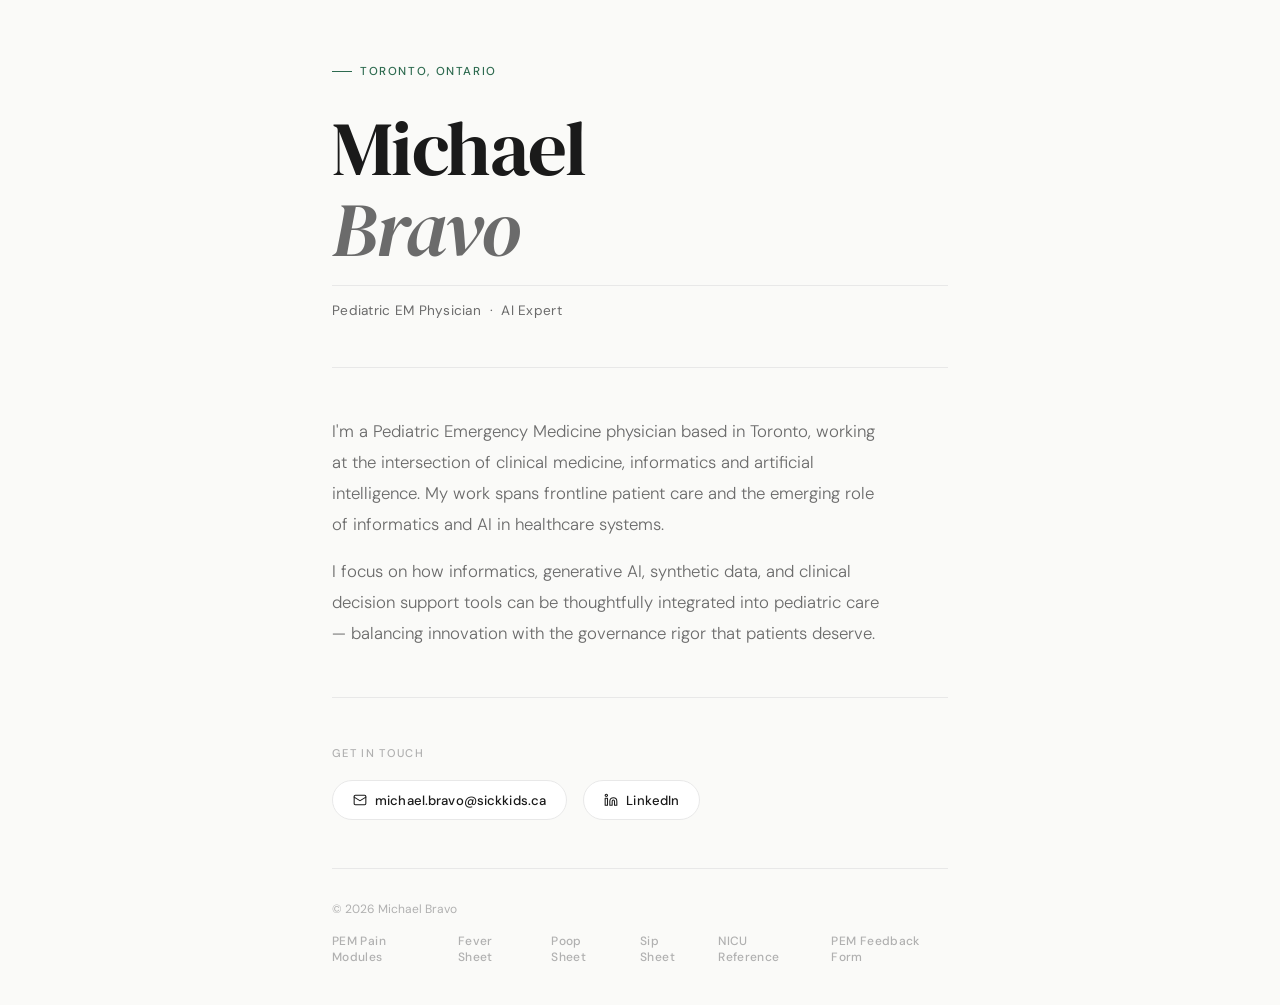
<file: index.html>
<!DOCTYPE html>
<html lang="en">
<head>
<meta charset="UTF-8">
<meta name="viewport" content="width=device-width, initial-scale=1.0">
<link rel="icon" href="data:image/svg+xml,<svg xmlns='http://www.w3.org/2000/svg' viewBox='0 0 100 100'><text y='.9em' font-size='90'>⚕</text></svg>">
<title>Michael Bravo — Pediatric EM Physician & AI Expert</title>
<link href="https://fonts.googleapis.com/css2?family=DM+Serif+Display:ital@0;1&family=DM+Sans:wght@300;400;500&display=swap" rel="stylesheet">
<style>
  *, *::before, *::after { margin: 0; padding: 0; box-sizing: border-box; }

  :root {
    --ink: #1a1a1a;
    --mid: #6b6b6b;
    --light: #b0b0b0;
    --rule: #e8e8e8;
    --bg: #fafaf8;
    --accent: #2d6a4f;
  }

  html { scroll-behavior: smooth; }

  body {
    font-family: 'DM Sans', sans-serif;
    background: var(--bg);
    color: var(--ink);
    min-height: 100vh;
    display: flex;
    flex-direction: column;
  }

  /* ── LAYOUT ── */
  .wrapper {
    max-width: 680px;
    margin: 0 auto;
    padding: 0 2rem;
    width: 100%;
  }

  /* ── HEADER ── */
  header {
    padding: 4rem 0 0;
    opacity: 0;
    transform: translateY(16px);
    animation: rise 0.7s ease forwards 0.1s;
  }

  .location {
    font-size: 0.72rem;
    font-weight: 500;
    letter-spacing: 0.14em;
    text-transform: uppercase;
    color: var(--accent);
    margin-bottom: 1.8rem;
    display: flex;
    align-items: center;
    gap: 0.5rem;
  }

  .location::before {
    content: '';
    display: inline-block;
    width: 20px;
    height: 1px;
    background: var(--accent);
  }

  h1 {
    font-family: 'DM Serif Display', serif;
    font-size: clamp(3rem, 8vw, 4.8rem);
    font-weight: 400;
    line-height: 1.05;
    letter-spacing: -0.02em;
    color: var(--ink);
    margin-bottom: 0.5rem;
  }

  h1 em {
    font-style: italic;
    color: var(--mid);
  }

  .title-line {
    font-size: 0.85rem;
    font-weight: 400;
    color: var(--mid);
    letter-spacing: 0.02em;
    margin-top: 1rem;
    padding-top: 1rem;
    border-top: 1px solid var(--rule);
  }

  /* ── RULE ── */
  .divider {
    border: none;
    border-top: 1px solid var(--rule);
    margin: 3rem 0;
    opacity: 0;
    animation: rise 0.7s ease forwards 0.3s;
  }

  /* ── BIO ── */
  .bio {
    opacity: 0;
    animation: rise 0.7s ease forwards 0.4s;
  }

  .bio p {
    font-size: 1.05rem;
    font-weight: 300;
    line-height: 1.85;
    color: var(--mid);
    max-width: 560px;
  }

  .bio p + p {
    margin-top: 1rem;
  }

  /* ── CONTACT ── */
  .contact {
    margin-top: 3rem;
    padding-top: 3rem;
    border-top: 1px solid var(--rule);
    display: flex;
    flex-wrap: wrap;
    gap: 1rem;
    opacity: 0;
    animation: rise 0.7s ease forwards 0.55s;
  }

  .contact-label {
    font-size: 0.7rem;
    font-weight: 500;
    letter-spacing: 0.12em;
    text-transform: uppercase;
    color: var(--light);
    width: 100%;
    margin-bottom: 0.25rem;
  }

  .contact-link {
    display: inline-flex;
    align-items: center;
    gap: 0.5rem;
    padding: 0.65rem 1.25rem;
    border: 1px solid var(--rule);
    border-radius: 100px;
    text-decoration: none;
    color: var(--ink);
    font-size: 0.82rem;
    font-weight: 500;
    letter-spacing: 0.01em;
    transition: all 0.2s ease;
    background: white;
  }

  .contact-link:hover {
    border-color: var(--accent);
    color: var(--accent);
    background: rgba(45, 106, 79, 0.04);
  }

  .contact-link svg {
    width: 14px;
    height: 14px;
    flex-shrink: 0;
  }

  /* ── FOOTER ── */
  footer {
    margin-top: auto;
    padding: 3rem 0 2.5rem;
    opacity: 0;
    animation: rise 0.7s ease forwards 0.7s;
  }

  .footer-inner {
    display: flex;
    align-items: center;
    justify-content: space-between;
    padding-top: 2rem;
    border-top: 1px solid var(--rule);
    flex-wrap: wrap;
    gap: 1rem;
  }

  .footer-copy {
    font-size: 0.75rem;
    color: var(--light);
    font-weight: 400;
  }

  .footer-nav {
    display: flex;
    gap: 1.5rem;
  }

  .footer-nav a {
    font-size: 0.75rem;
    color: var(--light);
    text-decoration: none;
    font-weight: 500;
    letter-spacing: 0.03em;
    transition: color 0.2s;
  }

  .footer-nav a:hover {
    color: var(--accent);
  }

  /* ── ANIMATION ── */
  @keyframes rise {
    to { opacity: 1; transform: translateY(0); }
  }

  /* ── RESPONSIVE ── */
  @media (max-width: 480px) {
    header { padding-top: 2.5rem; }
    .contact-link { font-size: 0.78rem; }
  }
</style>
</head>
<body>

<div class="wrapper">

  <header>
    <p class="location">Toronto, Ontario</p>
    <h1>Michael<br><em>Bravo</em></h1>
    <p class="title-line">Pediatric EM Physician &nbsp;·&nbsp; AI Expert</p>
  </header>

  <hr class="divider">

  <div class="bio">
    <p>
      I'm a Pediatric Emergency Medicine physician based in Toronto, working at the intersection of clinical medicine, informatics and artificial intelligence. My work spans frontline patient care and the emerging role of informatics and AI in healthcare systems.
    </p>
    <p>
      I focus on how informatics, generative AI, synthetic data, and clinical decision support tools can be thoughtfully integrated into pediatric care — balancing innovation with the governance rigor that patients deserve.
    </p>
  </div>

  <div class="contact">
    <span class="contact-label">Get in touch</span>
    <a href="mailto:michael.bravo@sickkids.ca" class="contact-link">
      <svg viewBox="0 0 24 24" fill="none" stroke="currentColor" stroke-width="1.8" stroke-linecap="round" stroke-linejoin="round">
        <rect x="2" y="4" width="20" height="16" rx="2"/>
        <path d="m22 7-8.97 5.7a1.94 1.94 0 0 1-2.06 0L2 7"/>
      </svg>
      michael.bravo@sickkids.ca
    </a>
    <a href="https://www.linkedin.com/in/michael-bravo-19753028/" target="_blank" rel="noopener" class="contact-link">
      <svg viewBox="0 0 24 24" fill="none" stroke="currentColor" stroke-width="1.8" stroke-linecap="round" stroke-linejoin="round">
        <path d="M16 8a6 6 0 0 1 6 6v7h-4v-7a2 2 0 0 0-2-2 2 2 0 0 0-2 2v7h-4v-7a6 6 0 0 1 6-6z"/>
        <rect x="2" y="9" width="4" height="12"/>
        <circle cx="4" cy="4" r="2"/>
      </svg>
      LinkedIn
    </a>
  </div>

  <footer>
    <div class="footer-inner">
      <span class="footer-copy">© 2026 Michael Bravo</span>
      <nav class="footer-nav">
        <a href="/pem-pain">PEM Pain Modules</a>
        <a href="/fever-sheet">Fever Sheet</a>
        <a href="https://poopsheet.ca">Poop Sheet</a>
        <a href="https://sipsheet.ca">Sip Sheet</a>
        <a href="/nicu">NICU Reference</a>
        <a href="/feedback">PEM Feedback Form</a>
      </nav>
    </div>
  </footer>

</div>

</body>
</html>
</file>
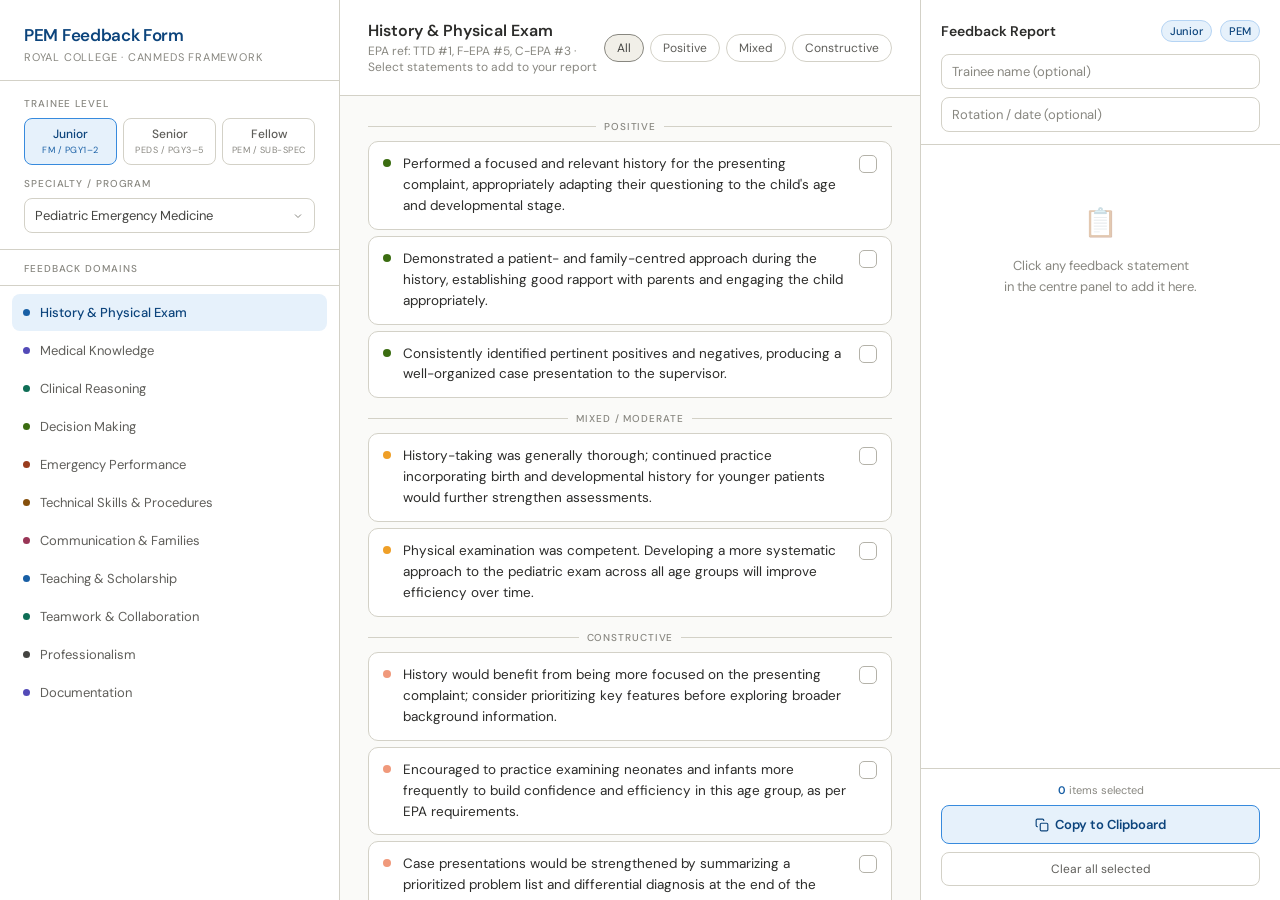
<file: feedback/index.html>
<!DOCTYPE html>
<html lang="en">
<head>
<meta charset="UTF-8">
<meta name="viewport" content="width=device-width, initial-scale=1.0">
<title>PEM Feedback Form</title>
<link href="https://fonts.googleapis.com/css2?family=DM+Sans:wght@300;400;500;600&family=DM+Mono:wght@400;500&display=swap" rel="stylesheet">
<style>
  *, *::before, *::after { box-sizing: border-box; margin: 0; padding: 0; }

  :root {
    --blue-50: #E6F1FB;
    --blue-100: #B5D4F4;
    --blue-400: #378ADD;
    --blue-600: #185FA5;
    --blue-800: #0C447C;
    --teal-50: #E1F5EE;
    --teal-200: #5DCAA5;
    --teal-600: #0F6E56;
    --teal-800: #085041;
    --green-50: #EAF3DE;
    --green-600: #3B6D11;
    --green-800: #27500A;
    --amber-50: #FAEEDA;
    --amber-200: #EF9F27;
    --amber-600: #854F0B;
    --amber-800: #633806;
    --coral-50: #FAECE7;
    --coral-200: #F0997B;
    --coral-600: #993C1D;
    --coral-800: #712B13;
    --gray-50: #F1EFE8;
    --gray-100: #D3D1C7;
    --gray-200: #B4B2A9;
    --gray-400: #888780;
    --gray-600: #5F5E5A;
    --gray-800: #444441;
    --purple-50: #EEEDFE;
    --purple-600: #534AB7;
    --purple-800: #3C3489;
  }

  body {
    font-family: 'DM Sans', sans-serif;
    background: #ffffff;
    color: #2C2C2A;
    min-height: 100vh;
    font-size: 15px;
  }

  .app-container {
    display: flex;
    height: 100vh;
    overflow: hidden;
  }

  /* SIDEBAR */
  .sidebar {
    width: 340px;
    min-width: 340px;
    background: #ffffff;
    border-right: 1px solid var(--gray-100);
    display: flex;
    flex-direction: column;
    overflow: hidden;
  }

  .sidebar-header {
    padding: 24px 24px 0;
    border-bottom: 1px solid var(--gray-100);
    background: #fff;
  }

  .app-title {
    font-size: 17px;
    font-weight: 600;
    color: var(--blue-800);
    letter-spacing: -0.3px;
    margin-bottom: 4px;
  }

  .app-subtitle {
    font-size: 11px;
    color: var(--gray-400);
    font-weight: 400;
    text-transform: uppercase;
    letter-spacing: 0.8px;
    margin-bottom: 16px;
  }

  /* TRAINEE CONFIG */
  .trainee-config {
    padding: 16px 24px;
    border-bottom: 1px solid var(--gray-100);
  }

  .config-label {
    font-size: 10px;
    text-transform: uppercase;
    letter-spacing: 0.9px;
    color: var(--gray-400);
    font-weight: 500;
    margin-bottom: 8px;
  }

  .trainee-type-grid {
    display: grid;
    grid-template-columns: 1fr 1fr 1fr;
    gap: 6px;
    margin-bottom: 12px;
  }

  .type-btn {
    border: 1px solid var(--gray-100);
    background: #fff;
    border-radius: 8px;
    padding: 8px 4px;
    font-family: 'DM Sans', sans-serif;
    font-size: 12px;
    font-weight: 500;
    color: var(--gray-600);
    cursor: pointer;
    text-align: center;
    transition: all 0.15s;
    line-height: 1.3;
  }

  .type-btn:hover {
    border-color: var(--blue-400);
    color: var(--blue-600);
    background: var(--blue-50);
  }

  .type-btn.active {
    border-color: var(--blue-400);
    background: var(--blue-50);
    color: var(--blue-800);
  }

  .type-btn .type-tag {
    display: block;
    font-size: 9px;
    font-weight: 400;
    color: var(--gray-400);
    margin-top: 2px;
    text-transform: uppercase;
    letter-spacing: 0.5px;
  }

  .type-btn.active .type-tag { color: var(--blue-600); }

  .specialty-select {
    width: 100%;
    padding: 8px 10px;
    border: 1px solid var(--gray-100);
    border-radius: 8px;
    font-family: 'DM Sans', sans-serif;
    font-size: 13px;
    color: var(--gray-800);
    background: #fff;
    appearance: none;
    background-image: url("data:image/svg+xml,%3Csvg xmlns='http://www.w3.org/2000/svg' width='12' height='12' viewBox='0 0 24 24' fill='none' stroke='%23888780' stroke-width='2'%3E%3Cpath d='m6 9 6 6 6-6'/%3E%3C/svg%3E");
    background-repeat: no-repeat;
    background-position: right 10px center;
    cursor: pointer;
  }

  .specialty-select:focus { outline: none; border-color: var(--blue-400); }

  /* DOMAIN TABS */
  .domain-nav {
    padding: 12px 24px 0;
    border-bottom: 1px solid var(--gray-100);
  }

  .domain-nav-label {
    font-size: 10px;
    text-transform: uppercase;
    letter-spacing: 0.9px;
    color: var(--gray-400);
    font-weight: 500;
    margin-bottom: 10px;
  }

  .domain-tabs {
    display: flex;
    flex-direction: column;
    gap: 1px;
  }

  .domain-tab {
    display: flex;
    align-items: center;
    gap: 10px;
    padding: 9px 10px;
    border-radius: 8px;
    cursor: pointer;
    font-size: 13px;
    color: var(--gray-600);
    font-weight: 400;
    transition: all 0.12s;
    border: 1px solid transparent;
  }

  .domain-tab:hover {
    background: var(--gray-50);
    color: var(--gray-800);
  }

  .domain-tab.active {
    background: var(--blue-50);
    color: var(--blue-800);
    font-weight: 500;
    border-color: transparent;
  }

  .domain-dot {
    width: 7px;
    height: 7px;
    border-radius: 50%;
    flex-shrink: 0;
  }

  .domain-count {
    margin-left: auto;
    font-size: 11px;
    color: var(--gray-400);
    background: var(--gray-50);
    border-radius: 20px;
    padding: 1px 7px;
    font-family: 'DM Mono', monospace;
  }

  .domain-tab.active .domain-count {
    background: var(--blue-100);
    color: var(--blue-600);
  }

  /* MAIN CONTENT */
  .main-panel {
    flex: 1;
    display: flex;
    flex-direction: column;
    overflow: hidden;
    background: #fafaf8;
  }

  .panel-header {
    background: #fff;
    border-bottom: 1px solid var(--gray-100);
    padding: 20px 28px;
    display: flex;
    align-items: center;
    justify-content: space-between;
    flex-shrink: 0;
  }

  .panel-title {
    font-size: 16px;
    font-weight: 600;
    color: #2C2C2A;
  }

  .panel-subtitle {
    font-size: 12px;
    color: var(--gray-400);
    margin-top: 2px;
  }

  .filter-bar {
    display: flex;
    gap: 6px;
  }

  .filter-btn {
    padding: 5px 12px;
    border-radius: 20px;
    border: 1px solid var(--gray-100);
    background: #fff;
    font-family: 'DM Sans', sans-serif;
    font-size: 12px;
    color: var(--gray-600);
    cursor: pointer;
    font-weight: 400;
    transition: all 0.12s;
  }

  .filter-btn:hover { border-color: var(--gray-200); background: var(--gray-50); }

  .filter-btn.active-all { border-color: var(--gray-400); color: var(--gray-800); background: var(--gray-50); }
  .filter-btn.active-pos { border-color: var(--green-600); color: var(--green-800); background: var(--green-50); }
  .filter-btn.active-mod { border-color: var(--amber-600); color: var(--amber-800); background: var(--amber-50); }
  .filter-btn.active-con { border-color: var(--coral-600); color: var(--coral-800); background: var(--coral-50); }

  .feedback-list {
    flex: 1;
    overflow-y: auto;
    padding: 16px 28px;
    display: flex;
    flex-direction: column;
    gap: 6px;
  }

  .feedback-item {
    display: flex;
    align-items: flex-start;
    gap: 12px;
    padding: 12px 14px;
    background: #fff;
    border: 1px solid var(--gray-100);
    border-radius: 10px;
    cursor: pointer;
    transition: all 0.12s;
    user-select: none;
  }

  .feedback-item:hover {
    border-color: var(--gray-200);
    background: #fff;
    transform: translateX(1px);
  }

  .feedback-item.selected {
    border-color: var(--blue-400);
    background: var(--blue-50);
  }

  .feedback-item.selected .fb-text { color: var(--blue-800); }

  .fb-tone-dot {
    width: 8px;
    height: 8px;
    border-radius: 50%;
    flex-shrink: 0;
    margin-top: 5px;
  }

  .dot-pos { background: var(--green-600); }
  .dot-mod { background: var(--amber-200); }
  .dot-con { background: var(--coral-200); }

  .fb-text {
    font-size: 13.5px;
    line-height: 1.55;
    color: #2C2C2A;
    flex: 1;
  }

  .fb-check {
    width: 18px;
    height: 18px;
    border-radius: 5px;
    border: 1.5px solid var(--gray-200);
    flex-shrink: 0;
    margin-top: 1px;
    display: flex;
    align-items: center;
    justify-content: center;
    font-size: 11px;
    color: transparent;
    background: #fff;
    transition: all 0.12s;
  }

  .feedback-item.selected .fb-check {
    background: var(--blue-400);
    border-color: var(--blue-400);
    color: #fff;
  }

  /* SECTION HEADER inside list */
  .section-header-inline {
    display: flex;
    align-items: center;
    gap: 8px;
    padding: 8px 0 2px;
    font-size: 10px;
    text-transform: uppercase;
    letter-spacing: 0.9px;
    color: var(--gray-400);
    font-weight: 500;
  }

  .section-line {
    flex: 1;
    height: 1px;
    background: var(--gray-100);
  }

  /* OUTPUT PANEL */
  .output-panel {
    width: 360px;
    min-width: 360px;
    background: #ffffff;
    border-left: 1px solid var(--gray-100);
    display: flex;
    flex-direction: column;
    overflow: hidden;
  }

  .output-header {
    padding: 20px 20px 12px;
    border-bottom: 1px solid var(--gray-100);
    background: #fff;
  }

  .output-title-row {
    display: flex;
    align-items: center;
    justify-content: space-between;
    margin-bottom: 12px;
  }

  .output-title {
    font-size: 14px;
    font-weight: 600;
    color: #2C2C2A;
  }

  .output-meta {
    display: flex;
    gap: 8px;
  }

  .meta-chip {
    font-size: 11px;
    padding: 3px 8px;
    border-radius: 20px;
    background: var(--blue-50);
    color: var(--blue-800);
    font-weight: 500;
    border: 1px solid var(--blue-100);
  }

  .trainee-name-input {
    width: 100%;
    padding: 8px 10px;
    border: 1px solid var(--gray-100);
    border-radius: 8px;
    font-family: 'DM Sans', sans-serif;
    font-size: 13px;
    color: var(--gray-800);
    background: #fff;
    margin-bottom: 8px;
  }

  .trainee-name-input::placeholder { color: var(--gray-400); }
  .trainee-name-input:focus { outline: none; border-color: var(--blue-400); }

  .rotation-input {
    width: 100%;
    padding: 8px 10px;
    border: 1px solid var(--gray-100);
    border-radius: 8px;
    font-family: 'DM Sans', sans-serif;
    font-size: 13px;
    color: var(--gray-800);
    background: #fff;
  }
  .rotation-input::placeholder { color: var(--gray-400); }
  .rotation-input:focus { outline: none; border-color: var(--blue-400); }

  .output-body {
    flex: 1;
    overflow-y: auto;
    padding: 16px 20px;
  }

  .output-section {
    margin-bottom: 16px;
  }

  .output-section-title {
    font-size: 10px;
    text-transform: uppercase;
    letter-spacing: 0.9px;
    color: var(--gray-400);
    font-weight: 500;
    margin-bottom: 8px;
    display: flex;
    align-items: center;
    gap: 6px;
  }

  .output-section-dot {
    width: 6px;
    height: 6px;
    border-radius: 50%;
  }

  .output-items {
    display: flex;
    flex-direction: column;
    gap: 6px;
  }

  .output-item {
    font-size: 13px;
    line-height: 1.55;
    color: #2C2C2A;
    padding: 8px 10px;
    background: var(--gray-50);
    border-radius: 7px;
    border-left: 2px solid transparent;
    position: relative;
    display: flex;
    align-items: flex-start;
    gap: 8px;
  }

  .output-item.pos { border-color: var(--green-600); background: var(--green-50); }
  .output-item.mod { border-color: var(--amber-200); background: var(--amber-50); }
  .output-item.con { border-color: var(--coral-200); background: var(--coral-50); }

  .remove-btn {
    flex-shrink: 0;
    background: none;
    border: none;
    cursor: pointer;
    color: var(--gray-200);
    font-size: 14px;
    line-height: 1;
    padding: 0;
    margin-top: 1px;
    transition: color 0.1s;
  }

  .remove-btn:hover { color: var(--coral-600); }

  .empty-output {
    text-align: center;
    padding: 40px 20px;
    color: var(--gray-400);
    font-size: 13px;
    line-height: 1.6;
  }

  .empty-icon {
    font-size: 28px;
    margin-bottom: 10px;
    opacity: 0.4;
  }

  .output-footer {
    padding: 14px 20px;
    border-top: 1px solid var(--gray-100);
    display: flex;
    flex-direction: column;
    gap: 8px;
    background: #fff;
  }

  .copy-btn {
    width: 100%;
    padding: 10px;
    border-radius: 8px;
    border: 1.5px solid var(--blue-400);
    background: var(--blue-50);
    color: var(--blue-800);
    font-family: 'DM Sans', sans-serif;
    font-size: 13px;
    font-weight: 600;
    cursor: pointer;
    transition: all 0.12s;
    display: flex;
    align-items: center;
    justify-content: center;
    gap: 6px;
  }

  .copy-btn:hover { background: var(--blue-100); }
  .copy-btn:active { transform: scale(0.99); }
  .copy-btn.copied { background: var(--green-50); border-color: var(--green-600); color: var(--green-800); }

  .clear-btn {
    width: 100%;
    padding: 8px;
    border-radius: 8px;
    border: 1px solid var(--gray-100);
    background: #fff;
    color: var(--gray-600);
    font-family: 'DM Sans', sans-serif;
    font-size: 12px;
    cursor: pointer;
    transition: all 0.12s;
  }

  .clear-btn:hover { border-color: var(--coral-200); color: var(--coral-600); background: var(--coral-50); }

  .selected-count {
    font-size: 11px;
    color: var(--gray-400);
    text-align: center;
  }

  .selected-count span { color: var(--blue-600); font-weight: 600; }

  .no-items-msg {
    text-align: center;
    padding: 20px;
    color: var(--gray-400);
    font-size: 13px;
    font-style: italic;
  }

  .domain-tab.fellow-only {
    border-top: 1px solid var(--gray-100);
    margin-top: 4px;
    padding-top: 12px;
  }
  .domain-tab.fellow-only .fellow-badge {
    font-size: 9px;
    background: var(--teal-50);
    color: var(--teal-600);
    border-radius: 4px;
    padding: 1px 5px;
    font-weight: 500;
    letter-spacing: 0.4px;
    margin-left: 2px;
    text-transform: uppercase;
    flex-shrink: 0;
  }
  ::-webkit-scrollbar-track { background: transparent; }
  ::-webkit-scrollbar-thumb { background: var(--gray-100); border-radius: 10px; }
  ::-webkit-scrollbar-thumb:hover { background: var(--gray-200); }

  .domain-list-scroll {
    overflow-y: auto;
    flex: 1;
    padding: 8px 12px 16px;
  }
</style>
</head>
<body>

<div class="app-container">

  <!-- SIDEBAR -->
  <div class="sidebar">
    <div class="sidebar-header">
      <div class="app-title">PEM Feedback Form</div>
      <div class="app-subtitle">Royal College · CanMEDS Framework</div>
    </div>

    <div class="trainee-config">
      <div class="config-label">Trainee Level</div>
      <div class="trainee-type-grid">
        <button class="type-btn active" onclick="setType('junior')" id="btn-junior">
          Junior
          <span class="type-tag">FM / PGY1–2</span>
        </button>
        <button class="type-btn" onclick="setType('senior')" id="btn-senior">
          Senior
          <span class="type-tag">Peds / PGY3–5</span>
        </button>
        <button class="type-btn" onclick="setType('fellow')" id="btn-fellow">
          Fellow
          <span class="type-tag">PEM / Sub-spec</span>
        </button>
      </div>

      <div class="config-label">Specialty / Program</div>
      <select class="specialty-select" id="specialty-select" onchange="setSpecialty(this.value)">
        <option value="fm">Family Medicine</option>
        <option value="peds">Pediatrics</option>
        <option value="em">Emergency Medicine</option>
        <option value="pem" selected>Pediatric Emergency Medicine</option>
        <option value="neonat">Neonatology</option>
        <option value="picu">Pediatric Critical Care</option>
        <option value="other">Other Subspecialty</option>
      </select>
    </div>

    <div class="domain-nav">
      <div class="domain-nav-label">Feedback Domains</div>
    </div>

    <div class="domain-list-scroll">
      <div class="domain-tabs" id="domain-tabs">
        <!-- populated by JS -->
      </div>
    </div>
  </div>

  <!-- MAIN FEEDBACK PANEL -->
  <div class="main-panel">
    <div class="panel-header">
      <div>
        <div class="panel-title" id="panel-title">History & Physical Examination</div>
        <div class="panel-subtitle" id="panel-subtitle">Select feedback statements to add to your report</div>
      </div>
      <div class="filter-bar">
        <button class="filter-btn active-all" id="f-all" onclick="setFilter('all')">All</button>
        <button class="filter-btn" id="f-pos" onclick="setFilter('pos')">Positive</button>
        <button class="filter-btn" id="f-mod" onclick="setFilter('mod')">Mixed</button>
        <button class="filter-btn" id="f-con" onclick="setFilter('con')">Constructive</button>
      </div>
    </div>

    <div class="feedback-list" id="feedback-list">
      <!-- populated by JS -->
    </div>
  </div>

  <!-- OUTPUT PANEL -->
  <div class="output-panel">
    <div class="output-header">
      <div class="output-title-row">
        <div class="output-title">Feedback Report</div>
        <div class="output-meta">
          <span class="meta-chip" id="meta-level">Junior</span>
          <span class="meta-chip" id="meta-spec">PEM</span>
        </div>
      </div>
      <input type="text" class="trainee-name-input" id="trainee-name" placeholder="Trainee name (optional)" />
      <input type="text" class="rotation-input" id="rotation-input" placeholder="Rotation / date (optional)" />
    </div>

    <div class="output-body" id="output-body">
      <div class="empty-output" id="empty-msg">
        <div class="empty-icon">📋</div>
        <div>Click any feedback statement<br>in the centre panel to add it here.</div>
      </div>
    </div>

    <div class="output-footer">
      <div class="selected-count" id="selected-count"><span>0</span> items selected</div>
      <button class="copy-btn" id="copy-btn" onclick="copyToClipboard()">
        <svg width="14" height="14" viewBox="0 0 24 24" fill="none" stroke="currentColor" stroke-width="2"><rect x="9" y="9" width="13" height="13" rx="2"/><path d="M5 15H4a2 2 0 0 1-2-2V4a2 2 0 0 1 2-2h9a2 2 0 0 1 2 2v1"/></svg>
        Copy to Clipboard
      </button>
      <button class="clear-btn" onclick="clearAll()">Clear all selected</button>
    </div>
  </div>
</div>

<script>
const DOMAIN_COLORS = {
  'history': { dot: '#185FA5', cls: 'c-blue' },
  'knowledge': { dot: '#534AB7', cls: 'c-purple' },
  'judgement': { dot: '#0F6E56', cls: 'c-teal' },
  'decisions': { dot: '#3B6D11', cls: 'c-green' },
  'emergency': { dot: '#993C1D', cls: 'c-coral' },
  'procedures': { dot: '#854F0B', cls: 'c-amber' },
  'communication': { dot: '#993556', cls: 'c-pink' },
  'teaching': { dot: '#185FA5', cls: 'c-blue' },
  'teamwork': { dot: '#0F6E56', cls: 'c-teal' },
  'professionalism': { dot: '#444441', cls: 'c-gray' },
  'documentation': { dot: '#534AB7', cls: 'c-purple' },
  'other': { dot: '#1D9E75', cls: 'c-teal' },
};

const DOMAINS = [
  { id: 'history', label: 'History & Physical Exam', epa: 'TTD #1, F-EPA #5, C-EPA #3' },
  { id: 'knowledge', label: 'Medical Knowledge', epa: 'CanMEDS ME 1.3' },
  { id: 'judgement', label: 'Clinical Reasoning', epa: 'F-EPA #1, C-EPA #4' },
  { id: 'decisions', label: 'Decision Making', epa: 'C-EPA #4, TTP #1' },
  { id: 'emergency', label: 'Emergency Performance', epa: 'F-EPA #1, C-EPA #1–2' },
  { id: 'procedures', label: 'Technical Skills & Procedures', epa: 'F-EPA #7, C-EPA #8–9' },
  { id: 'communication', label: 'Communication & Families', epa: 'F-EPA #4, C-EPA #10–11' },
  { id: 'teaching', label: 'Teaching & Scholarship', epa: 'C-EPA #13–14, TTP-PEM #1' },
  { id: 'teamwork', label: 'Teamwork & Collaboration', epa: 'F-EPA #5, C-EPA #1' },
  { id: 'professionalism', label: 'Professionalism', epa: 'CanMEDS P 1.1' },
  { id: 'documentation', label: 'Documentation', epa: 'F-EPA #9, C-EPA #3' },
  { id: 'other', label: 'Other: Staff Physician in Training', epa: 'TTP #1–2, CanMEDS L 4.1', fellowOnly: true },
];

const FEEDBACK = {
  history: {
    junior: [
      { tone: 'pos', text: 'Performed a focused and relevant history for the presenting complaint, appropriately adapting their questioning to the child\'s age and developmental stage.' },
      { tone: 'pos', text: 'Demonstrated a patient- and family-centred approach during the history, establishing good rapport with parents and engaging the child appropriately.' },
      { tone: 'pos', text: 'Consistently identified pertinent positives and negatives, producing a well-organized case presentation to the supervisor.' },
      { tone: 'mod', text: 'History-taking was generally thorough; continued practice incorporating birth and developmental history for younger patients would further strengthen assessments.' },
      { tone: 'mod', text: 'Physical examination was competent. Developing a more systematic approach to the pediatric exam across all age groups will improve efficiency over time.' },
      { tone: 'con', text: 'History would benefit from being more focused on the presenting complaint; consider prioritizing key features before exploring broader background information.' },
      { tone: 'con', text: 'Encouraged to practice examining neonates and infants more frequently to build confidence and efficiency in this age group, as per EPA requirements.' },
      { tone: 'con', text: 'Case presentations would be strengthened by summarizing a prioritized problem list and differential diagnosis at the end of the encounter.' },
    ],
    senior: [
      { tone: 'pos', text: 'Elicited a comprehensive history that efficiently captured all relevant medical, developmental, and psychosocial information, reflecting strong patient-centred communication.' },
      { tone: 'pos', text: 'Physical examination was thorough and well-adapted to the child\'s age and comfort level, minimizing distress without omitting key elements.' },
      { tone: 'pos', text: 'Consistently sought collateral information from family members and the medical record, synthesizing this effectively into a clear clinical summary.' },
      { tone: 'mod', text: 'Assessment is thorough; as complexity increases, focusing on the most clinically relevant components will improve efficiency in the emergency setting.' },
      { tone: 'mod', text: 'Generally strong history skills; integrating social determinants of health and family context more consistently would round out assessments for complex patients.' },
      { tone: 'con', text: 'Would benefit from additional practice with the undifferentiated or complex patient, where competing diagnostic possibilities require a broader, more structured approach.' },
      { tone: 'con', text: 'Encouraged to refine case presentations so that clinical reasoning and differential diagnosis are clearly articulated, not just the findings themselves.' },
    ],
    fellow: [
      { tone: 'pos', text: 'Demonstrates expert-level history-taking skills, efficiently synthesizing complex multisystem presentations including pertinent psychosocial and family context.' },
      { tone: 'pos', text: 'Physical examination technique is precise and efficient, confidently adapted across all pediatric age groups including neonates under time pressure.' },
      { tone: 'pos', text: 'Presentations to the team are consistently concise, diagnostically driven, and reflect sound integration of clinical findings with evidence-based reasoning.' },
      { tone: 'mod', text: 'Clinical assessments are strong; in high-acuity scenarios, continuing to model explicit articulation of reasoning for junior learners will further develop teaching skills.' },
      { tone: 'con', text: 'In rare complex cases, consider systematically revisiting the history after initial stabilization to ensure no key features are missed under time pressure.' },
    ],
  },
  knowledge: {
    junior: [
      { tone: 'pos', text: 'Demonstrated a solid baseline understanding of common pediatric conditions encountered in the ED, including appropriate first-line management strategies.' },
      { tone: 'pos', text: 'Applied knowledge of pediatric physiology appropriately when explaining diagnostic reasoning, including relevant differences from adult medicine.' },
      { tone: 'mod', text: 'Knowledge of common presentations is good; building familiarity with less common but high-stakes diagnoses (e.g., septic arthritis, intussusception) will be valuable.' },
      { tone: 'mod', text: 'Understanding of pediatric pharmacology is developing; working with a drug reference tool and reviewing weight-based dosing principles regularly will build confidence.' },
      { tone: 'con', text: 'Encouraged to supplement clinical experience with independent reading on core pediatric emergency conditions to consolidate a stronger foundational knowledge base.' },
      { tone: 'con', text: 'Would benefit from reviewing NRP and PALS protocols to increase comfort with resuscitation algorithms across age groups.' },
    ],
    senior: [
      { tone: 'pos', text: 'Demonstrated broad and clinically applicable knowledge across pediatric subspecialties, including ability to integrate evidence-based medicine into management decisions.' },
      { tone: 'pos', text: 'Consistently applied knowledge of pathophysiology to construct well-reasoned differentials and thoughtful management plans for complex patients.' },
      { tone: 'mod', text: 'Knowledge base is strong overall; further developing familiarity with cutting-edge evidence and updated guidelines in high-yield PEM topics will be beneficial.' },
      { tone: 'con', text: 'For patients with complex chronic conditions, consider proactively reviewing subspecialty guidelines and involving relevant consultants early in the course of care.' },
    ],
    fellow: [
      { tone: 'pos', text: 'Exhibits an advanced and nuanced knowledge base across the breadth of pediatric emergency medicine, integrating current literature into clinical decision-making.' },
      { tone: 'pos', text: 'Demonstrates ability to apply emerging evidence and critical appraisal skills to rapidly update management approaches in high-acuity scenarios.' },
      { tone: 'mod', text: 'Knowledge is excellent; continued engagement with academic forums, journal clubs, and scholarly work will support development as a future clinician-educator.' },
      { tone: 'con', text: 'Encouraged to deepen knowledge in a chosen area of scholarly focus to support the development of a distinct academic identity as training concludes.' },
    ],
  },
  judgement: {
    junior: [
      { tone: 'pos', text: 'Demonstrated good clinical instinct in recognizing acutely unwell patients, appropriately prioritizing assessment and seeking timely assistance.' },
      { tone: 'pos', text: 'Constructed reasonable differential diagnoses for common presentations, demonstrating thoughtful consideration of both typical and atypical features.' },
      { tone: 'mod', text: 'Clinical reasoning is developing; articulating a structured differential diagnosis and the rationale for investigations at each patient encounter will accelerate growth.' },
      { tone: 'mod', text: 'Generally good situational awareness; continuing to practice reassessing patients systematically after initial treatment will strengthen clinical judgement.' },
      { tone: 'con', text: 'Encouraged to avoid premature diagnostic closure — when a patient does not improve as expected, revisiting the differential broadly is an important habit to develop.' },
      { tone: 'con', text: 'Would benefit from structured reflection after challenging cases to identify key decision points and incorporate lessons into future clinical reasoning.' },
    ],
    senior: [
      { tone: 'pos', text: 'Demonstrated mature clinical reasoning, efficiently narrowing differentials and adapting management plans in response to evolving patient status.' },
      { tone: 'pos', text: 'Showed strong contextual judgement by integrating clinical data with social determinants and family preferences in developing individualized care plans.' },
      { tone: 'mod', text: 'Clinical judgement is well-developed; in high-uncertainty scenarios, explicitly verbalizing reasoning for the team supports learning and ensures shared understanding.' },
      { tone: 'con', text: 'For undifferentiated or atypical presentations, a more systematic consideration of all plausible diagnoses before committing to a management path would be beneficial.' },
    ],
    fellow: [
      { tone: 'pos', text: 'Clinical reasoning is consistently sophisticated, demonstrating nuanced integration of clinical findings, investigations, and patient context in complex, multisystem cases.' },
      { tone: 'pos', text: 'Exhibits excellent diagnostic calibration — appropriately confident with common presentations and appropriately cautious with undifferentiated or high-risk cases.' },
      { tone: 'mod', text: 'Reasoning skills are exceptional; an opportunity exists to make implicit reasoning more explicit in teaching encounters to model decision-making for junior learners.' },
      { tone: 'con', text: 'In resource-limited or high-volume situations, consider using structured frameworks to ensure systematic assessment is maintained under pressure.' },
    ],
  },
  decisions: {
    junior: [
      { tone: 'pos', text: 'Formulated sensible initial management plans for common presentations, selecting appropriate investigations without unnecessary testing.' },
      { tone: 'pos', text: 'Recognized the limits of their own decision-making and sought timely guidance from supervisors, which is an important sign of professional maturity.' },
      { tone: 'mod', text: 'Management plans are generally sound; gaining more experience with the evidence base for common conditions will support increasingly confident and efficient decision-making.' },
      { tone: 'mod', text: 'Good at first-line decisions; developing comfort with disposition choices — admission versus discharge, with clear safety net instructions — is a key next step.' },
      { tone: 'con', text: 'Encouraged to practice articulating a clear management plan with rationale before presenting to a supervisor, rather than waiting for direction.' },
      { tone: 'con', text: 'Consider developing a mental checklist for discharge decisions to ensure safety net instructions, follow-up plans, and return precautions are consistently addressed.' },
    ],
    senior: [
      { tone: 'pos', text: 'Consistently made evidence-informed management decisions, demonstrating appropriate resource stewardship and consideration of both clinical and family context.' },
      { tone: 'pos', text: 'Disposition decisions were well-reasoned, with clear communication of rationale to families and documentation of the clinical basis for admission or discharge.' },
      { tone: 'mod', text: 'Decisions are well-grounded; in cases of diagnostic uncertainty, exploring a broader range of management options before committing would further strengthen this skill.' },
      { tone: 'con', text: 'For patients with competing chronic and acute issues, establishing a structured priority list at the outset of care will help guide sequenced decision-making.' },
    ],
    fellow: [
      { tone: 'pos', text: 'Independently makes sound, high-stakes clinical decisions including complex disposition choices, PICU escalation, and critical care consultations.' },
      { tone: 'pos', text: 'Demonstrates excellent integration of best evidence, institutional resources, and patient-family values in formulating individualized care plans.' },
      { tone: 'mod', text: 'Decision-making is at an advanced level; narrating decision rationale explicitly during clinical rounds would enhance its educational value for learners.' },
      { tone: 'con', text: 'Encouraged to engage with the emerging literature on shared decision-making tools in PEM to further incorporate patient and family preferences into management.' },
    ],
  },
  emergency: {
    junior: [
      { tone: 'pos', text: 'Remained composed during an acute resuscitation, performing their assigned role effectively as a team member and following direction from the team leader.' },
      { tone: 'pos', text: 'Appropriately recognized early signs of clinical deterioration and escalated concerns to the supervising physician promptly and clearly.' },
      { tone: 'mod', text: 'Performed well in acute scenarios; continued exposure to simulated and real resuscitations will build confidence in initiating the ABCs independently.' },
      { tone: 'mod', text: 'Situational awareness in emergencies is developing; practicing structured SBAR handovers and closed-loop communication will help in high-stress situations.' },
      { tone: 'con', text: 'Encouraged to review pediatric resuscitation algorithms (PALS, NRP) regularly so that key sequences are automatic during real time-pressured scenarios.' },
      { tone: 'con', text: 'In emergencies, try to verbalize assessment findings and actions clearly — this supports the team, documents the thought process, and improves safety.' },
    ],
    senior: [
      { tone: 'pos', text: 'Functioned effectively as a resuscitation team member, demonstrating focused and time-efficient assessment while maintaining situational awareness throughout.' },
      { tone: 'pos', text: 'Applied resuscitation protocols accurately and with clinical adaptability, adjusting interventions appropriately as the patient\'s status evolved.' },
      { tone: 'mod', text: 'Strong in acute scenarios; transitioning toward a leadership role in resuscitations — directing tasks, using closed-loop communication, and delegating clearly — is the next step.' },
      { tone: 'con', text: 'When managing multiple acute patients simultaneously, consider explicitly reprioritizing the workload aloud to help team members align on the most urgent needs.' },
    ],
    fellow: [
      { tone: 'pos', text: 'Demonstrated expert crisis resource management in high-acuity resuscitations, clearly leading the team, delegating tasks, and maintaining situational awareness throughout.' },
      { tone: 'pos', text: 'Showed clinical composure and decisive leadership in time-critical scenarios, integrating procedures, medication management, and team communication seamlessly.' },
      { tone: 'pos', text: 'Consistently initiated post-resuscitation debriefs, supporting team learning and psychological safety following high-stress events.' },
      { tone: 'mod', text: 'Crisis leadership is excellent; continuing to work on narrating decision-making in real-time will further model expert performance for junior trainees.' },
      { tone: 'con', text: 'In complex multi-system cases, explicitly articulating reassessment triggers for the team (e.g., "if BP doesn\'t respond in 15 minutes, we will…") would enhance team preparedness.' },
    ],
  },
  procedures: {
    junior: [
      { tone: 'pos', text: 'Performed basic procedural skills (e.g., IV access, venipuncture, bag-mask ventilation) with appropriate technique, including aseptic precautions and patient positioning.' },
      { tone: 'pos', text: 'Sought appropriate supervision before procedures, obtained verbal consent clearly, and documented findings accurately post-procedure.' },
      { tone: 'mod', text: 'Procedural confidence is growing; additional supervised practice with lumbar punctures and intraosseous access will build competence in these core skills.' },
      { tone: 'mod', text: 'Technique is developing well; continuing to practice procedural sedation planning and selection will prepare for increasingly independent practice.' },
      { tone: 'con', text: 'Encouraged to proactively set up the procedural environment (equipment, lighting, positioning, analgesia) before beginning, to improve efficiency and patient comfort.' },
      { tone: 'con', text: 'When a procedure is technically challenging, verbalizing a plan and seeking assistance early reflects good professional judgment — this is always encouraged.' },
    ],
    senior: [
      { tone: 'pos', text: 'Performed a range of procedures competently and safely, including appropriate use of procedural sedation, pain management, and post-procedure monitoring.' },
      { tone: 'pos', text: 'Demonstrated skilled technique for advanced procedures (e.g., lumbar puncture, intubation, chest tube) with appropriate attention to safety and patient comfort.' },
      { tone: 'mod', text: 'Core procedures are well-performed; expanding experience with ultrasound-guided techniques and POCUS-directed procedures will further round out the procedural skill set.' },
      { tone: 'con', text: 'Consider taking a more anticipatory approach to procedural complications — reviewing potential adverse events with the team before beginning complex procedures.' },
    ],
    fellow: [
      { tone: 'pos', text: 'Performs the full scope of PEM procedures with expert-level technique, efficiency, and situational adaptation, including in high-acuity emergencies.' },
      { tone: 'pos', text: 'Demonstrates excellent POCUS skills across a variety of indications including cardiac, lung, soft tissue, and procedural guidance.' },
      { tone: 'mod', text: 'Procedural skills are excellent; continuing to develop a teaching approach for procedures will help in the transition to independent practice and supervision of junior learners.' },
      { tone: 'con', text: 'Encouraged to develop structured informed consent conversations for procedures, particularly for anxious families, to ensure clarity and shared understanding.' },
    ],
  },
  communication: {
    junior: [
      { tone: 'pos', text: 'Communicated effectively with patients and families, using plain language, checking understanding, and welcoming questions throughout the encounter.' },
      { tone: 'pos', text: 'Demonstrated empathy and cultural awareness in interactions with families, particularly in emotionally challenging situations.' },
      { tone: 'mod', text: 'Communication is generally strong; adapting language and approach for adolescent patients versus toddlers and their parents will continue to develop with experience.' },
      { tone: 'mod', text: 'Discharge conversations are improving; a structured checklist approach (diagnosis, treatment, return precautions, follow-up) would help ensure completeness.' },
      { tone: 'con', text: 'When delivering uncertain or complex information to families, pausing to check understanding and inviting questions supports shared decision-making and reduces anxiety.' },
      { tone: 'con', text: 'Encouraged to develop a consistent approach to introducing themselves and explaining their role, particularly in busy ED environments where families may feel disoriented.' },
    ],
    senior: [
      { tone: 'pos', text: 'Led family meetings and discharge conversations skillfully, demonstrating excellent balance of information delivery, emotional attunement, and shared decision-making.' },
      { tone: 'pos', text: 'Handled an emotionally charged family encounter with composure and professionalism, effectively de-escalating tension while maintaining clear clinical communication.' },
      { tone: 'mod', text: 'Communication skills are strong; continuing to develop experience with breaking bad news and goals of care conversations will prepare for the most complex situations in practice.' },
      { tone: 'con', text: 'When using interpreters, ensure communication is consistently directed to the family — maintaining eye contact and speaking directly rather than through the interpreter.' },
    ],
    fellow: [
      { tone: 'pos', text: 'Demonstrated expert-level communication across high-stakes encounters including breaking bad news, managing conflict, and goals of care discussions.' },
      { tone: 'pos', text: 'Models outstanding family-centred communication, effectively integrating family context, values, and preferences into nuanced and compassionate conversations.' },
      { tone: 'mod', text: 'Communication is consistently excellent; developing formalized teaching on communication skills for junior trainees would contribute meaningfully to the program.' },
      { tone: 'con', text: 'In conflict situations, a brief structured "pause" to reset the encounter may be beneficial when interactions escalate, before proceeding to resolution.' },
    ],
  },
  teaching: {
    junior: [
      { tone: 'pos', text: 'Took opportunities to informally teach medical students and junior learners, demonstrating enthusiasm for education and knowledge-sharing.' },
      { tone: 'mod', text: 'Early in the development of formal teaching skills; beginning to identify specific teaching moments during clinical shifts will help build this competency progressively.' },
      { tone: 'con', text: 'Encouraged to begin observing how senior residents and staff structure bedside teaching and feedback, as these are skills that develop throughout residency.' },
    ],
    senior: [
      { tone: 'pos', text: 'Provided clear and well-organized bedside teaching to junior trainees, identifying learning needs and adapting content accordingly.' },
      { tone: 'pos', text: 'Delivered formal teaching (academic half day, case presentation) that was evidence-based, well-structured, and interactive.' },
      { tone: 'mod', text: 'Teaching skills are growing; developing a consistent approach to providing direct, specific, and actionable feedback to junior learners is an important next step.' },
      { tone: 'con', text: 'When providing feedback to junior learners, aim to include concrete behavioral examples to support the learner in understanding specific areas for improvement.' },
    ],
    fellow: [
      { tone: 'pos', text: 'Demonstrates outstanding clinical teaching, consistently adapting instruction to the learner\'s level and using high-yield clinical encounters as teaching opportunities.' },
      { tone: 'pos', text: 'Delivered a scholarly presentation that reflected sophisticated critical appraisal skills, integration of current evidence, and clear academic communication.' },
      { tone: 'mod', text: 'Teaching is excellent; continuing to develop skills in giving feedback in challenging situations (e.g., struggling learners, performance concerns) will be valuable for future practice.' },
      { tone: 'con', text: 'Encouraged to formalize a scholarly project or quality improvement initiative to establish a track record of academic contribution before completion of fellowship.' },
    ],
  },
  teamwork: {
    junior: [
      { tone: 'pos', text: 'Worked respectfully and collaboratively with all members of the interprofessional team, including nurses, social workers, and allied health professionals.' },
      { tone: 'pos', text: 'Responded promptly to requests from nursing and other team members, demonstrating professional reliability and team engagement.' },
      { tone: 'mod', text: 'Team integration is developing well; proactively communicating updates and changes in patient status to nursing staff will further strengthen collaboration.' },
      { tone: 'con', text: 'Encouraged to seek out the perspectives of non-physician team members more consistently — social workers, pharmacists, and child life specialists often have critical insights.' },
    ],
    senior: [
      { tone: 'pos', text: 'Functioned effectively as a senior team member, delegating tasks appropriately, supporting junior learners, and communicating clearly with the interprofessional team.' },
      { tone: 'pos', text: 'Demonstrated strong collaborative skills during interprofessional encounters, effectively integrating input from nursing, social work, and consulting services.' },
      { tone: 'mod', text: 'Teamwork is strong; continuing to develop skills in conflict navigation and respectful disagreement within the team will be valuable as responsibilities increase.' },
      { tone: 'con', text: 'In high-volume or stressful periods, maintaining consistent communication with nursing partners helps prevent gaps in care and supports the whole team.' },
    ],
    fellow: [
      { tone: 'pos', text: 'Models exemplary collaborative practice, consistently fostering a respectful and inclusive team environment and amplifying the contributions of all team members.' },
      { tone: 'pos', text: 'Leads interprofessional team interactions with confidence, effectively managing competing priorities and advocating for patients while maintaining team cohesion.' },
      { tone: 'mod', text: 'Team leadership is excellent; developing comfort with formal conflict resolution frameworks will further support challenging interprofessional interactions.' },
      { tone: 'con', text: 'Encouraged to be mindful of how leadership style adapts in high-stress resuscitations — clear, calm direction is more effective than urgency-driven communication.' },
    ],
  },
  professionalism: {
    junior: [
      { tone: 'pos', text: 'Consistently demonstrated professional and respectful behaviours toward patients, families, and all members of the health care team.' },
      { tone: 'pos', text: 'Acknowledged uncertainty and the limits of personal knowledge appropriately, seeking assistance when needed without prompting.' },
      { tone: 'mod', text: 'Professionalism is good overall; developing consistent punctuality and timely task completion under the pressures of an ED environment will be important to maintain.' },
      { tone: 'con', text: 'Encouraged to proactively complete clinical responsibilities (documentation, order completion) in a timely manner, as this directly impacts patient safety and team function.' },
    ],
    senior: [
      { tone: 'pos', text: 'Demonstrated high standards of professional conduct, including accountability, reliability, and a consistent commitment to patient safety.' },
      { tone: 'pos', text: 'Maintained composure and professional behavior in high-stress clinical situations, serving as a positive role model for junior team members.' },
      { tone: 'mod', text: 'Professionalism is strong; developing habits around proactive self-care and recognizing the signs of fatigue and burnout in oneself and colleagues will be valuable for sustainable practice.' },
      { tone: 'con', text: 'In situations of disagreement with supervisors or consultants, channeling feedback through appropriate professional mechanisms will maintain effective working relationships.' },
    ],
    fellow: [
      { tone: 'pos', text: 'Models exemplary professional behavior across all dimensions including accountability, integrity, compassion, and commitment to quality improvement.' },
      { tone: 'pos', text: 'Demonstrates a strong commitment to patient safety, consistently identifying and escalating concerns and participating in quality improvement initiatives.' },
      { tone: 'mod', text: 'Professionalism is excellent; ongoing attention to physician wellness and sustainable career practices is worth building into the transition to independent practice.' },
      { tone: 'con', text: 'Encouraged to develop a personal approach to mentorship and advocacy for trainees in difficulty, as this will be an important leadership function in future practice.' },
    ],
  },
  documentation: {
    junior: [
      { tone: 'pos', text: 'Clinical notes were clearly structured and included relevant history, examination findings, and a management plan, meeting expectations for the level of training.' },
      { tone: 'pos', text: 'Order writing was accurate, with appropriate weight-based dosing and clear clinical indication, reflecting good attention to safe prescribing.' },
      { tone: 'mod', text: 'Documentation is developing; ensuring clinical reasoning and the rationale for key decisions are clearly reflected in notes will add significant value to the medical record.' },
      { tone: 'con', text: 'Encouraged to complete documentation in a timely manner during the shift, as delayed charting impacts handover safety and team awareness.' },
      { tone: 'con', text: 'Discharge summaries and handover notes should include clear follow-up instructions and pending results to ensure safe care transitions.' },
    ],
    senior: [
      { tone: 'pos', text: 'Documentation consistently reflected high-quality clinical reasoning, with well-organized notes that accurately conveyed the assessment, plan, and rationale for decisions.' },
      { tone: 'pos', text: 'Discharge instructions were clear, complete, and patient-friendly, including return precautions and follow-up details that supported family understanding.' },
      { tone: 'mod', text: 'Documentation is strong overall; for complex cases, ensuring that multidisciplinary communication and family discussions are reflected in the chart is increasingly important.' },
      { tone: 'con', text: 'In high-volume settings, consider using structured templates or dot phrases to maintain documentation quality while managing time efficiently.' },
    ],
    fellow: [
      { tone: 'pos', text: 'Documentation is consistently thorough, medicolegally sound, and reflects nuanced clinical reasoning — serving as a model standard for the team.' },
      { tone: 'pos', text: 'Handover documentation was exemplary, providing actionable information about pending results, outstanding issues, and clear anticipatory guidance.' },
      { tone: 'mod', text: 'Documentation quality is excellent; continuing to use charting as a teaching tool with junior learners — reviewing their notes with them — will multiply its educational impact.' },
      { tone: 'con', text: 'For sensitive encounters (mental health, child maltreatment, goals of care), ensuring documentation is both clinically complete and appropriately framed for medicolegal purposes is a priority.' },
    ],
  },
  other: {
    fellow: [
      // Nursing interactions
      { tone: 'pos', text: 'Demonstrates excellent working relationships with nursing staff, communicating orders and clinical updates clearly, respectfully, and in a timely manner.' },
      { tone: 'pos', text: 'Consistently seeks nursing input when formulating patient care plans, recognizing the value of their observations and contextual knowledge of the patient.' },
      { tone: 'pos', text: 'Nursing team has noted this fellow is approachable, responsive to concerns, and reliably closes the loop on bedside requests and clinical updates.' },
      { tone: 'mod', text: 'Nursing communication is generally good; proactively updating the bedside nurse before and after key clinical decisions would further strengthen team cohesion.' },
      { tone: 'con', text: 'Encouraged to be more consistent in communicating changes in patient status or management plan directly to nursing, rather than relying on documentation alone.' },
      { tone: 'con', text: 'At times, interactions with nursing staff under high workload pressure could be more collaborative in tone; this will be important to sustain as an independent practitioner.' },
      // Anticipatory planning
      { tone: 'pos', text: 'Demonstrates strong anticipatory planning, consistently thinking several steps ahead and preparing the team for likely clinical trajectories before they unfold.' },
      { tone: 'pos', text: 'Proactively identifies patients at risk of deterioration and establishes clear escalation plans, reducing delays in management when clinical status changes.' },
      { tone: 'pos', text: 'Reliably communicates anticipatory guidance to the oncoming team at handover, including expected results, potential clinical changes, and recommended next steps.' },
      { tone: 'mod', text: 'Anticipatory planning is developing well; more consistently verbalizing contingency plans with the team (e.g., "if X happens, we will do Y") would improve patient safety and team preparedness.' },
      { tone: 'con', text: 'In complex patients, taking a moment early in the encounter to articulate the most likely trajectory and potential complications will support more proactive and efficient management.' },
      // Efficiency and flow management
      { tone: 'pos', text: 'Manages personal clinical workload with efficiency and composure, seeing patients at an appropriate pace and maintaining consistent situational awareness across the department.' },
      { tone: 'pos', text: 'Prioritizes competing clinical demands effectively, ensuring the most acutely unwell patients are assessed first while keeping the broader patient panel moving.' },
      { tone: 'pos', text: 'Disposes patients efficiently without compromising thoroughness, demonstrating sound judgment about when assessment is complete and management plans are in place.' },
      { tone: 'pos', text: 'Balances clinical teaching responsibilities with patient flow demands well, integrating education into shifts without creating bottlenecks or delays in patient care.' },
      { tone: 'mod', text: 'Patient flow management is generally good; developing habits around regular panel review and proactive reassessment will optimize efficiency as shift complexity increases.' },
      { tone: 'mod', text: 'Manages interruptions adequately; building a more systematic approach to safely returning to interrupted tasks will be important for independent practice in high-volume environments.' },
      { tone: 'con', text: 'There is opportunity to improve efficiency by establishing clearer personal workflow habits — regular reassessment loops, early disposition planning, and proactive result review will all contribute.' },
      { tone: 'con', text: 'Occasionally spends disproportionate time on complex cases at the expense of panel flow; developing strategies to parallelize workload will be important for managing a full ED as a staff physician.' },
      // Disposition planning
      { tone: 'pos', text: 'Anticipates likely disposition early in the patient encounter, allowing early engagement with bed management, consultants, and families well before a final decision is needed.' },
      { tone: 'pos', text: 'Demonstrates nuanced understanding of admission thresholds, comfortably calibrating between safe discharge with close follow-up and admission for observation or treatment.' },
      { tone: 'pos', text: 'Communicates disposition plans clearly and efficiently to consulting services, providing a concise clinical summary and a specific question or request.' },
      { tone: 'pos', text: 'Constructs realistic and complete outpatient follow-up plans, including specific return precautions, follow-up timelines, and accessible resources for families.' },
      { tone: 'pos', text: 'Appropriately identifies patients for whom observation is safer than discharge, demonstrating sound risk stratification and comfort with diagnostic uncertainty.' },
      { tone: 'pos', text: 'Documents the rationale for borderline disposition decisions clearly and completely, including the clinical reasoning, risk discussion with families, and follow-up plan.' },
      { tone: 'mod', text: 'Disposition planning is generally sound; developing a consistent habit of documenting the explicit reasoning for borderline admission or discharge decisions will improve medicolegal protection.' },
      { tone: 'mod', text: 'Communication with consulting services is developing; providing a structured, concise clinical summary with a clearly framed question will make consultant interactions more efficient.' },
      { tone: 'con', text: 'Encouraged to engage earlier in the clinical encounter with disposition planning — identifying the likely endpoint guides investigations, family communication, and efficient use of resources.' },
      { tone: 'con', text: 'For borderline discharge decisions, it is important to document not only what was decided but why, including what safety netting was provided to the family and what follow-up was arranged.' },
      // Teaching and supervision
      { tone: 'pos', text: 'Provides junior learners with an appropriate degree of autonomy, stepping back to allow independent decision-making while remaining engaged and available for support.' },
      { tone: 'pos', text: 'Reliably identifies unsafe or flawed clinical reasoning in learners and intervenes constructively and in a timely manner, ensuring patient safety is never compromised.' },
      { tone: 'pos', text: 'Delivers high-quality bedside teaching that is concise, targeted to the learner\'s level, and directly connected to the clinical encounter at hand.' },
      { tone: 'pos', text: 'Provides real-time, specific, and actionable feedback to learners after clinical encounters, balancing acknowledgment of strengths with clear developmental suggestions.' },
      { tone: 'pos', text: 'Models professional behaviour consistently, demonstrating the values and practices of an excellent PEM physician through both direct teaching and daily conduct.' },
      { tone: 'mod', text: 'Teaching is strong; continuing to develop skill in identifying the struggling learner early — and managing this sensitively and proactively — will be an important capability in independent practice.' },
      { tone: 'mod', text: 'Balances teaching and productivity well overall; in particularly high-volume shifts, developing explicit strategies for safe task delegation and supervision will be important.' },
      { tone: 'con', text: 'Encouraged to be more consistent in providing real-time feedback to learners during the shift rather than deferring entirely to end-of-rotation assessments.' },
      { tone: 'con', text: 'At times, the level of autonomy granted to junior learners may outpace their demonstrated competence; a more graduated approach to supervision will better support both safety and learning.' },
      // Documentation and medico-legal reasoning
      { tone: 'pos', text: 'Charts consistently capture clinical reasoning in a clear and legally defensible manner, articulating the diagnostic thought process and the basis for key management decisions.' },
      { tone: 'pos', text: 'Reassessments are reliably documented in the medical record, providing a clear chronological account of the patient\'s clinical course and response to treatment.' },
      { tone: 'pos', text: 'Discharge rationale is explicitly stated in documentation, including risk stratification, safety netting provided to families, and arranged follow-up.' },
      { tone: 'pos', text: 'Return precautions are consistently and clearly documented, using language that reflects both the clinical reasoning and the information shared with the family.' },
      { tone: 'pos', text: 'Consultant discussions — including the recommendations received and their integration into the management plan — are reliably captured in the clinical record.' },
      { tone: 'mod', text: 'Documentation is generally strong; ensuring that reassessments are charted explicitly during complex or prolonged encounters will strengthen the medicolegal record.' },
      { tone: 'mod', text: 'Notes are generally clear; developing a more consistent approach to documenting consultant interactions and recommendations will improve care coordination and legal protection.' },
      { tone: 'con', text: 'Some notes are overly brief or generic in their clinical reasoning section; documenting the specific features that drove key decisions is essential from a medicolegal standpoint.' },
      { tone: 'con', text: 'Encouraged to avoid vague or defensively worded documentation (e.g., "patient stable, plan discussed") — specific, accurate, and contemporaneous notes are the most effective protection.' },
      { tone: 'con', text: 'Return precautions and discharge instructions should be documented as a standard component of every disposition note, regardless of how straightforward the presentation appears.' },
    ],
  },
};

let currentType = 'junior';
let currentDomain = 'history';
let currentFilter = 'all';
let selectedItems = {};

function setType(type) {
  currentType = type;
  ['junior','senior','fellow'].forEach(t => {
    document.getElementById('btn-'+t).classList.toggle('active', t === type);
  });
  document.getElementById('meta-level').textContent = type.charAt(0).toUpperCase()+type.slice(1);
  const domainDef = DOMAINS.find(d => d.id === currentDomain);
  if (domainDef && domainDef.fellowOnly && type !== 'fellow') {
    currentDomain = 'history';
  }
  renderDomainTabs();
  renderFeedbackList();
  renderOutput();
}

function setSpecialty(val) {
  const labels = {fm:'FM',peds:'Pediatrics',em:'Emerg Med',pem:'PEM',neonat:'Neonatology',picu:'PICU',other:'Sub-spec'};
  document.getElementById('meta-spec').textContent = labels[val] || val;
}

function setDomain(id) {
  currentDomain = id;
  document.querySelectorAll('.domain-tab').forEach(t => t.classList.toggle('active', t.dataset.id === id));
  const dom = DOMAINS.find(d => d.id === id);
  document.getElementById('panel-title').textContent = dom.label;
  document.getElementById('panel-subtitle').textContent = 'EPA ref: ' + dom.epa + ' · Select statements to add to your report';
  renderFeedbackList();
}

function setFilter(f) {
  currentFilter = f;
  document.querySelectorAll('.filter-btn').forEach(b => {
    b.className = 'filter-btn';
    if (b.id === 'f-'+f) {
      if (f==='all') b.classList.add('active-all');
      else if (f==='pos') b.classList.add('active-pos');
      else if (f==='mod') b.classList.add('active-mod');
      else b.classList.add('active-con');
    }
  });
  renderFeedbackList();
}

function renderDomainTabs() {
  const container = document.getElementById('domain-tabs');
  container.innerHTML = DOMAINS.filter(d => !d.fellowOnly || currentType === 'fellow').map(d => {
    const col = DOMAIN_COLORS[d.id];
    const count = (FEEDBACK[d.id]?.[currentType] || []).filter(i => isSelected(d.id, i.text)).length;
    const fellowClass = d.fellowOnly ? ' fellow-only' : '';
    const badge = d.fellowOnly ? '<span class="fellow-badge">Fellow</span>' : '';
    return `<div class="domain-tab${d.id===currentDomain?' active':''}${fellowClass}" data-id="${d.id}" onclick="setDomain('${d.id}')">
      <div class="domain-dot" style="background:${col.dot}"></div>
      <span>${d.label}</span>
      ${badge}
      ${count>0?`<span class="domain-count">${count}</span>`:''}
    </div>`;
  }).join('');
}

function isSelected(domain, text) {
  return selectedItems[domain] && selectedItems[domain].includes(text);
}

function toggleItem(domain, text, tone) {
  if (!selectedItems[domain]) selectedItems[domain] = [];
  const idx = selectedItems[domain].indexOf(text);
  if (idx >= 0) {
    selectedItems[domain].splice(idx, 1);
  } else {
    selectedItems[domain].push(text);
  }
  renderFeedbackList();
  renderOutput();
  renderDomainTabs();
}

function renderFeedbackList() {
  const list = document.getElementById('feedback-list');
  const allItems = FEEDBACK[currentDomain]?.[currentType] || [];
  const items = allItems.filter(i => currentFilter==='all' || i.tone===currentFilter);

  if (items.length === 0) {
    list.innerHTML = '<div class="no-items-msg">No feedback statements match the current filter.</div>';
    return;
  }

  const grouped = { pos: [], mod: [], con: [] };
  items.forEach(i => grouped[i.tone].push(i));

  const labels = { pos: 'Positive', mod: 'Mixed / Moderate', con: 'Constructive' };
  let html = '';
  ['pos','mod','con'].forEach(tone => {
    if (grouped[tone].length === 0) return;
    html += `<div class="section-header-inline"><div class="section-line"></div><span>${labels[tone]}</span><div class="section-line"></div></div>`;
    grouped[tone].forEach(item => {
      const globalIdx = allItems.indexOf(item);
      const sel = isSelected(currentDomain, item.text);
      html += `<div class="feedback-item${sel?' selected':''}" data-domain="${currentDomain}" data-idx="${globalIdx}">
        <div class="fb-tone-dot dot-${item.tone}"></div>
        <div class="fb-text">${item.text}</div>
        <div class="fb-check">${sel?'✓':''}</div>
      </div>`;
    });
  });

  list.innerHTML = html;

  list.querySelectorAll('.feedback-item').forEach(el => {
    el.addEventListener('click', () => {
      const domain = el.dataset.domain;
      const idx = parseInt(el.dataset.idx);
      const item = (FEEDBACK[domain]?.[currentType] || [])[idx];
      if (item) toggleItem(domain, item.text, item.tone);
    });
  });
}



function renderOutput() {
  const body = document.getElementById('output-body');
  const allSelected = [];
  DOMAINS.forEach(d => {
    const items = selectedItems[d.id] || [];
    items.forEach(text => {
      const found = (FEEDBACK[d.id]?.[currentType] || []).find(i => i.text === text);
      if (found) allSelected.push({ domain: d, item: found });
    });
  });

  const total = allSelected.length;
  document.getElementById('selected-count').innerHTML = `<span>${total}</span> item${total!==1?'s':''} selected`;

  if (total === 0) {
    body.innerHTML = `<div class="empty-output" id="empty-msg"><div class="empty-icon">📋</div><div>Click any feedback statement<br>in the centre panel to add it here.</div></div>`;
    return;
  }

  const byDomain = {};
  allSelected.forEach(({ domain, item }) => {
    if (!byDomain[domain.id]) byDomain[domain.id] = { domain, items: [] };
    byDomain[domain.id].items.push(item);
  });

  const col = DOMAIN_COLORS;
  let html = '<div class="output-items">';
  Object.entries(byDomain).forEach(([id, { domain, items }]) => {
    items.forEach((item, itemIdx) => {
      html += `<div class="output-item ${item.tone}">
        <span style="flex:1">${item.text}</span>
        <button class="remove-btn" data-domain="${id}" data-item-idx="${itemIdx}" title="Remove">✕</button>
      </div>`;
    });
  });
  html += '</div>';

  body.innerHTML = html;

  body.querySelectorAll('.remove-btn').forEach(btn => {
    btn.addEventListener('click', () => {
      const domain = btn.dataset.domain;
      const idx = parseInt(btn.dataset.itemIdx);
      const items = selectedItems[domain] || [];
      if (idx >= 0 && idx < items.length) {
        items.splice(idx, 1);
        selectedItems[domain] = items;
        renderFeedbackList();
        renderOutput();
        renderDomainTabs();
      }
    });
  });
}

function copyToClipboard() {
  const name = document.getElementById('trainee-name').value.trim();
  const rotation = document.getElementById('rotation-input').value.trim();
  const type = currentType.charAt(0).toUpperCase() + currentType.slice(1);
  const spec = document.getElementById('meta-spec').textContent;

  let text = 'PEM FEEDBACK REPORT\n';
  text += '===================\n';
  if (name) text += `Trainee: ${name}\n`;
  text += `Level: ${type} (${spec})\n`;
  if (rotation) text += `Rotation: ${rotation}\n`;
  text += '\n';

  const allSelected = [];
  DOMAINS.forEach(d => {
    const items = selectedItems[d.id] || [];
    items.forEach(txt => {
      const found = (FEEDBACK[d.id]?.[currentType] || []).find(i => i.text === txt);
      if (found) allSelected.push({ domain: d, item: found });
    });
  });

  const byDomain = {};
  allSelected.forEach(({ domain, item }) => {
    if (!byDomain[domain.id]) byDomain[domain.id] = { domain, items: [] };
    byDomain[domain.id].items.push(item);
  });

  Object.entries(byDomain).forEach(([id, { domain, items }]) => {
    items.forEach(item => { text += `• ${item.text}\n`; });
  });

  navigator.clipboard.writeText(text).then(() => {
    const btn = document.getElementById('copy-btn');
    btn.textContent = '✓ Copied!';
    btn.classList.add('copied');
    setTimeout(() => {
      btn.innerHTML = '<svg width="14" height="14" viewBox="0 0 24 24" fill="none" stroke="currentColor" stroke-width="2"><rect x="9" y="9" width="13" height="13" rx="2"/><path d="M5 15H4a2 2 0 0 1-2-2V4a2 2 0 0 1 2-2h9a2 2 0 0 1 2 2v1"/></svg> Copy to Clipboard';
      btn.classList.remove('copied');
    }, 2000);
  });
}

function clearAll() {
  selectedItems = {};
  renderFeedbackList();
  renderOutput();
  renderDomainTabs();
}

// INIT
renderDomainTabs();
setDomain('history');
renderOutput();

document.getElementById('trainee-name').addEventListener('input', () => {});
document.getElementById('rotation-input').addEventListener('input', () => {});
</script>

</body>
</html>
</file>
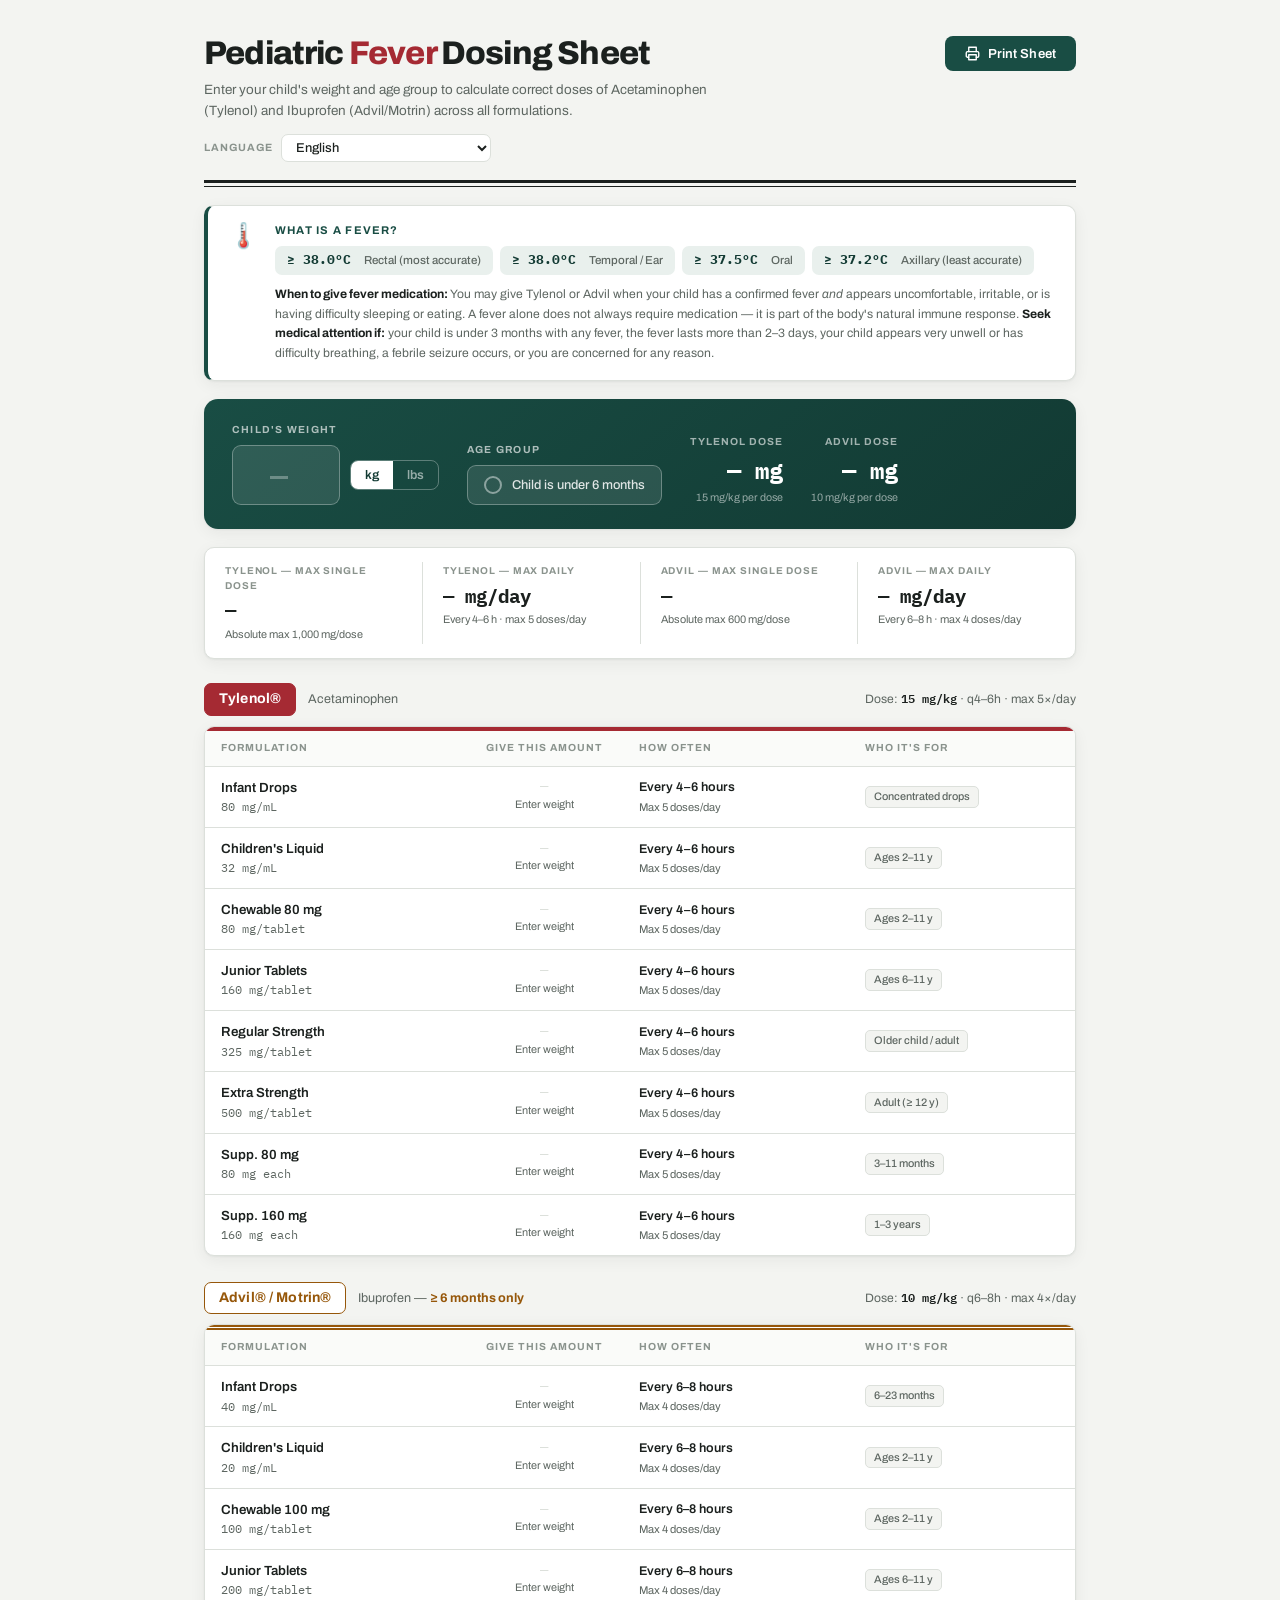
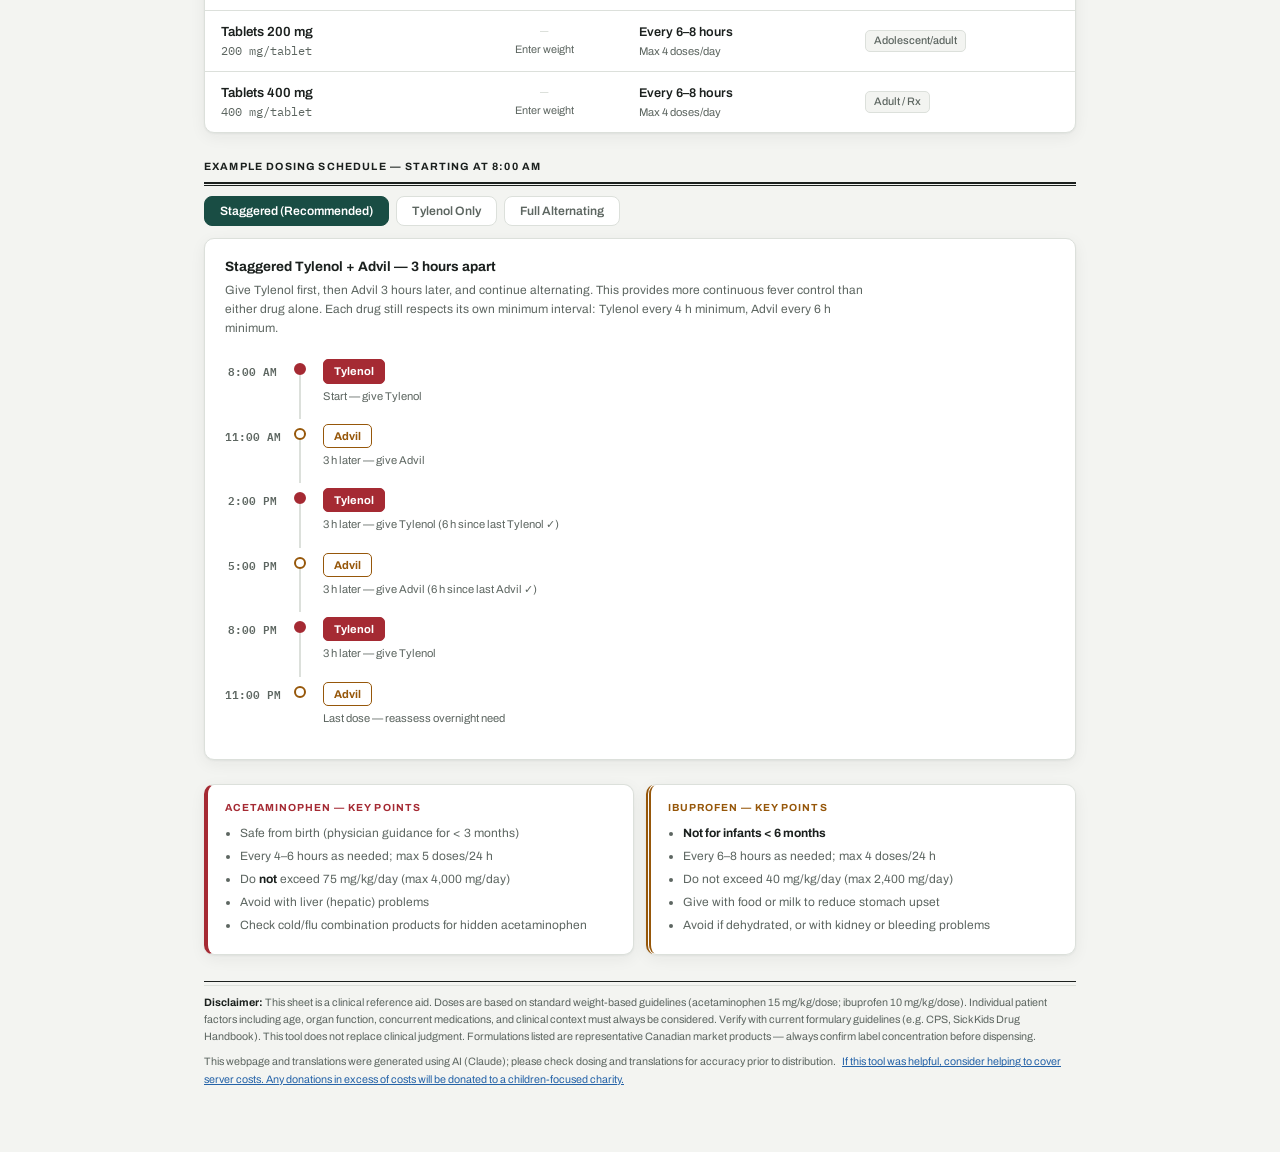
<file: fever-sheet/index.html>
<!DOCTYPE html>
<html lang="en" dir="ltr">
<head>
<meta charset="UTF-8">
<meta name="viewport" content="width=device-width, initial-scale=1.0">
<title>Pediatric Fever Dosing Sheet</title>
<link rel="icon" href="data:image/svg+xml,<svg xmlns='http://www.w3.org/2000/svg' viewBox='0 0 100 100'><text y='.9em' font-size='90'>🌡️</text></svg>">
<link rel="preconnect" href="https://fonts.googleapis.com">
<link rel="preconnect" href="https://fonts.gstatic.com" crossorigin>
<link href="https://fonts.googleapis.com/css2?family=Archivo:wght@400;500;600;700;800&family=IBM+Plex+Mono:wght@500;600;700&family=Noto+Sans+Arabic:wght@400;500;600;700&display=swap" rel="stylesheet">
<link rel="stylesheet" href="styles.css">
</head>
<body>
<div class="screen-wrapper">

  <!-- ══════════════════════════════
       HEADER
  ══════════════════════════════ -->
  <header>
    <div class="header-left">
      <h1>
        <span data-i18n="header_title">Pediatric</span>
        <span style="color:var(--red)" data-i18n="header_title_highlight">Fever</span>
        <span data-i18n="header_title_suffix">Dosing Sheet</span>
      </h1>
      <p data-i18n="header_subtitle">Enter your child's weight and age group to calculate correct doses of Acetaminophen (Tylenol) and Ibuprofen (Advil/Motrin) across all formulations.</p>

      <!-- Language selector sits below subtitle -->
      <div class="lang-selector-wrap">
        <span class="lang-selector-label" data-i18n="lang_selector_label">Language</span>
        <select id="langSelect" aria-label="Language selector"></select>
      </div>
    </div>

    <button class="print-btn" id="printBtn">
      <svg viewBox="0 0 24 24" fill="none" stroke="currentColor" stroke-width="2.2"
           stroke-linecap="round" stroke-linejoin="round" aria-hidden="true">
        <polyline points="6 9 6 2 18 2 18 9"/>
        <path d="M6 18H4a2 2 0 0 1-2-2v-5a2 2 0 0 1 2-2h16a2 2 0 0 1 2 2v5a2 2 0 0 1-2 2h-2"/>
        <rect x="6" y="14" width="12" height="8"/>
      </svg>
      <span data-i18n="print_btn">Print Sheet</span>
    </button>
  </header>

  <!-- ══════════════════════════════
       FEVER DEFINITION
  ══════════════════════════════ -->
  <div class="fever-box">
    <div class="fever-icon" aria-hidden="true">🌡️</div>
    <div>
      <h3 data-i18n="fever_box_heading">What is a Fever?</h3>
      <div class="fever-temps">
        <div class="temp-chip">≥ 38.0°C <span data-i18n="temp_rectal">Rectal (most accurate)</span></div>
        <div class="temp-chip">≥ 38.0°C <span data-i18n="temp_temporal">Temporal / Ear</span></div>
        <div class="temp-chip">≥ 37.5°C <span data-i18n="temp_oral">Oral</span></div>
        <div class="temp-chip">≥ 37.2°C <span data-i18n="temp_axillary">Axillary (least accurate)</span></div>
      </div>
      <div class="fever-note" data-i18n-html="fever_note_html">
        <strong>When to give fever medication:</strong> You may give Tylenol or Advil when your child has a confirmed fever <em>and</em> appears uncomfortable, irritable, or is having difficulty sleeping or eating. A fever alone does not always require medication — it is part of the body's natural immune response. <strong>Seek medical attention if:</strong> your child is under 3 months with any fever, the fever lasts more than 2–3 days, your child appears very unwell or has difficulty breathing, a febrile seizure occurs, or you are concerned for any reason.
      </div>
    </div>
  </div>

  <!-- ══════════════════════════════
       INPUT CARD
  ══════════════════════════════ -->
  <div class="input-card">

    <!-- Weight input -->
    <div>
      <label for="weightInput" data-i18n="label_weight">Child's Weight</label>
      <div class="weight-row">
        <input class="weight-input" id="weightInput"
               type="number" min="1" max="150" step="0.1"
               data-i18n-placeholder="weight_placeholder"
               placeholder="—">
        <div class="unit-toggle">
          <button class="unit-btn active" id="btnKg" data-unit="kg">kg</button>
          <button class="unit-btn" id="btnLbs" data-unit="lbs">lbs</button>
        </div>
      </div>
    </div>

    <!-- Age group -->
    <div>
      <label data-i18n="label_age_group">Age Group</label>
      <button class="age-toggle-btn" id="ageToggle">
        <div class="check-circle" id="ageCheck"></div>
        <span data-i18n="age_toggle_text">Child is under 6 months</span>
      </button>
    </div>

    <!-- Tylenol dose display -->
    <div class="dose-display" id="doseDisplayT">
      <div class="dose-label" data-i18n="label_tylenol_dose">Tylenol dose</div>
      <div class="dose-value" id="tylenolMgRange">— mg</div>
      <div class="dose-sub" data-i18n="dose_sub_tylenol">15 mg/kg per dose</div>
    </div>

    <!-- Advil dose display -->
    <div class="dose-display" id="doseDisplayA">
      <div class="dose-label" data-i18n="label_advil_dose">Advil dose</div>
      <div class="dose-value" id="advilMgRange">— mg</div>
      <div class="dose-sub" data-i18n="dose_sub_advil">10 mg/kg per dose</div>
    </div>

    <!-- Under-5kg warning (populated by JS) -->
    <div class="input-age-note hidden" id="inputAgeNote"></div>
  </div>

  <!-- ══════════════════════════════
       MAX BANNER
  ══════════════════════════════ -->
  <div class="max-banner">
    <div class="max-item">
      <div class="max-label" data-i18n="max_tylenol_single_label">Tylenol — Max Single Dose</div>
      <div class="max-val" id="maxTylenolDose">— mg</div>
      <div class="max-sub" data-i18n="max_tylenol_single_sub">Absolute max 1,000 mg/dose</div>
    </div>
    <div class="max-item">
      <div class="max-label" data-i18n="max_tylenol_daily_label">Tylenol — Max Daily</div>
      <div class="max-val" id="maxTylenolDay">— mg/day</div>
      <div class="max-sub" data-i18n="max_tylenol_daily_sub">Every 4–6 h · max 5 doses/day</div>
    </div>
    <div class="max-item" id="maxAdvilDoseItem">
      <div class="max-label" data-i18n="max_advil_single_label">Advil — Max Single Dose</div>
      <div class="max-val" id="maxAdvilDose">— mg</div>
      <div class="max-sub" data-i18n="max_advil_single_sub">Absolute max 600 mg/dose</div>
    </div>
    <div class="max-item" id="maxAdvilDayItem">
      <div class="max-label" data-i18n="max_advil_daily_label">Advil — Max Daily</div>
      <div class="max-val" id="maxAdvilDay">— mg/day</div>
      <div class="max-sub" data-i18n="max_advil_daily_sub">Every 6–8 h · max 4 doses/day</div>
    </div>
  </div>

  <!-- ══════════════════════════════
       TYLENOL SECTION
  ══════════════════════════════ -->
  <div class="drug-section">
    <div class="drug-header">
      <div class="drug-badge badge-tylenol">Tylenol®</div>
      <div class="drug-generic" data-i18n="tylenol_generic">Acetaminophen</div>
      <div class="drug-dose-range">
        <span data-i18n="dose">Dose:</span>
        <strong data-i18n="tylenol_dose_range"> 15 mg/kg</strong>
        <span data-i18n="tylenol_dose_suffix"> · q4–6h · max 5×/day</span>
      </div>
    </div>
    <div class="dose-table-wrap">
      <table class="dose-table tylenol">
        <thead>
          <tr>
            <th style="width:30%" data-i18n="col_formulation">Formulation</th>
            <th style="width:18%" class="col-amount" data-i18n="col_amount">Give This Amount</th>
            <th style="width:26%" data-i18n="col_how_often">How Often</th>
            <th style="width:26%" data-i18n="col_who_for">Who It's For</th>
          </tr>
        </thead>
        <tbody id="tylenolGrid"></tbody>
      </table>
    </div>
  </div>

  <!-- ══════════════════════════════
       ADVIL SECTION (≥ 6 months)
  ══════════════════════════════ -->
  <div id="advilSection">
    <div class="drug-section">
      <div class="drug-header">
        <div class="drug-badge badge-advil">Advil® / Motrin®</div>
        <div class="drug-generic" data-i18n-html="advil_generic">Ibuprofen — <em>≥ 6 months only</em></div>
        <div class="drug-dose-range">
          <span data-i18n="dose">Dose:</span>
          <strong data-i18n="advil_dose_range"> 10 mg/kg</strong>
          <span data-i18n="advil_dose_suffix"> · q6–8h · max 4×/day</span>
        </div>
      </div>
      <div class="dose-table-wrap">
        <table class="dose-table advil">
          <thead>
            <tr>
              <th style="width:30%" data-i18n="col_formulation">Formulation</th>
              <th style="width:18%" class="col-amount" data-i18n="col_amount">Give This Amount</th>
              <th style="width:26%" data-i18n="col_how_often">How Often</th>
              <th style="width:26%" data-i18n="col_who_for">Who It's For</th>
            </tr>
          </thead>
          <tbody id="advilGrid"></tbody>
        </table>
      </div>
    </div>
  </div>

  <!-- ══════════════════════════════
       ADVIL WARNING (< 6 months)
  ══════════════════════════════ -->
  <div class="advil-warning" id="advilWarning">
    <div class="advil-warning-icon" aria-hidden="true">⚠️</div>
    <div>
      <h3 data-i18n="advil_warning_title">Ibuprofen (Advil / Motrin) is NOT safe for infants under 6 months of age</h3>
      <p data-i18n-html="advil_warning_body_html">
        Ibuprofen should <strong>not</strong> be given to any child younger than 6 months old.
        For fever management in infants under 6 months, <strong>Acetaminophen (Tylenol) is the only recommended over-the-counter option</strong>
        — and only with physician guidance for newborns under 3 months of age.<br><br>
        <strong>Important:</strong> If your infant under 6 months has a fever ≥ 38.0°C (rectal),
        <strong>contact your doctor or go to the emergency department promptly.</strong>
        Fever in young infants can indicate serious infection and requires immediate medical evaluation.
      </p>
    </div>
  </div>

  <!-- ══════════════════════════════
       DOSING SCHEDULE (≥ 6 months)
  ══════════════════════════════ -->
  <div class="schedule-section" id="scheduleSection">
    <div class="schedule-header" data-i18n="schedule_header">Example Dosing Schedule — Starting at 8:00 AM</div>
    <div class="schedule-tabs">
      <button class="sched-tab active" data-schedule="staggered" data-i18n="sched_tab_staggered">Staggered (Recommended)</button>
      <button class="sched-tab" data-schedule="tylenol" data-i18n="sched_tab_tylenol">Tylenol Only</button>
      <button class="sched-tab" data-schedule="alternating" data-i18n="sched_tab_alternating">Full Alternating</button>
    </div>

    <!-- Staggered panel -->
    <div class="schedule-card sched-panel active-panel" id="panel-staggered">
      <h4 data-i18n="sched_staggered_title">Staggered Tylenol + Advil — 3 hours apart</h4>
      <div class="sched-desc" data-i18n="sched_staggered_desc">Give Tylenol first, then Advil 3 hours later, and continue alternating. This provides more continuous fever control than either drug alone. Each drug still respects its own minimum interval: Tylenol every 4 h minimum, Advil every 6 h minimum.</div>
      <div class="timeline" id="staggered-tl"></div>
    </div>

    <!-- Tylenol only panel -->
    <div class="schedule-card sched-panel" id="panel-tylenol" style="display:none">
      <h4 data-i18n="sched_tylenol_title">Tylenol Only — every 4–6 hours</h4>
      <div class="sched-desc" data-i18n="sched_tylenol_desc">Use when Advil is unavailable, not tolerated, or your physician recommends Tylenol only. Give every 4 hours as needed (maximum 5 doses in 24 hours).</div>
      <div class="timeline" id="tylenol-tl"></div>
    </div>

    <!-- Alternating panel -->
    <div class="schedule-card sched-panel" id="panel-alternating" style="display:none">
      <h4 data-i18n="sched_alternating_title">Alternating every 4 hours</h4>
      <div class="sched-desc" data-i18n="sched_alternating_desc">Strictly alternating drugs every 4 hours. Each drug is given every 8 hours (well within its maximum frequency). Keep a written log to avoid accidentally doubling a dose.</div>
      <div class="timeline" id="alternating-tl"></div>
    </div>
  </div>

  <!-- ══════════════════════════════
       SAFETY NOTES
  ══════════════════════════════ -->
  <div class="safety-grid">
    <div class="safety-card tylenol-safe">
      <h4 data-i18n="safety_tylenol_heading">Acetaminophen — Key Points</h4>
      <ul>
        <li data-i18n="safety_tylenol_1">Safe from birth (physician guidance for &lt; 3 months)</li>
        <li data-i18n="safety_tylenol_2">Every 4–6 hours as needed; max 5 doses/24 h</li>
        <li data-i18n-html="safety_tylenol_3_html">Do <strong>not</strong> exceed 75 mg/kg/day (max 4,000 mg/day)</li>
        <li data-i18n="safety_tylenol_4">Avoid with liver (hepatic) problems</li>
        <li data-i18n="safety_tylenol_5">Check cold/flu combination products for hidden acetaminophen</li>
      </ul>
    </div>
    <div class="safety-card advil-safe" id="advilSafetyCard">
      <h4 data-i18n="safety_advil_heading">Ibuprofen — Key Points</h4>
      <ul>
        <li data-i18n-html="safety_advil_1_html"><strong>Not for infants &lt; 6 months</strong></li>
        <li data-i18n="safety_advil_2">Every 6–8 hours as needed; max 4 doses/24 h</li>
        <li data-i18n="safety_advil_3">Do not exceed 40 mg/kg/day (max 2,400 mg/day)</li>
        <li data-i18n="safety_advil_4">Give with food or milk to reduce stomach upset</li>
        <li data-i18n="safety_advil_5">Avoid if dehydrated, or with kidney or bleeding problems</li>
      </ul>
    </div>
  </div>

  <!-- ══════════════════════════════
       FOOTER
  ══════════════════════════════ -->
  <footer data-i18n-html="footer_html">
    <strong>Disclaimer:</strong> This sheet is a clinical reference aid. Doses are based on standard weight-based guidelines (acetaminophen 15 mg/kg/dose; ibuprofen 10 mg/kg/dose). Individual patient factors including age, organ function, concurrent medications, and clinical context must always be considered. Verify with current formulary guidelines (e.g. CPS, SickKids Drug Handbook). This tool does not replace clinical judgment. Formulations listed are representative Canadian market products — always confirm label concentration before dispensing.
    This webpage and translations were generated using AI (Claude); please check the dosing and translations for accuracy prior to distrubiton.
  </footer>
  <footer class="no-print" style="margin-top: 8px; font-size: 0.67rem; color: var(--mid);">
  This webpage and translations were generated using AI (Claude); please check dosing and translations for accuracy prior to distribution.
  <a href="https://paypal.me/MichaelBravo" target="_blank" rel="noopener" style="color: #2563A8; margin-left: 4px;">If this tool was helpful, consider helping to cover server costs. Any donations in excess of costs will be donated to a children-focused charity.</a>
  </footer>

</div><!-- /.screen-wrapper -->

<script src="script.js" defer></script>
</body>
</html>
</file>
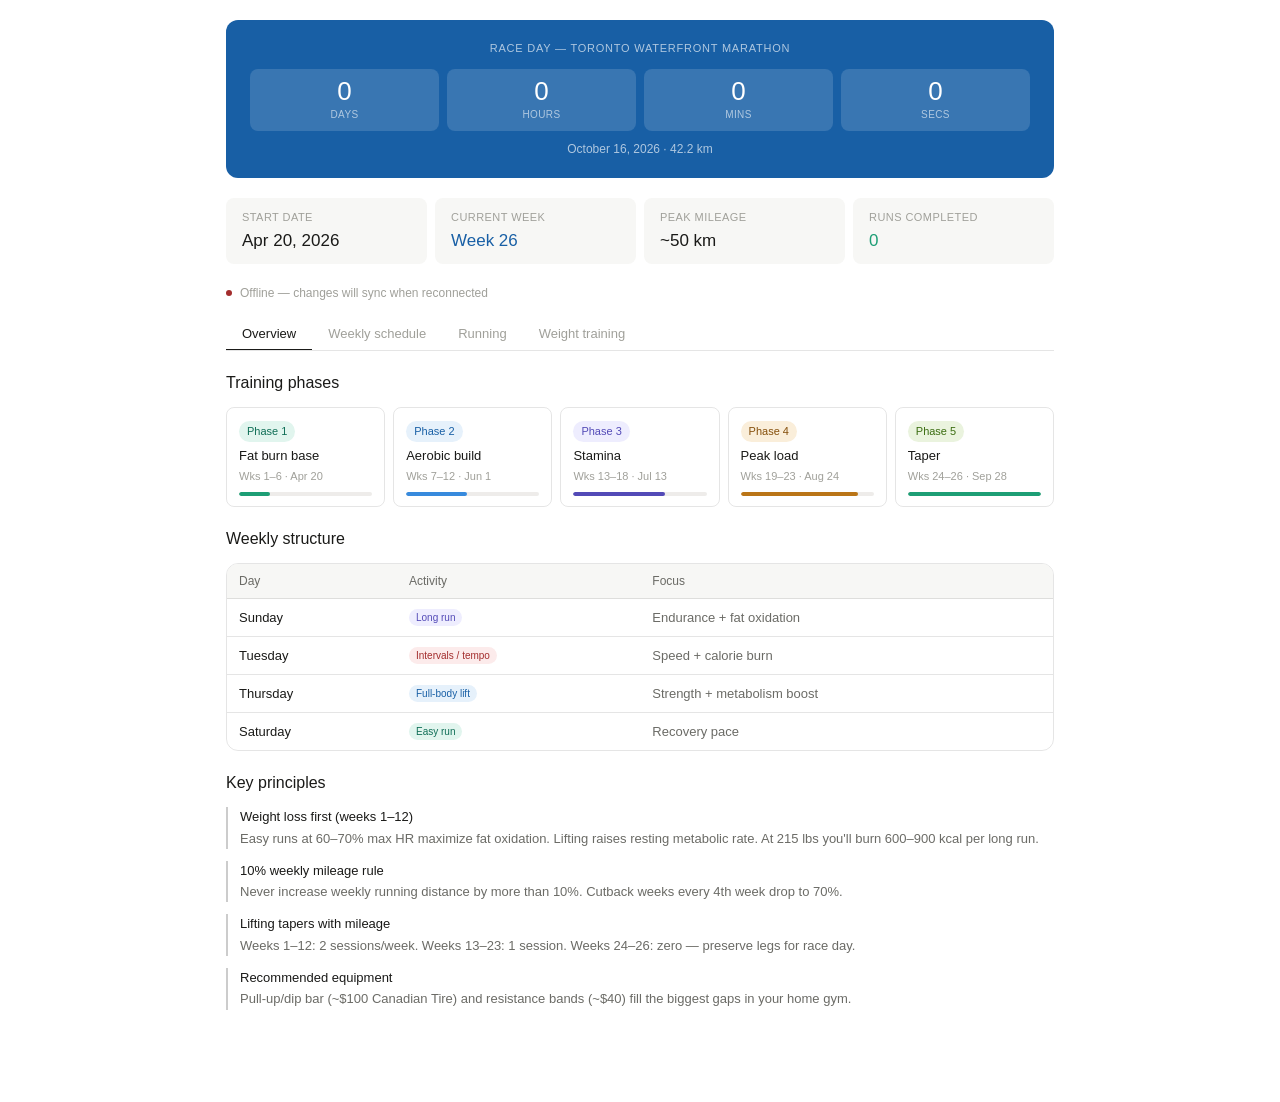
<file: marathon-training/index.html>
<!DOCTYPE html>
<html lang="en">
<head>
<meta charset="UTF-8">
<meta name="viewport" content="width=device-width, initial-scale=1.0">
<title>Marathon training plan</title>
<meta name="apple-mobile-web-app-capable" content="yes">
<meta name="apple-mobile-web-app-status-bar-style" content="default">
<meta name="apple-mobile-web-app-title" content="Marathon plan">
<meta name="theme-color" content="#185FA5">
<style>
:root{--bg:#fff;--bg2:#f7f7f5;--bg3:#eeecea;--text:#1a1a18;--text2:#6b6b66;--text3:#a0a09a;--border:rgba(0,0,0,0.1);--border2:rgba(0,0,0,0.2);--blue:#185FA5;--blue-bg:#E6F1FB;--blue-mid:#378ADD;--green:#3B6D11;--green-bg:#EAF3DE;--green-mid:#1D9E75;--red:#A32D2D;--red-bg:#FCEBEB;--amber:#854F0B;--amber-bg:#FAEEDA;--amber-mid:#BA7517;--purple:#534AB7;--purple-bg:#EEEDFE;--teal:#0F6E56;--teal-bg:#E1F5EE;--teal-mid:#1D9E75;--r:8px;--rl:12px}
@media(prefers-color-scheme:dark){:root{--bg:#1c1c1a;--bg2:#252523;--bg3:#2e2e2b;--text:#f0eeea;--text2:#9a9a94;--text3:#6b6b66;--border:rgba(255,255,255,0.1);--border2:rgba(255,255,255,0.2);--blue:#85B7EB;--blue-bg:#0C447C;--blue-mid:#378ADD;--green:#97C459;--green-bg:#27500A;--green-mid:#1D9E75;--red:#F09595;--red-bg:#791F1F;--amber:#EF9F27;--amber-bg:#633806;--amber-mid:#BA7517;--purple:#AFA9EC;--purple-bg:#26215C;--teal:#5DCAA5;--teal-bg:#04342C;--teal-mid:#1D9E75}}
*{box-sizing:border-box;margin:0;padding:0}
body{font-family:-apple-system,BlinkMacSystemFont,'Segoe UI',sans-serif;background:var(--bg);color:var(--text);line-height:1.5;min-height:100vh}
.container{max-width:860px;margin:0 auto;padding:1.25rem 1rem 5rem}
.cd-card{background:var(--blue);border-radius:var(--rl);padding:1.25rem 1.5rem;margin-bottom:1.25rem;text-align:center}
.cd-title{font-size:11px;font-weight:500;color:rgba(255,255,255,.65);text-transform:uppercase;letter-spacing:.07em;margin-bottom:.75rem}
.cd-units{display:grid;grid-template-columns:repeat(4,minmax(0,1fr));gap:8px;margin-bottom:.6rem}
.cd-unit{background:rgba(255,255,255,.14);border-radius:var(--r);padding:.55rem .4rem}
.cd-num{font-size:26px;font-weight:500;color:#fff;line-height:1.1}
.cd-lbl{font-size:10px;color:rgba(255,255,255,.6);text-transform:uppercase;letter-spacing:.04em;margin-top:1px}
.cd-sub{font-size:12px;color:rgba(255,255,255,.65)}
.stats{display:grid;grid-template-columns:repeat(4,minmax(0,1fr));gap:8px;margin-bottom:1.25rem}
.stat{background:var(--bg2);border-radius:var(--r);padding:.65rem 1rem}
.stat-lbl{font-size:11px;color:var(--text3);text-transform:uppercase;letter-spacing:.04em;margin-bottom:3px}
.stat-val{font-size:17px;font-weight:500;color:var(--text)}
.stat-val.blue{color:var(--blue)}.stat-val.green{color:var(--green-mid)}
.sync-row{display:flex;align-items:center;gap:8px;margin-bottom:1rem;font-size:12px;color:var(--text3)}
.sync-dot{width:6px;height:6px;border-radius:50%;background:var(--text3);flex-shrink:0;transition:background .3s}
.sync-dot.ok{background:var(--green-mid)}.sync-dot.err{background:var(--red)}.sync-dot.spin{background:var(--amber-mid)}
.tab-bar{display:flex;border-bottom:0.5px solid var(--border);margin-bottom:1.25rem;overflow-x:auto;-webkit-overflow-scrolling:touch}
.tab{padding:8px 16px;font-size:13px;color:var(--text3);cursor:pointer;border:none;background:none;border-bottom:2px solid transparent;margin-bottom:-1px;white-space:nowrap;transition:color .15s}
.tab.active{color:var(--text);border-bottom-color:var(--text);font-weight:500}
.tab:hover:not(.active){color:var(--text2)}
.panel{display:none}.panel.active{display:block}
.card{background:var(--bg);border:0.5px solid var(--border);border-radius:var(--rl);padding:1rem 1.25rem;margin-bottom:.75rem}
.card-title{font-size:11px;font-weight:500;color:var(--text2);text-transform:uppercase;letter-spacing:.05em;margin-bottom:1rem}
.badge{display:inline-block;font-size:11px;padding:2px 8px;border-radius:20px;font-weight:500}
.ph1{background:var(--teal-bg);color:var(--teal)}.ph2{background:var(--blue-bg);color:var(--blue)}.ph3{background:var(--purple-bg);color:var(--purple)}.ph4{background:var(--amber-bg);color:var(--amber)}.ph5{background:var(--green-bg);color:var(--green)}
.phase-grid{display:grid;grid-template-columns:repeat(5,minmax(0,1fr));gap:8px;margin-bottom:1.25rem}
.phase-card{border:0.5px solid var(--border);border-radius:var(--r);padding:10px 12px}
.phase-name{font-size:13px;font-weight:500;color:var(--text);margin:4px 0 2px}
.phase-wks{font-size:11px;color:var(--text3)}
.mini-bar-wrap{height:4px;background:var(--bg3);border-radius:2px;margin-top:8px;overflow:hidden}
.mini-bar{height:100%;border-radius:2px}
.phase-heading{font-size:11px;font-weight:500;color:var(--text3);text-transform:uppercase;letter-spacing:.05em;margin:1.25rem 0 .6rem}
.phase-heading:first-child{margin-top:0}
.week-card{border:0.5px solid var(--border);border-radius:var(--rl);margin-bottom:8px;overflow:hidden}
.week-hdr{display:flex;align-items:center;gap:8px;padding:.7rem 1rem;cursor:pointer;user-select:none;background:var(--bg);transition:background .2s}
.week-hdr:hover{background:var(--bg2)}
.week-hdr.all-done{background:var(--teal-bg)}.week-hdr.all-done:hover{background:var(--teal-bg)}
.week-hdr.all-done .wk-num,.week-hdr.all-done .wk-dates,.week-hdr.all-done .wk-prog-lbl{color:var(--teal)}
.week-hdr.all-done .chevron{color:var(--teal)}
.week-hdr.is-current{border-left:3px solid var(--blue)}
.wk-num{font-size:13px;font-weight:500;min-width:66px}
.wk-dates{font-size:12px;color:var(--text3);flex:1;display:flex;align-items:center;gap:6px;flex-wrap:wrap}
.wk-right{display:flex;align-items:center;gap:8px;flex-shrink:0}
.wk-prog-lbl{font-size:11px;color:var(--text3);white-space:nowrap}
.wk-prog-bar{width:44px;height:4px;background:var(--border);border-radius:2px;overflow:hidden}
.wk-prog-fill{height:100%;background:var(--teal-mid);border-radius:2px;transition:width .3s}
.chevron{font-size:11px;color:var(--text3);transition:transform .2s;flex-shrink:0}
.week-body{display:none;padding:.75rem 1rem 1rem;border-top:0.5px solid var(--border)}
.week-body.open{display:block}
.day-list{display:flex;flex-direction:column}
.day-item{display:flex;align-items:flex-start;gap:12px;padding:10px 0;border-bottom:0.5px solid var(--border)}
.day-item:last-child{border-bottom:none}
.day-left{flex:1;min-width:0}
.day-name{font-size:10px;font-weight:500;color:var(--text3);text-transform:uppercase;letter-spacing:.04em;margin-bottom:4px}
.day-detail{font-size:12px;color:var(--text2);line-height:1.5;margin-top:3px}
.run-tag{display:inline-block;font-size:10px;padding:1px 7px;border-radius:10px;font-weight:500;margin-bottom:2px}
.tag-easy{background:var(--teal-bg);color:var(--teal)}.tag-tempo{background:var(--amber-bg);color:var(--amber)}.tag-long{background:var(--purple-bg);color:var(--purple)}.tag-interval{background:var(--red-bg);color:var(--red)}.tag-rest{background:var(--bg3);color:var(--text3)}.tag-lift{background:var(--blue-bg);color:var(--blue)}.tag-race{background:var(--red-bg);color:var(--red)}
.day-cb{width:22px;height:22px;border-radius:50%;border:1.5px solid var(--border2);background:var(--bg);cursor:pointer;flex-shrink:0;margin-top:2px;display:flex;align-items:center;justify-content:center;transition:all .15s}
.day-cb:hover{border-color:var(--teal-mid)}
.day-cb.checked{background:var(--teal-mid);border-color:var(--teal-mid)}
.day-cb.checked::after{content:'';display:block;width:5px;height:9px;border:2px solid #fff;border-top:none;border-left:none;transform:rotate(45deg) translate(-1px,-1px)}
.day-cb.no-cb{visibility:hidden;cursor:default}
.tbl{width:100%;font-size:13px;border-collapse:collapse}
.tbl th{text-align:left;padding:8px 12px;font-weight:500;color:var(--text2);background:var(--bg2);font-size:12px}
.tbl td{padding:8px 12px;border-top:0.5px solid var(--border)}
.tbl tr:hover td{background:var(--bg2)}
.lift-grid{display:grid;grid-template-columns:repeat(2,minmax(0,1fr));gap:10px;margin-bottom:1rem}
.lc{border:0.5px solid var(--border);border-radius:var(--rl);padding:1rem 1.25rem}
.lc-title{font-size:14px;font-weight:500;margin-bottom:3px}
.lc-sub{font-size:12px;color:var(--text3);margin-bottom:.75rem}
.er{display:flex;justify-content:space-between;padding:5px 0;border-bottom:0.5px solid var(--border);font-size:13px}
.er:last-child{border-bottom:none}
.er-sets{color:var(--text2)}
.tip{border-left:2px solid var(--border2);padding-left:12px;margin-bottom:12px}
.tip-title{font-size:13px;font-weight:500;margin-bottom:2px}
.tip-text{font-size:13px;color:var(--text2);line-height:1.55}
.sec-title{font-size:16px;font-weight:500;margin-bottom:.75rem}
.pace-wrap{background:var(--bg2);border-radius:var(--rl);padding:1rem 1.25rem;margin-bottom:1.25rem}
.pace-inputs{display:grid;grid-template-columns:1fr 1fr auto;gap:8px;margin-bottom:1rem;align-items:end}
.pace-inputs label{font-size:12px;color:var(--text2);display:block;margin-bottom:4px}
.pace-inputs input,.pace-inputs select{width:100%;height:36px;padding:0 10px;border:0.5px solid var(--border2);border-radius:var(--r);background:var(--bg);color:var(--text);font-size:13px;outline:none;-webkit-appearance:none;appearance:none}
.pace-inputs input:focus,.pace-inputs select:focus{border-color:var(--blue)}
.pace-btn{height:36px;padding:0 18px;background:var(--blue);color:#fff;border:none;border-radius:var(--r);font-size:13px;font-weight:500;cursor:pointer;white-space:nowrap}
.pace-btn:hover{opacity:.88}
.pace-results{display:grid;grid-template-columns:repeat(3,minmax(0,1fr));gap:8px}
.pr{background:var(--bg);border:0.5px solid var(--border);border-radius:var(--r);padding:.65rem 1rem}
.pr-lbl{font-size:11px;color:var(--text3);text-transform:uppercase;letter-spacing:.04em;margin-bottom:3px}
.pr-val{font-size:16px;font-weight:500}
.pr-sub{font-size:11px;color:var(--text3);margin-top:1px}
@media(max-width:560px){.stats{grid-template-columns:repeat(2,minmax(0,1fr))}.phase-grid{grid-template-columns:repeat(2,minmax(0,1fr))}.lift-grid{grid-template-columns:1fr}.cd-num{font-size:20px}.pace-inputs{grid-template-columns:1fr}.pace-results{grid-template-columns:repeat(2,minmax(0,1fr))}}
</style>
</head>
<body>
<div class="container">

<div class="cd-card">
  <div class="cd-title">Race day — Toronto Waterfront Marathon</div>
  <div class="cd-units">
    <div class="cd-unit"><div class="cd-num" id="cd-d">—</div><div class="cd-lbl">Days</div></div>
    <div class="cd-unit"><div class="cd-num" id="cd-h">—</div><div class="cd-lbl">Hours</div></div>
    <div class="cd-unit"><div class="cd-num" id="cd-m">—</div><div class="cd-lbl">Mins</div></div>
    <div class="cd-unit"><div class="cd-num" id="cd-s">—</div><div class="cd-lbl">Secs</div></div>
  </div>
  <div class="cd-sub">October 16, 2026 · 42.2 km</div>
</div>

<div class="stats">
  <div class="stat"><div class="stat-lbl">Start date</div><div class="stat-val">Apr 20, 2026</div></div>
  <div class="stat"><div class="stat-lbl">Current week</div><div class="stat-val blue" id="st-wk">—</div></div>
  <div class="stat"><div class="stat-lbl">Peak mileage</div><div class="stat-val">~50 km</div></div>
  <div class="stat"><div class="stat-lbl">Runs completed</div><div class="stat-val green" id="st-runs">0</div></div>
</div>

<div class="sync-row">
  <div class="sync-dot spin" id="sync-dot"></div>
  <span id="sync-lbl">Connecting…</span>
</div>

<div class="tab-bar">
  <button class="tab active" onclick="showTab('overview',this)">Overview</button>
  <button class="tab" onclick="showTab('schedule',this)">Weekly schedule</button>
  <button class="tab" onclick="showTab('running',this)">Running</button>
  <button class="tab" onclick="showTab('lifting',this)">Weight training</button>
</div>

<div id="tab-overview" class="panel active">
  <p class="sec-title">Training phases</p>
  <div class="phase-grid">
    <div class="phase-card"><span class="badge ph1">Phase 1</span><div class="phase-name">Fat burn base</div><div class="phase-wks">Wks 1–6 · Apr 20</div><div class="mini-bar-wrap"><div class="mini-bar" style="width:23%;background:var(--teal-mid)"></div></div></div>
    <div class="phase-card"><span class="badge ph2">Phase 2</span><div class="phase-name">Aerobic build</div><div class="phase-wks">Wks 7–12 · Jun 1</div><div class="mini-bar-wrap"><div class="mini-bar" style="width:46%;background:var(--blue-mid)"></div></div></div>
    <div class="phase-card"><span class="badge ph3">Phase 3</span><div class="phase-name">Stamina</div><div class="phase-wks">Wks 13–18 · Jul 13</div><div class="mini-bar-wrap"><div class="mini-bar" style="width:69%;background:var(--purple)"></div></div></div>
    <div class="phase-card"><span class="badge ph4">Phase 4</span><div class="phase-name">Peak load</div><div class="phase-wks">Wks 19–23 · Aug 24</div><div class="mini-bar-wrap"><div class="mini-bar" style="width:88%;background:var(--amber-mid)"></div></div></div>
    <div class="phase-card"><span class="badge ph5">Phase 5</span><div class="phase-name">Taper</div><div class="phase-wks">Wks 24–26 · Sep 28</div><div class="mini-bar-wrap"><div class="mini-bar" style="width:100%;background:var(--green-mid)"></div></div></div>
  </div>
  <p class="sec-title">Weekly structure</p>
  <div style="border:0.5px solid var(--border);border-radius:var(--rl);overflow:hidden;margin-bottom:1.25rem">
    <table class="tbl"><thead><tr><th>Day</th><th>Activity</th><th>Focus</th></tr></thead><tbody>
      <tr><td style="font-weight:500">Sunday</td><td><span class="run-tag tag-long">Long run</span></td><td style="color:var(--text2)">Endurance + fat oxidation</td></tr>
      <tr><td style="font-weight:500">Tuesday</td><td><span class="run-tag tag-interval">Intervals / tempo</span></td><td style="color:var(--text2)">Speed + calorie burn</td></tr>
      <tr><td style="font-weight:500">Thursday</td><td><span class="run-tag tag-lift">Full-body lift</span></td><td style="color:var(--text2)">Strength + metabolism boost</td></tr>
      <tr><td style="font-weight:500">Saturday</td><td><span class="run-tag tag-easy">Easy run</span></td><td style="color:var(--text2)">Recovery pace</td></tr>
    </tbody></table>
  </div>
  <p class="sec-title">Key principles</p>
  <div class="tip"><div class="tip-title">Weight loss first (weeks 1–12)</div><div class="tip-text">Easy runs at 60–70% max HR maximize fat oxidation. Lifting raises resting metabolic rate. At 215 lbs you'll burn 600–900 kcal per long run.</div></div>
  <div class="tip"><div class="tip-title">10% weekly mileage rule</div><div class="tip-text">Never increase weekly running distance by more than 10%. Cutback weeks every 4th week drop to 70%.</div></div>
  <div class="tip"><div class="tip-title">Lifting tapers with mileage</div><div class="tip-text">Weeks 1–12: 2 sessions/week. Weeks 13–23: 1 session. Weeks 24–26: zero — preserve legs for race day.</div></div>
  <div class="tip"><div class="tip-title">Recommended equipment</div><div class="tip-text">Pull-up/dip bar (~$100 Canadian Tire) and resistance bands (~$40) fill the biggest gaps in your home gym.</div></div>
</div>

<div id="tab-schedule" class="panel">
  <div id="weeks-container"></div>
</div>

<div id="tab-running" class="panel">
  <p class="sec-title">Pace calculator</p>
  <div class="pace-wrap">
    <div class="pace-inputs">
      <div><label>Goal finish time</label><input type="text" id="pc-time" placeholder="4:30:00" value="4:30:00"></div>
      <div><label>Distance</label><select id="pc-dist"><option value="42.195">Marathon (42.2 km)</option><option value="21.0975">Half marathon (21.1 km)</option></select></div>
      <button class="pace-btn" onclick="calcPace()">Calculate</button>
    </div>
    <div id="pace-results" class="pace-results" style="display:none"></div>
  </div>
  <p class="sec-title">Run types</p>
  <div class="lift-grid">
    <div class="lc"><div class="lc-title"><span class="run-tag tag-easy">Easy run</span></div><div class="lc-sub">60–70% max HR · conversational pace</div><div class="er"><span>Pace</span><span class="er-sets">~7:30–8:30/km</span></div><div class="er"><span>Purpose</span><span class="er-sets">Fat oxidation</span></div><div class="er"><span>Feel</span><span class="er-sets">Can hold a conversation</span></div></div>
    <div class="lc"><div class="lc-title"><span class="run-tag tag-long">Long run</span></div><div class="lc-sub">Sunday · peaks 32–35 km</div><div class="er"><span>Pace</span><span class="er-sets">Same as easy</span></div><div class="er"><span>Fuel after</span><span class="er-sets">75 min</span></div><div class="er"><span>Peak</span><span class="er-sets">Week 21 · ~32–35 km</span></div></div>
    <div class="lc"><div class="lc-title"><span class="run-tag tag-tempo">Tempo run</span></div><div class="lc-sub">80–85% max HR · comfortably hard</div><div class="er"><span>Pace</span><span class="er-sets">~5:30–6:15/km</span></div><div class="er"><span>Structure</span><span class="er-sets">10 WU + 20–40 min + CD</span></div><div class="er"><span>Purpose</span><span class="er-sets">Lactate threshold</span></div></div>
    <div class="lc"><div class="lc-title"><span class="run-tag tag-interval">Intervals</span></div><div class="lc-sub">85–92% max HR · phases 1–2</div><div class="er"><span>Example</span><span class="er-sets">6–8 × 400 m / 90s rest</span></div><div class="er"><span>Purpose</span><span class="er-sets">VO2max, calorie burn</span></div><div class="er"><span>After phase 2</span><span class="er-sets">Replaced by tempo</span></div></div>
  </div>
  <p class="sec-title">Mileage by phase</p>
  <div style="border:0.5px solid var(--border);border-radius:var(--rl);overflow:hidden;margin-bottom:1.25rem">
    <table class="tbl"><thead><tr><th>Phase</th><th>Weeks</th><th>Weekly km</th><th>Long run</th><th>Tuesday</th></tr></thead><tbody>
      <tr><td>1 – Fat burn</td><td>1–6</td><td>20–30</td><td>10–14 km</td><td style="color:var(--text2)">Intervals 6×400 m</td></tr>
      <tr><td>2 – Aerobic</td><td>7–12</td><td>30–40</td><td>15–22 km</td><td style="color:var(--text2)">Tempo 20–30 min</td></tr>
      <tr><td>3 – Stamina</td><td>13–18</td><td>38–48</td><td>22–28 km</td><td style="color:var(--text2)">Tempo 30–40 min</td></tr>
      <tr><td>4 – Peak</td><td>19–23</td><td>44–52</td><td>28–35 km</td><td style="color:var(--text2)">Tempo 40 min</td></tr>
      <tr><td>5 – Taper</td><td>24–26</td><td>32→12</td><td>20→8 km</td><td style="color:var(--text2)">Easy 5 km</td></tr>
    </tbody></table>
  </div>
  <p class="sec-title">Toronto routes</p>
  <div class="tip"><div class="tip-title">Humber River Trail</div><div class="tip-text">Flat, paved — ideal for long runs. Access from Humber Valley Park, Etobicoke. 20+ km continuous.</div></div>
  <div class="tip"><div class="tip-title">Martin Goodman Trail</div><div class="tip-text">56 km lakefront loop, minimal elevation. Great for tempo and long runs Jun–Sep.</div></div>
  <div class="tip"><div class="tip-title">Don Valley Trail</div><div class="tip-text">Gentle hills — good for strength runs phase 2+. Access from Evergreen Brick Works.</div></div>
  <div class="tip"><div class="tip-title">Treadmill tip</div><div class="tip-text">Set 1% incline to match outdoor effort. Good for Apr–May interval work.</div></div>
</div>

<div id="tab-lifting" class="panel">
  <div style="background:var(--bg2);border-radius:var(--rl);padding:1rem 1.25rem;margin-bottom:1rem;font-size:13px;color:var(--text2);line-height:1.8"><span style="font-weight:500;color:var(--text)">Equipment</span><br>50 lb kettlebell · Adjustable dumbbells 10–50 lbs · Bench · Treadmill<br><span style="color:var(--blue)">Buy: Pull-up/dip bar (~$100) · Resistance bands (~$40)</span></div>
  <p class="sec-title">Workout A — full body (Thursday)</p>
  <p style="font-size:13px;color:var(--text2);margin-bottom:.75rem">Weeks 1–23. Compound movements, 60s rest. ~50 min.</p>
  <div class="lc" style="margin-bottom:1.25rem"><div class="er"><span>Warm-up</span><span class="er-sets">5 min</span></div><div class="er"><span>Goblet squat (50 lb KB)</span><span class="er-sets">4 × 12–15</span></div><div class="er"><span>Romanian deadlift</span><span class="er-sets">4 × 10–12</span></div><div class="er"><span>Push-up / bench press</span><span class="er-sets">3 × 12–15</span></div><div class="er"><span>KB swing (50 lb)</span><span class="er-sets">4 × 15–20</span></div><div class="er"><span>Dumbbell row</span><span class="er-sets">3 × 12</span></div><div class="er"><span>Reverse lunge</span><span class="er-sets">3 × 10/leg</span></div><div class="er"><span>Plank / dead bug</span><span class="er-sets">3 × 30–45s</span></div><div class="er"><span>Pull-up / band pull-apart</span><span class="er-sets">3 × max / 15</span></div></div>
  <p class="sec-title">Workout B — upper body (Saturday, weeks 1–12)</p>
  <div class="lc" style="margin-bottom:1.25rem"><div class="er"><span>Shoulder press</span><span class="er-sets">3 × 12</span></div><div class="er"><span>Bicep curl</span><span class="er-sets">3 × 12–15</span></div><div class="er"><span>Tricep extension</span><span class="er-sets">3 × 12</span></div><div class="er"><span>KB halo</span><span class="er-sets">3 × 8/direction</span></div><div class="er"><span>Band clamshell</span><span class="er-sets">3 × 15/side</span></div><div class="er"><span>Single-leg glute bridge</span><span class="er-sets">3 × 12/side</span></div></div>
  <p class="sec-title">Lifting progression</p>
  <div style="border:0.5px solid var(--border);border-radius:var(--rl);overflow:hidden"><table class="tbl"><thead><tr><th>Period</th><th>Sessions/wk</th><th>Focus</th></tr></thead><tbody><tr><td>Weeks 1–12</td><td>2 (Thu + Sat)</td><td style="color:var(--text2)">Fat loss, muscle preservation</td></tr><tr><td>Weeks 13–23</td><td>1 (Thu)</td><td style="color:var(--text2)">Maintenance, injury prevention</td></tr><tr><td>Weeks 24–26</td><td>0</td><td style="color:var(--text2)">Taper — full rest</td></tr></tbody></table></div>
</div>

</div>
<script>
const SB_URL='https://hhllkwosrwiahygxxrtl.supabase.co';
const SB_KEY='eyJhbGciOiJIUzI1NiIsInR5cCI6IkpXVCJ9.eyJpc3MiOiJzdXBhYmFzZSIsInJlZiI6ImhobGxrd29zcndpYWh5Z3h4cnRsIiwicm9sZSI6ImFub24iLCJpYXQiOjE3NzU2NzQxOTgsImV4cCI6MjA5MTI1MDE5OH0.3YF35ToVkAk4vhJ6ViT-aJss58GrN_Ydw07ImfmUb4E';
const SB_H={'apikey':SB_KEY,'Authorization':'Bearer '+SB_KEY,'Content-Type':'application/json','Prefer':'return=minimal'};
async function sbGet(p){const r=await fetch(SB_URL+p,{headers:SB_H});if(!r.ok)throw new Error(r.status);return r.json();}
async function sbPost(p,b){const r=await fetch(SB_URL+p,{method:'POST',headers:SB_H,body:JSON.stringify(b)});if(!r.ok)throw new Error(r.status+' '+await r.text());}
async function sbDelete(p){const r=await fetch(SB_URL+p,{method:'DELETE',headers:SB_H});if(!r.ok)throw new Error(r.status);}

const RACE=new Date('2026-10-16T07:00:00');
const START=new Date('2026-04-20');
const RUN_KEYS=['sun','tue','sat'];
let done=new Set();

// Countdown
function startCountdown(){
  function tick(){
    const d=RACE-new Date();
    if(d<=0){['d','h','m','s'].forEach(x=>document.getElementById('cd-'+x).textContent='0');return;}
    document.getElementById('cd-d').textContent=Math.floor(d/86400000);
    document.getElementById('cd-h').textContent=String(Math.floor((d%86400000)/3600000)).padStart(2,'0');
    document.getElementById('cd-m').textContent=String(Math.floor((d%3600000)/60000)).padStart(2,'0');
    document.getElementById('cd-s').textContent=String(Math.floor((d%60000)/1000)).padStart(2,'0');
  }
  tick();setInterval(tick,1000);
}

// Current week
function curWeek(){
  const d=Math.floor((new Date()-START)/86400000);
  return d<0?0:Math.min(26,Math.floor(d/7)+1);
}
function updateWeekStat(){
  const w=curWeek();
  document.getElementById('st-wk').textContent=w>0&&w<=26?'Week '+w:'—';
}

// Sync UI
function setSyncState(state,msg){
  document.getElementById('sync-dot').className='sync-dot '+state;
  document.getElementById('sync-lbl').textContent=msg;
}

// Load from Supabase
async function loadCompletions(){
  setSyncState('spin','Connecting…');
  try{
    const rows=await sbGet('/rest/v1/run_completions?select=week_num,day_key');
    done=new Set(rows.map(r=>r.week_num+'-'+r.day_key));
    setSyncState('ok','Synced');
  }catch(e){
    setSyncState('err','Offline — changes will sync when reconnected');
    // fall back to localStorage
    done=new Set();
    for(let i=0;i<localStorage.length;i++){
      const k=localStorage.key(i);
      if(k&&k.startsWith('mp_'))done.add(k.slice(3));
    }
  }
  refreshAll();
  updateRunCount();
}

// Toggle
async function toggleCb(el,w,day){
  const k=w+'-'+day;
  const wasDone=done.has(k);
  // Optimistic update
  if(wasDone){done.delete(k);el.classList.remove('checked');}
  else{done.add(k);el.classList.add('checked');}
  updateWeekHeader(w);
  updateRunCount();
  // Persist
  try{
    if(wasDone){
      await sbDelete('/rest/v1/run_completions?week_num=eq.'+w+'&day_key=eq.'+day);
      localStorage.removeItem('mp_'+k);
    }else{
      await sbPost('/rest/v1/run_completions',{week_num:w,day_key:day});
      localStorage.setItem('mp_'+k,'1');
    }
  }catch(e){
    // Rollback
    if(wasDone){done.add(k);el.classList.add('checked');}
    else{done.delete(k);el.classList.remove('checked');}
    updateWeekHeader(w);updateRunCount();
    setSyncState('err','Save failed — check connection');
  }
}

function refreshAll(){
  document.querySelectorAll('.day-cb[data-w]').forEach(el=>{
    const k=el.dataset.w+'-'+el.dataset.d;
    el.classList.toggle('checked',done.has(k));
  });
  for(let w=1;w<=26;w++)updateWeekHeader(w);
}

function updateWeekHeader(w){
  const count=RUN_KEYS.filter(d=>done.has(w+'-'+d)).length;
  const total=RUN_KEYS.length;
  const all=count===total;
  const hdr=document.getElementById('whdr-'+w);
  const lbl=document.getElementById('wpl-'+w);
  const fill=document.getElementById('wpf-'+w);
  if(hdr)hdr.classList.toggle('all-done',all);
  if(lbl){lbl.textContent=count+'/'+total;lbl.style.color=all?'var(--teal)':'var(--text3)';}
  if(fill)fill.style.width=Math.round(count/total*100)+'%';
}

function updateRunCount(){
  document.getElementById('st-runs').textContent=done.size;
}

// Schedule data
const LONG=[,'10','11','13','10 (cutback)','14','16','17','19','16 (cutback)','21','22','19 (cutback)','23','25','21 (cutback)','26','27','24 (cutback)','29','31','32–35','27 (cutback)','29','20','14','42.2'];
function phaseOf(w){if(w<=6)return{cls:'ph1',name:'Fat burn base'};if(w<=12)return{cls:'ph2',name:'Aerobic build'};if(w<=18)return{cls:'ph3',name:'Stamina'};if(w<=23)return{cls:'ph4',name:'Peak load'};return{cls:'ph5',name:'Taper'};}
function weekDates(w){const d=new Date('2026-04-20');d.setDate(d.getDate()+(w-1)*7);const e=new Date(d);e.setDate(d.getDate()+6);const f=x=>x.toLocaleDateString('en-CA',{month:'short',day:'numeric'});return f(d)+' – '+f(e);}
function getTue(w){if(w<=6)return{tag:'tag-interval',type:'Intervals',detail:'10 min warm-up · 6–8 × 400 m hard · 90s rest · cool-down'};if(w<=12)return{tag:'tag-tempo',type:'Tempo run',detail:'10 min easy · 20–30 min comfortably hard · 10 min easy'};if(w<=23)return{tag:'tag-tempo',type:'Tempo run',detail:'10 min easy · 30–40 min comfortably hard · 10 min easy'};return{tag:'tag-easy',type:'Easy run',detail:'30–40 min easy with strides at the end'};}
function getSatKm(w){if(w>=24)return w===24?6:w===25?5:4;return w>=13?9:7;}

function buildSchedule(){
  const c=document.getElementById('weeks-container');
  const cw=curWeek();
  let lastPh='';
  for(let w=1;w<=26;w++){
    const ph=phaseOf(w);
    const tue=getTue(w);
    const satKm=getSatKm(w);
    const isRace=w===26;
    if(ph.name!==lastPh){lastPh=ph.name;const h=document.createElement('div');h.className='phase-heading';h.textContent=ph.name;c.appendChild(h);}
    const thuTag=w>=24?'tag-rest':'tag-lift';
    const thuType=w>=24?'Rest':'Full-body lift';
    const thuDetail=w>=24?'Full rest — taper phase.':'Workout A: goblet squat, RDL, KB swings, push-ups, rows, lunges, core. ~50 min.';
    const satDetail=satKm+' km easy'+(w<=12?' + Workout B upper body (~30 min).':'.');
    const isCur=w===cw;
    const days=[
      {k:'sun',lbl:'Sunday',tag:isRace?'tag-race':'tag-long',type:isRace?'Race day!':'Long run',detail:isRace?'42.2 km — Toronto Waterfront Marathon. You made it.':LONG[w]+' km at easy/conversational pace. Fuel after 75 min.',cb:true},
      {k:'tue',lbl:'Tuesday',tag:tue.tag,type:tue.type,detail:tue.detail,cb:true},
      {k:'thu',lbl:'Thursday',tag:thuTag,type:thuType,detail:thuDetail,cb:false},
      {k:'sat',lbl:'Saturday',tag:'tag-easy',type:'Easy run',detail:satDetail,cb:true},
    ];
    const card=document.createElement('div');
    card.className='week-card';
    card.innerHTML=`
      <div class="week-hdr${isCur?' is-current':''}" id="whdr-${w}" onclick="toggleWk(this)">
        <span class="wk-num">Week ${w}${isCur?'<span style="font-size:10px;color:var(--blue);font-weight:400;margin-left:4px">▸ now</span>':''}</span>
        <span class="wk-dates">${weekDates(w)} <span class="badge ${ph.cls}">${ph.name}</span></span>
        <div class="wk-right">
          <span class="wk-prog-lbl" id="wpl-${w}" style="color:var(--text3)">0/3</span>
          <div class="wk-prog-bar"><div class="wk-prog-fill" id="wpf-${w}" style="width:0%"></div></div>
          <span class="chevron">▼</span>
        </div>
      </div>
      <div class="week-body" id="wbody-${w}">
        <div class="day-list">
          ${days.map(d=>`<div class="day-item">
            <div class="day-left">
              <div class="day-name">${d.lbl}</div>
              <span class="run-tag ${d.tag}">${d.type}</span>
              <div class="day-detail">${d.detail}</div>
            </div>
            ${d.cb?`<div class="day-cb" data-w="${w}" data-d="${d.k}" onclick="toggleCb(this,${w},'${d.k}')"></div>`:`<div class="day-cb no-cb"></div>`}
          </div>`).join('')}
        </div>
      </div>`;
    c.appendChild(card);
  }
  // Auto-open current week
  if(cw>=1&&cw<=26){
    const body=document.getElementById('wbody-'+cw);
    const hdr=document.getElementById('whdr-'+cw);
    if(body)body.classList.add('open');
    if(hdr)hdr.querySelector('.chevron').style.transform='rotate(180deg)';
    setTimeout(()=>{if(hdr)hdr.scrollIntoView({behavior:'smooth',block:'start'});},300);
  }
}

function toggleWk(hdr){
  const m=hdr.id.match(/whdr-(\d+)/);
  const body=m?document.getElementById('wbody-'+m[1]):hdr.nextElementSibling;
  const chev=hdr.querySelector('.chevron');
  const open=body.classList.toggle('open');
  chev.style.transform=open?'rotate(180deg)':'';
}

// Pace calculator
function calcPace(){
  const ts=document.getElementById('pc-time').value.trim();
  const dist=parseFloat(document.getElementById('pc-dist').value);
  const parts=ts.split(':').map(Number);
  let secs;
  if(parts.length===3)secs=parts[0]*3600+parts[1]*60+parts[2];
  else if(parts.length===2)secs=parts[0]*60+parts[1];
  else{alert('Enter time as h:mm:ss');return;}
  if(!secs||!dist)return;
  const goal=secs/dist;
  function fmt(s){const m=Math.floor(s/60);return m+':'+String(Math.round(s%60)).padStart(2,'0')+'/km';}
  const results=[
    {lbl:'Goal pace',val:fmt(goal),sub:'Race day target'},
    {lbl:'Long run',val:fmt(goal*1.15),sub:'Conversational · Sundays'},
    {lbl:'Easy run',val:fmt(goal*1.2),sub:'Recovery pace · Saturdays'},
    {lbl:'Tempo run',val:fmt(goal*0.9),sub:'Comfortably hard'},
    {lbl:'Interval pace',val:fmt(goal*0.85),sub:'400 m repeat pace'},
    {lbl:'Finish time',val:ts,sub:dist>30?'Marathon goal':'Half goal'},
  ];
  const el=document.getElementById('pace-results');
  el.style.display='grid';
  el.innerHTML=results.map(r=>`<div class="pr"><div class="pr-lbl">${r.lbl}</div><div class="pr-val">${r.val}</div><div class="pr-sub">${r.sub}</div></div>`).join('');
}

function showTab(name,el){
  document.querySelectorAll('.tab').forEach(t=>t.classList.remove('active'));
  document.querySelectorAll('.panel').forEach(p=>p.classList.remove('active'));
  document.getElementById('tab-'+name).classList.add('active');
  el.classList.add('active');
  if(name==='schedule'){
    const cw=curWeek();
    setTimeout(()=>{const hdr=document.getElementById('whdr-'+cw);if(hdr)hdr.scrollIntoView({behavior:'smooth',block:'start'});},50);
  }
}

startCountdown();
updateWeekStat();
buildSchedule();
loadCompletions();
</script>
</body>
</html>
</file>
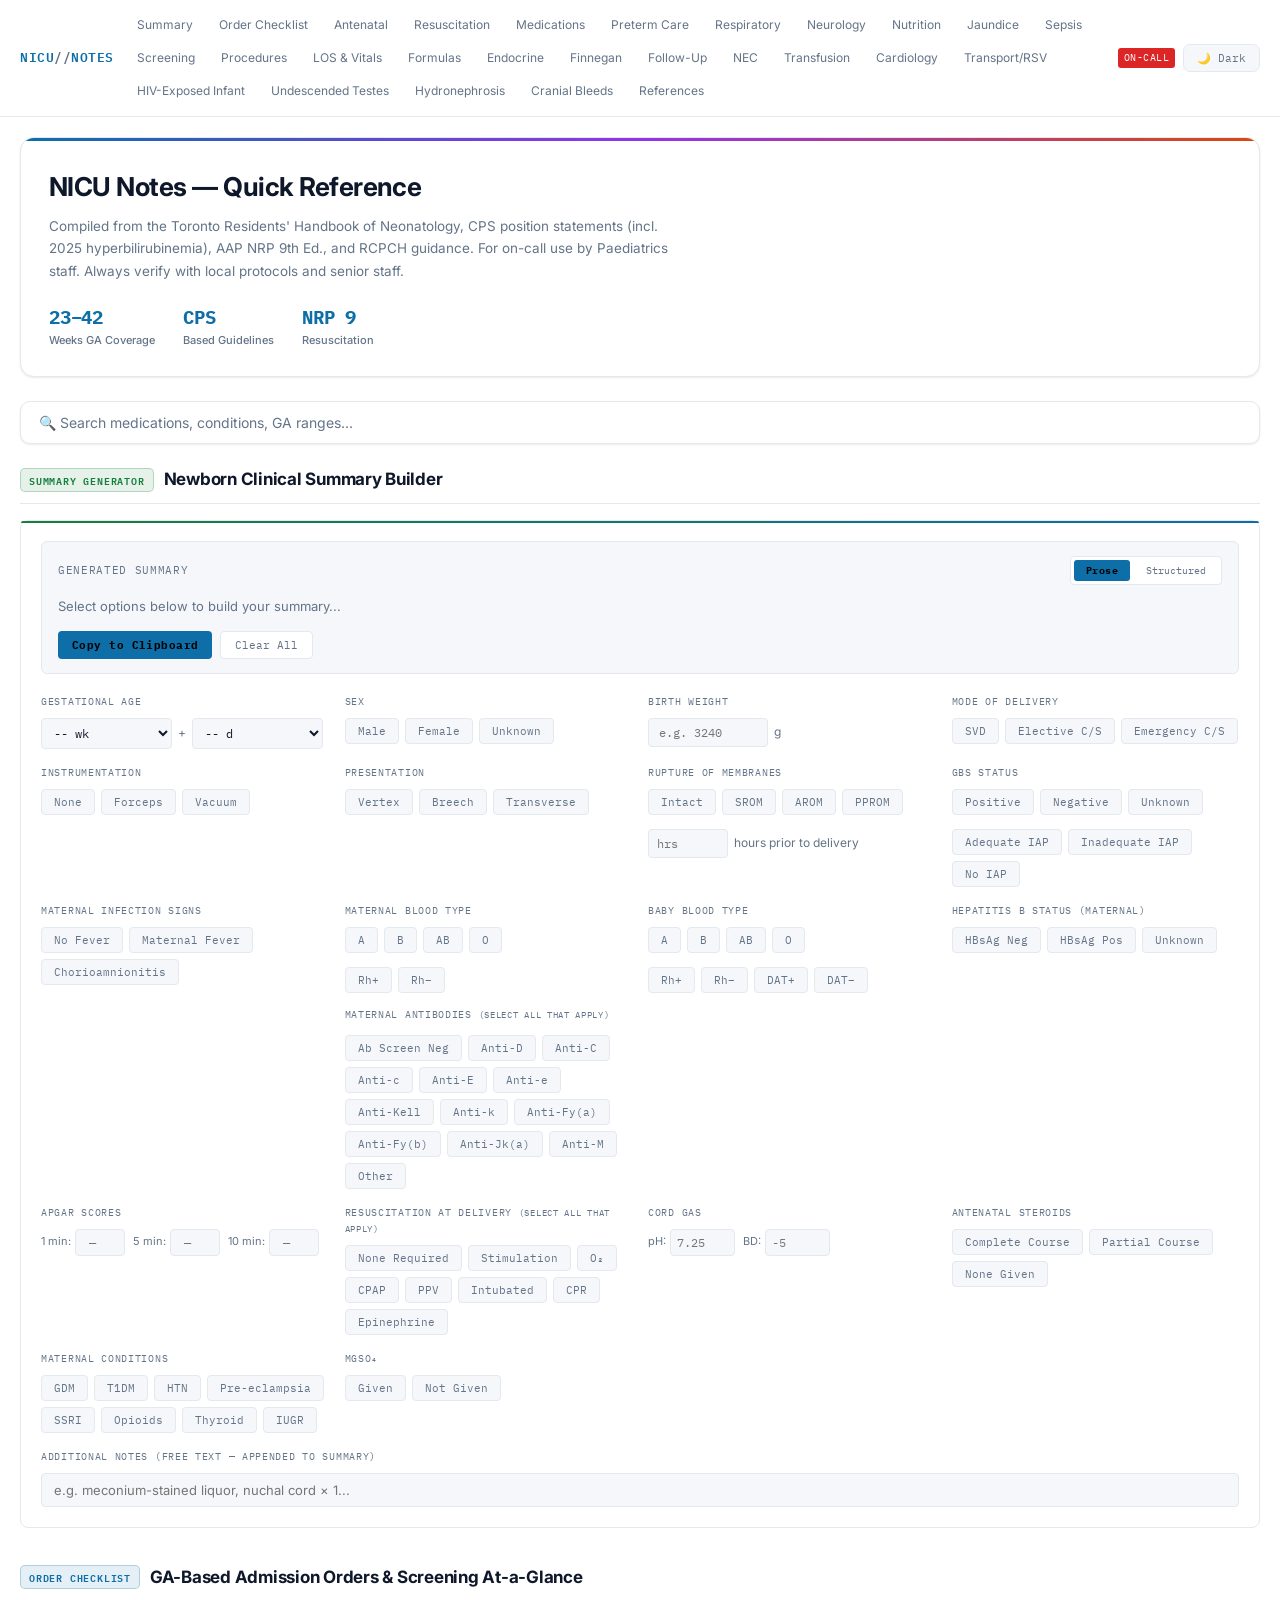
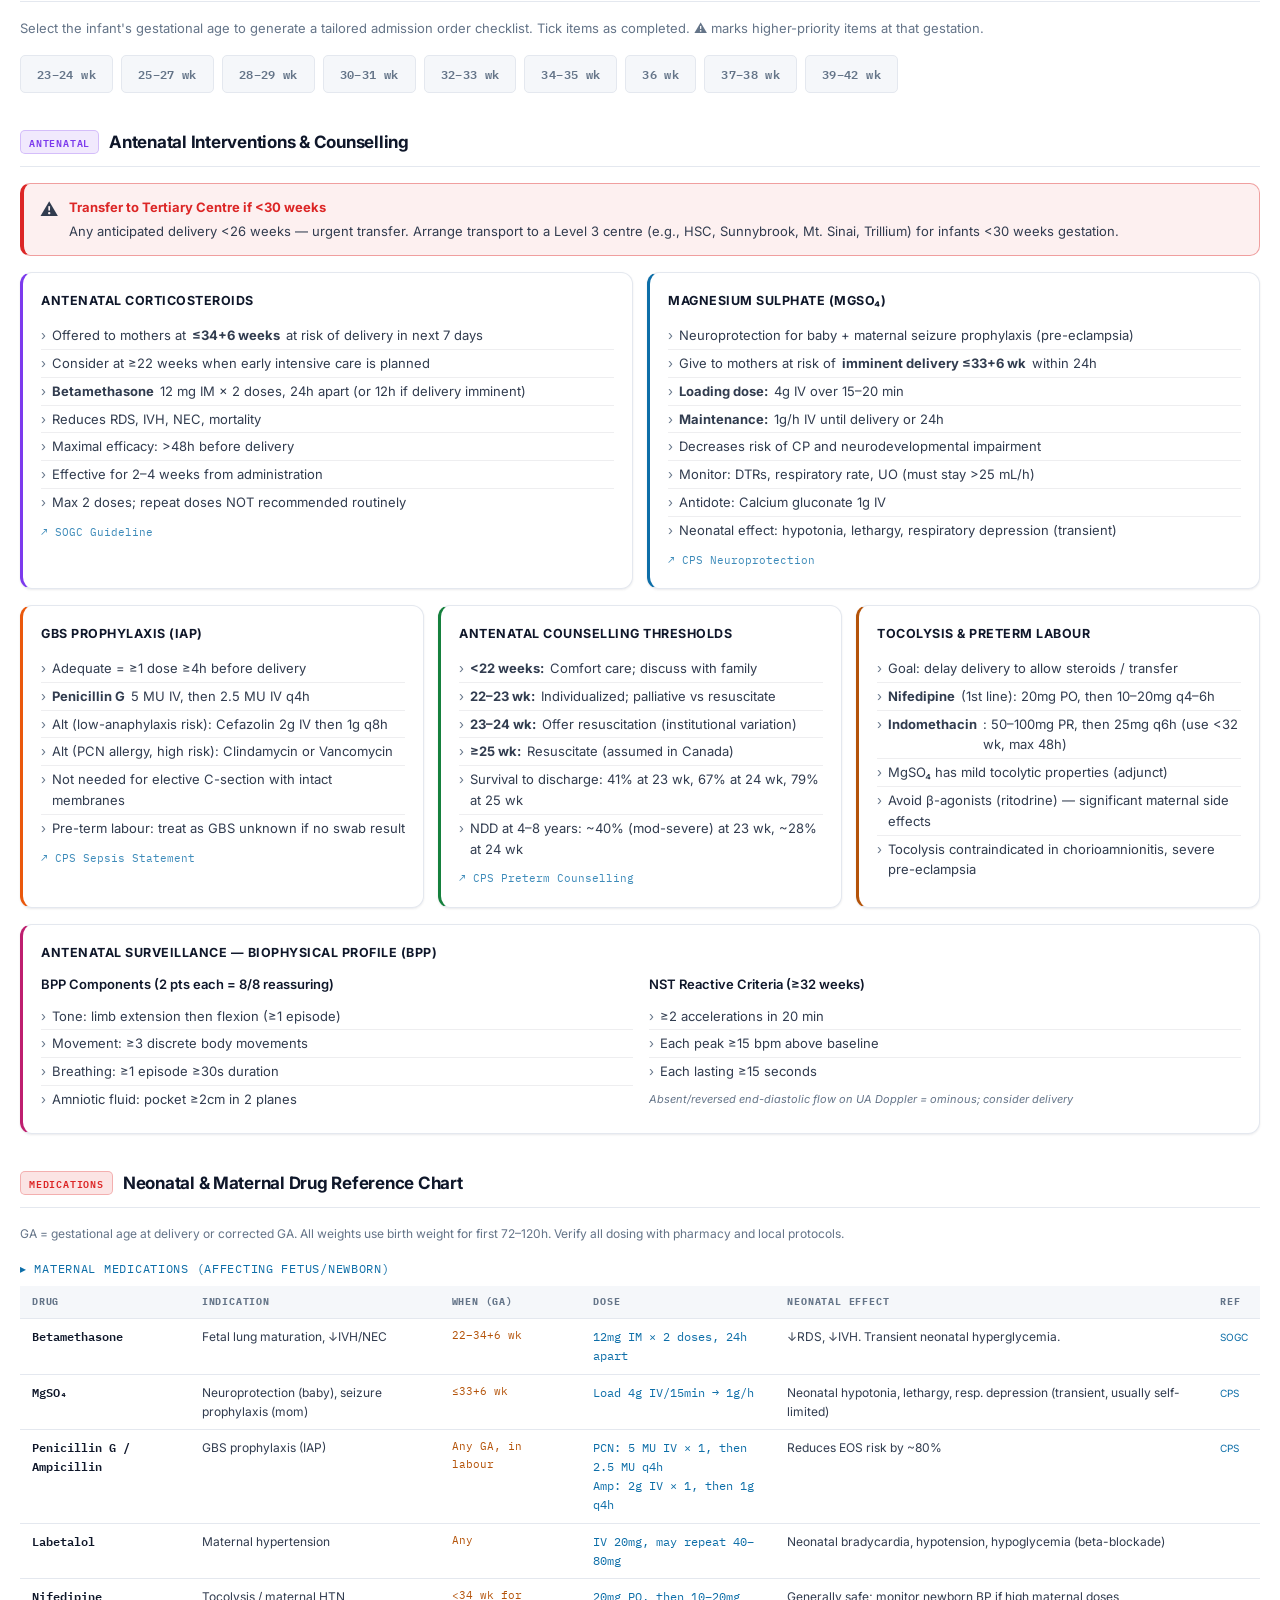
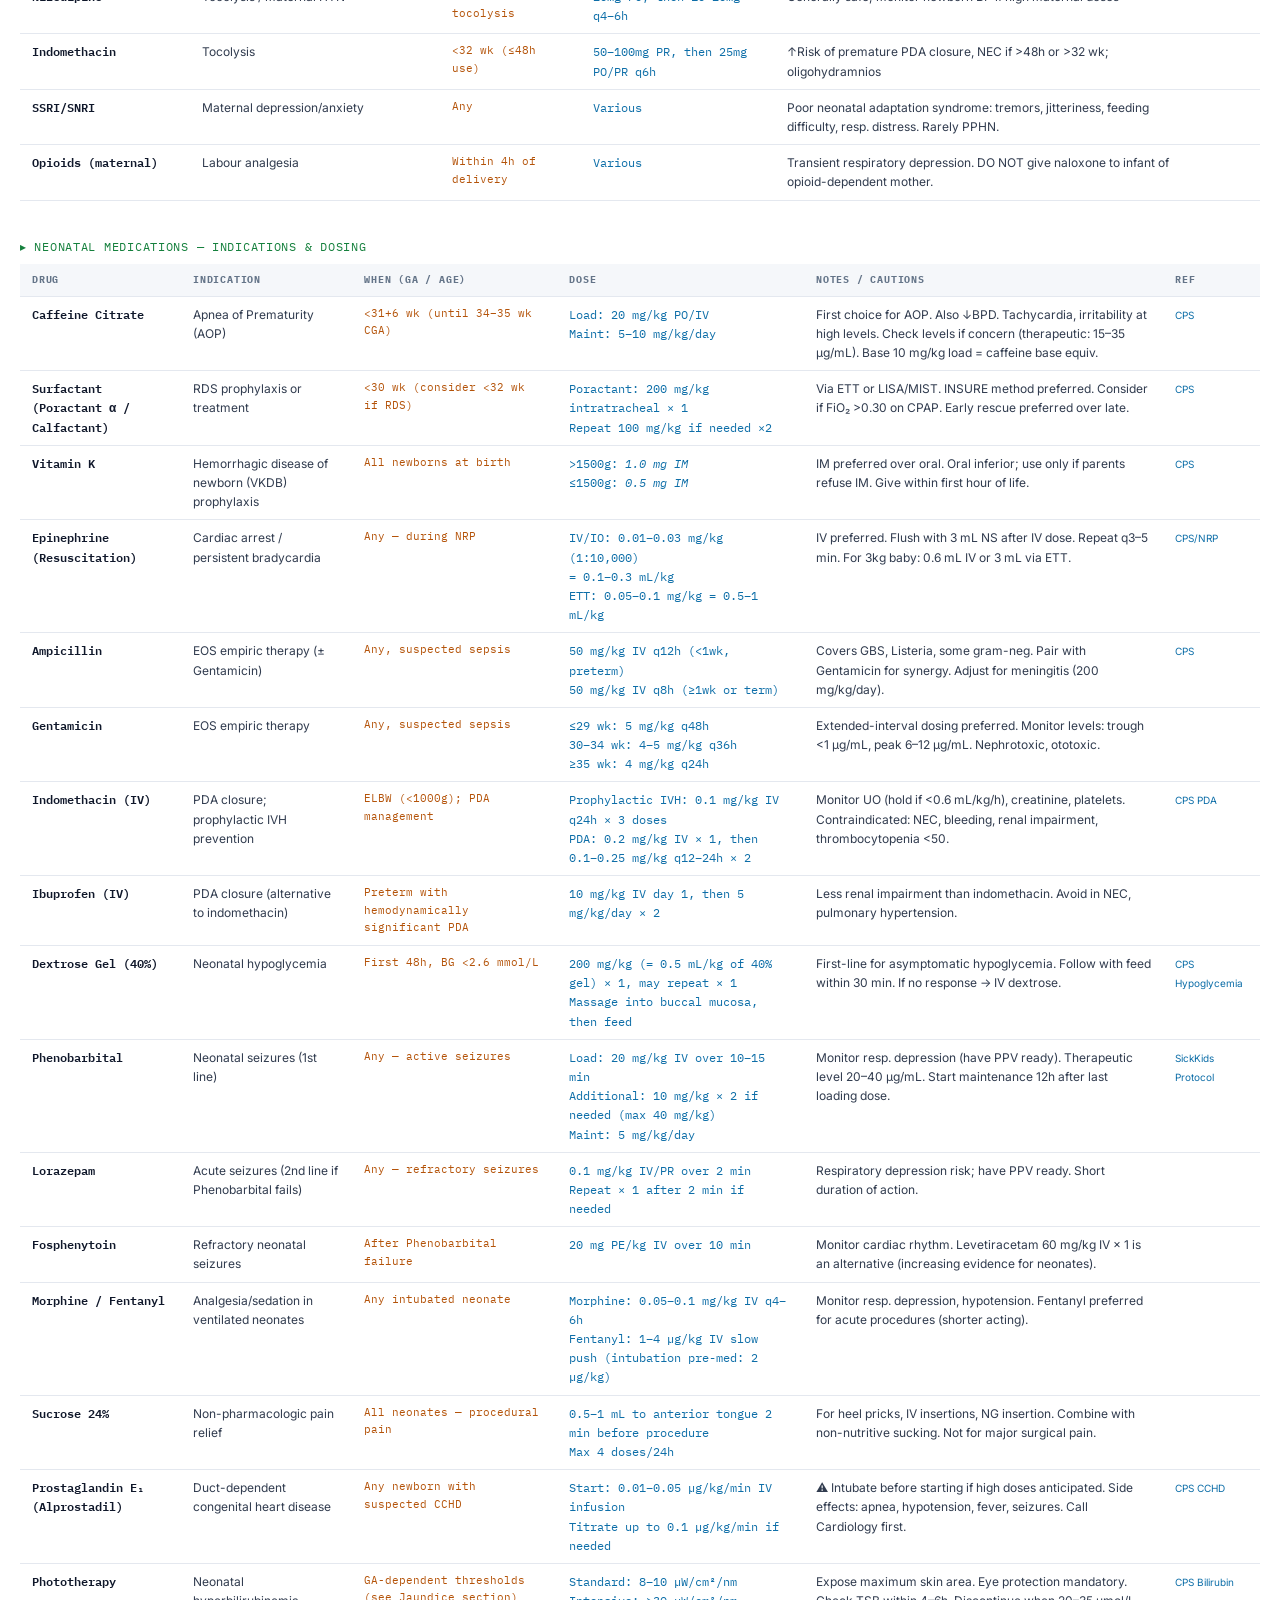
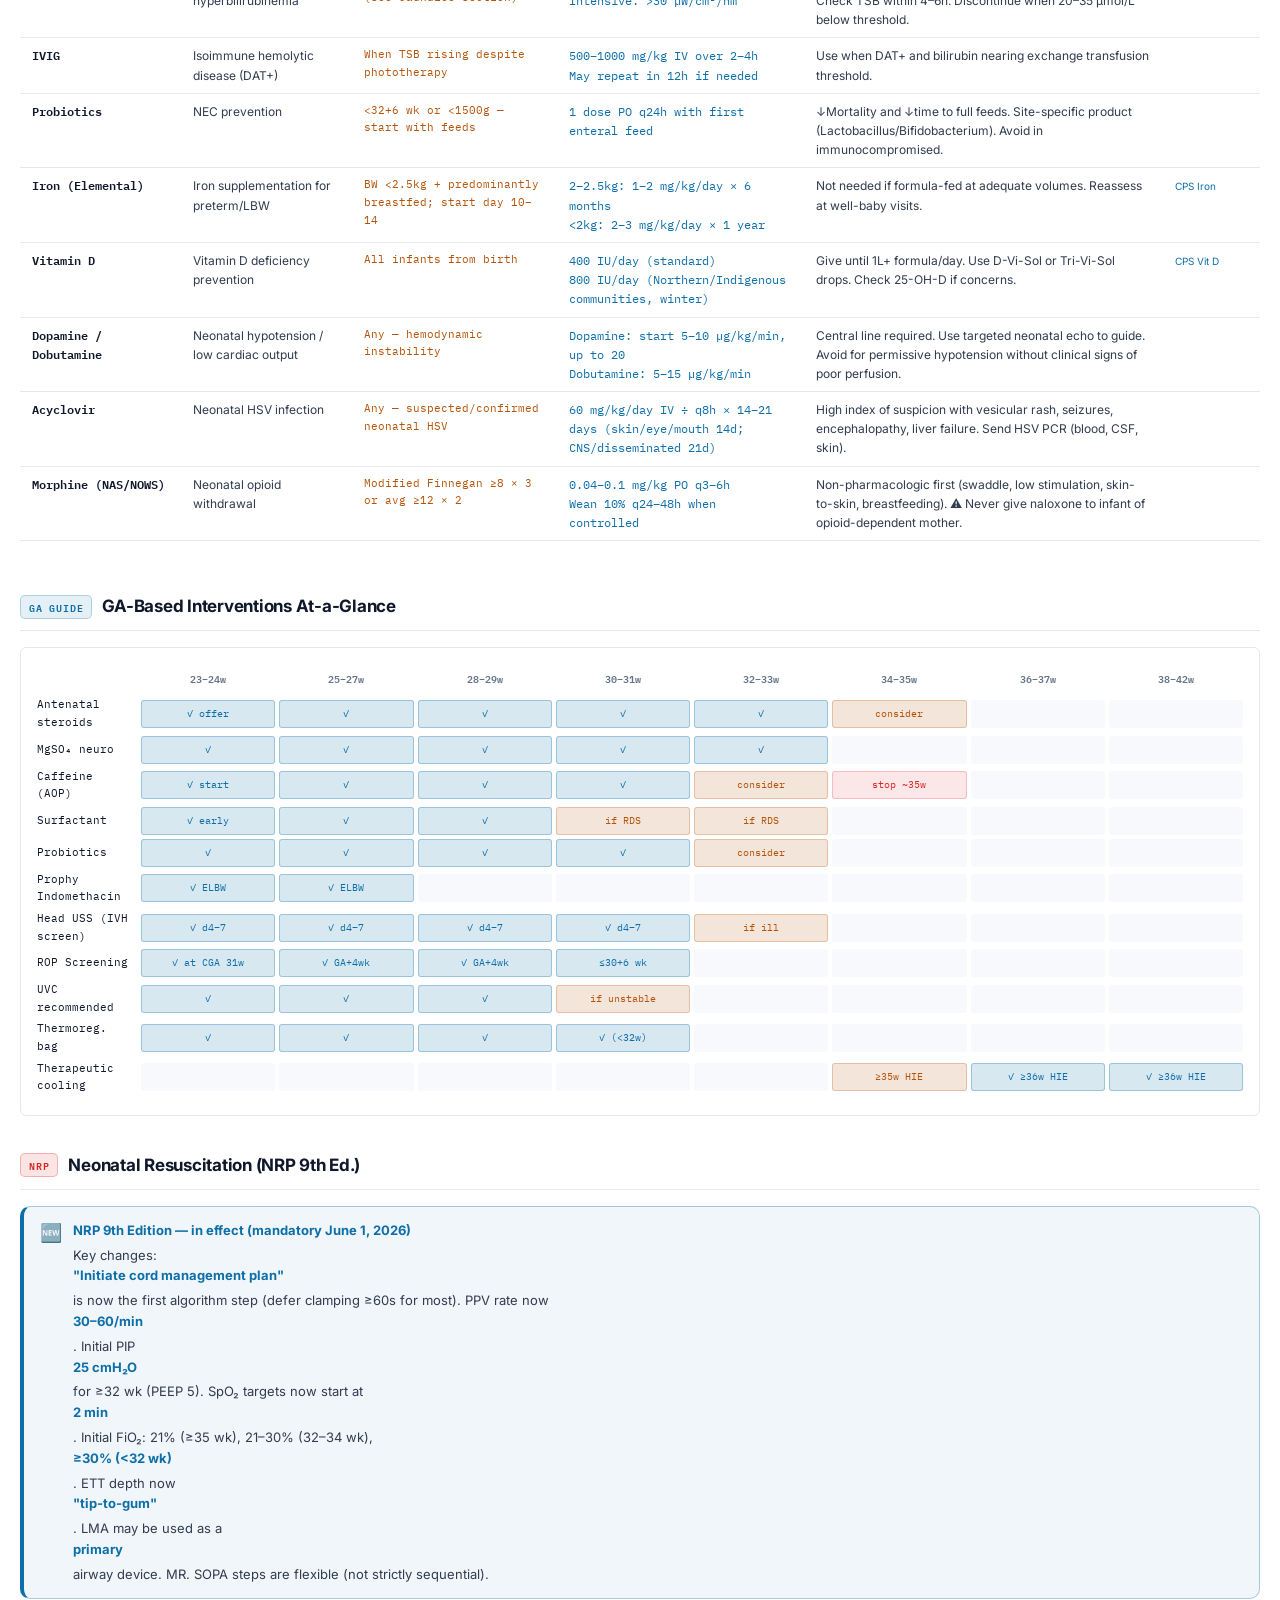
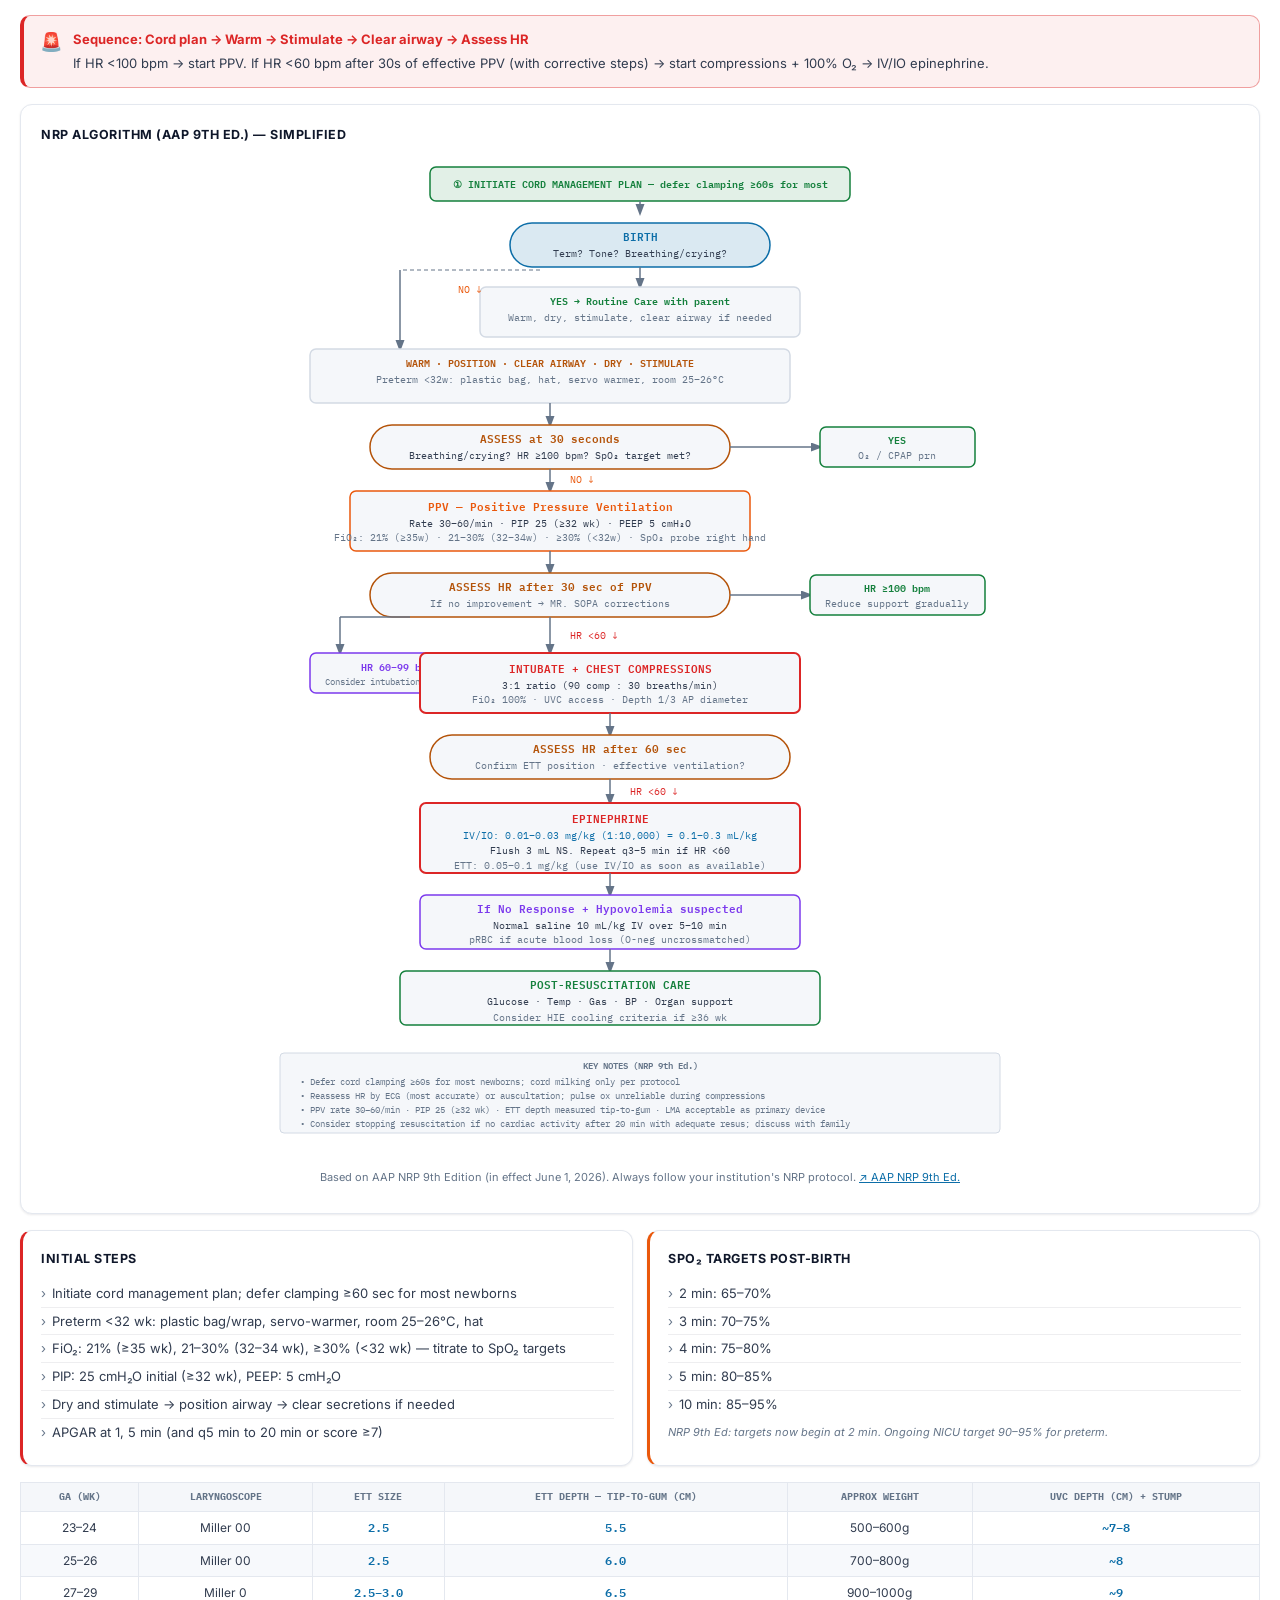
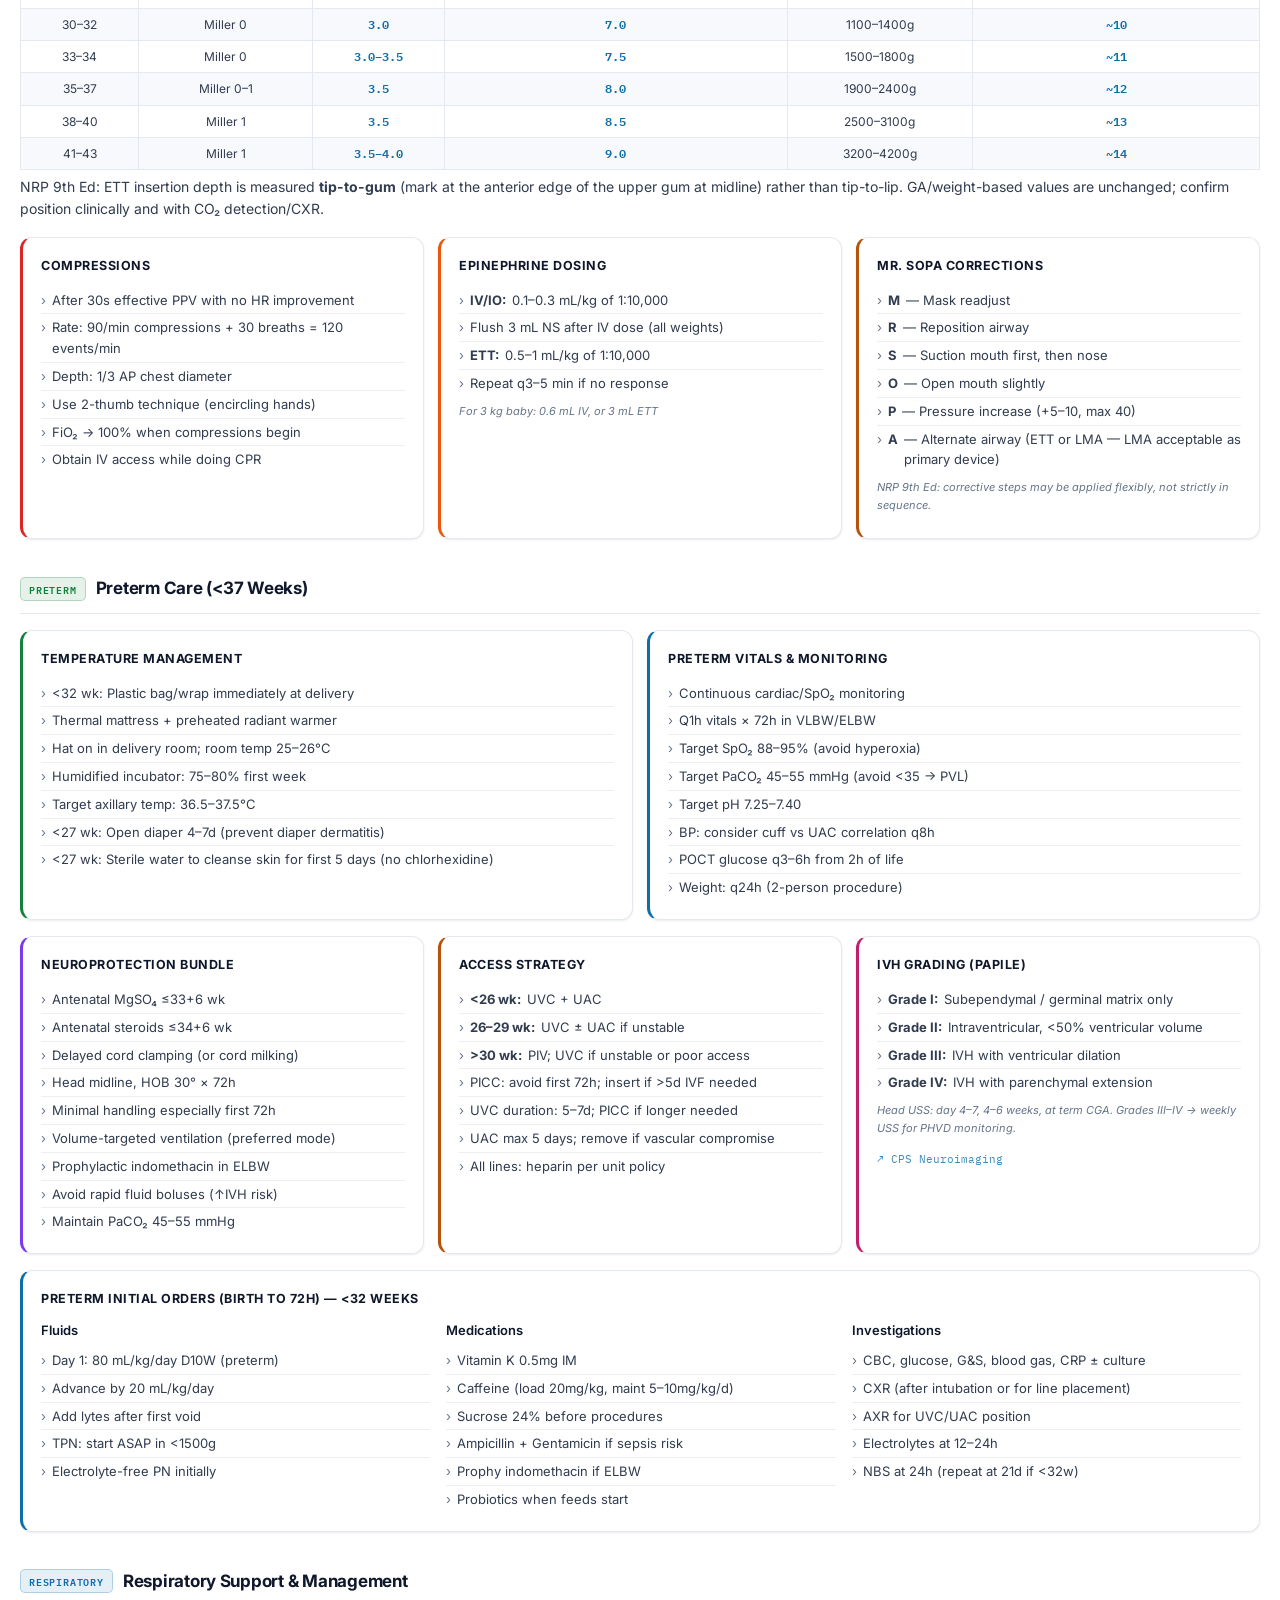
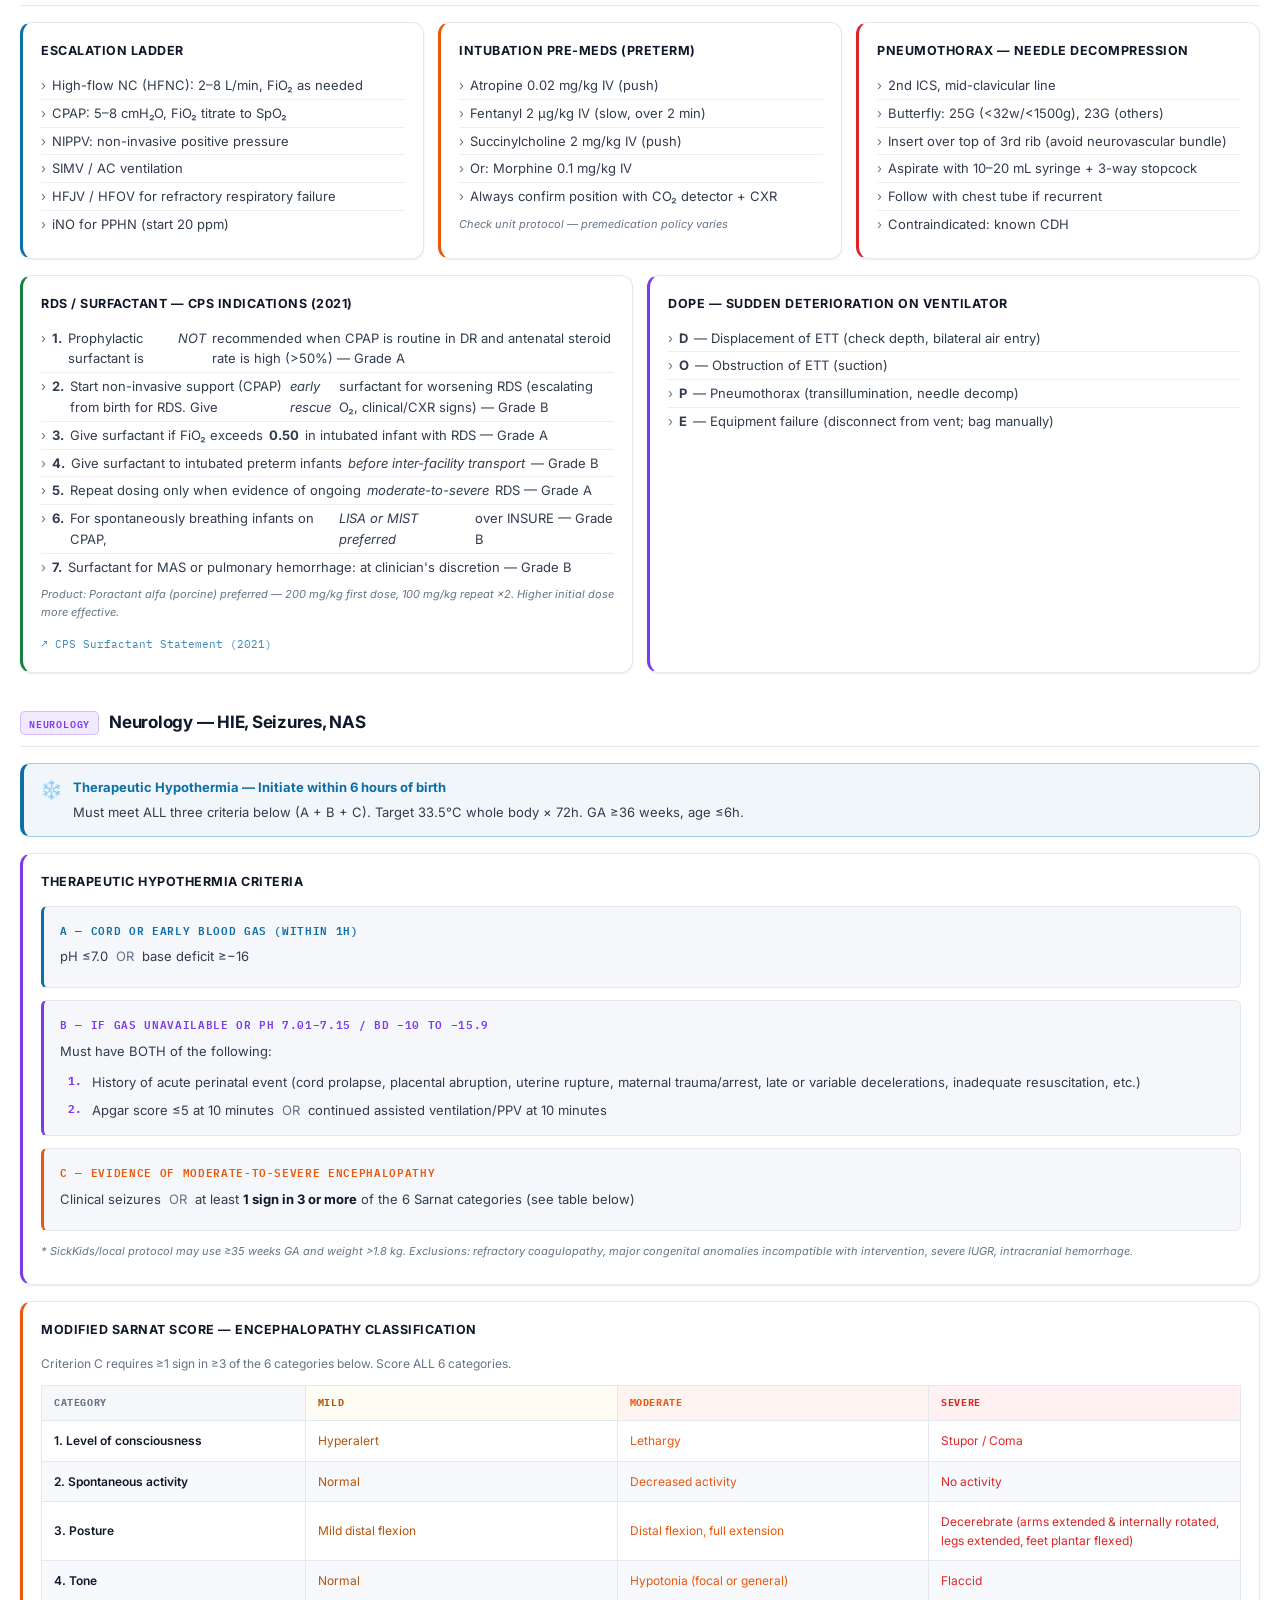
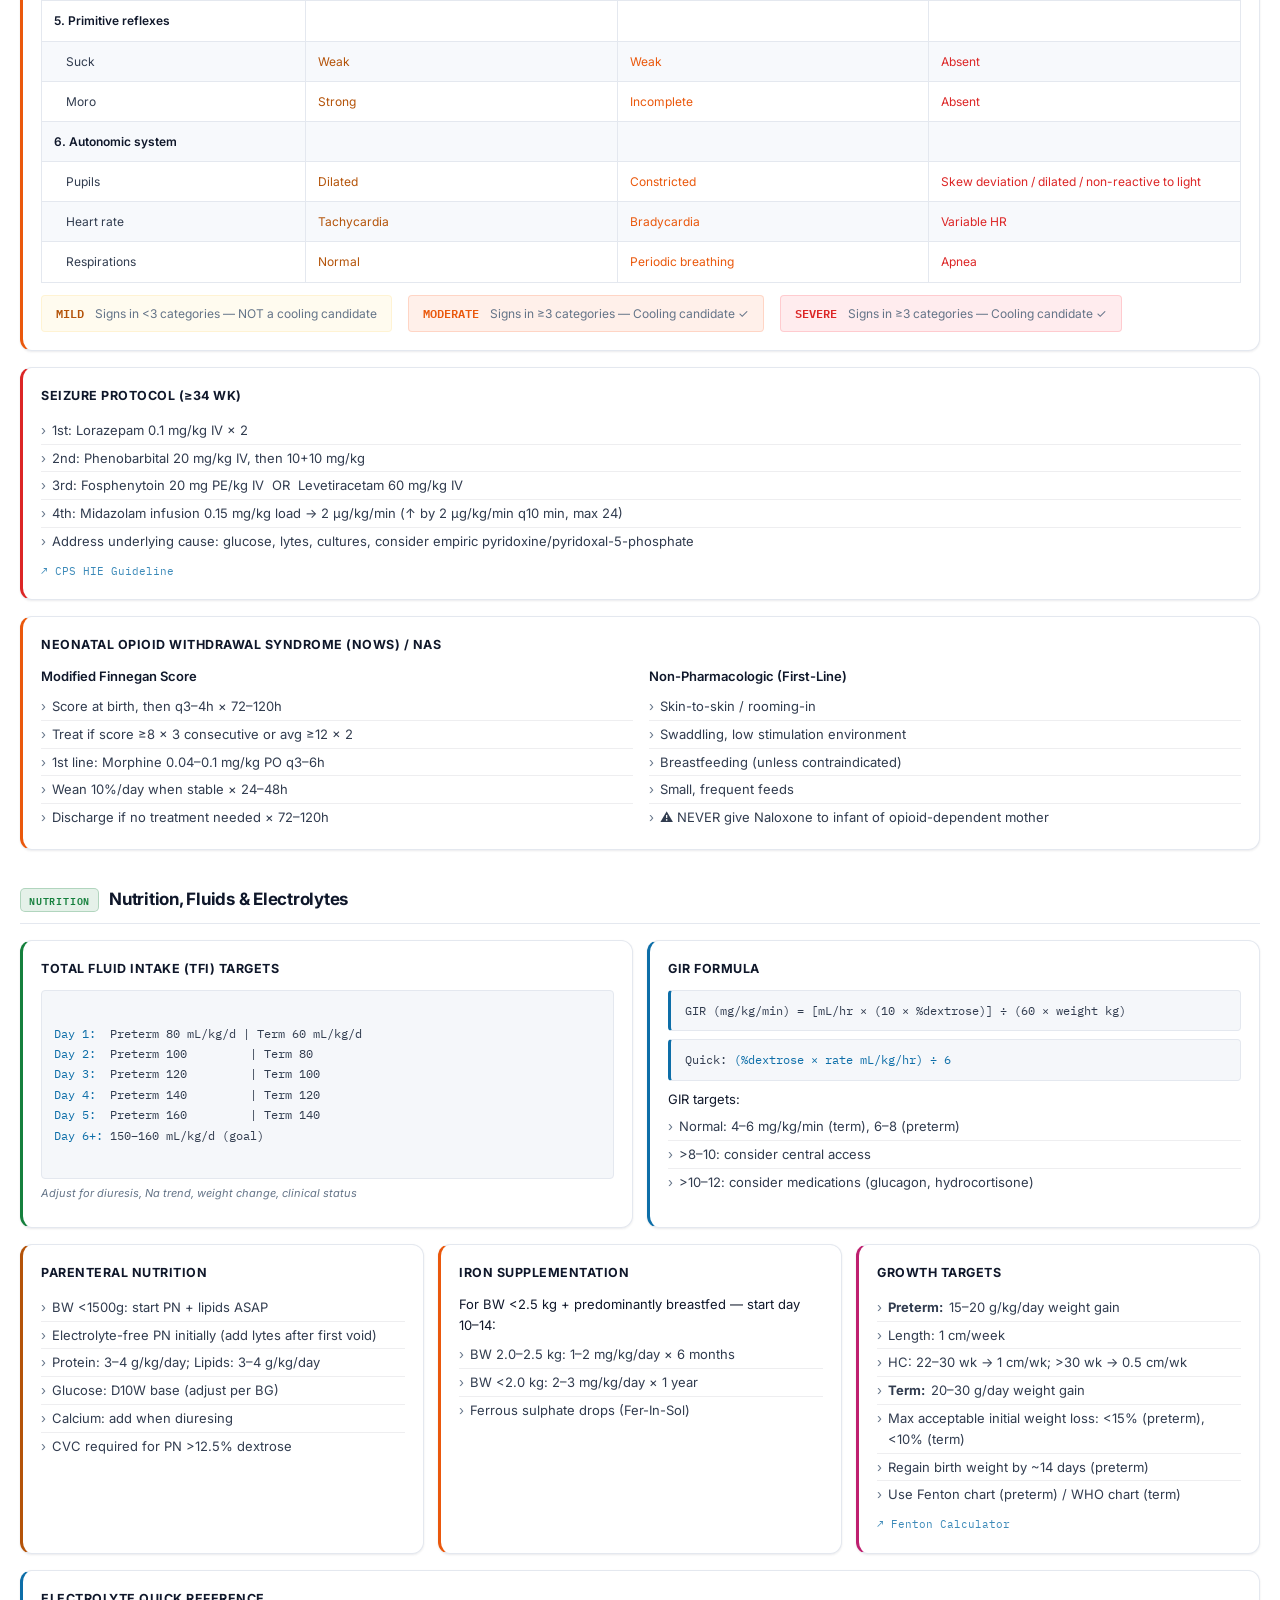
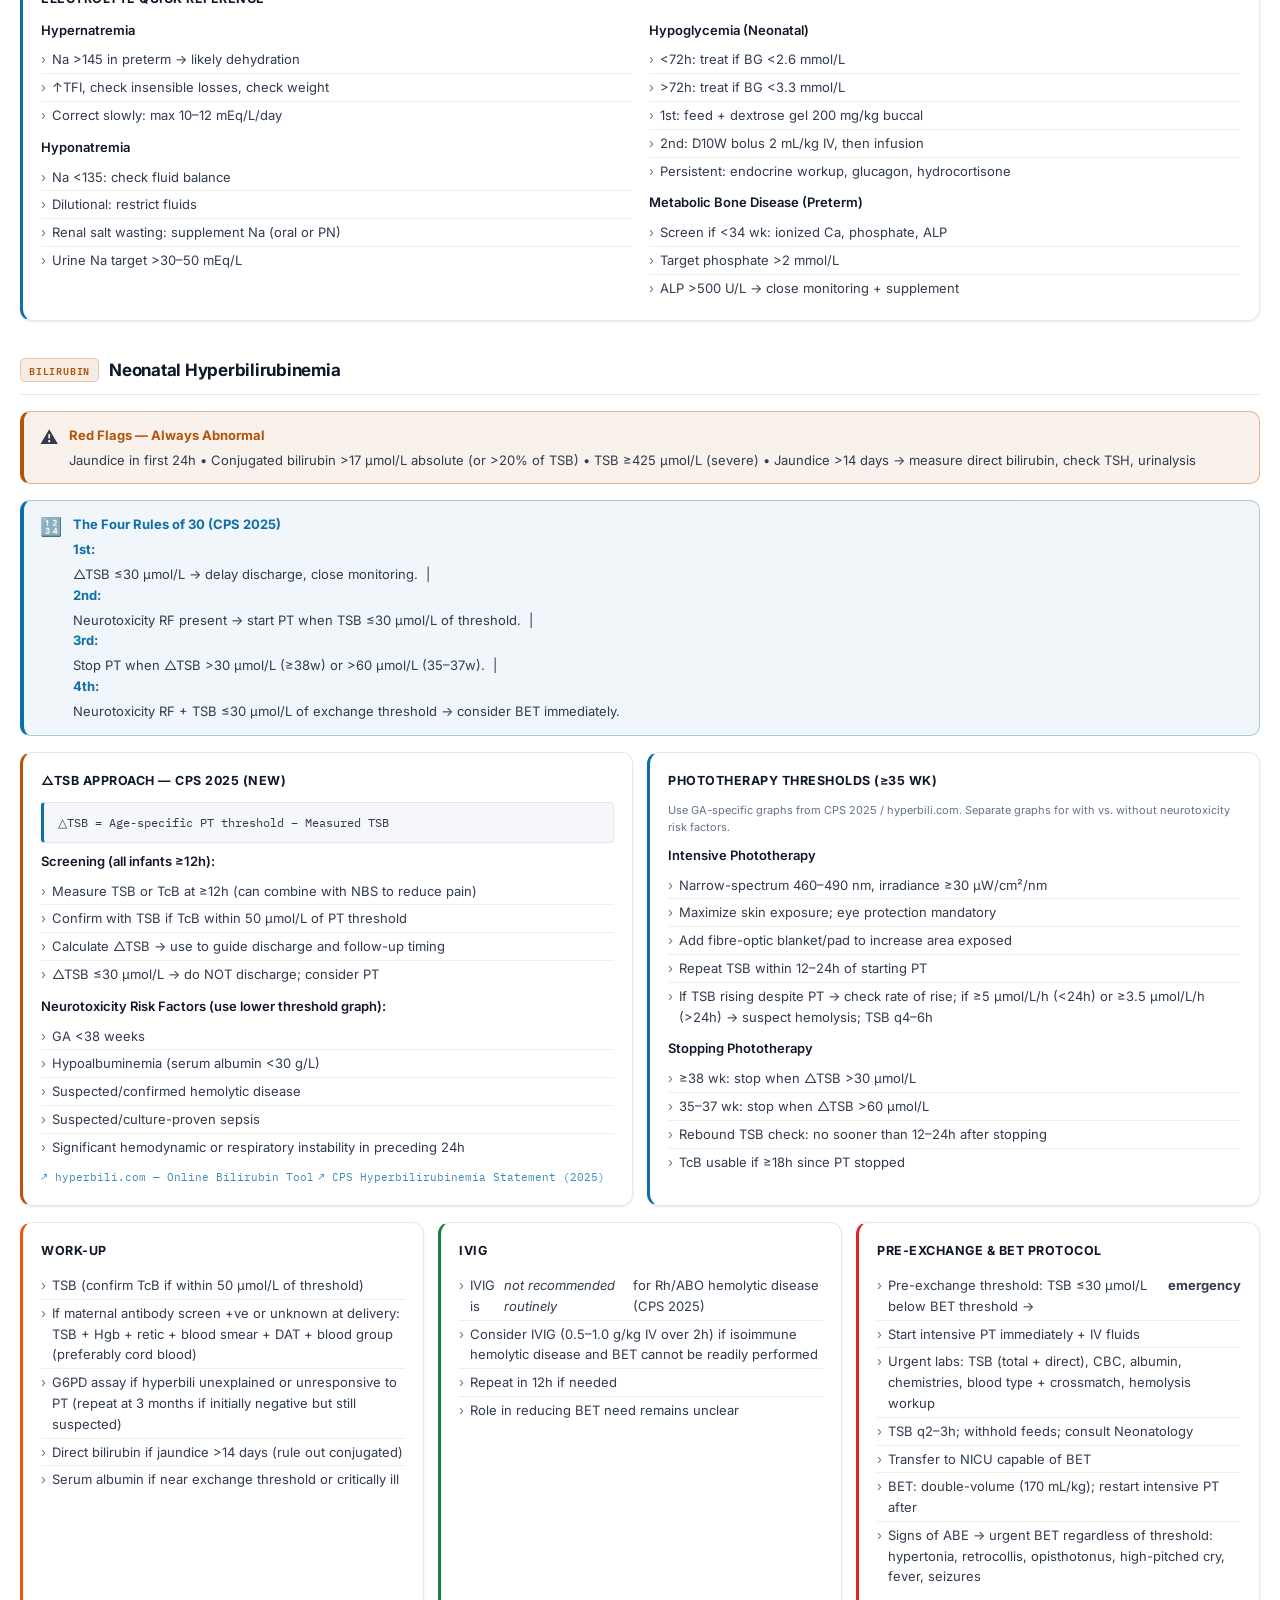
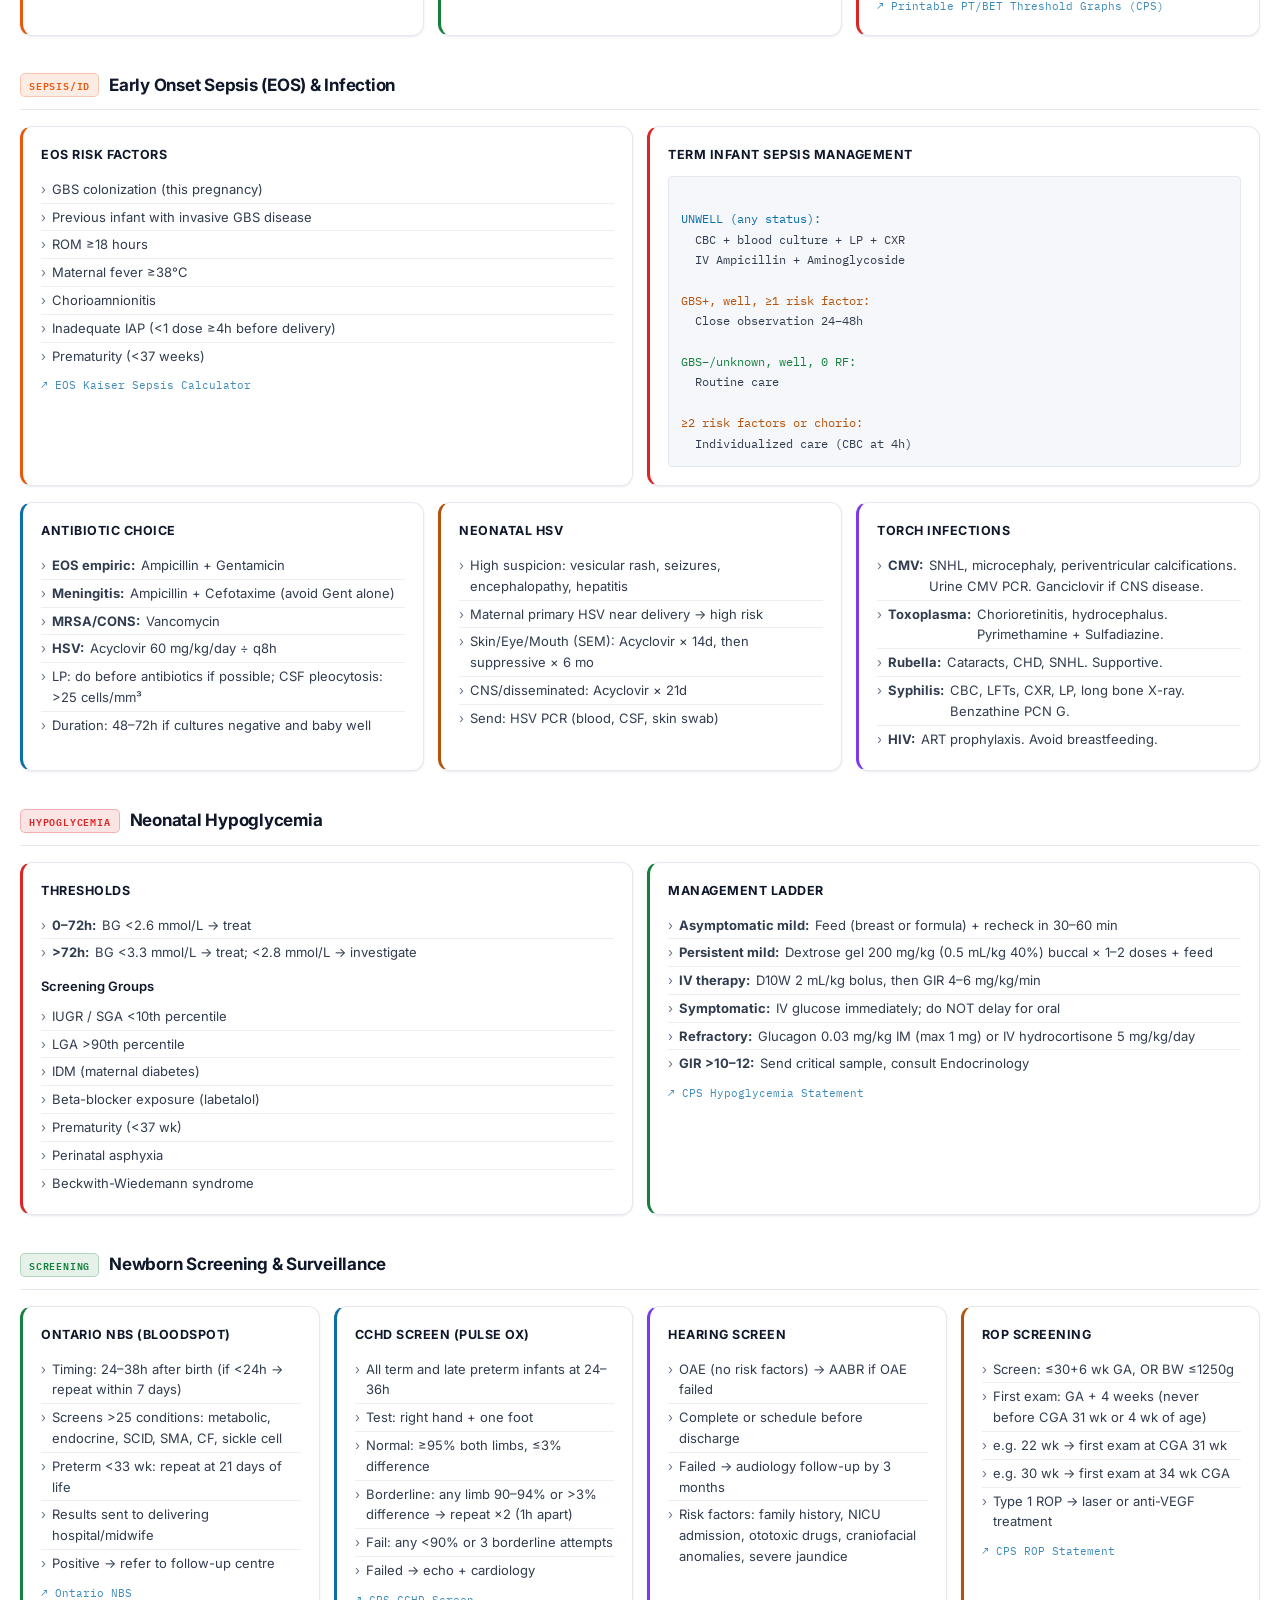
<file: nicu/index.html>
<!DOCTYPE html>
<html lang="en">
<head>
<meta charset="UTF-8">
<meta name="viewport" content="width=device-width, initial-scale=1.0">
<title>NICU Notes</title>
<link rel="preconnect" href="https://fonts.googleapis.com">
<link rel="preconnect" href="https://fonts.gstatic.com" crossorigin>
<link href="https://fonts.googleapis.com/css2?family=Inter:wght@300;400;500;600;700&family=IBM+Plex+Mono:wght@400;500;600&display=swap" rel="stylesheet">
<style>
/* ============================================================
   DESIGN SYSTEM — sleek light default, optional dark (night shift)
   ============================================================ */
:root {
  /* Light (default) — clean clinical white */
  --bg: #ffffff;
  --surface: #ffffff;
  --surface2: #f5f7fa;
  --surface3: #eef2f7;
  --border: #e4e8ef;
  --border-strong: #d3dae4;
  --hairline: rgba(15,23,42,0.07);
  --row-tint: #f7f9fc;
  --row-hover: #eef3f9;
  --text: #313c4f;
  --text-dim: #647488;
  --text-bright: #0f172a;
  --accent: #0d6ea8;
  --accent2: #d9480f;
  --accent3: #1a8a4f;
  --accent4: #b45309;
  --accent5: #9333ea;
  --red: #dc2626;
  --orange: #ea580c;
  --yellow: #b45309;
  --green: #15803d;
  --blue: #0d6ea8;
  --purple: #7c3aed;
  --pink: #be1f6f;
  --shadow-sm: 0 1px 2px rgba(15,23,42,0.04), 0 1px 3px rgba(15,23,42,0.05);
  --shadow-md: 0 2px 6px rgba(15,23,42,0.06), 0 6px 16px rgba(15,23,42,0.06);
  --svg-box: #f5f7fa;
  --svg-box-stroke: #d3dae4;
  --svg-ink: #313c4f;
  --svg-ink-dim: #647488;
}
html.dark {
  /* Dark — refined slate for night use */
  --bg: #0b1120;
  --surface: #131b2c;
  --surface2: #1b2436;
  --surface3: #232f47;
  --border: #283449;
  --border-strong: #364154;
  --hairline: rgba(255,255,255,0.06);
  --row-tint: rgba(255,255,255,0.03);
  --row-hover: rgba(255,255,255,0.05);
  --text: #cdd9e8;
  --text-dim: #8296ad;
  --text-bright: #f1f6fc;
  --accent: #38bdf8;
  --accent2: #fb923c;
  --accent3: #4ade80;
  --accent4: #fbbf24;
  --accent5: #c084fc;
  --red: #f87171;
  --orange: #fb923c;
  --yellow: #fbbf24;
  --green: #4ade80;
  --blue: #38bdf8;
  --purple: #a78bfa;
  --pink: #f472b6;
  --shadow-sm: none;
  --shadow-md: 0 6px 20px rgba(0,0,0,0.45);
  --svg-box: #1b2436;
  --svg-box-stroke: #364154;
  --svg-ink: #cdd9e8;
  --svg-ink-dim: #8296ad;
}
*, *::before, *::after { box-sizing: border-box; margin: 0; padding: 0; }
html { scroll-behavior: smooth; }
body {
  background: var(--bg);
  color: var(--text);
  font-family: 'Inter', -apple-system, BlinkMacSystemFont, 'Segoe UI', sans-serif;
  font-size: 14px;
  line-height: 1.6;
  -webkit-font-smoothing: antialiased;
  -moz-osx-font-smoothing: grayscale;
  transition: background 0.2s ease, color 0.2s ease;
}

/* Subtle, theme-aware fixes for elements that used hardcoded white tints.
   These keep table striping / hairlines visible on a white background. */
[style*="rgba(255,255,255,0.02)"] { background: var(--row-tint) !important; }
[style*="rgba(255,255,255,0.03)"] { background: var(--row-tint) !important; }
[style*="rgba(255,255,255,0.04)"] { background: var(--row-tint) !important; }

/* Section divider tags & alerts adapt automatically via the variables below */

/* ── HEADER ── */
header {
  position: sticky; top: 0; z-index: 100;
  background-color: color-mix(in srgb, var(--bg) 85%, transparent);
  backdrop-filter: blur(12px) saturate(1.4);
  -webkit-backdrop-filter: blur(12px) saturate(1.4);
  border-bottom: 1px solid var(--border);
  padding: 10px 20px;
  display: flex; align-items: center; gap: 12px;
}
.logo {
  font-family: 'IBM Plex Mono', monospace;
  font-size: 13px; font-weight: 600;
  color: var(--accent);
  letter-spacing: 0.04em;
  white-space: nowrap;
  flex-shrink: 0;
}
.logo span { color: var(--text-dim); }
.header-right {
  display: flex; align-items: center; gap: 8px; margin-left: auto; flex-shrink: 0;
}

/* Desktop nav — visible, inline */
nav#main-nav {
  display: flex; gap: 4px; flex-wrap: wrap; flex: 1;
}
nav#main-nav a {
  color: var(--text-dim);
  text-decoration: none;
  font-size: 12px;
  padding: 4px 10px;
  border-radius: 4px;
  border: 1px solid transparent;
  transition: all 0.15s;
  white-space: nowrap;
}
nav#main-nav a:hover { color: var(--accent); border-color: var(--accent); }

/* Hamburger button — hidden on desktop */
#hamburger {
  display: none;
  background: var(--surface2);
  border: 1px solid var(--border);
  border-radius: 4px;
  padding: 6px 10px;
  cursor: pointer;
  color: var(--text-dim);
  font-size: 18px;
  line-height: 1;
  flex-shrink: 0;
}

/* Mobile dropdown nav */
#mobile-nav {
  display: none;
  position: absolute;
  top: 100%;
  left: 0; right: 0;
  background: var(--bg);
  border-bottom: 1px solid var(--border);
  padding: 10px 16px 16px;
  z-index: 99;
  flex-direction: column;
  gap: 2px;
  max-height: 70vh;
  overflow-y: auto;
}
#mobile-nav.open { display: flex; }
#mobile-nav a {
  color: var(--text-dim);
  text-decoration: none;
  font-size: 14px;
  padding: 9px 12px;
  border-radius: 4px;
  border-left: 2px solid transparent;
  transition: all 0.12s;
}
#mobile-nav a:hover, #mobile-nav a:active {
  color: var(--accent);
  border-left-color: var(--accent);
  background: rgba(0,212,255,0.05);
}

/* Mobile breakpoint */
@media (max-width: 768px) {
  nav#main-nav { display: none; }
  #hamburger { display: block; }
  header { position: sticky; } /* ensure relative for dropdown */
}

.badge-live {
  background: var(--red);
  color: white;
  font-size: 10px;
  font-family: 'IBM Plex Mono', monospace;
  padding: 2px 6px;
  border-radius: 3px;
  letter-spacing: 0.05em;
  animation: pulse 2s infinite;
  flex-shrink: 0;
}
@keyframes pulse { 0%,100%{opacity:1} 50%{opacity:0.6} }

/* ── LAYOUT ── */
.container { max-width: 1400px; margin: 0 auto; padding: 20px; }
.hero {
  background: var(--surface);
  border: 1px solid var(--border);
  border-radius: 14px;
  padding: 28px 28px 26px;
  margin-bottom: 24px;
  position: relative;
  overflow: hidden;
  box-shadow: var(--shadow-sm);
}
.hero::before {
  content: '';
  position: absolute; top: 0; left: 0; right: 0; height: 3px;
  background: linear-gradient(90deg, var(--accent), var(--accent5), var(--accent2));
}
.hero h1 {
  font-family: 'Inter', sans-serif;
  font-size: 26px; font-weight: 700;
  letter-spacing: -0.02em;
  color: var(--text-bright);
  margin-bottom: 8px;
}
.hero p { color: var(--text-dim); font-size: 13.5px; max-width: 640px; line-height: 1.65; }
.hero-meta {
  display: flex; gap: 28px; margin-top: 20px; flex-wrap: wrap;
}
.hero-stat {
  font-family: 'Inter', sans-serif;
  font-size: 11px;
  color: var(--text-dim);
  font-weight: 500;
}
.hero-stat span { color: var(--accent); font-size: 19px; font-weight: 700; display: block; letter-spacing: -0.01em; font-family: 'IBM Plex Mono', monospace; }

/* ── SECTION ── */
section { margin-bottom: 36px; scroll-margin-top: 64px; }
.section-header {
  display: flex; align-items: center; gap: 10px;
  margin-bottom: 16px;
  padding-bottom: 10px;
  border-bottom: 1px solid var(--border);
}
.section-tag {
  font-family: 'IBM Plex Mono', monospace;
  font-size: 10px;
  padding: 3px 8px;
  border-radius: 5px;
  font-weight: 600;
  letter-spacing: 0.08em;
  text-transform: uppercase;
}
.tag-red { background: color-mix(in srgb, var(--red) 12%, transparent); color: var(--red); border: 1px solid color-mix(in srgb, var(--red) 28%, transparent); }
.tag-blue { background: color-mix(in srgb, var(--blue) 11%, transparent); color: var(--blue); border: 1px solid color-mix(in srgb, var(--blue) 25%, transparent); }
.tag-green { background: color-mix(in srgb, var(--green) 11%, transparent); color: var(--green); border: 1px solid color-mix(in srgb, var(--green) 25%, transparent); }
.tag-orange { background: color-mix(in srgb, var(--orange) 11%, transparent); color: var(--orange); border: 1px solid color-mix(in srgb, var(--orange) 25%, transparent); }
.tag-purple { background: color-mix(in srgb, var(--purple) 11%, transparent); color: var(--purple); border: 1px solid color-mix(in srgb, var(--purple) 25%, transparent); }
.tag-yellow { background: color-mix(in srgb, var(--yellow) 11%, transparent); color: var(--yellow); border: 1px solid color-mix(in srgb, var(--yellow) 25%, transparent); }
.tag-pink { background: color-mix(in srgb, var(--pink) 11%, transparent); color: var(--pink); border: 1px solid color-mix(in srgb, var(--pink) 25%, transparent); }

.section-title {
  font-size: 17px; font-weight: 700;
  letter-spacing: -0.015em;
  color: var(--text-bright);
}

/* ── CARDS GRID ── */
.cards { display: grid; gap: 14px; }
.cards-2 { grid-template-columns: repeat(auto-fit, minmax(340px, 1fr)); }
.cards-3 { grid-template-columns: repeat(auto-fit, minmax(280px, 1fr)); }
.cards-4 { grid-template-columns: repeat(auto-fit, minmax(220px, 1fr)); }

.card {
  background: var(--surface);
  border: 1px solid var(--border);
  border-radius: 12px;
  padding: 18px;
  position: relative;
  box-shadow: var(--shadow-sm);
  transition: box-shadow 0.18s ease, transform 0.18s ease, border-color 0.18s ease;
}
.card:hover { box-shadow: var(--shadow-md); border-color: var(--border-strong); }
.card-accent-blue { border-left: 3px solid var(--blue); }
.card-accent-red { border-left: 3px solid var(--red); }
.card-accent-green { border-left: 3px solid var(--green); }
.card-accent-orange { border-left: 3px solid var(--orange); }
.card-accent-purple { border-left: 3px solid var(--purple); }
.card-accent-yellow { border-left: 3px solid var(--yellow); }
.card-accent-pink { border-left: 3px solid var(--pink); }

.card h3 {
  font-family: 'Inter', sans-serif;
  font-size: 12.5px;
  font-weight: 700;
  color: var(--text-bright);
  margin-bottom: 11px;
  text-transform: uppercase;
  letter-spacing: 0.04em;
}
.card p { font-size: 13px; color: var(--text); margin-bottom: 6px; }
.card ul { list-style: none; }
.card ul li {
  font-size: 13px;
  padding: 3px 0;
  border-bottom: 1px solid var(--hairline);
  color: var(--text);
  display: flex;
  gap: 6px;
}
.card ul li:last-child { border-bottom: none; }
.card ul li::before { content: '›'; color: var(--text-dim); flex-shrink: 0; }
.card .dose {
  font-family: 'IBM Plex Mono', monospace;
  color: var(--accent);
  font-size: 12px;
}
.card .note {
  font-size: 11px;
  color: var(--text-dim);
  margin-top: 6px;
  font-style: italic;
}
.card .ref-link {
  display: inline-block;
  font-size: 11px;
  color: var(--accent);
  text-decoration: none;
  margin-top: 8px;
  font-family: 'IBM Plex Mono', monospace;
  opacity: 0.8;
}
.card .ref-link:hover { opacity: 1; text-decoration: underline; }

/* ── DRUG TABLE ── */
.drug-table {
  width: 100%;
  border-collapse: collapse;
  font-size: 12px;
  margin-bottom: 16px;
}
.drug-table th {
  background: var(--surface2);
  padding: 8px 12px;
  text-align: left;
  font-family: 'IBM Plex Mono', monospace;
  font-size: 10px;
  text-transform: uppercase;
  letter-spacing: 0.08em;
  color: var(--text-dim);
  border-bottom: 1px solid var(--border);
}
.drug-table td {
  padding: 8px 12px;
  border-bottom: 1px solid var(--border);
  vertical-align: top;
}
.drug-table tr:hover td { background: var(--row-hover); }
.drug-table .drug-name {
  font-weight: 600;
  color: var(--text-bright);
  font-family: 'IBM Plex Mono', monospace;
}
.drug-table .drug-dose {
  color: var(--accent);
  font-family: 'IBM Plex Mono', monospace;
}
.drug-table .when-ga {
  color: var(--yellow);
  font-family: 'IBM Plex Mono', monospace;
  font-size: 11px;
}
.drug-table .indication { color: var(--text); }
.drug-table .caution { color: var(--orange); font-size: 11px; }
.drug-table .ref-cell a {
  color: var(--blue);
  font-size: 10px;
  text-decoration: none;
}

/* ── GA TIMELINE ── */
.ga-timeline {
  background: var(--surface);
  border: 1px solid var(--border);
  border-radius: 6px;
  padding: 16px;
  overflow-x: auto;
}
.ga-row {
  display: grid;
  grid-template-columns: 100px repeat(8, 1fr);
  gap: 4px;
  margin-bottom: 4px;
  align-items: center;
}
.ga-row.header .ga-cell {
  font-family: 'IBM Plex Mono', monospace;
  font-size: 10px;
  color: var(--text-dim);
  text-align: center;
  font-weight: 600;
}
.ga-label {
  font-family: 'IBM Plex Mono', monospace;
  font-size: 11px;
  color: var(--text-bright);
  padding-right: 8px;
}
.ga-cell {
  height: 28px;
  border-radius: 3px;
  display: flex; align-items: center; justify-content: center;
  font-size: 10px;
  font-family: 'IBM Plex Mono', monospace;
}
.ga-active { background: color-mix(in srgb, var(--blue) 16%, var(--surface)); color: var(--blue); border: 1px solid color-mix(in srgb, var(--blue) 30%, transparent); }
.ga-inactive { background: var(--row-tint); }
.ga-consider { background: color-mix(in srgb, var(--yellow) 15%, var(--surface)); color: var(--yellow); border: 1px solid color-mix(in srgb, var(--yellow) 26%, transparent); }
.ga-stop { background: color-mix(in srgb, var(--red) 11%, var(--surface)); color: var(--red); border: 1px solid color-mix(in srgb, var(--red) 22%, transparent); }

/* ── ALERT BOX ── */
.alert {
  border: 1px solid;
  border-left-width: 4px;
  border-radius: 10px;
  padding: 13px 16px;
  margin-bottom: 16px;
  display: flex;
  gap: 11px;
}
.alert-icon { font-size: 18px; flex-shrink: 0; line-height: 1.4; }
.alert-content p { font-size: 13px; }
.alert-content strong { display: block; margin-bottom: 4px; font-size: 13px; }
.alert-red { border-color: color-mix(in srgb, var(--red) 40%, transparent); border-left-color: var(--red); background: color-mix(in srgb, var(--red) 7%, var(--surface)); }
.alert-red strong { color: var(--red); }
.alert-yellow { border-color: color-mix(in srgb, var(--yellow) 38%, transparent); border-left-color: var(--yellow); background: color-mix(in srgb, var(--yellow) 8%, var(--surface)); }
.alert-yellow strong { color: var(--yellow); }
.alert-blue { border-color: color-mix(in srgb, var(--blue) 32%, transparent); border-left-color: var(--blue); background: color-mix(in srgb, var(--blue) 6%, var(--surface)); }
.alert-blue strong { color: var(--blue); }
.alert-orange { border-color: color-mix(in srgb, var(--orange) 38%, transparent); border-left-color: var(--orange); background: color-mix(in srgb, var(--orange) 7%, var(--surface)); }
.alert-orange strong { color: var(--orange); }

/* ── TWO-COL LAYOUT ── */
.two-col { display: grid; grid-template-columns: 1fr 1fr; gap: 16px; }
@media (max-width: 768px) { .two-col { grid-template-columns: 1fr; } }
.three-col { display: grid; grid-template-columns: 1fr 1fr 1fr; gap: 16px; }
@media (max-width: 900px) { .three-col { grid-template-columns: 1fr 1fr; } }
@media (max-width: 600px) { .three-col { grid-template-columns: 1fr; } }

/* ── MONO BLOCK ── */
.mono-block {
  background: var(--surface2);
  border: 1px solid var(--border);
  border-radius: 4px;
  padding: 12px;
  font-family: 'IBM Plex Mono', monospace;
  font-size: 12px;
  line-height: 1.7;
  color: var(--text);
  white-space: pre-wrap;
}
.mono-block .hi { color: var(--accent); }
.mono-block .hi2 { color: var(--yellow); }
.mono-block .hi3 { color: var(--green); }

/* ── QUICK LOOKUP ── */
#search-bar {
  width: 100%;
  padding: 12px 18px;
  background: var(--surface);
  border: 1px solid var(--border);
  border-radius: 10px;
  color: var(--text-bright);
  font-family: 'Inter', sans-serif;
  font-size: 14px;
  margin-bottom: 22px;
  outline: none;
  box-shadow: var(--shadow-sm);
  transition: border-color 0.15s, box-shadow 0.15s;
}
#search-bar:focus { border-color: var(--accent); box-shadow: 0 0 0 3px color-mix(in srgb, var(--accent) 15%, transparent); }
#search-bar::placeholder { color: var(--text-dim); }

/* ── FORMULA BOXES ── */
.formula {
  background: var(--surface2);
  border: 1px solid var(--border);
  border-left: 3px solid var(--accent);
  border-radius: 4px;
  padding: 10px 14px;
  font-family: 'IBM Plex Mono', monospace;
  font-size: 12px;
  margin: 8px 0;
  color: var(--text);
}
.formula em { color: var(--accent); font-style: normal; }

/* ── SCROLLBAR ── */
::-webkit-scrollbar { width: 6px; height: 6px; }
::-webkit-scrollbar-track { background: var(--bg); }
::-webkit-scrollbar-thumb { background: var(--border); border-radius: 3px; }
::-webkit-scrollbar-thumb:hover { background: var(--text-dim); }

/* ── TOC SIDEBAR ── */
.page-layout { display: flex; gap: 20px; }
.sidebar {
  width: 160px;
  flex-shrink: 0;
  position: sticky;
  top: 56px;
  height: calc(100vh - 80px);
  overflow-y: auto;
  padding: 8px 0;
}
.sidebar a {
  display: block;
  padding: 4px 10px;
  color: var(--text-dim);
  text-decoration: none;
  font-size: 11px;
  border-radius: 4px;
  transition: all 0.15s;
  border-left: 2px solid transparent;
  white-space: nowrap;
  overflow: hidden;
  text-overflow: ellipsis;
}
.sidebar a:hover { color: var(--text); border-left-color: var(--accent); }
.sidebar .toc-header {
  font-family: 'IBM Plex Mono', monospace;
  font-size: 9px;
  text-transform: uppercase;
  letter-spacing: 0.1em;
  color: var(--text-dim);
  padding: 5px 10px 3px;
  margin-top: 8px;
}
.main-content { flex: 1; min-width: 0; }
@media (max-width: 1100px) { .sidebar { display: none; } }

/* ── WEIGHT DOSING TABLE ── */
.weight-table { width: 100%; border-collapse: collapse; font-size: 12px; }
.weight-table th {
  background: var(--surface2);
  padding: 6px 10px;
  text-align: center;
  font-family: 'IBM Plex Mono', monospace;
  font-size: 10px;
  text-transform: uppercase;
  color: var(--text-dim);
  border: 1px solid var(--border);
}
.weight-table td {
  padding: 6px 10px;
  border: 1px solid var(--border);
  text-align: center;
  color: var(--text);
}
.weight-table tr:nth-child(even) td { background: var(--row-tint); }
.weight-table .dose-val {
  font-family: 'IBM Plex Mono', monospace;
  color: var(--accent);
  font-weight: 600;
}
</style>
</head>
<body>

<header style="position:relative;">
  <div class="logo">NICU<span>//</span>NOTES</div>

  <!-- Desktop nav -->
  <nav id="main-nav">
    <a href="#summary">Summary</a>
    <a href="#checklist">Order Checklist</a>
    <a href="#antenatal">Antenatal</a>
    <a href="#resuscitation">Resuscitation</a>
    <a href="#medications">Medications</a>
    <a href="#preterm">Preterm Care</a>
    <a href="#respiratory">Respiratory</a>
    <a href="#neurology">Neurology</a>
    <a href="#nutrition">Nutrition</a>
    <a href="#jaundice">Jaundice</a>
    <a href="#sepsis">Sepsis</a>
    <a href="#screening">Screening</a>
    <a href="#procedures">Procedures</a>
    <a href="#los">LOS &amp; Vitals</a>
    <a href="#formulas">Formulas</a>
    <a href="#endocrine">Endocrine</a>
    <a href="#finnegan">Finnegan</a>
    <a href="#followup">Follow-Up</a>
    <a href="#nec">NEC</a>
    <a href="#transfusion">Transfusion</a>
    <a href="#cardiology">Cardiology</a>
    <a href="#practical">Transport/RSV</a>
    <a href="#hiv">HIV-Exposed Infant</a>
    <a href="#udt">Undescended Testes</a>
    <a href="#hydronephrosis">Hydronephrosis</a>
    <a href="#cranial-bleeds">Cranial Bleeds</a>
    <a href="#references">References</a>
  </nav>

  <!-- Right side controls -->
  <div class="header-right">
    <span class="badge-live">ON-CALL</span>
    <button id="theme-toggle" onclick="toggleTheme()" style="padding:6px 13px; background:var(--surface2); border:1px solid var(--border); border-radius:7px; color:var(--text-dim); font-family:'IBM Plex Mono',monospace; font-size:11px; cursor:pointer; white-space:nowrap; transition:all 0.15s;">🌙 Dark</button>
    <button id="hamburger" onclick="toggleMobileNav()" aria-label="Menu">☰</button>
  </div>

  <!-- Mobile dropdown nav -->
  <nav id="mobile-nav">
    <a href="#summary" onclick="closeMobileNav()">Summary</a>
    <a href="#checklist" onclick="closeMobileNav()">Order Checklist</a>
    <a href="#antenatal" onclick="closeMobileNav()">Antenatal</a>
    <a href="#resuscitation" onclick="closeMobileNav()">Resuscitation</a>
    <a href="#medications" onclick="closeMobileNav()">Medications</a>
    <a href="#preterm" onclick="closeMobileNav()">Preterm Care</a>
    <a href="#respiratory" onclick="closeMobileNav()">Respiratory</a>
    <a href="#neurology" onclick="closeMobileNav()">Neurology</a>
    <a href="#nutrition" onclick="closeMobileNav()">Nutrition</a>
    <a href="#jaundice" onclick="closeMobileNav()">Jaundice</a>
    <a href="#sepsis" onclick="closeMobileNav()">Sepsis</a>
    <a href="#screening" onclick="closeMobileNav()">Screening</a>
    <a href="#procedures" onclick="closeMobileNav()">Procedures</a>
    <a href="#los" onclick="closeMobileNav()">LOS &amp; Vitals</a>
    <a href="#formulas" onclick="closeMobileNav()">Formulas / GIR</a>
    <a href="#endocrine" onclick="closeMobileNav()">Endocrine / IDM</a>
    <a href="#finnegan" onclick="closeMobileNav()">Finnegan / NOWS</a>
    <a href="#followup" onclick="closeMobileNav()">Follow-Up</a>
    <a href="#nec" onclick="closeMobileNav()">NEC</a>
    <a href="#transfusion" onclick="closeMobileNav()">Transfusion</a>
    <a href="#cardiology" onclick="closeMobileNav()">Cardiology</a>
    <a href="#practical" onclick="closeMobileNav()">Transport / RSV</a>
    <a href="#hiv" onclick="closeMobileNav()">HIV-Exposed Infant</a>
    <a href="#udt" onclick="closeMobileNav()">Undescended Testes</a>
    <a href="#hydronephrosis" onclick="closeMobileNav()">Hydronephrosis</a>
    <a href="#cranial-bleeds" onclick="closeMobileNav()">Cranial Bleeds</a>
    <a href="#references" onclick="closeMobileNav()">References</a>
  </nav>
</header>

<script>
function toggleMobileNav() {
  const nav = document.getElementById('mobile-nav');
  const btn = document.getElementById('hamburger');
  const open = nav.classList.toggle('open');
  btn.textContent = open ? '✕' : '☰';
}
function closeMobileNav() {
  document.getElementById('mobile-nav').classList.remove('open');
  document.getElementById('hamburger').textContent = '☰';
}
// Close if user clicks outside
document.addEventListener('click', function(e) {
  const nav = document.getElementById('mobile-nav');
  if (nav.classList.contains('open') && !e.target.closest('header')) {
    closeMobileNav();
  }
});
</script>

<script>
// Default theme is light. Dark mode is opt-in (useful for night shifts) and persists.
(function initTheme(){
  try {
    if (localStorage.getItem('nicu-theme') === 'dark') {
      document.documentElement.classList.add('dark');
    }
  } catch(e){}
})();
function toggleTheme() {
  const isDark = document.documentElement.classList.toggle('dark');
  const btn = document.getElementById('theme-toggle');
  if (btn) btn.textContent = isDark ? '☀ Light' : '🌙 Dark';
  try { localStorage.setItem('nicu-theme', isDark ? 'dark' : 'light'); } catch(e){}
}
// Set the button label to match the restored theme on load
document.addEventListener('DOMContentLoaded', function(){
  const btn = document.getElementById('theme-toggle');
  if (btn) btn.textContent = document.documentElement.classList.contains('dark') ? '☀ Light' : '🌙 Dark';
});
</script>

<div class="container">
<div class="main-content">

<!-- HERO -->
<div class="hero">
  <h1>NICU Notes — Quick Reference</h1>
  <p>Compiled from the Toronto Residents' Handbook of Neonatology, CPS position statements (incl. 2025 hyperbilirubinemia), AAP NRP 9th Ed., and RCPCH guidance. For on-call use by Paediatrics staff. Always verify with local protocols and senior staff.</p>
  <div class="hero-meta">
    <div class="hero-stat"><span>23–42</span>Weeks GA Coverage</div>
    <div class="hero-stat"><span>CPS</span>Based Guidelines</div>
    <div class="hero-stat"><span>NRP 9</span>Resuscitation</div>
  </div>
</div>

<input type="text" id="search-bar" placeholder="🔍 Search medications, conditions, GA ranges..." oninput="filterContent(this.value)">

<!-- ═══════════════════════════════════════════════════════
     SUMMARY GENERATOR
════════════════════════════════════════════════════════ -->
<section id="summary">
  <div class="section-header">
    <span class="section-tag tag-green">Summary Generator</span>
    <h2 class="section-title">Newborn Clinical Summary Builder</h2>
  </div>

  <div style="background:var(--surface); border:1px solid var(--border); border-radius:8px; padding:20px; margin-bottom:16px; position:relative;">
    <div style="position:absolute; top:0; left:0; right:0; height:2px; background:linear-gradient(90deg, var(--green), var(--accent)); border-radius:8px 8px 0 0;"></div>

    <!-- OUTPUT BOX -->
    <div style="background:var(--surface2); border:1px solid var(--border); border-radius:6px; padding:14px 16px; margin-bottom:20px; min-height:80px; position:relative;">
      <div style="display:flex; align-items:center; justify-content:space-between; margin-bottom:10px; flex-wrap:wrap; gap:8px;">
        <p style="font-size:11px; color:var(--text-dim); font-family:'IBM Plex Mono',monospace; text-transform:uppercase; letter-spacing:0.06em; margin:0;">Generated Summary</p>
        <div style="display:flex; gap:4px; background:var(--surface); border:1px solid var(--border); border-radius:4px; padding:3px;">
          <button id="style-prose" onclick="setSummaryStyle('prose')" style="padding:4px 12px; border:none; border-radius:3px; font-family:'IBM Plex Mono',monospace; font-size:10px; cursor:pointer; background:var(--accent); color:#000; font-weight:700; letter-spacing:0.04em;">Prose</button>
          <button id="style-structured" onclick="setSummaryStyle('structured')" style="padding:4px 12px; border:none; border-radius:3px; font-family:'IBM Plex Mono',monospace; font-size:10px; cursor:pointer; background:transparent; color:var(--text-dim); font-weight:400;">Structured</button>
        </div>
      </div>
      <p id="summary-output" style="font-size:13px; color:var(--text-dim); line-height:1.8; font-family:'Inter',sans-serif;">Select options below to build your summary...</p>
      <div style="display:flex; gap:8px; margin-top:12px; flex-wrap:wrap;">
        <button onclick="copySummary()" style="padding:6px 14px; background:var(--accent); border:none; border-radius:4px; color:#000; font-family:'IBM Plex Mono',monospace; font-size:11px; font-weight:700; cursor:pointer; letter-spacing:0.04em;">Copy to Clipboard</button>
        <button onclick="clearSummary()" style="padding:6px 14px; background:var(--surface); border:1px solid var(--border); border-radius:4px; color:var(--text-dim); font-family:'IBM Plex Mono',monospace; font-size:11px; cursor:pointer;">Clear All</button>
        <span id="copy-confirm" style="font-family:'IBM Plex Mono',monospace; font-size:11px; color:var(--green); line-height:2; display:none;">✓ Copied!</span>
      </div>
    </div>

    <!-- GRID OF BUILDER SECTIONS -->
    <div style="display:grid; grid-template-columns:repeat(auto-fit, minmax(280px, 1fr)); gap:16px;">

      <!-- GESTATIONAL AGE -->
      <div class="summ-block">
        <p class="summ-label">Gestational Age</p>
        <div style="display:flex; gap:6px; align-items:center; flex-wrap:wrap;">
          <select id="s-ga-wk" onchange="buildSummary()" style="padding:6px 8px; background:var(--surface2); border:1px solid var(--border); border-radius:4px; color:var(--text-bright); font-family:'IBM Plex Mono',monospace; font-size:12px; flex:1; min-width:80px;">
            <option value="">-- wk</option>
            <option>23</option><option>24</option><option>25</option><option>26</option><option>27</option>
            <option>28</option><option>29</option><option>30</option><option>31</option><option>32</option>
            <option>33</option><option>34</option><option>35</option><option>36</option><option>37</option>
            <option>38</option><option>39</option><option>40</option><option>41</option><option>42</option>
          </select>
          <span style="color:var(--text-dim); font-size:12px;">+</span>
          <select id="s-ga-day" onchange="buildSummary()" style="padding:6px 8px; background:var(--surface2); border:1px solid var(--border); border-radius:4px; color:var(--text-bright); font-family:'IBM Plex Mono',monospace; font-size:12px; flex:1; min-width:70px;">
            <option value="">-- d</option>
            <option>0</option><option>1</option><option>2</option><option>3</option><option>4</option><option>5</option><option>6</option>
          </select>
          <span style="color:var(--text-dim); font-size:11px;" id="s-ga-label"></span>
        </div>
      </div>

      <!-- SEX -->
      <div class="summ-block">
        <p class="summ-label">Sex</p>
        <div style="display:flex; gap:6px; flex-wrap:wrap;">
          <button class="summ-btn" id="btn-sex-male" onclick="toggleBtn('sex','male',this)">Male</button>
          <button class="summ-btn" id="btn-sex-female" onclick="toggleBtn('sex','female',this)">Female</button>
          <button class="summ-btn" id="btn-sex-unknown" onclick="toggleBtn('sex','unknown sex',this)">Unknown</button>
        </div>
      </div>

      <!-- BIRTH WEIGHT -->
      <div class="summ-block">
        <p class="summ-label">Birth Weight</p>
        <div style="display:flex; gap:6px; align-items:center;">
          <input type="number" id="s-bw" placeholder="e.g. 3240" min="300" max="6000" oninput="buildSummary()" style="padding:6px 10px; background:var(--surface2); border:1px solid var(--border); border-radius:4px; color:var(--text-bright); font-family:'IBM Plex Mono',monospace; font-size:12px; width:120px;">
          <span style="color:var(--text-dim); font-size:12px;">g</span>
          <span id="s-bw-sga" style="font-family:'IBM Plex Mono',monospace; font-size:11px; color:var(--yellow);"></span>
        </div>
      </div>

      <!-- DELIVERY TYPE -->
      <div class="summ-block">
        <p class="summ-label">Mode of Delivery</p>
        <div style="display:flex; gap:6px; flex-wrap:wrap;">
          <button class="summ-btn" id="btn-del-svd" onclick="toggleBtn('del','SVD',this)">SVD</button>
          <button class="summ-btn" id="btn-del-elcs" onclick="toggleBtn('del','elective C/S',this)">Elective C/S</button>
          <button class="summ-btn" id="btn-del-emcs" onclick="toggleBtn('del','emergency C/S',this)">Emergency C/S</button>
        </div>
      </div>

      <!-- INSTRUMENTATION -->
      <div class="summ-block">
        <p class="summ-label">Instrumentation</p>
        <div style="display:flex; gap:6px; flex-wrap:wrap;">
          <button class="summ-btn" id="btn-instr-none" onclick="toggleBtn('instr','no instrumentation',this)">None</button>
          <button class="summ-btn" id="btn-instr-forceps" onclick="toggleBtn('instr','forceps-assisted',this)">Forceps</button>
          <button class="summ-btn" id="btn-instr-vacuum" onclick="toggleBtn('instr','vacuum-assisted',this)">Vacuum</button>
        </div>
      </div>

      <!-- PRESENTATION -->
      <div class="summ-block">
        <p class="summ-label">Presentation</p>
        <div style="display:flex; gap:6px; flex-wrap:wrap;">
          <button class="summ-btn" id="btn-pres-vertex" onclick="toggleBtn('pres','vertex',this)">Vertex</button>
          <button class="summ-btn" id="btn-pres-breech" onclick="toggleBtn('pres','breech',this)">Breech</button>
          <button class="summ-btn" id="btn-pres-transverse" onclick="toggleBtn('pres','transverse lie',this)">Transverse</button>
        </div>
      </div>

      <!-- ROM -->
      <div class="summ-block">
        <p class="summ-label">Rupture of Membranes</p>
        <div style="display:flex; gap:6px; flex-wrap:wrap; margin-bottom:6px;">
          <button class="summ-btn" id="btn-rom-intact" onclick="toggleBtn('rom','intact membranes',this)">Intact</button>
          <button class="summ-btn" id="btn-rom-srom" onclick="toggleBtn('rom','SROM',this)">SROM</button>
          <button class="summ-btn" id="btn-rom-arom" onclick="toggleBtn('rom','AROM',this)">AROM</button>
          <button class="summ-btn" id="btn-rom-pprom" onclick="toggleBtn('rom','PPROM',this)">PPROM</button>
        </div>
        <div style="display:flex; gap:6px; align-items:center;">
          <input type="number" id="s-rom-hrs" placeholder="hrs" min="0" max="999" oninput="buildSummary()" style="padding:6px 8px; background:var(--surface2); border:1px solid var(--border); border-radius:4px; color:var(--text-bright); font-family:'IBM Plex Mono',monospace; font-size:12px; width:80px;">
          <span style="color:var(--text-dim); font-size:12px;">hours prior to delivery</span>
        </div>
      </div>

      <!-- GBS -->
      <div class="summ-block">
        <p class="summ-label">GBS Status</p>
        <div style="display:flex; gap:6px; flex-wrap:wrap; margin-bottom:6px;">
          <button class="summ-btn" id="btn-gbs-pos" onclick="toggleBtn('gbs','GBS positive',this)">Positive</button>
          <button class="summ-btn" id="btn-gbs-neg" onclick="toggleBtn('gbs','GBS negative',this)">Negative</button>
          <button class="summ-btn" id="btn-gbs-unk" onclick="toggleBtn('gbs','GBS unknown',this)">Unknown</button>
        </div>
        <div style="display:flex; gap:6px; flex-wrap:wrap;">
          <button class="summ-btn" id="btn-iap-adeq" onclick="toggleBtn('iap','adequate IAP given',this)">Adequate IAP</button>
          <button class="summ-btn" id="btn-iap-inad" onclick="toggleBtn('iap','inadequate IAP',this)">Inadequate IAP</button>
          <button class="summ-btn" id="btn-iap-none" onclick="toggleBtn('iap','no IAP given',this)">No IAP</button>
        </div>
      </div>

      <!-- MATERNAL FEVER / CHORIO -->
      <div class="summ-block">
        <p class="summ-label">Maternal Infection Signs</p>
        <div style="display:flex; gap:6px; flex-wrap:wrap;">
          <button class="summ-btn" id="btn-fever-no" onclick="toggleBtn('fever','no maternal fever',this)">No Fever</button>
          <button class="summ-btn" id="btn-fever-yes" onclick="toggleBtn('fever','maternal fever',this)">Maternal Fever</button>
          <button class="summ-btn" id="btn-chorio-yes" onclick="toggleBtn('chorio','suspected chorioamnionitis',this)">Chorioamnionitis</button>
        </div>
      </div>

      <!-- MATERNAL BLOOD TYPE -->
      <div class="summ-block">
        <p class="summ-label">Maternal Blood Type</p>
        <div style="display:flex; gap:6px; flex-wrap:wrap; margin-bottom:6px;">
          <button class="summ-btn" id="btn-mbt-A" onclick="toggleBtn('mbt','A',this)">A</button>
          <button class="summ-btn" id="btn-mbt-B" onclick="toggleBtn('mbt','B',this)">B</button>
          <button class="summ-btn" id="btn-mbt-AB" onclick="toggleBtn('mbt','AB',this)">AB</button>
          <button class="summ-btn" id="btn-mbt-O" onclick="toggleBtn('mbt','O',this)">O</button>
        </div>
        <div style="display:flex; gap:6px; flex-wrap:wrap; margin-bottom:6px;">
          <button class="summ-btn" id="btn-mrh-pos" onclick="toggleBtn('mrh','Rh+',this)">Rh+</button>
          <button class="summ-btn" id="btn-mrh-neg" onclick="toggleBtn('mrh','Rh−',this)">Rh−</button>
        </div>
        <p class="summ-label" style="margin-bottom:4px;">Maternal Antibodies <span style="font-size:9px; font-weight:400;">(select all that apply)</span></p>
        <div style="display:flex; gap:6px; flex-wrap:wrap;">
          <button class="summ-btn" id="btn-mab-none" onclick="toggleBtn('mab','antibody screen negative',this)">Ab Screen Neg</button>
          <button class="summ-btn" id="btn-mab-antiD" onclick="toggleMulti('mab','Anti-D',this)">Anti-D</button>
          <button class="summ-btn" id="btn-mab-antiC" onclick="toggleMulti('mab','Anti-C',this)">Anti-C</button>
          <button class="summ-btn" id="btn-mab-antice" onclick="toggleMulti('mab','Anti-c',this)">Anti-c</button>
          <button class="summ-btn" id="btn-mab-antiE" onclick="toggleMulti('mab','Anti-E',this)">Anti-E</button>
          <button class="summ-btn" id="btn-mab-antie" onclick="toggleMulti('mab','Anti-e',this)">Anti-e</button>
          <button class="summ-btn" id="btn-mab-antiKell" onclick="toggleMulti('mab','Anti-Kell (K)',this)">Anti-Kell</button>
          <button class="summ-btn" id="btn-mab-antik" onclick="toggleMulti('mab','Anti-k (cellano)',this)">Anti-k</button>
          <button class="summ-btn" id="btn-mab-antiFya" onclick="toggleMulti('mab','Anti-Fy(a)',this)">Anti-Fy(a)</button>
          <button class="summ-btn" id="btn-mab-antiFyb" onclick="toggleMulti('mab','Anti-Fy(b)',this)">Anti-Fy(b)</button>
          <button class="summ-btn" id="btn-mab-antiJka" onclick="toggleMulti('mab','Anti-Jk(a)',this)">Anti-Jk(a)</button>
          <button class="summ-btn" id="btn-mab-antiM" onclick="toggleMulti('mab','Anti-M',this)">Anti-M</button>
          <button class="summ-btn" id="btn-mab-other" onclick="toggleMulti('mab','other alloantibody',this)">Other</button>
        </div>
      </div>

      <!-- BABY BLOOD TYPE -->
      <div class="summ-block">
        <p class="summ-label">Baby Blood Type</p>
        <div style="display:flex; gap:6px; flex-wrap:wrap; margin-bottom:6px;">
          <button class="summ-btn" id="btn-bbt-A" onclick="toggleBtn('bbt','A',this)">A</button>
          <button class="summ-btn" id="btn-bbt-B" onclick="toggleBtn('bbt','B',this)">B</button>
          <button class="summ-btn" id="btn-bbt-AB" onclick="toggleBtn('bbt','AB',this)">AB</button>
          <button class="summ-btn" id="btn-bbt-O" onclick="toggleBtn('bbt','O',this)">O</button>
        </div>
        <div style="display:flex; gap:6px; flex-wrap:wrap;">
          <button class="summ-btn" id="btn-brh-pos" onclick="toggleBtn('brh','Rh+',this)">Rh+</button>
          <button class="summ-btn" id="btn-brh-neg" onclick="toggleBtn('brh','Rh−',this)">Rh−</button>
          <button class="summ-btn" id="btn-dat-pos" onclick="toggleBtn('dat','DAT positive',this)">DAT+</button>
          <button class="summ-btn" id="btn-dat-neg" onclick="toggleBtn('dat','DAT negative',this)">DAT−</button>
        </div>
      </div>

      <!-- HEP B -->
      <div class="summ-block">
        <p class="summ-label">Hepatitis B Status (Maternal)</p>
        <div style="display:flex; gap:6px; flex-wrap:wrap;">
          <button class="summ-btn" id="btn-hepb-neg" onclick="toggleBtn('hepb','HBsAg negative',this)">HBsAg Neg</button>
          <button class="summ-btn" id="btn-hepb-pos" onclick="toggleBtn('hepb','HBsAg positive',this)">HBsAg Pos</button>
          <button class="summ-btn" id="btn-hepb-unk" onclick="toggleBtn('hepb','HBsAg unknown',this)">Unknown</button>
        </div>
      </div>

      <!-- APGAR -->
      <div class="summ-block">
        <p class="summ-label">APGAR Scores</p>
        <div style="display:flex; gap:8px; align-items:center; flex-wrap:wrap;">
          <div style="display:flex; gap:4px; align-items:center;">
            <span style="font-size:11px; color:var(--text-dim);">1 min:</span>
            <input type="number" id="s-apgar1" min="0" max="10" placeholder="—" oninput="buildSummary()" style="width:50px; padding:5px 6px; background:var(--surface2); border:1px solid var(--border); border-radius:4px; color:var(--text-bright); font-family:'IBM Plex Mono',monospace; font-size:12px; text-align:center;">
          </div>
          <div style="display:flex; gap:4px; align-items:center;">
            <span style="font-size:11px; color:var(--text-dim);">5 min:</span>
            <input type="number" id="s-apgar5" min="0" max="10" placeholder="—" oninput="buildSummary()" style="width:50px; padding:5px 6px; background:var(--surface2); border:1px solid var(--border); border-radius:4px; color:var(--text-bright); font-family:'IBM Plex Mono',monospace; font-size:12px; text-align:center;">
          </div>
          <div style="display:flex; gap:4px; align-items:center;">
            <span style="font-size:11px; color:var(--text-dim);">10 min:</span>
            <input type="number" id="s-apgar10" min="0" max="10" placeholder="—" oninput="buildSummary()" style="width:50px; padding:5px 6px; background:var(--surface2); border:1px solid var(--border); border-radius:4px; color:var(--text-bright); font-family:'IBM Plex Mono',monospace; font-size:12px; text-align:center;">
          </div>
        </div>
      </div>

      <!-- RESUSCITATION -->
      <div class="summ-block">
        <p class="summ-label">Resuscitation at Delivery <span style="color:var(--text-dim); font-size:9px; font-weight:400;">(select all that apply)</span></p>
        <div style="display:flex; gap:6px; flex-wrap:wrap;">
          <button class="summ-btn" id="btn-resus-none" onclick="toggleMulti('resus','no resuscitation required',this)">None Required</button>
          <button class="summ-btn" id="btn-resus-stim" onclick="toggleMulti('resus','stimulation',this)">Stimulation</button>
          <button class="summ-btn" id="btn-resus-o2" onclick="toggleMulti('resus','supplemental O₂',this)">O₂</button>
          <button class="summ-btn" id="btn-resus-cpap" onclick="toggleMulti('resus','CPAP',this)">CPAP</button>
          <button class="summ-btn" id="btn-resus-ppv" onclick="toggleMulti('resus','PPV',this)">PPV</button>
          <button class="summ-btn" id="btn-resus-intub" onclick="toggleMulti('resus','intubation',this)">Intubated</button>
          <button class="summ-btn" id="btn-resus-cpr" onclick="toggleMulti('resus','chest compressions',this)">CPR</button>
          <button class="summ-btn" id="btn-resus-epi" onclick="toggleMulti('resus','epinephrine',this)">Epinephrine</button>
        </div>
      </div>

      <!-- CORD GAS -->
      <div class="summ-block">
        <p class="summ-label">Cord Gas</p>
        <div style="display:flex; gap:8px; flex-wrap:wrap; align-items:center;">
          <div style="display:flex; gap:4px; align-items:center;">
            <span style="font-size:11px; color:var(--text-dim);">pH:</span>
            <input type="number" id="s-ph" min="6.5" max="7.5" step="0.01" placeholder="7.25" oninput="buildSummary()" style="width:65px; padding:5px 6px; background:var(--surface2); border:1px solid var(--border); border-radius:4px; color:var(--text-bright); font-family:'IBM Plex Mono',monospace; font-size:12px;">
          </div>
          <div style="display:flex; gap:4px; align-items:center;">
            <span style="font-size:11px; color:var(--text-dim);">BD:</span>
            <input type="number" id="s-bd" min="-30" max="10" step="0.1" placeholder="-5" oninput="buildSummary()" style="width:65px; padding:5px 6px; background:var(--surface2); border:1px solid var(--border); border-radius:4px; color:var(--text-bright); font-family:'IBM Plex Mono',monospace; font-size:12px;">
          </div>
          <span id="s-gas-flag" style="font-family:'IBM Plex Mono',monospace; font-size:11px; color:var(--red);"></span>
        </div>
      </div>

      <!-- ANTENATAL STEROIDS -->
      <div class="summ-block">
        <p class="summ-label">Antenatal Steroids</p>
        <div style="display:flex; gap:6px; flex-wrap:wrap;">
          <button class="summ-btn" id="btn-ans-complete" onclick="toggleBtn('ans','complete course of antenatal steroids',this)">Complete Course</button>
          <button class="summ-btn" id="btn-ans-partial" onclick="toggleBtn('ans','partial course of antenatal steroids',this)">Partial Course</button>
          <button class="summ-btn" id="btn-ans-none" onclick="toggleBtn('ans','no antenatal steroids',this)">None Given</button>
        </div>
      </div>

      <!-- MATERNAL CONDITIONS -->
      <div class="summ-block">
        <p class="summ-label">Maternal Conditions</p>
        <div style="display:flex; gap:6px; flex-wrap:wrap;">
          <button class="summ-btn" id="btn-mc-gdm" onclick="toggleMulti('mc','GDM',this)">GDM</button>
          <button class="summ-btn" id="btn-mc-t1dm" onclick="toggleMulti('mc','T1DM',this)">T1DM</button>
          <button class="summ-btn" id="btn-mc-htn" onclick="toggleMulti('mc','maternal HTN',this)">HTN</button>
          <button class="summ-btn" id="btn-mc-pe" onclick="toggleMulti('mc','pre-eclampsia',this)">Pre-eclampsia</button>
          <button class="summ-btn" id="btn-mc-ssri" onclick="toggleMulti('mc','SSRI use in pregnancy',this)">SSRI</button>
          <button class="summ-btn" id="btn-mc-opioid" onclick="toggleMulti('mc','opioid use in pregnancy',this)">Opioids</button>
          <button class="summ-btn" id="btn-mc-thyroid" onclick="toggleMulti('mc','maternal thyroid disease',this)">Thyroid</button>
          <button class="summ-btn" id="btn-mc-iugr" onclick="toggleMulti('mc','IUGR',this)">IUGR</button>
        </div>
      </div>

      <!-- MGSO4 -->
      <div class="summ-block">
        <p class="summ-label">MgSO₄</p>
        <div style="display:flex; gap:6px; flex-wrap:wrap;">
          <button class="summ-btn" id="btn-mg-yes" onclick="toggleBtn('mg','MgSO₄ given antenatally',this)">Given</button>
          <button class="summ-btn" id="btn-mg-no" onclick="toggleBtn('mg','no MgSO₄',this)">Not Given</button>
        </div>
      </div>

      <!-- ADDITIONAL FREE TEXT -->
      <div class="summ-block" style="grid-column: 1 / -1;">
        <p class="summ-label">Additional Notes (free text — appended to summary)</p>
        <input type="text" id="s-addl" placeholder="e.g. meconium-stained liquor, nuchal cord × 1..." oninput="buildSummary()" style="width:100%; padding:8px 12px; background:var(--surface2); border:1px solid var(--border); border-radius:4px; color:var(--text-bright); font-family:'Inter',sans-serif; font-size:13px; outline:none;">
      </div>

    </div><!-- end grid -->
  </div><!-- end builder card -->

  <style>
  .summ-block { display:flex; flex-direction:column; gap:8px; }
  .summ-label { font-family:'IBM Plex Mono',monospace; font-size:10px; text-transform:uppercase; letter-spacing:0.07em; color:var(--text-dim); margin:0; }
  .summ-btn {
    padding:5px 12px;
    background:var(--surface2);
    border:1px solid var(--border);
    border-radius:4px;
    color:var(--text-dim);
    font-family:'IBM Plex Mono',monospace;
    font-size:11px;
    cursor:pointer;
    transition:all 0.15s;
    white-space:nowrap;
  }
  .summ-btn:hover { border-color:var(--accent); color:var(--text); }
  .summ-btn.active { background:color-mix(in srgb, var(--accent) 14%, var(--surface)); border-color:var(--accent); color:var(--accent); font-weight:600; }
  </style>

  <script>
  // State store
  const S = {};
  const multiState = {};
  let summaryStyle = 'prose'; // 'prose' or 'structured'

  function setSummaryStyle(style) {
    summaryStyle = style;
    document.getElementById('style-prose').style.background = style === 'prose' ? 'var(--accent)' : 'transparent';
    document.getElementById('style-prose').style.color = style === 'prose' ? '#000' : 'var(--text-dim)';
    document.getElementById('style-prose').style.fontWeight = style === 'prose' ? '700' : '400';
    document.getElementById('style-structured').style.background = style === 'structured' ? 'var(--accent)' : 'transparent';
    document.getElementById('style-structured').style.color = style === 'structured' ? '#000' : 'var(--text-dim)';
    document.getElementById('style-structured').style.fontWeight = style === 'structured' ? '700' : '400';
    buildSummary();
  }

  function toggleBtn(group, value, el) {
    document.querySelectorAll(`[id^="btn-${group}-"]`).forEach(b => b.classList.remove('active'));
    if (S[group] === value) { delete S[group]; }
    else { S[group] = value; el.classList.add('active'); }
    buildSummary();
  }

  function toggleMulti(group, value, el) {
    if (!multiState[group]) multiState[group] = new Set();
    if (multiState[group].has(value)) { multiState[group].delete(value); el.classList.remove('active'); }
    else { multiState[group].add(value); el.classList.add('active'); }
    buildSummary();
  }

  function getGA() {
    const wk = document.getElementById('s-ga-wk').value;
    const day = document.getElementById('s-ga-day').value;
    if (!wk) return null;
    const w = parseInt(wk);
    let term = '';
    if (w < 28) term = 'extremely preterm';
    else if (w < 32) term = 'very preterm';
    else if (w < 34) term = 'moderately preterm';
    else if (w < 37) term = 'late preterm';
    else if (w <= 41) term = 'term';
    else term = 'post-term';
    document.getElementById('s-ga-label').textContent = term;
    return { ga: day ? `${wk}+${day}` : `${wk}`, term };
  }

  function buildSummary() {
    const gaResult = getGA();
    const ga = gaResult ? gaResult.ga : null;
    const gaTerm = gaResult ? gaResult.term : '';
    const sex = S['sex'];
    const bw = document.getElementById('s-bw').value;
    const del = S['del'];
    const instr = S['instr'];
    const pres = S['pres'];
    const rom = S['rom'];
    const romHrs = document.getElementById('s-rom-hrs').value;
    const gbs = S['gbs'];
    const iap = S['iap'];
    const fever = S['fever'];
    const chorio = S['chorio'];
    const mbt = S['mbt'];
    const mrh = S['mrh'];
    const bbt = S['bbt'];
    const brh = S['brh'];
    const dat = S['dat'];
    const hepb = S['hepb'];
    const a1 = document.getElementById('s-apgar1').value;
    const a5 = document.getElementById('s-apgar5').value;
    const a10 = document.getElementById('s-apgar10').value;
    const resus = multiState['resus'] ? [...multiState['resus']] : [];
    const ph = document.getElementById('s-ph').value;
    const bd = document.getElementById('s-bd').value;
    const ans = S['ans'];
    const mg = S['mg'];
    const mc = multiState['mc'] ? [...multiState['mc']] : [];
    const addl = document.getElementById('s-addl').value.trim();

    // Flag cord gas
    const gasFlag = document.getElementById('s-gas-flag');
    if (ph && parseFloat(ph) <= 7.0) gasFlag.textContent = '⚠ pH ≤7.0 — consider cooling criteria';
    else if (ph && parseFloat(ph) <= 7.15) gasFlag.textContent = '⚠ pH 7.01–7.15 — check cooling criteria';
    else gasFlag.textContent = '';

    let sentences = [];

    if (summaryStyle === 'prose') {
      // ── PROSE MODE ──

      // S1: Identity
      if (ga || sex || bw) {
        const gaStr = ga ? `${gaTerm ? gaTerm + ' ' : ''}infant born at ${ga} weeks gestation` : '';
        const bwStr = bw ? `with a birth weight of ${parseInt(bw).toLocaleString()} g` : '';
        const sexStr = sex ? `${sex} ` : '';
        const core = [sexStr + gaStr, bwStr].filter(Boolean);
        if (core.length) sentences.push(capitalize(core.join(' ')) + '.');
      }

      // S2: Delivery
      const delParts = [];
      if (del) delParts.push(del);
      if (pres && pres !== 'vertex') delParts.push(pres + ' presentation');
      if (instr && instr !== 'no instrumentation') delParts.push(instr);
      if (delParts.length) sentences.push(`Delivered by ${joinList(delParts)}.`);

      // S3: ROM
      if (rom) {
        const romHrsStr = romHrs ? ` ${romHrs} hours prior to delivery` : '';
        if (rom === 'intact membranes') sentences.push('Membranes were intact at delivery.');
        else sentences.push(`Membranes ruptured${romHrsStr} (${rom}).`);
      }

      // S4: Maternal history
      const maternalItems = [...mc];
      if (ans) maternalItems.push(ans);
      if (mg) maternalItems.push(mg);
      if (maternalItems.length) sentences.push(`Maternal history is notable for ${joinList(maternalItems)}.`);

      // S5: Infection risk
      const sepsisItems = [];
      if (gbs) sepsisItems.push(gbs);
      if (fever) sepsisItems.push(fever);
      if (chorio) sepsisItems.push(chorio);
      if (iap) sepsisItems.push(iap);
      if (sepsisItems.length === 0) {
        // nothing
      } else if (sepsisItems.length === 1 && sepsisItems[0] === 'no maternal fever' && !gbs && !chorio) {
        // skip trivial
      } else {
        const noRisk = sepsisItems.every(i => i === 'GBS negative' || i === 'no maternal fever');
        if (noRisk) sentences.push(`No significant sepsis risk factors were identified (${joinList(sepsisItems)}).`);
        else sentences.push(`Sepsis risk factors include ${joinList(sepsisItems)}.`);
      }

      // S6: Blood types
      const bloodParts = [];
      if (mbt || mrh) bloodParts.push(`maternal blood type ${[mbt, mrh].filter(Boolean).join('')}`);
      if (mbt || mrh) {
        const mabs = multiState['mab'] ? [...multiState['mab']] : [];
        const mabSingle = S['mab'];
        if (mabSingle) bloodParts.push(mabSingle);
        else if (mabs.length) bloodParts.push(`maternal alloantibodies: ${joinList(mabs)}`);
      }
      if (bbt || brh) bloodParts.push(`baby blood type ${[bbt, brh].filter(Boolean).join('')}`);
      if (dat) bloodParts.push(dat);
      if (hepb) bloodParts.push(hepb);
      if (bloodParts.length) sentences.push(`Blood group data: ${joinList(bloodParts)}.`);

      // S7: APGAR + resus + gas
      const apgarParts = [];
      if (a1) apgarParts.push(`${a1} at 1 minute`);
      if (a5) apgarParts.push(`${a5} at 5 minutes`);
      if (a10) apgarParts.push(`${a10} at 10 minutes`);
      if (apgarParts.length) sentences.push(`APGAR scores were ${joinList(apgarParts)}.`);

      if (resus.length) {
        if (resus.includes('no resuscitation required')) sentences.push('No resuscitation was required in the delivery room.');
        else sentences.push(`Resuscitation in the delivery room included ${joinList(resus)}.`);
      }

      if (ph || bd) sentences.push(`Cord gas: pH ${ph || '—'}, base deficit ${bd || '—'}.`);

      // S8: Additional
      if (addl) sentences.push(capitalize(addl) + (addl.endsWith('.') ? '' : '.'));

    } else {
      // ── STRUCTURED MODE ──

      // S1: Identity
      if (ga || sex || bw) {
        const gaStr = ga ? `${ga} weeks` : '';
        const bwStr = bw ? `birth weight ${parseInt(bw).toLocaleString()} g` : '';
        const pieces = [sex, gaTerm ? `${gaTerm}, born at ${gaStr} gestation` : gaStr, bwStr].filter(Boolean);
        if (pieces.length) sentences.push(capitalize(pieces.join(', ')) + '.');
      }

      // S2: Delivery
      const delParts = [];
      if (del) delParts.push(del);
      if (pres) delParts.push(pres + ' presentation');
      if (instr && instr !== 'no instrumentation') delParts.push(instr + ' delivery');
      if (delParts.length) sentences.push('Delivered via ' + delParts.join(', ') + '.');

      // S3: ROM
      if (rom) {
        const romHrsStr = romHrs ? ` (${romHrs} hours prior to delivery)` : '';
        sentences.push(`Membranes: ${rom}${romHrsStr}.`);
      }

      // S4: Maternal history
      const maternalItems = [...mc];
      if (ans) maternalItems.push(ans);
      if (mg) maternalItems.push(mg);
      if (maternalItems.length) sentences.push('Maternal history: ' + joinList(maternalItems) + '.');

      // S5: Infection risk
      const sepsisItems = [];
      if (gbs) sepsisItems.push(gbs);
      if (iap) sepsisItems.push(iap);
      if (fever) sepsisItems.push(fever);
      if (chorio) sepsisItems.push(chorio);
      if (sepsisItems.length) sentences.push('Sepsis risk factors: ' + joinList(sepsisItems) + '.');

      // S6: Blood types
      const bloodParts = [];
      if (mbt || mrh) bloodParts.push('maternal ' + [mbt, mrh].filter(Boolean).join(''));
      if (mbt || mrh) {
        const mabs = multiState['mab'] ? [...multiState['mab']] : [];
        const mabSingle = S['mab'];
        if (mabSingle) bloodParts.push(mabSingle);
        else if (mabs.length) bloodParts.push(`Ab: ${joinList(mabs)}`);
      }
      if (bbt || brh) bloodParts.push('baby ' + [bbt, brh].filter(Boolean).join(''));
      if (dat) bloodParts.push(dat);
      if (hepb) bloodParts.push(hepb);
      if (bloodParts.length) sentences.push('Blood types: ' + joinList(bloodParts) + '.');

      // S7: APGAR + resus + gas
      const apgarParts = [];
      if (a1) apgarParts.push(`1 min: ${a1}`);
      if (a5) apgarParts.push(`5 min: ${a5}`);
      if (a10) apgarParts.push(`10 min: ${a10}`);
      if (apgarParts.length) sentences.push(`APGAR scores: ${apgarParts.join(', ')}.`);

      if (resus.length) sentences.push(`Resuscitation: ${joinList(resus)}.`);
      if (ph || bd) sentences.push(`Cord gas: pH ${ph || '—'} / BD ${bd || '—'}.`);

      // S8: Additional
      if (addl) sentences.push(capitalize(addl) + (addl.endsWith('.') ? '' : '.'));
    }

    const output = document.getElementById('summary-output');
    if (sentences.length) {
      output.textContent = sentences.join(' ');
      output.style.color = 'var(--text-bright)';
    } else {
      output.textContent = 'Select options below to build your summary...';
      output.style.color = 'var(--text-dim)';
    }
  }

  function capitalize(str) { return str.charAt(0).toUpperCase() + str.slice(1); }

  function joinList(arr) {
    if (!arr || arr.length === 0) return '';
    if (arr.length === 1) return arr[0];
    if (arr.length === 2) return arr[0] + ' and ' + arr[1];
    return arr.slice(0, -1).join(', ') + ', and ' + arr[arr.length - 1];
  }

  function copySummary() {
    const text = document.getElementById('summary-output').textContent;
    if (text && text !== 'Select options below to build your summary...') {
      navigator.clipboard.writeText(text).then(() => {
        const el = document.getElementById('copy-confirm');
        el.style.display = 'inline';
        setTimeout(() => el.style.display = 'none', 2000);
      });
    }
  }

  function clearSummary() {
    Object.keys(S).forEach(k => delete S[k]);
    Object.keys(multiState).forEach(k => delete multiState[k]);
    document.querySelectorAll('.summ-btn').forEach(b => b.classList.remove('active'));
    ['s-ga-wk','s-ga-day','s-bw','s-rom-hrs','s-apgar1','s-apgar5','s-apgar10','s-ph','s-bd','s-addl'].forEach(id => {
      const el = document.getElementById(id); if (el) el.value = '';
    });
    document.getElementById('s-ga-label').textContent = '';
    document.getElementById('s-gas-flag').textContent = '';
    if (document.getElementById('s-bw-sga')) document.getElementById('s-bw-sga').textContent = '';
    document.getElementById('summary-output').textContent = 'Select options below to build your summary...';
    document.getElementById('summary-output').style.color = 'var(--text-dim)';
  }
  </script>
</section>

<!-- ═══════════════════════════════════════════════════════
     SECTION: GA ORDER CHECKLIST
════════════════════════════════════════════════════════ -->
<section id="checklist">
  <div class="section-header">
    <span class="section-tag tag-blue">Order Checklist</span>
    <h2 class="section-title">GA-Based Admission Orders &amp; Screening At-a-Glance</h2>
  </div>

  <p style="font-size:13px; color:var(--text-dim); margin-bottom:16px;">Select the infant's gestational age to generate a tailored admission order checklist. Tick items as completed. ⚠ marks higher-priority items at that gestation.</p>

  <div style="display:flex; gap:8px; flex-wrap:wrap; margin-bottom:20px;">
    <button class="cl-ga-btn" onclick="setChecklist(23,24,'Extremely Preterm',this)">23–24 wk</button>
    <button class="cl-ga-btn" onclick="setChecklist(25,27,'Extremely Preterm',this)">25–27 wk</button>
    <button class="cl-ga-btn" onclick="setChecklist(28,29,'Very Preterm',this)">28–29 wk</button>
    <button class="cl-ga-btn" onclick="setChecklist(30,31,'Very Preterm',this)">30–31 wk</button>
    <button class="cl-ga-btn" onclick="setChecklist(32,33,'Moderately Preterm',this)">32–33 wk</button>
    <button class="cl-ga-btn" onclick="setChecklist(34,35,'Late Preterm',this)">34–35 wk</button>
    <button class="cl-ga-btn" onclick="setChecklist(36,36,'Late Preterm',this)">36 wk</button>
    <button class="cl-ga-btn" onclick="setChecklist(37,38,'Term',this)">37–38 wk</button>
    <button class="cl-ga-btn" onclick="setChecklist(39,42,'Term',this)">39–42 wk</button>
  </div>

  <style>
  .cl-ga-btn { padding:8px 16px; background:var(--surface2); border:1px solid var(--border); border-radius:5px; color:var(--text-dim); font-family:'IBM Plex Mono',monospace; font-size:12px; font-weight:600; cursor:pointer; transition:all 0.15s; letter-spacing:0.03em; }
  .cl-ga-btn:hover { border-color:var(--accent); color:var(--text); }
  .cl-ga-btn.active { background:color-mix(in srgb, var(--accent) 12%, var(--surface)); border-color:var(--accent); color:var(--accent); }
  .cl-section { margin-bottom:10px; }
  .cl-items { border-radius:0 0 4px 4px; border:1px solid var(--border); border-top:none; padding:6px 12px; background:var(--surface); }
  .cl-item { display:flex; align-items:flex-start; gap:8px; padding:5px 0; border-bottom:1px solid var(--hairline); font-size:12px; line-height:1.5; color:var(--text); }
  .cl-item:last-child { border-bottom:none; }
  .cl-item input[type=checkbox] { width:14px; height:14px; accent-color:var(--accent); flex-shrink:0; margin-top:2px; cursor:pointer; }
  .cl-item label { cursor:pointer; flex:1; }
  .cl-warn { color:var(--orange); font-size:11px; margin-left:4px; }
  #checklist-output { display:none; }
  </style>

  <div id="checklist-output">
    <div style="background:var(--surface); border:1px solid var(--border); border-radius:8px; padding:16px; position:relative;">
      <div style="position:absolute; top:0; left:0; right:0; height:2px; background:linear-gradient(90deg, var(--accent), var(--purple)); border-radius:8px 8px 0 0;"></div>
      <div style="display:flex; align-items:center; justify-content:space-between; margin-bottom:14px; flex-wrap:wrap; gap:8px;">
        <div>
          <p id="cl-title" style="font-family:'IBM Plex Mono',monospace; font-size:14px; font-weight:700; color:var(--text-bright);"></p>
          <p id="cl-subtitle" style="font-size:12px; color:var(--text-dim); margin-top:2px;"></p>
        </div>
        <div style="display:flex; gap:8px;">
          <button onclick="checkAll()" style="padding:5px 12px; background:var(--surface2); border:1px solid var(--border); border-radius:4px; color:var(--text-dim); font-family:'IBM Plex Mono',monospace; font-size:11px; cursor:pointer;">Check All</button>
          <button onclick="clearChecks()" style="padding:5px 12px; background:var(--surface2); border:1px solid var(--border); border-radius:4px; color:var(--text-dim); font-family:'IBM Plex Mono',monospace; font-size:11px; cursor:pointer;">Clear</button>
        </div>
      </div>
      <div id="cl-body" style="display:grid; grid-template-columns:repeat(auto-fit, minmax(300px, 1fr)); gap:10px;"></div>
    </div>
  </div>

  <script>
  function setChecklist(gaMin, gaMax, label, btn) {
    document.querySelectorAll('.cl-ga-btn').forEach(b => b.classList.remove('active'));
    btn.classList.add('active');
    renderChecklist(gaMin, gaMax, label);
  }

  function renderChecklist(gaMin, gaMax, label) {
    const isExtreme = gaMax <= 27;
    const isVeryPT = gaMin >= 25 && gaMax <= 31;
    const isModPT = gaMin >= 28 && gaMax <= 33;
    const isLatePreterm = gaMin >= 34 && gaMax <= 36;
    const isTerm = gaMin >= 37;
    const isAnyPreterm = gaMax < 37;

    document.getElementById('cl-title').textContent = `${gaMin === gaMax ? gaMin : gaMin+'–'+gaMax} Weeks Gestation — ${label}`;
    document.getElementById('cl-subtitle').textContent =
      gaMax <= 25 ? 'ELBW protocol · Transfer to Level 3 if <30 wk · Tertiary centre preferred' :
      gaMax <= 31 ? 'VLBW protocol · High surveillance · UVC/UAC likely required' :
      isLatePreterm ? 'Late preterm — often underestimated; higher risk than term' :
      gaMin === 37 || gaMin === 38 ? 'Early term — slightly higher risk than 39+ wk' :
      'Routine newborn care with targeted screening';

    const sections = [];

    // MONITORING
    const mon = [];
    if (isExtreme) {
      mon.push([true,  'Continuous cardiac + SpO₂ monitoring']);
      mon.push([true,  'Vitals Q1h × minimum 72h']);
      mon.push([true,  'Target SpO₂ 88–95% — avoid >95% (↑ROP) and <88%']);
      mon.push([false, 'Transcutaneous CO₂ (target PaCO₂ 45–55 mmHg)']);
      mon.push([false, 'BP via UAC; correlate with cuff q8h']);
      mon.push([false, 'Weight at admission, 48h, then daily (2-person lift)']);
      mon.push([false, 'POCT glucose from 2h of life; q3–6h thereafter']);
      mon.push([false, 'No routine abdominal girth <72h unless clinically indicated']);
    } else if (!isTerm) {
      mon.push([false, 'Continuous cardiac + SpO₂ monitoring']);
      mon.push([false, isLatePreterm ? 'Vitals q3–4h' : 'Vitals Q1–2h initially']);
      mon.push([false, 'Target SpO₂ ' + (isLatePreterm ? '≥95%' : '88–95%')]);
      mon.push([false, 'POCT glucose q3h × 12–24h']);
      mon.push([false, 'Daily weight; strict I&Os']);
    } else {
      mon.push([false, 'Vitals q3–4h initially']);
      mon.push([false, 'POCT glucose if risk factors (IDM, SGA, LGA)']);
      mon.push([false, 'Feeding assessment each feed']);
      mon.push([false, 'Weight at birth; reassess at 24–48h']);
    }
    sections.push({ title:'Monitoring', color:'#0077aa', items:mon });

    // VASCULAR ACCESS
    const acc = [];
    if (gaMax <= 25) {
      acc.push([true,  'UVC — formula: [(BW kg × 3 + 9) ÷ 2] + 1 + stump; target T8–T9']);
      acc.push([true,  'UAC — formula: (BW kg × 3) + 9 + stump; target T6–T9']);
      acc.push([true,  'Confirm both lines with AP + lateral AXR before use']);
      acc.push([false, 'Double-lumen UVC if inotropes anticipated']);
      acc.push([false, 'PICC — plan if IV access needed >5 days; avoid first 72h']);
    } else if (gaMax <= 31) {
      acc.push([true,  'UVC if <30 wk or hemodynamically unstable']);
      acc.push([false, 'UAC if frequent gas sampling or hemodynamic instability']);
      acc.push([false, 'PIV as alternative if stable and >28 wk']);
      acc.push([false, 'PICC if IV access needed >5 days']);
    } else if (isLatePreterm) {
      acc.push([false, 'PIV — first choice for IV access']);
      acc.push([false, 'UVC only if unstable or multiple infusions required']);
    } else {
      acc.push([false, 'PIV if IV access required']);
      acc.push([false, 'UVC for resuscitation or emergency only']);
    }
    sections.push({ title:'Vascular Access', color:'#7c5cbf', items:acc });

    // FLUIDS & NUTRITION
    const flu = [];
    if (isExtreme) {
      flu.push([true,  'Start electrolyte-free TPN + lipids ASAP after birth']);
      flu.push([true,  'Day 1 TFI: 80 mL/kg/day (D10W); advance by 20 mL/kg/day']);
      flu.push([false, 'Add electrolytes after first void; Na/K after 24–48h']);
      flu.push([false, 'Oral Immune Therapy (OIT): 0.1 mL EBM to mouth q2–3h from 2h of life']);
      flu.push([false, 'Trophic feeds: start at 10–15 mL/kg/day when stable']);
      flu.push([false, 'Donor breast milk if EBM unavailable — obtain consent']);
      flu.push([false, 'Incubator humidity 75–80% first week']);
    } else if (gaMax <= 31) {
      flu.push([false, 'TPN ± lipids if enteral feeds not established promptly']);
      flu.push([false, 'Day 1 TFI: 80 mL/kg/day; target 150–160 mL/kg/day by day 5–6']);
      flu.push([false, 'Trophic feeds → advancing feeds per unit protocol']);
      flu.push([false, 'EBM preferred; donor milk if unavailable (consent)']);
      flu.push([false, 'HMF when full feeds reached (~100 mL/kg/day)']);
    } else if (isLatePreterm) {
      flu.push([false, 'Feed early — breastfeeding or EBM/formula q2–3h']);
      flu.push([false, 'NG feeds if poor feeding effort or excessive weight loss']);
      flu.push([false, 'Day 1 TFI: 60–80 mL/kg/day; advance to 150 mL/kg/day']);
    } else {
      flu.push([false, 'Breastfeed on demand q2–3h; formula supplement if indicated']);
      flu.push([false, 'Vitamin D 400 IU/day from birth (if breastfed)']);
      flu.push([false, 'IV fluids only if clinically indicated']);
    }
    sections.push({ title:'Fluids & Nutrition', color:'#1e7a36', items:flu });

    // MEDICATIONS
    const med = [];
    med.push([true,  'Vitamin K — ' + (gaMax <= 32 ? '0.5 mg IM' : '1.0 mg IM') + ' at birth']);
    if (isAnyPreterm) {
      med.push([true,  'Caffeine citrate — Load 20 mg/kg PO/IV; maintenance 5–10 mg/kg/day']);
    }
    if (gaMax <= 31) {
      med.push([false, 'Probiotics — start with first enteral feed (NEC prevention)']);
      med.push([false, 'Sucrose 24% — 0.5 mL to tongue 2 min before all painful procedures']);
    }
    if (gaMax <= 27) {
      med.push([true,  'Prophylactic indomethacin (ELBW) — 0.1 mg/kg IV q24h × 3 doses']);
    }
    if (isAnyPreterm) {
      med.push([true,  'Empiric Ampicillin + Gentamicin if sepsis risk factors present']);
    }
    if (gaMax <= 30) {
      med.push([true,  'Surfactant — consider early rescue if FiO₂ >0.30 on CPAP or intubated']);
    } else if (!isTerm) {
      med.push([false, 'Surfactant — consider if RDS developing (FiO₂ >0.30 on CPAP)']);
    }
    if (isTerm || isLatePreterm) {
      med.push([false, 'Erythromycin eye ointment — only if maternal GC/chlamydia +ve or unknown']);
      med.push([true,  'Hepatitis B vaccine — if maternal HBsAg +ve: vaccine + HBIG within 12h']);
    }
    sections.push({ title:'Medications', color:'#c95a00', items:med });

    // RESPIRATORY
    const res = [];
    if (isExtreme) {
      res.push([true,  'ETT 2.5 mm + Miller 00 laryngoscope ready at delivery']);
      res.push([false, 'CPAP 5–6 cmH₂O in delivery room if breathing spontaneously']);
      res.push([true,  'Volume-targeted ventilation preferred (first-line mode)']);
      res.push([true,  'Target PaCO₂ 45–55 mmHg (avoid <35 → PVL; avoid >60 → IVH)']);
      res.push([false, 'Surfactant via LISA/MIST or INSURE — early rescue preferred']);
      res.push([false, 'CXR after intubation and/or line placement']);
    } else if (gaMax <= 33) {
      res.push([false, 'CPAP 5–6 cmH₂O from delivery room']);
      res.push([gaMax<=30, 'Surfactant if FiO₂ >0.30 on CPAP or increasing RDS signs']);
      res.push([false, 'CXR if respiratory distress']);
    } else if (isLatePreterm) {
      res.push([false, 'CPAP or HFNC if respiratory distress (TTN common)']);
      res.push([false, 'CXR if tachypnea or O₂ requirement >2h']);
      res.push([false, 'Consider sepsis workup if not improving by 4–6h']);
    } else {
      res.push([false, 'Room air target SpO₂ ≥95%']);
      res.push([false, 'O₂ only if SpO₂ <90% persistently']);
      res.push([false, 'CXR only if respiratory distress or cyanosis present']);
    }
    sections.push({ title:'Respiratory', color:'#0077aa', items:res });

    // THERMOREGULATION
    const therm = [];
    if (gaMax <= 31) {
      therm.push([true,  'Plastic wrap / polyethylene bag immediately at delivery']);
      therm.push([true,  'Thermal mattress + preheated radiant warmer + hat']);
      therm.push([true,  'Delivery room temp 25–26°C']);
      therm.push([false, 'Servo-controlled incubator — target axillary temp 36.5–37.5°C']);
      if (gaMax <= 27) {
        therm.push([true,  'Skin care: sterile water only × first 5 days — NO chlorhexidine']);
        therm.push([false, 'Open diaper 4–7 days to prevent diaper dermatitis']);
      }
    } else if (isLatePreterm) {
      therm.push([false, 'Incubator or radiant warmer if unable to maintain temp in open cot']);
      therm.push([false, 'Target axillary temp 36.5–37.5°C']);
      therm.push([false, 'Skin-to-skin care helps thermoregulation']);
    } else {
      therm.push([false, 'Dry and wrap; skin-to-skin with parent preferred']);
      therm.push([false, 'Target axillary temp 36.5–37.5°C']);
      therm.push([false, 'Avoid overheating — use single-layer sleepwear at room temp']);
    }
    sections.push({ title:'Thermoregulation', color:'#a07000', items:therm });

    // NEUROPROTECTION (preterm only)
    if (!isTerm) {
      const neuro = [];
      if (isExtreme || isVeryPT) {
        neuro.push([true,  'Head midline, HOB 30° × first 72h']);
        neuro.push([true,  'Minimal handling — "Eyes on, Hands off" × first 72h']);
        neuro.push([false, 'No prone positioning until after 72h (unless respiratory necessity)']);
        neuro.push([true,  'Confirm antenatal MgSO₄ given (if delivered ≤33+6 wk) — document']);
        neuro.push([true,  'Confirm antenatal steroids — document doses and timing']);
        neuro.push([false, 'Delayed cord clamping or cord milking — document']);
        neuro.push([true,  'Avoid rapid fluid boluses (↑IVH risk)']);
        if (gaMax <= 27) {
          neuro.push([true,  'Prophylactic indomethacin — see Medications (IVH + PDA prevention)']);
        }
      } else {
        neuro.push([false, 'Confirm antenatal steroids given if <35 wk — document']);
        neuro.push([false, 'Gentle handling; minimize unnecessary stimulation']);
      }
      sections.push({ title:'Neuroprotection', color:'#7c5cbf', items:neuro });
    }

    // HIE SCREENING (≥36 wk)
    if (gaMin >= 36) {
      const hie = [];
      hie.push([false, 'Assess HIE criteria if resuscitation required']);
      hie.push([false, 'Modified Sarnat score if any encephalopathy suspected']);
      hie.push([true,  'Cooling criteria: ≥36 wk + ≤6h old + pH ≤7.0 or BD ≤−16 + mod/severe encephalopathy']);
      hie.push([true,  'If criteria met: begin passive cooling, call transport, document time of injury']);
      sections.push({ title:'HIE Screening', color:'#cc2233', items:hie });
    }

    // INVESTIGATIONS
    const ix = [];
    if (isAnyPreterm) {
      ix.push([true,  'Admission: CBC + diff, glucose, blood gas + lactate, G&S']);
      ix.push([false, 'Blood culture before antibiotics if sepsis risk factors']);
      ix.push([false, '12h: electrolytes + bilirubin (if bruised or ABO incompatibility setup)']);
      ix.push([gaMax<=32, '24h: electrolytes, NBS bloodspot (repeat at 21 days if <32 wk)']);
      if (gaMax <= 31) {
        ix.push([false, 'CRP at admission if sepsis risk; repeat at 12–24h']);
        ix.push([true,  'AXR (AP + cross-table lateral) after line placement — before infusing']);
      }
    } else {
      ix.push([false, 'NBS bloodspot at 24–38h (not before 24h)']);
      ix.push([false, 'Bilirubin (TSB or TcB) at ≥12h — calculate ΔTSB via hyperbili.com']);
      ix.push([false, 'CCHD screen (pulse ox, R hand + foot) at 24–36h']);
      ix.push([false, 'Glucose if risk factors: IDM, SGA, LGA, perinatal stress, post-dates']);
      ix.push([false, 'CBC if sepsis risk factors present']);
    }
    sections.push({ title:'Investigations', color:'#cc2233', items:ix });

    // SCREENING & SURVEILLANCE
    const scr = [];
    scr.push([false, 'NBS bloodspot — 24–38h' + (gaMax <= 32 ? '; REPEAT at 21 days ⚠' : '')]);
    scr.push([isLatePreterm||isTerm, 'Bilirubin (TSB/TcB) ≥12h — use hyperbili.com for ΔTSB']);
    scr.push([false, 'CCHD screen (pulse oximetry R hand + foot) — 24–36h']);
    scr.push([false, 'Hearing screen — before discharge or schedule']);
    if (gaMax <= 33) {
      scr.push([true,  'Head USS — day 4–7; repeat at 4–6 weeks' + (gaMax<=30 ? '; and at term CGA' : '')]);
    }
    if (gaMax <= 30) {
      scr.push([true,  'ROP screening — first exam at GA + 4 weeks (minimum CGA 31 wk)']);
    }
    if (gaMax <= 33) {
      scr.push([true,  'Metabolic bone disease: ionized Ca, phosphate, ALP at 2–3 weeks']);
    }
    if (isAnyPreterm) {
      scr.push([false, 'RSV prophylaxis (palivizumab) eligibility — assess before discharge']);
    }
    sections.push({ title:'Screening & Surveillance', color:'#1e7a36', items:scr });

    // DEVELOPMENTAL & FAMILY
    const dev = [];
    if (isExtreme) {
      dev.push([true,  'Kangaroo care (skin-to-skin) ASAP when stable — document first time']);
      dev.push([false, 'Hand-hugging by family as early as possible after birth']);
      dev.push([true,  'Developmental care: minimal light/sound, clustering of care']);
      dev.push([true,  'Lactation consult day 1 — express every 2–3h; document volumes']);
      dev.push([true,  'Goals of care discussion with family — document in chart']);
      dev.push([false, 'Social work referral — NICU length of stay, family support needs']);
      dev.push([true,  'Consent obtained: donor milk, blood transfusion protocol']);
    } else if (isAnyPreterm) {
      dev.push([false, 'Skin-to-skin care when clinically stable']);
      dev.push([false, 'Lactation support — initiate milk expression ASAP']);
      dev.push([false, 'Parental education: infant cues, feeding, safe sleep']);
      dev.push([false, 'Social work if social risk factors present']);
    } else {
      dev.push([false, 'Skin-to-skin and breastfeeding support from birth']);
      dev.push([false, 'Safe sleep counselling (back to sleep, firm mattress, no loose items)']);
      dev.push([false, 'Car seat safety — rear-facing until ~2 years']);
      dev.push([false, 'Follow-up with PCP within 72h of discharge']);
    }
    sections.push({ title:'Developmental & Family Care', color:'#a03060', items:dev });

    // RENDER
    let itemId = 0;
    const body = document.getElementById('cl-body');
    body.innerHTML = '';
    sections.forEach(sec => {
      const wrap = document.createElement('div');
      wrap.className = 'cl-section';
      const titleEl = document.createElement('div');
      titleEl.style.cssText = `background:${sec.color}18; border:1px solid ${sec.color}44; color:${sec.color}; font-family:'IBM Plex Mono',monospace; font-size:10px; text-transform:uppercase; letter-spacing:0.08em; font-weight:700; padding:6px 12px; border-radius:4px 4px 0 0;`;
      titleEl.textContent = sec.title;
      const itemsEl = document.createElement('div');
      itemsEl.className = 'cl-items';
      sec.items.forEach(([warn, text]) => {
        itemId++;
        const div = document.createElement('div');
        div.className = 'cl-item';
        div.innerHTML = `<input type="checkbox" id="cli_${itemId}"><label for="cli_${itemId}">${text}${warn ? ' <span class="cl-warn">⚠</span>' : ''}</label>`;
        itemsEl.appendChild(div);
      });
      wrap.appendChild(titleEl);
      wrap.appendChild(itemsEl);
      body.appendChild(wrap);
    });
    document.getElementById('checklist-output').style.display = 'block';
  }

  function checkAll() { document.querySelectorAll('#cl-body input[type=checkbox]').forEach(c => c.checked = true); }
  function clearChecks() { document.querySelectorAll('#cl-body input[type=checkbox]').forEach(c => c.checked = false); }
  </script>
</section>

<section id="antenatal">
  <div class="section-header">
    <span class="section-tag tag-purple">Antenatal</span>
    <h2 class="section-title">Antenatal Interventions & Counselling</h2>
  </div>

  <div class="alert alert-red">
    <span class="alert-icon">⚠️</span>
    <div class="alert-content">
      <strong>Transfer to Tertiary Centre if &lt;30 weeks</strong>
      <p>Any anticipated delivery &lt;26 weeks — urgent transfer. Arrange transport to a Level 3 centre (e.g., HSC, Sunnybrook, Mt. Sinai, Trillium) for infants &lt;30 weeks gestation.</p>
    </div>
  </div>

  <div class="cards cards-2" style="margin-bottom:16px;">
    <div class="card card-accent-purple">
      <h3>Antenatal Corticosteroids</h3>
      <ul>
        <li>Offered to mothers at <strong>≤34+6 weeks</strong> at risk of delivery in next 7 days</li>
        <li>Consider at ≥22 weeks when early intensive care is planned</li>
        <li><strong>Betamethasone</strong> 12 mg IM × 2 doses, 24h apart (or 12h if delivery imminent)</li>
        <li>Reduces RDS, IVH, NEC, mortality</li>
        <li>Maximal efficacy: &gt;48h before delivery</li>
        <li>Effective for 2–4 weeks from administration</li>
        <li>Max 2 doses; repeat doses NOT recommended routinely</li>
      </ul>
      <a class="ref-link" href="https://www.sogc.org/en/content/featured-news/antenatal-corticosteroid-therapy.aspx" target="_blank">↗ SOGC Guideline</a>
    </div>
    <div class="card card-accent-blue">
      <h3>Magnesium Sulphate (MgSO₄)</h3>
      <ul>
        <li>Neuroprotection for baby + maternal seizure prophylaxis (pre-eclampsia)</li>
        <li>Give to mothers at risk of <strong>imminent delivery ≤33+6 wk</strong> within 24h</li>
        <li><strong>Loading dose:</strong> 4g IV over 15–20 min</li>
        <li><strong>Maintenance:</strong> 1g/h IV until delivery or 24h</li>
        <li>Decreases risk of CP and neurodevelopmental impairment</li>
        <li>Monitor: DTRs, respiratory rate, UO (must stay &gt;25 mL/h)</li>
        <li>Antidote: Calcium gluconate 1g IV</li>
        <li>Neonatal effect: hypotonia, lethargy, respiratory depression (transient)</li>
      </ul>
      <a class="ref-link" href="https://www.cps.ca/en/documents/position/neuroprotection-acute-brain-injury-preterm" target="_blank">↗ CPS Neuroprotection</a>
    </div>
  </div>

  <div class="cards cards-3">
    <div class="card card-accent-orange">
      <h3>GBS Prophylaxis (IAP)</h3>
      <ul>
        <li>Adequate = ≥1 dose ≥4h before delivery</li>
        <li><strong>Penicillin G</strong> 5 MU IV, then 2.5 MU IV q4h</li>
        <li>Alt (low-anaphylaxis risk): Cefazolin 2g IV then 1g q8h</li>
        <li>Alt (PCN allergy, high risk): Clindamycin or Vancomycin</li>
        <li>Not needed for elective C-section with intact membranes</li>
        <li>Pre-term labour: treat as GBS unknown if no swab result</li>
      </ul>
      <a class="ref-link" href="https://cps.ca/documents/position/management-infant-sepsis" target="_blank">↗ CPS Sepsis Statement</a>
    </div>
    <div class="card card-accent-green">
      <h3>Antenatal Counselling Thresholds</h3>
      <ul>
        <li><strong>&lt;22 weeks:</strong> Comfort care; discuss with family</li>
        <li><strong>22–23 wk:</strong> Individualized; palliative vs resuscitate</li>
        <li><strong>23–24 wk:</strong> Offer resuscitation (institutional variation)</li>
        <li><strong>≥25 wk:</strong> Resuscitate (assumed in Canada)</li>
        <li>Survival to discharge: 41% at 23 wk, 67% at 24 wk, 79% at 25 wk</li>
        <li>NDD at 4–8 years: ~40% (mod-severe) at 23 wk, ~28% at 24 wk</li>
      </ul>
      <a class="ref-link" href="https://cps.ca/en/documents/position/anticipated-preterm-birth" target="_blank">↗ CPS Preterm Counselling</a>
    </div>
    <div class="card card-accent-yellow">
      <h3>Tocolysis & Preterm Labour</h3>
      <ul>
        <li>Goal: delay delivery to allow steroids / transfer</li>
        <li><strong>Nifedipine</strong> (1st line): 20mg PO, then 10–20mg q4–6h</li>
        <li><strong>Indomethacin</strong>: 50–100mg PR, then 25mg q6h (use &lt;32 wk, max 48h)</li>
        <li>MgSO₄ has mild tocolytic properties (adjunct)</li>
        <li>Avoid β-agonists (ritodrine) — significant maternal side effects</li>
        <li>Tocolysis contraindicated in chorioamnionitis, severe pre-eclampsia</li>
      </ul>
    </div>
  </div>

  <div style="margin-top:16px;">
    <div class="card card-accent-pink">
      <h3>Antenatal Surveillance — Biophysical Profile (BPP)</h3>
      <div class="two-col">
        <div>
          <p style="margin-bottom:8px; color:var(--text-bright); font-weight:600;">BPP Components (2 pts each = 8/8 reassuring)</p>
          <ul>
            <li>Tone: limb extension then flexion (≥1 episode)</li>
            <li>Movement: ≥3 discrete body movements</li>
            <li>Breathing: ≥1 episode ≥30s duration</li>
            <li>Amniotic fluid: pocket ≥2cm in 2 planes</li>
          </ul>
        </div>
        <div>
          <p style="margin-bottom:8px; color:var(--text-bright); font-weight:600;">NST Reactive Criteria (≥32 weeks)</p>
          <ul>
            <li>≥2 accelerations in 20 min</li>
            <li>Each peak ≥15 bpm above baseline</li>
            <li>Each lasting ≥15 seconds</li>
          </ul>
          <p class="note">Absent/reversed end-diastolic flow on UA Doppler = ominous; consider delivery</p>
        </div>
      </div>
    </div>
  </div>
</section>

<!-- ═══════════════════════════════════════════════════════
     SECTION 2: DRUG CHART
════════════════════════════════════════════════════════ -->
<section id="drug-chart">
  <div class="section-header">
    <span class="section-tag tag-red">Medications</span>
    <h2 class="section-title" id="medications">Neonatal & Maternal Drug Reference Chart</h2>
  </div>

  <p style="color:var(--text-dim); font-size:12px; margin-bottom:16px;">GA = gestational age at delivery or corrected GA. All weights use birth weight for first 72–120h. Verify all dosing with pharmacy and local protocols.</p>

  <!-- MATERNAL MEDICATIONS TABLE -->
  <div style="margin-bottom:20px;">
    <p style="font-family:'IBM Plex Mono',monospace; font-size:12px; color:var(--accent); margin-bottom:8px; text-transform:uppercase; letter-spacing:0.06em;">▸ Maternal Medications (Affecting Fetus/Newborn)</p>
    <div style="overflow-x:auto;">
    <table class="drug-table">
      <thead>
        <tr>
          <th>Drug</th>
          <th>Indication</th>
          <th>When (GA)</th>
          <th>Dose</th>
          <th>Neonatal Effect</th>
          <th>Ref</th>
        </tr>
      </thead>
      <tbody>
        <tr>
          <td class="drug-name">Betamethasone</td>
          <td class="indication">Fetal lung maturation, ↓IVH/NEC</td>
          <td class="when-ga">22–34+6 wk</td>
          <td class="drug-dose">12mg IM × 2 doses, 24h apart</td>
          <td>↓RDS, ↓IVH. Transient neonatal hyperglycemia.</td>
          <td class="ref-cell"><a href="https://www.jogc.com/article/S1701-2163(22)00483-0/fulltext" target="_blank">SOGC</a></td>
        </tr>
        <tr>
          <td class="drug-name">MgSO₄</td>
          <td class="indication">Neuroprotection (baby), seizure prophylaxis (mom)</td>
          <td class="when-ga">≤33+6 wk</td>
          <td class="drug-dose">Load 4g IV/15min → 1g/h</td>
          <td>Neonatal hypotonia, lethargy, resp. depression (transient, usually self-limited)</td>
          <td class="ref-cell"><a href="https://cps.ca/en/documents/position/neuroprotection-acute-brain-injury-preterm" target="_blank">CPS</a></td>
        </tr>
        <tr>
          <td class="drug-name">Penicillin G / Ampicillin</td>
          <td class="indication">GBS prophylaxis (IAP)</td>
          <td class="when-ga">Any GA, in labour</td>
          <td class="drug-dose">PCN: 5 MU IV × 1, then 2.5 MU q4h<br>Amp: 2g IV × 1, then 1g q4h</td>
          <td>Reduces EOS risk by ~80%</td>
          <td class="ref-cell"><a href="https://cps.ca/documents/position/management-infant-sepsis" target="_blank">CPS</a></td>
        </tr>
        <tr>
          <td class="drug-name">Labetalol</td>
          <td class="indication">Maternal hypertension</td>
          <td class="when-ga">Any</td>
          <td class="drug-dose">IV 20mg, may repeat 40–80mg</td>
          <td>Neonatal bradycardia, hypotension, hypoglycemia (beta-blockade)</td>
          <td></td>
        </tr>
        <tr>
          <td class="drug-name">Nifedipine</td>
          <td class="indication">Tocolysis / maternal HTN</td>
          <td class="when-ga">&lt;34 wk for tocolysis</td>
          <td class="drug-dose">20mg PO, then 10–20mg q4–6h</td>
          <td>Generally safe; monitor newborn BP if high maternal doses</td>
          <td></td>
        </tr>
        <tr>
          <td class="drug-name">Indomethacin</td>
          <td class="indication">Tocolysis</td>
          <td class="when-ga">&lt;32 wk (≤48h use)</td>
          <td class="drug-dose">50–100mg PR, then 25mg PO/PR q6h</td>
          <td>↑Risk of premature PDA closure, NEC if &gt;48h or &gt;32 wk; oligohydramnios</td>
          <td></td>
        </tr>
        <tr>
          <td class="drug-name">SSRI/SNRI</td>
          <td class="indication">Maternal depression/anxiety</td>
          <td class="when-ga">Any</td>
          <td class="drug-dose">Various</td>
          <td>Poor neonatal adaptation syndrome: tremors, jitteriness, feeding difficulty, resp. distress. Rarely PPHN.</td>
          <td></td>
        </tr>
        <tr>
          <td class="drug-name">Opioids (maternal)</td>
          <td class="indication">Labour analgesia</td>
          <td class="when-ga">Within 4h of delivery</td>
          <td class="drug-dose">Various</td>
          <td>Transient respiratory depression. DO NOT give naloxone to infant of opioid-dependent mother.</td>
          <td></td>
        </tr>
      </tbody>
    </table>
    </div>
  </div>

  <!-- NEONATAL MEDICATIONS TABLE -->
  <div>
    <p style="font-family:'IBM Plex Mono',monospace; font-size:12px; color:var(--green); margin-bottom:8px; text-transform:uppercase; letter-spacing:0.06em;">▸ Neonatal Medications — Indications & Dosing</p>
    <div style="overflow-x:auto;">
    <table class="drug-table">
      <thead>
        <tr>
          <th>Drug</th>
          <th>Indication</th>
          <th>When (GA / Age)</th>
          <th>Dose</th>
          <th>Notes / Cautions</th>
          <th>Ref</th>
        </tr>
      </thead>
      <tbody>
        <tr>
          <td class="drug-name">Caffeine Citrate</td>
          <td class="indication">Apnea of Prematurity (AOP)</td>
          <td class="when-ga">&lt;31+6 wk (until 34–35 wk CGA)</td>
          <td class="drug-dose">Load: 20 mg/kg PO/IV<br>Maint: 5–10 mg/kg/day</td>
          <td>First choice for AOP. Also ↓BPD. Tachycardia, irritability at high levels. Check levels if concern (therapeutic: 15–35 µg/mL). Base 10 mg/kg load = caffeine base equiv.</td>
          <td class="ref-cell"><a href="https://cps.ca/en/documents/position/apnea-premature-infants" target="_blank">CPS</a></td>
        </tr>
        <tr>
          <td class="drug-name">Surfactant (Poractant α / Calfactant)</td>
          <td class="indication">RDS prophylaxis or treatment</td>
          <td class="when-ga">&lt;30 wk (consider &lt;32 wk if RDS)</td>
          <td class="drug-dose">Poractant: 200 mg/kg intratracheal × 1<br>Repeat 100 mg/kg if needed ×2</td>
          <td>Via ETT or LISA/MIST. INSURE method preferred. Consider if FiO₂ &gt;0.30 on CPAP. Early rescue preferred over late.</td>
          <td class="ref-cell"><a href="https://cps.ca/en/documents/position/surfactant-therapy" target="_blank">CPS</a></td>
        </tr>
        <tr>
          <td class="drug-name">Vitamin K</td>
          <td class="indication">Hemorrhagic disease of newborn (VKDB) prophylaxis</td>
          <td class="when-ga">All newborns at birth</td>
          <td class="drug-dose">&gt;1500g: <em>1.0 mg IM</em><br>≤1500g: <em>0.5 mg IM</em></td>
          <td>IM preferred over oral. Oral inferior; use only if parents refuse IM. Give within first hour of life.</td>
          <td class="ref-cell"><a href="https://cps.ca/en/documents/position/vitamin-k-prophylaxis-in-newborns" target="_blank">CPS</a></td>
        </tr>
        <tr>
          <td class="drug-name">Epinephrine (Resuscitation)</td>
          <td class="indication">Cardiac arrest / persistent bradycardia</td>
          <td class="when-ga">Any — during NRP</td>
          <td class="drug-dose">IV/IO: 0.01–0.03 mg/kg (1:10,000)<br>= 0.1–0.3 mL/kg<br>ETT: 0.05–0.1 mg/kg = 0.5–1 mL/kg</td>
          <td>IV preferred. Flush with 3 mL NS after IV dose. Repeat q3–5 min. For 3kg baby: 0.6 mL IV or 3 mL via ETT.</td>
          <td class="ref-cell"><a href="https://www.cps.ca/en/documents/position/neonatal-resuscitation" target="_blank">CPS/NRP</a></td>
        </tr>
        <tr>
          <td class="drug-name">Ampicillin</td>
          <td class="indication">EOS empiric therapy (± Gentamicin)</td>
          <td class="when-ga">Any, suspected sepsis</td>
          <td class="drug-dose">50 mg/kg IV q12h (&lt;1wk, preterm)<br>50 mg/kg IV q8h (≥1wk or term)</td>
          <td>Covers GBS, Listeria, some gram-neg. Pair with Gentamicin for synergy. Adjust for meningitis (200 mg/kg/day).</td>
          <td class="ref-cell"><a href="https://cps.ca/documents/position/management-infant-sepsis" target="_blank">CPS</a></td>
        </tr>
        <tr>
          <td class="drug-name">Gentamicin</td>
          <td class="indication">EOS empiric therapy</td>
          <td class="when-ga">Any, suspected sepsis</td>
          <td class="drug-dose">≤29 wk: 5 mg/kg q48h<br>30–34 wk: 4–5 mg/kg q36h<br>≥35 wk: 4 mg/kg q24h</td>
          <td>Extended-interval dosing preferred. Monitor levels: trough &lt;1 µg/mL, peak 6–12 µg/mL. Nephrotoxic, ototoxic.</td>
          <td></td>
        </tr>
        <tr>
          <td class="drug-name">Indomethacin (IV)</td>
          <td class="indication">PDA closure; prophylactic IVH prevention</td>
          <td class="when-ga">ELBW (&lt;1000g); PDA management</td>
          <td class="drug-dose">Prophylactic IVH: 0.1 mg/kg IV q24h × 3 doses<br>PDA: 0.2 mg/kg IV × 1, then 0.1–0.25 mg/kg q12–24h × 2</td>
          <td>Monitor UO (hold if &lt;0.6 mL/kg/h), creatinine, platelets. Contraindicated: NEC, bleeding, renal impairment, thrombocytopenia &lt;50.</td>
          <td class="ref-cell"><a href="https://cps.ca/en/documents/position/patent-ductus-arteriosus" target="_blank">CPS PDA</a></td>
        </tr>
        <tr>
          <td class="drug-name">Ibuprofen (IV)</td>
          <td class="indication">PDA closure (alternative to indomethacin)</td>
          <td class="when-ga">Preterm with hemodynamically significant PDA</td>
          <td class="drug-dose">10 mg/kg IV day 1, then 5 mg/kg/day × 2</td>
          <td>Less renal impairment than indomethacin. Avoid in NEC, pulmonary hypertension.</td>
          <td></td>
        </tr>
        <tr>
          <td class="drug-name">Dextrose Gel (40%)</td>
          <td class="indication">Neonatal hypoglycemia</td>
          <td class="when-ga">First 48h, BG &lt;2.6 mmol/L</td>
          <td class="drug-dose">200 mg/kg (= 0.5 mL/kg of 40% gel) × 1, may repeat × 1<br>Massage into buccal mucosa, then feed</td>
          <td>First-line for asymptomatic hypoglycemia. Follow with feed within 30 min. If no response → IV dextrose.</td>
          <td class="ref-cell"><a href="https://cps.ca/en/documents/position/newborns-at-risk-low-blood-glucose" target="_blank">CPS Hypoglycemia</a></td>
        </tr>
        <tr>
          <td class="drug-name">Phenobarbital</td>
          <td class="indication">Neonatal seizures (1st line)</td>
          <td class="when-ga">Any — active seizures</td>
          <td class="drug-dose">Load: 20 mg/kg IV over 10–15 min<br>Additional: 10 mg/kg × 2 if needed (max 40 mg/kg)<br>Maint: 5 mg/kg/day</td>
          <td>Monitor resp. depression (have PPV ready). Therapeutic level 20–40 µg/mL. Start maintenance 12h after last loading dose.</td>
          <td class="ref-cell"><a href="https://www.sickkids.ca/en/care-services/clinical-departments/neurology/" target="_blank">SickKids Protocol</a></td>
        </tr>
        <tr>
          <td class="drug-name">Lorazepam</td>
          <td class="indication">Acute seizures (2nd line if Phenobarbital fails)</td>
          <td class="when-ga">Any — refractory seizures</td>
          <td class="drug-dose">0.1 mg/kg IV/PR over 2 min<br>Repeat × 1 after 2 min if needed</td>
          <td>Respiratory depression risk; have PPV ready. Short duration of action.</td>
          <td></td>
        </tr>
        <tr>
          <td class="drug-name">Fosphenytoin</td>
          <td class="indication">Refractory neonatal seizures</td>
          <td class="when-ga">After Phenobarbital failure</td>
          <td class="drug-dose">20 mg PE/kg IV over 10 min</td>
          <td>Monitor cardiac rhythm. Levetiracetam 60 mg/kg IV × 1 is an alternative (increasing evidence for neonates).</td>
          <td></td>
        </tr>
        <tr>
          <td class="drug-name">Morphine / Fentanyl</td>
          <td class="indication">Analgesia/sedation in ventilated neonates</td>
          <td class="when-ga">Any intubated neonate</td>
          <td class="drug-dose">Morphine: 0.05–0.1 mg/kg IV q4–6h<br>Fentanyl: 1–4 µg/kg IV slow push (intubation pre-med: 2 µg/kg)</td>
          <td>Monitor resp. depression, hypotension. Fentanyl preferred for acute procedures (shorter acting).</td>
          <td></td>
        </tr>
        <tr>
          <td class="drug-name">Sucrose 24%</td>
          <td class="indication">Non-pharmacologic pain relief</td>
          <td class="when-ga">All neonates — procedural pain</td>
          <td class="drug-dose">0.5–1 mL to anterior tongue 2 min before procedure<br>Max 4 doses/24h</td>
          <td>For heel pricks, IV insertions, NG insertion. Combine with non-nutritive sucking. Not for major surgical pain.</td>
          <td></td>
        </tr>
        <tr>
          <td class="drug-name">Prostaglandin E₁ (Alprostadil)</td>
          <td class="indication">Duct-dependent congenital heart disease</td>
          <td class="when-ga">Any newborn with suspected CCHD</td>
          <td class="drug-dose">Start: 0.01–0.05 µg/kg/min IV infusion<br>Titrate up to 0.1 µg/kg/min if needed</td>
          <td>⚠ Intubate before starting if high doses anticipated. Side effects: apnea, hypotension, fever, seizures. Call Cardiology first.</td>
          <td class="ref-cell"><a href="https://www.cps.ca/en/documents/position/critical-congenital-heart-disease" target="_blank">CPS CCHD</a></td>
        </tr>
        <tr>
          <td class="drug-name">Phototherapy</td>
          <td class="indication">Neonatal hyperbilirubinemia</td>
          <td class="when-ga">GA-dependent thresholds (see Jaundice section)</td>
          <td class="drug-dose">Standard: 8–10 µW/cm²/nm<br>Intensive: &gt;30 µW/cm²/nm</td>
          <td>Expose maximum skin area. Eye protection mandatory. Check TSB within 4–6h. Discontinue when 20–35 µmol/L below threshold.</td>
          <td class="ref-cell"><a href="https://cps.ca/en/documents/position/hyperbilirubinemia" target="_blank">CPS Bilirubin</a></td>
        </tr>
        <tr>
          <td class="drug-name">IVIG</td>
          <td class="indication">Isoimmune hemolytic disease (DAT+)</td>
          <td class="when-ga">When TSB rising despite phototherapy</td>
          <td class="drug-dose">500–1000 mg/kg IV over 2–4h<br>May repeat in 12h if needed</td>
          <td>Use when DAT+ and bilirubin nearing exchange transfusion threshold.</td>
          <td></td>
        </tr>
        <tr>
          <td class="drug-name">Probiotics</td>
          <td class="indication">NEC prevention</td>
          <td class="when-ga">&lt;32+6 wk or &lt;1500g — start with feeds</td>
          <td class="drug-dose">1 dose PO q24h with first enteral feed</td>
          <td>↓Mortality and ↓time to full feeds. Site-specific product (Lactobacillus/Bifidobacterium). Avoid in immunocompromised.</td>
          <td></td>
        </tr>
        <tr>
          <td class="drug-name">Iron (Elemental)</td>
          <td class="indication">Iron supplementation for preterm/LBW</td>
          <td class="when-ga">BW &lt;2.5kg + predominantly breastfed; start day 10–14</td>
          <td class="drug-dose">2–2.5kg: 1–2 mg/kg/day × 6 months<br>&lt;2kg: 2–3 mg/kg/day × 1 year</td>
          <td>Not needed if formula-fed at adequate volumes. Reassess at well-baby visits.</td>
          <td class="ref-cell"><a href="https://cps.ca/en/documents/position/iron-requirements-first-two-years" target="_blank">CPS Iron</a></td>
        </tr>
        <tr>
          <td class="drug-name">Vitamin D</td>
          <td class="indication">Vitamin D deficiency prevention</td>
          <td class="when-ga">All infants from birth</td>
          <td class="drug-dose">400 IU/day (standard)<br>800 IU/day (Northern/Indigenous communities, winter)</td>
          <td>Give until 1L+ formula/day. Use D-Vi-Sol or Tri-Vi-Sol drops. Check 25-OH-D if concerns.</td>
          <td class="ref-cell"><a href="https://cps.ca/en/documents/position/vitamin-d" target="_blank">CPS Vit D</a></td>
        </tr>
        <tr>
          <td class="drug-name">Dopamine / Dobutamine</td>
          <td class="indication">Neonatal hypotension / low cardiac output</td>
          <td class="when-ga">Any — hemodynamic instability</td>
          <td class="drug-dose">Dopamine: start 5–10 µg/kg/min, up to 20<br>Dobutamine: 5–15 µg/kg/min</td>
          <td>Central line required. Use targeted neonatal echo to guide. Avoid for permissive hypotension without clinical signs of poor perfusion.</td>
          <td></td>
        </tr>
        <tr>
          <td class="drug-name">Acyclovir</td>
          <td class="indication">Neonatal HSV infection</td>
          <td class="when-ga">Any — suspected/confirmed neonatal HSV</td>
          <td class="drug-dose">60 mg/kg/day IV ÷ q8h × 14–21 days (skin/eye/mouth 14d; CNS/disseminated 21d)</td>
          <td>High index of suspicion with vesicular rash, seizures, encephalopathy, liver failure. Send HSV PCR (blood, CSF, skin).</td>
          <td></td>
        </tr>
        <tr>
          <td class="drug-name">Morphine (NAS/NOWS)</td>
          <td class="indication">Neonatal opioid withdrawal</td>
          <td class="when-ga">Modified Finnegan ≥8 × 3 or avg ≥12 × 2</td>
          <td class="drug-dose">0.04–0.1 mg/kg PO q3–6h<br>Wean 10% q24–48h when controlled</td>
          <td>Non-pharmacologic first (swaddle, low stimulation, skin-to-skin, breastfeeding). ⚠ Never give naloxone to infant of opioid-dependent mother.</td>
          <td></td>
        </tr>
      </tbody>
    </table>
    </div>
  </div>
</section>

<!-- ═══════════════════════════════════════════════════════
     SECTION 3: GA-BASED INTERVENTION CHART
════════════════════════════════════════════════════════ -->
<section>
  <div class="section-header">
    <span class="section-tag tag-blue">GA Guide</span>
    <h2 class="section-title">GA-Based Interventions At-a-Glance</h2>
  </div>

  <div class="ga-timeline">
    <div class="ga-row header">
      <div class="ga-label"></div>
      <div class="ga-cell">23–24w</div>
      <div class="ga-cell">25–27w</div>
      <div class="ga-cell">28–29w</div>
      <div class="ga-cell">30–31w</div>
      <div class="ga-cell">32–33w</div>
      <div class="ga-cell">34–35w</div>
      <div class="ga-cell">36–37w</div>
      <div class="ga-cell">38–42w</div>
    </div>
    <div class="ga-row">
      <div class="ga-label">Antenatal steroids</div>
      <div class="ga-cell ga-active">✓ offer</div>
      <div class="ga-cell ga-active">✓</div>
      <div class="ga-cell ga-active">✓</div>
      <div class="ga-cell ga-active">✓</div>
      <div class="ga-cell ga-active">✓</div>
      <div class="ga-cell ga-consider">consider</div>
      <div class="ga-cell ga-inactive"></div>
      <div class="ga-cell ga-inactive"></div>
    </div>
    <div class="ga-row">
      <div class="ga-label">MgSO₄ neuro</div>
      <div class="ga-cell ga-active">✓</div>
      <div class="ga-cell ga-active">✓</div>
      <div class="ga-cell ga-active">✓</div>
      <div class="ga-cell ga-active">✓</div>
      <div class="ga-cell ga-active">✓</div>
      <div class="ga-cell ga-inactive"></div>
      <div class="ga-cell ga-inactive"></div>
      <div class="ga-cell ga-inactive"></div>
    </div>
    <div class="ga-row">
      <div class="ga-label">Caffeine (AOP)</div>
      <div class="ga-cell ga-active">✓ start</div>
      <div class="ga-cell ga-active">✓</div>
      <div class="ga-cell ga-active">✓</div>
      <div class="ga-cell ga-active">✓</div>
      <div class="ga-cell ga-consider">consider</div>
      <div class="ga-cell ga-stop">stop ~35w</div>
      <div class="ga-cell ga-inactive"></div>
      <div class="ga-cell ga-inactive"></div>
    </div>
    <div class="ga-row">
      <div class="ga-label">Surfactant</div>
      <div class="ga-cell ga-active">✓ early</div>
      <div class="ga-cell ga-active">✓</div>
      <div class="ga-cell ga-active">✓</div>
      <div class="ga-cell ga-consider">if RDS</div>
      <div class="ga-cell ga-consider">if RDS</div>
      <div class="ga-cell ga-inactive"></div>
      <div class="ga-cell ga-inactive"></div>
      <div class="ga-cell ga-inactive"></div>
    </div>
    <div class="ga-row">
      <div class="ga-label">Probiotics</div>
      <div class="ga-cell ga-active">✓</div>
      <div class="ga-cell ga-active">✓</div>
      <div class="ga-cell ga-active">✓</div>
      <div class="ga-cell ga-active">✓</div>
      <div class="ga-cell ga-consider">consider</div>
      <div class="ga-cell ga-inactive"></div>
      <div class="ga-cell ga-inactive"></div>
      <div class="ga-cell ga-inactive"></div>
    </div>
    <div class="ga-row">
      <div class="ga-label">Prophy Indomethacin</div>
      <div class="ga-cell ga-active">✓ ELBW</div>
      <div class="ga-cell ga-active">✓ ELBW</div>
      <div class="ga-cell ga-inactive"></div>
      <div class="ga-cell ga-inactive"></div>
      <div class="ga-cell ga-inactive"></div>
      <div class="ga-cell ga-inactive"></div>
      <div class="ga-cell ga-inactive"></div>
      <div class="ga-cell ga-inactive"></div>
    </div>
    <div class="ga-row">
      <div class="ga-label">Head USS (IVH screen)</div>
      <div class="ga-cell ga-active">✓ d4–7</div>
      <div class="ga-cell ga-active">✓ d4–7</div>
      <div class="ga-cell ga-active">✓ d4–7</div>
      <div class="ga-cell ga-active">✓ d4–7</div>
      <div class="ga-cell ga-consider">if ill</div>
      <div class="ga-cell ga-inactive"></div>
      <div class="ga-cell ga-inactive"></div>
      <div class="ga-cell ga-inactive"></div>
    </div>
    <div class="ga-row">
      <div class="ga-label">ROP Screening</div>
      <div class="ga-cell ga-active">✓ at CGA 31w</div>
      <div class="ga-cell ga-active">✓ GA+4wk</div>
      <div class="ga-cell ga-active">✓ GA+4wk</div>
      <div class="ga-cell ga-active">≤30+6 wk</div>
      <div class="ga-cell ga-inactive"></div>
      <div class="ga-cell ga-inactive"></div>
      <div class="ga-cell ga-inactive"></div>
      <div class="ga-cell ga-inactive"></div>
    </div>
    <div class="ga-row">
      <div class="ga-label">UVC recommended</div>
      <div class="ga-cell ga-active">✓</div>
      <div class="ga-cell ga-active">✓</div>
      <div class="ga-cell ga-active">✓</div>
      <div class="ga-cell ga-consider">if unstable</div>
      <div class="ga-cell ga-inactive"></div>
      <div class="ga-cell ga-inactive"></div>
      <div class="ga-cell ga-inactive"></div>
      <div class="ga-cell ga-inactive"></div>
    </div>
    <div class="ga-row">
      <div class="ga-label">Thermoreg. bag</div>
      <div class="ga-cell ga-active">✓</div>
      <div class="ga-cell ga-active">✓</div>
      <div class="ga-cell ga-active">✓</div>
      <div class="ga-cell ga-active">✓ (&lt;32w)</div>
      <div class="ga-cell ga-inactive"></div>
      <div class="ga-cell ga-inactive"></div>
      <div class="ga-cell ga-inactive"></div>
      <div class="ga-cell ga-inactive"></div>
    </div>
    <div class="ga-row">
      <div class="ga-label">Therapeutic cooling</div>
      <div class="ga-cell ga-inactive"></div>
      <div class="ga-cell ga-inactive"></div>
      <div class="ga-cell ga-inactive"></div>
      <div class="ga-cell ga-inactive"></div>
      <div class="ga-cell ga-inactive"></div>
      <div class="ga-cell ga-consider">≥35w HIE</div>
      <div class="ga-cell ga-active">✓ ≥36w HIE</div>
      <div class="ga-cell ga-active">✓ ≥36w HIE</div>
    </div>
  </div>
</section>

<!-- ═══════════════════════════════════════════════════════
     SECTION 4: RESUSCITATION
════════════════════════════════════════════════════════ -->
<section id="resuscitation">
  <div class="section-header">
    <span class="section-tag tag-red">NRP</span>
    <h2 class="section-title">Neonatal Resuscitation (NRP 9th Ed.)</h2>
  </div>

  <div class="alert alert-blue">
    <span class="alert-icon">🆕</span>
    <div class="alert-content">
      <strong>NRP 9th Edition — in effect (mandatory June 1, 2026)</strong>
      <p>Key changes: <strong>"Initiate cord management plan"</strong> is now the first algorithm step (defer clamping ≥60s for most). PPV rate now <strong>30–60/min</strong>. Initial PIP <strong>25 cmH₂O</strong> for ≥32 wk (PEEP 5). SpO₂ targets now start at <strong>2 min</strong>. Initial FiO₂: 21% (≥35 wk), 21–30% (32–34 wk), <strong>≥30% (&lt;32 wk)</strong>. ETT depth now <strong>"tip-to-gum"</strong>. LMA may be used as a <strong>primary</strong> airway device. MR. SOPA steps are flexible (not strictly sequential).</p>
    </div>
  </div>

  <div class="alert alert-red">
    <span class="alert-icon">🚨</span>
    <div class="alert-content">
      <strong>Sequence: Cord plan → Warm → Stimulate → Clear airway → Assess HR</strong>
      <p>If HR &lt;100 bpm → start PPV. If HR &lt;60 bpm after 30s of effective PPV (with corrective steps) → start compressions + 100% O₂ → IV/IO epinephrine.</p>
    </div>
  </div>

  <!-- NRP Algorithm Flowchart -->
  <div class="card" style="margin-bottom:16px; padding:20px;">
    <h3 style="margin-bottom:16px;">NRP Algorithm (AAP 9th Ed.) — Simplified</h3>
    <svg viewBox="0 0 760 1000" xmlns="http://www.w3.org/2000/svg" style="width:100%; max-width:760px; display:block; margin:0 auto; font-family:'IBM Plex Mono',monospace;">
      <style>
        /* Theme-aware remap of hardcoded diagram colors (works in light + dark) */
        rect[fill="#111827"], path[fill="#111827"] { fill: var(--svg-box); }
        [stroke="#1e2d44"] { stroke: var(--svg-box-stroke); }
        [fill="#d0e4f7"] { fill: var(--svg-ink); }
        [fill="#6b8ba4"] { fill: var(--svg-ink-dim); }
        [stroke="#6b8ba4"] { stroke: var(--svg-ink-dim); }
        [fill="#00d4ff"] { fill: var(--accent); } [stroke="#00d4ff"] { stroke: var(--accent); }
        [fill="#ffd166"] { fill: var(--accent4); } [stroke="#ffd166"] { stroke: var(--accent4); }
        [fill="#7ee8a2"] { fill: var(--green); } [stroke="#7ee8a2"] { stroke: var(--green); }
        [fill="#ff6b35"] { fill: var(--orange); } [stroke="#ff6b35"] { stroke: var(--orange); }
        [fill="#ff4757"] { fill: var(--red); } [stroke="#ff4757"] { stroke: var(--red); }
        [fill="#b39ddb"] { fill: var(--purple); } [stroke="#b39ddb"] { stroke: var(--purple); }
        [fill="#f48fb1"] { fill: var(--pink); } [stroke="#f48fb1"] { stroke: var(--pink); }
      </style>
      <defs>
        <marker id="arr" markerWidth="8" markerHeight="8" refX="6" refY="3" orient="auto">
          <path d="M0,0 L0,6 L8,3 z" fill="#6b8ba4"/>
        </marker>
      </defs>

      <!-- Cord management (NRP 9th Ed first step) -->
      <rect x="170" y="6" width="420" height="34" rx="6" fill="#7ee8a2" fill-opacity="0.12" stroke="#7ee8a2" stroke-width="1.5"/>
      <text x="380" y="27" text-anchor="middle" fill="#7ee8a2" font-size="10" font-weight="600">① INITIATE CORD MANAGEMENT PLAN — defer clamping ≥60s for most</text>
      <line x1="380" y1="40" x2="380" y2="52" stroke="#6b8ba4" stroke-width="1.5" marker-end="url(#arr)"/>

      <!-- Original algorithm body shifted down to make room for cord-management step -->
      <g transform="translate(0,52)">
      <!-- Birth -->
      <rect x="250" y="10" width="260" height="44" rx="22" fill="#00d4ff" fill-opacity="0.15" stroke="#00d4ff" stroke-width="1.5"/>
      <text x="380" y="28" text-anchor="middle" fill="#00d4ff" font-size="11" font-weight="600">BIRTH</text>
      <text x="380" y="44" text-anchor="middle" fill="#d0e4f7" font-size="10">Term? Tone? Breathing/crying?</text>

      <!-- Arrow down -->
      <line x1="380" y1="54" x2="380" y2="74" stroke="#6b8ba4" stroke-width="1.5" marker-end="url(#arr)"/>

      <!-- Routine care box -->
      <rect x="220" y="74" width="320" height="50" rx="6" fill="#111827" stroke="#1e2d44" stroke-width="1.5"/>
      <text x="380" y="92" text-anchor="middle" fill="#7ee8a2" font-size="10" font-weight="600">YES → Routine Care with parent</text>
      <text x="380" y="108" text-anchor="middle" fill="#6b8ba4" font-size="10">Warm, dry, stimulate, clear airway if needed</text>

      <!-- NO branch left -->
      <text x="210" y="80" text-anchor="middle" fill="#ff6b35" font-size="10">NO ↓</text>
      <line x1="280" y1="57" x2="140" y2="57" stroke="#6b8ba4" stroke-width="1" stroke-dasharray="4,3"/>
      <line x1="140" y1="57" x2="140" y2="136" stroke="#6b8ba4" stroke-width="1.5" marker-end="url(#arr)"/>

      <!-- Warm/Stabilize -->
      <rect x="50" y="136" width="480" height="54" rx="6" fill="#111827" stroke="#1e2d44" stroke-width="1.5"/>
      <text x="290" y="154" text-anchor="middle" fill="#ffd166" font-size="10" font-weight="600">WARM · POSITION · CLEAR AIRWAY · DRY · STIMULATE</text>
      <text x="290" y="170" text-anchor="middle" fill="#6b8ba4" font-size="10">Preterm &lt;32w: plastic bag, hat, servo warmer, room 25–26°C</text>

      <line x1="290" y1="190" x2="290" y2="212" stroke="#6b8ba4" stroke-width="1.5" marker-end="url(#arr)"/>

      <!-- Assess -->
      <rect x="110" y="212" width="360" height="44" rx="22" fill="#111827" stroke="#ffd166" stroke-width="1.5"/>
      <text x="290" y="230" text-anchor="middle" fill="#ffd166" font-size="11" font-weight="600">ASSESS at 30 seconds</text>
      <text x="290" y="246" text-anchor="middle" fill="#d0e4f7" font-size="10">Breathing/crying?  HR ≥100 bpm?  SpO₂ target met?</text>

      <!-- Yes branch right -->
      <line x1="470" y1="234" x2="560" y2="234" stroke="#6b8ba4" stroke-width="1.5" marker-end="url(#arr)"/>
      <rect x="560" y="214" width="155" height="40" rx="6" fill="#111827" stroke="#7ee8a2" stroke-width="1.5"/>
      <text x="637" y="231" text-anchor="middle" fill="#7ee8a2" font-size="10" font-weight="600">YES</text>
      <text x="637" y="246" text-anchor="middle" fill="#6b8ba4" font-size="10">O₂ / CPAP prn</text>

      <!-- No → PPV -->
      <line x1="290" y1="256" x2="290" y2="278" stroke="#6b8ba4" stroke-width="1.5" marker-end="url(#arr)"/>
      <text x="310" y="270" fill="#ff6b35" font-size="10">NO ↓</text>

      <!-- PPV box -->
      <rect x="90" y="278" width="400" height="60" rx="6" fill="#111827" stroke="#ff6b35" stroke-width="1.5"/>
      <text x="290" y="298" text-anchor="middle" fill="#ff6b35" font-size="11" font-weight="600">PPV — Positive Pressure Ventilation</text>
      <text x="290" y="314" text-anchor="middle" fill="#d0e4f7" font-size="10">Rate 30–60/min · PIP 25 (≥32 wk) · PEEP 5 cmH₂O</text>
      <text x="290" y="328" text-anchor="middle" fill="#6b8ba4" font-size="10">FiO₂: 21% (≥35w) · 21–30% (32–34w) · ≥30% (&lt;32w) · SpO₂ probe right hand</text>

      <!-- Arrow + MR SOPA note -->
      <line x1="290" y1="338" x2="290" y2="360" stroke="#6b8ba4" stroke-width="1.5" marker-end="url(#arr)"/>

      <!-- Assess HR box -->
      <rect x="110" y="360" width="360" height="44" rx="22" fill="#111827" stroke="#ffd166" stroke-width="1.5"/>
      <text x="290" y="378" text-anchor="middle" fill="#ffd166" font-size="11" font-weight="600">ASSESS HR after 30 sec of PPV</text>
      <text x="290" y="394" text-anchor="middle" fill="#6b8ba4" font-size="10">If no improvement → MR. SOPA corrections</text>

      <!-- HR ≥100 -->
      <line x1="470" y1="382" x2="550" y2="382" stroke="#6b8ba4" stroke-width="1.5" marker-end="url(#arr)"/>
      <rect x="550" y="362" width="175" height="40" rx="6" fill="#111827" stroke="#7ee8a2" stroke-width="1.5"/>
      <text x="637" y="379" text-anchor="middle" fill="#7ee8a2" font-size="10" font-weight="600">HR ≥100 bpm</text>
      <text x="637" y="394" text-anchor="middle" fill="#6b8ba4" font-size="10">Reduce support gradually</text>

      <!-- HR 60-100 -->
      <line x1="150" y1="404" x2="80" y2="404" stroke="#6b8ba4" stroke-width="1.5"/>
      <line x1="80" y1="404" x2="80" y2="440" stroke="#6b8ba4" stroke-width="1.5" marker-end="url(#arr)"/>
      <rect x="50" y="440" width="175" height="40" rx="6" fill="#111827" stroke="#b39ddb" stroke-width="1.5"/>
      <text x="137" y="458" text-anchor="middle" fill="#b39ddb" font-size="10" font-weight="600">HR 60–99 bpm</text>
      <text x="137" y="472" text-anchor="middle" fill="#6b8ba4" font-size="9">Consider intubation · ETT/LMA</text>

      <!-- HR <60 -->
      <line x1="290" y1="404" x2="290" y2="440" stroke="#6b8ba4" stroke-width="1.5" marker-end="url(#arr)"/>
      <text x="310" y="426" fill="#ff4757" font-size="10">HR &lt;60 ↓</text>

      <!-- Intubate + Compressions -->
      <rect x="160" y="440" width="380" height="60" rx="6" fill="#111827" stroke="#ff4757" stroke-width="2"/>
      <text x="350" y="460" text-anchor="middle" fill="#ff4757" font-size="11" font-weight="600">INTUBATE + CHEST COMPRESSIONS</text>
      <text x="350" y="476" text-anchor="middle" fill="#d0e4f7" font-size="10">3:1 ratio (90 comp : 30 breaths/min)</text>
      <text x="350" y="490" text-anchor="middle" fill="#6b8ba4" font-size="10">FiO₂ 100% · UVC access · Depth 1/3 AP diameter</text>

      <line x1="350" y1="500" x2="350" y2="522" stroke="#6b8ba4" stroke-width="1.5" marker-end="url(#arr)"/>

      <!-- Assess HR again -->
      <rect x="170" y="522" width="360" height="44" rx="22" fill="#111827" stroke="#ffd166" stroke-width="1.5"/>
      <text x="350" y="540" text-anchor="middle" fill="#ffd166" font-size="11" font-weight="600">ASSESS HR after 60 sec</text>
      <text x="350" y="556" text-anchor="middle" fill="#6b8ba4" font-size="10">Confirm ETT position · effective ventilation?</text>

      <!-- Still <60 → Epi -->
      <line x1="350" y1="566" x2="350" y2="590" stroke="#6b8ba4" stroke-width="1.5" marker-end="url(#arr)"/>
      <text x="370" y="582" fill="#ff4757" font-size="10">HR &lt;60 ↓</text>

      <!-- Epinephrine -->
      <rect x="160" y="590" width="380" height="70" rx="6" fill="#111827" stroke="#ff4757" stroke-width="2"/>
      <text x="350" y="610" text-anchor="middle" fill="#ff4757" font-size="11" font-weight="600">EPINEPHRINE</text>
      <text x="350" y="626" text-anchor="middle" fill="#00d4ff" font-size="10">IV/IO: 0.01–0.03 mg/kg (1:10,000) = 0.1–0.3 mL/kg</text>
      <text x="350" y="641" text-anchor="middle" fill="#d0e4f7" font-size="10">Flush 3 mL NS. Repeat q3–5 min if HR &lt;60</text>
      <text x="350" y="656" text-anchor="middle" fill="#6b8ba4" font-size="10">ETT: 0.05–0.1 mg/kg (use IV/IO as soon as available)</text>

      <line x1="350" y1="660" x2="350" y2="682" stroke="#6b8ba4" stroke-width="1.5" marker-end="url(#arr)"/>

      <!-- Volume -->
      <rect x="160" y="682" width="380" height="54" rx="6" fill="#111827" stroke="#b39ddb" stroke-width="1.5"/>
      <text x="350" y="700" text-anchor="middle" fill="#b39ddb" font-size="11" font-weight="600">If No Response + Hypovolemia suspected</text>
      <text x="350" y="716" text-anchor="middle" fill="#d0e4f7" font-size="10">Normal saline 10 mL/kg IV over 5–10 min</text>
      <text x="350" y="730" text-anchor="middle" fill="#6b8ba4" font-size="10">pRBC if acute blood loss (O-neg uncrossmatched)</text>

      <line x1="350" y1="736" x2="350" y2="758" stroke="#6b8ba4" stroke-width="1.5" marker-end="url(#arr)"/>

      <!-- Post-resus -->
      <rect x="140" y="758" width="420" height="54" rx="6" fill="#111827" stroke="#7ee8a2" stroke-width="1.5"/>
      <text x="350" y="776" text-anchor="middle" fill="#7ee8a2" font-size="11" font-weight="600">POST-RESUSCITATION CARE</text>
      <text x="350" y="792" text-anchor="middle" fill="#d0e4f7" font-size="10">Glucose · Temp · Gas · BP · Organ support</text>
      <text x="350" y="808" text-anchor="middle" fill="#6b8ba4" font-size="10">Consider HIE cooling criteria if ≥36 wk</text>

      <!-- Legend -->
      <rect x="20" y="840" width="720" height="80" rx="4" fill="#111827" stroke="#1e2d44" stroke-width="1"/>
      <text x="380" y="856" text-anchor="middle" fill="#6b8ba4" font-size="9" font-weight="600">KEY NOTES (NRP 9th Ed.)</text>
      <text x="40" y="872" fill="#6b8ba4" font-size="9">• Defer cord clamping ≥60s for most newborns; cord milking only per protocol</text>
      <text x="40" y="886" fill="#6b8ba4" font-size="9">• Reassess HR by ECG (most accurate) or auscultation; pulse ox unreliable during compressions</text>
      <text x="40" y="900" fill="#6b8ba4" font-size="9">• PPV rate 30–60/min · PIP 25 (≥32 wk) · ETT depth measured tip-to-gum · LMA acceptable as primary device</text>
      <text x="40" y="914" fill="#6b8ba4" font-size="9">• Consider stopping resuscitation if no cardiac activity after 20 min with adequate resus; discuss with family</text>
      </g>
    </svg>
    <p style="font-size:11px; color:var(--text-dim); margin-top:8px; text-align:center;">Based on AAP NRP 9th Edition (in effect June 1, 2026). Always follow your institution's NRP protocol. <a href="https://www.aap.org/en/pedialink/neonatal-resuscitation-program/nrp-9th-edition-updates/" target="_blank" style="color:var(--accent);">↗ AAP NRP 9th Ed.</a></p>
  </div>

  <div class="cards cards-2" style="margin-bottom:16px;">
    <div class="card card-accent-red">
      <h3>Initial Steps</h3>
      <ul>
        <li>Initiate cord management plan; defer clamping ≥60 sec for most newborns</li>
        <li>Preterm &lt;32 wk: plastic bag/wrap, servo-warmer, room 25–26°C, hat</li>
        <li>FiO₂: 21% (≥35 wk), 21–30% (32–34 wk), ≥30% (&lt;32 wk) — titrate to SpO₂ targets</li>
        <li>PIP: 25 cmH₂O initial (≥32 wk), PEEP: 5 cmH₂O</li>
        <li>Dry and stimulate → position airway → clear secretions if needed</li>
        <li>APGAR at 1, 5 min (and q5 min to 20 min or score ≥7)</li>
      </ul>
    </div>
    <div class="card card-accent-orange">
      <h3>SpO₂ Targets Post-Birth</h3>
      <ul>
        <li>2 min: 65–70%</li>
        <li>3 min: 70–75%</li>
        <li>4 min: 75–80%</li>
        <li>5 min: 80–85%</li>
        <li>10 min: 85–95%</li>
      </ul>
      <p class="note">NRP 9th Ed: targets now begin at 2 min. Ongoing NICU target 90–95% for preterm.</p>
    </div>
  </div>

  <div style="margin-bottom:16px; overflow-x:auto;">
    <table class="weight-table">
      <thead>
        <tr>
          <th>GA (wk)</th>
          <th>Laryngoscope</th>
          <th>ETT Size</th>
          <th>ETT Depth — tip-to-gum (cm)</th>
          <th>Approx Weight</th>
          <th>UVC Depth (cm) + stump</th>
        </tr>
      </thead>
      <tbody>
        <tr><td>23–24</td><td>Miller 00</td><td class="dose-val">2.5</td><td class="dose-val">5.5</td><td>500–600g</td><td class="dose-val">~7–8</td></tr>
        <tr><td>25–26</td><td>Miller 00</td><td class="dose-val">2.5</td><td class="dose-val">6.0</td><td>700–800g</td><td class="dose-val">~8</td></tr>
        <tr><td>27–29</td><td>Miller 0</td><td class="dose-val">2.5–3.0</td><td class="dose-val">6.5</td><td>900–1000g</td><td class="dose-val">~9</td></tr>
        <tr><td>30–32</td><td>Miller 0</td><td class="dose-val">3.0</td><td class="dose-val">7.0</td><td>1100–1400g</td><td class="dose-val">~10</td></tr>
        <tr><td>33–34</td><td>Miller 0</td><td class="dose-val">3.0–3.5</td><td class="dose-val">7.5</td><td>1500–1800g</td><td class="dose-val">~11</td></tr>
        <tr><td>35–37</td><td>Miller 0–1</td><td class="dose-val">3.5</td><td class="dose-val">8.0</td><td>1900–2400g</td><td class="dose-val">~12</td></tr>
        <tr><td>38–40</td><td>Miller 1</td><td class="dose-val">3.5</td><td class="dose-val">8.5</td><td>2500–3100g</td><td class="dose-val">~13</td></tr>
        <tr><td>41–43</td><td>Miller 1</td><td class="dose-val">3.5–4.0</td><td class="dose-val">9.0</td><td>3200–4200g</td><td class="dose-val">~14</td></tr>
      </tbody>
    </table>
    <p class="note" style="margin-top:6px;">NRP 9th Ed: ETT insertion depth is measured <strong>tip-to-gum</strong> (mark at the anterior edge of the upper gum at midline) rather than tip-to-lip. GA/weight-based values are unchanged; confirm position clinically and with CO₂ detection/CXR.</p>
  </div>

  <div class="cards cards-3">
    <div class="card card-accent-red">
      <h3>Compressions</h3>
      <ul>
        <li>After 30s effective PPV with no HR improvement</li>
        <li>Rate: 90/min compressions + 30 breaths = 120 events/min</li>
        <li>Depth: 1/3 AP chest diameter</li>
        <li>Use 2-thumb technique (encircling hands)</li>
        <li>FiO₂ → 100% when compressions begin</li>
        <li>Obtain IV access while doing CPR</li>
      </ul>
    </div>
    <div class="card card-accent-orange">
      <h3>Epinephrine Dosing</h3>
      <ul>
        <li><strong>IV/IO:</strong> 0.1–0.3 mL/kg of 1:10,000</li>
        <li>Flush 3 mL NS after IV dose (all weights)</li>
        <li><strong>ETT:</strong> 0.5–1 mL/kg of 1:10,000</li>
        <li>Repeat q3–5 min if no response</li>
      </ul>
      <p class="note">For 3 kg baby: 0.6 mL IV, or 3 mL ETT</p>
    </div>
    <div class="card card-accent-yellow">
      <h3>MR. SOPA Corrections</h3>
      <ul>
        <li><strong>M</strong> — Mask readjust</li>
        <li><strong>R</strong> — Reposition airway</li>
        <li><strong>S</strong> — Suction mouth first, then nose</li>
        <li><strong>O</strong> — Open mouth slightly</li>
        <li><strong>P</strong> — Pressure increase (+5–10, max 40)</li>
        <li><strong>A</strong> — Alternate airway (ETT or LMA — LMA acceptable as primary device)</li>
      </ul>
      <p class="note">NRP 9th Ed: corrective steps may be applied flexibly, not strictly in sequence.</p>
    </div>
  </div>
</section>

<!-- ═══════════════════════════════════════════════════════
     SECTION 5: PRETERM CARE
════════════════════════════════════════════════════════ -->
<section id="preterm">
  <div class="section-header">
    <span class="section-tag tag-green">Preterm</span>
    <h2 class="section-title">Preterm Care (&lt;37 Weeks)</h2>
  </div>

  <div class="cards cards-2" style="margin-bottom:16px;">
    <div class="card card-accent-green">
      <h3>Temperature Management</h3>
      <ul>
        <li>&lt;32 wk: Plastic bag/wrap immediately at delivery</li>
        <li>Thermal mattress + preheated radiant warmer</li>
        <li>Hat on in delivery room; room temp 25–26°C</li>
        <li>Humidified incubator: 75–80% first week</li>
        <li>Target axillary temp: 36.5–37.5°C</li>
        <li>&lt;27 wk: Open diaper 4–7d (prevent diaper dermatitis)</li>
        <li>&lt;27 wk: Sterile water to cleanse skin for first 5 days (no chlorhexidine)</li>
      </ul>
    </div>
    <div class="card card-accent-blue">
      <h3>Preterm Vitals & Monitoring</h3>
      <ul>
        <li>Continuous cardiac/SpO₂ monitoring</li>
        <li>Q1h vitals × 72h in VLBW/ELBW</li>
        <li>Target SpO₂ 88–95% (avoid hyperoxia)</li>
        <li>Target PaCO₂ 45–55 mmHg (avoid &lt;35 → PVL)</li>
        <li>Target pH 7.25–7.40</li>
        <li>BP: consider cuff vs UAC correlation q8h</li>
        <li>POCT glucose q3–6h from 2h of life</li>
        <li>Weight: q24h (2-person procedure)</li>
      </ul>
    </div>
  </div>

  <div class="cards cards-3" style="margin-bottom:16px;">
    <div class="card card-accent-purple">
      <h3>Neuroprotection Bundle</h3>
      <ul>
        <li>Antenatal MgSO₄ ≤33+6 wk</li>
        <li>Antenatal steroids ≤34+6 wk</li>
        <li>Delayed cord clamping (or cord milking)</li>
        <li>Head midline, HOB 30° × 72h</li>
        <li>Minimal handling especially first 72h</li>
        <li>Volume-targeted ventilation (preferred mode)</li>
        <li>Prophylactic indomethacin in ELBW</li>
        <li>Avoid rapid fluid boluses (↑IVH risk)</li>
        <li>Maintain PaCO₂ 45–55 mmHg</li>
      </ul>
    </div>
    <div class="card card-accent-yellow">
      <h3>Access Strategy</h3>
      <ul>
        <li><strong>&lt;26 wk:</strong> UVC + UAC</li>
        <li><strong>26–29 wk:</strong> UVC ± UAC if unstable</li>
        <li><strong>&gt;30 wk:</strong> PIV; UVC if unstable or poor access</li>
        <li>PICC: avoid first 72h; insert if &gt;5d IVF needed</li>
        <li>UVC duration: 5–7d; PICC if longer needed</li>
        <li>UAC max 5 days; remove if vascular compromise</li>
        <li>All lines: heparin per unit policy</li>
      </ul>
    </div>
    <div class="card card-accent-pink">
      <h3>IVH Grading (Papile)</h3>
      <ul>
        <li><strong>Grade I:</strong> Subependymal / germinal matrix only</li>
        <li><strong>Grade II:</strong> Intraventricular, &lt;50% ventricular volume</li>
        <li><strong>Grade III:</strong> IVH with ventricular dilation</li>
        <li><strong>Grade IV:</strong> IVH with parenchymal extension</li>
      </ul>
      <p class="note">Head USS: day 4–7, 4–6 weeks, at term CGA. Grades III–IV → weekly USS for PHVD monitoring.</p>
      <a class="ref-link" href="https://cps.ca/en/documents/position/routine-imaging-preterm-neonatal-brain" target="_blank">↗ CPS Neuroimaging</a>
    </div>
  </div>

  <div class="card card-accent-blue" style="margin-bottom:16px;">
    <h3>Preterm Initial Orders (Birth to 72h) — &lt;32 Weeks</h3>
    <div class="three-col">
      <div>
        <p style="color:var(--text-bright); font-weight:600; margin-bottom:6px;">Fluids</p>
        <ul>
          <li>Day 1: 80 mL/kg/day D10W (preterm)</li>
          <li>Advance by 20 mL/kg/day</li>
          <li>Add lytes after first void</li>
          <li>TPN: start ASAP in &lt;1500g</li>
          <li>Electrolyte-free PN initially</li>
        </ul>
      </div>
      <div>
        <p style="color:var(--text-bright); font-weight:600; margin-bottom:6px;">Medications</p>
        <ul>
          <li>Vitamin K 0.5mg IM</li>
          <li>Caffeine (load 20mg/kg, maint 5–10mg/kg/d)</li>
          <li>Sucrose 24% before procedures</li>
          <li>Ampicillin + Gentamicin if sepsis risk</li>
          <li>Prophy indomethacin if ELBW</li>
          <li>Probiotics when feeds start</li>
        </ul>
      </div>
      <div>
        <p style="color:var(--text-bright); font-weight:600; margin-bottom:6px;">Investigations</p>
        <ul>
          <li>CBC, glucose, G&S, blood gas, CRP ± culture</li>
          <li>CXR (after intubation or for line placement)</li>
          <li>AXR for UVC/UAC position</li>
          <li>Electrolytes at 12–24h</li>
          <li>NBS at 24h (repeat at 21d if &lt;32w)</li>
        </ul>
      </div>
    </div>
  </div>
</section>

<!-- ═══════════════════════════════════════════════════════
     SECTION 6: RESPIRATORY
════════════════════════════════════════════════════════ -->
<section id="respiratory">
  <div class="section-header">
    <span class="section-tag tag-blue">Respiratory</span>
    <h2 class="section-title">Respiratory Support & Management</h2>
  </div>

  <div class="cards cards-3" style="margin-bottom:16px;">
    <div class="card card-accent-blue">
      <h3>Escalation Ladder</h3>
      <ul>
        <li>High-flow NC (HFNC): 2–8 L/min, FiO₂ as needed</li>
        <li>CPAP: 5–8 cmH₂O, FiO₂ titrate to SpO₂</li>
        <li>NIPPV: non-invasive positive pressure</li>
        <li>SIMV / AC ventilation</li>
        <li>HFJV / HFOV for refractory respiratory failure</li>
        <li>iNO for PPHN (start 20 ppm)</li>
      </ul>
    </div>
    <div class="card card-accent-orange">
      <h3>Intubation Pre-Meds (Preterm)</h3>
      <ul>
        <li>Atropine 0.02 mg/kg IV (push)</li>
        <li>Fentanyl 2 µg/kg IV (slow, over 2 min)</li>
        <li>Succinylcholine 2 mg/kg IV (push)</li>
        <li>Or: Morphine 0.1 mg/kg IV</li>
        <li>Always confirm position with CO₂ detector + CXR</li>
      </ul>
      <p class="note">Check unit protocol — premedication policy varies</p>
    </div>
    <div class="card card-accent-red">
      <h3>Pneumothorax — Needle Decompression</h3>
      <ul>
        <li>2nd ICS, mid-clavicular line</li>
        <li>Butterfly: 25G (&lt;32w/&lt;1500g), 23G (others)</li>
        <li>Insert over top of 3rd rib (avoid neurovascular bundle)</li>
        <li>Aspirate with 10–20 mL syringe + 3-way stopcock</li>
        <li>Follow with chest tube if recurrent</li>
        <li>Contraindicated: known CDH</li>
      </ul>
    </div>
  </div>

  <div class="cards cards-2">
    <div class="card card-accent-green">
      <h3>RDS / Surfactant — CPS Indications (2021)</h3>
      <ul>
        <li><strong>1.</strong> Prophylactic surfactant is <em>NOT</em> recommended when CPAP is routine in DR and antenatal steroid rate is high (&gt;50%) — Grade A</li>
        <li><strong>2.</strong> Start non-invasive support (CPAP) from birth for RDS. Give <em>early rescue</em> surfactant for worsening RDS (escalating O₂, clinical/CXR signs) — Grade B</li>
        <li><strong>3.</strong> Give surfactant if FiO₂ exceeds <strong>0.50</strong> in intubated infant with RDS — Grade A</li>
        <li><strong>4.</strong> Give surfactant to intubated preterm infants <em>before inter-facility transport</em> — Grade B</li>
        <li><strong>5.</strong> Repeat dosing only when evidence of ongoing <em>moderate-to-severe</em> RDS — Grade A</li>
        <li><strong>6.</strong> For spontaneously breathing infants on CPAP, <em>LISA or MIST preferred</em> over INSURE — Grade B</li>
        <li><strong>7.</strong> Surfactant for MAS or pulmonary hemorrhage: at clinician's discretion — Grade B</li>
      </ul>
      <p class="note">Product: Poractant alfa (porcine) preferred — 200 mg/kg first dose, 100 mg/kg repeat ×2. Higher initial dose more effective.</p>
      <a class="ref-link" href="https://cps.ca/en/documents/position/guidelines-for-surfactant-replacement-therapy-in-neonates" target="_blank">↗ CPS Surfactant Statement (2021)</a>
    </div>
    <div class="card card-accent-purple">
      <h3>DOPE — Sudden Deterioration on Ventilator</h3>
      <ul>
        <li><strong>D</strong> — Displacement of ETT (check depth, bilateral air entry)</li>
        <li><strong>O</strong> — Obstruction of ETT (suction)</li>
        <li><strong>P</strong> — Pneumothorax (transillumination, needle decomp)</li>
        <li><strong>E</strong> — Equipment failure (disconnect from vent; bag manually)</li>
      </ul>
    </div>
  </div>
</section>

<!-- ═══════════════════════════════════════════════════════
     SECTION 7: NEUROLOGY
════════════════════════════════════════════════════════ -->
<section id="neurology">
  <div class="section-header">
    <span class="section-tag tag-purple">Neurology</span>
    <h2 class="section-title">Neurology — HIE, Seizures, NAS</h2>
  </div>

  <div class="alert alert-blue">
    <span class="alert-icon">❄️</span>
    <div class="alert-content">
      <strong>Therapeutic Hypothermia — Initiate within 6 hours of birth</strong>
      <p>Must meet ALL three criteria below (A + B + C). Target 33.5°C whole body × 72h. GA ≥36 weeks, age ≤6h.</p>
    </div>
  </div>

  <!-- HIE Criteria -->
  <div class="card card-accent-purple" style="margin-bottom:16px;">
    <h3 style="margin-bottom:14px;">Therapeutic Hypothermia Criteria</h3>

    <div style="display:flex; flex-direction:column; gap:12px;">

      <!-- Criterion A -->
      <div style="background:var(--surface2); border:1px solid var(--border); border-left:3px solid var(--blue); border-radius:6px; padding:14px 16px;">
        <p style="font-family:'IBM Plex Mono',monospace; font-size:11px; color:var(--blue); font-weight:600; margin-bottom:8px; text-transform:uppercase; letter-spacing:0.06em;">A — Cord or early blood gas (within 1h)</p>
        <p style="font-size:13px; color:var(--text);">pH ≤7.0 &nbsp;<span style="color:var(--text-dim);">OR</span>&nbsp; base deficit ≥−16</p>
      </div>

      <!-- Criterion B -->
      <div style="background:var(--surface2); border:1px solid var(--border); border-left:3px solid var(--purple); border-radius:6px; padding:14px 16px;">
        <p style="font-family:'IBM Plex Mono',monospace; font-size:11px; color:var(--purple); font-weight:600; margin-bottom:8px; text-transform:uppercase; letter-spacing:0.06em;">B — If gas unavailable OR pH 7.01–7.15 / BD −10 to −15.9</p>
        <p style="font-size:13px; color:var(--text); margin-bottom:10px;">Must have BOTH of the following:</p>
        <div style="display:flex; flex-direction:column; gap:8px; padding-left:8px;">
          <div style="display:flex; gap:10px; align-items:flex-start;">
            <span style="font-family:'IBM Plex Mono',monospace; font-size:11px; color:var(--purple); font-weight:700; flex-shrink:0; margin-top:1px;">1.</span>
            <p style="font-size:13px; color:var(--text); margin:0;">History of acute perinatal event (cord prolapse, placental abruption, uterine rupture, maternal trauma/arrest, late or variable decelerations, inadequate resuscitation, etc.)</p>
          </div>
          <div style="display:flex; gap:10px; align-items:flex-start;">
            <span style="font-family:'IBM Plex Mono',monospace; font-size:11px; color:var(--purple); font-weight:700; flex-shrink:0; margin-top:1px;">2.</span>
            <p style="font-size:13px; color:var(--text); margin:0;">Apgar score ≤5 at 10 minutes &nbsp;<span style="color:var(--text-dim);">OR</span>&nbsp; continued assisted ventilation/PPV at 10 minutes</p>
          </div>
        </div>
      </div>

      <!-- Criterion C -->
      <div style="background:var(--surface2); border:1px solid var(--border); border-left:3px solid var(--orange); border-radius:6px; padding:14px 16px;">
        <p style="font-family:'IBM Plex Mono',monospace; font-size:11px; color:var(--orange); font-weight:600; margin-bottom:8px; text-transform:uppercase; letter-spacing:0.06em;">C — Evidence of moderate-to-severe encephalopathy</p>
        <p style="font-size:13px; color:var(--text);">Clinical seizures &nbsp;<span style="color:var(--text-dim);">OR</span>&nbsp; at least <strong style="color:var(--text-bright);">1 sign in 3 or more</strong> of the 6 Sarnat categories (see table below)</p>
      </div>

    </div>

    <p style="font-size:11px; color:var(--text-dim); margin-top:12px; font-style:italic;">* SickKids/local protocol may use ≥35 weeks GA and weight &gt;1.8 kg. Exclusions: refractory coagulopathy, major congenital anomalies incompatible with intervention, severe IUGR, intracranial hemorrhage.</p>
  </div>

  <!-- Sarnat / Modified Sarnat Table -->
  <div class="card card-accent-orange" style="margin-bottom:16px;">
    <h3 style="margin-bottom:14px;">Modified Sarnat Score — Encephalopathy Classification</h3>
    <p style="font-size:12px; color:var(--text-dim); margin-bottom:12px;">Criterion C requires ≥1 sign in ≥3 of the 6 categories below. Score ALL 6 categories.</p>
    <div style="overflow-x:auto;">
    <table style="width:100%; border-collapse:collapse; font-size:12px;">
      <thead>
        <tr>
          <th style="background:var(--surface2); padding:9px 12px; text-align:left; font-family:'IBM Plex Mono',monospace; font-size:10px; text-transform:uppercase; letter-spacing:0.06em; color:var(--text-dim); border:1px solid var(--border); width:22%;">Category</th>
          <th style="background:rgba(255,209,102,0.08); padding:9px 12px; text-align:left; font-family:'IBM Plex Mono',monospace; font-size:10px; text-transform:uppercase; letter-spacing:0.06em; color:var(--yellow); border:1px solid var(--border); width:26%;">Mild</th>
          <th style="background:rgba(255,107,53,0.08); padding:9px 12px; text-align:left; font-family:'IBM Plex Mono',monospace; font-size:10px; text-transform:uppercase; letter-spacing:0.06em; color:var(--orange); border:1px solid var(--border); width:26%;">Moderate</th>
          <th style="background:rgba(255,71,87,0.08); padding:9px 12px; text-align:left; font-family:'IBM Plex Mono',monospace; font-size:10px; text-transform:uppercase; letter-spacing:0.06em; color:var(--red); border:1px solid var(--border); width:26%;">Severe</th>
        </tr>
      </thead>
      <tbody>
        <tr>
          <td style="padding:10px 12px; border:1px solid var(--border); font-weight:600; color:var(--text-bright);">1. Level of consciousness</td>
          <td style="padding:10px 12px; border:1px solid var(--border); color:var(--yellow);">Hyperalert</td>
          <td style="padding:10px 12px; border:1px solid var(--border); color:var(--orange);">Lethargy</td>
          <td style="padding:10px 12px; border:1px solid var(--border); color:var(--red);">Stupor / Coma</td>
        </tr>
        <tr style="background:rgba(255,255,255,0.02);">
          <td style="padding:10px 12px; border:1px solid var(--border); font-weight:600; color:var(--text-bright);">2. Spontaneous activity</td>
          <td style="padding:10px 12px; border:1px solid var(--border); color:var(--yellow);">Normal</td>
          <td style="padding:10px 12px; border:1px solid var(--border); color:var(--orange);">Decreased activity</td>
          <td style="padding:10px 12px; border:1px solid var(--border); color:var(--red);">No activity</td>
        </tr>
        <tr>
          <td style="padding:10px 12px; border:1px solid var(--border); font-weight:600; color:var(--text-bright);">3. Posture</td>
          <td style="padding:10px 12px; border:1px solid var(--border); color:var(--yellow);">Mild distal flexion</td>
          <td style="padding:10px 12px; border:1px solid var(--border); color:var(--orange);">Distal flexion, full extension</td>
          <td style="padding:10px 12px; border:1px solid var(--border); color:var(--red);">Decerebrate (arms extended &amp; internally rotated, legs extended, feet plantar flexed)</td>
        </tr>
        <tr style="background:rgba(255,255,255,0.02);">
          <td style="padding:10px 12px; border:1px solid var(--border); font-weight:600; color:var(--text-bright);">4. Tone</td>
          <td style="padding:10px 12px; border:1px solid var(--border); color:var(--yellow);">Normal</td>
          <td style="padding:10px 12px; border:1px solid var(--border); color:var(--orange);">Hypotonia (focal or general)</td>
          <td style="padding:10px 12px; border:1px solid var(--border); color:var(--red);">Flaccid</td>
        </tr>
        <tr>
          <td style="padding:10px 12px; border:1px solid var(--border); font-weight:600; color:var(--text-bright);">5. Primitive reflexes</td>
          <td style="padding:10px 12px; border:1px solid var(--border); color:var(--text-dim); font-style:italic; font-size:11px;"></td>
          <td style="padding:10px 12px; border:1px solid var(--border); color:var(--text-dim); font-style:italic; font-size:11px;"></td>
          <td style="padding:10px 12px; border:1px solid var(--border); color:var(--text-dim); font-style:italic; font-size:11px;"></td>
        </tr>
        <tr style="background:rgba(255,255,255,0.02);">
          <td style="padding:10px 12px; border:1px solid var(--border); color:var(--text); padding-left:24px;">Suck</td>
          <td style="padding:10px 12px; border:1px solid var(--border); color:var(--yellow);">Weak</td>
          <td style="padding:10px 12px; border:1px solid var(--border); color:var(--orange);">Weak</td>
          <td style="padding:10px 12px; border:1px solid var(--border); color:var(--red);">Absent</td>
        </tr>
        <tr>
          <td style="padding:10px 12px; border:1px solid var(--border); color:var(--text); padding-left:24px;">Moro</td>
          <td style="padding:10px 12px; border:1px solid var(--border); color:var(--yellow);">Strong</td>
          <td style="padding:10px 12px; border:1px solid var(--border); color:var(--orange);">Incomplete</td>
          <td style="padding:10px 12px; border:1px solid var(--border); color:var(--red);">Absent</td>
        </tr>
        <tr style="background:rgba(255,255,255,0.02);">
          <td style="padding:10px 12px; border:1px solid var(--border); font-weight:600; color:var(--text-bright);">6. Autonomic system</td>
          <td style="padding:10px 12px; border:1px solid var(--border); color:var(--text-dim); font-style:italic; font-size:11px;"></td>
          <td style="padding:10px 12px; border:1px solid var(--border); color:var(--text-dim); font-style:italic; font-size:11px;"></td>
          <td style="padding:10px 12px; border:1px solid var(--border); color:var(--text-dim); font-style:italic; font-size:11px;"></td>
        </tr>
        <tr>
          <td style="padding:10px 12px; border:1px solid var(--border); color:var(--text); padding-left:24px;">Pupils</td>
          <td style="padding:10px 12px; border:1px solid var(--border); color:var(--yellow);">Dilated</td>
          <td style="padding:10px 12px; border:1px solid var(--border); color:var(--orange);">Constricted</td>
          <td style="padding:10px 12px; border:1px solid var(--border); color:var(--red);">Skew deviation / dilated / non-reactive to light</td>
        </tr>
        <tr style="background:rgba(255,255,255,0.02);">
          <td style="padding:10px 12px; border:1px solid var(--border); color:var(--text); padding-left:24px;">Heart rate</td>
          <td style="padding:10px 12px; border:1px solid var(--border); color:var(--yellow);">Tachycardia</td>
          <td style="padding:10px 12px; border:1px solid var(--border); color:var(--orange);">Bradycardia</td>
          <td style="padding:10px 12px; border:1px solid var(--border); color:var(--red);">Variable HR</td>
        </tr>
        <tr>
          <td style="padding:10px 12px; border:1px solid var(--border); color:var(--text); padding-left:24px;">Respirations</td>
          <td style="padding:10px 12px; border:1px solid var(--border); color:var(--yellow);">Normal</td>
          <td style="padding:10px 12px; border:1px solid var(--border); color:var(--orange);">Periodic breathing</td>
          <td style="padding:10px 12px; border:1px solid var(--border); color:var(--red);">Apnea</td>
        </tr>
      </tbody>
    </table>
    </div>
    <div style="display:flex; gap:16px; margin-top:12px; flex-wrap:wrap;">
      <div style="background:rgba(255,209,102,0.1); border:1px solid rgba(255,209,102,0.2); border-radius:4px; padding:8px 14px; font-size:12px;">
        <span style="color:var(--yellow); font-weight:600; font-family:'IBM Plex Mono',monospace;">MILD</span>
        <span style="color:var(--text-dim); margin-left:8px;">Signs in &lt;3 categories — NOT a cooling candidate</span>
      </div>
      <div style="background:rgba(255,107,53,0.1); border:1px solid rgba(255,107,53,0.2); border-radius:4px; padding:8px 14px; font-size:12px;">
        <span style="color:var(--orange); font-weight:600; font-family:'IBM Plex Mono',monospace;">MODERATE</span>
        <span style="color:var(--text-dim); margin-left:8px;">Signs in ≥3 categories — Cooling candidate ✓</span>
      </div>
      <div style="background:rgba(255,71,87,0.1); border:1px solid rgba(255,71,87,0.2); border-radius:4px; padding:8px 14px; font-size:12px;">
        <span style="color:var(--red); font-weight:600; font-family:'IBM Plex Mono',monospace;">SEVERE</span>
        <span style="color:var(--text-dim); margin-left:8px;">Signs in ≥3 categories — Cooling candidate ✓</span>
      </div>
    </div>
  </div>

  <div class="card card-accent-red" style="margin-bottom:16px;">
    <h3>Seizure Protocol (≥34 wk)</h3>
    <ul>
      <li>1st: Lorazepam 0.1 mg/kg IV × 2</li>
      <li>2nd: Phenobarbital 20 mg/kg IV, then 10+10 mg/kg</li>
      <li>3rd: Fosphenytoin 20 mg PE/kg IV &nbsp;OR&nbsp; Levetiracetam 60 mg/kg IV</li>
      <li>4th: Midazolam infusion 0.15 mg/kg load → 2 µg/kg/min (↑ by 2 µg/kg/min q10 min, max 24)</li>
      <li>Address underlying cause: glucose, lytes, cultures, consider empiric pyridoxine/pyridoxal-5-phosphate</li>
    </ul>
    <a class="ref-link" href="https://cps.ca/en/documents/position/hypothermia-hypoxic-ischemic-encephalopathy" target="_blank">↗ CPS HIE Guideline</a>
  </div>

  <div class="card card-accent-orange" style="margin-bottom:16px;">
    <h3>Neonatal Opioid Withdrawal Syndrome (NOWS) / NAS</h3>
    <div class="two-col">
      <div>
        <p style="font-weight:600; color:var(--text-bright); margin-bottom:6px;">Modified Finnegan Score</p>
        <ul>
          <li>Score at birth, then q3–4h × 72–120h</li>
          <li>Treat if score ≥8 × 3 consecutive or avg ≥12 × 2</li>
          <li>1st line: Morphine 0.04–0.1 mg/kg PO q3–6h</li>
          <li>Wean 10%/day when stable × 24–48h</li>
          <li>Discharge if no treatment needed × 72–120h</li>
        </ul>
      </div>
      <div>
        <p style="font-weight:600; color:var(--text-bright); margin-bottom:6px;">Non-Pharmacologic (First-Line)</p>
        <ul>
          <li>Skin-to-skin / rooming-in</li>
          <li>Swaddling, low stimulation environment</li>
          <li>Breastfeeding (unless contraindicated)</li>
          <li>Small, frequent feeds</li>
          <li>⚠️ NEVER give Naloxone to infant of opioid-dependent mother</li>
        </ul>
      </div>
    </div>
  </div>
</section>

<!-- ═══════════════════════════════════════════════════════
     SECTION 8: NUTRITION & FLUIDS
════════════════════════════════════════════════════════ -->
<section id="nutrition">
  <div class="section-header">
    <span class="section-tag tag-green">Nutrition</span>
    <h2 class="section-title" id="fluids">Nutrition, Fluids & Electrolytes</h2>
  </div>

  <div class="cards cards-2" style="margin-bottom:16px;">
    <div class="card card-accent-green">
      <h3>Total Fluid Intake (TFI) Targets</h3>
      <div class="mono-block">
<span class="hi">Day 1:</span>  Preterm 80 mL/kg/d | Term 60 mL/kg/d
<span class="hi">Day 2:</span>  Preterm 100         | Term 80
<span class="hi">Day 3:</span>  Preterm 120         | Term 100
<span class="hi">Day 4:</span>  Preterm 140         | Term 120
<span class="hi">Day 5:</span>  Preterm 160         | Term 140
<span class="hi">Day 6+:</span> 150–160 mL/kg/d (goal)
      </div>
      <p class="note">Adjust for diuresis, Na trend, weight change, clinical status</p>
    </div>
    <div class="card card-accent-blue">
      <h3>GIR Formula</h3>
      <div class="formula">GIR (mg/kg/min) = [mL/hr × (10 × %dextrose)] ÷ (60 × weight kg)</div>
      <div class="formula">Quick: <em>(%dextrose × rate mL/kg/hr) ÷ 6</em></div>
      <p style="margin:8px 0 4px; color:var(--text-bright);">GIR targets:</p>
      <ul>
        <li>Normal: 4–6 mg/kg/min (term), 6–8 (preterm)</li>
        <li>&gt;8–10: consider central access</li>
        <li>&gt;10–12: consider medications (glucagon, hydrocortisone)</li>
      </ul>
    </div>
  </div>

  <div class="cards cards-3" style="margin-bottom:16px;">
    <div class="card card-accent-yellow">
      <h3>Parenteral Nutrition</h3>
      <ul>
        <li>BW &lt;1500g: start PN + lipids ASAP</li>
        <li>Electrolyte-free PN initially (add lytes after first void)</li>
        <li>Protein: 3–4 g/kg/day; Lipids: 3–4 g/kg/day</li>
        <li>Glucose: D10W base (adjust per BG)</li>
        <li>Calcium: add when diuresing</li>
        <li>CVC required for PN &gt;12.5% dextrose</li>
      </ul>
    </div>
    <div class="card card-accent-orange">
      <h3>Iron Supplementation</h3>
      <p style="margin-bottom:6px; color:var(--text-bright);">For BW &lt;2.5 kg + predominantly breastfed — start day 10–14:</p>
      <ul>
        <li>BW 2.0–2.5 kg: 1–2 mg/kg/day × 6 months</li>
        <li>BW &lt;2.0 kg: 2–3 mg/kg/day × 1 year</li>
        <li>Ferrous sulphate drops (Fer-In-Sol)</li>
      </ul>
    </div>
    <div class="card card-accent-pink">
      <h3>Growth Targets</h3>
      <ul>
        <li><strong>Preterm:</strong> 15–20 g/kg/day weight gain</li>
        <li>Length: 1 cm/week</li>
        <li>HC: 22–30 wk → 1 cm/wk; &gt;30 wk → 0.5 cm/wk</li>
        <li><strong>Term:</strong> 20–30 g/day weight gain</li>
        <li>Max acceptable initial weight loss: &lt;15% (preterm), &lt;10% (term)</li>
        <li>Regain birth weight by ~14 days (preterm)</li>
        <li>Use Fenton chart (preterm) / WHO chart (term)</li>
      </ul>
      <a class="ref-link" href="https://peditools.org/fenton2013/index.php" target="_blank">↗ Fenton Calculator</a>
    </div>
  </div>

  <div class="card card-accent-blue" style="margin-bottom:16px;">
    <h3>Electrolyte Quick Reference</h3>
    <div class="two-col">
      <div>
        <p style="font-weight:600; color:var(--text-bright); margin-bottom:6px;">Hypernatremia</p>
        <ul>
          <li>Na &gt;145 in preterm → likely dehydration</li>
          <li>↑TFI, check insensible losses, check weight</li>
          <li>Correct slowly: max 10–12 mEq/L/day</li>
        </ul>
        <p style="font-weight:600; color:var(--text-bright); margin:8px 0 6px;">Hyponatremia</p>
        <ul>
          <li>Na &lt;135: check fluid balance</li>
          <li>Dilutional: restrict fluids</li>
          <li>Renal salt wasting: supplement Na (oral or PN)</li>
          <li>Urine Na target &gt;30–50 mEq/L</li>
        </ul>
      </div>
      <div>
        <p style="font-weight:600; color:var(--text-bright); margin-bottom:6px;">Hypoglycemia (Neonatal)</p>
        <ul>
          <li>&lt;72h: treat if BG &lt;2.6 mmol/L</li>
          <li>&gt;72h: treat if BG &lt;3.3 mmol/L</li>
          <li>1st: feed + dextrose gel 200 mg/kg buccal</li>
          <li>2nd: D10W bolus 2 mL/kg IV, then infusion</li>
          <li>Persistent: endocrine workup, glucagon, hydrocortisone</li>
        </ul>
        <p style="font-weight:600; color:var(--text-bright); margin:8px 0 6px;">Metabolic Bone Disease (Preterm)</p>
        <ul>
          <li>Screen if &lt;34 wk: ionized Ca, phosphate, ALP</li>
          <li>Target phosphate &gt;2 mmol/L</li>
          <li>ALP &gt;500 U/L → close monitoring + supplement</li>
        </ul>
      </div>
    </div>
  </div>
</section>

<!-- ═══════════════════════════════════════════════════════
     SECTION 9: JAUNDICE
════════════════════════════════════════════════════════ -->
<section id="jaundice">
  <div class="section-header">
    <span class="section-tag tag-yellow">Bilirubin</span>
    <h2 class="section-title">Neonatal Hyperbilirubinemia</h2>
  </div>

  <div class="alert alert-yellow">
    <span class="alert-icon">⚠️</span>
    <div class="alert-content">
      <strong>Red Flags — Always Abnormal</strong>
      <p>Jaundice in first 24h • Conjugated bilirubin &gt;17 µmol/L absolute (or &gt;20% of TSB) • TSB ≥425 µmol/L (severe) • Jaundice &gt;14 days → measure direct bilirubin, check TSH, urinalysis</p>
    </div>
  </div>

  <div class="alert alert-blue" style="margin-bottom:16px;">
    <span class="alert-icon">🔢</span>
    <div class="alert-content">
      <strong>The Four Rules of 30 (CPS 2025)</strong>
      <p><strong>1st:</strong> △TSB ≤30 µmol/L → delay discharge, close monitoring. &nbsp;|&nbsp; <strong>2nd:</strong> Neurotoxicity RF present → start PT when TSB ≤30 µmol/L of threshold. &nbsp;|&nbsp; <strong>3rd:</strong> Stop PT when △TSB &gt;30 µmol/L (≥38w) or &gt;60 µmol/L (35–37w). &nbsp;|&nbsp; <strong>4th:</strong> Neurotoxicity RF + TSB ≤30 µmol/L of exchange threshold → consider BET immediately.</p>
    </div>
  </div>

  <div class="cards cards-2" style="margin-bottom:16px;">
    <div class="card card-accent-yellow">
      <h3>△TSB Approach — CPS 2025 (New)</h3>
      <div class="formula">△TSB = Age-specific PT threshold − Measured TSB</div>
      <p style="margin:8px 0 6px; color:var(--text-bright); font-weight:600;">Screening (all infants ≥12h):</p>
      <ul>
        <li>Measure TSB or TcB at ≥12h (can combine with NBS to reduce pain)</li>
        <li>Confirm with TSB if TcB within 50 µmol/L of PT threshold</li>
        <li>Calculate △TSB → use to guide discharge and follow-up timing</li>
        <li>△TSB ≤30 µmol/L → do NOT discharge; consider PT</li>
      </ul>
      <p style="margin:8px 0 6px; color:var(--text-bright); font-weight:600;">Neurotoxicity Risk Factors (use lower threshold graph):</p>
      <ul>
        <li>GA &lt;38 weeks</li>
        <li>Hypoalbuminemia (serum albumin &lt;30 g/L)</li>
        <li>Suspected/confirmed hemolytic disease</li>
        <li>Suspected/culture-proven sepsis</li>
        <li>Significant hemodynamic or respiratory instability in preceding 24h</li>
      </ul>
      <a class="ref-link" href="https://hyperbili.com" target="_blank">↗ hyperbili.com — Online Bilirubin Tool</a>
      <a class="ref-link" href="https://cps.ca/en/documents/position/hyperbilirubinemia-newborns" target="_blank">↗ CPS Hyperbilirubinemia Statement (2025)</a>
    </div>
    <div class="card card-accent-blue">
      <h3>Phototherapy Thresholds (≥35 wk)</h3>
      <p style="color:var(--text-dim); font-size:11px; margin-bottom:8px;">Use GA-specific graphs from CPS 2025 / hyperbili.com. Separate graphs for with vs. without neurotoxicity risk factors.</p>
      <p style="font-weight:600; color:var(--text-bright); margin-bottom:6px;">Intensive Phototherapy</p>
      <ul>
        <li>Narrow-spectrum 460–490 nm, irradiance ≥30 µW/cm²/nm</li>
        <li>Maximize skin exposure; eye protection mandatory</li>
        <li>Add fibre-optic blanket/pad to increase area exposed</li>
        <li>Repeat TSB within 12–24h of starting PT</li>
        <li>If TSB rising despite PT → check rate of rise; if ≥5 µmol/L/h (&lt;24h) or ≥3.5 µmol/L/h (&gt;24h) → suspect hemolysis; TSB q4–6h</li>
      </ul>
      <p style="font-weight:600; color:var(--text-bright); margin:8px 0 6px;">Stopping Phototherapy</p>
      <ul>
        <li>≥38 wk: stop when △TSB &gt;30 µmol/L</li>
        <li>35–37 wk: stop when △TSB &gt;60 µmol/L</li>
        <li>Rebound TSB check: no sooner than 12–24h after stopping</li>
        <li>TcB usable if ≥18h since PT stopped</li>
      </ul>
    </div>
  </div>

  <div class="cards cards-3">
    <div class="card card-accent-orange">
      <h3>Work-Up</h3>
      <ul>
        <li>TSB (confirm TcB if within 50 µmol/L of threshold)</li>
        <li>If maternal antibody screen +ve or unknown at delivery: TSB + Hgb + retic + blood smear + DAT + blood group (preferably cord blood)</li>
        <li>G6PD assay if hyperbili unexplained or unresponsive to PT (repeat at 3 months if initially negative but still suspected)</li>
        <li>Direct bilirubin if jaundice &gt;14 days (rule out conjugated)</li>
        <li>Serum albumin if near exchange threshold or critically ill</li>
      </ul>
    </div>
    <div class="card card-accent-green">
      <h3>IVIG</h3>
      <ul>
        <li>IVIG is <em>not recommended routinely</em> for Rh/ABO hemolytic disease (CPS 2025)</li>
        <li>Consider IVIG (0.5–1.0 g/kg IV over 2h) if isoimmune hemolytic disease and BET cannot be readily performed</li>
        <li>Repeat in 12h if needed</li>
        <li>Role in reducing BET need remains unclear</li>
      </ul>
    </div>
    <div class="card card-accent-red">
      <h3>Pre-Exchange & BET Protocol</h3>
      <ul>
        <li>Pre-exchange threshold: TSB ≤30 µmol/L below BET threshold → <strong>emergency</strong></li>
        <li>Start intensive PT immediately + IV fluids</li>
        <li>Urgent labs: TSB (total + direct), CBC, albumin, chemistries, blood type + crossmatch, hemolysis workup</li>
        <li>TSB q2–3h; withhold feeds; consult Neonatology</li>
        <li>Transfer to NICU capable of BET</li>
        <li>BET: double-volume (170 mL/kg); restart intensive PT after</li>
        <li>Signs of ABE → urgent BET regardless of threshold: hypertonia, retrocollis, opisthotonus, high-pitched cry, fever, seizures</li>
      </ul>
      <a class="ref-link" href="https://cps.ca/uploads/documents/CPS_Photo_BET_Thresholds_-_Printable_Graphs_FINAL_May_16%2C_2025_-_English.pdf" target="_blank">↗ Printable PT/BET Threshold Graphs (CPS)</a>
    </div>
  </div>
</section>

<!-- ═══════════════════════════════════════════════════════
     SECTION 10: SEPSIS
════════════════════════════════════════════════════════ -->
<section id="sepsis">
  <div class="section-header">
    <span class="section-tag tag-orange">Sepsis/ID</span>
    <h2 class="section-title">Early Onset Sepsis (EOS) & Infection</h2>
  </div>

  <div class="cards cards-2" style="margin-bottom:16px;">
    <div class="card card-accent-orange">
      <h3>EOS Risk Factors</h3>
      <ul>
        <li>GBS colonization (this pregnancy)</li>
        <li>Previous infant with invasive GBS disease</li>
        <li>ROM ≥18 hours</li>
        <li>Maternal fever ≥38°C</li>
        <li>Chorioamnionitis</li>
        <li>Inadequate IAP (&lt;1 dose ≥4h before delivery)</li>
        <li>Prematurity (&lt;37 weeks)</li>
      </ul>
      <a class="ref-link" href="https://neonatalsepsiscalculator.kaiserpermanente.org/" target="_blank">↗ EOS Kaiser Sepsis Calculator</a>
    </div>
    <div class="card card-accent-red">
      <h3>Term Infant Sepsis Management</h3>
      <div class="mono-block">
<span class="hi">UNWELL (any status):</span>
  CBC + blood culture + LP + CXR
  IV Ampicillin + Aminoglycoside

<span class="hi2">GBS+, well, ≥1 risk factor:</span>
  Close observation 24–48h
  
<span class="hi3">GBS–/unknown, well, 0 RF:</span>
  Routine care

<span class="hi2">≥2 risk factors or chorio:</span>
  Individualized care (CBC at 4h)</div>
    </div>
  </div>

  <div class="cards cards-3">
    <div class="card card-accent-blue">
      <h3>Antibiotic Choice</h3>
      <ul>
        <li><strong>EOS empiric:</strong> Ampicillin + Gentamicin</li>
        <li><strong>Meningitis:</strong> Ampicillin + Cefotaxime (avoid Gent alone)</li>
        <li><strong>MRSA/CONS:</strong> Vancomycin</li>
        <li><strong>HSV:</strong> Acyclovir 60 mg/kg/day ÷ q8h</li>
        <li>LP: do before antibiotics if possible; CSF pleocytosis: &gt;25 cells/mm³</li>
        <li>Duration: 48–72h if cultures negative and baby well</li>
      </ul>
    </div>
    <div class="card card-accent-yellow">
      <h3>Neonatal HSV</h3>
      <ul>
        <li>High suspicion: vesicular rash, seizures, encephalopathy, hepatitis</li>
        <li>Maternal primary HSV near delivery → high risk</li>
        <li>Skin/Eye/Mouth (SEM): Acyclovir × 14d, then suppressive × 6 mo</li>
        <li>CNS/disseminated: Acyclovir × 21d</li>
        <li>Send: HSV PCR (blood, CSF, skin swab)</li>
      </ul>
    </div>
    <div class="card card-accent-purple">
      <h3>TORCH Infections</h3>
      <ul>
        <li><strong>CMV:</strong> SNHL, microcephaly, periventricular calcifications. Urine CMV PCR. Ganciclovir if CNS disease.</li>
        <li><strong>Toxoplasma:</strong> Chorioretinitis, hydrocephalus. Pyrimethamine + Sulfadiazine.</li>
        <li><strong>Rubella:</strong> Cataracts, CHD, SNHL. Supportive.</li>
        <li><strong>Syphilis:</strong> CBC, LFTs, CXR, LP, long bone X-ray. Benzathine PCN G.</li>
        <li><strong>HIV:</strong> ART prophylaxis. Avoid breastfeeding.</li>
      </ul>
    </div>
  </div>
</section>

<!-- ═══════════════════════════════════════════════════════
     SECTION 11: HYPOGLYCEMIA
════════════════════════════════════════════════════════ -->
<section id="hypoglycemia">
  <div class="section-header">
    <span class="section-tag tag-red">Hypoglycemia</span>
    <h2 class="section-title">Neonatal Hypoglycemia</h2>
  </div>

  <div class="cards cards-2">
    <div class="card card-accent-red">
      <h3>Thresholds</h3>
      <ul>
        <li><strong>0–72h:</strong> BG &lt;2.6 mmol/L → treat</li>
        <li><strong>&gt;72h:</strong> BG &lt;3.3 mmol/L → treat; &lt;2.8 mmol/L → investigate</li>
      </ul>
      <p style="margin:10px 0 6px; font-weight:600; color:var(--text-bright);">Screening Groups</p>
      <ul>
        <li>IUGR / SGA &lt;10th percentile</li>
        <li>LGA &gt;90th percentile</li>
        <li>IDM (maternal diabetes)</li>
        <li>Beta-blocker exposure (labetalol)</li>
        <li>Prematurity (&lt;37 wk)</li>
        <li>Perinatal asphyxia</li>
        <li>Beckwith-Wiedemann syndrome</li>
      </ul>
    </div>
    <div class="card card-accent-green">
      <h3>Management Ladder</h3>
      <ul>
        <li><strong>Asymptomatic mild:</strong> Feed (breast or formula) + recheck in 30–60 min</li>
        <li><strong>Persistent mild:</strong> Dextrose gel 200 mg/kg (0.5 mL/kg 40%) buccal × 1–2 doses + feed</li>
        <li><strong>IV therapy:</strong> D10W 2 mL/kg bolus, then GIR 4–6 mg/kg/min</li>
        <li><strong>Symptomatic:</strong> IV glucose immediately; do NOT delay for oral</li>
        <li><strong>Refractory:</strong> Glucagon 0.03 mg/kg IM (max 1 mg) or IV hydrocortisone 5 mg/kg/day</li>
        <li><strong>GIR &gt;10–12:</strong> Send critical sample, consult Endocrinology</li>
      </ul>
      <a class="ref-link" href="https://cps.ca/en/documents/position/newborns-at-risk-low-blood-glucose" target="_blank">↗ CPS Hypoglycemia Statement</a>
    </div>
  </div>
</section>

<!-- ═══════════════════════════════════════════════════════
     SECTION 12: SCREENING
════════════════════════════════════════════════════════ -->
<section id="screening">
  <div class="section-header">
    <span class="section-tag tag-green">Screening</span>
    <h2 class="section-title">Newborn Screening & Surveillance</h2>
  </div>

  <div class="cards cards-3">
    <div class="card card-accent-green">
      <h3>Ontario NBS (Bloodspot)</h3>
      <ul>
        <li>Timing: 24–38h after birth (if &lt;24h → repeat within 7 days)</li>
        <li>Screens &gt;25 conditions: metabolic, endocrine, SCID, SMA, CF, sickle cell</li>
        <li>Preterm &lt;33 wk: repeat at 21 days of life</li>
        <li>Results sent to delivering hospital/midwife</li>
        <li>Positive → refer to follow-up centre</li>
      </ul>
      <a class="ref-link" href="https://www.newbornscreening.on.ca/" target="_blank">↗ Ontario NBS</a>
    </div>
    <div class="card card-accent-blue">
      <h3>CCHD Screen (Pulse Ox)</h3>
      <ul>
        <li>All term and late preterm infants at 24–36h</li>
        <li>Test: right hand + one foot</li>
        <li>Normal: ≥95% both limbs, ≤3% difference</li>
        <li>Borderline: any limb 90–94% or &gt;3% difference → repeat ×2 (1h apart)</li>
        <li>Fail: any &lt;90% or 3 borderline attempts</li>
        <li>Failed → echo + cardiology</li>
      </ul>
      <a class="ref-link" href="https://cps.ca/en/documents/position/pulse-oximetry-screening" target="_blank">↗ CPS CCHD Screen</a>
    </div>
    <div class="card card-accent-purple">
      <h3>Hearing Screen</h3>
      <ul>
        <li>OAE (no risk factors) → AABR if OAE failed</li>
        <li>Complete or schedule before discharge</li>
        <li>Failed → audiology follow-up by 3 months</li>
        <li>Risk factors: family history, NICU admission, ototoxic drugs, craniofacial anomalies, severe jaundice</li>
      </ul>
    </div>
    <div class="card card-accent-yellow">
      <h3>ROP Screening</h3>
      <ul>
        <li>Screen: ≤30+6 wk GA, OR BW ≤1250g</li>
        <li>First exam: GA + 4 weeks (never before CGA 31 wk or 4 wk of age)</li>
        <li>e.g. 22 wk → first exam at CGA 31 wk</li>
        <li>e.g. 30 wk → first exam at 34 wk CGA</li>
        <li>Type 1 ROP → laser or anti-VEGF treatment</li>
      </ul>
      <a class="ref-link" href="https://cps.ca/en/documents/position/retinopathy-of-prematurity" target="_blank">↗ CPS ROP Statement</a>
    </div>
    <div class="card card-accent-orange">
      <h3>DDH Screening</h3>
      <ul>
        <li>Barlow & Ortolani at birth, 2 wk, all well-baby visits until walking</li>
        <li>Risk factors: female, family history, breech, first-born, oligohydramnios</li>
        <li>Hip ultrasound if abnormal exam or high-risk</li>
        <li>Orthopaedics if abnormal USS; Pavlik harness ≤6 months</li>
      </ul>
    </div>
    <div class="card card-accent-red">
      <h3>Metabolic Bone Disease</h3>
      <ul>
        <li>Screen: &lt;34 wk; baseline then q2–3 weeks</li>
        <li>Monitor: ionized Ca, phosphate (target &gt;2 mmol/L), ALP</li>
        <li>ALP &gt;500 U/L → supplement Ca + PO₄</li>
        <li>Wrist/knee X-ray if severe (rachitic changes)</li>
      </ul>
    </div>
  </div>
</section>

<!-- ═══════════════════════════════════════════════════════
     SECTION 13: PROCEDURES
════════════════════════════════════════════════════════ -->
<section id="procedures">
  <div class="section-header">
    <span class="section-tag tag-orange">Procedures</span>
    <h2 class="section-title">Key Procedures & Formulae</h2>
  </div>

  <div class="cards cards-2" style="margin-bottom:16px;">
    <div class="card card-accent-blue">
      <h3>UVC Insertion Depth</h3>
      <div class="formula">Depth (cm) = [(BW in kg × 3 + 9) ÷ 2] + 1 + cord stump length</div>
      <ul>
        <li>Target: T8–T9 (junction IVC and right atrium)</li>
        <li>Emergency (low-lying): 2–4 cm until blood return</li>
        <li>&lt;1.5 kg: 3.5F catheter; &gt;1.5 kg: 5F</li>
        <li>Confirm with AP + lateral CXR (lateral is most important)</li>
        <li>Max duration: 5–7 days (switch to PICC if longer needed)</li>
      </ul>
    </div>
    <div class="card card-accent-orange">
      <h3>UAC Insertion Depth</h3>
      <div class="formula">High position: (BW kg × 3) + 9 + cord stump</div>
      <ul>
        <li>High target: T6–T9 (preferred)</li>
        <li>Low target: L3–L4 (acceptable)</li>
        <li>&lt;1.5 kg: 3.5F; &gt;1.5 kg: 5F</li>
        <li>Confirm AP + lateral AXR (AP most important)</li>
        <li>Max duration: 5 days; remove if vascular compromise to limbs/buttocks</li>
        <li>Must run heparin solution per unit policy</li>
      </ul>
    </div>
  </div>

  <div class="cards cards-3">
    <div class="card card-accent-purple">
      <h3>Lumbar Puncture</h3>
      <ul>
        <li>Landmark: L3–L4 (iliac crests) or L4–L5</li>
        <li>22G 1.5-inch needle</li>
        <li>Apply EMLA 30 min before (or lidocaine 2%)</li>
        <li>Collect ~5–10 drops per tube × 4 tubes</li>
        <li>Tube 1: C&S; Tube 2: Protein + glucose; Tube 3: Cell count (use last tube if bloody); Tube 4: Viral PCR</li>
        <li>CSF pleocytosis (term): &gt;20–25 cells/mm³ abnormal</li>
        <li>Platelets &gt;50 before LP</li>
      </ul>
    </div>
    <div class="card card-accent-green">
      <h3>Needle Thoracocentesis</h3>
      <ul>
        <li>Site: 2nd ICS, mid-clavicular line</li>
        <li>Insert over top of 3rd rib</li>
        <li>25G (&lt;32 wk or &lt;1500g), 23G (others)</li>
        <li>Butterfly + 3-way stopcock + 10–20 mL syringe</li>
        <li>Aspirate → close stopcock → empty syringe → repeat</li>
        <li>CXR after stabilization; chest tube if recurrent</li>
      </ul>
    </div>
    <div class="card card-accent-yellow">
      <h3>Weight-Based Epinephrine</h3>
      <div style="overflow-x:auto;">
      <table class="weight-table">
        <thead><tr><th>Weight</th><th>IV 0.02 mg/kg</th><th>ETT 0.1 mg/kg</th></tr></thead>
        <tbody>
          <tr><td>1 kg</td><td class="dose-val">0.2 mL</td><td class="dose-val">1.0 mL</td></tr>
          <tr><td>2 kg</td><td class="dose-val">0.4 mL</td><td class="dose-val">2.0 mL</td></tr>
          <tr><td>3 kg</td><td class="dose-val">0.6 mL</td><td class="dose-val">3.0 mL</td></tr>
          <tr><td>4 kg</td><td class="dose-val">0.8 mL</td><td class="dose-val">3.0 mL (max)</td></tr>
        </tbody>
      </table>
      </div>
      <p class="note">Flush IV with 3 mL NS after each dose (all weights)</p>
    </div>
  </div>
</section>

<!-- ═══════════════════════════════════════════════════════
     SECTION: NEC
════════════════════════════════════════════════════════ -->
<section id="nec">
  <div class="section-header">
    <span class="section-tag tag-red">NEC</span>
    <h2 class="section-title">Necrotizing Enterocolitis — Bell Staging & Management</h2>
  </div>

  <div class="alert alert-red">
    <span class="alert-icon">🚨</span>
    <div class="alert-content">
      <strong>NEC Red Flags — Act Immediately</strong>
      <p>Bloody stool + abdominal distension + bilious aspirates in a preterm infant = NEC until proven otherwise. NPO, NG decompression, bloods + AXR, surgical consult, broad-spectrum antibiotics, IV access.</p>
    </div>
  </div>

  <div style="overflow-x:auto; margin-bottom:16px;">
  <table class="drug-table">
    <thead>
      <tr>
        <th>Stage</th>
        <th>Classification</th>
        <th>Clinical Signs</th>
        <th>Radiological Signs</th>
        <th>Management</th>
      </tr>
    </thead>
    <tbody>
      <tr>
        <td class="drug-name" style="color:var(--yellow);">IA — Suspected</td>
        <td style="color:var(--yellow);">Suspected NEC</td>
        <td>Temperature instability, apnea, bradycardia, lethargy; mild abdominal distension; gastric residuals</td>
        <td>Normal or mild ileus</td>
        <td>NPO 3 days; NG decompression; IV fluids; septic workup; AXR q6–8h; consider antibiotics</td>
      </tr>
      <tr>
        <td class="drug-name" style="color:var(--yellow);">IB — Suspected</td>
        <td style="color:var(--yellow);">Suspected NEC</td>
        <td>As above + grossly bloody stools</td>
        <td>Normal or mild ileus</td>
        <td>As Stage IA</td>
      </tr>
      <tr>
        <td class="drug-name" style="color:var(--orange);">IIA — Definite (mild)</td>
        <td style="color:var(--orange);">Definite NEC, mildly ill</td>
        <td>Above + absent bowel sounds ± abdominal tenderness</td>
        <td>Intestinal dilation, ileus, <strong>pneumatosis intestinalis</strong></td>
        <td>NPO 7–10 days; NG decompression; IV fluids + TPN; blood culture; <strong>Ampicillin + Gentamicin + Metronidazole</strong> × 10–14d; surgical consult; AXR q6h</td>
      </tr>
      <tr>
        <td class="drug-name" style="color:var(--orange);">IIB — Definite (moderate)</td>
        <td style="color:var(--orange);">Definite NEC, moderately ill</td>
        <td>Above + mild metabolic acidosis, mild thrombocytopenia; definite abdominal tenderness ± cellulitis or right lower quadrant mass</td>
        <td>Pneumatosis, ascites, <strong>portal venous gas</strong></td>
        <td>As IIA + pRBC/platelets/FFP as needed; consider peritoneal drain</td>
      </tr>
      <tr>
        <td class="drug-name" style="color:var(--red);">IIIA — Advanced (no perforation)</td>
        <td style="color:var(--red);">Advanced NEC, critically ill</td>
        <td>Above + hypotension, bradycardia, severe apnea, metabolic/respiratory acidosis, DIC, neutropenia</td>
        <td>Prominent ascites; no free air</td>
        <td>Above + inotropes; ventilatory support; aggressive fluid resuscitation; surgical consult urgent; peritoneal drain may temporize</td>
      </tr>
      <tr>
        <td class="drug-name" style="color:var(--red);">IIIB — Advanced (perforation)</td>
        <td style="color:var(--red);">Advanced NEC, perforated</td>
        <td>As IIIA + sudden deterioration</td>
        <td><strong>Pneumoperitoneum</strong> (free air)</td>
        <td>Immediate surgical intervention; laparotomy or peritoneal drain; NICU level care; transfer if required</td>
      </tr>
    </tbody>
  </table>
  </div>

  <div class="cards cards-3">
    <div class="card card-accent-red">
      <h3>Antibiotic Regimen</h3>
      <ul>
        <li><strong>1st line:</strong> Ampicillin + Gentamicin + Metronidazole</li>
        <li>Metronidazole: 15 mg/kg IV load, then 7.5 mg/kg q12h (preterm) or q8h (term)</li>
        <li>Duration: Stage I = 3d (if clinically improving); Stage II = 10–14d; Stage III = 14d minimum</li>
        <li>If MRSA or nosocomial concern: substitute Vancomycin for Ampicillin</li>
        <li>Antifungals if prolonged NPO + central line + broad antibiotics</li>
      </ul>
    </div>
    <div class="card card-accent-orange">
      <h3>Surgical Indications</h3>
      <ul>
        <li><strong>Absolute:</strong> Pneumoperitoneum (free air on AXR)</li>
        <li><strong>Strong:</strong> Portal venous gas + clinical deterioration</li>
        <li><strong>Consider:</strong> Fixed dilated loop on serial AXR (&gt;24–36h), abdominal wall erythema, positive paracentesis (brown/feculent fluid), failure to improve on medical management</li>
        <li>Peritoneal drain: temporizing in ELBW or unstable infants; not definitive</li>
      </ul>
    </div>
    <div class="card card-accent-yellow">
      <h3>AXR Interpretation</h3>
      <ul>
        <li><strong>Pneumatosis intestinalis:</strong> Bubbly or linear lucencies in bowel wall — pathognomonic of NEC</li>
        <li><strong>Portal venous gas:</strong> Branching lucencies over liver — serious, consider surgery</li>
        <li><strong>Pneumoperitoneum:</strong> Free air under diaphragm or on cross-table lateral (left lateral decubitus) — perforation, needs OR</li>
        <li><strong>Fixed loop:</strong> Same loop unchanged on serial films &gt;24h — ominous</li>
        <li>Order AP + cross-table lateral decubitus; repeat q6–8h in active NEC</li>
      </ul>
    </div>
  </div>
</section>

<!-- ═══════════════════════════════════════════════════════
     SECTION: TRANSFUSION
════════════════════════════════════════════════════════ -->
<section id="transfusion">
  <div class="section-header">
    <span class="section-tag tag-red">Transfusion</span>
    <h2 class="section-title">Transfusion Thresholds — pRBC, Platelets, FFP</h2>
  </div>

  <div class="cards cards-2" style="margin-bottom:16px;">
    <div class="card card-accent-red">
      <h3>pRBC Transfusion Thresholds</h3>
      <p style="font-size:11px; color:var(--text-dim); margin-bottom:10px;">Dose: 15–20 mL/kg over 3–4h. Use irradiated, leukoreduced, CMV-negative blood for preterm infants.</p>
      <div style="overflow-x:auto;">
      <table class="weight-table">
        <thead>
          <tr><th>Clinical Context</th><th>Hgb Threshold (g/L)</th><th>Hct (%)</th></tr>
        </thead>
        <tbody>
          <tr><td style="text-align:left; padding-left:8px;">On respiratory support (any)</td><td class="dose-val">115</td><td class="dose-val">&lt;35</td></tr>
          <tr><td style="text-align:left; padding-left:8px;">Stable, off O₂ / minimal support</td><td class="dose-val">100</td><td class="dose-val">&lt;30</td></tr>
          <tr><td style="text-align:left; padding-left:8px;">Symptomatic (tachycardia, poor weight gain, apnea)</td><td class="dose-val">100–115</td><td class="dose-val">&lt;30–35</td></tr>
          <tr><td style="text-align:left; padding-left:8px;">Acute blood loss / haemodynamic instability</td><td class="dose-val">Transfuse regardless of Hgb</td><td class="dose-val">—</td></tr>
          <tr><td style="text-align:left; padding-left:8px;">Pre-surgery (major)</td><td class="dose-val">120</td><td class="dose-val">&lt;36</td></tr>
        </tbody>
      </table>
      </div>
      <p class="note">ETTNO/TOP trial evidence: liberal vs restrictive thresholds — use clinical judgement alongside Hgb. Discuss each case with attending.</p>
      <a class="ref-link" href="https://cps.ca/en/documents/position/red-blood-cell-transfusions-newborn" target="_blank">↗ CPS RBC Transfusion Statement</a>
    </div>
    <div class="card card-accent-orange">
      <h3>Platelet Transfusion Thresholds</h3>
      <p style="font-size:11px; color:var(--text-dim); margin-bottom:10px;">Dose: 10–15 mL/kg over 30–60 min. Target platelet count post-transfusion: &gt;50k (stable) or &gt;100k (actively bleeding / pre-op).</p>
      <div style="overflow-x:auto;">
      <table class="weight-table">
        <thead>
          <tr><th>Clinical Context</th><th>Threshold (×10⁹/L)</th></tr>
        </thead>
        <tbody>
          <tr><td style="text-align:left; padding-left:8px;">Stable, no bleeding</td><td class="dose-val">&lt;25</td></tr>
          <tr><td style="text-align:left; padding-left:8px;">Sick / septic / coagulopathic</td><td class="dose-val">&lt;50</td></tr>
          <tr><td style="text-align:left; padding-left:8px;">Active bleeding</td><td class="dose-val">&lt;50–100</td></tr>
          <tr><td style="text-align:left; padding-left:8px;">Pre-LP or invasive procedure</td><td class="dose-val">&lt;50</td></tr>
          <tr><td style="text-align:left; padding-left:8px;">Pre-surgery (major)</td><td class="dose-val">&lt;100</td></tr>
          <tr><td style="text-align:left; padding-left:8px;">ELBW &lt;28 wk, first 72h</td><td class="dose-val">&lt;50 (some centres &lt;30)</td></tr>
          <tr><td style="text-align:left; padding-left:8px;">NAIT (alloimmune thrombocytopenia)</td><td class="dose-val">&lt;30 (use HPA-matched or washed maternal platelets)</td></tr>
        </tbody>
      </table>
      </div>
      <p class="note">PlaNeT-2 trial: restrictive threshold (25k) non-inferior to liberal (50k) in stable preterm — avoid over-transfusing. Discuss NAIT with haematology.</p>
    </div>
  </div>

  <div class="cards cards-3">
    <div class="card card-accent-yellow">
      <h3>FFP / Cryoprecipitate</h3>
      <ul>
        <li><strong>FFP dose:</strong> 10–15 mL/kg IV over 30–60 min</li>
        <li><strong>Indications:</strong> Active bleeding + coagulopathy; PT/INR &gt;1.5× normal + bleeding; pre-operative with coagulopathy; DIC with active bleeding; exchange transfusion (reconstitute pRBC 1:1)</li>
        <li><strong>Cryoprecipitate:</strong> 5–10 mL/kg; use when fibrinogen &lt;1.0 g/L with bleeding</li>
        <li>Do NOT use FFP to correct an elevated INR without active bleeding</li>
      </ul>
    </div>
    <div class="card card-accent-purple">
      <h3>DIC Management</h3>
      <ul>
        <li>Treat the underlying cause (sepsis, NEC, asphyxia)</li>
        <li>Platelets: transfuse if &lt;50k + bleeding</li>
        <li>FFP: 10–15 mL/kg if PT/PTT prolonged + bleeding</li>
        <li>Cryoprecipitate: if fibrinogen &lt;1.0 g/L</li>
        <li>Vitamin K 1 mg IV if not yet given</li>
        <li>Monitor: CBC, PT/PTT, fibrinogen, D-dimer q4–6h in active DIC</li>
        <li>Avoid heparin in neonatal DIC</li>
      </ul>
    </div>
    <div class="card card-accent-blue">
      <h3>Blood Product Specs — Preterm</h3>
      <ul>
        <li><strong>Irradiated:</strong> All products for preterm &lt;37 wk (prevents transfusion-associated GVHD)</li>
        <li><strong>Leukoreduced:</strong> All products (standard in Canada)</li>
        <li><strong>CMV-negative:</strong> For CMV-negative or unknown status infants &lt;1200g</li>
        <li><strong>Age of blood:</strong> Prefer &lt;7 days old for ELBW (↓ K⁺ load)</li>
        <li><strong>Aliquots:</strong> Use pre-aliquoted pRBC to minimize donor exposures</li>
        <li>Always confirm blood group before transfusion; type-specific preferred over O-neg</li>
      </ul>
    </div>
  </div>
</section>

<!-- ═══════════════════════════════════════════════════════
     SECTION: CARDIOLOGY
════════════════════════════════════════════════════════ -->
<section id="cardiology">
  <div class="section-header">
    <span class="section-tag tag-pink">Cardiology</span>
    <h2 class="section-title">PDA · PPHN · CCHD · Polycythemia</h2>
  </div>

  <!-- PDA -->
  <div class="section-header" style="margin-top:0; border-bottom:none; padding-bottom:4px;">
    <span class="section-tag tag-blue">PDA</span>
    <h3 style="color:var(--text-bright); font-size:14px;">Patent Ductus Arteriosus</h3>
  </div>
  <div class="cards cards-2" style="margin-bottom:20px;">
    <div class="card card-accent-blue">
      <h3>Clinical Signs of Haemodynamically Significant PDA</h3>
      <ul>
        <li><strong>Murmur:</strong> Continuous or systolic, best at upper left sternal border / under left clavicle</li>
        <li><strong>Bounding pulses:</strong> Increased pulse pressure (&gt;25 mmHg), bounding peripheral pulses</li>
        <li><strong>Hyperdynamic precordium:</strong> Visible or palpable cardiac impulse</li>
        <li><strong>Respiratory deterioration:</strong> Increasing FiO₂ / ventilator requirements</li>
        <li><strong>Metabolic acidosis</strong> without other explanation</li>
        <li><strong>Echo criteria (targeted neonatal echo preferred):</strong> LA:Ao ratio &gt;1.4, ductal diameter &gt;1.5 mm, LVO &gt;300 mL/kg/min, reversed diastolic flow in descending aorta</li>
      </ul>
      <a class="ref-link" href="https://cps.ca/en/documents/position/patent-ductus-arteriosus" target="_blank">↗ CPS PDA Statement</a>
    </div>
    <div class="card card-accent-orange">
      <h3>PDA Treatment Decision & Options</h3>
      <ul>
        <li><strong>Conservative first:</strong> Fluid restriction (130–150 mL/kg/d), optimize PEEP, correct anaemia (Hgb &gt;120 g/L), watchful waiting — most PDAs close spontaneously</li>
        <li><strong>Medical closure — Indomethacin:</strong> 0.2 mg/kg IV day 1, then 0.1 mg/kg q12–24h × 2 doses. Hold if UO &lt;0.6 mL/kg/h, Cr rising, platelets &lt;50, NEC, bleeding</li>
        <li><strong>Medical closure — Ibuprofen:</strong> 10 mg/kg IV day 1, then 5 mg/kg/day × 2. Less renal impairment. Avoid if PPHN.</li>
        <li><strong>Medical closure — Acetaminophen:</strong> 15 mg/kg PO/IV q6h × 3–7 days. Emerging evidence; consider if contraindication to NSAIDs</li>
        <li><strong>Surgical ligation / catheter closure:</strong> If medical treatment fails or contraindicated and PDA remains haemodynamically significant</li>
      </ul>
    </div>
  </div>

  <!-- PPHN -->
  <div class="section-header" style="border-bottom:none; padding-bottom:4px;">
    <span class="section-tag tag-red">PPHN</span>
    <h3 style="color:var(--text-bright); font-size:14px;">Persistent Pulmonary Hypertension of the Newborn</h3>
  </div>
  <div class="cards cards-2" style="margin-bottom:20px;">
    <div class="card card-accent-red">
      <h3>Recognition</h3>
      <ul>
        <li>Severe hypoxemia out of proportion to lung disease</li>
        <li><strong>Pre/post ductal SpO₂ difference &gt;10%:</strong> Right hand (pre-ductal) vs feet (post-ductal) — if pre &gt; post → right-to-left ductal shunt = PPHN</li>
        <li>Hyperoxia test: PaO₂ &lt;100 mmHg in 100% O₂ → cardiac vs pulmonary cause; PaO₂ &gt;150 → pulmonary cause likely</li>
        <li>Echo: Flattened/deviated septum, TR jet velocity &gt;2.8 m/s (RVSP &gt;35 mmHg), right-to-left shunting at PFO/PDA</li>
        <li><strong>Causes:</strong> MAS, asphyxia, sepsis, CDH, idiopathic, parenchymal lung disease, polycythemia</li>
      </ul>
    </div>
    <div class="card card-accent-purple">
      <h3>Management Ladder</h3>
      <ul>
        <li><strong>1. Optimize ventilation:</strong> Target PaO₂ 55–80 mmHg, PaCO₂ 40–50, pH 7.35–7.45. Avoid hyperventilation (↑IVH risk)</li>
        <li><strong>2. Sedation/analgesia:</strong> Fentanyl/morphine infusion (reduces agitation → ↓ pulmonary vasoreactivity)</li>
        <li><strong>3. Correct reversibles:</strong> Treat sepsis, polycythemia, hypoglycemia, hypothermia, hypocalcemia</li>
        <li><strong>4. Haemodynamic support:</strong> Maintain systemic BP (avoid systemic hypotension — worsens R→L shunt). Dopamine 5–10 µg/kg/min; consider norepinephrine</li>
        <li><strong>5. iNO:</strong> Start at <span class="dose">20 ppm</span>. Response = ↑PaO₂ ≥20 mmHg or ↓FiO₂ ≥0.2 within 30–60 min. Do not exceed 40 ppm. Wean slowly (do not abruptly stop — rebound). Monitor methaemoglobin (&lt;5%).</li>
        <li><strong>6. Sildenafil:</strong> 0.5–1 mg/kg PO/NG q6–8h if iNO unavailable or weaning</li>
        <li><strong>7. Milrinone:</strong> Load 50–75 µg/kg IV over 60 min → infusion 0.25–0.75 µg/kg/min. Improves RV function + ↓PVR. Watch for hypotension.</li>
        <li><strong>8. ECMO:</strong> If OI &gt;40 on maximal therapy. Transfer to ECMO centre.</li>
      </ul>
      <p class="note">OI = (FiO₂ × MAP × 100) / PaO₂. OI &gt;25 = severe; OI &gt;40 = ECMO threshold</p>
    </div>
  </div>

  <!-- CCHD -->
  <div class="section-header" style="border-bottom:none; padding-bottom:4px;">
    <span class="section-tag tag-pink">CCHD</span>
    <h3 style="color:var(--text-bright); font-size:14px;">Critical Congenital Heart Disease — Duct-Dependent Lesions</h3>
  </div>
  <div class="cards cards-3" style="margin-bottom:20px;">
    <div class="card card-accent-pink">
      <h3>Duct-Dependent Systemic (Left-Sided Obstruction)</h3>
      <p style="font-size:11px; color:var(--text-dim); margin-bottom:8px;">PDA provides systemic flow. Closing duct = shock.</p>
      <ul>
        <li>HLHS (hypoplastic left heart)</li>
        <li>Critical aortic stenosis</li>
        <li>Critical coarctation of aorta</li>
        <li>Interrupted aortic arch</li>
      </ul>
      <p style="margin-top:8px; color:var(--text-bright); font-size:12px; font-weight:600;">Signs:</p>
      <ul>
        <li>Shock after duct closes (day 2–7)</li>
        <li>↓ or absent femoral pulses</li>
        <li>4-limb BP difference (&gt;20 mmHg systolic arm vs leg = CoA)</li>
        <li>Hepatomegaly, poor perfusion</li>
        <li>SpO₂ may be normal until decompensation</li>
      </ul>
    </div>
    <div class="card card-accent-red">
      <h3>Duct-Dependent Pulmonary (Right-Sided Obstruction)</h3>
      <p style="font-size:11px; color:var(--text-dim); margin-bottom:8px;">PDA provides pulmonary flow. Cyanosis improves with PGE₁.</p>
      <ul>
        <li>Pulmonary atresia ± VSD</li>
        <li>Critical pulmonary stenosis</li>
        <li>Tricuspid atresia</li>
        <li>Ebstein's anomaly (severe)</li>
        <li>Tetralogy of Fallot (severe)</li>
      </ul>
      <p style="margin-top:8px; color:var(--text-bright); font-size:12px; font-weight:600;">Signs:</p>
      <ul>
        <li>Central cyanosis from birth, unresponsive to O₂</li>
        <li>SpO₂ 60–80% in room air</li>
        <li>Hyperoxia test: PaO₂ remains &lt;100 mmHg in 100% O₂</li>
      </ul>
    </div>
    <div class="card card-accent-orange">
      <h3>TGA / Mixing Lesions</h3>
      <p style="font-size:11px; color:var(--text-dim); margin-bottom:8px;">Requires mixing or PGE₁ to maintain oxygenation.</p>
      <ul>
        <li>Transposition of great arteries (TGA)</li>
        <li>Total anomalous pulmonary venous drainage (TAPVD)</li>
        <li>Truncus arteriosus</li>
        <li>Single ventricle</li>
      </ul>
      <p style="margin-top:8px; color:var(--text-bright); font-size:12px; font-weight:600;">PGE₁ Protocol:</p>
      <ul>
        <li>Start: <span class="dose">0.01–0.05 µg/kg/min</span> IV infusion</li>
        <li>Titrate up to 0.1 µg/kg/min if needed</li>
        <li>⚠️ Intubate if starting &gt;0.05 µg/kg/min (apnea risk)</li>
        <li>Side effects: apnea, hypotension, fever, flushing, seizures, cortical hyperostosis (long-term)</li>
        <li>Call Cardiology FIRST; arrange echo + transfer</li>
      </ul>
    </div>
  </div>

  <!-- POLYCYTHEMIA -->
  <div class="section-header" style="border-bottom:none; padding-bottom:4px;">
    <span class="section-tag tag-yellow">Polycythemia</span>
    <h3 style="color:var(--text-bright); font-size:14px;">Polycythemia & Partial Exchange Transfusion</h3>
  </div>
  <div class="cards cards-2" style="margin-bottom:16px;">
    <div class="card card-accent-yellow">
      <h3>Definition & Causes</h3>
      <ul>
        <li><strong>Definition:</strong> Venous Hct &gt;65% (or Hgb &gt;220 g/L)</li>
        <li>Capillary Hct unreliable — confirm with venous sample</li>
        <li><strong>Causes:</strong> IDM, IUGR/SGA, twin-twin transfusion (recipient), delayed cord clamping, maternal-fetal transfusion, chromosomal trisomies, endocrine (hypothyroidism, CAH)</li>
        <li><strong>Symptoms:</strong> Plethora, jitteriness, lethargy, hypoglycemia, respiratory distress, cyanosis, poor feeding, seizures, necrotizing enterocolitis risk, renal vein thrombosis</li>
      </ul>
    </div>
    <div class="card card-accent-orange">
      <h3>Partial Exchange Transfusion (PET)</h3>
      <ul>
        <li><strong>Threshold:</strong> Hct &gt;65% WITH symptoms; or Hct &gt;70–75% regardless of symptoms</li>
        <li><strong>Goal Hct after PET:</strong> 50–55%</li>
        <li><strong>Exchange fluid:</strong> Normal saline (preferred over albumin)</li>
      </ul>
      <div class="formula">Volume to exchange (mL) = Weight (kg) × Blood volume (mL/kg) × (Observed Hct − Target Hct) ÷ Observed Hct</div>
      <p style="font-size:12px; color:var(--text); margin:8px 0 4px;">Blood volume: 80–85 mL/kg (term); 90–100 mL/kg (preterm)</p>
      <p style="font-size:12px; color:var(--text); margin:4px 0;">Example — 3 kg term infant, Hct 72%, target 55%:</p>
      <div class="formula">3 × 85 × (0.72 − 0.55) ÷ 0.72 = <em>60 mL to exchange</em></div>
      <ul style="margin-top:8px;">
        <li>Use UVC or PIV; exchange in aliquots of 5–10 mL/kg over 30–60 min</li>
        <li>Recheck Hct 4h after PET</li>
        <li>Monitor glucose throughout</li>
      </ul>
    </div>
  </div>
</section>

<!-- ═══════════════════════════════════════════════════════
     SECTION: PRACTICAL TOOLS
════════════════════════════════════════════════════════ -->
<section id="practical">
  <div class="section-header">
    <span class="section-tag tag-blue">Practical</span>
    <h2 class="section-title">Transport · RSV Prophylaxis · Consent Frameworks</h2>
  </div>

  <!-- TRANSPORT -->
  <div class="section-header" style="border-bottom:none; padding-bottom:4px;">
    <span class="section-tag tag-orange">Transport</span>
    <h3 style="color:var(--text-bright); font-size:14px;">When to Call Transport & What to Say</h3>
  </div>
  <div class="cards cards-2" style="margin-bottom:20px;">
    <div class="card card-accent-orange">
      <h3>Indications to Arrange Transport</h3>
      <ul>
        <li>GA &lt;30 weeks at delivery</li>
        <li>Birth weight &lt;1000g (ELBW)</li>
        <li>Requiring or anticipated to require intubation / HFO / iNO</li>
        <li>Suspected CCHD or need for cardiac intervention</li>
        <li>Surgical condition (NEC perforation, bowel obstruction, CDH, omphalocele, gastroschisis, TEF)</li>
        <li>HIE meeting cooling criteria (ensure cooling initiated before or during transport)</li>
        <li>Refractory seizures</li>
        <li>Persistent hypoglycemia requiring &gt;10 mg/kg/min GIR</li>
        <li>Any infant exceeding your unit's level of care capability</li>
      </ul>
    </div>
    <div class="card card-accent-blue">
      <h3>The Transport Call — SBAR Format</h3>
      <div class="mono-block"><span class="hi">S — Situation</span>
"I have a [GA] week, [weight]g infant, [age], who was born by [delivery] at [your hospital]. I am calling to arrange transport for [indication]."

<span class="hi2">B — Background</span>
Maternal hx, delivery details, APGAR scores, resuscitation required, current status, medications given, access in place.

<span class="hi3">A — Assessment</span>
"Currently on [O₂/ventilation], vitals are [HR/RR/BP/temp/SpO₂], blood glucose [x], latest gas [x]. Suspected diagnosis is [x]."

<span class="hi">R — Recommendation</span>
"I need [transport team / NICU bed / surgical consultation]. I have [started/not started] [cooling / PGE₁ / surfactant / antibiotics]."</div>
      <p class="note">In Ontario: Call TTNO (Transport Team of Newborn Ontario) or your regional transport coordinator. Have the mother's chart, consent for transport, and a summary ready.</p>
    </div>
  </div>

  <!-- RSV -->
  <div class="section-header" style="border-bottom:none; padding-bottom:4px;">
    <span class="section-tag tag-green">RSV</span>
    <h3 style="color:var(--text-bright); font-size:14px;">RSV Prevention — Nirsevimab (Beyfortus) &amp; Maternal Vaccine (Abrysvo)</h3>
  </div>

  <div class="alert alert-blue" style="margin-bottom:14px;">
    <span class="alert-icon">💉</span>
    <div class="alert-content">
      <strong>Ontario has moved to a universal nirsevimab program (palivizumab is no longer used)</strong>
      <p>Since 2024, Ontario funds <strong>nirsevimab (Beyfortus®)</strong> — a long-acting monoclonal antibody — for <em>all</em> infants in their first RSV season, plus high-risk children in a second season. A maternal vaccine, <strong>Abrysvo™ (RSVpreF)</strong>, is offered at 32–36 weeks gestation. NACI lists nirsevimab as the preferred product to protect infants. Palivizumab (Synagis) has been phased out in Ontario.</p>
    </div>
  </div>

  <div class="cards cards-2" style="margin-bottom:16px;">
    <div class="card card-accent-green">
      <h3>Infant Eligibility — First RSV Season (Ontario 2025–26)</h3>
      <p style="font-size:11px; color:var(--text-dim); margin-bottom:10px;">Single IM dose. <strong>50 mg</strong> if &lt;5 kg; <strong>100 mg</strong> if ≥5 kg. Program ran Oct 1 → ~Apr 17. Can co-administer with any routine/COVID/flu vaccine (no interval, including live vaccines).</p>
      <ul>
        <li><strong>All infants</strong> entering their first RSV season are eligible — irrespective of risk status</li>
        <li>Infants born <strong>on/after Apr 1, 2025</strong> and &lt;8 months of age at administration, during the season</li>
        <li>Born <strong>shortly before or during season</strong> → give within first week of life (ideally in hospital before discharge)</li>
        <li>Born before the season → give shortly before or at the start of the season</li>
        <li>If mother received Abrysvo ≥14 days before delivery, the infant is generally protected and may not need nirsevimab — but it can still be given (e.g. maternal status unknown, born &lt;14 days after maternal dose, or other risk)</li>
      </ul>
      <a class="ref-link" href="https://www.canada.ca/en/public-health/services/publications/healthy-living/canadian-immunization-guide-part-4-active-vaccines/respiratory-syncytial-virus.html" target="_blank">↗ Canadian Immunization Guide — RSV</a>
      <a class="ref-link" href="https://www.toronto.ca/community-people/health-wellness-care/health-programs-advice/respiratory-viruses/respiratory-syncytial-virus-rsv/rsv-immunization/" target="_blank">↗ City of Toronto RSV Immunization</a>
    </div>
    <div class="card card-accent-blue">
      <h3>Second-Season &amp; High-Risk Children (8–24 months)</h3>
      <p style="font-size:11px; color:var(--text-dim); margin-bottom:10px;">Second-season dose: <strong>200 mg</strong> (2 × 100 mg, two sites). If &lt;10 kg, a single 100 mg may be considered at clinical discretion. Only high-risk children qualify for a second season.</p>
      <ul>
        <li><strong>Chronic lung disease / BPD</strong> (children &lt;12 mo approved last season remain eligible regardless of current status)</li>
        <li><strong>Haemodynamically significant CHD</strong> (cyanotic or acyanotic)</li>
        <li><strong>Immunocompromised</strong> states</li>
        <li><strong>Cystic fibrosis</strong> with significant disease</li>
        <li><strong>Neuromuscular disease</strong> or congenital airway abnormalities</li>
        <li><strong>Down syndrome</strong></li>
        <li>Children undergoing cardiac surgery with CPB may need <strong>re-dosing</strong> post-bypass — see PCMCH guidance</li>
        <li>Second-season eligibility should only be conveyed after a clinician reviews the comorbidity; seek a second opinion if unsure</li>
      </ul>
      <a class="ref-link" href="http://pcmch.on.ca/wp-content/uploads/Supplementary-Clinical-Guidance-For-Healthcare-Providers_Oct2025_Ontario-Infant-and-High-Risk-Children-RSV-Prevention-Program.pdf" target="_blank">↗ Ontario PCMCH Clinical Guidance (Oct 2025)</a>
    </div>
  </div>

  <div class="cards cards-2" style="margin-bottom:20px;">
    <div class="card card-accent-purple">
      <h3>Maternal Vaccine — Abrysvo (RSVpreF)</h3>
      <ul>
        <li>Single 0.5 mL IM dose to pregnant individuals at <strong>32–36 weeks GA</strong>, seasonally, to protect the infant from birth to ~6 months</li>
        <li>Either maternal Abrysvo <em>or</em> infant nirsevimab is generally sufficient — not routinely both</li>
        <li>Infant nirsevimab is still indicated if: mother not vaccinated, status unknown, infant born &lt;14 days after maternal dose, or infant remains high-risk</li>
        <li>Midwives in Ontario may now prescribe/administer both products</li>
      </ul>
      <a class="ref-link" href="https://tmchn.ca/insights/rsv-prevention-program-2025-26-toolkit/" target="_blank">↗ Toronto Region RSV Toolkit 2025/26</a>
    </div>
    <div class="card card-accent-orange">
      <h3>Practical Notes &amp; Pitfalls</h3>
      <ul>
        <li>Most eligible high-risk children are identified <strong>in hospital / specialty clinic</strong> — give before NICU discharge during season</li>
        <li>Document product, dose, date and site in the discharge summary; flag for PCP / public health</li>
        <li>Preterm infants born Nov 2024–Mar 2025 discharged after Apr 1 are <strong>not</strong> automatically eligible next season unless they have BPD/CLD (case-by-case via MOH advisory)</li>
        <li>Nirsevimab gives immediate, passive protection lasting ~5–6 months — it is <strong>not a vaccine</strong></li>
        <li>Store refrigerated, protect from light; may sit at room temp (20–25°C) ≤8 h</li>
        <li>If an immunized infant still develops RSV → admit, supportive care, droplet/contact isolation</li>
      </ul>
      <a class="ref-link" href="https://publications.aap.org/pediatrics/article/156/5/e2025073923/203221/" target="_blank">↗ AAP RSV Prevention Policy (2025)</a>
    </div>
  </div>

  <!-- CONSENT -->
  <div class="section-header" style="border-bottom:none; padding-bottom:4px;">
    <span class="section-tag tag-purple">Consent</span>
    <h3 style="color:var(--text-bright); font-size:14px;">Consent Frameworks</h3>
  </div>
  <div class="cards cards-3" style="margin-bottom:16px;">
    <div class="card card-accent-blue">
      <h3>Transfusion Consent</h3>
      <ul>
        <li>Explain: why needed, what product (pRBC / platelets / FFP), expected benefit, risks</li>
        <li><strong>Risks to discuss:</strong> Allergic/febrile reaction, transfusion-associated circulatory overload (TACO), transfusion-related acute lung injury (TRALI), infection (very rare — HIV, HCV, HBV), GVHD (prevented by irradiation), haemolytic reaction</li>
        <li>Discuss alternatives (iron supplementation, erythropoietin — rarely used acutely)</li>
        <li>Document consent in chart; written consent per institutional policy</li>
        <li>Jehovah's Witness families: if life-threatening, transfusion may be authorized by court. Notify medical director / legal early. Do not delay resuscitation.</li>
      </ul>
    </div>
    <div class="card card-accent-orange">
      <h3>Procedural Consent (LP, UVC, UAC, etc.)</h3>
      <ul>
        <li><strong>Elements of valid consent:</strong> Disclosure, comprehension, voluntariness, capacity (parent / legal guardian)</li>
        <li><strong>For LP:</strong> Indication, risks (infection, bleeding, failure, headache — rare in neonates), need for repeat if unsuccessful</li>
        <li><strong>For UVC/UAC:</strong> Indication, risks (infection, thrombosis, malposition, vascular injury, NEC risk with UAC), alternatives</li>
        <li>Emergency procedures: consent can be implied in life-threatening situations — document clinical urgency clearly</li>
        <li>Verbal consent is acceptable for many bedside procedures; document discussion in chart</li>
      </ul>
    </div>
    <div class="card card-accent-red">
      <h3>Goals of Care / Withdrawal of Life-Sustaining Treatment</h3>
      <ul>
        <li>Always involve attending neonatologist, nursing, social work, chaplaincy if needed</li>
        <li>Frame around <strong>infant's best interests</strong> — not what parents want for themselves</li>
        <li>Discuss: prognosis with and without continued intervention, quality of life, expected trajectory</li>
        <li>Document: goals of care conversation, who was present, what was discussed and decided</li>
        <li>Comfort care plan: analgesia (morphine / fentanyl infusion), temperature, feeding, family presence, palliative care referral</li>
        <li>Do Not Resuscitate orders require attending signature and clear documentation</li>
        <li>CPSO guidance: physicians are not obligated to provide treatment that is medically futile</li>
        <li>If disagreement between team and family: ethics consultation early</li>
      </ul>
      <a class="ref-link" href="https://cps.ca/en/documents/position/end-of-life-care" target="_blank">↗ CPS End-of-Life Care Statement</a>
    </div>
  </div>
</section>

<!-- ═══════════════════════════════════════════════════════
     SECTION: FORMULAS & CALCULATORS
════════════════════════════════════════════════════════ -->
<section id="formulas">
  <div class="section-header">
    <span class="section-tag tag-blue">Formulas</span>
    <h2 class="section-title">Common Formulas Quick-Card &amp; GIR Calculator</h2>
  </div>

  <div class="card card-accent-blue" style="margin-bottom:16px;">
    <h3 style="margin-bottom:14px;">⚡ Interactive GIR Calculator</h3>
    <div style="display:grid; grid-template-columns:repeat(auto-fit, minmax(200px, 1fr)); gap:12px; margin-bottom:16px;">
      <div>
        <label style="font-size:11px; color:var(--text-dim); font-family:'IBM Plex Mono',monospace; text-transform:uppercase; letter-spacing:0.06em; display:block; margin-bottom:4px;">Weight (kg)</label>
        <input type="number" id="gir-weight" step="0.1" min="0.3" max="6" placeholder="e.g. 1.2" style="width:100%; padding:8px 12px; background:var(--surface2); border:1px solid var(--border); border-radius:4px; color:var(--text-bright); font-family:'IBM Plex Mono',monospace; font-size:13px; outline:none;">
      </div>
      <div>
        <label style="font-size:11px; color:var(--text-dim); font-family:'IBM Plex Mono',monospace; text-transform:uppercase; letter-spacing:0.06em; display:block; margin-bottom:4px;">IV Dextrose %</label>
        <input type="number" id="gir-dext" step="0.5" min="5" max="25" placeholder="e.g. 10" style="width:100%; padding:8px 12px; background:var(--surface2); border:1px solid var(--border); border-radius:4px; color:var(--text-bright); font-family:'IBM Plex Mono',monospace; font-size:13px; outline:none;">
      </div>
      <div>
        <label style="font-size:11px; color:var(--text-dim); font-family:'IBM Plex Mono',monospace; text-transform:uppercase; letter-spacing:0.06em; display:block; margin-bottom:4px;">IV Rate (mL/hr)</label>
        <input type="number" id="gir-ivrate" step="0.1" min="0" placeholder="e.g. 4" style="width:100%; padding:8px 12px; background:var(--surface2); border:1px solid var(--border); border-radius:4px; color:var(--text-bright); font-family:'IBM Plex Mono',monospace; font-size:13px; outline:none;">
      </div>
      <div>
        <label style="font-size:11px; color:var(--text-dim); font-family:'IBM Plex Mono',monospace; text-transform:uppercase; letter-spacing:0.06em; display:block; margin-bottom:4px;">Feed Rate (mL/hr) <span style="color:var(--text-dim); font-size:10px;">optional</span></label>
        <input type="number" id="gir-feedrate" step="0.1" min="0" placeholder="0 if NPO" style="width:100%; padding:8px 12px; background:var(--surface2); border:1px solid var(--border); border-radius:4px; color:var(--text-bright); font-family:'IBM Plex Mono',monospace; font-size:13px; outline:none;">
      </div>
      <div>
        <label style="font-size:11px; color:var(--text-dim); font-family:'IBM Plex Mono',monospace; text-transform:uppercase; letter-spacing:0.06em; display:block; margin-bottom:4px;">Feed Concentration</label>
        <select id="gir-feedconc" style="width:100%; padding:8px 12px; background:var(--surface2); border:1px solid var(--border); border-radius:4px; color:var(--text-bright); font-family:'IBM Plex Mono',monospace; font-size:13px; outline:none;">
          <option value="0.68">0.68 kcal/mL — EBM/20 cal</option>
          <option value="0.74">0.74 kcal/mL — 22 cal</option>
          <option value="0.80">0.80 kcal/mL — 24 cal</option>
        </select>
      </div>
      <div style="display:flex; align-items:flex-end;">
        <button onclick="calcGIR()" style="width:100%; padding:9px 12px; background:var(--accent); border:none; border-radius:4px; color:#000; font-family:'IBM Plex Mono',monospace; font-size:12px; font-weight:700; cursor:pointer; text-transform:uppercase; letter-spacing:0.06em;">Calculate GIR</button>
      </div>
    </div>
    <div id="gir-result" style="display:none; background:var(--surface2); border:1px solid var(--border); border-radius:6px; padding:16px;">
      <div style="display:grid; grid-template-columns:repeat(auto-fit, minmax(160px, 1fr)); gap:12px;">
        <div><p style="font-family:'IBM Plex Mono',monospace; font-size:10px; color:var(--text-dim); text-transform:uppercase; margin-bottom:4px;">IV GIR</p><p id="gir-iv" style="font-family:'IBM Plex Mono',monospace; font-size:20px; font-weight:700; color:var(--accent);">—</p><p style="font-size:10px; color:var(--text-dim);">mg/kg/min</p></div>
        <div><p style="font-family:'IBM Plex Mono',monospace; font-size:10px; color:var(--text-dim); text-transform:uppercase; margin-bottom:4px;">Feed GIR</p><p id="gir-feed" style="font-family:'IBM Plex Mono',monospace; font-size:20px; font-weight:700; color:var(--yellow);">—</p><p style="font-size:10px; color:var(--text-dim);">mg/kg/min</p></div>
        <div><p style="font-family:'IBM Plex Mono',monospace; font-size:10px; color:var(--text-dim); text-transform:uppercase; margin-bottom:4px;">Total GIR</p><p id="gir-total" style="font-family:'IBM Plex Mono',monospace; font-size:20px; font-weight:700; color:var(--green);">—</p><p style="font-size:10px; color:var(--text-dim);">mg/kg/min</p></div>
        <div><p style="font-family:'IBM Plex Mono',monospace; font-size:10px; color:var(--text-dim); text-transform:uppercase; margin-bottom:4px;">Assessment</p><p id="gir-assess" style="font-family:'IBM Plex Mono',monospace; font-size:13px; font-weight:700; color:var(--text-bright);">—</p></div>
      </div>
    </div>
    <p class="note" style="margin-top:10px;">Total GIR &gt;8 → consider central access. Total GIR &gt;12 → consider endocrine workup.</p>
  </div>

  <div class="cards cards-3">
    <div class="card card-accent-green">
      <h3>GIR Formula</h3>
      <div class="formula">GIR = [Rate (mL/hr) × Dext% × 10] ÷ [60 × Wt (kg)]</div>
      <div class="formula">Quick: <em>[Dext% × Rate (mL/kg/hr)] ÷ 6</em></div>
      <p style="margin:10px 0 4px; color:var(--text-bright); font-size:12px; font-weight:600;">Targets:</p>
      <ul>
        <li>Preterm: 6–8 mg/kg/min</li>
        <li>Term: 4–6 mg/kg/min</li>
        <li>&gt;8–10 → central access</li>
        <li>&gt;10–12 → endocrine workup</li>
      </ul>
    </div>
    <div class="card card-accent-purple">
      <h3>Oxygenation Index (OI)</h3>
      <div class="formula">OI = (FiO₂ × MAP × 100) ÷ PaO₂</div>
      <ul style="margin-top:10px;">
        <li>OI &lt;10 — mild</li>
        <li>OI 10–25 — moderate</li>
        <li>OI &gt;25 — severe; consider iNO</li>
        <li>OI &gt;40 — ECMO threshold</li>
      </ul>
      <p class="note">Use pre-ductal (right radial) PaO₂</p>
    </div>
    <div class="card card-accent-blue">
      <h3>Line Depth Quick Reference</h3>
      <div class="formula">UVC = [(BW kg × 3 + 9) ÷ 2] + 1 + stump</div>
      <div class="formula">UAC high = (BW kg × 3) + 9 + stump</div>
      <div style="overflow-x:auto; margin-top:8px;">
      <table class="weight-table">
        <thead><tr><th>Weight</th><th>UVC depth</th></tr></thead>
        <tbody>
          <tr><td>0.5 kg</td><td class="dose-val">~7 cm</td></tr>
          <tr><td>1.0 kg</td><td class="dose-val">~8 cm</td></tr>
          <tr><td>1.5 kg</td><td class="dose-val">~9 cm</td></tr>
          <tr><td>2.0 kg</td><td class="dose-val">~10 cm</td></tr>
          <tr><td>3.0 kg</td><td class="dose-val">~12 cm</td></tr>
        </tbody>
      </table>
      </div>
    </div>
    <div class="card card-accent-orange">
      <h3>Mean Airway Pressure (MAP)</h3>
      <div class="formula">MAP = [(PIP−PEEP) × Ti ÷ (Ti+Te)] + PEEP</div>
      <ul style="margin-top:10px;">
        <li>Term target: 8–12 cmH₂O</li>
        <li>Preterm target: 6–10 cmH₂O</li>
        <li>HFOV: set 1–2 cmH₂O above conventional MAP</li>
      </ul>
    </div>
    <div class="card card-accent-yellow">
      <h3>Corrected Gestational Age</h3>
      <div class="formula">CGA = GA at birth + Postnatal age (weeks)</div>
      <p style="margin:8px 0 4px; color:var(--text-bright); font-size:12px; font-weight:600;">Key milestones:</p>
      <ul>
        <li>32–34 wk: Feeding cues develop</li>
        <li>34–35 wk: Caffeine wean target</li>
        <li>34–36 wk: Oral feed transfer</li>
        <li>37–42 wk: Discharge window</li>
        <li>31 wk: First ROP exam (if born ≤26 wk)</li>
      </ul>
    </div>
    <div class="card card-accent-red">
      <h3>Other Useful Formulas</h3>
      <div class="formula">ETT depth (lip) = GA (wk) ÷ 10 + 6</div>
      <div class="formula">PET vol = Wt × BV × (Hct−0.55) ÷ Hct</div>
      <p style="font-size:11px; color:var(--text-dim); margin:4px 0 8px;">BV = 85 mL/kg term, 95 mL/kg preterm</p>
      <div class="formula">Maint fluids = 100 mL/kg/day (term, day 3+)</div>
    </div>
  </div>

  <script>
  function calcGIR() {
    const wt = parseFloat(document.getElementById('gir-weight').value);
    const dext = parseFloat(document.getElementById('gir-dext').value);
    const ivRate = parseFloat(document.getElementById('gir-ivrate').value) || 0;
    const feedRate = parseFloat(document.getElementById('gir-feedrate').value) || 0;
    const feedConc = parseFloat(document.getElementById('gir-feedconc').value);
    if (!wt || !dext) { alert('Enter weight and dextrose %'); return; }
    const ivGIR = (ivRate * dext * 10) / (60 * wt);
    const feedGIR = feedRate > 0 ? (feedConc * feedRate * 10 * 1000) / (100 * 60 * wt) : 0;
    const totalGIR = ivGIR + feedGIR;
    let assess = '', color = 'var(--green)';
    if (totalGIR < 4) { assess = '⬇ Below target'; color = 'var(--yellow)'; }
    else if (totalGIR <= 8) { assess = '✓ Normal range'; color = 'var(--green)'; }
    else if (totalGIR <= 12) { assess = '⚠ High — central access'; color = 'var(--orange)'; }
    else { assess = '🚨 Very high — endocrine'; color = 'var(--red)'; }
    document.getElementById('gir-iv').textContent = ivGIR.toFixed(1);
    document.getElementById('gir-feed').textContent = feedGIR.toFixed(1);
    document.getElementById('gir-total').textContent = totalGIR.toFixed(1);
    document.getElementById('gir-total').style.color = color;
    document.getElementById('gir-assess').textContent = assess;
    document.getElementById('gir-assess').style.color = color;
    document.getElementById('gir-result').style.display = 'block';
  }
  </script>
</section>

<!-- ═══════════════════════════════════════════════════════
     SECTION: ENDOCRINE & METABOLIC
════════════════════════════════════════════════════════ -->
<section id="endocrine">
  <div class="section-header">
    <span class="section-tag tag-yellow">Endocrine</span>
    <h2 class="section-title">Hypocalcemia · IDM · Congenital Hypothyroidism</h2>
  </div>

  <div class="section-header" style="border-bottom:none; padding-bottom:4px;">
    <span class="section-tag tag-blue">Ca²⁺</span>
    <h3 style="color:var(--text-bright); font-size:14px;">Neonatal Hypocalcemia</h3>
  </div>
  <div class="cards cards-2" style="margin-bottom:20px;">
    <div class="card card-accent-blue">
      <h3>Definition, Causes &amp; Symptoms</h3>
      <p style="font-weight:600; color:var(--text-bright); margin-bottom:6px; font-size:12px;">Definition:</p>
      <ul>
        <li><strong>Total Ca &lt;1.8 mmol/L</strong> (preterm) or <strong>&lt;2.0 mmol/L</strong> (term)</li>
        <li><strong>Ionized Ca &lt;1.0 mmol/L</strong> (all) — most accurate</li>
      </ul>
      <p style="font-weight:600; color:var(--text-bright); margin:10px 0 6px; font-size:12px;">Causes:</p>
      <ul>
        <li><strong>Early (&lt;72h):</strong> Prematurity, IDM, asphyxia, sepsis, MgSO₄ exposure</li>
        <li><strong>Late (&gt;72h):</strong> High phosphate feeds, hypoparathyroidism, DiGeorge (22q11.2), hypomagnesemia</li>
      </ul>
      <p style="font-weight:600; color:var(--text-bright); margin:10px 0 6px; font-size:12px;">Symptoms:</p>
      <ul>
        <li>Jitteriness, irritability, high-pitched cry</li>
        <li>Seizures, tetany, laryngospasm</li>
        <li>Prolonged QTc on ECG (&gt;0.45s)</li>
        <li>Apnea, poor feeding</li>
      </ul>
    </div>
    <div class="card card-accent-yellow">
      <h3>Treatment — Ca Gluconate 10%</h3>
      <div class="alert alert-red" style="margin-bottom:12px; padding:8px 12px;">
        <span class="alert-icon" style="font-size:13px;">⚠️</span>
        <div class="alert-content"><p style="font-size:12px;"><strong>Never IV push.</strong> Extravasation → severe tissue necrosis. Confirm IV patency. Monitor HR — bradycardia → slow rate.</p></div>
      </div>
      <ul>
        <li><strong>Symptomatic / seizure:</strong> 1–2 mL/kg IV over 10–30 min (max 10 mL). Dilute 1:1 with D5W.</li>
        <li><strong>Maintenance:</strong> 200–800 mg/kg/day (2–8 mL/kg/day) added to IV fluids</li>
        <li><strong>Oral:</strong> Ca gluconate syrup 200–400 mg/kg/day ÷ q6h with feeds</li>
        <li>Recheck ionized Ca q4–6h; also check Mg</li>
        <li>If hypomagnesemia co-exists: MgSO₄ 0.1–0.2 mEq/kg IV first</li>
      </ul>
      <p class="note">DiGeorge/22q11.2: permanent hypoparathyroidism → refer Endocrine; long-term Ca + Vit D</p>
    </div>
  </div>

  <div class="section-header" style="border-bottom:none; padding-bottom:4px;">
    <span class="section-tag tag-orange">IDM</span>
    <h3 style="color:var(--text-bright); font-size:14px;">Infant of Diabetic Mother (IDM)</h3>
  </div>
  <div class="cards cards-3" style="margin-bottom:20px;">
    <div class="card card-accent-orange">
      <h3>Complications to Anticipate</h3>
      <ul>
        <li><strong>Hypoglycemia</strong> — monitor BG q30 min × 3, then q1–3h × 24h</li>
        <li><strong>Macrosomia</strong> — birth trauma risk</li>
        <li><strong>Respiratory distress</strong> — delayed lung maturation, TTN</li>
        <li><strong>Hypocalcemia</strong> — check Ca at 12–24h</li>
        <li><strong>Hypomagnesemia</strong> — check if Ca not responding</li>
        <li><strong>Polycythemia</strong> — Hct at 2–4h</li>
        <li><strong>Hyperbilirubinemia</strong> — monitor TSB</li>
        <li><strong>Congenital anomalies</strong> (T1DM &gt; GDM): CHD, sacral agenesis, NTD</li>
        <li><strong>HCM</strong> — asymmetric septal hypertrophy; usually resolves</li>
        <li><strong>Renal vein thrombosis</strong> — haematuria + flank mass</li>
      </ul>
    </div>
    <div class="card card-accent-yellow">
      <h3>Monitoring Protocol</h3>
      <div class="mono-block"><span class="hi">Birth → 1h:</span>
BG at 30 min, 1h
Assess for anomalies

<span class="hi2">1h → 24h:</span>
BG q1–3h (target ≥2.6)
Feed q2–3h

<span class="hi">12–24h:</span>
Ca, Mg, CBC (Hct), TSB

<span class="hi3">As indicated:</span>
CXR, Echo (murmur/HCM)
Renal USS (haematuria)</div>
    </div>
    <div class="card card-accent-red">
      <h3>HCM Management</h3>
      <ul>
        <li>Suspect: murmur, poor cardiac output in IDM</li>
        <li>Echo: asymmetric septal hypertrophy, LVOTO</li>
        <li><strong>⚠️ Avoid:</strong> Digoxin, inotropes (worsen LVOTO), aggressive diuresis</li>
        <li><strong>Obstructive:</strong> Propranolol 0.25–1 mg/kg/day PO ÷ q6–8h</li>
        <li>Maintain euvolemia; adequate preload</li>
        <li>Cardiology follow-up; resolves by 6–12 months</li>
      </ul>
    </div>
  </div>

  <div class="section-header" style="border-bottom:none; padding-bottom:4px;">
    <span class="section-tag tag-purple">Thyroid</span>
    <h3 style="color:var(--text-bright); font-size:14px;">Congenital Hypothyroidism — NBS Follow-Up &amp; Treatment</h3>
  </div>
  <div class="cards cards-2" style="margin-bottom:16px;">
    <div class="card card-accent-purple">
      <h3>Positive NBS Screen — Next Steps</h3>
      <ul>
        <li>Confirm: serum TSH + Free T4</li>
        <li>TSH &gt;40 mU/L → treat immediately; do not wait</li>
        <li>TSH 10–40 mU/L → repeat in 1–2 weeks; treat if persistent</li>
        <li>Thyroid USS (gland present? ectopic? absent?)</li>
        <li>Check maternal TPO-Ab, TRAb (if positive → may be transient)</li>
        <li>Incidence: 1 in 3000–4000; most common cause: thyroid dysgenesis</li>
      </ul>
      <a class="ref-link" href="https://cps.ca/en/documents/position/congenital-hypothyroidism" target="_blank">↗ CPS Congenital Hypothyroidism</a>
    </div>
    <div class="card card-accent-pink">
      <h3>Levothyroxine Initiation</h3>
      <ul>
        <li><strong>Start within 2 weeks of birth</strong> (ideally day 7–14); every week delayed = IQ risk</li>
        <li><strong>Dose:</strong> 10–15 µg/kg/day PO once daily</li>
        <li>Give on empty stomach; separate from iron/calcium/soy by ≥4h</li>
        <li>Crush tablet; dissolve in small amount of EBM/water</li>
        <li><strong>Monitor:</strong> TSH + FT4 at 2w, 4w, then q1–3 months × 1 year</li>
        <li><strong>Target:</strong> TSH 0.5–2.0 mU/L; FT4 upper half of normal</li>
        <li>Over-treatment: irritability, tachycardia, poor weight gain</li>
        <li>Refer Paediatric Endocrinology early</li>
      </ul>
    </div>
  </div>
</section>

<!-- ═══════════════════════════════════════════════════════
     SECTION: FINNEGAN SCORING
════════════════════════════════════════════════════════ -->
<section id="finnegan">
  <div class="section-header">
    <span class="section-tag tag-orange">NOWS</span>
    <h2 class="section-title">Modified Finnegan Neonatal Abstinence Scoring Tool</h2>
  </div>

  <div class="alert alert-yellow">
    <span class="alert-icon">📋</span>
    <div class="alert-content">
      <strong>Scoring Instructions</strong>
      <p>Score 1–2h after birth, then q3–4h × minimum 72–120h (longer with methadone/buprenorphine). Treat if score ≥8 on 3 consecutive assessments, or average ≥12 on any 2. Score between feeds, not during.</p>
    </div>
  </div>

  <div class="cards cards-2" style="margin-bottom:16px;">
    <div class="card card-accent-red">
      <h3>CNS Disturbances</h3>
      <table class="drug-table">
        <thead><tr><th>Sign</th><th style="text-align:center; width:55px;">Score</th></tr></thead>
        <tbody>
          <tr><td>High-pitched cry &lt;5 min</td><td style="text-align:center;" class="drug-dose">2</td></tr>
          <tr><td>Continuous high-pitched cry &gt;5 min</td><td style="text-align:center;" class="drug-dose">3</td></tr>
          <tr><td>Sleeps &lt;1h after feeding</td><td style="text-align:center;" class="drug-dose">3</td></tr>
          <tr><td>Sleeps &lt;2h after feeding</td><td style="text-align:center;" class="drug-dose">2</td></tr>
          <tr><td>Sleeps &lt;3h after feeding</td><td style="text-align:center;" class="drug-dose">1</td></tr>
          <tr><td>Hyperactive Moro reflex</td><td style="text-align:center;" class="drug-dose">2</td></tr>
          <tr><td>Markedly hyperactive Moro reflex</td><td style="text-align:center;" class="drug-dose">3</td></tr>
          <tr><td>Mild tremors when disturbed</td><td style="text-align:center;" class="drug-dose">1</td></tr>
          <tr><td>Moderate-severe tremors when disturbed</td><td style="text-align:center;" class="drug-dose">2</td></tr>
          <tr><td>Mild tremors undisturbed</td><td style="text-align:center;" class="drug-dose">3</td></tr>
          <tr><td>Moderate-severe tremors undisturbed</td><td style="text-align:center;" class="drug-dose">4</td></tr>
          <tr><td>Increased muscle tone</td><td style="text-align:center;" class="drug-dose">2</td></tr>
          <tr><td>Excoriation (specify area)</td><td style="text-align:center;" class="drug-dose">1</td></tr>
          <tr><td>Myoclonic jerks</td><td style="text-align:center;" class="drug-dose">3</td></tr>
          <tr><td>Generalized convulsions</td><td style="text-align:center;" class="drug-dose">5</td></tr>
        </tbody>
      </table>
    </div>
    <div>
      <div class="card card-accent-orange" style="margin-bottom:12px;">
        <h3>Metabolic / Vasomotor / Respiratory</h3>
        <table class="drug-table">
          <thead><tr><th>Sign</th><th style="text-align:center; width:55px;">Score</th></tr></thead>
          <tbody>
            <tr><td>Sweating</td><td style="text-align:center;" class="drug-dose">1</td></tr>
            <tr><td>Fever 38.0–38.3°C</td><td style="text-align:center;" class="drug-dose">1</td></tr>
            <tr><td>Fever &gt;38.3°C</td><td style="text-align:center;" class="drug-dose">2</td></tr>
            <tr><td>Frequent yawning (&gt;3–4 per interval)</td><td style="text-align:center;" class="drug-dose">1</td></tr>
            <tr><td>Mottling</td><td style="text-align:center;" class="drug-dose">1</td></tr>
            <tr><td>Nasal stuffiness</td><td style="text-align:center;" class="drug-dose">1</td></tr>
            <tr><td>Sneezing (&gt;3–4 per interval)</td><td style="text-align:center;" class="drug-dose">1</td></tr>
            <tr><td>Nasal flaring</td><td style="text-align:center;" class="drug-dose">2</td></tr>
            <tr><td>Respiratory rate &gt;60/min</td><td style="text-align:center;" class="drug-dose">1</td></tr>
            <tr><td>RR &gt;60/min with retractions</td><td style="text-align:center;" class="drug-dose">2</td></tr>
          </tbody>
        </table>
      </div>
      <div class="card card-accent-yellow">
        <h3>Gastrointestinal Disturbances</h3>
        <table class="drug-table">
          <thead><tr><th>Sign</th><th style="text-align:center; width:55px;">Score</th></tr></thead>
          <tbody>
            <tr><td>Excessive sucking</td><td style="text-align:center;" class="drug-dose">1</td></tr>
            <tr><td>Poor feeding</td><td style="text-align:center;" class="drug-dose">2</td></tr>
            <tr><td>Regurgitation (≥2× during/after feed)</td><td style="text-align:center;" class="drug-dose">2</td></tr>
            <tr><td>Projectile vomiting</td><td style="text-align:center;" class="drug-dose">3</td></tr>
            <tr><td>Loose stools (curds/seedy)</td><td style="text-align:center;" class="drug-dose">2</td></tr>
            <tr><td>Watery stools</td><td style="text-align:center;" class="drug-dose">3</td></tr>
          </tbody>
        </table>
      </div>
    </div>
  </div>

  <!-- Interactive Finnegan Calculator -->
  <div class="card card-accent-purple" style="margin-bottom:16px;">
    <h3 style="margin-bottom:14px;">⚡ Finnegan Score Calculator</h3>
    <div id="finnegan-scores" style="display:grid; grid-template-columns:repeat(auto-fit, minmax(280px, 1fr)); gap:6px; margin-bottom:14px; font-size:12px;"></div>
    <div style="display:flex; gap:12px; align-items:center; flex-wrap:wrap;">
      <button onclick="calcFinnegan()" style="padding:9px 20px; background:var(--accent); border:none; border-radius:4px; color:#000; font-family:'IBM Plex Mono',monospace; font-size:12px; font-weight:700; cursor:pointer; text-transform:uppercase; letter-spacing:0.06em;">Calculate Score</button>
      <button onclick="resetFinnegan()" style="padding:9px 20px; background:var(--surface2); border:1px solid var(--border); border-radius:4px; color:var(--text-dim); font-family:'IBM Plex Mono',monospace; font-size:12px; cursor:pointer;">Reset</button>
      <div id="finnegan-result" style="font-family:'IBM Plex Mono',monospace; font-size:18px; font-weight:700;"></div>
    </div>
    <p class="note" style="margin-top:10px;">Validated for opioid exposure only. Non-pharmacologic interventions first in all cases.</p>
  </div>

  <script>
  const finneganItems = [
    {label:"High-pitched cry <5 min",score:2,group:"cns"},{label:"Continuous cry >5 min",score:3,group:"cns"},
    {label:"Sleeps <1h after feed",score:3,group:"cns"},{label:"Sleeps <2h after feed",score:2,group:"cns"},
    {label:"Sleeps <3h after feed",score:1,group:"cns"},{label:"Hyperactive Moro",score:2,group:"cns"},
    {label:"Markedly hyperactive Moro",score:3,group:"cns"},{label:"Mild tremors disturbed",score:1,group:"cns"},
    {label:"Mod-severe tremors disturbed",score:2,group:"cns"},{label:"Mild tremors undisturbed",score:3,group:"cns"},
    {label:"Mod-severe tremors undisturbed",score:4,group:"cns"},{label:"Increased muscle tone",score:2,group:"cns"},
    {label:"Excoriation",score:1,group:"cns"},{label:"Myoclonic jerks",score:3,group:"cns"},
    {label:"Generalized convulsions",score:5,group:"cns"},
    {label:"Sweating",score:1,group:"met"},{label:"Fever 38.0–38.3°C",score:1,group:"met"},
    {label:"Fever >38.3°C",score:2,group:"met"},{label:"Frequent yawning",score:1,group:"met"},
    {label:"Mottling",score:1,group:"met"},{label:"Nasal stuffiness",score:1,group:"met"},
    {label:"Sneezing >3–4×",score:1,group:"met"},{label:"Nasal flaring",score:2,group:"met"},
    {label:"RR >60/min",score:1,group:"met"},{label:"RR >60 + retractions",score:2,group:"met"},
    {label:"Excessive sucking",score:1,group:"gi"},{label:"Poor feeding",score:2,group:"gi"},
    {label:"Regurgitation ≥2×",score:2,group:"gi"},{label:"Projectile vomiting",score:3,group:"gi"},
    {label:"Loose stools",score:2,group:"gi"},{label:"Watery stools",score:3,group:"gi"}
  ];
  function buildFinnegan() {
    const c = document.getElementById('finnegan-scores'); c.innerHTML='';
    const colors = {cns:'var(--red)',met:'var(--orange)',gi:'var(--yellow)'};
    finneganItems.forEach((item,i) => {
      const d = document.createElement('div');
      d.style.cssText='display:flex;align-items:center;gap:8px;padding:5px 8px;background:var(--surface2);border-radius:4px;border:1px solid var(--border);';
      d.innerHTML=`<input type="checkbox" id="fi_${i}" style="width:14px;height:14px;accent-color:var(--accent);flex-shrink:0;"><label for="fi_${i}" style="cursor:pointer;color:var(--text);flex:1;font-size:12px;">${item.label}</label><span style="font-family:'IBM Plex Mono',monospace;font-size:11px;font-weight:700;color:${colors[item.group]};flex-shrink:0;">+${item.score}</span>`;
      c.appendChild(d);
    });
  }
  function calcFinnegan() {
    let total=0;
    finneganItems.forEach((_,i)=>{if(document.getElementById(`fi_${i}`).checked)total+=finneganItems[i].score;});
    const el=document.getElementById('finnegan-result');
    let color=total<8?'var(--green)':total<12?'var(--yellow)':'var(--red)';
    let label=total<8?`Score: ${total} — Monitor`:total<12?`Score: ${total} — Borderline`:`Score: ${total} — TREAT`;
    el.textContent=label; el.style.color=color;
  }
  function resetFinnegan() {
    finneganItems.forEach((_,i)=>{const e=document.getElementById(`fi_${i}`);if(e)e.checked=false;});
    document.getElementById('finnegan-result').textContent='';
  }
  buildFinnegan();
  </script>

  <div class="card card-accent-green">
    <h3>NOWS Pharmacotherapy Quick Reference</h3>
    <div class="two-col">
      <div>
        <p style="font-weight:600; color:var(--text-bright); margin-bottom:6px;">Initiation</p>
        <ul>
          <li>1st line: Morphine 0.04 mg/kg PO q3–4h</li>
          <li>Increase by 0.04 mg/kg/dose if score ≥8</li>
          <li>Max ~0.2 mg/kg/dose before adding adjunct</li>
          <li>Adjunct: Clonidine 0.5–1 µg/kg PO q6h</li>
          <li>Phenobarbital if non-opioid withdrawal dominates</li>
        </ul>
      </div>
      <div>
        <p style="font-weight:600; color:var(--text-bright); margin-bottom:6px;">Weaning</p>
        <ul>
          <li>Begin wean when score &lt;8 × 24–48h</li>
          <li>Wean 10% of peak dose q24–48h</li>
          <li>Discharge: treatment-free × 72h (120h if methadone/buprenorphine)</li>
          <li>May discharge on wean if follow-up secured</li>
          <li>⚠️ NEVER give Naloxone to opioid-dependent mother's infant</li>
        </ul>
      </div>
    </div>
  </div>
</section>

<!-- ═══════════════════════════════════════════════════════
     SECTION: NEONATAL FOLLOW-UP
════════════════════════════════════════════════════════ -->
<section id="followup">
  <div class="section-header">
    <span class="section-tag tag-green">Follow-Up</span>
    <h2 class="section-title">Neonatal Follow-Up Clinic Referral Criteria</h2>
  </div>

  <div class="cards cards-2" style="margin-bottom:16px;">
    <div class="card card-accent-green">
      <h3>Neurodevelopmental Follow-Up — Who Gets Referred</h3>
      <p style="font-size:11px; color:var(--text-dim); margin-bottom:10px;">Refer before discharge for any of the following:</p>
      <ul>
        <li><strong>Born &lt;29 weeks GA</strong> — highest priority; follow to age 5–8 years</li>
        <li><strong>29–34 weeks with complicated course</strong> — IVH ≥Grade 2, PVL, BPD, NEC, sepsis, prolonged ventilation</li>
        <li><strong>HIE / therapeutic hypothermia</strong> — all infants</li>
        <li><strong>Brain injury</strong> — IVH Grade 3–4, PVL, neonatal stroke, meningitis</li>
        <li><strong>ELBW</strong> — BW &lt;1000g regardless of GA</li>
        <li><strong>Congenital anomalies</strong> — trisomies, CNS malformations</li>
        <li><strong>NAS/NOWS</strong> — opioid-exposed infants</li>
        <li><strong>Severe/recurrent hypoglycemia</strong> — BG &lt;2.0 mmol/L</li>
        <li><strong>Severe hyperbilirubinemia</strong> — TSB reaching pre-exchange threshold</li>
        <li><strong>IUGR/SGA</strong> — BW &lt;3rd percentile</li>
      </ul>
      <a class="ref-link" href="https://cps.ca/en/documents/position/discharge-preterm-infant" target="_blank">↗ CPS Preterm Discharge Planning</a>
    </div>
    <div class="card card-accent-blue">
      <h3>Specialty Follow-Up — What Goes Where</h3>
      <div style="overflow-x:auto;">
      <table class="drug-table">
        <thead><tr><th>Clinic</th><th>Referral Criteria</th></tr></thead>
        <tbody>
          <tr><td class="drug-name">Ophthalmology</td><td>Any ROP (any stage); severe jaundice; congenital eye anomalies</td></tr>
          <tr><td class="drug-name">Audiology</td><td>Failed hearing screen; NICU admission; ototoxic drugs; TSB &gt;400; congenital CMV; meningitis</td></tr>
          <tr><td class="drug-name">Cardiology</td><td>Known/suspected CHD; PPHN requiring iNO; PDA treated; HCM (IDM); unresolved murmur</td></tr>
          <tr><td class="drug-name">Surgery</td><td>Post-NEC (stricture at 6–8 wk); inguinal hernia (↑ in VLBW); hydronephrosis; undescended testes</td></tr>
          <tr><td class="drug-name">Endocrinology</td><td>Congenital hypothyroidism; persistent hypoglycemia; DiGeorge; IDM with HCM</td></tr>
          <tr><td class="drug-name">Nephrology</td><td>AKI; moderate-severe antenatal hydronephrosis; single kidney; renal anomalies</td></tr>
          <tr><td class="drug-name">Neurology</td><td>Neonatal seizures on anticonvulsants; IVH Grade 3–4; stroke; HIE; abnormal MRI/EEG</td></tr>
          <tr><td class="drug-name">Haematology</td><td>NAIT; ongoing thrombocytopenia; polycythemia complications; G6PD deficiency</td></tr>
          <tr><td class="drug-name">Genetics</td><td>Dysmorphic features; positive NBS; chromosomal abnormality; unexplained IUGR</td></tr>
          <tr><td class="drug-name">PT / OT / SLP</td><td>Prematurity &lt;34 wk; feeding difficulties; brachial plexus injury; hypotonia; torticollis</td></tr>
        </tbody>
      </table>
      </div>
    </div>
  </div>

  <div class="card card-accent-yellow">
    <h3>Discharge Checklist — Before Any NICU Infant Goes Home</h3>
    <div class="three-col">
      <div>
        <p style="font-weight:600; color:var(--text-bright); margin-bottom:6px; font-size:12px;">Clinical Readiness</p>
        <ul>
          <li>Temperature stable in open cot</li>
          <li>Apnea-free ≥5–7 days</li>
          <li>SpO₂ ≥90–95% in room air</li>
          <li>Sustained weight gain on oral feeds</li>
          <li>All medications prescribed and dispensed</li>
        </ul>
      </div>
      <div>
        <p style="font-weight:600; color:var(--text-bright); margin-bottom:6px; font-size:12px;">Screens &amp; Tests</p>
        <ul>
          <li>NBS complete (repeat at 21d if &lt;32 wk)</li>
          <li>Hearing screen done or scheduled</li>
          <li>CCHD screen done</li>
          <li>ROP done or scheduled</li>
          <li>Final bilirubin check as indicated</li>
          <li>Head USS at term CGA (&lt;26 wk)</li>
        </ul>
      </div>
      <div>
        <p style="font-weight:600; color:var(--text-bright); margin-bottom:6px; font-size:12px;">Follow-Up Arranged</p>
        <ul>
          <li>PCP identified; appointment within 72h</li>
          <li>Neonatal follow-up clinic referral sent</li>
          <li>All specialty referrals completed</li>
          <li>RSV prophylaxis assessed ± first dose</li>
          <li>Immunizations current by chronological age</li>
          <li>Safe sleep, feeding plan, car seat discussed</li>
          <li>CPR instruction offered to parents</li>
        </ul>
      </div>
    </div>
  </div>
</section>

<!-- ═══════════════════════════════════════════════════════
     SECTION: LATE-ONSET SEPSIS & VITALS
════════════════════════════════════════════════════════ -->
<section id="los">
  <div class="section-header">
    <span class="section-tag tag-orange">LOS &amp; Vitals</span>
    <h2 class="section-title">Late-Onset Sepsis · Normal Vitals by GA · EOS Calculator</h2>
  </div>

  <!-- EOS CALCULATOR EMBED -->
  <div class="section-header" style="border-bottom:none; padding-bottom:4px;">
    <span class="section-tag tag-blue">EOS Calculator</span>
    <h3 style="color:var(--text-bright); font-size:14px;">Kaiser Permanente Neonatal Early-Onset Sepsis Calculator</h3>
  </div>
  <div class="card card-accent-blue" style="margin-bottom:20px;">
    <p style="font-size:13px; color:var(--text); margin-bottom:16px;">The Kaiser EOS calculator estimates the probability of early-onset sepsis in infants ≥34 weeks based on objective risk factors and clinical exam. Recommended by CPS for risk-stratifying well-appearing term and late-preterm infants.</p>
    <a href="https://neonatalsepsiscalculator.kaiserpermanente.org/" target="_blank" style="display:inline-flex; align-items:center; gap:10px; background:var(--accent); color:#000; font-family:'IBM Plex Mono',monospace; font-weight:700; font-size:13px; padding:12px 20px; border-radius:6px; text-decoration:none; letter-spacing:0.04em;">
      ↗ Open Kaiser EOS Sepsis Calculator
    </a>
    <div style="margin-top:14px; display:flex; gap:12px; flex-wrap:wrap;">
      <a class="ref-link" href="https://cps.ca/documents/position/management-infant-sepsis" target="_blank">↗ CPS EOS Management Statement</a>
    </div>
    <p class="note" style="margin-top:10px;">Applies to infants ≥34 weeks only. For infants &lt;34 weeks, manage per preterm sepsis protocol regardless of calculator output.</p>
  </div>

  <!-- LATE-ONSET SEPSIS -->
  <div class="section-header" style="border-bottom:none; padding-bottom:4px;">
    <span class="section-tag tag-red">LOS</span>
    <h3 style="color:var(--text-bright); font-size:14px;">Late-Onset Sepsis (LOS) — &gt;72h of Life</h3>
  </div>

  <div class="alert alert-orange" style="border-color:rgba(255,107,53,0.4); background:rgba(255,107,53,0.08); margin-bottom:16px;">
    <span class="alert-icon">⚠️</span>
    <div class="alert-content">
      <strong style="color:var(--orange);">LOS vs EOS — Key Differences</strong>
      <p>LOS occurs after 72h of life. Organisms differ significantly from EOS — CoNS (Staph. epidermidis) is the most common pathogen in NICU, followed by S. aureus, Gram-negatives, and Candida. GBS is less common. Empiric coverage must include Vancomycin for NICU-acquired LOS.</p>
    </div>
  </div>

  <div class="cards cards-2" style="margin-bottom:16px;">
    <div class="card card-accent-red">
      <h3>LOS Organisms by Setting</h3>
      <div style="overflow-x:auto;">
      <table class="drug-table">
        <thead><tr><th>Organism</th><th>Frequency</th><th>Notes</th></tr></thead>
        <tbody>
          <tr><td class="drug-name">CoNS (S. epidermidis)</td><td style="color:var(--red);">Most common (NICU)</td><td>Line-associated; often contaminant — interpret with clinical context. Two positive cultures usually needed.</td></tr>
          <tr><td class="drug-name">S. aureus (MSSA/MRSA)</td><td style="color:var(--orange);">Common</td><td>More virulent; metastatic infection, endocarditis risk. Vancomycin empirically; de-escalate to Cloxacillin if MSSA.</td></tr>
          <tr><td class="drug-name">E. coli / Klebsiella</td><td style="color:var(--orange);">Common (gut-associated)</td><td>NEC-associated, ESBL-producing strains increasing. Add Gram-neg coverage (Gent or Pip-Tazo).</td></tr>
          <tr><td class="drug-name">Candida spp.</td><td style="color:var(--yellow);">Important in ELBW</td><td>Risk: broad antibiotics, TPN, central line, steroids, gut pathology. Fluconazole empiric or prophylactic in ELBW.</td></tr>
          <tr><td class="drug-name">GBS</td><td style="color:var(--text-dim);">Uncommon (&gt;72h)</td><td>Late GBS disease (meningitis) still occurs; cover if clinical picture fits.</td></tr>
          <tr><td class="drug-name">Enterococcus</td><td style="color:var(--text-dim);">Occasional</td><td>GI source; Vancomycin ± Ampicillin.</td></tr>
          <tr><td class="drug-name">HSV</td><td style="color:var(--purple);">Think if &lt;4 weeks old</td><td>Vesicular rash, hepatitis, seizures, encephalopathy. Add Acyclovir early if suspected.</td></tr>
        </tbody>
      </table>
      </div>
    </div>
    <div class="card card-accent-orange">
      <h3>LOS — Clinical Presentation &amp; Workup</h3>
      <p style="font-weight:600; color:var(--text-bright); margin-bottom:6px; font-size:12px;">Presenting signs (often subtle in preterm):</p>
      <ul>
        <li>Temperature instability (fever or hypothermia)</li>
        <li>Apnea / bradycardia (new or worsening A/B/D events)</li>
        <li>Lethargy, poor tone, reduced activity</li>
        <li>Poor feeding / increased gastric residuals / abdominal distension</li>
        <li>Respiratory deterioration — increased O₂ / ventilator requirements</li>
        <li>Glucose instability (hypo or hyperglycemia)</li>
        <li>Pallor, mottling, prolonged capillary refill</li>
        <li>"Just doesn't look right" — trust the nurse</li>
      </ul>
      <p style="font-weight:600; color:var(--text-bright); margin:10px 0 6px; font-size:12px;">Workup:</p>
      <ul>
        <li>Blood culture × 1 (minimum 1 mL; ideally before antibiotics)</li>
        <li>CBC + differential, CRP (note: CRP may lag 12–24h)</li>
        <li>Blood gas + lactate</li>
        <li>Glucose, lytes, LFTs if clinically unwell</li>
        <li>CXR if respiratory signs</li>
        <li>Urine culture (suprapubic or catheter) — catheter sample acceptable in NICU</li>
        <li>LP — see timing guidance below</li>
        <li>Consider surface swabs (groin, axilla, ETT) in ELBW for surveillance</li>
      </ul>
    </div>
  </div>

  <div class="cards cards-3" style="margin-bottom:20px;">
    <div class="card card-accent-purple">
      <h3>Empiric Antibiotics — LOS</h3>
      <p style="font-weight:600; color:var(--text-bright); margin-bottom:8px; font-size:12px;">NICU-acquired (central line in situ):</p>
      <ul>
        <li><strong>Vancomycin</strong> + <strong>Gentamicin</strong> (or Piperacillin-Tazobactam if GI/NEC concern)</li>
        <li>Vancomycin dosing: 15 mg/kg q12–24h (adjust by GA + postnatal age); target AUC 400–600 mg·h/L (or trough 10–15 µg/mL)</li>
        <li>Add <strong>Fluconazole</strong> or <strong>Amphotericin B</strong> if: ELBW + prolonged antibiotics + central line + thrush or gut pathology</li>
      </ul>
      <p style="font-weight:600; color:var(--text-bright); margin:10px 0 6px; font-size:12px;">Community-acquired LOS (&gt;72h, not NICU):</p>
      <ul>
        <li>Ampicillin + Gentamicin (same as EOS)</li>
        <li>Add Cefotaxime if meningitis suspected</li>
      </ul>
      <p style="font-weight:600; color:var(--text-bright); margin:10px 0 6px; font-size:12px;">De-escalation:</p>
      <ul>
        <li>MSSA confirmed → Cloxacillin 50 mg/kg IV q6h</li>
        <li>CoNS + no clinical sepsis + single culture → consider stopping antibiotics at 48–72h</li>
        <li>Negative culture × 48–72h + improving clinically → discontinue</li>
      </ul>
    </div>
    <div class="card card-accent-yellow">
      <h3>LP Timing in LOS</h3>
      <ul>
        <li><strong>Perform LP if:</strong> Blood culture positive, clinical signs of meningitis (bulging fontanelle, seizures, neck stiffness), or strong clinical suspicion with neurological signs</li>
        <li><strong>Defer LP if:</strong> Cardiorespiratory instability, coagulopathy (platelets &lt;50k, abnormal INR), clinical deterioration that would delay treatment</li>
        <li>Do NOT wait for LP results to start antibiotics if infant is unwell — treat first, LP when stable</li>
        <li>If LP deferred but culture positive: treat for meningitis duration (14–21d) unless LP can be done later</li>
        <li>Meningitis doses: Ampicillin 200 mg/kg/day ÷ q6–8h; Gentamicin 5–7 mg/kg q24–48h; Cefotaxime 200 mg/kg/day ÷ q6–8h</li>
      </ul>
    </div>
    <div class="card card-accent-green">
      <h3>Fungal Sepsis (Candida)</h3>
      <ul>
        <li><strong>Risk factors:</strong> ELBW, TPN &gt;5 days, broad-spectrum antibiotics, corticosteroids, gut pathology (NEC), central line, H2-blocker use</li>
        <li><strong>Clinical:</strong> Insidious onset; thrombocytopenia often prominent clue in ELBW; ophthalmic involvement (candidal endophthalmitis)</li>
        <li><strong>Workup:</strong> Blood culture (fungal); LP; ophthalmology exam; renal USS; echo (if persistent candidemia)</li>
        <li><strong>Treatment:</strong> Amphotericin B deoxycholate 1 mg/kg/day IV (preferred in ELBW); or Fluconazole 12 mg/kg loading dose then 6–12 mg/kg/day</li>
        <li><strong>Duration:</strong> ≥14 days from first negative culture</li>
        <li><strong>Prophylaxis:</strong> Fluconazole 3–6 mg/kg twice weekly in ELBW in units with high Candida rates</li>
        <li>Remove central line if possible when candidemia confirmed</li>
      </ul>
    </div>
  </div>

  <!-- NORMAL VITALS TABLE -->
  <div class="section-header" style="border-bottom:none; padding-bottom:4px;">
    <span class="section-tag tag-green">Vitals</span>
    <h3 style="color:var(--text-bright); font-size:14px;">Normal Vital Signs by Gestational Age &amp; Postnatal Age</h3>
  </div>

  <div class="card" style="margin-bottom:16px; overflow-x:auto;">
    <table style="width:100%; border-collapse:collapse; font-size:12px;">
      <thead>
        <tr>
          <th style="background:var(--surface2); padding:9px 12px; text-align:left; font-family:'IBM Plex Mono',monospace; font-size:10px; text-transform:uppercase; letter-spacing:0.06em; color:var(--text-dim); border:1px solid var(--border);">Parameter</th>
          <th style="background:var(--surface2); padding:9px 12px; text-align:center; font-family:'IBM Plex Mono',monospace; font-size:10px; text-transform:uppercase; letter-spacing:0.06em; color:var(--red); border:1px solid var(--border);">23–27 wk</th>
          <th style="background:var(--surface2); padding:9px 12px; text-align:center; font-family:'IBM Plex Mono',monospace; font-size:10px; text-transform:uppercase; letter-spacing:0.06em; color:var(--orange); border:1px solid var(--border);">28–32 wk</th>
          <th style="background:var(--surface2); padding:9px 12px; text-align:center; font-family:'IBM Plex Mono',monospace; font-size:10px; text-transform:uppercase; letter-spacing:0.06em; color:var(--yellow); border:1px solid var(--border);">33–36 wk</th>
          <th style="background:var(--surface2); padding:9px 12px; text-align:center; font-family:'IBM Plex Mono',monospace; font-size:10px; text-transform:uppercase; letter-spacing:0.06em; color:var(--green); border:1px solid var(--border);">37–42 wk</th>
          <th style="background:var(--surface2); padding:9px 12px; text-align:left; font-family:'IBM Plex Mono',monospace; font-size:10px; text-transform:uppercase; letter-spacing:0.06em; color:var(--text-dim); border:1px solid var(--border);">Notes / Action Threshold</th>
        </tr>
      </thead>
      <tbody>
        <tr>
          <td style="padding:10px 12px; border:1px solid var(--border); font-weight:600; color:var(--text-bright);">Heart Rate (bpm)</td>
          <td style="padding:10px 12px; border:1px solid var(--border); text-align:center; color:var(--text); font-family:'IBM Plex Mono',monospace;">120–180</td>
          <td style="padding:10px 12px; border:1px solid var(--border); text-align:center; color:var(--text); font-family:'IBM Plex Mono',monospace;">120–170</td>
          <td style="padding:10px 12px; border:1px solid var(--border); text-align:center; color:var(--text); font-family:'IBM Plex Mono',monospace;">120–160</td>
          <td style="padding:10px 12px; border:1px solid var(--border); text-align:center; color:var(--text); font-family:'IBM Plex Mono',monospace;">100–160</td>
          <td style="padding:10px 12px; border:1px solid var(--border); color:var(--text-dim); font-size:11px;">Bradycardia &lt;100 bpm (term) or &lt;80 bpm (preterm) = act. Persistent tachycardia &gt;180 = investigate.</td>
        </tr>
        <tr style="background:rgba(255,255,255,0.02);">
          <td style="padding:10px 12px; border:1px solid var(--border); font-weight:600; color:var(--text-bright);">Respiratory Rate (/min)</td>
          <td style="padding:10px 12px; border:1px solid var(--border); text-align:center; color:var(--text); font-family:'IBM Plex Mono',monospace;">40–70</td>
          <td style="padding:10px 12px; border:1px solid var(--border); text-align:center; color:var(--text); font-family:'IBM Plex Mono',monospace;">40–70</td>
          <td style="padding:10px 12px; border:1px solid var(--border); text-align:center; color:var(--text); font-family:'IBM Plex Mono',monospace;">40–70</td>
          <td style="padding:10px 12px; border:1px solid var(--border); text-align:center; color:var(--text); font-family:'IBM Plex Mono',monospace;">30–60</td>
          <td style="padding:10px 12px; border:1px solid var(--border); color:var(--text-dim); font-size:11px;">Tachypnoea &gt;60 = investigate (RDS, TTN, sepsis, CHD). Apnea = pause &gt;20s or shorter with bradycardia/desaturation.</td>
        </tr>
        <tr>
          <td style="padding:10px 12px; border:1px solid var(--border); font-weight:600; color:var(--text-bright);">SpO₂ Target (%)</td>
          <td style="padding:10px 12px; border:1px solid var(--border); text-align:center; color:var(--accent); font-family:'IBM Plex Mono',monospace;">88–95</td>
          <td style="padding:10px 12px; border:1px solid var(--border); text-align:center; color:var(--accent); font-family:'IBM Plex Mono',monospace;">88–95</td>
          <td style="padding:10px 12px; border:1px solid var(--border); text-align:center; color:var(--accent); font-family:'IBM Plex Mono',monospace;">88–95</td>
          <td style="padding:10px 12px; border:1px solid var(--border); text-align:center; color:var(--green); font-family:'IBM Plex Mono',monospace;">≥95</td>
          <td style="padding:10px 12px; border:1px solid var(--border); color:var(--text-dim); font-size:11px;">Avoid SpO₂ &gt;95% in preterm (↑ROP risk). Avoid &lt;88% (hypoxia, ↑PVR). Term infants target ≥95%.</td>
        </tr>
        <tr style="background:rgba(255,255,255,0.02);">
          <td style="padding:10px 12px; border:1px solid var(--border); font-weight:600; color:var(--text-bright);">Systolic BP (mmHg)</td>
          <td style="padding:10px 12px; border:1px solid var(--border); text-align:center; color:var(--text); font-family:'IBM Plex Mono',monospace;">35–50</td>
          <td style="padding:10px 12px; border:1px solid var(--border); text-align:center; color:var(--text); font-family:'IBM Plex Mono',monospace;">40–55</td>
          <td style="padding:10px 12px; border:1px solid var(--border); text-align:center; color:var(--text); font-family:'IBM Plex Mono',monospace;">45–65</td>
          <td style="padding:10px 12px; border:1px solid var(--border); text-align:center; color:var(--text); font-family:'IBM Plex Mono',monospace;">60–90</td>
          <td style="padding:10px 12px; border:1px solid var(--border); color:var(--text-dim); font-size:11px;">Minimum MAP ≈ GA in weeks (e.g. MAP ≥25 at 25 wk). This is a rough guide — treat clinical signs of hypoperfusion, not numbers alone.</td>
        </tr>
        <tr>
          <td style="padding:10px 12px; border:1px solid var(--border); font-weight:600; color:var(--text-bright);">Mean BP / MAP (mmHg)</td>
          <td style="padding:10px 12px; border:1px solid var(--border); text-align:center; color:var(--yellow); font-family:'IBM Plex Mono',monospace;">23–30</td>
          <td style="padding:10px 12px; border:1px solid var(--border); text-align:center; color:var(--yellow); font-family:'IBM Plex Mono',monospace;">28–40</td>
          <td style="padding:10px 12px; border:1px solid var(--border); text-align:center; color:var(--yellow); font-family:'IBM Plex Mono',monospace;">35–45</td>
          <td style="padding:10px 12px; border:1px solid var(--border); text-align:center; color:var(--yellow); font-family:'IBM Plex Mono',monospace;">45–60</td>
          <td style="padding:10px 12px; border:1px solid var(--border); color:var(--text-dim); font-size:11px;">MAP rule of thumb: minimum MAP = GA (weeks). Treat hypotension only with clinical signs of poor perfusion (elevated lactate, prolonged CRT, ↓UO).</td>
        </tr>
        <tr style="background:rgba(255,255,255,0.02);">
          <td style="padding:10px 12px; border:1px solid var(--border); font-weight:600; color:var(--text-bright);">Temperature (°C)</td>
          <td colspan="4" style="padding:10px 12px; border:1px solid var(--border); text-align:center; color:var(--green); font-family:'IBM Plex Mono',monospace;">36.5 – 37.5</td>
          <td style="padding:10px 12px; border:1px solid var(--border); color:var(--text-dim); font-size:11px;">Axillary (preferred in NICU). Hypothermia &lt;36.5°C → warm, investigate cause. Fever ≥38°C axillary → sepsis workup.</td>
        </tr>
        <tr>
          <td style="padding:10px 12px; border:1px solid var(--border); font-weight:600; color:var(--text-bright);">Urine Output (mL/kg/h)</td>
          <td colspan="4" style="padding:10px 12px; border:1px solid var(--border); text-align:center; color:var(--text); font-family:'IBM Plex Mono',monospace;">1 – 4</td>
          <td style="padding:10px 12px; border:1px solid var(--border); color:var(--text-dim); font-size:11px;">Oliguric &lt;0.5–1 mL/kg/h after day 1. Polyuric &gt;5 mL/kg/h (normal diuresis day 2–4, or diabetes insipidus). Anuric first 24h may be normal.</td>
        </tr>
        <tr style="background:rgba(255,255,255,0.02);">
          <td style="padding:10px 12px; border:1px solid var(--border); font-weight:600; color:var(--text-bright);">Blood Glucose (mmol/L)</td>
          <td colspan="4" style="padding:10px 12px; border:1px solid var(--border); text-align:center; color:var(--text); font-family:'IBM Plex Mono',monospace;">2.6 – 8.0 (0–72h) &nbsp;|&nbsp; 3.3 – 8.0 (&gt;72h)</td>
          <td style="padding:10px 12px; border:1px solid var(--border); color:var(--text-dim); font-size:11px;">Treat &lt;2.6 (0–72h) or &lt;3.3 (&gt;72h). Hyperglycaemia &gt;10 mmol/L in ELBW → consider insulin infusion 0.01–0.05 units/kg/h.</td>
        </tr>
        <tr>
          <td style="padding:10px 12px; border:1px solid var(--border); font-weight:600; color:var(--text-bright);">Capillary Refill Time</td>
          <td colspan="4" style="padding:10px 12px; border:1px solid var(--border); text-align:center; color:var(--text); font-family:'IBM Plex Mono',monospace;">&lt; 2 seconds (central)</td>
          <td style="padding:10px 12px; border:1px solid var(--border); color:var(--text-dim); font-size:11px;">Test on sternum or forehead. Peripheral CRT less reliable (cold environment). CRT &gt;3s = poor perfusion until proven otherwise.</td>
        </tr>
      </tbody>
    </table>
  </div>

  <!-- BLOOD PRESSURE BY WEIGHT QUICK TABLE -->
  <div class="cards cards-2">
    <div class="card card-accent-yellow">
      <h3>Minimum Acceptable MAP by GA (Rule of Thumb)</h3>
      <div style="overflow-x:auto;">
      <table class="weight-table">
        <thead><tr><th>GA (weeks)</th><th>Min MAP (mmHg)</th><th>Min Systolic (mmHg)</th></tr></thead>
        <tbody>
          <tr><td>23–24</td><td class="dose-val">23–24</td><td class="dose-val">35–40</td></tr>
          <tr><td>25–26</td><td class="dose-val">25–26</td><td class="dose-val">38–45</td></tr>
          <tr><td>27–28</td><td class="dose-val">27–28</td><td class="dose-val">42–50</td></tr>
          <tr><td>29–32</td><td class="dose-val">29–35</td><td class="dose-val">45–55</td></tr>
          <tr><td>33–36</td><td class="dose-val">35–40</td><td class="dose-val">50–65</td></tr>
          <tr><td>37–42</td><td class="dose-val">45–55</td><td class="dose-val">60–90</td></tr>
        </tbody>
      </table>
      </div>
      <p class="note">MAP = GA rule is a guide only. Treat based on clinical signs of poor perfusion, not BP alone. Discuss with attending before starting inotropes.</p>
    </div>
    <div class="card card-accent-orange">
      <h3>Apnea of Prematurity — Quick Reference</h3>
      <ul>
        <li><strong>Definition:</strong> Cessation of breathing &gt;20s OR shorter pause with bradycardia (&lt;100 bpm) or desaturation (&lt;85%)</li>
        <li><strong>Caffeine:</strong> Load 20 mg/kg, maintenance 5–10 mg/kg/day. Start at &lt;32 wk. Wean target: 34–35 wk CGA, apnea-free ≥5–7 days</li>
        <li><strong>CPAP:</strong> 5–6 cmH₂O for persistent AOP despite caffeine</li>
        <li><strong>Stimulation:</strong> Tactile first; PPV if HR &lt;80 or persistent apnea</li>
        <li><strong>Rule out secondary causes:</strong> Sepsis, hypoglycaemia, hypocalcaemia, anaemia, temperature instability, drug effect, seizure, GERD, NEC</li>
        <li><strong>Bradycardia threshold:</strong> &lt;100 bpm (brief, self-resolving) = document. &lt;80 bpm or requires stimulation = report and investigate.</li>
      </ul>
    </div>
  </div>
</section>

<!-- ═══════════════════════════════════════════════════════
     SECTION: ANTENATAL HYDRONEPHROSIS / UTD
════════════════════════════════════════════════════════ -->
<section id="hydronephrosis">
  <div class="section-header">
    <span class="section-tag tag-blue">Urology</span>
    <h2 class="section-title">Antenatal Urinary Tract Dilation (UTD) / Hydronephrosis</h2>
  </div>

  <div class="alert alert-blue">
    <span class="alert-icon">💧</span>
    <div class="alert-content">
      <strong>CPS Practice Point — January 2026</strong>
      <p>UTD affects up to 5% of pregnancies. Most are transient, but UTD is associated with VUR (10–40%), UPJO (10–30%), UVJO (5–10%), primary megaureter (5–15%), and PUV (1–5%). Postnatal management is guided by APD measurement + presence of complex features.</p>
    </div>
  </div>

  <!-- APD CLASSIFICATION TABLE -->
  <div class="cards cards-2" style="margin-bottom:16px;">
    <div class="card card-accent-blue">
      <h3>APD Thresholds — Antenatal Severity</h3>
      <div style="overflow-x:auto;">
      <table class="weight-table">
        <thead>
          <tr><th>Severity</th><th>2nd Trimester APD</th><th>3rd Trimester APD</th></tr>
        </thead>
        <tbody>
          <tr><td style="text-align:left; padding-left:8px; color:var(--green);">Mild</td><td class="dose-val">4 to &lt;7 mm</td><td class="dose-val">7 to &lt;9 mm</td></tr>
          <tr><td style="text-align:left; padding-left:8px; color:var(--yellow);">Moderate</td><td class="dose-val">7 to ≤10 mm</td><td class="dose-val">9 to ≤15 mm</td></tr>
          <tr><td style="text-align:left; padding-left:8px; color:var(--red);">Severe</td><td class="dose-val">&gt;10 mm</td><td class="dose-val">&gt;15 mm</td></tr>
        </tbody>
      </table>
      </div>
      <p class="note" style="margin-top:8px;">APD = anterior-posterior renal pelvic diameter. APD can fluctuate with fluid status, probe position, and operator technique — always assess alongside complex features.</p>
    </div>
    <div class="card card-accent-red">
      <h3>Complex Features — Always Increases Risk Category</h3>
      <p style="font-size:11px; color:var(--text-dim); margin-bottom:8px; font-style:italic;">Any of these on antenatal or postnatal USS elevates to high-risk management:</p>
      <p style="font-size:11px; color:var(--accent); font-family:'IBM Plex Mono',monospace; margin-bottom:4px; text-transform:uppercase; letter-spacing:0.05em;">Upper Urinary Tract</p>
      <ul style="margin-bottom:8px;">
        <li>Bilateral UTD (male fetus → suspect PUV)</li>
        <li>Solitary kidney with UTD → refer Nephrology + Urology</li>
        <li>Dysplastic / echogenic / hypoplastic kidney → ↑CKD risk</li>
        <li>Peripheral calyceal dilation (cupping around pyramids)</li>
        <li>Parenchymal thinning (cortical compression)</li>
      </ul>
      <p style="font-size:11px; color:var(--orange); font-family:'IBM Plex Mono',monospace; margin-bottom:4px; text-transform:uppercase; letter-spacing:0.05em;">Lower Urinary Tract</p>
      <ul style="margin-bottom:8px;">
        <li>Hydroureter (ureteral dilation ≥4 mm)</li>
        <li>Bladder wall thickening or trabeculation</li>
        <li>Distal ureterocele</li>
      </ul>
      <p style="font-size:11px; color:var(--yellow); font-family:'IBM Plex Mono',monospace; margin-bottom:4px; text-transform:uppercase; letter-spacing:0.05em;">Amniotic Fluid</p>
      <ul>
        <li>Oligohydramnios or anhydramnios</li>
      </ul>
    </div>
  </div>

  <!-- POSTNATAL MANAGEMENT PATHWAY -->
  <div class="card card-accent-blue" style="margin-bottom:16px;">
    <h3 style="margin-bottom:14px;">Postnatal Management Pathway (CPS 2026)</h3>
    <div style="display:grid; grid-template-columns:repeat(auto-fit, minmax(280px,1fr)); gap:12px;">

      <div style="background:var(--surface2); border:1px solid var(--border); border-left:3px solid var(--green); border-radius:4px; padding:12px;">
        <p style="font-family:'IBM Plex Mono',monospace; font-size:10px; color:var(--green); text-transform:uppercase; letter-spacing:0.06em; font-weight:700; margin-bottom:8px;">3rd Trimester APD 7–9 mm, No Complex Features</p>
        <ul>
          <li>Low risk — follow-up postnatal USS <em>optional</em> based on local practice</li>
          <li>Counsel family on UTI symptoms</li>
          <li>No prophylactic antibiotics</li>
          <li>No urology/nephrology referral required</li>
        </ul>
      </div>

      <div style="background:var(--surface2); border:1px solid var(--border); border-left:3px solid var(--yellow); border-radius:4px; padding:12px;">
        <p style="font-family:'IBM Plex Mono',monospace; font-size:10px; color:var(--yellow); text-transform:uppercase; letter-spacing:0.06em; font-weight:700; margin-bottom:8px;">APD 10–14 mm, No Complex Features</p>
        <ul>
          <li>Postnatal USS at ≥48h (ideally within first 2 weeks)</li>
          <li>If access limited: can defer to within 1 month</li>
          <li>If postnatal APD 10–14 mm, no complex features: repeat USS within 6 months; can follow with GP</li>
          <li>No prophylactic antibiotics routinely</li>
          <li>No mandatory urology referral — counsel re: UTI</li>
        </ul>
      </div>

      <div style="background:var(--surface2); border:1px solid var(--border); border-left:3px solid var(--red); border-radius:4px; padding:12px;">
        <p style="font-family:'IBM Plex Mono',monospace; font-size:10px; color:var(--red); text-transform:uppercase; letter-spacing:0.06em; font-weight:700; margin-bottom:8px;">APD ≥15 mm OR Complex Features (Any Grade)</p>
        <ul>
          <li>Postnatal USS at ≥48h (ideally within first 2 weeks; within 1 month if APD &lt;15 mm + no complex features)</li>
          <li>If postnatal APD ≥15 mm: repeat USS within 1 month</li>
          <li>Consider VCUG or Lasix renal scan alongside urology/nephrology consult</li>
          <li><strong>Refer Paediatric Urology and/or Nephrology</strong></li>
          <li>Discuss prophylactic antibiotics using shared decision-making</li>
        </ul>
      </div>

      <div style="background:var(--surface2); border:1px solid var(--border); border-left:3px solid var(--orange); border-radius:4px; padding:12px;">
        <p style="font-family:'IBM Plex Mono',monospace; font-size:10px; color:var(--orange); text-transform:uppercase; letter-spacing:0.06em; font-weight:700; margin-bottom:8px;">⚠ Suspected PUV — Urgent</p>
        <ul>
          <li>Features: bilateral severe hydroureteronephrosis ± bladder anomalies, renal parenchymal changes, oligohydramnios, "keyhole sign"</li>
          <li>Postnatal imaging <strong>urgently</strong> — do not wait 48h</li>
          <li>Consult Paediatric Urology immediately</li>
          <li>Witnessed postnatal void does NOT exclude severe obstruction</li>
          <li>Order electrolytes + renal function (creatinine)</li>
        </ul>
      </div>
    </div>
  </div>

  <!-- PROPHYLACTIC ANTIBIOTICS + BLOODWORK -->
  <div class="cards cards-3">
    <div class="card card-accent-orange">
      <h3>Prophylactic Antibiotics (CAP)</h3>
      <ul>
        <li>Evidence does NOT support routine CAP for mild UTD</li>
        <li>Consider in shared decision-making for: APD ≥15 mm, complex features, high-grade UTD, uncircumcised males, hydroureteronephrosis</li>
        <li><strong>Agent:</strong> Trimethoprim (without sulfa) 2 mg/kg/day — avoid TMP-SMX &lt;2 months (↑jaundice risk)</li>
        <li>Alternatives: Cephalexin, Nitrofurantoin (avoid nitrofurantoin &lt;1 month — hemolytic anemia risk)</li>
        <li>CAP associated with ↑antibiotic resistance (52% vs 17%)</li>
      </ul>
    </div>
    <div class="card card-accent-purple">
      <h3>Timing of Postnatal USS</h3>
      <ul>
        <li>Perform at <strong>≥48h post-birth</strong> (earlier USS underestimates UTD due to relative dehydration)</li>
        <li>Ideally within first 2 weeks</li>
        <li>Can defer to within 1 month if 3rd trimester APD &lt;15 mm and no complex features</li>
        <li>If complex feature not mentioned in US report → request specific radiology comment</li>
        <li>Bilateral severe disease or PUV suspicion → urgent (same day)</li>
      </ul>
    </div>
    <div class="card card-accent-yellow">
      <h3>When to Order Blood Work</h3>
      <ul>
        <li><strong>NOT routinely needed</strong> for uncomplicated UTD</li>
        <li>Order electrolytes + creatinine for:</li>
        <li>Bilateral UTD with parenchymal compression</li>
        <li>Suspected PUV</li>
        <li>Bilateral cysts, echogenicity, or dysplasia</li>
        <li>Solitary kidney with UTD</li>
      </ul>
      <a class="ref-link" href="https://cps.ca/en/documents/position/urinary-tract-dilation" target="_blank">↗ CPS UTD Practice Point (2026)</a>
    </div>
  </div>
</section>

<!-- ═══════════════════════════════════════════════════════
     SECTION: CRANIAL BLEEDS
════════════════════════════════════════════════════════ -->
<section id="cranial-bleeds">
  <div class="section-header">
    <span class="section-tag tag-red">Cranial Bleeds</span>
    <h2 class="section-title">Neonatal Cranial Bleeds — Anatomy, Features &amp; Management</h2>
  </div>

  <!-- SVG DIAGRAM -->
  <div class="card" style="margin-bottom:16px; padding:20px;">
    <h3 style="margin-bottom:16px; font-family:'IBM Plex Mono',monospace; font-size:12px; text-transform:uppercase; letter-spacing:0.05em; color:var(--text-bright);">Cross-Section — Layers of the Neonatal Scalp &amp; Skull</h3>
    <svg viewBox="0 0 780 340" xmlns="http://www.w3.org/2000/svg" style="width:100%; max-width:780px; display:block; margin:0 auto; font-family:'Inter',sans-serif;">
      <style>
        /* Theme-aware remap (light + dark). Layer stroke colors kept as-is for anatomy coding. */
        rect[fill="#111827"], path[fill="#111827"] { fill: var(--svg-box); }
        ellipse[stroke="#1e2d44"], [stroke="#1e2d44"] { stroke: var(--svg-box-stroke); }
        text[fill="#6b8ba4"] { fill: var(--svg-ink-dim); }
        text[fill="#d0e4f7"] { fill: var(--svg-ink); }
      </style>

      <!-- Skull arc background -->
      <ellipse cx="390" cy="360" rx="340" ry="300" fill="none" stroke="#1e2d44" stroke-width="1"/>

      <!-- LAYER fills (arcs from top) -->
      <!-- Skin -->
      <path d="M 80,180 Q 390,-30 700,180" fill="none" stroke="#f48fb1" stroke-width="18" stroke-linecap="round" opacity="0.35"/>
      <!-- Subcutaneous / loose areolar -->
      <path d="M 82,192 Q 390,-12 698,192" fill="none" stroke="#ffd166" stroke-width="14" stroke-linecap="round" opacity="0.3"/>
      <!-- Galea aponeurosis -->
      <path d="M 84,204 Q 390,4 696,204" fill="none" stroke="#b39ddb" stroke-width="10" stroke-linecap="round" opacity="0.4"/>
      <!-- Loose areolar tissue (subgaleal space) -->
      <path d="M 86,216 Q 390,16 694,216" fill="none" stroke="#ff6b35" stroke-width="16" stroke-linecap="round" opacity="0.25"/>
      <!-- Periosteum -->
      <path d="M 88,232 Q 390,30 692,232" fill="none" stroke="#7ee8a2" stroke-width="6" stroke-linecap="round" opacity="0.5"/>
      <!-- Skull bone -->
      <path d="M 89,240 Q 390,38 691,240" fill="none" stroke="#6b8ba4" stroke-width="20" stroke-linecap="round" opacity="0.4"/>
      <!-- Dura -->
      <path d="M 90,258 Q 390,54 690,258" fill="none" stroke="#00d4ff" stroke-width="5" stroke-linecap="round" opacity="0.5"/>

      <!-- LAYER LABELS on right -->
      <line x1="700" y1="180" x2="730" y2="165" stroke="#f48fb1" stroke-width="1" stroke-dasharray="3,2"/>
      <text x="733" y="169" font-size="11" fill="#f48fb1">Skin</text>

      <line x1="698" y1="192" x2="730" y2="185" stroke="#ffd166" stroke-width="1" stroke-dasharray="3,2"/>
      <text x="733" y="189" font-size="11" fill="#ffd166">Subcutaneous fat</text>

      <line x1="696" y1="204" x2="730" y2="205" stroke="#b39ddb" stroke-width="1" stroke-dasharray="3,2"/>
      <text x="733" y="209" font-size="11" fill="#b39ddb">Galea aponeurosis</text>

      <line x1="694" y1="220" x2="730" y2="224" stroke="#ff6b35" stroke-width="1" stroke-dasharray="3,2"/>
      <text x="733" y="228" font-size="11" fill="#ff6b35">Loose areolar tissue</text>
      <text x="733" y="240" font-size="10" fill="#ff6b35" opacity="0.7">(subgaleal space)</text>

      <line x1="692" y1="233" x2="730" y2="250" stroke="#7ee8a2" stroke-width="1" stroke-dasharray="3,2"/>
      <text x="733" y="254" font-size="11" fill="#7ee8a2">Periosteum</text>

      <line x1="691" y1="248" x2="730" y2="268" stroke="#6b8ba4" stroke-width="1" stroke-dasharray="3,2"/>
      <text x="733" y="272" font-size="11" fill="#6b8ba4">Skull bone</text>

      <line x1="690" y1="260" x2="730" y2="286" stroke="#00d4ff" stroke-width="1" stroke-dasharray="3,2"/>
      <text x="733" y="290" font-size="11" fill="#00d4ff">Dura mater</text>

      <!-- BLEED LOCATIONS — annotated blobs -->

      <!-- CAPUT — between skin and subcut, spans sutures freely -->
      <ellipse cx="250" cy="176" rx="90" ry="9" fill="#f48fb1" opacity="0.6"/>
      <line x1="250" y1="167" x2="200" y2="130" stroke="#f48fb1" stroke-width="1.5"/>
      <rect x="130" y="110" width="130" height="36" rx="4" fill="#f48fb1" fill-opacity="0.12" stroke="#f48fb1" stroke-width="1"/>
      <text x="137" y="124" font-size="11" font-weight="600" fill="#f48fb1">Caput succedaneum</text>
      <text x="137" y="138" font-size="10" fill="#f48fb1" opacity="0.8">Above galea · crosses sutures</text>

      <!-- SUBGALEAL — in loose areolar space, large potential space -->
      <ellipse cx="390" cy="220" rx="180" ry="10" fill="#ff6b35" opacity="0.55"/>
      <line x1="390" y1="210" x2="390" y2="76" stroke="#ff6b35" stroke-width="1.5"/>
      <rect x="310" y="52" width="162" height="40" rx="4" fill="#ff6b35" fill-opacity="0.12" stroke="#ff6b35" stroke-width="1"/>
      <text x="318" y="67" font-size="11" font-weight="600" fill="#ff6b35">⚠ Subgaleal haemorrhage</text>
      <text x="318" y="81" font-size="10" fill="#ff6b35" opacity="0.8">Loose areolar space · crosses sutures</text>
      <text x="318" y="93" font-size="10" fill="#ff6b35" opacity="0.7">Can hold entire blood volume</text>

      <!-- CEPHALHEMATOMA — between periosteum and skull, suture-limited -->
      <ellipse cx="540" cy="236" rx="65" ry="7" fill="#7ee8a2" opacity="0.65"/>
      <line x1="540" y1="229" x2="590" y2="130" stroke="#7ee8a2" stroke-width="1.5"/>
      <rect x="548" y="108" width="148" height="36" rx="4" fill="#7ee8a2" fill-opacity="0.1" stroke="#7ee8a2" stroke-width="1"/>
      <text x="555" y="122" font-size="11" font-weight="600" fill="#7ee8a2">Cephalhematoma</text>
      <text x="555" y="136" font-size="10" fill="#7ee8a2" opacity="0.8">Subperiosteal · limited by sutures</text>

      <!-- Suture lines shown -->
      <line x1="390" y1="240" x2="390" y2="260" stroke="#ffffff" stroke-width="2" stroke-dasharray="2,3" opacity="0.25"/>
      <text x="370" y="285" font-size="9" fill="#6b8ba4">Cranial suture</text>

      <!-- Title -->
      <text x="20" y="320" font-size="10" fill="#6b8ba4" opacity="0.7">Diagram is schematic — not anatomically proportionate. For illustration only.</text>
    </svg>
  </div>

  <!-- COMPARISON TABLE -->
  <div style="overflow-x:auto; margin-bottom:16px;">
  <table style="width:100%; border-collapse:collapse; font-size:12px;">
    <thead>
      <tr>
        <th style="background:var(--surface2); padding:10px 14px; text-align:left; font-family:'IBM Plex Mono',monospace; font-size:10px; text-transform:uppercase; letter-spacing:0.07em; color:var(--text-dim); border:1px solid var(--border);">Feature</th>
        <th style="background:rgba(244,143,177,0.1); padding:10px 14px; text-align:left; font-family:'IBM Plex Mono',monospace; font-size:10px; text-transform:uppercase; letter-spacing:0.07em; color:var(--pink); border:1px solid var(--border);">Caput Succedaneum</th>
        <th style="background:rgba(255,71,87,0.1); padding:10px 14px; text-align:left; font-family:'IBM Plex Mono',monospace; font-size:10px; text-transform:uppercase; letter-spacing:0.07em; color:var(--red); border:1px solid var(--border);">⚠ Subgaleal Haemorrhage</th>
        <th style="background:rgba(126,232,162,0.1); padding:10px 14px; text-align:left; font-family:'IBM Plex Mono',monospace; font-size:10px; text-transform:uppercase; letter-spacing:0.07em; color:var(--green); border:1px solid var(--border);">Cephalhematoma</th>
      </tr>
    </thead>
    <tbody>
      <tr>
        <td style="padding:9px 14px; border:1px solid var(--border); font-weight:600; color:var(--text-bright);">Layer</td>
        <td style="padding:9px 14px; border:1px solid var(--border); color:var(--text);">Subcutaneous tissue (above galea)</td>
        <td style="padding:9px 14px; border:1px solid var(--border); color:var(--text);">Loose areolar tissue between galea and periosteum (subgaleal space)</td>
        <td style="padding:9px 14px; border:1px solid var(--border); color:var(--text);">Between periosteum and outer skull table (subperiosteal)</td>
      </tr>
      <tr style="background:rgba(255,255,255,0.02);">
        <td style="padding:9px 14px; border:1px solid var(--border); font-weight:600; color:var(--text-bright);">Crosses sutures?</td>
        <td style="padding:9px 14px; border:1px solid var(--border); color:var(--green);">✓ Yes — diffuse, poorly demarcated</td>
        <td style="padding:9px 14px; border:1px solid var(--border); color:var(--red);">✓ Yes — can expand over entire calvarium</td>
        <td style="padding:9px 14px; border:1px solid var(--border); color:var(--orange);">✗ No — limited by suture lines; sharp borders</td>
      </tr>
      <tr>
        <td style="padding:9px 14px; border:1px solid var(--border); font-weight:600; color:var(--text-bright);">Onset</td>
        <td style="padding:9px 14px; border:1px solid var(--border); color:var(--text);">Present at birth</td>
        <td style="padding:9px 14px; border:1px solid var(--border); color:var(--text);">May develop hours after birth; enlarges over time</td>
        <td style="padding:9px 14px; border:1px solid var(--border); color:var(--text);">Develops hours to days after birth</td>
      </tr>
      <tr style="background:rgba(255,255,255,0.02);">
        <td style="padding:9px 14px; border:1px solid var(--border); font-weight:600; color:var(--text-bright);">Feel on exam</td>
        <td style="padding:9px 14px; border:1px solid var(--border); color:var(--text);">Soft, pitting oedema; may have overlying skin changes (ecchymosis)</td>
        <td style="padding:9px 14px; border:1px solid var(--border); color:var(--text);">Large, boggy, fluctuant; fluid wave palpable; enlarging HC</td>
        <td style="padding:9px 14px; border:1px solid var(--border); color:var(--text);">Firm collection, well-demarcated, does not cross midline</td>
      </tr>
      <tr>
        <td style="padding:9px 14px; border:1px solid var(--border); font-weight:600; color:var(--text-bright);">Potential blood loss</td>
        <td style="padding:9px 14px; border:1px solid var(--border); color:var(--green);">Minimal — not a haemorrhagic space</td>
        <td style="padding:9px 14px; border:1px solid var(--border); color:var(--red); font-weight:600;">⚠ Massive — can sequester 40%+ of total blood volume → haemorrhagic shock</td>
        <td style="padding:9px 14px; border:1px solid var(--border); color:var(--yellow);">Moderate — contained by periosteum; self-limiting</td>
      </tr>
      <tr style="background:rgba(255,255,255,0.02);">
        <td style="padding:9px 14px; border:1px solid var(--border); font-weight:600; color:var(--text-bright);">HC change</td>
        <td style="padding:9px 14px; border:1px solid var(--border); color:var(--text);">Minimal</td>
        <td style="padding:9px 14px; border:1px solid var(--border); color:var(--red);">↑HC — 40 mL blood loss per 1 cm ↑HC</td>
        <td style="padding:9px 14px; border:1px solid var(--border); color:var(--text);">May feel large but HC stable or minimally increased</td>
      </tr>
      <tr>
        <td style="padding:9px 14px; border:1px solid var(--border); font-weight:600; color:var(--text-bright);">Risk factors</td>
        <td style="padding:9px 14px; border:1px solid var(--border); color:var(--text);">Prolonged labour, vaginal delivery</td>
        <td style="padding:9px 14px; border:1px solid var(--border); color:var(--text);">Vacuum delivery (most common), forceps, prolonged labour, coagulopathy</td>
        <td style="padding:9px 14px; border:1px solid var(--border); color:var(--text);">Forceps/vacuum delivery, prolonged labour, macrosomia</td>
      </tr>
      <tr style="background:rgba(255,255,255,0.02);">
        <td style="padding:9px 14px; border:1px solid var(--border); font-weight:600; color:var(--text-bright);">Resolution</td>
        <td style="padding:9px 14px; border:1px solid var(--border); color:var(--text);">Days — resolves spontaneously</td>
        <td style="padding:9px 14px; border:1px solid var(--border); color:var(--red);">Requires urgent management — does NOT resolve spontaneously</td>
        <td style="padding:9px 14px; border:1px solid var(--border); color:var(--text);">Weeks to months; may calcify; do NOT aspirate</td>
      </tr>
      <tr>
        <td style="padding:9px 14px; border:1px solid var(--border); font-weight:600; color:var(--text-bright);">Jaundice risk</td>
        <td style="padding:9px 14px; border:1px solid var(--border); color:var(--text);">Minimal</td>
        <td style="padding:9px 14px; border:1px solid var(--border); color:var(--yellow);">High — large haematoma reabsorption</td>
        <td style="padding:9px 14px; border:1px solid var(--border); color:var(--yellow);">Moderate — monitor bilirubin</td>
      </tr>
    </tbody>
  </table>
  </div>

  <!-- MANAGEMENT CARDS -->
  <div class="cards cards-3">
    <div class="card card-accent-pink">
      <h3>Caput Succedaneum</h3>
      <ul>
        <li>Benign — reassure parents</li>
        <li>No investigation required</li>
        <li>Resolves within 4–6 days</li>
        <li>Monitor for jaundice if large bruising</li>
        <li>No treatment needed</li>
      </ul>
    </div>
    <div class="card card-accent-red">
      <h3>⚠ Subgaleal Haemorrhage — Emergency</h3>
      <ul>
        <li><strong>Serial HC measurements</strong> (q1–2h if enlarging)</li>
        <li>Serial vital signs — tachycardia is early sign of haemorrhagic shock</li>
        <li>Serial Hct/Hgb — expect fall as blood redistributes</li>
        <li>Consider coagulation studies (DIC risk)</li>
        <li><strong>Resuscitation:</strong> IV access, NS boluses 10–20 mL/kg</li>
        <li>Transfusion: pRBC, FFP, platelets, cryoprecipitate as indicated</li>
        <li><strong>Transfer to tertiary centre</strong> urgently if worsening</li>
        <li>40 mL blood loss per 1 cm increase in HC</li>
      </ul>
    </div>
    <div class="card card-accent-green">
      <h3>Cephalhematoma</h3>
      <ul>
        <li>Benign — usually resolves spontaneously</li>
        <li>Do NOT aspirate (↑infection risk)</li>
        <li>Monitor for jaundice (haematoma reabsorption)</li>
        <li>Consider skull X-ray if concern for underlying fracture</li>
        <li>May calcify — reassure parents this is normal</li>
        <li>Rarely: bilateral cephalhematomas → rule out coagulopathy</li>
        <li>Resolution: 2–6 weeks (may take months if large)</li>
      </ul>
    </div>
  </div>
</section>

<!-- ═══════════════════════════════════════════════════════
     SECTION: UNDESCENDED TESTES
════════════════════════════════════════════════════════ -->
<section id="udt">
  <div class="section-header">
    <span class="section-tag tag-orange">Urology</span>
    <h2 class="section-title">Undescended Testes (Cryptorchidism)</h2>
  </div>

  <div class="alert alert-red">
    <span class="alert-icon">⚠️</span>
    <div class="alert-content">
      <strong>Bilateral nonpalpable testes in a phenotypic male newborn = DSD until proven otherwise</strong>
      <p>Immediate specialist consultation required. Cannot defer. Bilateral nonpalpable testes ± hypospadias raises concern for a Disorder of Sex Development (DSD) — urgent karyotype and endocrine workup required before assuming simple cryptorchidism.</p>
    </div>
  </div>

  <!-- KEY FACTS + CLASSIFICATION -->
  <div class="cards cards-3" style="margin-bottom:16px;">
    <div class="card card-accent-blue">
      <h3>Epidemiology</h3>
      <ul>
        <li>Most common congenital genitourinary condition in males</li>
        <li><strong>Term infants:</strong> 1–4% at birth</li>
        <li><strong>Preterm infants:</strong> up to 30–45% at birth</li>
        <li>80% descend spontaneously by 3 months of age</li>
        <li>After 6 months: spontaneous descent is unlikely</li>
        <li>True incidence at 1 year: ~1%</li>
        <li>Bilateral cryptorchidism: ~10% of all cases</li>
        <li>Right side more commonly affected than left</li>
      </ul>
    </div>
    <div class="card card-accent-purple">
      <h3>Classification</h3>
      <ul>
        <li><strong>Palpable UDT:</strong> Felt on exam — inguinal canal, prescrotal, superficial inguinal pouch, ectopic</li>
        <li><strong>Non-palpable UDT:</strong> Intra-abdominal, vanishing testis ("nubbin"), or truly absent</li>
        <li><strong>Retractile:</strong> Moves in/out of scrotum due to cremasteric reflex — can be guided to scrotum, stays there without tension. No orchidopexy needed but annual review required (risk of ascending)</li>
        <li><strong>Congenital:</strong> Not in scrotum at birth</li>
        <li><strong>Acquired (ascending):</strong> Was scrotal at birth, now undescended — refer to surgeon</li>
      </ul>
    </div>
    <div class="card card-accent-red">
      <h3>Long-Term Risks (Untreated)</h3>
      <ul>
        <li><strong>Infertility:</strong> Unilateral UDT → 10–30% infertility risk; Bilateral → 35–90%+; Untreated bilateral → &gt;90%</li>
        <li><strong>Testicular malignancy:</strong> 3–5× increased lifetime risk vs general population (&lt;1% absolute risk)</li>
        <li><strong>Testicular torsion:</strong> ↑ risk — abnormal gubernaculum attachment</li>
        <li><strong>Inguinal hernia:</strong> Commonly associated processus vaginalis</li>
        <li>Orchidopexy by 6–18 months reduces (but does not eliminate) these risks</li>
      </ul>
    </div>
  </div>

  <!-- BILATERAL NONPALPABLE — THE KEY NEONATAL SCENARIO -->
  <div class="card card-accent-red" style="margin-bottom:16px;">
    <h3 style="margin-bottom:12px;">Bilateral Nonpalpable Testes — Neonatal Workup</h3>
    <div style="display:grid; grid-template-columns:repeat(auto-fit, minmax(280px,1fr)); gap:12px;">

      <div style="background:var(--surface2); border:1px solid var(--border); border-left:3px solid var(--red); border-radius:4px; padding:12px;">
        <p style="font-family:'IBM Plex Mono',monospace; font-size:10px; color:var(--red); text-transform:uppercase; letter-spacing:0.06em; font-weight:700; margin-bottom:8px;">Step 1 — DSD Exclusion (Urgent)</p>
        <ul>
          <li><strong>Karyotype</strong> — must be done before sex assignment if any doubt</li>
          <li>Bilateral nonpalpable + any degree of hypospadias → karyotype + endocrine workup immediately</li>
          <li>Consult Paediatric Endocrinology + Urology</li>
          <li>Do NOT assign sex or reassure parents that "it's just undescended testes" before workup complete</li>
        </ul>
      </div>

      <div style="background:var(--surface2); border:1px solid var(--border); border-left:3px solid var(--orange); border-radius:4px; padding:12px;">
        <p style="font-family:'IBM Plex Mono',monospace; font-size:10px; color:var(--orange); text-transform:uppercase; letter-spacing:0.06em; font-weight:700; margin-bottom:8px;">Step 2 — Hormonal Assessment</p>
        <ul>
          <li><strong>Testosterone (basal)</strong></li>
          <li><strong>LH + FSH</strong> — elevated gonadotropins suggest anorchism</li>
          <li><strong>AMH (Anti-Müllerian hormone)</strong> — if detectable, testes present somewhere; undetectable → likely bilateral anorchism</li>
          <li><strong>hCG stimulation test</strong> — 100 IU/kg IM × 1; check testosterone at 72–96h. No rise → bilateral anorchism</li>
          <li><strong>Inhibin B</strong> — marker of Sertoli cell function; undetectable = no functional testicular tissue</li>
          <li><strong>17-OHP</strong> — if karyotype 46XX or virilised female, rule out congenital adrenal hyperplasia</li>
        </ul>
      </div>

      <div style="background:var(--surface2); border:1px solid var(--border); border-left:3px solid var(--yellow); border-radius:4px; padding:12px;">
        <p style="font-family:'IBM Plex Mono',monospace; font-size:10px; color:var(--yellow); text-transform:uppercase; letter-spacing:0.06em; font-weight:700; margin-bottom:8px;">Step 3 — Imaging</p>
        <ul>
          <li><strong>USS is unreliable</strong> for localising intra-abdominal testes — do NOT use to exclude testes</li>
          <li><strong>MRI pelvis</strong> — better than USS for non-palpable testes but still poor sensitivity (&lt;50%)</li>
          <li>AUA/CUA: imaging does not replace surgical exploration and should NOT delay referral</li>
          <li>Definitive localisation: laparoscopy under anaesthesia</li>
        </ul>
      </div>

      <div style="background:var(--surface2); border:1px solid var(--border); border-left:3px solid var(--green); border-radius:4px; padding:12px;">
        <p style="font-family:'IBM Plex Mono',monospace; font-size:10px; color:var(--green); text-transform:uppercase; letter-spacing:0.06em; font-weight:700; margin-bottom:8px;">Step 4 — Additional Workup</p>
        <ul>
          <li>Electrolytes — rule out CAH (salt-wasting crisis in first weeks)</li>
          <li>Renal USS — associated genitourinary anomalies common</li>
          <li>Genetics review if DSD confirmed</li>
          <li>Multidisciplinary team: Paed Endo + Paed Urology + Genetics + Psychology + Nursing</li>
        </ul>
      </div>
    </div>
  </div>

  <!-- UNILATERAL vs BILATERAL PALPABLE vs NONPALPABLE TABLE -->
  <div style="overflow-x:auto; margin-bottom:16px;">
  <table class="drug-table">
    <thead>
      <tr>
        <th>Scenario</th>
        <th>DSD Concern?</th>
        <th>Urgent Workup?</th>
        <th>Referral</th>
        <th>Timing</th>
      </tr>
    </thead>
    <tbody>
      <tr>
        <td class="drug-name">Unilateral palpable UDT, no hypospadias</td>
        <td style="color:var(--green);">Low</td>
        <td style="color:var(--green);">No — routine</td>
        <td>Paed Surgery / Urology</td>
        <td>By 6 months corrected age; orchidopexy 6–18 months</td>
      </tr>
      <tr>
        <td class="drug-name">Bilateral palpable UDT, no hypospadias</td>
        <td style="color:var(--yellow);">Low–moderate</td>
        <td style="color:var(--yellow);">Consider LH/FSH/testosterone</td>
        <td>Paed Urology ± Endocrine</td>
        <td>Refer by 6 months; orchidopexy 6–18 months</td>
      </tr>
      <tr>
        <td class="drug-name" style="color:var(--red);">Bilateral nonpalpable UDT</td>
        <td style="color:var(--red); font-weight:700;">HIGH — DSD until proven otherwise</td>
        <td style="color:var(--red); font-weight:700;">YES — karyotype + hormones urgently</td>
        <td>Paed Endo + Urology + Genetics</td>
        <td>Immediate — do not discharge without specialist consultation</td>
      </tr>
      <tr>
        <td class="drug-name" style="color:var(--red);">UDT + hypospadias (any degree)</td>
        <td style="color:var(--red); font-weight:700;">HIGH — DSD until proven otherwise</td>
        <td style="color:var(--red); font-weight:700;">YES — karyotype urgently</td>
        <td>Paed Endo + Urology + Genetics</td>
        <td>Immediate</td>
      </tr>
      <tr>
        <td class="drug-name">Unilateral nonpalpable UDT</td>
        <td style="color:var(--yellow);">Low (vanishing testis likely)</td>
        <td style="color:var(--yellow);">Consider AMH/hCG stim</td>
        <td>Paed Urology</td>
        <td>By 6 months; laparoscopy to localise</td>
      </tr>
      <tr>
        <td class="drug-name">Preterm male, bilateral UDT</td>
        <td style="color:var(--green);">Low (physiological if &lt;36 wk)</td>
        <td style="color:var(--green);">No if appropriate for GA</td>
        <td>Reassess at 3–6 months corrected age</td>
        <td>Most descend by term CGA; reassess at 3 months CGA</td>
      </tr>
    </tbody>
  </table>
  </div>

  <!-- MANAGEMENT SUMMARY -->
  <div class="cards cards-2">
    <div class="card card-accent-blue">
      <h3>Orchidopexy — Timing &amp; Approach</h3>
      <ul>
        <li>Refer to surgeon if not descended by <strong>6 months corrected age</strong></li>
        <li>Optimal timing for orchidopexy: <strong>6–18 months of age</strong> (minimises germ cell loss)</li>
        <li>Do NOT wait past 18 months — fertility outcomes worsen significantly</li>
        <li><strong>Palpable UDT:</strong> Inguinal or scrotal orchidopexy depending on location</li>
        <li><strong>Non-palpable UDT:</strong> Examination under anaesthesia first → laparoscopy if nonpalpable → abdominal orchidopexy (Fowler-Stephens if vessels short)</li>
        <li>Circumcision deferred if hypospadias also present — foreskin needed for repair</li>
        <li>Hormonal therapy (hCG/GnRH) — <strong>not recommended</strong> (insufficient evidence, no advantage over surgery)</li>
      </ul>
      <a class="ref-link" href="https://www.auanet.org/guidelines-and-quality/guidelines/cryptorchidism-guideline" target="_blank">↗ AUA Cryptorchidism Guideline (2025)</a>
      <a class="ref-link" href="https://www.cua.org/system/files/Guideline-Files/4585_cryptorchidism.pdf" target="_blank">↗ CUA Cryptorchidism Guideline</a>
    </div>
    <div class="card card-accent-green">
      <h3>Counselling Points for Families</h3>
      <ul>
        <li>Most cases resolve spontaneously by 3 months — reassure if &lt;3 months old</li>
        <li>Watchful waiting reasonable until 6 months corrected age</li>
        <li>If bilateral nonpalpable at birth: be honest that further workup is needed before full reassurance</li>
        <li>Orchidopexy is day surgery, low risk, done under general anaesthesia</li>
        <li>Reduces but does not eliminate cancer and fertility risks</li>
        <li>Self-examination of testes from puberty — annual review in adolescence</li>
        <li>Acute groin/abdominal pain in a boy with UDT → <strong>torsion until proven otherwise → urgent surgical review</strong></li>
        <li>Document testicular position clearly at every well-baby visit</li>
      </ul>
    </div>
  </div>
</section>

<!-- ═══════════════════════════════════════════════════════
     SECTION: HIV-EXPOSED INFANT
════════════════════════════════════════════════════════ -->
<section id="hiv">
  <div class="section-header">
    <span class="section-tag tag-red">HIV</span>
    <h2 class="section-title">Infant Born to a Mother with HIV — Workup, ARV Prophylaxis &amp; Follow-Up</h2>
  </div>

  <div class="alert alert-red">
    <span class="alert-icon">⏱️</span>
    <div class="alert-content">
      <strong>Start ARV prophylaxis within 6 hours of birth — ideally in the delivery room</strong>
      <p>All infants born to mothers with HIV require postnatal ARV prophylaxis regardless of maternal viral load. Regimen depends on maternal viral suppression status and other risk factors. Consult Paediatric Infectious Diseases immediately.</p>
    </div>
  </div>

  <!-- RISK STRATIFICATION -->
  <div class="card card-accent-blue" style="margin-bottom:16px;">
    <h3 style="margin-bottom:14px;">Step 1 — Risk Stratification (Determines ARV Regimen)</h3>
    <div style="display:grid; grid-template-columns:repeat(auto-fit, minmax(290px,1fr)); gap:12px;">

      <div style="background:var(--surface2); border:1px solid var(--border); border-left:3px solid var(--green); border-radius:4px; padding:12px;">
        <p style="font-family:'IBM Plex Mono',monospace; font-size:10px; color:var(--green); text-transform:uppercase; letter-spacing:0.06em; font-weight:700; margin-bottom:8px;">LOW RISK — Standard Prophylaxis</p>
        <ul>
          <li>Mother on ART throughout pregnancy</li>
          <li>Consistently adherent to treatment</li>
          <li>Maternal HIV RNA &lt;50 copies/mL at delivery (or within 4 weeks prior)</li>
          <li>No concerns about resistance</li>
          <li>No acute/recent HIV infection</li>
        </ul>
        <p style="margin-top:8px; font-size:11px; color:var(--green); font-weight:600;">→ ZDV monotherapy × 4–6 weeks</p>
      </div>

      <div style="background:var(--surface2); border:1px solid var(--border); border-left:3px solid var(--red); border-radius:4px; padding:12px;">
        <p style="font-family:'IBM Plex Mono',monospace; font-size:10px; color:var(--red); text-transform:uppercase; letter-spacing:0.06em; font-weight:700; margin-bottom:8px;">HIGH RISK — Presumptive 3-Drug Therapy</p>
        <ul>
          <li>No antenatal ART received</li>
          <li>HIV RNA detectable or unsuppressed at delivery (≥50 copies/mL)</li>
          <li>Acute/recent HIV infection during pregnancy</li>
          <li>Poor adherence or late initiation of ART</li>
          <li>ART started &lt;4 weeks before delivery</li>
          <li>Intrapartum HIV diagnosis (no prior treatment)</li>
          <li>Known or suspected maternal drug resistance</li>
        </ul>
        <p style="margin-top:8px; font-size:11px; color:var(--red); font-weight:600;">→ ZDV + 3TC + NVP (or RAL) × 6 weeks</p>
      </div>

      <div style="background:var(--surface2); border:1px solid var(--border); border-left:3px solid var(--orange); border-radius:4px; padding:12px;">
        <p style="font-family:'IBM Plex Mono',monospace; font-size:10px; color:var(--orange); text-transform:uppercase; letter-spacing:0.06em; font-weight:700; margin-bottom:8px;">UNKNOWN MATERNAL STATUS</p>
        <ul>
          <li>Maternal HIV status unknown at delivery</li>
          <li>Rapid HIV test mother STAT in labour</li>
          <li>If reactive → treat infant as HIGH RISK immediately while confirmatory tests pending</li>
          <li>Do not wait for confirmation to start ARV if rapid test positive</li>
        </ul>
        <p style="margin-top:8px; font-size:11px; color:var(--orange); font-weight:600;">→ Start 3-drug therapy; de-escalate if confirmed negative</p>
      </div>

    </div>
  </div>

  <!-- ARV DOSING TABLE -->
  <div class="card card-accent-orange" style="margin-bottom:16px;">
    <h3 style="margin-bottom:12px;">Step 2 — ARV Prophylaxis Dosing (Term Infants ≥37 wk)</h3>
    <div style="overflow-x:auto;">
    <table class="drug-table">
      <thead>
        <tr>
          <th>Drug</th>
          <th>Dose (Term ≥37 wk)</th>
          <th>Dose (Preterm 34–36 wk)</th>
          <th>Frequency</th>
          <th>Duration</th>
          <th>Key Toxicity</th>
        </tr>
      </thead>
      <tbody>
        <tr>
          <td class="drug-name">Zidovudine (ZDV/AZT)</td>
          <td class="drug-dose">4 mg/kg/dose PO</td>
          <td class="drug-dose">3 mg/kg/dose PO<br><span style="font-size:10px; color:var(--text-dim);">(&lt;30 wk: 2 mg/kg)</span></td>
          <td>q12h</td>
          <td>6 weeks (all regimens)</td>
          <td>Anaemia, neutropenia — CBC at birth + 4 weeks</td>
        </tr>
        <tr>
          <td class="drug-name">Lamivudine (3TC)</td>
          <td class="drug-dose">2 mg/kg/dose PO</td>
          <td class="drug-dose">2 mg/kg/dose PO</td>
          <td>q12h</td>
          <td>2–6 weeks (with 3-drug regimen)</td>
          <td>Generally well tolerated; monitor CBC</td>
        </tr>
        <tr>
          <td class="drug-name">Nevirapine (NVP) — treatment dose</td>
          <td class="drug-dose">6 mg/kg/dose PO</td>
          <td class="drug-dose">4 mg/kg/dose × 1 wk<br>then 6 mg/kg q12h</td>
          <td>q12h</td>
          <td>2–6 weeks (with 3-drug regimen)</td>
          <td>Neutropenia, hepatotoxicity; hypersensitivity rash (rare)</td>
        </tr>
        <tr>
          <td class="drug-name">Raltegravir (RAL)</td>
          <td class="drug-dose">1.5 mg/kg/dose PO<br><span style="font-size:10px; color:var(--text-dim);">(granules preferred; tablet = 2 mg/kg)</span></td>
          <td class="drug-dose">Avoid &lt;34 wk</td>
          <td>q12h (first 4 wk), then q24h</td>
          <td>2–6 weeks (with 3-drug regimen)</td>
          <td>Elevated bilirubin (use with caution if jaundice); granule formulation preferred in neonates</td>
        </tr>
      </tbody>
    </table>
    </div>
    <div class="two-col" style="margin-top:12px;">
      <div>
        <p style="font-family:'IBM Plex Mono',monospace; font-size:10px; color:var(--green); text-transform:uppercase; letter-spacing:0.06em; margin-bottom:6px;">Low-Risk Regimen</p>
        <div class="formula" style="font-size:11px;">ZDV 4 mg/kg PO q12h × <em>4–6 weeks</em></div>
      </div>
      <div>
        <p style="font-family:'IBM Plex Mono',monospace; font-size:10px; color:var(--red); text-transform:uppercase; letter-spacing:0.06em; margin-bottom:6px;">High-Risk Regimen (3-drug)</p>
        <div class="formula" style="font-size:11px;">ZDV + 3TC + NVP <em>or</em> ZDV + 3TC + RAL × <em>6 weeks</em></div>
        <p style="font-size:10px; color:var(--text-dim); margin-top:4px;">NVP preferred if HIV-1; RAL if HIV-2 or HIV-1/2 coinfection (HIV-2 not susceptible to NVP). RAL also used if dolutegravir-based maternal ART (transplacental drug levels may substitute for NVP).</p>
      </div>
    </div>
    <p class="note" style="margin-top:10px;">⚠ For preterm infants &lt;34 weeks or infants with drug resistance concerns: always consult Paediatric ID. Dosing based on weight and GA — complex in preterm infants.</p>
    <a class="ref-link" href="https://clinicalinfo.hiv.gov/en/guidelines/perinatal/management-infants-initial-postnatal-neonate-exposed-hiv" target="_blank">↗ NIH/DHHS Perinatal HIV Guidelines (Dec 2024)</a>
  </div>

  <!-- BLOODWORK -->
  <div class="card card-accent-purple" style="margin-bottom:16px;">
    <h3 style="margin-bottom:12px;">Step 3 — Neonatal Bloodwork</h3>
    <div style="display:grid; grid-template-columns:repeat(auto-fit, minmax(260px,1fr)); gap:12px;">

      <div>
        <p style="font-family:'IBM Plex Mono',monospace; font-size:10px; color:var(--accent); text-transform:uppercase; letter-spacing:0.06em; margin-bottom:6px;">At Birth (Before Starting ARV)</p>
        <ul>
          <li><strong>HIV DNA PCR / HIV-1 RNA NAT</strong> — identifies in utero infection</li>
          <li><strong>CBC + differential</strong> — baseline before ZDV (anaemia risk)</li>
          <li>LFTs (ALT, AST, bilirubin) — especially if NVP or RAL planned</li>
          <li>Renal function if clinically indicated</li>
          <li>Blood group + DAT (routine newborn)</li>
          <li><strong>CMV PCR urine/blood within 21 days</strong> — cCMV prevalence higher in HIV-exposed infants</li>
        </ul>
      </div>

      <div>
        <p style="font-family:'IBM Plex Mono',monospace; font-size:10px; color:var(--yellow); text-transform:uppercase; letter-spacing:0.06em; margin-bottom:6px;">At 2–4 Weeks of Age</p>
        <ul>
          <li><strong>HIV DNA PCR / NAT</strong> — 2nd test (high sensitivity at 2–4 weeks)</li>
          <li><strong>CBC + differential</strong> — ZDV toxicity monitoring (anaemia/neutropenia typically peaks at 2–4 weeks)</li>
          <li>LFTs if on NVP or RAL</li>
        </ul>
      </div>

      <div>
        <p style="font-family:'IBM Plex Mono',monospace; font-size:10px; color:var(--green); text-transform:uppercase; letter-spacing:0.06em; margin-bottom:6px;">At 4–6 Weeks (End of ARV)</p>
        <ul>
          <li><strong>HIV DNA PCR / NAT</strong> — 3rd test at 4–6 weeks (or 2 weeks after ARV stopped)</li>
          <li>CBC — final toxicity check</li>
          <li>If starting TMP-SMX prophylaxis (high-risk infants): check CBC before initiation</li>
        </ul>
      </div>

    </div>
    <div class="alert alert-yellow" style="margin-top:12px;">
      <span class="alert-icon" style="font-size:14px;">🔬</span>
      <div class="alert-content">
        <strong style="color:var(--yellow);">HIV NAT Interpretation</strong>
        <p style="font-size:12px;">Two negative HIV NAT results (one at ≥1 month and one at ≥4 months of age, when not breastfeeding) effectively excludes HIV infection. A single positive result requires immediate repeat testing — do not wait. Positive NAT = start full ART and consult Paediatric ID urgently. HIV antibody tests are unreliable until 18 months (maternal antibodies persist).</p>
      </div>
    </div>
  </div>

  <!-- PCP PROPHYLAXIS -->
  <div class="cards cards-2" style="margin-bottom:16px;">
    <div class="card card-accent-red">
      <h3>PCP Prophylaxis (TMP-SMX)</h3>
      <ul>
        <li>Start at <strong>4–6 weeks of age</strong> for all <strong>high-risk infants</strong> or those with positive/indeterminate NAT</li>
        <li>Dose: TMP-SMX 5 mg/kg/day (TMP component) PO 3× per week (Mon/Wed/Fri)</li>
        <li>Continue until HIV infection excluded by two negative NAT results</li>
        <li>If HIV confirmed → continue until immune status established (CD4 count)</li>
        <li><strong>Low-risk infants</strong> with negative NAT results by 6 weeks: TMP-SMX usually NOT required</li>
        <li>⚠ Avoid TMP-SMX in newborns &lt;4 weeks (hyperbilirubinemia risk) and in G6PD deficiency</li>
      </ul>
    </div>
    <div class="card card-accent-yellow">
      <h3>Other Initial Care Points</h3>
      <ul>
        <li><strong>Vitamin K:</strong> 1 mg IM as per all newborns — no change</li>
        <li><strong>Hepatitis B vaccine:</strong> give per routine schedule (0, 1, 6 months)</li>
        <li><strong>Circumcision:</strong> no change in timing required for HIV exposure alone</li>
        <li><strong>Routine bathing:</strong> no change — universal precautions standard</li>
        <li><strong>Congenital CMV screen:</strong> urine CMV PCR within first 21 days (elevated prevalence in HIV-exposed)</li>
        <li><strong>Social work:</strong> maternal HIV disclosure, stigma support, adherence support for mother</li>
        <li><strong>Notify Paediatric Infectious Diseases</strong> before discharge for follow-up planning</li>
      </ul>
    </div>
  </div>

  <!-- INFANT FEEDING -->
  <div class="card card-accent-green" style="margin-bottom:16px;">
    <h3 style="margin-bottom:14px;">Infant Feeding Counselling — Updated 2024 AAP Guidance</h3>

    <div class="alert alert-blue" style="margin-bottom:12px;">
      <span class="alert-icon" style="font-size:14px;">📋</span>
      <div class="alert-content">
        <strong style="color:var(--blue);">Key 2024 Shift in Guidance (AAP Clinical Report, Pediatrics 2024)</strong>
        <p style="font-size:12px;">The AAP now <strong>supports breastfeeding</strong> for virally suppressed mothers with HIV on ART who choose to breastfeed, after shared decision-making. Formula feeding remains safe and eliminates transmission risk entirely. This is a significant change from previous universal formula-only recommendations in high-resource settings. Canadian guidance (CPS/PHAC) has generally aligned with a harm-reduction, family-centred approach — discuss with Paediatric ID for local institutional guidance.</p>
      </div>
    </div>

    <div style="display:grid; grid-template-columns:repeat(auto-fit, minmax(260px,1fr)); gap:12px;">

      <div style="background:var(--surface2); border:1px solid var(--border); border-left:3px solid var(--red); border-radius:4px; padding:12px;">
        <p style="font-family:'IBM Plex Mono',monospace; font-size:10px; color:var(--red); text-transform:uppercase; letter-spacing:0.06em; font-weight:700; margin-bottom:8px;">Formula Feeding (Safest — Eliminates Transmission Risk)</p>
        <ul>
          <li>Eliminates breastfeeding transmission risk entirely</li>
          <li>Recommended when: viral load detectable, ART not taken consistently, mother not willing/able to commit to ARV adherence during breastfeeding, or institutional policy</li>
          <li>Should be fully supported — not stigmatised</li>
          <li>Provide formula free of charge / funded where possible</li>
          <li>Do NOT report to child protective services for formula feeding</li>
        </ul>
      </div>

      <div style="background:var(--surface2); border:1px solid var(--border); border-left:3px solid var(--yellow); border-radius:4px; padding:12px;">
        <p style="font-family:'IBM Plex Mono',monospace; font-size:10px; color:var(--yellow); text-transform:uppercase; letter-spacing:0.06em; font-weight:700; margin-bottom:8px;">Breastfeeding (Supported if Virally Suppressed)</p>
        <ul>
          <li>AAP 2024: supported if mother on ART and consistently virally suppressed (HIV RNA &lt;50 copies/mL)</li>
          <li>Residual transmission risk: ~0.3–1% per year of breastfeeding even with suppression</li>
          <li>Requires: consistent maternal ART adherence, regular maternal VL monitoring during breastfeeding (q3 months), infant ARV prophylaxis while breastfeeding if viral load not confirmed suppressed</li>
          <li>Discuss benefits of breastfeeding (bonding, nutrition, immunity, maternal mental health) alongside residual risk</li>
          <li>⚠ Do NOT breastfeed if: viral load detectable, ART adherence uncertain, acute illness, cracked/bleeding nipples</li>
          <li>If breastfeeding selected: infant continues on ARV prophylaxis (ZDV or NVP) throughout breastfeeding period</li>
        </ul>
      </div>

      <div style="background:var(--surface2); border:1px solid var(--border); border-left:3px solid var(--purple); border-radius:4px; padding:12px;">
        <p style="font-family:'IBM Plex Mono',monospace; font-size:10px; color:var(--purple); text-transform:uppercase; letter-spacing:0.06em; font-weight:700; margin-bottom:8px;">Combination / Banked Donor Milk</p>
        <ul>
          <li>Pasteurised donor breast milk (from milk bank): safe — pasteurisation inactivates HIV</li>
          <li>Unpasteurised informal donor milk sharing: NOT recommended (HIV transmission risk)</li>
          <li>Combination feeding (breast + formula): not straightforward — discuss with ID. Mixed feeding may increase transmission risk vs exclusive breastfeeding or formula alone in some data</li>
          <li>Abrupt weaning: avoid during maternal illness or viral load blip — increases risk</li>
        </ul>
      </div>

    </div>

    <p class="note" style="margin-top:12px;">Clinicians should support the family's informed feeding choice without coercion. It is not appropriate to involve child protective services in response to an informed feeding choice. Shared decision-making with Paediatric ID, maternal HIV team, and lactation support is strongly recommended.</p>
    <a class="ref-link" href="https://pubmed.ncbi.nlm.nih.gov/38766700/" target="_blank">↗ AAP Infant Feeding for Persons with HIV (Pediatrics 2024)</a>
  </div>

  <!-- POSTNATAL FOLLOW-UP TIMELINE -->
  <div class="card card-accent-blue" style="margin-bottom:16px;">
    <h3 style="margin-bottom:14px;">Postnatal Follow-Up Schedule — First 18 Months</h3>
    <div style="overflow-x:auto;">
    <table class="drug-table">
      <thead>
        <tr>
          <th>Time Point</th>
          <th>HIV Testing</th>
          <th>Labs</th>
          <th>Clinical / ARV</th>
          <th>Key Actions</th>
        </tr>
      </thead>
      <tbody>
        <tr>
          <td class="drug-name" style="color:var(--red);">Birth (within 6h)</td>
          <td><strong>HIV-1 DNA PCR / NAT</strong> #1</td>
          <td>CBC, LFTs, bili, renal function</td>
          <td><strong>Start ARV within 6h</strong> (ZDV ± 3TC ± NVP or RAL)</td>
          <td>Risk stratification, consult Paed ID, feeding counselling, social work</td>
        </tr>
        <tr style="background:rgba(255,255,255,0.02);">
          <td class="drug-name">2–4 weeks</td>
          <td><strong>HIV-1 DNA PCR / NAT</strong> #2</td>
          <td>CBC (ZDV toxicity), LFTs if on NVP/RAL</td>
          <td>ARV continuing; review tolerability</td>
          <td>If NAT #2 positive → start full ART urgently, consult ID. If NAT #2 negative → continue prophylaxis.</td>
        </tr>
        <tr>
          <td class="drug-name">4–6 weeks</td>
          <td><strong>HIV-1 DNA PCR / NAT</strong> #3</td>
          <td>CBC (final ARV toxicity check)</td>
          <td>Stop ARV at 6 weeks if low-risk + NAT negative</td>
          <td>Start TMP-SMX if high-risk or NAT indeterminate. Immunisations by chronological age. CMV confirmed if not done.</td>
        </tr>
        <tr style="background:rgba(255,255,255,0.02);">
          <td class="drug-name">2–3 months</td>
          <td>—</td>
          <td>—</td>
          <td>TMP-SMX review (stop if 2 negative NATs achieved)</td>
          <td>Routine immunisations. Weight and feeding review. Maternal ART adherence check.</td>
        </tr>
        <tr>
          <td class="drug-name">4 months</td>
          <td><strong>HIV-1 DNA PCR / NAT</strong> #4 (if not previously excluded)</td>
          <td>—</td>
          <td>—</td>
          <td>Two negative NATs (one at ≥1 mo + one at ≥4 mo) = HIV effectively excluded if not breastfeeding. Discuss with family.</td>
        </tr>
        <tr style="background:rgba(255,255,255,0.02);">
          <td class="drug-name">If breastfeeding</td>
          <td>HIV NAT q4–6 months throughout breastfeeding, then 4–6 weeks after weaning</td>
          <td>Maternal VL q3 months</td>
          <td>Infant ARV prophylaxis throughout breastfeeding</td>
          <td>Confirm maternal viral suppression regularly. Stop ARV 4–6 weeks after weaning. Final NAT 6–8 weeks post-weaning.</td>
        </tr>
        <tr>
          <td class="drug-name">6 months</td>
          <td>—</td>
          <td>—</td>
          <td>—</td>
          <td>Routine immunisations (6-month shots). Growth and development review. Confirm HIV exclusion counselling if not breastfeeding.</td>
        </tr>
        <tr style="background:rgba(255,255,255,0.02);">
          <td class="drug-name">12 months</td>
          <td>Optional HIV antibody (if clinical concern)</td>
          <td>—</td>
          <td>—</td>
          <td>Routine immunisations (12-month MMR, VZV, Men-C). Reassess if any clinical concerns.</td>
        </tr>
        <tr>
          <td class="drug-name" style="color:var(--accent);">18 months</td>
          <td><strong>HIV antibody (confirmatory)</strong></td>
          <td>—</td>
          <td>—</td>
          <td>At 18 months maternal antibodies have cleared. Negative HIV antibody at 18 months = <strong>definitive exclusion</strong> of HIV infection (if not currently breastfeeding). Counsel family. Discharge from HIV follow-up.</td>
        </tr>
      </tbody>
    </table>
    </div>
    <p class="note" style="margin-top:10px;">If HIV confirmed at any point: start full 3-drug ART, consult Paediatric ID, notify family with sensitive disclosure support, arrange long-term ID follow-up, assess CD4 count and viral load.</p>
  </div>

  <!-- COUNSELLING POINTS -->
  <div class="cards cards-2">
    <div class="card card-accent-purple">
      <h3>Key Counselling Points for Families</h3>
      <ul>
        <li>With optimal maternal ART and prophylaxis, mother-to-child transmission risk is &lt;1%</li>
        <li>ARV prophylaxis is safe and necessary — primary toxicity is mild anaemia (usually recovers)</li>
        <li>Infant will need HIV testing multiple times — explain the schedule clearly</li>
        <li>HIV antibody tests before 18 months reflect maternal antibodies, not infection</li>
        <li>Most HIV-exposed infants are uninfected — reinforce this positive message</li>
        <li>Stigma: maintain strict confidentiality; only disclose to those who need to know clinically</li>
        <li>Circumcision: not contraindicated; timing not changed by HIV exposure alone</li>
        <li>Vaccinations: all routine vaccines on schedule; live vaccines (MMR, VZV) safe in HIV-exposed uninfected infants</li>
      </ul>
    </div>
    <div class="card card-accent-orange">
      <h3>When to Escalate / Red Flags</h3>
      <ul>
        <li><strong>Any positive HIV NAT</strong> → call Paed ID immediately, start full ART</li>
        <li>Hgb &lt;70 g/L on ARV → may need to discontinue ZDV; consult ID</li>
        <li>Neutrophils &lt;0.75 × 10⁹/L → withhold ARV; consult ID</li>
        <li>NVP rash — discontinue if severe (Stevens-Johnson risk, though rare in neonates)</li>
        <li>Maternal viral load rebound during breastfeeding → stop breastfeeding, reassess</li>
        <li>Failure to thrive, recurrent infections, oral thrush beyond neonatal period → consider HIV diagnosis</li>
      </ul>
      <a class="ref-link" href="https://clinicalinfo.hiv.gov/en/guidelines/perinatal" target="_blank">↗ NIH Perinatal HIV Guidelines (Dec 2024)</a>
      <a class="ref-link" href="https://cps.ca/en/documents/position/hiv" target="_blank">↗ CPS HIV Statements</a>
    </div>
  </div>
</section>

<!-- ═══════════════════════════════════════════════════════
     SECTION 14: REFERENCES
════════════════════════════════════════════════════════ -->
<section id="references">
  <div class="section-header">
    <span class="section-tag tag-blue">References</span>
    <h2 class="section-title">Guidelines & Key References</h2>
  </div>

  <div class="cards cards-2">
    <div class="card card-accent-blue">
      <h3>Canadian (CPS / SOGC)</h3>
      <ul>
        <li><a class="ref-link" href="https://cps.ca/en/documents/position/neuroprotection-acute-brain-injury-preterm" target="_blank">CPS — Neuroprotection Preterm</a></li>
        <li><a class="ref-link" href="https://cps.ca/en/documents/position/anticipated-preterm-birth" target="_blank">CPS — Preterm Birth Counselling</a></li>
        <li><a class="ref-link" href="https://cps.ca/en/documents/position/hyperbilirubinemia-newborns" target="_blank">CPS — Hyperbilirubinemia (2025)</a></li>
        <li><a class="ref-link" href="https://hyperbili.com" target="_blank">hyperbili.com — Bilirubin Management Tool</a></li>
        <li><a class="ref-link" href="https://cps.ca/documents/position/management-infant-sepsis" target="_blank">CPS — EOS Management</a></li>
        <li><a class="ref-link" href="https://cps.ca/en/documents/position/newborns-at-risk-low-blood-glucose" target="_blank">CPS — Neonatal Hypoglycemia</a></li>
        <li><a class="ref-link" href="https://cps.ca/en/documents/position/surfactant-therapy" target="_blank">CPS — Surfactant Therapy</a></li>
        <li><a class="ref-link" href="https://cps.ca/en/documents/position/apnea-premature-infants" target="_blank">CPS — Apnea of Prematurity</a></li>
        <li><a class="ref-link" href="https://cps.ca/en/documents/position/retinopathy-of-prematurity" target="_blank">CPS — ROP Screening</a></li>
        <li><a class="ref-link" href="https://cps.ca/en/documents/position/vitamin-k-prophylaxis-in-newborns" target="_blank">CPS — Vitamin K</a></li>
        <li><a class="ref-link" href="https://cps.ca/en/documents/position/vitamin-d" target="_blank">CPS — Vitamin D</a></li>
        <li><a class="ref-link" href="https://cps.ca/en/documents/position/iron-requirements-first-two-years" target="_blank">CPS — Iron Requirements</a></li>
        <li><a class="ref-link" href="https://cps.ca/en/documents/position/patent-ductus-arteriosus" target="_blank">CPS — PDA Management</a></li>
        <li><a class="ref-link" href="https://cps.ca/en/documents/position/pulse-oximetry-screening" target="_blank">CPS — CCHD Pulse Ox Screen</a></li>
        <li><a class="ref-link" href="https://cps.ca/en/documents/position/routine-imaging-preterm-neonatal-brain" target="_blank">CPS — Preterm Neuroimaging</a></li>
        <li><a class="ref-link" href="https://www.canada.ca/en/public-health/services/publications/healthy-living/canadian-immunization-guide-part-4-active-vaccines/respiratory-syncytial-virus.html" target="_blank">Canadian Immunization Guide — RSV (nirsevimab/Abrysvo)</a></li>
        <li><a class="ref-link" href="http://pcmch.on.ca/wp-content/uploads/Supplementary-Clinical-Guidance-For-Healthcare-Providers_Oct2025_Ontario-Infant-and-High-Risk-Children-RSV-Prevention-Program.pdf" target="_blank">Ontario PCMCH — Infant RSV Program Guidance (2025–26)</a></li>
        <li><a class="ref-link" href="https://www.jogc.com" target="_blank">SOGC — Journal of OB Gyn Canada</a></li>
        <li><a class="ref-link" href="https://www.sogc.org/en/content/featured-news/antenatal-corticosteroid-therapy.aspx" target="_blank">SOGC — Antenatal Corticosteroids</a></li>
      </ul>
    </div>
    <div class="card card-accent-green">
      <h3>US / UK / International</h3>
      <ul>
        <li><a class="ref-link" href="https://publications.aap.org/neoreviews" target="_blank">AAP NeoReviews</a></li>
        <li><a class="ref-link" href="https://www.aap.org/en/pedialink/neonatal-resuscitation-program/nrp-9th-edition-updates/" target="_blank">AAP — NRP 9th Edition (2025/26)</a></li>
        <li><a class="ref-link" href="https://publications.aap.org/pediatrics/article/156/5/e2025073923/203221/" target="_blank">AAP — RSV Prevention Policy Statement (2025)</a></li>
        <li><a class="ref-link" href="https://www.rcpch.ac.uk/resources/neonatal-care-guidelines" target="_blank">RCPCH — Neonatal Care Guidelines</a></li>
        <li><a class="ref-link" href="https://www.nice.org.uk/guidance/ng25" target="_blank">NICE NG25 — Preterm Labour & Birth</a></li>
        <li><a class="ref-link" href="https://www.nice.org.uk/guidance/ng98" target="_blank">NICE NG98 — Neonatal Infection</a></li>
        <li><a class="ref-link" href="https://www.nice.org.uk/guidance/ng111" target="_blank">NICE NG111 — Jaundice in Newborn</a></li>
        <li><a class="ref-link" href="https://www.efcni.org" target="_blank">European Foundation for Care of Newborn Infants</a></li>
        <li><a class="ref-link" href="https://neonatalsepsiscalculator.kaiserpermanente.org/" target="_blank">Kaiser EOS Sepsis Calculator</a></li>
        <li><a class="ref-link" href="https://cps.ca/uploads/documents/CPS_Photo_BET_Thresholds_-_Printable_Graphs_FINAL_May_16%2C_2025_-_English.pdf" target="_blank">CPS — Printable PT/BET Threshold Graphs</a></li>
        <li><a class="ref-link" href="https://peditools.org/fenton2013/index.php" target="_blank">Fenton Preterm Growth Calculator</a></li>
        <li><a class="ref-link" href="https://torontocentreforneonatalhealth.com" target="_blank">Toronto Centre for Neonatal Health</a></li>
      </ul>
    </div>
  </div>

  <div class="card card-accent-purple" style="margin-top:16px;">
    <h3>Source Document</h3>
    <p style="margin-bottom:6px;">This reference is primarily based on:</p>
    <ul>
      <li>Toronto Residents' Handbook of Neonatology — Boone, Dahan, Halpern, Lorenzo, Campbell et al. (University of Toronto / Toronto Centre for Neonatal Health)</li>
      <li>Canadian Paediatric Society (CPS) Position Statements (various, incl. 2025 hyperbilirubinemia)</li>
      <li>AAP Textbook of Neonatal Resuscitation 9th Edition (2025; mandatory June 1, 2026)</li>
      <li>Ontario Infant &amp; High-Risk Children RSV Prevention Program (2025–26) / Canadian Immunization Guide</li>
      <li>SOGC Clinical Practice Guidelines · NICE NG25, NG98, NG111</li>
    </ul>
    <p class="note" style="margin-top:10px;">⚠️ This resource is a clinical decision support tool. Always verify with current institutional protocols, pharmacy, and senior clinical staff. Drug dosing should be confirmed with a neonatal formulary or pharmacist. Reviewed/updated: June 2026 (NRP 9th Ed. + Ontario nirsevimab RSV program).</p>
  </div>
</section>

</div><!-- end main-content -->
</div><!-- end container -->

<script>
function filterContent(query) {
  if (!query) {
    document.querySelectorAll('tr, .card').forEach(el => el.style.display = '');
    return;
  }
  const q = query.toLowerCase();
  // filter table rows
  document.querySelectorAll('.drug-table tbody tr').forEach(row => {
    row.style.display = row.textContent.toLowerCase().includes(q) ? '' : 'none';
  });
}
</script>
</body>
</html>
</file>
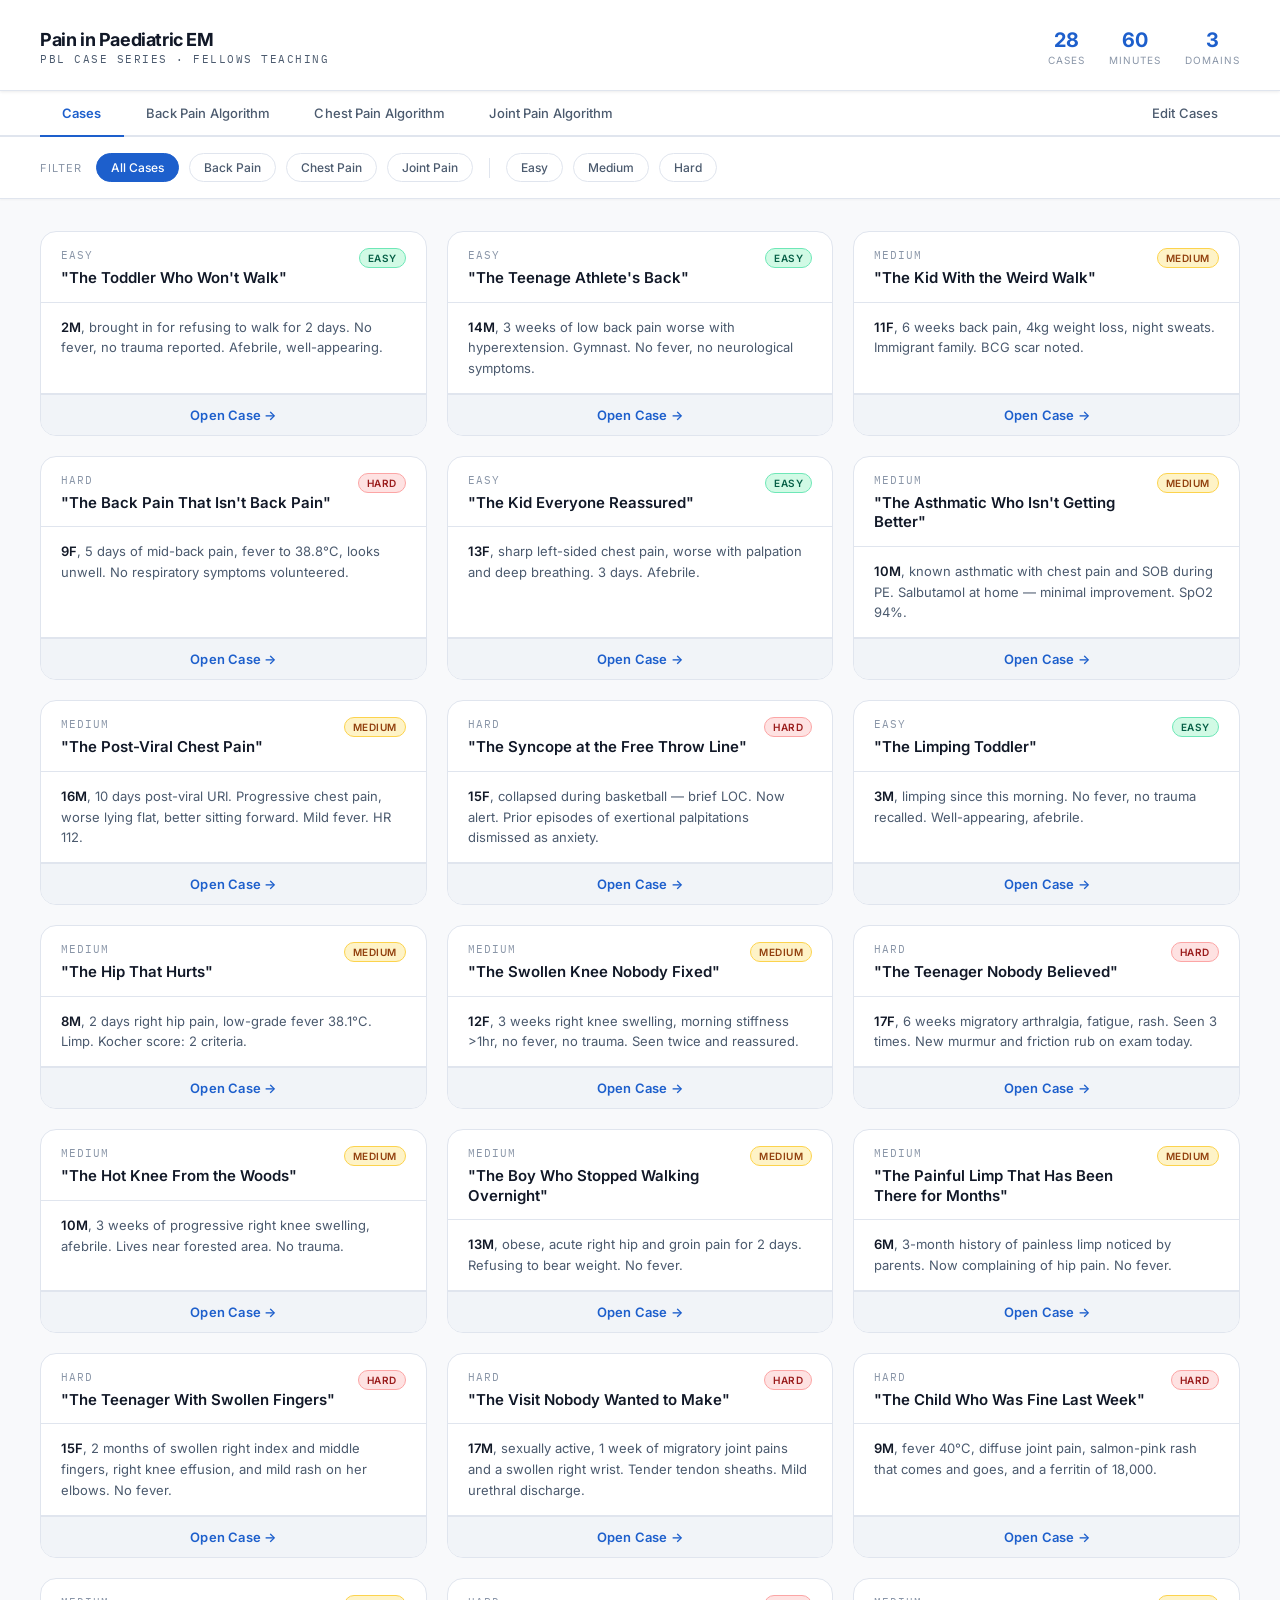
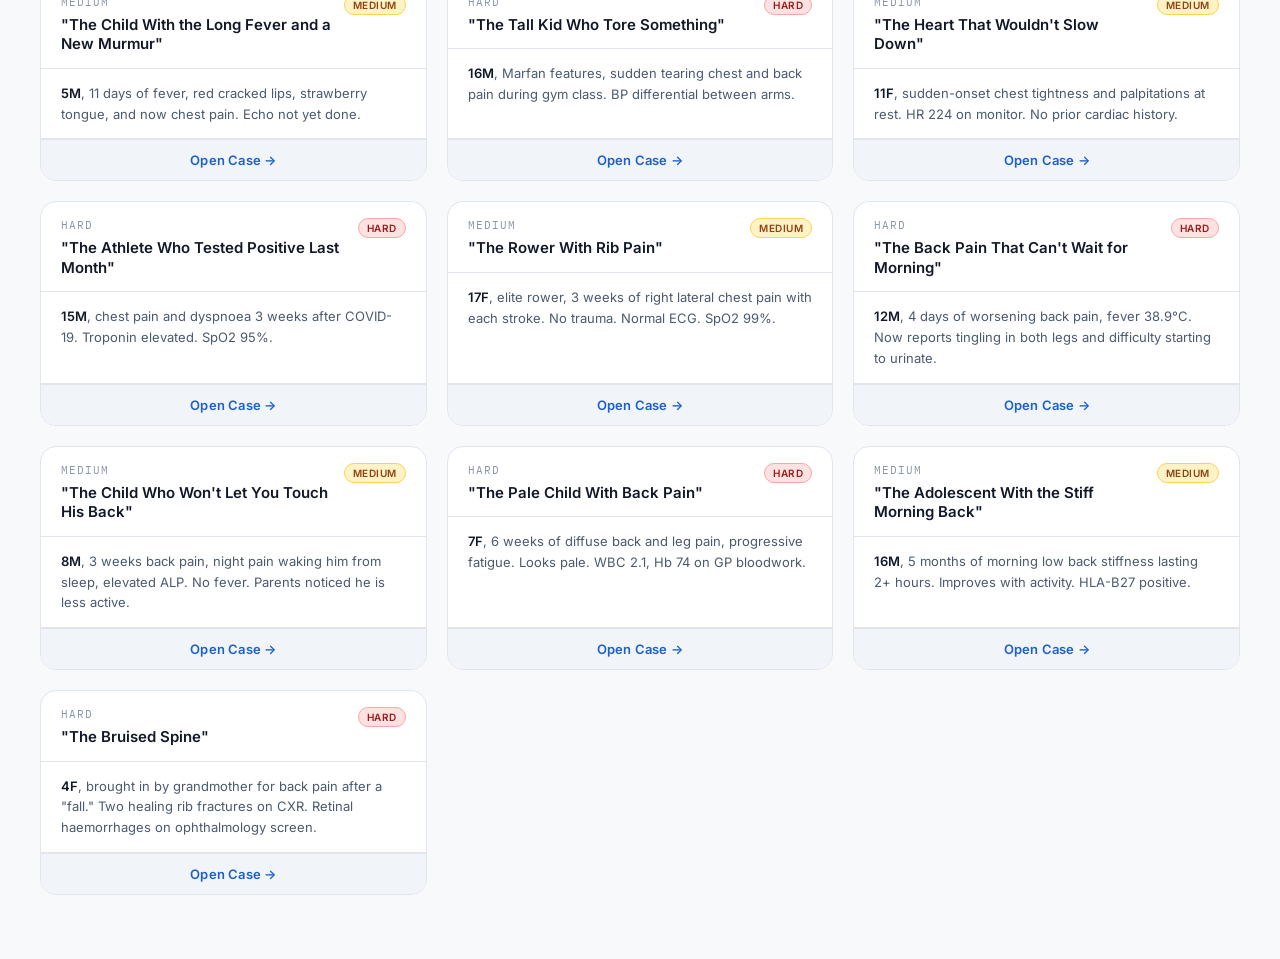
<file: pem-pain/index.html>
<!DOCTYPE html>
<html lang="en">
<head>
<meta charset="UTF-8">
<meta name="viewport" content="width=device-width, initial-scale=1.0">
<title>PEM Teaching Cases — Pain Series</title>
<link href="https://fonts.googleapis.com/css2?family=Inter:wght@300;400;500;600;700&family=IBM+Plex+Mono:wght@400;500&display=swap" rel="stylesheet">
<style>
 :root {
 --bg: #f8f9fb;
 --surface: #ffffff;
 --surface2: #f1f4f8;
 --surface3: #e8edf4;
 --border: #e0e5ee;
 --accent-back: #d4510a;
 --accent-chest: #c8302a;
 --accent-joint: #1a8a42;
 --accent-neutral: #1d5fcc;
 --text: #111827;
 --text-muted: #4b5a6e;
 --text-dim: #8a96a8;
 --easy: #1a8a42;
 --medium: #b45309;
 --hard: #c8302a;
 --reveal-bg: #f5f7fb;
 --tag-history: #5b21b6;
 --tag-exam: #0369a1;
 --tag-labs: #065f46;
 --tag-imaging: #92400e;
 --tag-diagnosis: #9d174d;
 --tag-pearls: #3730a3;
 --tag-twist: #991b1b;
 }

 * { box-sizing: border-box; margin: 0; padding: 0; }

 body {
 background: var(--bg);
 color: var(--text);
 font-family: 'Inter', sans-serif;
 font-weight: 400;
 min-height: 100vh;
 overflow-x: hidden;
 }

 /* HEADER */
 header {
 padding: 28px 40px 24px;
 border-bottom: 1px solid var(--border);
 display: flex;
 align-items: center;
 justify-content: space-between;
 background: var(--surface);
 position: sticky;
 top: 0;
 z-index: 100;
 box-shadow: 0 1px 3px rgba(0,0,0,0.08);
 }

 .logo {
 display: flex;
 flex-direction: column;
 gap: 2px;
 }

 .logo-title {
 font-family: 'Inter', sans-serif;
 font-size: 18px;
 font-weight: 700;
 color: var(--text);
 letter-spacing: -0.4px;
 }

 .logo-sub {
 font-family: 'IBM Plex Mono', monospace;
 font-size: 11px;
 color: var(--text-muted);
 letter-spacing: 1.5px;
 text-transform: uppercase;
 }

 .header-stats {
 display: flex;
 gap: 24px;
 align-items: center;
 }

 .stat-chip {
 display: flex;
 flex-direction: column;
 align-items: center;
 gap: 2px;
 }

 .stat-num {
 font-family: 'Inter', sans-serif;
 font-weight: 700;
 font-size: 20px;
 color: var(--accent-neutral);
 }

 .stat-label {
 font-size: 10px;
 color: var(--text-dim);
 text-transform: uppercase;
 letter-spacing: 1px;
 }

 /* TAB NAV */
 .tab-nav {
   display: flex;
   align-items: center;
   gap: 0;
   background: var(--surface);
   border-bottom: 2px solid var(--border);
   padding: 0 40px;
 }
 .tab-btn {
   padding: 14px 22px;
   background: transparent;
   border: none;
   border-bottom: 2px solid transparent;
   margin-bottom: -2px;
   font-family: 'Inter', sans-serif;
   font-size: 13px;
   font-weight: 500;
   color: var(--text-muted);
   cursor: pointer;
   transition: all 0.2s;
   letter-spacing: 0.1px;
 }

 .tab-btn:hover { color: var(--text); }
 .tab-btn.active { color: var(--accent-neutral); border-bottom-color: var(--accent-neutral); font-weight: 600; }

 /* ALGORITHM TAB */
 .algo-view {
   display: none;
   padding: 36px 40px;
   max-width: 1100px;
   margin: 0 auto;
 }

 .algo-view.visible { display: block; }

 .algo-title {
   font-family: 'Inter', sans-serif;
   font-size: 22px;
   font-weight: 700;
   color: var(--text);
   margin-bottom: 6px;
   letter-spacing: -0.3px;
 }

 .algo-subtitle {
   font-size: 13px;
   color: var(--text-muted);
   margin-bottom: 32px;
 }

 /* ALGORITHM NODES */
 .algo-tree {
   display: flex;
   flex-direction: column;
   align-items: center;
   gap: 0;
 }

 .algo-node {
   border-radius: 10px;
   padding: 14px 20px;
   font-size: 13.5px;
   font-weight: 500;
   text-align: center;
   position: relative;
   line-height: 1.45;
 }

 .algo-node.start {
   background: #1d5fcc;
   color: #fff;
   border-radius: 50px;
   padding: 13px 32px;
   font-size: 14px;
   font-weight: 600;
   letter-spacing: 0.2px;
   min-width: 280px;
 }

 .algo-node.decision {
   background: #fefce8;
   border: 2px solid #fbbf24;
   color: #78350f;
   font-weight: 600;
   min-width: 340px;
   max-width: 440px;
   border-radius: 6px;
   transform: rotate(0deg);
 }

 .algo-node.action {
   background: #f0f9ff;
   border: 1.5px solid #7dd3fc;
   color: #0c4a6e;
   min-width: 260px;
   max-width: 380px;
 }

 .algo-node.danger {
   background: #fef2f2;
   border: 2px solid #fca5a5;
   color: #7f1d1d;
   font-weight: 600;
   min-width: 260px;
   max-width: 380px;
 }

 .algo-node.safe {
   background: #f0fdf4;
   border: 1.5px solid #86efac;
   color: #14532d;
   min-width: 260px;
   max-width: 380px;
 }

 .algo-node.investigate {
   background: #faf5ff;
   border: 1.5px solid #c4b5fd;
   color: #3b0764;
   min-width: 260px;
   max-width: 380px;
 }

 .algo-node small {
   display: block;
   font-size: 11.5px;
   font-weight: 400;
   margin-top: 4px;
   opacity: 0.8;
 }

 .algo-connector {
   width: 2px;
   background: var(--border);
   height: 28px;
   margin: 0 auto;
 }

 .algo-connector.thick {
   height: 20px;
 }

 .algo-label {
   font-size: 11px;
   font-weight: 600;
   text-transform: uppercase;
   letter-spacing: 0.8px;
   padding: 2px 10px;
   border-radius: 10px;
   margin: 0 auto;
   display: inline-block;
 }

 .algo-label.yes { background: #dcfce7; color: #15803d; }
 .algo-label.no  { background: #fee2e2; color: #b91c1c; }
 .algo-label.red  { background: #fee2e2; color: #b91c1c; }
 .algo-label.amber  { background: #fef3c7; color: #92400e; }
 .algo-label.green  { background: #dcfce7; color: #15803d; }

 .algo-split {
   display: grid;
   grid-template-columns: 1fr auto 1fr;
   gap: 0;
   width: 100%;
   max-width: 820px;
   align-items: start;
   margin: 0 auto;
 }

 .algo-split-branch {
   display: flex;
   flex-direction: column;
   align-items: center;
   gap: 0;
 }

 .algo-split-line {
   height: 2px;
   background: var(--border);
   width: 100%;
   margin-top: 28px;
 }

 .algo-split-divider {
   width: 2px;
   background: var(--border);
   height: 28px;
 }

 /* RED FLAGS BOX */
 .red-flags-box {
   background: #fff5f5;
   border: 1.5px solid #fca5a5;
   border-radius: 12px;
   padding: 20px 24px;
   margin-bottom: 32px;
 }

 .red-flags-box h3 {
   font-size: 13px;
   font-weight: 700;
   color: #991b1b;
   text-transform: uppercase;
   letter-spacing: 0.8px;
   margin-bottom: 12px;
 }

 .red-flags-grid {
   display: grid;
   grid-template-columns: repeat(auto-fill, minmax(200px, 1fr));
   gap: 8px;
 }

 .red-flag-item {
   font-size: 13px;
   color: #7f1d1d;
   padding: 6px 10px;
   background: #fee2e2;
   border-radius: 6px;
   display: flex;
   align-items: center;
   gap: 6px;
 }

 .red-flag-item::before {
   content: '';
   width: 6px;
   height: 6px;
   border-radius: 50%;
   background: #ef4444;
   flex-shrink: 0;
 }

 /* ALGO LAYOUT HELPERS */
 .algo-row {
   display: flex;
   justify-content: center;
   width: 100%;
 }

 .algo-section-header {
   width: 100%;
   max-width: 820px;
   margin: 32px auto 16px;
   font-size: 11px;
   font-weight: 700;
   text-transform: uppercase;
   letter-spacing: 1.2px;
   color: var(--text-dim);
   border-bottom: 1px solid var(--border);
   padding-bottom: 8px;
 }

 .algo-3col {
   display: grid;
   grid-template-columns: 1fr 1fr 1fr;
   gap: 12px;
   width: 100%;
   max-width: 900px;
   margin: 0 auto;
 }

 .algo-2col {
   display: grid;
   grid-template-columns: 1fr 1fr;
   gap: 16px;
   width: 100%;
   max-width: 760px;
   margin: 0 auto;
 }

 .algo-card {
   border-radius: 10px;
   padding: 16px 18px;
   font-size: 13px;
   line-height: 1.6;
 }

 .algo-card h4 {
   font-size: 12px;
   font-weight: 700;
   text-transform: uppercase;
   letter-spacing: 0.8px;
   margin-bottom: 8px;
 }

 .algo-card ul {
   margin: 0 0 0 14px;
   padding: 0;
 }

 .algo-card li {
   margin-bottom: 3px;
   color: var(--text-muted);
 }

 .algo-card li strong {
   color: var(--text);
 }

 .algo-card.danger { background: #fef2f2; border: 1.5px solid #fca5a5; }
 .algo-card.danger h4 { color: #991b1b; }
 .algo-card.warn { background: #fffbeb; border: 1.5px solid #fcd34d; }
 .algo-card.warn h4 { color: #92400e; }
 .algo-card.safe { background: #f0fdf4; border: 1.5px solid #86efac; }
 .algo-card.safe h4 { color: #15803d; }
 .algo-card.info { background: #f0f9ff; border: 1.5px solid #7dd3fc; }
 .algo-card.info h4 { color: #0369a1; }
 .algo-card.purple { background: #faf5ff; border: 1.5px solid #c4b5fd; }
 .algo-card.purple h4 { color: #5b21b6; }

 /* FILTER BAR */
 .filter-bar {
 padding: 16px 40px;
 display: flex;
 gap: 10px;
 align-items: center;
 background: var(--surface);
 border-bottom: 1px solid var(--border);
 flex-wrap: wrap;
 box-shadow: 0 1px 2px rgba(0,0,0,0.04);
 }

 .filter-label {
 font-size: 11px;
 color: var(--text-dim);
 text-transform: uppercase;
 letter-spacing: 1px;
 margin-right: 4px;
 }

 .filter-btn {
 padding: 6px 14px;
 border-radius: 20px;
 border: 1px solid var(--border);
 background: transparent;
 color: var(--text-muted);
 font-size: 12px;
 font-family: 'Inter', sans-serif;
 cursor: pointer;
 transition: all 0.2s;
 font-weight: 500;
 }

 .filter-btn:hover { border-color: var(--accent-neutral); color: var(--text); }
 .filter-btn.active { background: var(--accent-neutral); border-color: var(--accent-neutral); color: #fff; }
 .filter-btn.back.active { background: var(--accent-back); border-color: var(--accent-back); }
 .filter-btn.chest.active { background: var(--accent-chest); border-color: var(--accent-chest); }
 .filter-btn.joint.active { background: var(--accent-joint); border-color: var(--accent-joint); }

 .sep { width: 1px; height: 20px; background: var(--border); margin: 0 6px; }

 /* MAIN LAYOUT */
 .main {
 padding: 32px 40px;
 max-width: 1400px;
 margin: 0 auto;
 }

 /* CASE GRID */
 .cases-grid {
 display: grid;
 grid-template-columns: repeat(auto-fill, minmax(340px, 1fr));
 gap: 20px;
 margin-bottom: 32px;
 }

 /* CASE CARD */
 .case-card {
 background: var(--surface);
 border: 1px solid var(--border);
 border-radius: 16px;
 overflow: hidden;
 transition: transform 0.2s, box-shadow 0.2s;
 cursor: pointer;
 display: flex;
 flex-direction: column;
 }

 .case-card:hover {
 transform: translateY(-2px);
 box-shadow: 0 6px 24px rgba(0,0,0,0.10);
 }

 .case-card-header {
 padding: 16px 20px 14px;
 display: flex;
 align-items: flex-start;
 justify-content: space-between;
 gap: 12px;
 border-bottom: 1px solid var(--border);
 }

 .case-meta {
 display: flex;
 flex-direction: column;
 gap: 6px;
 }

 .case-code {
 font-family: 'IBM Plex Mono', monospace;
 font-size: 11px;
 color: var(--text-dim);
 letter-spacing: 1px;
 }

 .case-title {
 font-family: 'Inter', sans-serif;
 font-weight: 600;
 font-size: 15px;
 color: var(--text);
 line-height: 1.3;
 }

 .badges {
 display: flex;
 gap: 6px;
 align-items: center;
 flex-shrink: 0;
 }

 .domain-badge {
 width: 32px;
 height: 32px;
 border-radius: 8px;
 display: flex;
 align-items: center;
 justify-content: center;
 font-size: 14px;
 flex-shrink: 0;
 }

 .domain-badge.back { background: #fff0e6; border: 1px solid #fdba74; }
 .domain-badge.chest { background: #fef2f2; border: 1px solid #fca5a5; }
 .domain-badge.joint { background: #f0fdf4; border: 1px solid #86efac; }

 .difficulty-badge {
 padding: 3px 8px;
 border-radius: 10px;
 font-size: 10px;
 font-weight: 600;
 letter-spacing: 0.5px;
 text-transform: uppercase;
 }

 .diff-easy { background: #d1fae5; color: #065f46; border: 1px solid #6ee7b7; }
 .diff-medium { background: #fef3c7; color: #92400e; border: 1px solid #fcd34d; }
 .diff-hard { background: #fee2e2; color: #991b1b; border: 1px solid #fca5a5; }

 .case-snippet {
 padding: 14px 20px;
 font-size: 13px;
 color: var(--text-muted);
 line-height: 1.6;
 border-bottom: 1px solid var(--border);
 flex: 1;
 }

 .case-snippet strong {
 color: var(--text);
 font-weight: 600;
 }

 .open-btn {
 display: block;
 width: 100%;
 padding: 12px 20px;
 background: var(--surface2);
 border: none;
 border-top: 1px solid var(--border);
 color: var(--accent-neutral);
 font-size: 13px;
 font-family: 'Inter', sans-serif;
 font-weight: 600;
 cursor: pointer;
 text-align: center;
 transition: background 0.2s;
 letter-spacing: 0.2px;
 }

 .open-btn:hover { background: var(--surface3); }

 /* MODAL OVERLAY */
 .modal-overlay {
 display: none;
 position: fixed;
 inset: 0;
 background: rgba(15,23,42,0.5);
 z-index: 200;
 backdrop-filter: blur(6px);
 overflow-y: auto;
 padding: 40px 20px;
 }

 .modal-overlay.open { display: flex; align-items: flex-start; justify-content: center; }

 .modal {
 background: var(--surface);
 border: 1px solid var(--border);
 border-radius: 20px;
 width: 100%;
 max-width: 820px;
 box-shadow: 0 20px 60px rgba(0,0,0,0.18);
 overflow: hidden;
 animation: slideUp 0.3s ease;
 }

 @keyframes slideUp {
 from { opacity: 0; transform: translateY(20px); }
 to { opacity: 1; transform: translateY(0); }
 }

 .modal-header {
 padding: 24px 28px 20px;
 border-bottom: 1px solid var(--border);
 display: flex;
 align-items: flex-start;
 justify-content: space-between;
 gap: 16px;
 }

 .modal-header-left {
 display: flex;
 flex-direction: column;
 gap: 8px;
 }

 .modal-code-row {
 display: flex;
 align-items: center;
 gap: 10px;
 }

 .modal-domain-label {
 font-family: 'IBM Plex Mono', monospace;
 font-size: 11px;
 letter-spacing: 1.5px;
 text-transform: uppercase;
 padding: 3px 8px;
 border-radius: 6px;
 font-weight: 500;
 }

 .modal-domain-label.back { background: rgba(212,81,10,0.10); color: var(--accent-back); border: 1px solid rgba(212,81,10,0.25); }
 .modal-domain-label.chest { background: rgba(200,48,42,0.10); color: var(--accent-chest); border: 1px solid rgba(200,48,42,0.25); }
 .modal-domain-label.joint { background: rgba(26,138,66,0.10); color: var(--accent-joint); border: 1px solid rgba(26,138,66,0.25); }

 .modal-title {
 font-family: 'Inter', sans-serif;
 font-weight: 700;
 font-size: 22px;
 color: var(--text);
 line-height: 1.2;
 }

 .modal-close {
 background: var(--surface2);
 border: 1px solid var(--border);
 border-radius: 10px;
 color: var(--text-muted);
 width: 36px;
 height: 36px;
 display: flex;
 align-items: center;
 justify-content: center;
 cursor: pointer;
 font-size: 18px;
 flex-shrink: 0;
 transition: all 0.2s;
 }

 .modal-close:hover { color: var(--text); background: var(--surface3); }

 /* SCENARIO BOX */
 .scenario-box {
 margin: 20px 28px;
 padding: 18px 20px;
 background: #eef3fc;
 border: 1px solid #c7d9f7;
 border-radius: 12px;
 border-left: 3px solid var(--accent-neutral);
 }

 .scenario-label {
 font-family: 'IBM Plex Mono', monospace;
 font-size: 10px;
 color: var(--text-dim);
 letter-spacing: 1.5px;
 text-transform: uppercase;
 margin-bottom: 8px;
 }

 .scenario-text {
 font-size: 15px;
 color: var(--text);
 line-height: 1.7;
 font-weight: 300;
 }

 .scenario-text strong { font-weight: 600; color: var(--accent-neutral); }

 /* REVEAL BUTTONS */
 .reveal-section {
 padding: 0 28px 20px;
 }

 .reveal-buttons {
 display: flex;
 flex-wrap: wrap;
 gap: 8px;
 margin-bottom: 16px;
 }

 .reveal-btn {
 padding: 9px 18px;
 border-radius: 10px;
 border: 1px solid;
 font-size: 13px;
 font-family: 'Inter', sans-serif;
 font-weight: 500;
 cursor: pointer;
 transition: all 0.2s;
 display: flex;
 align-items: center;
 gap: 7px;
 letter-spacing: 0.2px;
 }

 .reveal-btn .btn-icon { font-size: 15px; }

 .reveal-btn.differential { background: #f0f9ff; border-color: #7dd3fc; color: #0369a1; }
 .reveal-btn.exam { background: #eff8ff; border-color: #93c5fd; color: #1d4ed8; }
 .reveal-btn.labs { background: #ecfdf5; border-color: #6ee7b7; color: #065f46; }
 .reveal-btn.imaging { background: #fffbeb; border-color: #fcd34d; color: #92400e; }
 .reveal-btn.diagnosis { background: #fdf2f8; border-color: #f9a8d4; color: #9d174d; }
 .reveal-btn.pearls { background: #eef2ff; border-color: #a5b4fc; color: #3730a3; }
 .reveal-btn.twist { background: #fef2f2; border-color: #fca5a5; color: #991b1b; }

 .reveal-btn:hover { filter: brightness(1.2); transform: translateY(-1px); }
 .reveal-btn.revealed { opacity: 0.5; cursor: default; transform: none; filter: none; }

 /* REVEAL PANELS */
 .reveal-panel {
 display: none;
 margin-bottom: 10px;
 border-radius: 12px;
 overflow: hidden;
 animation: panelIn 0.25s ease;
 }

 .reveal-panel.shown { display: block; }

 @keyframes panelIn {
 from { opacity: 0; transform: translateY(-8px); }
 to { opacity: 1; transform: translateY(0); }
 }

 .panel-header {
 padding: 10px 16px;
 display: flex;
 align-items: center;
 gap: 8px;
 font-size: 11px;
 font-weight: 600;
 letter-spacing: 1px;
 text-transform: uppercase;
 font-family: 'IBM Plex Mono', monospace;
 }

 .panel-header.differential { background: #e0f2fe; color: #0369a1; }
 .panel-header.exam { background: #dbeafe; color: #1d4ed8; }
 .panel-header.labs { background: #d1fae5; color: #065f46; }
 .panel-header.imaging { background: #fef3c7; color: #92400e; }
 .panel-header.diagnosis{ background: #fce7f3; color: #9d174d; }
 .panel-header.pearls { background: #e0e7ff; color: #3730a3; }
 .panel-header.twist { background: #fee2e2; color: #991b1b; }

 .panel-body {
 padding: 14px 16px;
 background: var(--reveal-bg);
 border: 1px solid var(--border);
 border-top: none;
 border-radius: 0 0 12px 12px;
 font-size: 14px;
 color: var(--text-muted);
 line-height: 1.75;
 }

 .panel-body ul { margin: 6px 0 6px 18px; }
 .panel-body li { margin-bottom: 4px; }
 .panel-body strong { color: var(--text); font-weight: 600; }
 .panel-body em { color: var(--text-muted); font-style: italic; }

 .panel-body .highlight {
 display: inline-block;
 padding: 2px 8px;
 border-radius: 5px;
 font-weight: 600;
 font-size: 13px;
 }

 .panel-body .highlight.danger { background: #fee2e2; color: #991b1b; }
 .panel-body .highlight.safe { background: #d1fae5; color: #065f46; }
 .panel-body .highlight.warn { background: #fef3c7; color: #92400e; }

 .panel-body .key-finding {
 margin: 10px 0;
 padding: 10px 14px;
 background: var(--surface2);
 border-radius: 8px;
 border-left: 3px solid;
 font-size: 14px;
 }

 .panel-body .key-finding.danger { border-color: var(--hard); }
 .panel-body .key-finding.info { border-color: var(--accent-neutral); }
 .panel-body .key-finding.success { border-color: var(--easy); }

 /* RESET */
 .modal-footer {
 padding: 16px 28px;
 border-top: 1px solid var(--border);
 display: flex;
 align-items: center;
 justify-content: space-between;
 }

 .reset-btn {
 padding: 6px 12px;
 background: transparent;
 border: 1px solid var(--border);
 border-radius: 8px;
 color: var(--text-dim);
 font-size: 11px;
 font-family: 'Inter', sans-serif;
 cursor: pointer;
 transition: all 0.2s;
 white-space: nowrap;
 }

 .reset-btn:hover { border-color: var(--text-muted); color: var(--text-muted); }

 .progress-indicator {
 font-family: 'IBM Plex Mono', monospace;
 font-size: 11px;
 color: var(--text-dim);
 }

 .progress-dots {
 display: flex;
 gap: 4px;
 }

 .pdot {
 width: 8px;
 height: 8px;
 border-radius: 50%;
 border: 1px solid var(--border);
 background: transparent;
 transition: all 0.3s;
 }

 .pdot.lit { background: var(--accent-neutral); border-color: var(--accent-neutral); }

 /* EMPTY STATE */
 .empty-state {
 text-align: center;
 padding: 60px 20px;
 color: var(--text-dim);
 font-size: 15px;
 display: none;
 }

 .empty-state.visible { display: block; }

 /* SCROLLBAR */
 ::-webkit-scrollbar { width: 6px; }
 ::-webkit-scrollbar-track { background: var(--bg); }
 ::-webkit-scrollbar-thumb { background: var(--border); border-radius: 3px; }

 /* DDX GRID */
 .ddx-grid {
 display: flex;
 flex-direction: column;
 gap: 6px;
 }

 .ddx-item {
 padding: 9px 13px;
 background: var(--surface2);
 border: 1px solid var(--border);
 border-radius: 8px;
 font-size: 13.5px;
 color: var(--text-muted);
 line-height: 1.5;
 transition: background 0.15s;
 }

 .ddx-item strong {
 color: var(--text);
 font-weight: 600;
 }

 .ddx-item.top-dx {
 background: #eff6ff;
 border-color: #93c5fd;
 color: var(--text);
 }

 .ddx-item.danger-dx {
 background: #fff5f5;
 border-color: #fca5a5;
 color: #7f1d1d;
 }

 .ddx-item.danger-dx strong {
 color: #991b1b;
 }


 /* EDITOR TAB */
 .editor-view {
   display: none;
   padding: 36px 40px;
   max-width: 1100px;
   margin: 0 auto;
 }
 .editor-view.visible { display: block; }

 .editor-layout {
   display: grid;
   grid-template-columns: 260px 1fr;
   gap: 24px;
   align-items: start;
 }

 .editor-sidebar {
   position: sticky;
   top: 100px;
 }

 .editor-sidebar-title {
   font-size: 11px;
   font-weight: 700;
   text-transform: uppercase;
   letter-spacing: 1px;
   color: var(--text-dim);
   margin-bottom: 12px;
 }

 .editor-case-list {
   display: flex;
   flex-direction: column;
   gap: 4px;
   max-height: 68vh;
   overflow-y: auto;
 }

 .editor-case-item {
   padding: 10px 14px;
   border-radius: 8px;
   border: 1px solid var(--border);
   background: var(--surface);
   cursor: pointer;
   transition: all 0.15s;
   font-size: 13px;
   color: var(--text-muted);
   line-height: 1.35;
 }

 .editor-case-item:hover { background: var(--surface2); color: var(--text); }
 .editor-case-item.active { background: #eff6ff; border-color: #93c5fd; color: var(--accent-neutral); font-weight: 500; }

 .editor-case-item-id {
   font-family: 'IBM Plex Mono', monospace;
   font-size: 10px;
   color: var(--text-dim);
   margin-bottom: 2px;
 }

 .editor-main {
   background: var(--surface);
   border: 1px solid var(--border);
   border-radius: 16px;
   overflow: hidden;
 }

 .editor-main-header {
   padding: 20px 24px 16px;
   border-bottom: 1px solid var(--border);
   display: flex;
   align-items: center;
   justify-content: space-between;
   gap: 16px;
   background: var(--surface2);
 }

 .editor-main-title {
   font-size: 15px;
   font-weight: 600;
   color: var(--text);
 }

 .editor-main-subtitle {
   font-size: 12px;
   color: var(--text-muted);
   margin-top: 2px;
 }

 .editor-actions {
   display: flex;
   gap: 8px;
   flex-shrink: 0;
 }

 .editor-save-btn {
   padding: 8px 18px;
   background: var(--accent-neutral);
   color: #fff;
   border: none;
   border-radius: 8px;
   font-size: 13px;
   font-family: 'Inter', sans-serif;
   font-weight: 600;
   cursor: pointer;
   transition: all 0.2s;
 }
 .editor-save-btn:hover { background: #1a50b0; }

 .editor-export-btn {
   padding: 8px 16px;
   background: transparent;
   color: var(--text-muted);
   border: 1px solid var(--border);
   border-radius: 8px;
   font-size: 13px;
   font-family: 'Inter', sans-serif;
   font-weight: 500;
   cursor: pointer;
   transition: all 0.2s;
 }
 .editor-export-btn:hover { border-color: var(--accent-neutral); color: var(--accent-neutral); }

 .editor-fields {
   padding: 24px;
   display: flex;
   flex-direction: column;
   gap: 20px;
 }

 .editor-field {
   display: flex;
   flex-direction: column;
   gap: 6px;
 }

 .editor-field label {
   font-size: 11px;
   font-weight: 700;
   text-transform: uppercase;
   letter-spacing: 0.8px;
   color: var(--text-muted);
 }

 .editor-field input,
 .editor-field select,
 .editor-field textarea {
   font-family: 'Inter', sans-serif;
   font-size: 13.5px;
   color: var(--text);
   background: var(--surface);
   border: 1px solid var(--border);
   border-radius: 8px;
   padding: 10px 13px;
   transition: border-color 0.2s;
   outline: none;
   width: 100%;
   resize: vertical;
 }

 .editor-field input:focus,
 .editor-field select:focus,
 .editor-field textarea:focus {
   border-color: var(--accent-neutral);
   box-shadow: 0 0 0 3px rgba(29,95,204,0.08);
 }

 .editor-field textarea { min-height: 100px; line-height: 1.6; }
 .editor-field textarea.tall { min-height: 180px; }
 .editor-field textarea.short { min-height: 64px; }

 .editor-row {
   display: grid;
   grid-template-columns: 1fr 1fr;
   gap: 16px;
 }

 .editor-section-tabs {
   display: flex;
   flex-wrap: wrap;
   gap: 6px;
   padding: 16px 24px;
   border-bottom: 1px solid var(--border);
   background: var(--surface2);
 }

 .editor-section-tab {
   padding: 6px 14px;
   border-radius: 20px;
   border: 1px solid var(--border);
   background: var(--surface);
   color: var(--text-muted);
   font-size: 12px;
   font-family: 'Inter', sans-serif;
   font-weight: 500;
   cursor: pointer;
   transition: all 0.2s;
 }

 .editor-section-tab:hover { border-color: var(--accent-neutral); color: var(--text); }
 .editor-section-tab.active { background: var(--accent-neutral); border-color: var(--accent-neutral); color: #fff; }

 .editor-section-panel { display: none; }
 .editor-section-panel.active { display: flex; flex-direction: column; gap: 20px; }

 .editor-hint {
   font-size: 11.5px;
   color: var(--text-dim);
   line-height: 1.5;
   padding: 8px 12px;
   background: var(--surface2);
   border-radius: 6px;
   border-left: 3px solid #93c5fd;
 }

 .editor-saved-toast {
   position: fixed;
   bottom: 28px;
   right: 28px;
   background: #15803d;
   color: #fff;
   padding: 12px 20px;
   border-radius: 10px;
   font-size: 13px;
   font-weight: 500;
   font-family: 'Inter', sans-serif;
   box-shadow: 0 4px 16px rgba(0,0,0,0.15);
   opacity: 0;
   transform: translateY(8px);
   transition: all 0.25s;
   pointer-events: none;
   z-index: 500;
 }
 .editor-saved-toast.show { opacity: 1; transform: translateY(0); }

 .editor-empty {
   padding: 80px 24px;
   text-align: center;
   color: var(--text-dim);
   font-size: 14px;
 }

 /* Responsive */
 @media (max-width: 600px) {
 header { padding: 16px 20px; }
 .filter-bar { padding: 12px 20px; }
 .main { padding: 20px; }
 .cases-grid { grid-template-columns: 1fr; }
 .modal-overlay { padding: 0; align-items: flex-end; }
 .modal { border-radius: 20px 20px 0 0; }
 .reveal-buttons { gap: 6px; }
 .reveal-btn { font-size: 12px; padding: 8px 12px; }
 }
</style>
</head>
<body>

<header>
 <div class="logo">
 <div class="logo-title">Pain in Paediatric EM</div>
 <div class="logo-sub">PBL Case Series · Fellows Teaching</div>
 </div>
 <div class="header-stats">
 <div class="stat-chip">
 <div class="stat-num">28</div>
 <div class="stat-label">Cases</div>
 </div>
 <div class="stat-chip">
 <div class="stat-num">60</div>
 <div class="stat-label">Minutes</div>
 </div>
 <div class="stat-chip">
 <div class="stat-num">3</div>
 <div class="stat-label">Domains</div>
 </div>
 </div>
</header>

<nav class="tab-nav">
  <button class="tab-btn active" onclick="switchTab('cases', this)">Cases</button>
  <button class="tab-btn" onclick="switchTab('algorithm', this)">Back Pain Algorithm</button>
  <button class="tab-btn" onclick="switchTab('chest', this)">Chest Pain Algorithm</button>
  <button class="tab-btn" onclick="switchTab('joint', this)">Joint Pain Algorithm</button>
  <button class="tab-btn" style="margin-left:auto;" onclick="switchTab('editor', this)">Edit Cases</button>
</nav>

<div id="tab-cases">
<div class="filter-bar">
 <span class="filter-label">Filter</span>
 <button class="filter-btn active" onclick="filterCases('all', this)">All Cases</button>
 <button class="filter-btn back" onclick="filterCases('back', this)">Back Pain</button>
 <button class="filter-btn chest" onclick="filterCases('chest', this)">Chest Pain</button>
 <button class="filter-btn joint" onclick="filterCases('joint', this)">Joint Pain</button>
 <div class="sep"></div>
 <button class="filter-btn" onclick="filterDifficulty('easy', this)">Easy</button>
 <button class="filter-btn" onclick="filterDifficulty('medium', this)">Medium</button>
 <button class="filter-btn" onclick="filterDifficulty('hard', this)">Hard</button>
</div>

<div class="main">
 <div class="cases-grid" id="casesGrid"></div>
 <div class="empty-state" id="emptyState">No cases match this filter.</div>
</div>
</div><!-- end tab-cases -->

<!-- ALGORITHM TAB -->
<div id="tab-algorithm" class="algo-view">

  <div class="algo-title">Approach to Back Pain in Children</div>
  <div class="algo-subtitle">Paediatric Emergency Medicine — Clinical Decision Algorithm</div>

  <!-- RED FLAGS -->
  <div class="red-flags-box">
    <h3>Red Flag Symptoms — Act Immediately</h3>
    <div class="red-flags-grid">
      <div class="red-flag-item">Neurological deficit (weakness, paraesthesia)</div>
      <div class="red-flag-item">Bowel or bladder dysfunction</div>
      <div class="red-flag-item">Saddle anaesthesia</div>
      <div class="red-flag-item">Fever + back pain</div>
      <div class="red-flag-item">Night pain (wakes from sleep)</div>
      <div class="red-flag-item">Weight loss / night sweats</div>
      <div class="red-flag-item">Age &lt;5 years with back pain</div>
      <div class="red-flag-item">Progressively worsening pain</div>
      <div class="red-flag-item">Immunocompromised host</div>
      <div class="red-flag-item">Recent spinal procedure or IV drug use</div>
    </div>
  </div>

  <!-- STEP 1 -->
  <div class="algo-section-header">Step 1 — Initial Assessment</div>
  <div class="algo-tree">
    <div class="algo-row"><div class="algo-node start">Child with Back Pain</div></div>
    <div class="algo-connector"></div>
    <div class="algo-row"><div class="algo-node action">Full history · Vitals · Neurological exam<br><small>Document: onset, character, radiation, aggravating/relieving, systemic symptoms, trauma, sport, travel, immunisation, country of origin</small></div></div>
    <div class="algo-connector"></div>
    <div class="algo-row"><div class="algo-node decision">Any red flags present?</div></div>
  </div>

  <!-- SPLIT YES/NO -->
  <div class="algo-split" style="max-width:780px; margin: 0 auto;">
    <div class="algo-split-branch">
      <div class="algo-split-line"></div>
      <div class="algo-connector thick"></div>
      <div style="text-align:center; margin-bottom:8px;"><span class="algo-label yes">YES</span></div>
      <div class="algo-node danger" style="min-width:0; width:100%;">
        Urgent workup<br>
        <small>IV access · Bloods (CBC, CRP, ESR, cultures) · Urgent MRI spine · Surgical/ID consult</small>
      </div>
    </div>
    <div style="display:flex; flex-direction:column; align-items:center;">
      <div style="height:28px; width:2px; background:var(--border);"></div>
    </div>
    <div class="algo-split-branch">
      <div class="algo-split-line"></div>
      <div class="algo-connector thick"></div>
      <div style="text-align:center; margin-bottom:8px;"><span class="algo-label no">NO</span></div>
      <div class="algo-node safe" style="min-width:0; width:100%;">
        Proceed to Step 2<br>
        <small>Further risk stratification by age, mechanism, and examination</small>
      </div>
    </div>
  </div>

  <!-- STEP 2 -->
  <div class="algo-section-header">Step 2 — Risk Stratification by Presentation</div>
  <div class="algo-3col">
    <div class="algo-card danger">
      <h4>Infectious / Inflammatory</h4>
      <ul>
        <li>Fever, elevated CRP/ESR</li>
        <li>Refusal to walk (toddler)</li>
        <li>Tenderness over vertebral body</li>
        <li>Constitutional symptoms</li>
        <li>Immigrant / TB-endemic origin</li>
      </ul>
      <div style="margin-top:10px; font-size:12px; font-weight:600; color:#991b1b;">→ See Track A</div>
    </div>
    <div class="algo-card warn">
      <h4>Mechanical / Overuse</h4>
      <ul>
        <li>Adolescent athlete</li>
        <li>Hyperextension sport</li>
        <li>Pain with activity, relieved by rest</li>
        <li>Positive stork test</li>
        <li>No systemic features</li>
      </ul>
      <div style="margin-top:10px; font-size:12px; font-weight:600; color:#92400e;">→ See Track B</div>
    </div>
    <div class="algo-card purple">
      <h4>Neoplastic / Infiltrative</h4>
      <ul>
        <li>Night pain not relieved by rest</li>
        <li>Weight loss, night sweats</li>
        <li>Gibbus deformity</li>
        <li>Bony tenderness + mass</li>
        <li>Abnormal CBC</li>
      </ul>
      <div style="margin-top:10px; font-size:12px; font-weight:600; color:#5b21b6;">→ See Track C</div>
    </div>
  </div>

  <!-- TRACK A -->
  <div class="algo-section-header">Track A — Suspected Infectious Aetiology</div>
  <div class="algo-tree">
    <div class="algo-row"><div class="algo-node action">CBC · CRP · ESR · Blood cultures · X-ray spine</div></div>
    <div class="algo-connector"></div>
    <div class="algo-row"><div class="algo-node decision">Fever + elevated CRP/ESR?</div></div>
  </div>
  <div class="algo-split" style="max-width:820px; margin: 0 auto;">
    <div class="algo-split-branch">
      <div class="algo-split-line"></div>
      <div class="algo-connector thick"></div>
      <div style="text-align:center; margin-bottom:8px;"><span class="algo-label yes">YES</span></div>
      <div class="algo-node danger" style="min-width:0; width:100%;">MRI spine with contrast<br><small>Admit · IV antibiotics (anti-staphylococcal ± MRSA cover) · Orthopaedic + ID consult</small></div>
    </div>
    <div style="display:flex; flex-direction:column; align-items:center;"><div style="height:28px; width:2px; background:var(--border);"></div></div>
    <div class="algo-split-branch">
      <div class="algo-split-line"></div>
      <div class="algo-connector thick"></div>
      <div style="text-align:center; margin-bottom:8px;"><span class="algo-label no">NO / LOW GRADE</span></div>
      <div class="algo-node warn" style="min-width:0; width:100%;">Consider diskitis (toddler) or early osteomyelitis<br><small>MRI spine · Low threshold to admit · Repeat labs in 24–48h</small></div>
    </div>
  </div>
  <div style="height:20px;"></div>
  <div class="algo-2col">
    <div class="algo-card danger">
      <h4>Epidural Abscess — Do Not Miss</h4>
      <ul>
        <li>Fever + back pain + <strong>any neurological sign</strong></li>
        <li>Urinary retention, leg weakness, sensory level</li>
        <li>MRI spine urgently — do not wait</li>
        <li>Neurosurgical emergency</li>
        <li><strong>Triad:</strong> fever · back pain · neuro deficit (rarely all 3 together)</li>
      </ul>
    </div>
    <div class="algo-card warn">
      <h4>Pott's Disease (Spinal TB)</h4>
      <ul>
        <li>TB-endemic origin · BCG scar noted</li>
        <li>Constitutional symptoms + gibbus deformity</li>
        <li>IGRA preferred over TST in BCG-vaccinated</li>
        <li>CXR: hilar adenopathy</li>
        <li>Airborne precautions immediately</li>
        <li>12 months antitubercular therapy</li>
      </ul>
    </div>
  </div>

  <!-- TRACK B -->
  <div class="algo-section-header">Track B — Mechanical / Athletic Back Pain</div>
  <div class="algo-tree">
    <div class="algo-row"><div class="algo-node action">High-risk sport? · Stork test · Hyperextension pain?</div></div>
    <div class="algo-connector"></div>
    <div class="algo-row"><div class="algo-node decision">Positive stork test or hyperextension pain in athlete?</div></div>
  </div>
  <div class="algo-split" style="max-width:820px; margin: 0 auto;">
    <div class="algo-split-branch">
      <div class="algo-split-line"></div>
      <div class="algo-connector thick"></div>
      <div style="text-align:center; margin-bottom:8px;"><span class="algo-label yes">YES</span></div>
      <div class="algo-node warn" style="min-width:0; width:100%;">X-ray lumbar spine (AP + lateral + oblique)<br><small>Look for pars defect "Scotty dog collar" · If equivocal → CT or MRI · Activity restriction · Sports medicine referral</small></div>
    </div>
    <div style="display:flex; flex-direction:column; align-items:center;"><div style="height:28px; width:2px; background:var(--border);"></div></div>
    <div class="algo-split-branch">
      <div class="algo-split-line"></div>
      <div class="algo-connector thick"></div>
      <div style="text-align:center; margin-bottom:8px;"><span class="algo-label no">NO</span></div>
      <div class="algo-node safe" style="min-width:0; width:100%;">Likely muscular strain or overuse<br><small>NSAIDs · Physiotherapy referral · No imaging if afebrile + normal neuro · Return precautions</small></div>
    </div>
  </div>
  <div style="height:20px;"></div>
  <div class="algo-2col">
    <div class="algo-card warn">
      <h4>Spondylolysis</h4>
      <ul>
        <li>Pars interarticularis stress fracture</li>
        <li>L5 most common (80–90%)</li>
        <li>Oblique x-ray: "Scotty dog collar"</li>
        <li>CT: most sensitive for bony defect</li>
        <li>Treatment: rest, brace, physio 3–6 months</li>
      </ul>
    </div>
    <div class="algo-card danger">
      <h4>Spondylolisthesis — Grade Determines Urgency</h4>
      <ul>
        <li>Grade I–II (&lt;50% slip): conservative management</li>
        <li>Grade III–IV (&gt;50%): urgent orthopaedic referral</li>
        <li>Any neurological deficit → surgical consideration</li>
        <li>Measure slip % on lateral x-ray</li>
      </ul>
    </div>
  </div>

  <!-- TRACK C -->
  <div class="algo-section-header">Track C — Suspected Neoplastic / Infiltrative</div>
  <div class="algo-2col">
    <div class="algo-card purple">
      <h4>Investigations</h4>
      <ul>
        <li>CBC + differential · blood film</li>
        <li>LDH · uric acid (leukaemia screen)</li>
        <li>ESR · CRP · LFTs</li>
        <li>X-ray spine (vertebral destruction, periosteal reaction)</li>
        <li><strong>MRI spine + whole spine</strong> — gold standard</li>
        <li>Oncology consultation early</li>
      </ul>
    </div>
    <div class="algo-card purple">
      <h4>Key Diagnoses to Consider</h4>
      <ul>
        <li><strong>Ewing sarcoma</strong> — destructive lesion, periosteal reaction, soft tissue mass</li>
        <li><strong>Osteoid osteoma</strong> — night pain, NSAIDs dramatically relieve; CT diagnostic</li>
        <li><strong>Leukaemia</strong> — metaphyseal lucent bands, pancytopenia</li>
        <li><strong>Lymphoma</strong> — vertebral involvement, mediastinal mass</li>
        <li><strong>Langerhans cell histiocytosis</strong> — vertebra plana (flattened vertebral body)</li>
      </ul>
    </div>
  </div>

  <!-- REFERRED PAIN -->
  <div class="algo-section-header">Do Not Miss — Back Pain as Referred Pain</div>
  <div class="algo-3col">
    <div class="algo-card info">
      <h4>Pulmonary</h4>
      <ul>
        <li>Lower lobe pneumonia</li>
        <li>Empyema / parapneumonic effusion</li>
        <li>Check SpO2 on every patient</li>
        <li>Auscultate lung bases</li>
      </ul>
    </div>
    <div class="algo-card info">
      <h4>Abdominal / Retroperitoneal</h4>
      <ul>
        <li>Pyelonephritis (CVA tenderness)</li>
        <li>Pancreatitis (mid-back, elevated lipase)</li>
        <li>Appendicitis (retrocaecal)</li>
        <li>Psoas abscess</li>
      </ul>
    </div>
    <div class="algo-card info">
      <h4>Vascular / Spinal Cord</h4>
      <ul>
        <li>Aortic aneurysm (rare in children)</li>
        <li>Spinal cord tumour</li>
        <li>Sickle cell vaso-occlusive crisis</li>
        <li>Transverse myelitis</li>
      </ul>
    </div>
  </div>

  <!-- IMAGING GUIDE -->
  <div class="algo-section-header">Imaging Decision Guide</div>
  <div class="algo-3col">
    <div class="algo-card safe">
      <h4>X-Ray First</h4>
      <ul>
        <li>Athlete with hyperextension pain</li>
        <li>Suspected fracture / trauma</li>
        <li>Scoliosis screening</li>
        <li>Initial screen for bony lesion</li>
        <li><strong>Always include oblique views</strong> if spondylolysis suspected</li>
      </ul>
    </div>
    <div class="algo-card danger">
      <h4>MRI Urgently</h4>
      <ul>
        <li>Any neurological deficit</li>
        <li>Suspected epidural abscess</li>
        <li>Suspected cord compression</li>
        <li>Fever + back pain + elevated CRP</li>
        <li>Suspected spinal TB with neuro signs</li>
      </ul>
    </div>
    <div class="algo-card warn">
      <h4>MRI Non-Urgently / CT</h4>
      <ul>
        <li>Diskitis / osteomyelitis without neuro deficit</li>
        <li>Equivocal x-ray for spondylolysis (CT)</li>
        <li>Suspected Pott's disease (MRI)</li>
        <li>Osteoid osteoma characterisation (CT)</li>
        <li>Night pain with normal x-ray</li>
      </ul>
    </div>
  </div>

  <div style="height: 48px;"></div>

</div><!-- end algo tab -->

<!-- CHEST PAIN ALGORITHM TAB -->
<div id="tab-chest" class="algo-view">

  <div class="algo-title">Approach to Chest Pain in Children</div>
  <div class="algo-subtitle">Paediatric Emergency Medicine — Clinical Decision Algorithm</div>

  <!-- HIGH RISK FEATURES -->
  <div class="red-flags-box">
    <h3>High-Risk Features — Cardiac Until Proven Otherwise</h3>
    <div class="red-flags-grid">
      <div class="red-flag-item">Exertional chest pain or syncope</div>
      <div class="red-flag-item">Palpitations with chest pain</div>
      <div class="red-flag-item">Family history of sudden cardiac death &lt;40 years</div>
      <div class="red-flag-item">Known congenital heart disease</div>
      <div class="red-flag-item">Pain radiating to arm, jaw, or back</div>
      <div class="red-flag-item">Haemodynamic instability</div>
      <div class="red-flag-item">Abnormal ECG</div>
      <div class="red-flag-item">SpO2 &lt;95% on room air</div>
      <div class="red-flag-item">Kawasaki disease history</div>
      <div class="red-flag-item">Marfan / connective tissue features</div>
    </div>
  </div>

  <!-- STEP 1 -->
  <div class="algo-section-header">Step 1 — Initial Assessment (Every Patient)</div>
  <div class="algo-tree">
    <div class="algo-row"><div class="algo-node start">Child with Chest Pain</div></div>
    <div class="algo-connector"></div>
    <div class="algo-row"><div class="algo-node action">
      Vitals · SpO2 · ECG within 10 min · Brief targeted history<br>
      <small>Pain character · Onset · Exertional vs. rest · Positional · Associated symptoms · Medications · Family history</small>
    </div></div>
    <div class="algo-connector"></div>
    <div class="algo-row"><div class="algo-node decision">Haemodynamically unstable or SpO2 &lt;95%?</div></div>
  </div>

  <div class="algo-split" style="max-width:780px; margin: 0 auto;">
    <div class="algo-split-branch">
      <div class="algo-split-line"></div>
      <div class="algo-connector thick"></div>
      <div style="text-align:center; margin-bottom:8px;"><span class="algo-label yes">YES</span></div>
      <div class="algo-node danger" style="min-width:0; width:100%;">
        Resuscitation bay immediately<br>
        <small>Oxygen · IV access · Continuous monitoring · Bedside echo · Cardiology stat</small>
      </div>
    </div>
    <div style="display:flex; flex-direction:column; align-items:center;"><div style="height:28px; width:2px; background:var(--border);"></div></div>
    <div class="algo-split-branch">
      <div class="algo-split-line"></div>
      <div class="algo-connector thick"></div>
      <div style="text-align:center; margin-bottom:8px;"><span class="algo-label no">NO</span></div>
      <div class="algo-node safe" style="min-width:0; width:100%;">
        Stable — proceed to ECG interpretation<br>
        <small>ECG is mandatory in all children with chest pain</small>
      </div>
    </div>
  </div>

  <!-- STEP 2 -->
  <div class="algo-section-header">Step 2 — ECG Interpretation (Mandatory in All)</div>
  <div class="algo-tree">
    <div class="algo-row"><div class="algo-node action">
      12-lead ECG — measure manually: QTc · PR · QRS · ST segments · Delta waves<br>
      <small>Bazett formula: QTc = QT ÷ √RR interval. Normal &lt;440ms (male) / &lt;460ms (female). &gt;500ms = very high risk.</small>
    </div></div>
    <div class="algo-connector"></div>
    <div class="algo-row"><div class="algo-node decision">ECG abnormal?</div></div>
  </div>

  <div class="algo-split" style="max-width:780px; margin: 0 auto;">
    <div class="algo-split-branch">
      <div class="algo-split-line"></div>
      <div class="algo-connector thick"></div>
      <div style="text-align:center; margin-bottom:8px;"><span class="algo-label yes">YES</span></div>
      <div class="algo-node danger" style="min-width:0; width:100%;">
        Cardiac cause — see Track A<br>
        <small>Admit · Continuous monitoring · Cardiology consult</small>
      </div>
    </div>
    <div style="display:flex; flex-direction:column; align-items:center;"><div style="height:28px; width:2px; background:var(--border);"></div></div>
    <div class="algo-split-branch">
      <div class="algo-split-line"></div>
      <div class="algo-connector thick"></div>
      <div style="text-align:center; margin-bottom:8px;"><span class="algo-label no">NO — Normal ECG</span></div>
      <div class="algo-node safe" style="min-width:0; width:100%;">
        Proceed to clinical characterisation<br>
        <small>Normal ECG significantly lowers cardiac risk but does not exclude all causes</small>
      </div>
    </div>
  </div>

  <!-- ECG FINDINGS -->
  <div class="algo-section-header">ECG Findings and Their Significance</div>
  <div class="algo-3col">
    <div class="algo-card danger">
      <h4>Act Immediately</h4>
      <ul>
        <li><strong>QTc &gt;500ms</strong> — high risk Torsades de Pointes</li>
        <li><strong>ST elevation</strong> — myocarditis, pericarditis, ACS</li>
        <li><strong>Broad complex tachycardia</strong> — VT until proven otherwise</li>
        <li><strong>Complete heart block</strong> — 3rd degree AVB</li>
        <li><strong>Delta waves (WPW)</strong> — pre-excitation, risk of AF + VF</li>
        <li><strong>Brugada pattern</strong> — saddle ST in V1–V2</li>
      </ul>
    </div>
    <div class="algo-card warn">
      <h4>Investigate Further</h4>
      <ul>
        <li><strong>QTc 460–500ms</strong> — borderline prolonged; check drugs, electrolytes</li>
        <li><strong>Diffuse saddle ST + PR depression</strong> — pericarditis pattern</li>
        <li><strong>1st degree AVB</strong> — minor criterion for ARF; investigate further</li>
        <li><strong>T-wave inversions V1–V4</strong> — RV strain, ARVC, Wellens</li>
        <li><strong>LVH criteria</strong> — HOCM, hypertensive heart disease</li>
      </ul>
    </div>
    <div class="algo-card safe">
      <h4>Generally Reassuring</h4>
      <ul>
        <li>Normal sinus rhythm</li>
        <li>QTc &lt;440ms</li>
        <li>Normal axis and intervals</li>
        <li>Benign early repolarisation pattern</li>
        <li>Isolated sinus tachycardia (investigate cause)</li>
      </ul>
    </div>
  </div>

  <!-- STEP 3 -->
  <div class="algo-section-header">Step 3 — Clinical Characterisation (Normal ECG)</div>
  <div class="algo-3col">
    <div class="algo-card danger">
      <h4>Track A — Cardiac / Serious</h4>
      <ul>
        <li>Exertional onset or syncope</li>
        <li>Palpitations with pain</li>
        <li>Positional (worse lying flat)</li>
        <li>Radiation to arm / jaw / back</li>
        <li>Family history sudden death</li>
        <li>Kawasaki / CHD history</li>
      </ul>
      <div style="margin-top:10px; font-size:12px; font-weight:600; color:#991b1b;">→ Troponin · Echo · Cardiology</div>
    </div>
    <div class="algo-card warn">
      <h4>Track B — Pulmonary</h4>
      <ul>
        <li>Sudden onset with dyspnoea</li>
        <li>Pleuritic (worse with breathing)</li>
        <li>Decreased breath sounds</li>
        <li>Known asthma — failed bronchodilator</li>
        <li>Risk factors for PE</li>
        <li>SpO2 borderline</li>
      </ul>
      <div style="margin-top:10px; font-size:12px; font-weight:600; color:#92400e;">→ CXR · POCUS · Consider CTPA</div>
    </div>
    <div class="algo-card safe">
      <h4>Track C — Musculoskeletal / Other</h4>
      <ul>
        <li>Reproducible chest wall tenderness</li>
        <li>No exertional component</li>
        <li>Worse with palpation / movement</li>
        <li>Afebrile, normal vitals, normal ECG</li>
        <li>Post-viral, adolescent, female</li>
      </ul>
      <div style="margin-top:10px; font-size:12px; font-weight:600; color:#15803d;">→ Likely benign — see Track C</div>
    </div>
  </div>

  <!-- TRACK A -->
  <div class="algo-section-header">Track A — Cardiac Causes</div>
  <div class="algo-2col">
    <div class="algo-card danger">
      <h4>Myocarditis / Myopericarditis</h4>
      <ul>
        <li>Post-viral (Coxsackie B, parvovirus, influenza)</li>
        <li>Positional pain, friction rub, fever</li>
        <li>ECG: diffuse saddle ST, PR depression (Stage 1)</li>
        <li><strong>Always check troponin</strong> — any elevation = myopericarditis</li>
        <li>Echo: effusion, wall motion, EF</li>
        <li>If EF reduced: <strong>stop NSAIDs</strong> — admit ICU</li>
        <li>If EF normal: NSAIDs + colchicine × 3 months</li>
        <li><strong>No sport for minimum 3–6 months</strong></li>
      </ul>
    </div>
    <div class="algo-card danger">
      <h4>Arrhythmia — LQTS / WPW / VT</h4>
      <ul>
        <li>Exertional syncope + palpitations = cardiac emergency</li>
        <li><strong>LQTS:</strong> QTc &gt;500ms · Stop all QT-prolonging drugs · IV Mg · Correct K+ (target &gt;4.5) · Beta-blocker</li>
        <li><strong>WPW:</strong> delta waves · No adenosine if AF present · Cardiology urgently</li>
        <li><strong>CPVT:</strong> normal resting ECG · Exercise-induced VT · Beta-blocker / flecainide</li>
        <li>Hold from all sport pending full workup</li>
        <li>Screen first-degree family members</li>
      </ul>
    </div>
  </div>
  <div class="algo-2col">
    <div class="algo-card danger">
      <h4>HOCM</h4>
      <ul>
        <li>Exertional chest pain / syncope / sudden death</li>
        <li>Harsh systolic murmur — increases with Valsalva, decreases with squatting</li>
        <li>ECG: LVH, deep septal Q waves in lateral leads</li>
        <li>Echo: septal hypertrophy, LVOTO, SAM of mitral valve</li>
        <li>Disqualify from competitive sport</li>
        <li>Beta-blocker / verapamil / septal reduction</li>
      </ul>
    </div>
    <div class="algo-card danger">
      <h4>Anomalous Coronary / Kawasaki Sequelae</h4>
      <ul>
        <li>Exertional ischaemia in young athlete — consider anomalous coronary</li>
        <li>History of Kawasaki disease → coronary aneurysm risk</li>
        <li>ECG: ischaemic changes (ST depression, T-wave inversion)</li>
        <li>Troponin elevated</li>
        <li>CTA coronary arteries or stress echo</li>
        <li>Cardiology and cardiac surgery referral</li>
      </ul>
    </div>
  </div>

  <!-- TRACK B -->
  <div class="algo-section-header">Track B — Pulmonary Causes</div>
  <div class="algo-2col">
    <div class="algo-card warn">
      <h4>Pneumothorax</h4>
      <ul>
        <li>Sudden onset unilateral pain + dyspnoea</li>
        <li>Decreased breath sounds · Hyperresonant · No wheeze</li>
        <li>POCUS: absent lung sliding (barcode sign on M-mode)</li>
        <li>CXR upright — measure lung collapse %</li>
        <li>Small / stable: O2 + observation</li>
        <li>Large (&gt;20%) or symptomatic: aspiration or chest tube</li>
        <li><strong>Tension:</strong> needle decompression immediately — do NOT wait for CXR</li>
      </ul>
    </div>
    <div class="algo-card warn">
      <h4>Pulmonary Embolism</h4>
      <ul>
        <li>Rare in children — but do not miss in adolescents</li>
        <li>Risk factors: OCP, immobilisation, thrombophilia, malignancy, central line</li>
        <li>Pleuritic pain + tachycardia + hypoxia</li>
        <li>ECG: sinus tachycardia, S1Q3T3 (uncommon in children)</li>
        <li>D-dimer if low-moderate risk (high sensitivity, low specificity)</li>
        <li>CTPA if high clinical suspicion</li>
        <li>Anticoagulation: LMWH first-line in paeds</li>
      </ul>
    </div>
  </div>

  <!-- TRACK C -->
  <div class="algo-section-header">Track C — Musculoskeletal and Other Causes</div>
  <div class="algo-3col">
    <div class="algo-card safe">
      <h4>Costochondritis</h4>
      <ul>
        <li>Most common cause of paediatric chest pain</li>
        <li>Reproducible tenderness at costochondral junctions</li>
        <li>No exertional component · Afebrile · Normal ECG</li>
        <li>Treatment: NSAIDs + reassurance</li>
        <li>Expected resolution 1–2 weeks</li>
        <li><strong>Do not over-investigate</strong> — increases anxiety</li>
      </ul>
    </div>
    <div class="algo-card info">
      <h4>GERD / Oesophageal</h4>
      <ul>
        <li>Burning, epigastric component, post-prandial</li>
        <li>Worse lying flat — may mimic pericarditis</li>
        <li>Trial of antacid / PPI as both diagnostic and therapeutic</li>
        <li>Oesophageal spasm: intermittent, severe, may radiate</li>
        <li>Boerhaave syndrome (rare): vomiting + severe chest pain + mediastinal air</li>
      </ul>
    </div>
    <div class="algo-card info">
      <h4>Anxiety / Functional</h4>
      <ul>
        <li>Diagnosis of exclusion — do not dismiss prematurely</li>
        <li>Associated with hyperventilation, situational triggers</li>
        <li>Recurrent brief episodes, often in school-aged girls</li>
        <li>Normal ECG, normal exam</li>
        <li>Acknowledge the pain — avoid reinforcing cardiac fear</li>
        <li>Psychology referral if recurrent / functional impairment</li>
      </ul>
    </div>
  </div>

  <!-- QT DRUG TABLE -->
  <div class="algo-section-header">Common QT-Prolonging Drugs in Paediatrics — Medication Reconciliation</div>
  <div class="algo-2col">
    <div class="algo-card danger">
      <h4>High-Risk QT-Prolonging Drugs</h4>
      <ul>
        <li><strong>Antibiotics:</strong> azithromycin, clarithromycin, fluoroquinolones</li>
        <li><strong>Antipsychotics:</strong> haloperidol, quetiapine, risperidone</li>
        <li><strong>Antidepressants:</strong> citalopram, escitalopram, TCAs</li>
        <li><strong>Antiemetics:</strong> ondansetron, metoclopramide, domperidone</li>
        <li><strong>Antifungals:</strong> fluconazole, voriconazole</li>
        <li><strong>Stimulants:</strong> high-dose amphetamines</li>
      </ul>
    </div>
    <div class="algo-card warn">
      <h4>Aggravating Factors — Compounding Risk</h4>
      <ul>
        <li>Hypokalaemia — target K+ &gt;4.5 in LQTS</li>
        <li>Hypomagnesaemia</li>
        <li>Hypocalcaemia</li>
        <li>Bradycardia</li>
        <li>Female sex (longer baseline QTc)</li>
        <li>Combining ≥2 QT-prolonging agents</li>
        <li>Congenital LQTS + any QT-prolonging drug</li>
      </ul>
    </div>
  </div>

  <!-- RETURN TO SPORT -->
  <div class="algo-section-header">Return to Sport — Minimum Timelines</div>
  <div class="algo-3col">
    <div class="algo-card safe">
      <h4>Low Risk — Resume Sport</h4>
      <ul>
        <li>Costochondritis: as tolerated</li>
        <li>Vasovagal syncope (confirmed): after workup</li>
        <li>Isolated pericarditis (no myocarditis, normal echo): <strong>3 months minimum</strong></li>
      </ul>
    </div>
    <div class="algo-card warn">
      <h4>Restricted — Cardiology to Clear</h4>
      <ul>
        <li>Myopericarditis (mild troponin, preserved EF): <strong>3–6 months</strong></li>
        <li>WPW post-ablation: cardiology clearance required</li>
        <li>Borderline QTc (460–500ms): individualised</li>
        <li>LQTS on beta-blocker: sport-specific guidance</li>
      </ul>
    </div>
    <div class="algo-card danger">
      <h4>Disqualified Pending Full Workup</h4>
      <ul>
        <li>Myocarditis (reduced EF): <strong>6 months minimum, often longer</strong></li>
        <li>HOCM: usually disqualified from competitive sport</li>
        <li>Anomalous coronary (unrepaired): no sport</li>
        <li>QTc &gt;500ms: no sport until evaluated</li>
        <li>Exertional syncope without diagnosis: no sport</li>
      </ul>
    </div>
  </div>

  <!-- IMAGING -->
  <div class="algo-section-header">Investigation Decision Guide</div>
  <div class="algo-3col">
    <div class="algo-card danger">
      <h4>All Patients — Mandatory</h4>
      <ul>
        <li><strong>12-lead ECG</strong> — within 10 minutes of arrival</li>
        <li>SpO2 · HR · BP (bilateral if aortic concern)</li>
        <li>Detailed medication reconciliation</li>
        <li>Three-generation family history</li>
      </ul>
    </div>
    <div class="algo-card warn">
      <h4>Selective — Based on Presentation</h4>
      <ul>
        <li><strong>Troponin:</strong> any post-viral or exertional chest pain</li>
        <li><strong>CXR:</strong> dyspnoea, pleuritic pain, suspected PTX or effusion</li>
        <li><strong>Echo:</strong> murmur, pericarditis, myocarditis, Kawasaki Hx</li>
        <li><strong>POCUS:</strong> suspected PTX or effusion — faster than CXR</li>
        <li><strong>D-dimer:</strong> suspected PE with low–moderate pretest probability</li>
      </ul>
    </div>
    <div class="algo-card info">
      <h4>Specialist-Directed</h4>
      <ul>
        <li><strong>Holter / event monitor:</strong> palpitations, intermittent symptoms</li>
        <li><strong>Exercise stress test:</strong> exertional symptoms, CPVT evaluation</li>
        <li><strong>CTA coronary:</strong> anomalous coronary, Kawasaki sequelae</li>
        <li><strong>Cardiac MRI:</strong> myocarditis characterisation, ARVC</li>
        <li><strong>Genetic testing:</strong> LQTS, HOCM, Brugada — family screening</li>
      </ul>
    </div>
  </div>

  <div style="height: 48px;"></div>

</div><!-- end chest algo tab -->

<!-- JOINT PAIN ALGORITHM TAB -->
<div id="tab-joint" class="algo-view">

  <div class="algo-title">Approach to Joint Pain in Children</div>
  <div class="algo-subtitle">Paediatric Emergency Medicine — Clinical Decision Algorithm</div>

  <!-- HIGH-RISK FEATURES -->
  <div class="red-flags-box">
    <h3>High-Risk Features — Do Not Miss</h3>
    <div class="red-flags-grid">
      <div class="red-flag-item">Fever + hot swollen joint = septic arthritis until proven otherwise</div>
      <div class="red-flag-item">Complete refusal to bear weight</div>
      <div class="red-flag-item">Kocher criteria ≥3</div>
      <div class="red-flag-item">Bone pain + pallor + fatigue (leukaemia)</div>
      <div class="red-flag-item">Bilateral joint involvement with fever + rash</div>
      <div class="red-flag-item">Limp lasting &gt;2 weeks without explanation</div>
      <div class="red-flag-item">Neurological symptoms with joint pain</div>
      <div class="red-flag-item">Joint pain + urinary symptoms (reactive arthritis, ARF)</div>
      <div class="red-flag-item">New cardiac murmur + migratory arthritis (ARF)</div>
      <div class="red-flag-item">Suspected non-accidental injury</div>
    </div>
  </div>

  <!-- STEP 1 -->
  <div class="algo-section-header">Step 1 — Initial Assessment</div>
  <div class="algo-tree">
    <div class="algo-row"><div class="algo-node start">Child with Joint Pain or Limp</div></div>
    <div class="algo-connector"></div>
    <div class="algo-row"><div class="algo-node action">
      Vitals · Full joint examination · Gait assessment<br>
      <small>Document: age · affected joint(s) · onset and duration · fever · trauma · recent infection · rash · family history · sport · travel · tick exposure</small>
    </div></div>
    <div class="algo-connector"></div>
    <div class="algo-row"><div class="algo-node decision">Fever present or refuses to bear weight?</div></div>
  </div>

  <div class="algo-split" style="max-width:780px; margin:0 auto;">
    <div class="algo-split-branch">
      <div class="algo-split-line"></div>
      <div class="algo-connector thick"></div>
      <div style="text-align:center;margin-bottom:8px;"><span class="algo-label yes">YES</span></div>
      <div class="algo-node danger" style="min-width:0;width:100%;">
        High priority — see Track A<br>
        <small>CBC · CRP · ESR · Blood cultures · Ultrasound · Apply Kocher criteria</small>
      </div>
    </div>
    <div style="display:flex;flex-direction:column;align-items:center;"><div style="height:28px;width:2px;background:var(--border);"></div></div>
    <div class="algo-split-branch">
      <div class="algo-split-line"></div>
      <div class="algo-connector thick"></div>
      <div style="text-align:center;margin-bottom:8px;"><span class="algo-label no">NO</span></div>
      <div class="algo-node safe" style="min-width:0;width:100%;">
        Afebrile — proceed to Step 2<br>
        <small>Further stratification by age, mechanism, and duration</small>
      </div>
    </div>
  </div>

  <!-- STEP 2 -->
  <div class="algo-section-header">Step 2 — Clinical Characterisation (Afebrile)</div>
  <div class="algo-3col">
    <div class="algo-card danger">
      <h4>Track A — Acute Hot Joint</h4>
      <ul>
        <li>Fever + swollen joint</li>
        <li>Acute onset, refusing to weight bear</li>
        <li>Elevated WBC / CRP</li>
        <li>Any Kocher criteria met</li>
      </ul>
      <div style="margin-top:10px;font-size:12px;font-weight:600;color:#991b1b;">→ Septic arthritis workup</div>
    </div>
    <div class="algo-card warn">
      <h4>Track B — Mechanical / Structural</h4>
      <ul>
        <li>Afebrile, insidious onset</li>
        <li>Activity-related, athlete</li>
        <li>Specific age-related diagnoses</li>
        <li>Normal or mildly elevated CRP</li>
      </ul>
      <div style="margin-top:10px;font-size:12px;font-weight:600;color:#92400e;">→ Imaging-guided diagnosis</div>
    </div>
    <div class="algo-card purple">
      <h4>Track C — Inflammatory / Systemic</h4>
      <ul>
        <li>Morning stiffness &gt;45 min</li>
        <li>Multiple joints or migratory</li>
        <li>Rash, systemic symptoms</li>
        <li>Chronic / recurrent course</li>
      </ul>
      <div style="margin-top:10px;font-size:12px;font-weight:600;color:#5b21b6;">→ Inflammatory arthritis workup</div>
    </div>
  </div>

  <!-- TRACK A — SEPTIC ARTHRITIS -->
  <div class="algo-section-header">Track A — The Hot Joint: Excluding Septic Arthritis</div>

  <div class="algo-tree">
    <div class="algo-row"><div class="algo-node action">
      CBC · CRP · ESR · Blood cultures · Joint ultrasound<br>
      <small>Apply Kocher criteria (hip) or equivalent clinical judgment (other joints)</small>
    </div></div>
    <div class="algo-connector"></div>
    <div class="algo-row"><div class="algo-node decision" style="min-width:380px;">
      Kocher Criteria Score<br>
      <small>Fever &gt;38.5°C · Non-weight bearing · ESR &gt;40 · WBC &gt;12,000 · (CRP &gt;2 mg/dL = fifth criterion per Caird)</small>
    </div></div>
  </div>

  <div class="algo-3col" style="margin-top:16px;">
    <div class="algo-card safe">
      <h4>0–1 Criteria (~&lt;3% probability)</h4>
      <ul>
        <li>Low risk for septic arthritis</li>
        <li>Consider transient synovitis</li>
        <li>Observe with NSAIDs</li>
        <li><strong>Mandatory 24–48h follow-up</strong></li>
        <li>Clear return precautions</li>
        <li>If worsening → re-evaluate and consider aspiration</li>
      </ul>
    </div>
    <div class="algo-card warn">
      <h4>2 Criteria (~40% probability)</h4>
      <ul>
        <li>Intermediate risk — grey zone</li>
        <li>Ultrasound-guided aspiration considered</li>
        <li>Admit for observation vs. aspiration depends on clinical gestalt</li>
        <li>Orthopaedics involved</li>
        <li>Serial labs at 12–24h</li>
        <li><strong>Never discharge without follow-up plan</strong></li>
      </ul>
    </div>
    <div class="algo-card danger">
      <h4>3–4 Criteria (&gt;93% probability)</h4>
      <ul>
        <li>Treat as septic arthritis</li>
        <li>Urgent orthopaedic consult</li>
        <li>IV antibiotics (anti-staphylococcal ± MRSA)</li>
        <li><strong>Surgical washout in OR — do not delay</strong></li>
        <li>Blood cultures before antibiotics if &lt;15 min delay</li>
        <li>AVN risk if &gt;4–6h delay (hip)</li>
      </ul>
    </div>
  </div>

  <div style="height:16px;"></div>
  <div class="algo-2col">
    <div class="algo-card danger">
      <h4>Septic Arthritis — Antibiotic Guide</h4>
      <ul>
        <li><strong>Empiric (all ages):</strong> cefazolin 50mg/kg/dose IV TID</li>
        <li><strong>Add MRSA cover if:</strong> community MRSA prevalent, failed prior antibiotics, ill-appearing — use clindamycin or vancomycin</li>
        <li><strong>Neonate:</strong> add gram-negative cover (gentamicin or cefotaxime)</li>
        <li><strong>Adolescent sexually active:</strong> add ceftriaxone (gonococcal)</li>
        <li><strong>Lyme endemic area:</strong> doxycycline if Lyme arthritis confirmed</li>
        <li>Duration: 3–4 weeks total (IV then oral step-down)</li>
      </ul>
    </div>
    <div class="algo-card warn">
      <h4>Joint Fluid Interpretation</h4>
      <ul>
        <li><strong>Normal:</strong> WBC &lt;200, clear, viscous</li>
        <li><strong>Non-inflammatory:</strong> WBC 200–2,000 — OA, trauma, AVN</li>
        <li><strong>Inflammatory:</strong> WBC 2,000–50,000 — JIA, reactive, Lyme, ARF</li>
        <li><strong>Septic:</strong> WBC &gt;50,000 (PMN &gt;90%) — septic arthritis</li>
        <li>Lyme arthritis: WBC 10,000–100,000 — overlaps with septic range</li>
        <li><strong>Culture sensitivity:</strong> only 30–50% positive in confirmed septic arthritis — treat clinically</li>
      </ul>
    </div>
  </div>

  <!-- TRACK B — MECHANICAL -->
  <div class="algo-section-header">Track B — Age-Related Mechanical and Structural Diagnoses</div>
  <div class="algo-3col">
    <div class="algo-card info">
      <h4>Age 0–3 Years</h4>
      <ul>
        <li><strong>Toddler's fracture</strong> — tibial spiral fracture; oblique x-ray; cast</li>
        <li><strong>Developmental dysplasia of hip</strong> — Galeazzi sign; Ortolani/Barlow; ultrasound</li>
        <li><strong>NAI</strong> — inconsistent history; posterior rib fractures; skeletal survey</li>
        <li><strong>Septic arthritis</strong> — any age; always consider with fever + joint</li>
      </ul>
    </div>
    <div class="algo-card info">
      <h4>Age 4–10 Years</h4>
      <ul>
        <li><strong>Transient synovitis</strong> — Kocher 0–1; post-viral; NSAIDs; 24–48h follow-up</li>
        <li><strong>Legg-Calvé-Perthes</strong> — painless limp; Trendelenburg; normal CRP; MRI</li>
        <li><strong>Septic arthritis</strong> — Kocher ≥3; urgent OR</li>
        <li><strong>Leukaemia</strong> — bone pain + pallor + pancytopenia; CBC mandatory</li>
      </ul>
    </div>
    <div class="algo-card info">
      <h4>Age 10–17 Years</h4>
      <ul>
        <li><strong>SCFE</strong> — obese male; Drehmann sign; Klein's line; non-weight bearing; urgent ortho</li>
        <li><strong>Osgood-Schlatter</strong> — tibial tuberosity pain; active adolescent; self-limiting</li>
        <li><strong>Sinding-Larsen-Johansson</strong> — inferior patellar pole; jumping athletes</li>
        <li><strong>Stress fracture</strong> — female athlete, RED-S risk; x-ray often normal; MRI</li>
        <li><strong>Gonococcal arthritis</strong> — sexually active; tenosynovitis; NAAT swabs</li>
      </ul>
    </div>
  </div>

  <!-- SCFE QUICK REF -->
  <div class="algo-2col" style="margin-top:4px;">
    <div class="algo-card danger">
      <h4>SCFE — Do Not Miss</h4>
      <ul>
        <li>Hip pathology causes <strong>knee and groin pain</strong> — always examine the hip in knee pain</li>
        <li>Drehmann sign: hip externally rotates on flexion — pathognomonic</li>
        <li>Klein's line on AP x-ray fails to intersect femoral head — Trethowan sign</li>
        <li><strong>Stable:</strong> weight bearing possible — urgent OR (24–48h)</li>
        <li><strong>Unstable:</strong> non-weight bearing — OR tonight; AVN risk up to 50%</li>
        <li>Image both hips — bilateral in 20–40%</li>
      </ul>
    </div>
    <div class="algo-card warn">
      <h4>Legg-Calvé-Perthes — Do Not Miss</h4>
      <ul>
        <li>Peak age 4–8yr, male; painless limp for weeks to months</li>
        <li>Trendelenburg gait — pelvis drops on unaffected side during stance</li>
        <li>Limited internal rotation and abduction</li>
        <li>Normal CRP/ESR/WBC — helps distinguish from septic arthritis</li>
        <li>X-ray: femoral head sclerosis, flattening, fragmentation</li>
        <li>MRI for staging and early diagnosis</li>
        <li>Herring classification guides management</li>
      </ul>
    </div>
  </div>

  <!-- TRACK C — INFLAMMATORY -->
  <div class="algo-section-header">Track C — Inflammatory and Systemic Joint Disease</div>
  <div class="algo-tree">
    <div class="algo-row"><div class="algo-node action">
      Inflammatory screen: CBC · CRP · ESR · ANA · RF · Anti-CCP · HLA-B27 · ASO titre · Blood cultures
    </div></div>
    <div class="algo-connector"></div>
    <div class="algo-row"><div class="algo-node decision">Acute migratory large-joint arthritis or post-infectious pattern?</div></div>
  </div>
  <div class="algo-split" style="max-width:780px; margin:0 auto;">
    <div class="algo-split-branch">
      <div class="algo-split-line"></div>
      <div class="algo-connector thick"></div>
      <div style="text-align:center;margin-bottom:8px;"><span class="algo-label yes">YES</span></div>
      <div class="algo-node danger" style="min-width:0;width:100%;">
        Post-infectious arthritis workup<br>
        <small>ASO · anti-DNase B · Lyme serology · GC/Chlamydia NAAT · stool culture · Echo (ARF)</small>
      </div>
    </div>
    <div style="display:flex;flex-direction:column;align-items:center;"><div style="height:28px;width:2px;background:var(--border);"></div></div>
    <div class="algo-split-branch">
      <div class="algo-split-line"></div>
      <div class="algo-connector thick"></div>
      <div style="text-align:center;margin-bottom:8px;"><span class="algo-label no">NO — Chronic / Recurrent</span></div>
      <div class="algo-node warn" style="min-width:0;width:100%;">
        JIA spectrum workup<br>
        <small>ANA · RF · anti-CCP · HLA-B27 · Ophthalmology referral · Rheumatology</small>
      </div>
    </div>
  </div>

  <!-- POST-INFECTIOUS -->
  <div class="algo-section-header">Post-Infectious Arthritis — Key Diagnoses</div>
  <div class="algo-3col">
    <div class="algo-card danger">
      <h4>Acute Rheumatic Fever</h4>
      <ul>
        <li>Post-GAS pharyngitis (penicillin/amoxicillin only — azithromycin fails)</li>
        <li>Migratory polyarthritis of large joints</li>
        <li>Jones criteria: 2 major or 1 major + 2 minor</li>
        <li>Major: carditis, polyarthritis, chorea, erythema marginatum, nodules</li>
        <li>Echo mandatory — carditis = only criterion with long-term damage</li>
        <li>Aspirin + penicillin + secondary prophylaxis</li>
      </ul>
    </div>
    <div class="algo-card warn">
      <h4>Reactive Arthritis</h4>
      <ul>
        <li>2–4 weeks post-GI (Salmonella, Shigella, Campylobacter, Yersinia) or GU (Chlamydia) infection</li>
        <li>Asymmetric oligoarthritis; lower limb predominant</li>
        <li>Classic triad (Reiter): arthritis + urethritis + conjunctivitis</li>
        <li>HLA-B27 positive in 60–80%</li>
        <li>Culture-negative synovial fluid</li>
        <li>Self-limiting 4–8 weeks; NSAIDs first-line</li>
      </ul>
    </div>
    <div class="algo-card warn">
      <h4>Lyme Arthritis</h4>
      <ul>
        <li>Endemic area (Ontario, BC, Maritimes) + tick exposure</li>
        <li>Prior erythema migrans rash (may be absent)</li>
        <li>Large joint monoarthritis — knee most common</li>
        <li>Two-tier serology: ELISA then Western Blot</li>
        <li>IgG positivity = late Lyme (&gt;4 weeks)</li>
        <li>Doxycycline 28 days (≥8yr); amoxicillin if younger</li>
        <li>Screen for carditis (PR interval) and neuro involvement</li>
      </ul>
    </div>
  </div>

  <!-- JIA SPECTRUM -->
  <div class="algo-section-header">JIA Spectrum — Subtypes and Key Distinguishing Features</div>
  <div class="algo-3col">
    <div class="algo-card safe">
      <h4>Oligoarticular JIA</h4>
      <ul>
        <li>Most common subtype — ≤4 joints in first 6 months</li>
        <li>Peak age 1–4yr; young girls; ANA positive</li>
        <li><strong>Highest risk of asymptomatic uveitis</strong> — slit-lamp mandatory even without eye symptoms</li>
        <li>Knee most common; hip rarely affected</li>
        <li>Morning stiffness &gt;45 min; normal inflammatory markers possible</li>
      </ul>
    </div>
    <div class="algo-card warn">
      <h4>Polyarticular JIA</h4>
      <ul>
        <li>≥5 joints; RF-negative (children) or RF-positive (resembles adult RA)</li>
        <li>Symmetric small and large joint involvement</li>
        <li>RF-positive subtype: most erosive; treat aggressively</li>
        <li>Cervical spine involvement — flexion/extension views before procedures</li>
        <li>Uveitis risk lower than oligoarticular</li>
      </ul>
    </div>
    <div class="algo-card danger">
      <h4>Systemic JIA (Still's Disease)</h4>
      <ul>
        <li>Quotidian fever + salmon rash + arthritis + serositis</li>
        <li>Ferritin markedly elevated (&gt;500; often &gt;10,000 in MAS)</li>
        <li>RF and ANA typically negative</li>
        <li>MAS in 10–15%: rising ferritin + falling platelets + falling fibrinogen = ICU</li>
        <li>IL-1 blockade (anakinra) highly effective</li>
      </ul>
    </div>
  </div>

  <div class="algo-2col" style="margin-top:4px;">
    <div class="algo-card purple">
      <h4>Enthesitis-Related Arthritis (ERA)</h4>
      <ul>
        <li>Adolescent males; HLA-B27 positive</li>
        <li>Inflammatory back pain + enthesitis (heel, knee, pelvis)</li>
        <li>Sacroiliitis on MRI — detects before x-ray changes</li>
        <li>Acute anterior uveitis — painful, sudden, red eye (unlike asymptomatic JIA uveitis)</li>
        <li>NSAIDs dramatically effective; TNF inhibitors for refractory axial disease</li>
      </ul>
    </div>
    <div class="algo-card purple">
      <h4>Psoriatic Arthritis</h4>
      <ul>
        <li>Dactylitis (sausage digit) — diffuse swelling of entire digit; pathognomonic for SpA</li>
        <li>Nail pitting and onycholysis</li>
        <li>Psoriatic skin lesions — check scalp, umbilicus, natal cleft, retroauricular</li>
        <li>Family history of psoriasis</li>
        <li>RF negative; CASPAR criteria for diagnosis</li>
        <li>Uveitis risk — ophthalmology referral</li>
      </ul>
    </div>
  </div>

  <!-- UVEITIS -->
  <div class="algo-section-header">Uveitis in Paediatric Arthritis — A Critical Safety Issue</div>
  <div class="algo-2col">
    <div class="algo-card danger">
      <h4>Asymptomatic Uveitis (JIA-associated)</h4>
      <ul>
        <li>Occurs in oligoarticular and polyarticular JIA — especially ANA-positive young girls</li>
        <li><strong>No symptoms</strong> — no red eye, no pain, no vision change</li>
        <li>Detected only on slit-lamp examination</li>
        <li>Can cause band keratopathy, cataracts, glaucoma, and <strong>blindness if missed</strong></li>
        <li>Frequency of screening: every 3 months in high-risk (ANA+, oligoarticular, age &lt;6yr)</li>
        <li><strong>Every child with JIA needs ophthalmology — regardless of eye symptoms</strong></li>
      </ul>
    </div>
    <div class="algo-card warn">
      <h4>Acute Anterior Uveitis (HLA-B27-associated)</h4>
      <ul>
        <li>ERA, psoriatic arthritis, ankylosing spondylitis</li>
        <li>Sudden onset — painful, photophobic, red eye, blurred vision</li>
        <li>Slit-lamp: cells and flare in anterior chamber</li>
        <li>Treatment: topical corticosteroids + cycloplegic drops immediately</li>
        <li>Ophthalmology within 24 hours</li>
        <li>Recurs in ~50% — patient education critical</li>
      </ul>
    </div>
  </div>

  <!-- IMAGING GUIDE -->
  <div class="algo-section-header">Investigation and Imaging Decision Guide</div>
  <div class="algo-3col">
    <div class="algo-card danger">
      <h4>Immediate / Urgent</h4>
      <ul>
        <li><strong>Joint ultrasound:</strong> any suspected effusion — detects occult effusion, guides aspiration</li>
        <li><strong>X-ray (AP + lateral ± oblique):</strong> fracture, SCFE, Perthes, leukaemic lines, osteomyelitis</li>
        <li><strong>CBC + CRP + ESR + cultures:</strong> all febrile joint presentations</li>
        <li><strong>ECG + Echo:</strong> suspected ARF (carditis evaluation)</li>
        <li><strong>Joint aspiration:</strong> Kocher ≥2 or any clinically suspicious hot joint</li>
      </ul>
    </div>
    <div class="algo-card warn">
      <h4>Selective / Specialist-Directed</h4>
      <ul>
        <li><strong>MRI joint:</strong> Perthes staging, stress fracture, osteomyelitis, JIA synovitis</li>
        <li><strong>MRI SI joints (STIR):</strong> sacroiliitis — ERA diagnosis</li>
        <li><strong>Two-tier Lyme serology:</strong> endemic area + large joint effusion</li>
        <li><strong>ASO + anti-DNase B:</strong> suspected ARF (confirm GAS exposure)</li>
        <li><strong>NAAT swabs (GC/Chlamydia):</strong> sexually active adolescent + arthritis</li>
        <li><strong>Skeletal survey:</strong> suspected NAI in child &lt;5 years</li>
      </ul>
    </div>
    <div class="algo-card info">
      <h4>Rheumatology Workup Panel</h4>
      <ul>
        <li><strong>ANA</strong> — oligoarticular JIA; uveitis risk stratification</li>
        <li><strong>RF + Anti-CCP</strong> — RF-positive polyarticular JIA (worst prognosis)</li>
        <li><strong>HLA-B27</strong> — ERA, ankylosing spondylitis, reactive arthritis</li>
        <li><strong>Ferritin</strong> — systemic JIA; MAS monitoring (&gt;10,000 = alarm)</li>
        <li><strong>Complement (C3/C4) + dsDNA</strong> — lupus screen</li>
        <li><strong>LDH + uric acid</strong> — malignancy screen</li>
      </ul>
    </div>
  </div>

  <!-- DISPOSITION -->
  <div class="algo-section-header">Disposition Decision Guide</div>
  <div class="algo-3col">
    <div class="algo-card danger">
      <h4>Admit / OR Tonight</h4>
      <ul>
        <li>Kocher ≥3 — septic arthritis presumed</li>
        <li>Unstable SCFE</li>
        <li>Any joint with neurological compromise</li>
        <li>NAI — child must not be discharged</li>
        <li>MAS / systemic JIA with ferritin &gt;10,000</li>
        <li>ARF with carditis</li>
        <li>Gonococcal arthritis (IV antibiotics required)</li>
      </ul>
    </div>
    <div class="algo-card warn">
      <h4>Urgent Outpatient (Days)</h4>
      <ul>
        <li>Stable SCFE — non-weight bearing, ortho within 24–48h</li>
        <li>Kocher 2 — observation with clear follow-up plan</li>
        <li>Lyme arthritis — start antibiotics, rheum follow-up</li>
        <li>Suspected JIA — rheumatology within 1–2 weeks</li>
        <li>Suspected ERA — rheumatology within 2 weeks</li>
        <li>Early Perthes — orthopaedics within 1–2 weeks</li>
      </ul>
    </div>
    <div class="algo-card safe">
      <h4>Safe to Discharge</h4>
      <ul>
        <li>Kocher 0–1 (transient synovitis) — NSAIDs, reliable follow-up in 24–48h</li>
        <li>Toddler's fracture — cast, ortho in 1 week</li>
        <li>Reactive arthritis (afebrile, improving) — NSAIDs, GP follow-up</li>
        <li>Costochondritis / musculoskeletal</li>
        <li><strong>All discharged patients require explicit return precautions</strong></li>
      </ul>
    </div>
  </div>

  <div style="height:48px;"></div>

</div><!-- end joint algo tab -->

<!-- EDITOR TAB -->
<div id="tab-editor" class="editor-view">
  <div style="display:flex; align-items:center; justify-content:space-between; margin-bottom:24px;">
    <div>
      <div class="algo-title" style="margin-bottom:4px;">Edit Cases</div>
      <div class="algo-subtitle" style="margin-bottom:0;">Select a case from the list, edit any field, then click Save. Export to download an updated file.</div>
    </div>
    <button class="editor-export-btn" onclick="exportFile()" style="font-size:13px; padding:10px 20px;">Download Updated File</button>
  </div>

  <div class="editor-layout">
    <!-- SIDEBAR -->
    <div class="editor-sidebar">
      <div class="editor-sidebar-title">All Cases</div>
      <div class="editor-case-list" id="editorCaseList"></div>
    </div>

    <!-- MAIN EDITOR -->
    <div class="editor-main" id="editorMain">
      <div class="editor-empty">Select a case from the list to begin editing.</div>
    </div>
  </div>
</div>

<!-- TOAST -->
<div class="editor-saved-toast" id="savedToast">Changes saved</div>

<!-- MODAL -->
<div class="modal-overlay" id="modalOverlay" onclick="handleOverlayClick(event)">
 <div class="modal" id="modal">
 <div class="modal-header">
 <div class="modal-header-left">
 <div class="modal-code-row">
 <span class="modal-domain-label" id="modalDomainLabel">BACK</span>
 <span class="difficulty-badge" id="modalDiff">Easy</span>
 </div>
 <div class="modal-title" id="modalTitle">Case Title</div>
 </div>
 <div style="display:flex; flex-direction:column; align-items:flex-end; gap:8px; flex-shrink:0;">
   <button class="modal-close" onclick="closeModal()">✕</button>
   <button class="reset-btn" onclick="resetCase()">↺ Reset</button>
 </div>
 </div>

 <div class="scenario-box">
 <div class="scenario-label">Scenario</div>
 <div class="scenario-text" id="modalScenario"></div>
 </div>

 <div class="reveal-section">
 <div class="reveal-buttons" id="revealButtons"></div>
 <div id="revealPanels"></div>
 </div>

 <div class="modal-footer">
 <div class="progress-dots" id="progressDots"></div>
 </div>
 </div>
</div>

<script>
const CASES = [
 {
 id: "B1",
 domain: "back",
 domainLabel: "Back Pain",
 domainIcon: "",
 difficulty: "easy",
 title: "The Toddler Who Won't Walk",
 snippet: "<strong>2M</strong>, brought in for refusing to walk for 2 days. No fever, no trauma reported. Afebrile, well-appearing.",
 scenario: "A <strong>2-year-old boy</strong> is brought to the ED by his parents who report he has been refusing to walk for 2 days. No fever. No trauma reported. On arrival he is afebrile (37.1°C), HR 102, well-appearing, and crying when placed on the floor. He was walking independently prior to this.",
 sections: {
 differential: {
 icon: "", label: "Differential Diagnosis",
 content: `
 <div class="ddx-grid">
 <div class="ddx-item top-dx"><strong>Diskitis</strong> — most likely; insidious onset, afebrile, lumbar tenderness in toddler</div>
 <div class="ddx-item danger-dx"><strong>Epidural abscess</strong> — must exclude; neurological symptoms = emergency</div>
 <div class="ddx-item"><strong>Vertebral osteomyelitis</strong> — overlapping with diskitis; bacteremia common</div>
 <div class="ddx-item"><strong>Septic arthritis (hip/knee)</strong> — examine all joints; fever, log roll test</div>
 <div class="ddx-item"><strong>Toddler's fracture</strong> — acute onset, tibial point tenderness; x-ray</div>
 <div class="ddx-item"><strong>Transient synovitis</strong> — afebrile, hip held in flexion; self-limiting</div>
 <div class="ddx-item"><strong>Leukaemia / bone tumour</strong> — night pain, constitutional symptoms, pancytopenia</div>
 <div class="ddx-item"><strong>Non-accidental injury</strong> — always consider with unexplained refusal to walk</div>
 <div class="ddx-item"><strong>Guillain-Barré syndrome</strong> — ascending weakness; post-viral; areflexia</div>
 </div>
 `
 },
 history: {
 icon: "",
 label: "History",
 content: `
 <ul>
 <li>Gradual onset refusal to walk over 48 hours — no single precipitating event</li>
 <li>No reported trauma or falls</li>
 <li>No fever at home; had a mild URI 3 weeks ago</li>
 <li>Normal developmental milestones — was cruising and walking well</li>
 <li>No bowel or bladder changes</li>
 <li>No travel, no sick contacts, no animal exposure</li>
 <li>Immunizations up to date</li>
 </ul>
 <div class="key-finding info">Key detail: insidious onset in a toddler without clear trauma should always raise suspicion for occult bone/joint pathology.</div>
 `
 },
 exam: {
 icon: "",
 label: "Physical Exam",
 content: `
 <ul>
 <li>Well-appearing but irritable when moved</li>
 <li>Afebrile (37.1°C), HR 102, RR 22, SpO2 99%</li>
 <li>Focal <strong>lumbar spine tenderness</strong> on palpation — L2 level</li>
 <li>No overlying swelling, erythema, or skin changes</li>
 <li>Hip, knee, ankle — full ROM, no effusion</li>
 <li>Normal neurological exam: tone, reflexes, sensation intact</li>
 <li>Refuses to bear weight — sits happily in parent's lap</li>
 </ul>
 `
 },
 labs: {
 icon: "",
 label: "Lab Work",
 content: `
 <ul>
 <li>WBC: <strong>11.2 × 10⁹/L</strong> (normal)</li>
 <li>CRP: <strong>28 mg/L</strong> (elevated)</li>
 <li>ESR: <strong>42 mm/hr</strong> (elevated)</li>
 <li>Blood culture: <em>sent, pending</em></li>
 </ul>
 <div class="key-finding warn">In diskitis, WBC is often normal or only mildly elevated. CRP/ESR are more reliably elevated. Do not be falsely reassured by a normal WBC.</div>
 `
 },
 imaging: {
 icon: "",
 label: "Imaging",
 content: `
 <p><strong>X-ray (lumbar spine):</strong> Subtle irregularity and narrowing of the L2-L3 disc space. May appear normal early in disease.</p>
 <br>
 <p><strong>MRI lumbar spine (with contrast):</strong></p>
 <div class="key-finding danger">Disc space enhancement and vertebral endplate irregularity at L2-L3 consistent with <strong>diskitis</strong>. No epidural abscess, no cord compression.</div>
 <br>
 <p><em>MRI is the gold standard — far more sensitive than X-ray, especially in early disease.</em></p>
 `
 },
 diagnosis: {
 icon: "",
 label: "Diagnosis & Management",
 content: `
 <p><span class="highlight safe">Dx: Diskitis (L2-L3)</span></p>
 <br>
 <p><strong>Most common organism:</strong> S. aureus (including MRSA in some communities)</p>
 <br>
 <p><strong>Management:</strong></p>
 <ul>
 <li>Blood cultures before antibiotics if feasible</li>
 <li>Antistaphylococcal antibiotics (cloxacillin IV or cefazolin) — consider MRSA coverage based on local epidemiology</li>
 <li>If afebrile, CRP normalizing, and no abscess → can step down to oral after 1–2 weeks IV</li>
 <li>Activity restriction — no formal immobilization usually needed</li>
 <li>Pain control: NSAIDs + acetaminophen</li>
 <li>Orthopaedic or ID consultation</li>
 <li>Repeat MRI at 4–6 weeks to assess response</li>
 </ul>
 `
 },
 pearls: {
 icon: "",
 label: "Teaching Pearls",
 content: `
 <ul>
 <li><strong>Classic age:</strong> 6 months – 4 years; often afebrile or low-grade fever</li>
 <li><strong>X-ray is insensitive early</strong> — normal X-ray does not rule out diskitis</li>
 <li><strong>MRI is diagnostic</strong> — obtain early if refusal to walk with spinal tenderness</li>
 <li><strong>Diskitis vs. Vertebral osteomyelitis:</strong> overlapping spectrum; osteomyelitis involves vertebral body</li>
 <li><strong>Epidural abscess</strong> is the life-threatening differential — ask about neuro symptoms at every reassessment</li>
 <li>CRP and ESR normalize with treatment before imaging — use clinically to monitor response</li>
 </ul>
 `
 },
 twist: {
 icon: "",
 label: "Complexity Twist",
 content: `
 <div class="key-finding danger"><strong>Blood cultures return positive for S. aureus bacteremia.</strong></div>
 <br>
 <p>Now the diagnosis is <strong>vertebral osteomyelitis</strong>, not isolated diskitis. How does this change things?</p>
 <ul>
 <li>Minimum <strong>6 weeks</strong> of antibiotics (vs. 3–4 weeks for isolated diskitis)</li>
 <li>Echocardiogram to rule out endocarditis (secondary seeding)</li>
 <li>ID consultation mandatory</li>
 <li>Extended follow-up with repeat imaging</li>
 <li>If MRSA: vancomycin then step to appropriate oral agent (trimethoprim-sulfamethoxazole or clindamycin pending sensitivities)</li>
 </ul>
 `
 }
 }
 },
 {
 id: "B2",
 domain: "back",
 domainLabel: "Back Pain",
 domainIcon: "",
 difficulty: "easy",
 title: "The Teenage Athlete's Back",
 snippet: "<strong>14M</strong>, 3 weeks of low back pain worse with hyperextension. Gymnast. No fever, no neurological symptoms.",
 scenario: "A <strong>14-year-old male gymnast</strong> presents with 3 weeks of low back pain that is worse with hyperextension and back walkovers. No fever. No radiation down the legs. No bowel or bladder symptoms. He competes at a provincial level and has been training 25 hours per week.",
 sections: {
 differential: {
 icon: "", label: "Differential Diagnosis",
 content: `
 <div class="ddx-grid">
 <div class="ddx-item top-dx"><strong>Spondylolysis</strong> — most likely; hyperextension sport, stork test positive</div>
 <div class="ddx-item"><strong>Spondylolisthesis</strong> — spondylolysis with forward slip; check lateral x-ray</div>
 <div class="ddx-item"><strong>Muscular strain / overuse</strong> — diffuse pain, no point tenderness; diagnosis of exclusion</div>
 <div class="ddx-item"><strong>Stress fracture (vertebral body)</strong> — less common; similar mechanism</div>
 <div class="ddx-item"><strong>Disc herniation</strong> — radicular symptoms; uncommon in adolescents but possible</div>
 <div class="ddx-item"><strong>Scheuermann's disease</strong> — thoracic kyphosis, wedging on x-ray; worsens with flexion not extension</div>
 <div class="ddx-item danger-dx"><strong>Vertebral osteomyelitis / diskitis</strong> — fever, elevated CRP; exclude if atypical</div>
 <div class="ddx-item"><strong>Ankylosing spondylitis (early)</strong> — morning stiffness, sacroiliac tenderness; HLA-B27</div>
 <div class="ddx-item"><strong>Bone tumour (osteoid osteoma)</strong> — night pain relieved by NSAIDs; CT diagnostic</div>
 </div>
 `
 },
 history: {
 icon: "", label: "History",
 content: `
 <ul>
 <li>Gradual onset low back pain — no single acute event</li>
 <li>Pain worse with arching back (hyperextension), back walkovers, dismounts</li>
 <li>Relieved with rest; returns with activity</li>
 <li>No radiating pain to legs, no numbness or tingling</li>
 <li>No bowel/bladder changes</li>
 <li>No morning stiffness, no systemic symptoms</li>
 <li>Previously saw his family doctor who told him it was "muscle strain"</li>
 </ul>
 <div class="key-finding warn">High-risk sports for spondylolysis: gymnastics, football linemen, dance, diving, weightlifting — always ask about training volume and sport-specific mechanics.</div>
 `
 },
 exam: {
 icon: "", label: "Physical Exam",
 content: `
 <ul>
 <li>Well-appearing, athletic build</li>
 <li>Afebrile, normal vitals</li>
 <li>Focal tenderness at L5 spinous process and paraspinal muscles</li>
 <li><strong>Stork test positive bilaterally</strong> — pain reproduced with single-leg hyperextension</li>
 <li>Normal lower extremity neurological exam: strength 5/5, reflexes 2+, sensation intact</li>
 <li>No scoliosis, no step-off on palpation</li>
 <li>Hamstring tightness noted bilaterally</li>
 </ul>
 `
 },
 labs: {
 icon: "", label: "Lab Work",
 content: `
 <p><em>Not indicated for suspected spondylolysis in an afebrile, neurologically intact athlete.</em></p>
 <br>
 <p>No bloodwork required in the ED for this presentation.</p>
 <div class="key-finding info">If there is any fever, weight loss, night sweats, or abnormal neuro exam — reconsider and investigate for infectious/malignant causes.</div>
 `
 },
 imaging: {
 icon: "", label: "Imaging",
 content: `
 <p><strong>X-ray (lumbar spine, AP + lateral + oblique):</strong></p>
 <ul>
 <li>Classic "Scotty dog" sign on oblique view</li>
 <li>Collar/defect in the pars interarticularis at L5</li>
 </ul>
 <br>
 <p><strong>CT lumbar spine (if X-ray equivocal):</strong></p>
 <div class="key-finding danger">Confirms bilateral pars interarticularis fracture at L5 — <strong>spondylolysis</strong>. No slip detected on lateral view (no spondylolisthesis).</div>
 <br>
 <p><em>MRI is preferred to avoid radiation in young athletes if CT not urgently needed — CT is more sensitive for bony defect.</em></p>
 `
 },
 diagnosis: {
 icon: "", label: "Diagnosis & Management",
 content: `
 <p><span class="highlight warn">Dx: Spondylolysis (L5 bilateral pars defect)</span></p>
 <br>
 <p><strong>ED Management:</strong></p>
 <ul>
 <li><strong>Activity restriction</strong> — cease gymnastics and all hyperextension activities</li>
 <li>Analgesia: NSAIDs + acetaminophen</li>
 <li>Referral to sports medicine or orthopaedics for outpatient management</li>
 <li>No need for hospital admission</li>
 <li>Return precautions: worsening pain, any neurological symptoms, bowel/bladder change</li>
 </ul>
 <br>
 <p><strong>Definitive management (outpatient):</strong></p>
 <ul>
 <li>Bracing (lumbosacral orthosis) for 3–6 months in some centres</li>
 <li>Physiotherapy: core strengthening, hamstring flexibility</li>
 <li>Return to sport: 3–6+ months</li>
 </ul>
 `
 },
 pearls: {
 icon: "", label: "Teaching Pearls",
 content: `
 <ul>
 <li><strong>Most common cause of back pain in young athletes</strong> — don't label as "muscle strain"</li>
 <li><strong>Stork test</strong> (single-leg hyperextension) — sensitive screen in clinic/ED</li>
 <li><strong>L5-S1 most commonly affected</strong> (80–90% of cases)</li>
 <li>High-risk sports: gymnastics > football linemen > dance > diving</li>
 <li>Spondylolysis (defect without slip) vs. Spondylolisthesis (with slip) — graded I–IV by degree of slip</li>
 <li>Grade I–II: conservative management; Grade III–IV: orthopaedic referral ± surgery</li>
 </ul>
 `
 },
 twist: {
 icon: "", label: "Complexity Twist",
 content: `
 <div class="key-finding danger"><strong>Lateral X-ray shows L5 has slipped 35% forward on S1 — Grade II spondylolisthesis.</strong></div>
 <br>
 <p>How does this change your management?</p>
 <ul>
 <li>Urgent orthopaedic referral (within days, not weeks)</li>
 <li>Strict activity restriction — no return to sport</li>
 <li>Risk of slip progression — close interval imaging</li>
 <li>If >50% slip (Grade III–IV) or neurological deficit: surgical consideration</li>
 <li>Counsel family: competitive gymnastics career may need to end permanently</li>
 </ul>
 `
 }
 }
 },
 {
 id: "B3",
 domain: "back",
 domainLabel: "Back Pain",
 domainIcon: "",
 difficulty: "medium",
 title: "The Kid With the Weird Walk",
 snippet: "<strong>11F</strong>, 6 weeks back pain, 4kg weight loss, night sweats. Immigrant family. BCG scar noted.",
 scenario: "An <strong>11-year-old girl</strong> presents with 6 weeks of thoracic back pain, 4 kg weight loss, night sweats, and a progressive lean when walking. Her family immigrated from the Philippines 2 years ago. A BCG scar is noted on her left upper arm.",
 sections: {
 differential: {
 icon: "", label: "Differential Diagnosis",
 content: `
 <div class="ddx-grid">
 <div class="ddx-item top-dx"><strong>Pott's disease (spinal TB)</strong> — most likely; immigrant, constitutional symptoms, gibbus, hilar nodes</div>
 <div class="ddx-item danger-dx"><strong>Epidural abscess</strong> — cord compression risk; watch for neurological signs</div>
 <div class="ddx-item"><strong>Vertebral osteomyelitis (bacterial)</strong> — S. aureus most common; usually more acute</div>
 <div class="ddx-item"><strong>Primary bone tumour (Ewing sarcoma)</strong> — destructive lesion, constitutional symptoms; can mimic TB</div>
 <div class="ddx-item"><strong>Lymphoma (vertebral involvement)</strong> — night sweats, weight loss, hilar adenopathy</div>
 <div class="ddx-item"><strong>Leukaemia (vertebral infiltration)</strong> — pancytopenia, bone pain; leukemic lines on x-ray</div>
 <div class="ddx-item"><strong>Brucellosis (spondylodiscitis)</strong> — endemic regions, unpasteurised dairy; serology</div>
 <div class="ddx-item"><strong>Scheuermann's disease</strong> — kyphosis in adolescents; no constitutional symptoms</div>
 <div class="ddx-item"><strong>Fungal osteomyelitis (Aspergillus, Candida)</strong> — immunocompromised host</div>
 </div>
 `
 },
 history: {
 icon: "", label: "History",
 content: `
 <ul>
 <li>6 weeks of mid-thoracic back pain, progressively worsening</li>
 <li>Constitutional symptoms: 4kg weight loss, drenching night sweats, fatigue</li>
 <li>Family recently immigrated from Philippines (TB-endemic country)</li>
 <li>BCG vaccination documented — but this does not exclude TB</li>
 <li>Father had a cough for 2 months — seen by family doctor but not investigated</li>
 <li>No respiratory symptoms in the patient herself</li>
 <li>No prior TB testing or treatment</li>
 </ul>
 <div class="key-finding danger">Constitutional symptoms + immigrant background + spinal pain = Pott's disease until proven otherwise.</div>
 `
 },
 exam: {
 icon: "", label: "Physical Exam",
 content: `
 <ul>
 <li>Thin, unwell appearing — weight 32kg (low for age)</li>
 <li>Afebrile (37.4°C), HR 98, RR 18</li>
 <li><strong>Visible thoracic kyphosis (gibbus deformity)</strong> — angular hump at T8</li>
 <li>Focal exquisite tenderness T8-T9</li>
 <li>She walks with a forward lean, guarding the spine</li>
 <li>Lower limb neurological exam: <em>intact at this point</em></li>
 <li>No cervical/axillary lymphadenopathy; small firm nodes in left groin</li>
 </ul>
 `
 },
 labs: {
 icon: "", label: "Lab Work",
 content: `
 <ul>
 <li>WBC: 8.9 × 10⁹/L (normal, lymphocyte predominant)</li>
 <li>CRP: 44 mg/L (elevated)</li>
 <li>ESR: 88 mm/hr (significantly elevated)</li>
 <li>LFTs: normal</li>
 <li><strong>IGRA (QuantiFERON-TB Gold):</strong> <span class="highlight danger">Positive</span></li>
 <li><strong>TST (tuberculin skin test):</strong> 16mm induration</li>
 <li>Sputum: induced — sent for AFB smear and culture (results pending)</li>
 </ul>
 <div class="key-finding warn">BCG vaccination can cause false positive TST — IGRA is preferred in BCG-vaccinated individuals.</div>
 `
 },
 imaging: {
 icon: "", label: "Imaging",
 content: `
 <p><strong>CXR:</strong> Bilateral hilar lymphadenopathy. No cavitary lesion visible.</p>
 <br>
 <p><strong>MRI thoracic spine (with contrast):</strong></p>
 <div class="key-finding danger">Vertebral body destruction at T8-T9 with anterior wedging, loss of disc space, and a <strong>paravertebral soft tissue mass (cold abscess)</strong>. No cord compression detected on this scan.</div>
 <br>
 <p><em>Diagnosis: Pott's Disease (spinal tuberculosis)</em></p>
 `
 },
 diagnosis: {
 icon: "", label: "Diagnosis & Management",
 content: `
 <p><span class="highlight danger">Dx: Pott's Disease (Spinal TB, T8-T9)</span></p>
 <br>
 <p><strong>Immediate ED actions:</strong></p>
 <ul>
 <li><strong>Airborne isolation immediately</strong> — negative pressure room</li>
 <li>Notify public health</li>
 <li>Contact tracing — father must be investigated urgently</li>
 <li>Baseline ophthalmology (ethambutol toxicity monitoring)</li>
 <li>Baseline LFTs (rifampin/INH hepatotoxicity)</li>
 </ul>
 <br>
 <p><strong>Treatment:</strong></p>
 <ul>
 <li>Standard 4-drug TB therapy: INH + Rifampin + Pyrazinamide + Ethambutol × 2 months</li>
 <li>Then INH + Rifampin × 10 months (12 months total for bone TB)</li>
 <li>Orthopaedic and ID co-management</li>
 <li>Surgical drainage of abscess if expanding or cord threatened</li>
 </ul>
 `
 },
 pearls: {
 icon: "", label: "Teaching Pearls",
 content: `
 <ul>
 <li><strong>Gibbus deformity</strong> = late sign of vertebral collapse — means the diagnosis has been present for weeks to months</li>
 <li><strong>Constitutional symptoms</strong> (weight loss, night sweats) + spinal pain in an immigrant child = TB until proven otherwise</li>
 <li><strong>IGRA preferred</strong> over TST in BCG-vaccinated children</li>
 <li>Spinal TB can occur WITHOUT pulmonary TB</li>
 <li><strong>Father's cough</strong> = likely the source — contact tracing is an ED responsibility to initiate</li>
 <li>Cold abscess (painless paravertebral swelling) is classic — tracks along fascial planes, can present as groin swelling</li>
 </ul>
 `
 },
 twist: {
 icon: "", label: "Complexity Twist",
 content: `
 <div class="key-finding danger"><strong>En route to MRI, she develops sudden bilateral leg weakness — cannot move her feet. Urge incontinence.</strong></div>
 <br>
 <p>This is now <strong>cord compression from epidural extension of the cold abscess</strong> — a spinal emergency.</p>
 <ul>
 <li>Immediate neurosurgical consult — surgical decompression needed urgently</li>
 <li>Corticosteroids: role controversial in TB myelopathy but often given acutely</li>
 <li>Do NOT delay MRI — call MRI team stat, this is an emergency scan</li>
 <li>Time to decompression correlates with neurological recovery</li>
 <li>Continue antitubercular therapy — surgery alone is not curative</li>
 </ul>
 `
 }
 }
 },
 {
 id: "B4",
 domain: "back",
 domainLabel: "Back Pain",
 domainIcon: "",
 difficulty: "hard",
 title: "The Back Pain That Isn't Back Pain",
 snippet: "<strong>9F</strong>, 5 days of mid-back pain, fever to 38.8°C, looks unwell. No respiratory symptoms volunteered.",
 scenario: "A <strong>9-year-old girl</strong> presents with 5 days of mid-back pain and fever to 38.8°C. She looks unwell. Parents assumed it was musculoskeletal. She has not volunteered any breathing or cough symptoms. Vitals: T 38.8°C, HR 118, RR 28, SpO2 93% on room air.",
 sections: {
 differential: {
 icon: "", label: "Differential Diagnosis",
 content: `
 <div class="ddx-grid">
 <div class="ddx-item top-dx"><strong>Empyema / parapneumonic effusion</strong> — most likely; referred back pain from RLL, fever, SpO2 93%</div>
 <div class="ddx-item"><strong>Pneumonia (lower lobe)</strong> — classic cause of back pain in children; may not volunteer respiratory symptoms</div>
 <div class="ddx-item danger-dx"><strong>Lung abscess</strong> — cough, fever, consolidation with central lucency</div>
 <div class="ddx-item"><strong>Vertebral osteomyelitis / diskitis</strong> — spinal tenderness, elevated inflammatory markers</div>
 <div class="ddx-item danger-dx"><strong>Epidural abscess</strong> — neurological signs; MRI urgently</div>
 <div class="ddx-item"><strong>Pericarditis / myocarditis</strong> — positional chest/back pain; ECG changes</div>
 <div class="ddx-item"><strong>Subphrenic abscess</strong> — referred pain to shoulder/back; post-abdominal infection</div>
 <div class="ddx-item"><strong>Sickle cell crisis (vaso-occlusive)</strong> — known SCD; bone and chest pain</div>
 <div class="ddx-item"><strong>Pyelonephritis</strong> — CVA tenderness, fever; urinalysis</div>
 <div class="ddx-item"><strong>Musculoskeletal strain</strong> — diagnosis of exclusion; never with SpO2 93%</div>
 </div>
 `
 },
 history: {
 icon: "", label: "History",
 content: `
 <ul>
 <li>5 days of mid-back pain, progressively worsening</li>
 <li>Fever to 38.8°C for 3 days</li>
 <li>Parents focused on "back pain" — did not mention cough or breathing changes</li>
 <li>On <strong>directed questioning</strong>: yes, she has had a cough for 4 days, worse lying flat</li>
 <li>Decreased appetite, fatigue</li>
 <li>No prior TB exposure; no travel</li>
 <li>No recent trauma</li>
 </ul>
 <div class="key-finding danger">SpO2 93% on room air — this is not musculoskeletal back pain. Always take vitals seriously.</div>
 `
 },
 exam: {
 icon: "", label: "Physical Exam",
 content: `
 <ul>
 <li>Unwell, flushed, breathing with accessory muscles</li>
 <li>T 38.8°C, HR 118, RR 28, SpO2 93% RA</li>
 <li>Trachea: slightly deviated LEFT (away from right-sided effusion)</li>
 <li><strong>Right lower lobe: dullness to percussion, decreased tactile fremitus, decreased breath sounds</strong></li>
 <li>Egophony present right lower lobe</li>
 <li>No spine tenderness on direct palpation</li>
 <li>Abdomen: soft, no organomegaly</li>
 </ul>
 <div class="key-finding info">The back pain is <strong>referred pain</strong> from a right lower lobe pneumonia/empyema. Always examine the chest in back pain presentations.</div>
 `
 },
 labs: {
 icon: "", label: "Lab Work",
 content: `
 <ul>
 <li>WBC: <strong>21.4 × 10⁹/L</strong> (neutrophilia)</li>
 <li>CRP: <strong>186 mg/L</strong> (markedly elevated)</li>
 <li>Procalcitonin: <strong>4.2 ng/mL</strong> (elevated — bacterial infection)</li>
 <li>Blood cultures: <em>sent — 2 sets</em></li>
 <li>Pleural fluid (after ultrasound-guided aspirate):</li>
 <ul>
 <li>WBC: 85,000/μL (PMN predominant)</li>
 <li>pH: 7.08 (acidic — exudative)</li>
 <li>Glucose: 1.8 mmol/L (low)</li>
 <li>LDH: markedly elevated</li>
 <li>Gram stain: Gram-positive cocci in chains</li>
 </ul>
 </ul>
 `
 },
 imaging: {
 icon: "", label: "Imaging",
 content: `
 <p><strong>CXR:</strong> Right lower lobe consolidation with large right-sided pleural effusion. Blunting of right costophrenic angle. Slight mediastinal shift to left.</p>
 <br>
 <p><strong>POCUS (bedside):</strong></p>
 <div class="key-finding danger">Large, <strong>complex, septated pleural effusion</strong> on right. Multiple internal echoes and fibrin strands. Not amenable to simple drainage — <strong>empyema</strong>.</div>
 <br>
 <p><strong>CT chest:</strong> Confirms multiloculated empyema with trapped lung. No lung abscess identified.</p>
 `
 },
 diagnosis: {
 icon: "", label: "Diagnosis & Management",
 content: `
 <p><span class="highlight danger">Dx: Empyema (Group A Streptococcus)</span></p>
 <br>
 <p><strong>Immediate management:</strong></p>
 <ul>
 <li>Supplemental O2 — target SpO2 ≥95%</li>
 <li>IV access and fluid resuscitation if needed</li>
 <li>IV antibiotics: ampicillin-sulbactam or clindamycin empirically; adjust for GAS</li>
 <li>Analgesia (avoid NSAIDs until drainage is established — can mask fever)</li>
 </ul>
 <br>
 <p><strong>Drainage:</strong></p>
 <ul>
 <li>Multiloculated empyema → <strong>VATS (video-assisted thoracoscopic surgery)</strong> is gold standard</li>
 <li>Alternatively: chest tube + intrapleural fibrinolysis (tPA/DNase) in some centres</li>
 <li>Thoracic surgery or respirology consultation urgently</li>
 </ul>
 `
 },
 pearls: {
 icon: "", label: "Teaching Pearls",
 content: `
 <ul>
 <li><strong>Back pain as referred pain</strong> — lower lobe pneumonia/empyema can present as back or abdominal pain</li>
 <li><strong>Always take the oxygen saturation seriously</strong> — SpO2 93% in a child with "back pain" is a red flag</li>
 <li><strong>POCUS is essential</strong> for characterizing pleural effusions — simple vs. complex changes management</li>
 <li>Parapneumonic effusion → empyema → organized empyema: an evolving spectrum — catch it early</li>
 <li>Pleural fluid criteria for empyema: pH <7.2, glucose <2.2 mmol/L, LDH >1000 IU/L, or frank pus</li>
 <li>Group A Strep empyema often follows GAS pharyngitis or skin infection</li>
 </ul>
 `
 },
 twist: {
 icon: "", label: "Complexity Twist",
 content: `
 <div class="key-finding danger"><strong>Blood cultures and pleural fluid both grow Group A Streptococcus. The parents recall she had a strep throat 2 weeks ago that was not treated.</strong></div>
 <br>
 <ul>
 <li>Untreated GAS pharyngitis leading to empyema — preventable with penicillin</li>
 <li>Now assess for: toxic shock syndrome features (rash, hypotension, multi-organ involvement)</li>
 <li>GAS bacteremia: echocardiogram to rule out endocarditis</li>
 <li>High-dose penicillin G IV + clindamycin (to suppress toxin production)</li>
 <li>Notify public health if school-aged contacts may need prophylaxis</li>
 </ul>
 `
 }
 }
 },
 {
 id: "C1",
 domain: "chest",
 domainLabel: "Chest Pain",
 domainIcon: "",
 difficulty: "easy",
 title: "The Kid Everyone Reassured",
 snippet: "<strong>13F</strong>, sharp left-sided chest pain, worse with palpation and deep breathing. 3 days. Afebrile.",
 scenario: "A <strong>13-year-old girl</strong> presents with 3 days of sharp, left-sided chest pain that is worse with deep breathing and worse when she presses on her chest. She is afebrile. There is no exertional component. Vitals are entirely normal. She looks well.",
 sections: {
 differential: {
 icon: "", label: "Differential Diagnosis",
 content: `
 <div class="ddx-grid">
 <div class="ddx-item top-dx"><strong>Costochondritis / Tietze syndrome</strong> — most likely; reproducible tenderness, no exertion, afebrile</div>
 <div class="ddx-item"><strong>Pleuritis / pleurisy</strong> — pleuritic pain, friction rub, associated URI</div>
 <div class="ddx-item"><strong>Pneumothorax</strong> — sudden onset, decreased breath sounds; SpO2</div>
 <div class="ddx-item danger-dx"><strong>Myocarditis / pericarditis</strong> — post-viral, positional, troponin; ECG changes</div>
 <div class="ddx-item danger-dx"><strong>Arrhythmia (WPW, LQTS)</strong> — palpitations, exertional component; family Hx sudden death</div>
 <div class="ddx-item"><strong>HOCM</strong> — exertional symptoms, murmur, family history</div>
 <div class="ddx-item"><strong>Pulmonary embolism</strong> — rare in teens; OCP, immobilisation, hypercoagulable state</div>
 <div class="ddx-item"><strong>GERD / oesophageal spasm</strong> — burning, worse after meals; responds to antacids</div>
 <div class="ddx-item"><strong>Anxiety / panic disorder</strong> — diagnosis of exclusion; hyperventilation, situational</div>
 <div class="ddx-item"><strong>Rib stress fracture</strong> — athlete, repetitive overhead activity; point tenderness on rib</div>
 </div>
 `
 },
 history: {
 icon: "", label: "History",
 content: `
 <ul>
 <li>3 days of sharp, well-localized left chest pain</li>
 <li>Worse with deep breathing and direct pressure</li>
 <li>No pain with exertion — pain is the same at rest and with activity</li>
 <li>No palpitations, syncope, or presyncope</li>
 <li>No fever, no cough, no recent illness</li>
 <li>No family history of cardiac disease <em>(initially)</em></li>
 <li>No medications, no oral contraceptive pills</li>
 <li>Not sexually active</li>
 </ul>
 `
 },
 exam: {
 icon: "", label: "Physical Exam",
 content: `
 <ul>
 <li>Well-appearing, comfortable at rest</li>
 <li>Afebrile, HR 76, BP 112/68, RR 16, SpO2 99%</li>
 <li><strong>Reproducible tenderness at 2nd–4th costochondral junctions bilaterally</strong></li>
 <li>No swelling, erythema, or warmth over chest wall</li>
 <li>Clear and equal breath sounds bilaterally</li>
 <li>Normal heart sounds — no murmur, rub, or gallop</li>
 <li>No hepatosplenomegaly</li>
 </ul>
 `
 },
 labs: {
 icon: "", label: "Lab Work",
 content: `
 <p><em>Not indicated in this straightforward presentation of costochondritis.</em></p>
 <br>
 <div class="key-finding info">Routine bloodwork is low yield when chest wall tenderness is reproducible, vitals are normal, and there is no exertional component or systemic features.</div>
 <br>
 <p>No troponin, D-dimer, or CBC needed here.</p>
 `
 },
 imaging: {
 icon: "", label: "Imaging",
 content: `
 <p><strong>ECG:</strong></p>
 <div class="key-finding success">Normal sinus rhythm. QTc 390ms. No ST/T changes. No delta waves. Normal intervals.</div>
 <br>
 <p><em>CXR: Not indicated in this presentation. Ordering a CXR "for reassurance" has low yield and delays discharge without benefit.</em></p>
 `
 },
 diagnosis: {
 icon: "", label: "Diagnosis & Management",
 content: `
 <p><span class="highlight safe">Dx: Costochondritis (Tietze Syndrome)</span></p>
 <br>
 <p><strong>Management:</strong></p>
 <ul>
 <li>Reassurance — this is the main treatment</li>
 <li>NSAIDs (ibuprofen 10mg/kg TID × 5–7 days) ± acetaminophen</li>
 <li>Warm compress to affected area</li>
 <li>Return to normal activity as tolerated</li>
 <li>Expected to resolve over 1–2 weeks; can persist longer</li>
 <li>No follow-up needed unless symptoms worsen or new features develop</li>
 </ul>
 <br>
 <p><strong>Return precautions:</strong> pain with exertion, syncope, palpitations, worsening despite NSAIDs.</p>
 `
 },
 pearls: {
 icon: "", label: "Teaching Pearls",
 content: `
 <ul>
 <li><strong>Most common cause of chest pain in the pediatric ED</strong> — affects all ages</li>
 <li><strong>Reproducible chest wall tenderness</strong> is the key clinical feature</li>
 <li>Always ask about <strong>exertional component</strong> — pain with exercise changes the whole differential</li>
 <li>Always ask about <strong>syncope and palpitations</strong> — their absence significantly lowers cardiac risk</li>
 <li>ECG is reasonable and low cost — provides reassurance and catches silent arrhythmias</li>
 <li>Do not over-investigate — unnecessary workup increases anxiety without benefit</li>
 </ul>
 `
 },
 twist: {
 icon: "", label: "Complexity Twist",
 content: `
 <div class="key-finding danger"><strong>Mother mentions her brother died suddenly at age 28 "of a heart problem."</strong></div>
 <br>
 <p>This family history changes your approach significantly:</p>
 <ul>
 <li>Sudden cardiac death in a young first-degree relative = red flag for familial channelopathy or cardiomyopathy</li>
 <li>Now obtain a <strong>detailed family history</strong>: age, circumstances, any prior workup</li>
 <li>ECG becomes mandatory (looking for QTc prolongation, WPW, Brugada pattern, HCM changes)</li>
 <li>Cardiology referral for full evaluation — even if this episode is costochondritis</li>
 <li>Consider cascade screening of the family</li>
 </ul>
 `
 }
 }
 },
 {
 id: "C2",
 domain: "chest",
 domainLabel: "Chest Pain",
 domainIcon: "",
 difficulty: "medium",
 title: "The Asthmatic Who Isn't Getting Better",
 snippet: "<strong>10M</strong>, known asthmatic with chest pain and SOB during PE. Salbutamol at home — minimal improvement. SpO2 94%.",
 scenario: "A <strong>10-year-old boy</strong> with known asthma presents with chest pain and shortness of breath that started during physical education class. His mother gave salbutamol via puffer at home — minimal improvement. On arrival: HR 124, RR 28, SpO2 94%, he is using accessory muscles.",
 sections: {
 differential: {
 icon: "", label: "Differential Diagnosis",
 content: `
 <div class="ddx-grid">
 <div class="ddx-item top-dx"><strong>Spontaneous pneumothorax</strong> — most likely; decreased breath sounds, hyperresonance, no wheeze, failed salbutamol</div>
 <div class="ddx-item danger-dx"><strong>Tension pneumothorax</strong> — haemodynamic compromise, tracheal deviation; clinical diagnosis — needle now</div>
 <div class="ddx-item"><strong>Severe asthma exacerbation</strong> — wheeze, response to bronchodilators; wheeze is absent here</div>
 <div class="ddx-item"><strong>Pneumonia</strong> — fever, focal consolidation; dullness to percussion</div>
 <div class="ddx-item"><strong>Pleural effusion</strong> — dull not hyperresonant; ultrasound</div>
 <div class="ddx-item danger-dx"><strong>Foreign body aspiration</strong> — sudden onset, unilateral decreased air entry; younger children</div>
 <div class="ddx-item"><strong>Myocarditis</strong> — post-viral, global hypokinesis; ECG, troponin</div>
 <div class="ddx-item"><strong>Pericardial effusion / tamponade</strong> — muffled sounds, pulsus paradoxus; echo</div>
 <div class="ddx-item"><strong>Pulmonary embolism</strong> — rare; risk factors, D-dimer, CTPA</div>
 </div>
 `
 },
 history: {
 icon: "", label: "History",
 content: `
 <ul>
 <li>Sudden onset left chest pain during PE, not preceded by trauma</li>
 <li>Progressive shortness of breath since onset</li>
 <li>Salbutamol at home — only mild transient improvement (not typical of asthma)</li>
 <li>Known asthma — last exacerbation 6 months ago, well-controlled on ICS</li>
 <li>No recent illness, no fever</li>
 <li>No family history of connective tissue disease or pneumothorax</li>
 <li>Tall, lean build — notable</li>
 </ul>
 <div class="key-finding warn">Failure to respond to salbutamol in a known asthmatic should immediately make you question the diagnosis.</div>
 `
 },
 exam: {
 icon: "", label: "Physical Exam",
 content: `
 <ul>
 <li>Visibly distressed, sitting upright, using accessory muscles</li>
 <li>T 37.0°C, HR 124, RR 28, BP 108/70, SpO2 94% RA</li>
 <li><strong>Decreased breath sounds left side</strong></li>
 <li><strong>Hyperresonant to percussion left hemithorax</strong></li>
 <li>Trachea: <strong>slightly deviated to the right</strong></li>
 <li>No wheeze — notably absent for "asthma"</li>
 <li>Heart sounds distant</li>
 </ul>
 `
 },
 labs: {
 icon: "", label: "Lab Work",
 content: `
 <p><em>Lab work is not the priority here — this is a clinical diagnosis confirmed by imaging.</em></p>
 <br>
 <p>If obtained:</p>
 <ul>
 <li>ABG: respiratory alkalosis with mild hypoxemia</li>
 <li>CBC: normal</li>
 </ul>
 <div class="key-finding danger">Do not delay imaging for labs. This patient's SpO2 is 94% — act quickly.</div>
 `
 },
 imaging: {
 icon: "", label: "Imaging",
 content: `
 <p><strong>CXR (upright):</strong></p>
 <div class="key-finding danger"><strong>Left-sided pneumothorax — approximately 35% lung collapse.</strong> Visible pleural line. No tension physiology on this film. Contralateral mediastinum not yet shifted significantly.</div>
 <br>
 <p><em>POCUS: Absent lung sliding on left (M-mode: barcode sign). Normal lung sliding on right. Confirms pneumothorax rapidly at bedside.</em></p>
 `
 },
 diagnosis: {
 icon: "", label: "Diagnosis & Management",
 content: `
 <p><span class="highlight danger">Dx: Spontaneous Pneumothorax (Primary, 35%)</span></p>
 <br>
 <p><strong>Management (stable, 35%, SpO2 94%):</strong></p>
 <ul>
 <li>High-flow O2 (accelerates reabsorption of pleural air)</li>
 <li>Aspiration vs. small-bore chest drain — most guidelines favour aspiration for primary PSP</li>
 <li>Admit for observation post-procedure</li>
 <li>Avoid air travel, scuba diving until fully resolved + 2 weeks</li>
 </ul>
 <br>
 <p><strong>Secondary PSP considerations:</strong> Asthma as a risk factor — CF, Marfan, catamenial pneumothorax in girls.</p>
 <br>
 <p><strong>Recurrence rate:</strong> ~30% ipsilateral within 5 years. Pleurodesis or VATS bullectomy considered after second ipsilateral event.</p>
 `
 },
 pearls: {
 icon: "", label: "Teaching Pearls",
 content: `
 <ul>
 <li><strong>Never fully attribute deterioration to a known diagnosis</strong> — always ask "what else could this be?"</li>
 <li><strong>Primary risk factors:</strong> tall, thin, male adolescents; rupture of subpleural blebs</li>
 <li>POCUS is faster than CXR and equally sensitive for pneumothorax</li>
 <li>The absence of wheeze in a "known asthmatic" is a red flag — wheeze requires air movement</li>
 <li><strong>Tension pneumothorax</strong>: clinical diagnosis — do not wait for CXR. Treat immediately with needle decompression.</li>
 </ul>
 `
 },
 twist: {
 icon: "", label: "Complexity Twist",
 content: `
 <div class="key-finding danger"><strong>While waiting for the portable CXR, SpO2 drops to 86%, BP 88/60, HR 148. Trachea now markedly deviated to the right.</strong></div>
 <br>
 <p>This is now <strong>tension pneumothorax</strong>. Do NOT wait for imaging.</p>
 <ul>
 <li><strong>Immediate needle decompression:</strong> 2nd intercostal space, midclavicular line (or 4th/5th ICS anterior axillary line)</li>
 <li>Use largest available IV cannula (14–16G)</li>
 <li>Listen for rush of air — if no improvement, consider alternative needle placement</li>
 <li>Follow with formal chest tube (28–32Fr) on the same side</li>
 <li>Call surgery and ICU — this patient needs continuous monitoring</li>
 </ul>
 `
 }
 }
 },
 {
 id: "C3",
 domain: "chest",
 domainLabel: "Chest Pain",
 domainIcon: "",
 difficulty: "medium",
 title: "The Post-Viral Chest Pain",
 snippet: "<strong>16M</strong>, 10 days post-viral URI. Progressive chest pain, worse lying flat, better sitting forward. Mild fever. HR 112.",
 scenario: "A <strong>16-year-old male</strong> presents with 3 days of progressive chest pain. He had a viral URI 10 days ago. Pain is worse lying flat and better sitting forward. He has a mild fever of 38.1°C and his HR is 112. He looks mildly unwell.",
 sections: {
 differential: {
 icon: "", label: "Differential Diagnosis",
 content: `
 <div class="ddx-grid">
 <div class="ddx-item top-dx"><strong>Pericarditis / myopericarditis</strong> — most likely; post-viral, positional, friction rub, saddle ST on ECG</div>
 <div class="ddx-item danger-dx"><strong>Myocarditis</strong> — elevated troponin, reduced EF; no NSAIDs if EF low</div>
 <div class="ddx-item danger-dx"><strong>Pericardial tamponade</strong> — Beck's triad, pulsus paradoxus; echo urgently</div>
 <div class="ddx-item"><strong>Pleuritis</strong> — pleuritic pain, friction rub; no ECG changes</div>
 <div class="ddx-item"><strong>Pneumonia</strong> — fever, focal consolidation; CXR</div>
 <div class="ddx-item"><strong>Acute coronary syndrome</strong> — extremely rare in teens; Kawasaki history, anomalous coronary</div>
 <div class="ddx-item"><strong>Pulmonary embolism</strong> — pleuritic pain, tachycardia, risk factors; D-dimer, CTPA</div>
 <div class="ddx-item"><strong>GERD / oesophageal rupture (Boerhaave)</strong> — vomiting history, mediastinal air; CXR</div>
 <div class="ddx-item"><strong>Anxiety / musculoskeletal</strong> — diagnosis of exclusion; reproducible tenderness, normal ECG</div>
 </div>
 `
 },
 history: {
 icon: "", label: "History",
 content: `
 <ul>
 <li>3 days of progressive anterior chest pain</li>
 <li>Worse lying flat, better sitting forward (classic pericarditic posture)</li>
 <li>URI 10 days ago — rhinorrhea, mild sore throat, resolved</li>
 <li>Fever to 38.1°C for 2 days</li>
 <li>Mild dyspnea on exertion</li>
 <li>No palpitations, no syncope</li>
 <li>No prior cardiac history</li>
 <li>No medications, no illicit drug use</li>
 </ul>
 `
 },
 exam: {
 icon: "", label: "Physical Exam",
 content: `
 <ul>
 <li>Mildly unwell, sitting forward in stretcher</li>
 <li>T 38.1°C, HR 112, BP 116/78, RR 20, SpO2 98%</li>
 <li><strong>Friction rub audible</strong> at left lower sternal border — best heard sitting forward with held exhalation</li>
 <li>No elevated JVP, no pulsus paradoxus</li>
 <li>Normal S1/S2, no S3 or S4</li>
 <li>Clear lung fields</li>
 <li>No peripheral oedema</li>
 </ul>
 `
 },
 labs: {
 icon: "", label: "Lab Work",
 content: `
 <ul>
 <li>WBC: 13.2 × 10⁹/L (lymphocyte predominant)</li>
 <li>CRP: 76 mg/L (elevated)</li>
 <li><strong>Troponin I: 0.8 ng/mL</strong> (mildly elevated — ULN 0.04)</li>
 <li>BNP: 180 pg/mL (mildly elevated)</li>
 <li>ESR: 68 mm/hr</li>
 <li>Viral panel: sent (Coxsackie B, parvovirus, influenza)</li>
 </ul>
 <div class="key-finding warn">Elevated troponin in the context of pericarditis = myopericarditis. Always check troponin. The degree of elevation matters.</div>
 `
 },
 imaging: {
 icon: "", label: "Imaging",
 content: `
 <p><strong>ECG:</strong></p>
 <div class="key-finding danger"><strong>Diffuse saddle-shaped ST elevation in multiple leads (I, II, aVL, V2–V6). PR depression in II and V5. Reciprocal PR elevation in aVR.</strong> — Classic Stage 1 pericarditis pattern.</div>
 <br>
 <p><strong>Echo:</strong></p>
 <ul>
 <li>Small pericardial effusion (7mm posterior)</li>
 <li>No tamponade physiology</li>
 <li>EF 55% — preserved</li>
 <li>Normal wall motion</li>
 </ul>
 `
 },
 diagnosis: {
 icon: "", label: "Diagnosis & Management",
 content: `
 <p><span class="highlight warn">Dx: Myopericarditis (mildly elevated troponin, preserved EF)</span></p>
 <br>
 <p><strong>Management:</strong></p>
 <ul>
 <li><strong>Admit</strong> — cardiac monitoring for arrhythmia</li>
 <li>Ibuprofen 400–600mg TID × 2 weeks (with GI protection)</li>
 <li>Colchicine 0.5mg BID × 3 months (reduces recurrence by 50%)</li>
 <li>Strict exercise restriction — minimum 3–6 months (longer with troponin elevation)</li>
 <li>Serial troponin, ECG, echo</li>
 <li>Cardiology follow-up mandatory</li>
 </ul>
 <br>
 <p><strong>Key rule:</strong> NSAIDs are first-line for pericarditis — but if EF is significantly reduced, NSAIDs are CONTRAINDICATED (worsen myocarditis).</p>
 `
 },
 pearls: {
 icon: "", label: "Teaching Pearls",
 content: `
 <ul>
 <li><strong>ECG four stages of pericarditis:</strong> Stage 1 (diffuse ST↑, PR↓) → Stage 2 (normalization) → Stage 3 (diffuse T-wave inversion) → Stage 4 (normalization)</li>
 <li><strong>Always check troponin</strong> in pericarditis — any elevation = myopericarditis</li>
 <li><strong>Friction rub</strong> is pathognomonic but transient — may not be present at all visits</li>
 <li><strong>Return to sport:</strong> minimum 3 months even for pure pericarditis; longer for myocarditis/myopericarditis</li>
 <li><strong>Colchicine</strong> halves the recurrence rate — always add it</li>
 </ul>
 `
 },
 twist: {
 icon: "", label: "Complexity Twist",
 content: `
 <div class="key-finding danger"><strong>Repeat troponin: 18 ng/mL (45× ULN). Echo now shows EF of 35% and global hypokinesis.</strong></div>
 <br>
 <p>This is now <strong>fulminant myocarditis</strong>, not just myopericarditis.</p>
 <ul>
 <li><strong>STOP NSAIDs</strong> — they worsen outcomes in myocarditis with reduced EF</li>
 <li>Immediate ICU transfer — risk of fatal arrhythmia and cardiogenic shock</li>
 <li>Cardiology, cardiac surgery, and critical care involved immediately</li>
 <li>Consider IV immunoglobulin, IV methylprednisolone (evidence limited but used)</li>
 <li>Mechanical circulatory support (ECMO) may be needed if shock develops</li>
 <li>Endomyocardial biopsy in select cases</li>
 </ul>
 `
 }
 }
 },
 {
 id: "C4",
 domain: "chest",
 domainLabel: "Chest Pain",
 domainIcon: "",
 difficulty: "hard",
 title: "The Syncope at the Free Throw Line",
 snippet: "<strong>15F</strong>, collapsed during basketball — brief LOC. Now alert. Prior episodes of exertional palpitations dismissed as anxiety.",
 scenario: "A <strong>15-year-old female basketball player</strong> collapsed on the court during a game. She had a brief loss of consciousness and recovered spontaneously. She is now alert and embarrassed. HR 78, BP 110/70, SpO2 99%. Her coach insisted she come to the ED.",
 sections: {
 differential: {
 icon: "", label: "Differential Diagnosis",
 content: `
 <div class="ddx-grid">
 <div class="ddx-item top-dx"><strong>Long QT Syndrome (LQTS)</strong> — most likely; exertional syncope, QTc 520ms, QT-prolonging drugs, family Hx</div>
 <div class="ddx-item danger-dx"><strong>Hypertrophic obstructive cardiomyopathy (HOCM)</strong> — exertional syncope, murmur, septal hypertrophy on echo</div>
 <div class="ddx-item danger-dx"><strong>WPW / SVT</strong> — palpitations, pre-excitation on ECG; delta wave</div>
 <div class="ddx-item danger-dx"><strong>Catecholaminergic polymorphic VT (CPVT)</strong> — exercise-induced VT; normal resting ECG</div>
 <div class="ddx-item"><strong>Brugada syndrome</strong> — fever-triggered, male predominance; saddle-shaped ST in V1–V2</div>
 <div class="ddx-item"><strong>Anomalous coronary artery</strong> — exertional ischaemia; CTA coronary</div>
 <div class="ddx-item"><strong>Vasovagal syncope</strong> — prodrome, standing, emotional; NOT exertional; diagnosis of exclusion</div>
 <div class="ddx-item"><strong>Seizure (convulsive syncope)</strong> — brief stiffening; post-ictal, tongue biting, incontinence</div>
 <div class="ddx-item"><strong>Anaemia / dehydration</strong> — effort-related near-syncope; low Hb, tachycardia</div>
 <div class="ddx-item"><strong>Drug-induced QT prolongation</strong> — azithromycin + sertraline here; medication reconciliation critical</div>
 </div>
 `
 },
 history: {
 icon: "", label: "History",
 content: `
 <ul>
 <li>Sudden collapse during active play — no prodrome of dizziness or chest pain reported</li>
 <li>Brief loss of consciousness, spontaneous recovery</li>
 <li>On careful questioning: <strong>2 prior episodes of "heart racing" during games in the last year</strong></li>
 <li>Both previous episodes attributed to anxiety by her GP</li>
 <li>No prior syncope at rest</li>
 <li>Maternal uncle died suddenly at age 32 — "heart problem," details unknown</li>
 <li>Current medications: <strong>azithromycin</strong> (started 5 days ago for "sinusitis") and <strong>sertraline</strong> (started 3 months ago)</li>
 </ul>
 `
 },
 exam: {
 icon: "", label: "Physical Exam",
 content: `
 <ul>
 <li>Alert, embarrassed, slightly anxious</li>
 <li>T 37.0°C, HR 78, BP 110/70, RR 14, SpO2 99%</li>
 <li>Normal heart sounds — no murmur</li>
 <li>No JVD, no peripheral oedema</li>
 <li>Normal neurological exam</li>
 <li>No Marfanoid features (normal arm span, no lens dislocation, no arachnodactyly)</li>
 </ul>
 `
 },
 labs: {
 icon: "", label: "Lab Work",
 content: `
 <ul>
 <li>Electrolytes: Na 138, K <strong>3.1 mmol/L</strong> (mildly low), Mg 0.68 mmol/L (low-normal)</li>
 <li>Glucose: normal</li>
 <li>Troponin: undetectable</li>
 <li>BNP: normal</li>
 <li>TSH: normal</li>
 </ul>
 <div class="key-finding warn">Hypokalemia + QT-prolonging drugs + family history of sudden death = extremely dangerous combination.</div>
 `
 },
 imaging: {
 icon: "", label: "Imaging",
 content: `
 <p><strong>ECG:</strong></p>
 <div class="key-finding danger"><strong>QTc = 520ms</strong> (Bazett formula, manually measured). T-wave abnormalities in lateral leads. No delta waves. No ST changes at rest.</div>
 <br>
 <p><strong>Echo:</strong> Normal structure and function. No LVOTO. EF 65%.</p>
 <br>
 <p><em>QTc >500ms: very high risk for Torsades de Pointes and sudden cardiac death. This is a medical emergency.</em></p>
 `
 },
 diagnosis: {
 icon: "", label: "Diagnosis & Management",
 content: `
 <p><span class="highlight danger">Dx: Long QT Syndrome with exertional syncope — likely Torsades de Pointes</span></p>
 <br>
 <p><strong>Immediate management:</strong></p>
 <ul>
 <li><strong>Stop azithromycin immediately</strong> (QT-prolonging)</li>
 <li><strong>Discuss sertraline with cardiology</strong> — also QT-prolonging; stop or replace with non-QT drug</li>
 <li>IV magnesium 25–50 mg/kg over 10–20 min</li>
 <li>Correct hypokalemia: IV KCl — target K >4.5 mmol/L in LQTS</li>
 <li>Continuous cardiac monitoring — admit to monitored unit</li>
 <li><strong>Disqualify from all sport pending cardiology workup</strong></li>
 <li>Cardiology and genetics consultation</li>
 </ul>
 <br>
 <p><strong>Long-term:</strong> Beta-blocker therapy; consider ICD; genetic testing (LQT1/2/3 subtypes); family screening.</p>
 `
 },
 pearls: {
 icon: "", label: "Teaching Pearls",
 content: `
 <ul>
 <li><strong>Exertional syncope = cardiac until proven otherwise</strong> — never attribute to vasovagal without full workup</li>
 <li><strong>QTc calculation:</strong> Bazett = QT ÷ √RR. Normal <440ms men, <460ms women. >500ms = very high risk.</li>
 <li>Common QT-prolonging drugs: azithromycin, fluoroquinolones, ondansetron, SSRIs, antipsychotics, methadone</li>
 <li>LQTS subtypes: LQT1 (exercise triggers) → LQT2 (noise/startle) → LQT3 (sleep/rest)</li>
 <li><strong>Target K >4.5 in LQTS patients</strong> — even mild hypokalemia dramatically increases risk</li>
 <li>Sudden cardiac death in young first-degree relative: screen the whole family</li>
 </ul>
 `
 },
 twist: {
 icon: "", label: "Complexity Twist",
 content: `
 <div class="key-finding danger"><strong>She is on both azithromycin AND sertraline — both QT-prolonging. Which do you stop first, and what if the sertraline is for active suicidal ideation?</strong></div>
 <br>
 <p>This requires careful multi-disciplinary thinking:</p>
 <ul>
 <li><strong>Stop azithromycin immediately</strong> — infection can be treated with an alternative (amoxicillin, doxycycline)</li>
 <li>Sertraline: consult psychiatry before stopping — abrupt discontinuation risks withdrawal and rebound suicidal ideation</li>
 <li>Cardiology + Psychiatry co-management in hospital</li>
 <li>Consider non-QT-prolonging antidepressant alternatives (e.g., bupropion, mirtazapine — but review each carefully)</li>
 <li>This is a high-stakes medication reconciliation case — highlights why a complete drug history is critical</li>
 </ul>
 `
 }
 }
 },
 {
 id: "J1",
 domain: "joint",
 domainLabel: "Joint Pain",
 domainIcon: "",
 difficulty: "easy",
 title: "The Limping Toddler",
 snippet: "<strong>3M</strong>, limping since this morning. No fever, no trauma recalled. Well-appearing, afebrile.",
 scenario: "A <strong>3-year-old boy</strong> is brought in for limping since this morning. No fever. Parents cannot recall any injury. He was walking normally yesterday. On arrival he is afebrile, HR 98, and well-appearing. He limps but will bear weight with encouragement.",
 sections: {
 differential: {
 icon: "", label: "Differential Diagnosis",
 content: `
 <div class="ddx-grid">
 <div class="ddx-item top-dx"><strong>Toddler's fracture</strong> — most likely; acute limp, point tenderness tibia, trivial mechanism</div>
 <div class="ddx-item"><strong>Transient synovitis (hip)</strong> — afebrile, limited internal rotation; Kocher criteria</div>
 <div class="ddx-item danger-dx"><strong>Septic arthritis</strong> — fever, WBC/CRP elevated, Kocher criteria; urgent aspiration if suspected</div>
 <div class="ddx-item"><strong>Osteomyelitis</strong> — fever, point tenderness over bone; MRI diagnostic</div>
 <div class="ddx-item danger-dx"><strong>Non-accidental injury</strong> — inconsistent history, transverse fracture, other injuries</div>
 <div class="ddx-item"><strong>Leukaemia</strong> — bone pain, limp; check CBC, blood film</div>
 <div class="ddx-item"><strong>Legg-Calvé-Perthes disease</strong> — avascular necrosis of femoral head; insidious onset, x-ray changes</div>
 <div class="ddx-item"><strong>Developmental dysplasia of the hip (missed)</strong> — Galeazzi sign, leg length discrepancy</div>
 <div class="ddx-item"><strong>Reactive arthritis (post-viral)</strong> — post-URI/GI illness, joint effusion, no fever</div>
 </div>
 `
 },
 history: {
 icon: "", label: "History",
 content: `
 <ul>
 <li>Acute onset limp this morning — no clear inciting event recalled by parents</li>
 <li>Was at day care yesterday — fell off a ride-on toy "but he seemed fine"</li>
 <li>No fever, no ill contacts</li>
 <li>No prior limping episodes</li>
 <li>Normal development — walking since 12 months</li>
 <li>Both parents present; consistent history</li>
 </ul>
 <div class="key-finding info">Unwitnessed or trivial trauma in a toddler causing a spiral tibial fracture is classic — the "toddler's fracture."</div>
 `
 },
 exam: {
 icon: "", label: "Physical Exam",
 content: `
 <ul>
 <li>Afebrile, well-appearing, not distressed at rest</li>
 <li>Antalgic gait — favours left leg</li>
 <li>Hip: full ROM, no pain with log roll (hips clear)</li>
 <li>Knee: full ROM, no effusion</li>
 <li><strong>Tibia: point tenderness mid-shaft and distal tibia on palpation</strong></li>
 <li>No swelling, no erythema, no bruising</li>
 <li>No other injuries noted</li>
 </ul>
 `
 },
 labs: {
 icon: "", label: "Lab Work",
 content: `
 <p><em>Not indicated in a well-appearing afebrile child with isolated limp and suspected toddler's fracture.</em></p>
 <br>
 <div class="key-finding info">If NAI is suspected: consider skeletal survey, ophthalmology, and social work. Bloodwork (CBC, coags) may be relevant in that context.</div>
 `
 },
 imaging: {
 icon: "", label: "Imaging",
 content: `
 <p><strong>X-ray tibia/fibula (AP + lateral + oblique views):</strong></p>
 <div class="key-finding warn"><strong>Subtle spiral fracture of the distal tibia.</strong> Fracture seen on oblique view — may appear normal on AP alone. Fibula intact.</div>
 <br>
 <p><em>Always obtain oblique views for suspected toddler's fracture — AP alone misses up to 30% of cases.</em></p>
 <br>
 <p>If initial X-ray is negative but clinical suspicion is high: treat empirically as fracture, re-X-ray in 7–10 days (periosteal new bone formation becomes visible).</p>
 `
 },
 diagnosis: {
 icon: "", label: "Diagnosis & Management",
 content: `
 <p><span class="highlight safe">Dx: Toddler's Fracture (distal tibia)</span></p>
 <br>
 <p><strong>Management:</strong></p>
 <ul>
 <li>Below-knee cast × 3 weeks (long leg cast if very young or displaced)</li>
 <li>Weight bearing as tolerated in cast</li>
 <li>Adequate analgesia: ibuprofen + acetaminophen</li>
 <li>Orthopaedic follow-up in 1 week</li>
 <li>Expected return to normal walking within 4–6 weeks</li>
 </ul>
 <br>
 <p><strong>Discharge instructions:</strong> cast care, neurovascular checks, return precautions.</p>
 `
 },
 pearls: {
 icon: "", label: "Teaching Pearls",
 content: `
 <ul>
 <li><strong>Classic age: 9 months – 3 years</strong>, first-time walkers with relatively softer bone</li>
 <li>Mechanism: trivial or <em>unwitnessed</em> rotational twist</li>
 <li><strong>Always get oblique views</strong> — fracture is often only visible on oblique projection</li>
 <li>Negative X-ray + high suspicion = treat as fracture (splint/cast) and re-image at 7–10 days</li>
 <li>Periosteal new bone formation at follow-up confirms the diagnosis retrospectively</li>
 </ul>
 `
 },
 twist: {
 icon: "", label: "Complexity Twist",
 content: `
 <div class="key-finding danger"><strong>The fracture is TRANSVERSE, not spiral. The mechanism given by parents is inconsistent. On examination: a frenulum tear is noted and there are two small circular bruises on the upper arm.</strong></div>
 <br>
 <p>This presentation raises serious concern for <strong>Non-Accidental Injury (NAI)</strong>:</p>
 <ul>
 <li>Transverse fracture + inconsistent history + frenulum tear + patterned bruising = high-risk constellation</li>
 <li>Do NOT discharge — child protection team must be involved immediately</li>
 <li>Skeletal survey (full body X-rays to look for occult fractures)</li>
 <li>Ophthalmology referral (retinal hemorrhages)</li>
 <li>Head CT if any neurological concern</li>
 <li>Social work and child life involvement</li>
 <li>Document objectively — quote exact history, photograph bruises</li>
 <li>Mandatory reporting obligations apply</li>
 </ul>
 `
 }
 }
 },
 {
 id: "J2",
 domain: "joint",
 domainLabel: "Joint Pain",
 domainIcon: "",
 difficulty: "medium",
 title: "The Hip That Hurts",
 snippet: "<strong>8M</strong>, 2 days right hip pain, low-grade fever 38.1°C. Limp. Kocher score: 2 criteria.",
 scenario: "An <strong>8-year-old boy</strong> presents with 2 days of right hip pain and a limp. He has a low-grade fever of 38.1°C. He will bear weight but limps significantly. WBC 11.2, CRP 22, ESR 38. Ultrasound shows a small hip effusion.",
 sections: {
 differential: {
 icon: "", label: "Differential Diagnosis",
 content: `
 <div class="ddx-grid">
 <div class="ddx-item top-dx"><strong>Transient synovitis</strong> — most likely; afebrile/low-grade, post-viral, Kocher 0–1, small effusion</div>
 <div class="ddx-item danger-dx"><strong>Septic arthritis</strong> — must exclude; Kocher criteria; avascular necrosis if missed</div>
 <div class="ddx-item"><strong>Osteomyelitis (proximal femur)</strong> — fever, point bony tenderness; MRI</div>
 <div class="ddx-item"><strong>Legg-Calvé-Perthes (early)</strong> — avascular necrosis; 4–8yr males; x-ray may be normal early; MRI</div>
 <div class="ddx-item"><strong>Slipped capital femoral epiphysis (SCFE)</strong> — obese pre-teen, external rotation deformity; urgent ortho</div>
 <div class="ddx-item"><strong>Lyme arthritis</strong> — endemic area, large joint effusion; serology</div>
 <div class="ddx-item"><strong>JIA (oligoarticular)</strong> — >6 weeks, morning stiffness; ANA</div>
 <div class="ddx-item"><strong>Psoas abscess</strong> — hip held in flexion, fever; CT abdomen</div>
 <div class="ddx-item"><strong>Haemarthrosis (haemophilia)</strong> — known or new diagnosis; coagulation studies</div>
 <div class="ddx-item"><strong>Bone tumour (Ewing sarcoma)</strong> — night pain, periosteal reaction; can mimic osteomyelitis</div>
 </div>
 `
 },
 history: {
 icon: "", label: "History",
 content: `
 <ul>
 <li>2 days of progressive right hip pain — no trauma</li>
 <li>Mild limp noticed by parents</li>
 <li>Low-grade fever at home (38.1°C)</li>
 <li>URI 10 days ago — rhinorrhea and mild cough, resolved</li>
 <li>No prior hip problems</li>
 <li>No travel, no tick exposure</li>
 <li>Active, healthy child</li>
 </ul>
 <div class="key-finding info">Recent viral illness before transient synovitis is classic — thought to be reactive/post-infectious mechanism.</div>
 `
 },
 exam: {
 icon: "", label: "Physical Exam",
 content: `
 <ul>
 <li>Well-appearing, walking with antalgic gait</li>
 <li>T 38.1°C, HR 98, RR 18</li>
 <li>Right hip: <strong>pain with internal rotation and abduction</strong> — held in flexion/external rotation</li>
 <li>Limited ROM right hip vs. left</li>
 <li>No swelling, warmth, or erythema over hip</li>
 <li>Normal left hip, knee, ankle</li>
 <li>No spine tenderness</li>
 </ul>
 `
 },
 labs: {
 icon: "", label: "Lab Work",
 content: `
 <ul>
 <li>WBC: <strong>11.2 × 10⁹/L</strong></li>
 <li>ESR: <strong>38 mm/hr</strong></li>
 <li>CRP: <strong>22 mg/L</strong></li>
 <li>Lyme serology: sent (endemic area)</li>
 </ul>
 <br>
 <p><strong>Kocher Criteria (probability of septic arthritis):</strong></p>
 <ul>
 <li> Fever >38.5°C — NO (38.1) → 0 points</li>
 <li> Non-weight bearing — NO → 0 points</li>
 <li> ESR >40 mm/hr — NO (38) → 0 points</li>
 <li> WBC >12 — NO (11.2) → 0 points</li>
 </ul>
 <div class="key-finding success">Kocher score: 0/4 → predicted probability of septic arthritis ~0.2%. CRP <2 mg/dL adds further reassurance.</div>
 `
 },
 imaging: {
 icon: "", label: "Imaging",
 content: `
 <p><strong>Hip ultrasound:</strong></p>
 <div class="key-finding warn">Small right hip effusion (6mm). No loculation, no synovial thickening. Left hip: no effusion.</div>
 <br>
 <p><em>Ultrasound confirms effusion but cannot distinguish septic arthritis from transient synovitis — clinical and lab context are essential.</em></p>
 <br>
 <p><strong>X-ray hip:</strong> Normal — no bony abnormality, no widening of joint space.</p>
 `
 },
 diagnosis: {
 icon: "", label: "Diagnosis & Management",
 content: `
 <p><span class="highlight safe">Dx: Transient Synovitis (most likely) — observation protocol</span></p>
 <br>
 <p><strong>Management:</strong></p>
 <ul>
 <li>Observation — no aspiration needed with Kocher 0/4</li>
 <li>NSAIDs (ibuprofen) for pain and inflammation</li>
 <li>Weight bearing as tolerated</li>
 <li><strong>Safety netting is critical:</strong> return in 24–48 hours or sooner if fever rises, pain worsens, unable to bear weight</li>
 <li>Expected resolution: 7–10 days</li>
 <li>5–10% recurrence rate</li>
 </ul>
 <br>
 <p><em>Lyme arthritis: usually affects the knee, not the hip — but worth sending in endemic areas.</em></p>
 `
 },
 pearls: {
 icon: "", label: "Teaching Pearls",
 content: `
 <ul>
 <li><strong>Most common cause of acute hip pain in children 3–10 years</strong></li>
 <li><strong>Kocher criteria:</strong> Fever >38.5, non-weight bearing, ESR >40, WBC >12 → 0 criteria ≈ 0%, 4 criteria ≈ 99% probability of septic arthritis</li>
 <li>CRP <2 mg/dL adds negative predictive power (modified Kocher/Caird criteria)</li>
 <li>Ultrasound confirms effusion but cannot distinguish cause</li>
 <li><strong>The dangerous decision:</strong> Kocher 2–3/4 — this is the grey zone where aspiration vs. observation is debated</li>
 <li>Always arrange reliable follow-up before discharging — clinical reassessment at 24–48hrs is essential</li>
 </ul>
 `
 },
 twist: {
 icon: "", label: "Complexity Twist",
 content: `
 <div class="key-finding danger"><strong>He returns 36 hours later. Fever now 39.2°C, WBC 16.8, CRP 86, refuses to bear weight entirely.</strong></div>
 <br>
 <p>Kocher score is now <strong>4/4</strong> — predicted probability of septic arthritis >99%.</p>
 <ul>
 <li>This is no longer transient synovitis — he needs to go to the OR tonight</li>
 <li>Urgent orthopaedic surgery consult</li>
 <li>IV antibiotics started after blood cultures drawn (don't delay for cultures)</li>
 <li>IV cefazolin empirically (cover S. aureus); add MRSA coverage if community prevalence warrants</li>
 <li>Surgical washout and drainage — avascular necrosis of femoral head is the catastrophic complication of delayed treatment</li>
 <li>Average window: treat within 4–6 hours of suspicion to prevent AVN</li>
 </ul>
 `
 }
 }
 },
 {
 id: "J3",
 domain: "joint",
 domainLabel: "Joint Pain",
 domainIcon: "",
 difficulty: "medium",
 title: "The Swollen Knee Nobody Fixed",
 snippet: "<strong>12F</strong>, 3 weeks right knee swelling, morning stiffness >1hr, no fever, no trauma. Seen twice and reassured.",
 scenario: "A <strong>12-year-old girl</strong> presents with 3 weeks of right knee swelling and morning stiffness lasting over an hour. No trauma, no fever. She has been to the ED twice before and was told it was a sports injury. She is not athletic. She appears well but is clearly limited in her gait.",
 sections: {
 differential: {
 icon: "", label: "Differential Diagnosis",
 content: `
 <div class="ddx-grid">
 <div class="ddx-item top-dx"><strong>Juvenile Idiopathic Arthritis (oligoarticular)</strong> — most likely; >3 weeks, morning stiffness, ANA positive, no fever</div>
 <div class="ddx-item danger-dx"><strong>Septic arthritis</strong> — must exclude first; fever, high WBC/CRP, acute onset</div>
 <div class="ddx-item"><strong>Reactive arthritis (post-infectious)</strong> — recent GI/GU/respiratory infection; resolves 4–6 weeks</div>
 <div class="ddx-item"><strong>Lyme arthritis</strong> — endemic area, large joint effusion; serology</div>
 <div class="ddx-item"><strong>Acute rheumatic fever</strong> — post-strep, migratory polyarthritis; ASO titre, carditis</div>
 <div class="ddx-item"><strong>Psoriatic arthritis</strong> — nail pitting, dactylitis, psoriasis (may be subtle)</div>
 <div class="ddx-item"><strong>IBD-associated arthritis</strong> — abdominal symptoms, weight loss; colonoscopy</div>
 <div class="ddx-item"><strong>Haemarthrosis (haemophilia / trauma)</strong> — coagulation screen; traumatic mechanism</div>
 <div class="ddx-item"><strong>Leukaemia / bone tumour</strong> — limp, bone pain, night sweats; CBC, blood film</div>
 <div class="ddx-item"><strong>Drug-induced arthropathy</strong> — medication history; serum sickness</div>
 </div>
 `
 },
 history: {
 icon: "", label: "History",
 content: `
 <ul>
 <li>3 weeks of progressive right knee swelling</li>
 <li><strong>Morning stiffness lasting >1 hour</strong> — classic inflammatory pattern</li>
 <li>"Gel phenomenon" — stiff after sitting for a prolonged period, loosens with movement</li>
 <li>No fever, no weight loss</li>
 <li>No rash, no eye redness or pain</li>
 <li>No recent infection (no pharyngitis, no GI illness, no tick exposure)</li>
 <li>No family history of inflammatory arthritis, psoriasis, or IBD</li>
 </ul>
 <div class="key-finding warn">Morning stiffness >30–45 minutes is the hallmark of inflammatory (not mechanical) arthritis. This is not a sports injury.</div>
 `
 },
 exam: {
 icon: "", label: "Physical Exam",
 content: `
 <ul>
 <li>Well-appearing, walking with mild antalgic gait</li>
 <li>Afebrile, normal vitals</li>
 <li>Right knee: <strong>warm, boggy effusion, reduced ROM (flexion 120°, full extension)</strong></li>
 <li>No point tenderness, no ligamentous laxity</li>
 <li>Left knee: normal</li>
 <li>No other joint involvement</li>
 <li>No rash, no nail changes, no lymphadenopathy</li>
 <li>No uveitis visible on pen light (slit lamp needed)</li>
 </ul>
 `
 },
 labs: {
 icon: "", label: "Lab Work",
 content: `
 <ul>
 <li>WBC: 9.8 × 10⁹/L (normal)</li>
 <li>CRP: 34 mg/L (mildly elevated)</li>
 <li>ESR: 52 mm/hr (elevated)</li>
 <li><strong>ANA: positive, 1:320, homogeneous pattern</strong></li>
 <li>RF: <strong>negative</strong></li>
 <li>Anti-CCP: negative</li>
 <li>HLA-B27: pending</li>
 <li>Lyme serology: negative</li>
 </ul>
 <div class="key-finding danger">ANA positivity in JIA (especially oligoarticular subtype) significantly raises risk of asymptomatic uveitis — ophthalmology referral is mandatory even without eye symptoms.</div>
 `
 },
 imaging: {
 icon: "", label: "Imaging",
 content: `
 <p><strong>X-ray right knee:</strong> Soft tissue swelling. No bony erosions. No fracture. Joint space preserved.</p>
 <br>
 <p><strong>Ultrasound right knee:</strong></p>
 <div class="key-finding warn">Moderate synovial effusion with synovial thickening. Increased power Doppler signal — active synovitis.</div>
 <br>
 <p><em>MRI: Not urgently needed in ED but may be obtained by rheumatology to assess cartilage and early erosive changes.</em></p>
 `
 },
 diagnosis: {
 icon: "", label: "Diagnosis & Management",
 content: `
 <p><span class="highlight warn">Working Dx: Oligoarticular Juvenile Idiopathic Arthritis (requires ≥6 weeks duration for formal diagnosis)</span></p>
 <br>
 <p><strong>ED role:</strong></p>
 <ul>
 <li>Establish this is an inflammatory process — not a sports injury or infection</li>
 <li>Rule out septic arthritis (afebrile, low WBC, CRP only mildly elevated, chronic course — low risk)</li>
 <li>Initiate rheumatology referral (urgent — within 1–2 weeks)</li>
 <li>NSAIDs for symptom control</li>
 </ul>
 <br>
 <p><span class="highlight danger">Ophthalmology referral TODAY</span> — ANA-positive oligoarticular JIA carries highest risk of asymptomatic anterior uveitis → can cause blindness if untreated</p>
 `
 },
 pearls: {
 icon: "", label: "Teaching Pearls",
 content: `
 <ul>
 <li><strong>Morning stiffness >45 min + joint swelling = inflammatory arthritis pattern</strong></li>
 <li>JIA is a diagnosis of exclusion requiring ≥6 weeks of arthritis in a child <16 years — but identify it early</li>
 <li><strong>Uveitis is asymptomatic</strong> — patients do NOT have red eyes. Only slit-lamp exam detects it</li>
 <li>ANA positivity = highest uveitis risk (especially young girls with oligoarticular JIA)</li>
 <li>RF-positive polyarticular JIA is most similar to adult RA and most destructive</li>
 <li>ED role: recognize, rule out infection, initiate the right referrals</li>
 </ul>
 `
 },
 twist: {
 icon: "", label: "Complexity Twist",
 content: `
 <div class="key-finding danger"><strong>At 3-month follow-up on methotrexate, she presents to your ED with fever 39.5°C, ferritin 12,000 μg/L, splenomegaly, and declining GCS.</strong></div>
 <br>
 <p>This is <strong>Macrophage Activation Syndrome (MAS)</strong> — a life-threatening hyperinflammatory complication of JIA.</p>
 <ul>
 <li>MAS is a subtype of Hemophagocytic Lymphohistiocytosis (HLH)</li>
 <li>Ferritin >500 (often >10,000) is a hallmark — send ferritin in any febrile JIA patient</li>
 <li>Other features: pancytopenia, elevated LFTs, coagulopathy, CNS dysfunction</li>
 <li>Treatment: high-dose steroids (pulse methylprednisolone), cyclosporine, anakinra (IL-1 blockade)</li>
 <li>ICU-level care often required — mortality 8–22% without treatment</li>
 <li>Rheumatology must be consulted immediately</li>
 </ul>
 `
 }
 }
 },
 {
 id: "J4",
 domain: "joint",
 domainLabel: "Joint Pain",
 domainIcon: "",
 difficulty: "hard",
 title: "The Teenager Nobody Believed",
 snippet: "<strong>17F</strong>, 6 weeks migratory arthralgia, fatigue, rash. Seen 3 times. New murmur and friction rub on exam today.",
 scenario: "A <strong>17-year-old girl</strong> has been to the ED 3 times over 6 weeks with migratory joint pain, fatigue, and a rash. She was told it was growing pains. Today she presents with frank arthritis of both wrists and knees, fever 38.6°C, and on examination you hear a pan-systolic murmur at the apex and a friction rub.",
 sections: {
 differential: {
 icon: "", label: "Differential Diagnosis",
 content: `
 <div class="ddx-grid">
 <div class="ddx-item top-dx"><strong>Acute Rheumatic Fever</strong> — most likely; post-strep, migratory polyarthritis, carditis, erythema marginatum, nodules</div>
 <div class="ddx-item"><strong>Systemic JIA (Still's disease)</strong> — quotidian fever, salmon rash, arthritis, serositis; ferritin</div>
 <div class="ddx-item"><strong>Systemic Lupus Erythematosus (SLE)</strong> — malar rash, multi-system, ANA/dsDNA, renal</div>
 <div class="ddx-item danger-dx"><strong>Infective endocarditis</strong> — new murmur, fever, embolic phenomena; blood cultures, echo</div>
 <div class="ddx-item"><strong>Reactive arthritis (post-strep)</strong> — milder, no carditis; does not meet full Jones criteria</div>
 <div class="ddx-item"><strong>Viral arthritis (parvovirus, EBV, rubella)</strong> — symmetric, small joints; serology</div>
 <div class="ddx-item"><strong>Psoriatic arthritis</strong> — nail changes, dactylitis, psoriasis history</div>
 <div class="ddx-item"><strong>Haemarthrosis (bleeding disorder)</strong> — coagulopathy, haemophilia; coagulation screen</div>
 <div class="ddx-item"><strong>Gonococcal arthritis</strong> — sexually active teenager, migratory, tenosynovitis; GC swabs</div>
 <div class="ddx-item"><strong>Leukaemia / lymphoma</strong> — bone pain, constitutional symptoms; CBC, LDH</div>
 </div>
 `
 },
 history: {
 icon: "", label: "History",
 content: `
 <ul>
 <li>6 weeks of migratory joint pain — large joints (knees, ankles, wrists, elbows)</li>
 <li>Joints improve before the next one flares — classic <em>migratory</em> pattern</li>
 <li>Rash: pink, ring-shaped lesions on trunk — comes and goes</li>
 <li>Fatigue, decreased exercise tolerance</li>
 <li><strong>Strep throat 5 weeks ago</strong> — treated with azithromycin (not penicillin) by family doctor</li>
 <li>No family history of rheumatic disease</li>
 <li>Originally from a remote Indigenous community</li>
 </ul>
 <div class="key-finding danger">Azithromycin does NOT reliably prevent ARF. First-line treatment for GAS pharyngitis for ARF prevention is amoxicillin or penicillin.</div>
 `
 },
 exam: {
 icon: "", label: "Physical Exam",
 content: `
 <ul>
 <li>Mildly unwell, febrile</li>
 <li>T 38.6°C, HR 108, BP 110/68, RR 18, SpO2 98%</li>
 <li><strong>Arthritis:</strong> bilateral wrists and knees — swollen, warm, painful, limited ROM</li>
 <li><strong>Murmur:</strong> grade 3/6 pan-systolic murmur at apex, radiates to axilla (mitral regurgitation)</li>
 <li><strong>Friction rub</strong> at left lower sternal border (pericarditis)</li>
 <li><strong>Erythema marginatum:</strong> pink, serpiginous rings on trunk</li>
 <li><strong>Subcutaneous nodules:</strong> small, firm, non-tender — over bony prominences at wrists</li>
 <li>No chorea (ask her to extend hands — watch for involuntary movements)</li>
 </ul>
 `
 },
 labs: {
 icon: "", label: "Lab Work",
 content: `
 <ul>
 <li>WBC: 15.6 × 10⁹/L (neutrophilia)</li>
 <li>CRP: 94 mg/L, ESR: 88 mm/hr</li>
 <li><strong>ASO titre: 820 IU/mL</strong> (>200 = elevated)</li>
 <li><strong>Anti-DNase B: markedly elevated</strong></li>
 <li>Throat culture: negative (5 weeks later — expected)</li>
 <li>Troponin: mildly elevated (0.3 ng/mL)</li>
 <li>ECG: PR prolongation (1st degree heart block — minor Jones criterion)</li>
 </ul>
 <div class="key-finding warn">ASO/anti-DNase B confirm prior GAS infection — they do NOT diagnose ARF. ARF remains a clinical diagnosis (Jones Criteria).</div>
 `
 },
 imaging: {
 icon: "", label: "Imaging",
 content: `
 <p><strong>CXR:</strong> Mild cardiomegaly. No pulmonary oedema.</p>
 <br>
 <p><strong>Echo:</strong></p>
 <div class="key-finding danger"><strong>Mitral regurgitation — thickening of the anterior mitral valve leaflet. Mild pericardial effusion. EF 58%. No tamponade.</strong></div>
 <br>
 <p><em>Carditis on echo is the only Jones criterion associated with long-term damage (rheumatic heart disease).</em></p>
 `
 },
 diagnosis: {
 icon: "", label: "Diagnosis & Management",
 content: `
 <p><span class="highlight danger">Dx: Acute Rheumatic Fever (Jones Criteria: Carditis + Polyarthritis + Erythema Marginatum + Subcutaneous Nodules = 4 major criteria)</span></p>
 <br>
 <p><strong>Immediate management:</strong></p>
 <ul>
 <li><strong>Penicillin G IV</strong> × 10 days (eradicate residual GAS)</li>
 <li>Aspirin high-dose for arthritis (80–100mg/kg/day) — dramatic response expected within 48hrs</li>
 <li>Prednisolone for carditis (if moderate–severe MR or cardiac decompensation)</li>
 <li>Admit to cardiology</li>
 <li>Restrict activity until inflammation resolved</li>
 </ul>
 <br>
 <p><strong>Secondary prophylaxis:</strong> Benzathine penicillin G IM every 4 weeks — duration based on carditis severity. Carditis with residual RHD: 10 years or age 40 (whichever is longer).</p>
 `
 },
 pearls: {
 icon: "", label: "Teaching Pearls",
 content: `
 <ul>
 <li><strong>Jones Criteria (2015 revised):</strong> Major = Carditis, Polyarthritis, Chorea, Erythema Marginatum, Subcutaneous Nodules. Minor = Fever, elevated CRP/ESR, prolonged PR</li>
 <li>Diagnosis = 2 major, or 1 major + 2 minor + evidence of prior GAS infection</li>
 <li><strong>Carditis is the only criterion that causes long-term damage</strong> — rheumatic heart disease (RHD)</li>
 <li><strong>Migratory polyarthritis</strong>: large joints, one improves before next flares</li>
 <li>Azithromycin FAILS to prevent ARF — penicillin or amoxicillin are the only proven agents</li>
 <li>ARF disproportionately affects Indigenous populations, remote communities, overcrowded living conditions</li>
 </ul>
 `
 },
 twist: {
 icon: "", label: "Complexity Twist",
 content: `
 <div class="key-finding danger"><strong>She is from a remote First Nations community 4 hours from your hospital. What does secondary prophylaxis look like in this context, and what systemic barriers to ARF prevention exist?</strong></div>
 <br>
 <p>This is a health equity and systems-thinking question:</p>
 <ul>
 <li>Benzathine penicillin IM every 4 weeks requires reliable healthcare access — rural/remote communities often lack this</li>
 <li>Oral penicillin is an alternative but adherence is poorer (much higher recurrence rate)</li>
 <li>Systemic barriers: overcrowding enabling GAS transmission, poor housing, limited primary care access</li>
 <li>Role of the ED: connect to community health nurse network for home injection programs</li>
 <li>Register with ARF/RHD database (Australian model) — centralized tracking and recall systems</li>
 <li>ARF prevention requires <strong>upstream social determinants of health</strong> — not just clinical management</li>
 <li>This patient should be referred to a dedicated RHD program if available in your region</li>
 </ul>
 `
 }
 }
 },

 // ── NEW JOINT CASES ─────────────────────────────────────────

 {
   id: "J5",
   domain: "joint",
   domainLabel: "Joint Pain",
   domainIcon: "",
   difficulty: "medium",
   title: "The Hot Knee From the Woods",
   snippet: "<strong>10M</strong>, 3 weeks of progressive right knee swelling, afebrile. Lives near forested area. No trauma.",
   scenario: "A <strong>10-year-old boy</strong> presents with 3 weeks of progressive right knee swelling and mild pain. He is afebrile. No fever, no recent sore throat or GI illness. His family lives near a forested area in Ontario and he spends a lot of time outdoors. He recalls a rash a few weeks ago that resolved on its own.",
   sections: {
     differential: {
       icon: "", label: "Differential Diagnosis",
       content: `
         <div class="ddx-grid">
           <div class="ddx-item top-dx"><strong>Lyme arthritis</strong> — most likely; endemic area, prior rash (erythema migrans), large joint monoarthritis</div>
           <div class="ddx-item danger-dx">⚠ <strong>Septic arthritis</strong> — must exclude; afebrile and subacute course makes it less likely but aspirate if high WBC</div>
           <div class="ddx-item"><strong>Oligoarticular JIA</strong> — chronic, morning stiffness, ANA; no exposure history</div>
           <div class="ddx-item"><strong>Reactive arthritis (post-infectious)</strong> — 2–4 weeks post-GI/GU/URI; culture-negative</div>
           <div class="ddx-item"><strong>Transient synovitis</strong> — hip more common; self-limiting, short course</div>
           <div class="ddx-item"><strong>Acute rheumatic fever</strong> — migratory, post-strep; ASO titre</div>
           <div class="ddx-item"><strong>Haemarthrosis (occult trauma)</strong> — coagulation screen; athlete</div>
           <div class="ddx-item"><strong>Psoriatic arthritis</strong> — nail changes, dactylitis, skin history</div>
           <div class="ddx-item"><strong>Leukaemia</strong> — bone pain, CBC abnormalities; check blood film</div>
         </div>
       `
     },
     history: {
       icon: "", label: "History",
       content: `
         <ul>
           <li>3 weeks of right knee swelling — gradual onset, no trauma</li>
           <li>Mild pain, able to bear weight and walk, no limp initially</li>
           <li>Afebrile throughout — no systemic symptoms</li>
           <li><strong>Key detail: rash 5 weeks ago</strong> — circular, expanding, red ring on his thigh — "looked like a bull's eye" — resolved without treatment</li>
           <li>Frequent outdoor activity in forested areas; camping trip 6 weeks ago</li>
           <li>No tick found, but parents did not actively look</li>
           <li>No prior joint problems; no family history of arthritis</li>
           <li>No travel outside Ontario</li>
         </ul>
         <div class="key-finding danger">Erythema migrans rash + forested area + large joint monoarthritis = Lyme arthritis until proven otherwise.</div>
       `
     },
     exam: {
       icon: "", label: "Physical Exam",
       content: `
         <ul>
           <li>Well-appearing, afebrile (37.0°C), HR 82, normal vitals</li>
           <li>Right knee: <strong>large effusion — ballottement positive, warm, mildly tender</strong></li>
           <li>ROM limited by effusion — flexion to 100°, full extension</li>
           <li>No erythema over joint; no ligamentous laxity</li>
           <li>Left knee, hips, ankles — normal</li>
           <li>No rash visible now; no lymphadenopathy</li>
           <li>No facial nerve palsy (check for CN VII involvement — Lyme)</li>
           <li>No cardiac murmur or irregular rhythm (Lyme carditis check)</li>
         </ul>
       `
     },
     labs: {
       icon: "", label: "Lab Work",
       content: `
         <ul>
           <li>WBC: 10.4 × 10⁹/L (normal)</li>
           <li>CRP: 18 mg/L (mildly elevated)</li>
           <li>ESR: 44 mm/hr (elevated)</li>
           <li><strong>Lyme serology (two-tier testing):</strong></li>
           <ul>
             <li>ELISA: <span style="color:#991b1b; font-weight:600;">Positive</span></li>
             <li>Western Blot (confirmatory): <span style="color:#991b1b; font-weight:600;">IgG positive (5 bands) — confirms late Lyme</span></li>
           </ul>
           <li>ANA: negative; RF: negative; Anti-CCP: negative</li>
           <li>Synovial fluid (if aspirated): WBC 25,000–50,000 (inflammatory, not septic range)</li>
         </ul>
         <div class="key-finding info">Two-tier Lyme testing is essential — ELISA alone has high false positive rate. Positive ELISA must be confirmed with Western Blot. IgG positivity = infection &gt;4 weeks prior (consistent with Lyme arthritis).</div>
       `
     },
     imaging: {
       icon: "", label: "Imaging",
       content: `
         <p><strong>X-ray right knee:</strong> Soft tissue swelling. No bony erosions. Joint space preserved.</p>
         <br>
         <p><strong>Ultrasound right knee:</strong></p>
         <div class="key-finding warn">Large knee effusion confirmed. No synovial thickening or hypervascularity on Doppler — against active inflammatory arthritis. Aspirate guided by ultrasound if diagnostic uncertainty remains.</div>
         <br>
         <p><em>MRI not required routinely for Lyme arthritis — use if antibiotic-refractory or unusual features.</em></p>
       `
     },
     diagnosis: {
       icon: "", label: "Diagnosis & Management",
       content: `
         <p><span class="highlight warn">Dx: Lyme Arthritis (late disseminated Lyme disease)</span></p>
         <br>
         <p><strong>Treatment:</strong></p>
         <ul>
           <li><strong>First-line: oral doxycycline</strong> 4.4 mg/kg/day ÷ BID (max 100mg BID) × <strong>28 days</strong></li>
           <li>Children &lt;8 years: amoxicillin 50mg/kg/day ÷ TID × 28 days</li>
           <li>IV ceftriaxone reserved for: neurological involvement, Lyme carditis, antibiotic-refractory arthritis</li>
           <li>NSAIDs for symptomatic relief</li>
           <li>Activity as tolerated — no strict restriction needed</li>
         </ul>
         <br>
         <p><strong>Follow-up:</strong> Rheumatology if not resolved after 28-day course (antibiotic-refractory Lyme arthritis — immune-mediated, not ongoing infection).</p>
         <br>
         <p><strong>Notify:</strong> Public health reporting required in most Canadian provinces.</p>
       `
     },
     pearls: {
       icon: "", label: "Teaching Pearls",
       content: `
         <ul>
           <li><strong>Erythema migrans</strong> — pathognomonic for Lyme; appears 3–30 days post-bite, expands to &gt;5cm, often no central clearing</li>
           <li><strong>Two-tier serology is mandatory</strong> — ELISA then Western Blot; IgM positivity alone at late stage = likely false positive</li>
           <li><strong>Lyme arthritis</strong> is the most common manifestation of late disseminated Lyme in North America — large joint, typically knee, often dramatic effusion</li>
           <li>Joint fluid WBC in Lyme: typically 10,000–100,000 — can overlap with septic arthritis; culture and PCR help distinguish</li>
           <li><strong>Antibiotic-refractory Lyme arthritis</strong>: persists after 2 courses of antibiotics — immune-mediated, treat with NSAIDs / hydroxychloroquine / methotrexate</li>
           <li>Screen for cardiac (PR prolongation, heart block) and neurological (CN palsy, meningitis) involvement at diagnosis</li>
         </ul>
       `
     },
     twist: {
       icon: "", label: "Complexity Twist",
       content: `
         <div class="key-finding danger"><strong>ECG obtained routinely shows PR interval of 320ms (1st degree heart block). He mentions occasional "skipped beats."</strong></div>
         <br>
         <p>This is <strong>Lyme carditis</strong> — cardiac involvement in disseminated Lyme disease.</p>
         <ul>
           <li>Lyme carditis occurs in ~1–4% of cases — heart block is the hallmark</li>
           <li>1st degree AVB: monitor — oral antibiotics may suffice</li>
           <li>2nd or 3rd degree AVB: admit, IV ceftriaxone, cardiac monitoring, temporary pacing on standby</li>
           <li>Do NOT discharge with new AVB without cardiology input</li>
           <li>Heart block typically resolves with antibiotic treatment — permanent pacemaker rarely needed</li>
           <li>Now requires IV ceftriaxone 50–75 mg/kg/day (max 2g) until block resolves, then step down to oral</li>
         </ul>
       `
     }
   }
 },

 {
   id: "J6",
   domain: "joint",
   domainLabel: "Joint Pain",
   domainIcon: "",
   difficulty: "medium",
   title: "The Boy Who Stopped Walking Overnight",
   snippet: "<strong>13M</strong>, obese, acute right hip and groin pain for 2 days. Refusing to bear weight. No fever.",
   scenario: "A <strong>13-year-old obese boy</strong> presents with 2 days of right hip and groin pain. He noticed it while playing basketball and has progressively refused to bear weight. He is afebrile. He walks with his right leg externally rotated and cannot internally rotate the hip. His BMI is 34.",
   sections: {
     differential: {
       icon: "", label: "Differential Diagnosis",
       content: `
         <div class="ddx-grid">
           <div class="ddx-item top-dx"><strong>Slipped Capital Femoral Epiphysis (SCFE)</strong> — most likely; obese adolescent male, external rotation deformity, groin/thigh pain, refusal to bear weight</div>
           <div class="ddx-item danger-dx">⚠ <strong>Septic arthritis (hip)</strong> — fever absent here but must consider; WBC/CRP, ultrasound</div>
           <div class="ddx-item"><strong>Legg-Calvé-Perthes disease</strong> — avascular necrosis; younger (4–8yr), insidious onset, x-ray changes</div>
           <div class="ddx-item"><strong>Transient synovitis</strong> — younger, post-viral, afebrile; self-limiting</div>
           <div class="ddx-item"><strong>Osteomyelitis (proximal femur)</strong> — fever, elevated CRP; MRI</div>
           <div class="ddx-item"><strong>Hip fracture (stress / trauma)</strong> — less common; mechanism, x-ray</div>
           <div class="ddx-item"><strong>Referred pain (knee)</strong> — hip pathology classically causes knee and groin pain; always examine the hip in a child with knee pain</div>
           <div class="ddx-item"><strong>Endocrinopathy (hypothyroidism, growth hormone deficiency)</strong> — SCFE associated; check TFTs if atypical age/weight</div>
         </div>
       `
     },
     history: {
       icon: "", label: "History",
       content: `
         <ul>
           <li>2 days of right hip and groin pain — sudden onset during basketball</li>
           <li>Pain also reported in right thigh and occasionally right knee</li>
           <li>Refuses to bear full weight — walks with external rotation</li>
           <li>No fever, no systemic symptoms</li>
           <li>No prior hip problems; no trauma beyond usual sport</li>
           <li>BMI 34 — obese; no known endocrine disorder</li>
           <li>Currently in puberty (Tanner stage 3)</li>
           <li>No medications</li>
         </ul>
         <div class="key-finding warn">Hip pathology commonly presents as knee pain in children. Always examine the hip when a child complains of knee pain without clear local cause.</div>
       `
     },
     exam: {
       icon: "", label: "Physical Exam",
       content: `
         <ul>
           <li>Obese male, walks with antalgic gait — right leg externally rotated</li>
           <li>Afebrile, HR 88, normal vitals</li>
           <li>Right hip: <strong>markedly limited internal rotation (0°), limited flexion</strong></li>
           <li><strong>Drehmann sign positive</strong> — hip spontaneously externally rotates when flexed</li>
           <li>No warmth or swelling visible over hip</li>
           <li>Right knee: full ROM, no effusion — knee pain was referred</li>
           <li>Left hip: normal ROM</li>
           <li>Neurovascular exam: intact distal pulses and sensation</li>
         </ul>
       `
     },
     labs: {
       icon: "", label: "Lab Work",
       content: `
         <ul>
           <li>WBC: 9.8 × 10⁹/L (normal)</li>
           <li>CRP: 8 mg/L (normal/borderline)</li>
           <li>ESR: 22 mm/hr (normal)</li>
           <li>TFTs: ordered (hypothyroidism associated with SCFE — especially if atypical age)</li>
           <li>Blood glucose: normal</li>
         </ul>
         <div class="key-finding info">Normal inflammatory markers support a mechanical diagnosis over infection. SCFE is a mechanical epiphyseal failure — not an inflammatory or infectious process.</div>
       `
     },
     imaging: {
       icon: "", label: "Imaging",
       content: `
         <p><strong>X-ray pelvis (AP + frog-leg lateral) — BOTH views mandatory:</strong></p>
         <div class="key-finding danger">
           <strong>AP view:</strong> Widening and irregularity of the right proximal femoral physis. Klein's line (line along superior femoral neck) fails to intersect the femoral head — positive Trethowan sign.<br><br>
           <strong>Frog-leg lateral:</strong> Posterior and inferior displacement of the right femoral epiphysis — "ice cream falling off the cone." Approximately 30% slip.
         </div>
         <br>
         <p><em>Always image both hips — bilateral SCFE occurs in 20–40% of cases, often asynchronously.</em></p>
       `
     },
     diagnosis: {
       icon: "", label: "Diagnosis & Management",
       content: `
         <p><span class="highlight danger">Dx: Slipped Capital Femoral Epiphysis (SCFE) — Stable, moderate slip (~30%)</span></p>
         <br>
         <p><strong>Classification:</strong></p>
         <ul>
           <li><strong>Stable SCFE</strong> (able to bear weight with or without crutches) — lower risk of AVN</li>
           <li><strong>Unstable SCFE</strong> (unable to bear weight at all) — high risk of avascular necrosis (up to 50%)</li>
         </ul>
         <br>
         <p><strong>Immediate management:</strong></p>
         <ul>
           <li><strong>Non-weight bearing immediately</strong> — crutches or wheelchair</li>
           <li><strong>Urgent orthopaedic surgery consult — same day</strong></li>
           <li>Definitive treatment: in-situ percutaneous cannulated screw fixation (within 24–48hrs)</li>
           <li>Prophylactic pinning of contralateral hip discussed with family (controversial — depends on risk profile)</li>
           <li>No attempt at reduction — increases AVN risk</li>
         </ul>
       `
     },
     pearls: {
       icon: "", label: "Teaching Pearls",
       content: `
         <ul>
           <li><strong>Classic demographic:</strong> obese adolescent male, 10–16 years, during puberty growth spurt</li>
           <li><strong>Referred pain:</strong> hip disease causes groin, thigh, and knee pain — always examine the hip in a child with knee pain</li>
           <li><strong>Drehmann sign:</strong> obligate external rotation on hip flexion — pathognomonic for SCFE</li>
           <li><strong>Klein's line and Trethowan sign</strong> on AP x-ray — must know how to read this</li>
           <li><strong>Always image both hips</strong> — bilateral involvement in 20–40%</li>
           <li><strong>Stable vs. unstable</strong> determines AVN risk — unstable SCFE is an orthopaedic emergency</li>
           <li>Associated endocrine conditions: hypothyroidism, growth hormone deficiency, renal osteodystrophy — check if atypical presentation</li>
         </ul>
       `
     },
     twist: {
       icon: "", label: "Complexity Twist",
       content: `
         <div class="key-finding danger"><strong>He actually cannot bear any weight at all — you had assumed he was just reluctant. Reassessment confirms complete inability to weight bear. This is an UNSTABLE SCFE.</strong></div>
         <br>
         <ul>
           <li>Unstable SCFE carries up to <strong>50% risk of avascular necrosis</strong> of the femoral head</li>
           <li>This is now an orthopaedic emergency — surgical fixation within hours, not days</li>
           <li>Patient must not bear weight at all — keep strictly non-weight bearing</li>
           <li>OR urgently tonight — do not wait until morning</li>
           <li>Family counselling: risk of AVN, potential for long-term hip arthroplasty</li>
           <li>Unstable SCFE: some evidence for gentle reduction before fixation — controversial, surgeon-dependent decision</li>
         </ul>
       `
     }
   }
 },

 {
   id: "J7",
   domain: "joint",
   domainLabel: "Joint Pain",
   domainIcon: "",
   difficulty: "medium",
   title: "The Painful Limp That Has Been There for Months",
   snippet: "<strong>6M</strong>, 3-month history of painless limp noticed by parents. Now complaining of hip pain. No fever.",
   scenario: "A <strong>6-year-old boy</strong> is brought in by his parents who noticed a limp 3 months ago. They initially thought it was a minor injury. He now complains of intermittent right hip pain and tires easily on walks. He is afebrile and well-appearing. He walks with a Trendelenburg gait.",
   sections: {
     differential: {
       icon: "", label: "Differential Diagnosis",
       content: `
         <div class="ddx-grid">
           <div class="ddx-item top-dx"><strong>Legg-Calvé-Perthes disease</strong> — most likely; 4–8yr male, insidious painless limp, Trendelenburg gait, limited internal rotation</div>
           <div class="ddx-item"><strong>Transient synovitis</strong> — shorter course (&lt;2 weeks); self-limiting; recurrence possible</div>
           <div class="ddx-item danger-dx">⚠ <strong>Septic arthritis (sequelae)</strong> — missed septic arthritis can cause AVN; ask about prior acute episodes</div>
           <div class="ddx-item"><strong>SCFE (early)</strong> — older and heavier typically; physis widening on x-ray</div>
           <div class="ddx-item"><strong>Developmental dysplasia of the hip</strong> — usually detected in infancy; asymmetric skin folds</div>
           <div class="ddx-item"><strong>Juvenile idiopathic arthritis (oligoarticular)</strong> — morning stiffness, ANA, uveitis risk</div>
           <div class="ddx-item"><strong>Leukaemia / bone tumour</strong> — night pain, constitutional symptoms, CBC</div>
           <div class="ddx-item"><strong>Osteomyelitis (proximal femur, subacute)</strong> — Brodie's abscess; subacute, elevated CRP; MRI</div>
         </div>
       `
     },
     history: {
       icon: "", label: "History",
       content: `
         <ul>
           <li>3 months of limp — initially painless, parents assumed minor injury</li>
           <li>Now intermittent right groin and hip pain — worse with activity</li>
           <li>Tires easily on walks; stops to rest</li>
           <li>No fever, no weight loss, no systemic symptoms</li>
           <li>No prior hip problems; no history of septic arthritis or trauma</li>
           <li>Normal birth and developmental history</li>
           <li>Active child, plays football</li>
           <li>No family history of hip disease</li>
         </ul>
       `
     },
     exam: {
       icon: "", label: "Physical Exam",
       content: `
         <ul>
           <li>Well-appearing, afebrile</li>
           <li><strong>Trendelenburg gait</strong> — pelvis drops on left when weight-bearing on right</li>
           <li>Right hip: <strong>limited internal rotation and abduction</strong>; preserved flexion and extension</li>
           <li>Leg length: equal bilaterally</li>
           <li>Thomas test: negative (no fixed flexion contracture)</li>
           <li>No swelling, warmth, or erythema over the hip</li>
           <li>Muscle bulk: mild right thigh wasting</li>
           <li>Neurovascular: intact</li>
         </ul>
       `
     },
     labs: {
       icon: "", label: "Lab Work",
       content: `
         <ul>
           <li>WBC: 9.2 × 10⁹/L (normal)</li>
           <li>CRP: 6 mg/L (normal)</li>
           <li>ESR: 18 mm/hr (normal)</li>
           <li>ANA: negative</li>
         </ul>
         <div class="key-finding info">Normal inflammatory markers in Perthes disease — it is an ischaemic/avascular process, not inflammatory. Elevated markers should prompt reconsideration of the diagnosis.</div>
       `
     },
     imaging: {
       icon: "", label: "Imaging",
       content: `
         <p><strong>X-ray pelvis (AP + frog-leg lateral):</strong></p>
         <div class="key-finding danger">
           Right femoral head: <strong>increased density (sclerosis), flattening, and fragmentation</strong> compared to the left. Widening of the medial joint space. Subchondral fracture line (crescent sign) visible on frog-leg view. Left hip normal.
         </div>
         <br>
         <p><strong>MRI right hip (gold standard for staging):</strong></p>
         <div class="key-finding warn">Low signal on T1 in the femoral head — consistent with avascular necrosis and bone marrow oedema. Extent of femoral head involvement guides prognosis and management (Herring lateral pillar classification).</div>
       `
     },
     diagnosis: {
       icon: "", label: "Diagnosis & Management",
       content: `
         <p><span class="highlight warn">Dx: Legg-Calvé-Perthes Disease (right hip, fragmentation phase)</span></p>
         <br>
         <p><strong>Classification (Herring Lateral Pillar):</strong></p>
         <ul>
           <li>Group A: Lateral pillar intact — good prognosis, observation</li>
           <li>Group B: 50–100% lateral pillar height retained — containment treatment</li>
           <li>Group C: &lt;50% lateral pillar height — poor prognosis, surgical consideration</li>
         </ul>
         <br>
         <p><strong>ED management:</strong></p>
         <ul>
           <li>Activity restriction — no high-impact sport</li>
           <li>Analgesia: NSAIDs + acetaminophen</li>
           <li>Urgent orthopaedic referral (within 1–2 weeks)</li>
           <li>No need for hospital admission unless pain uncontrolled</li>
         </ul>
         <br>
         <p><strong>Outpatient management (orthopaedics):</strong></p>
         <ul>
           <li>Containment: keep femoral head within acetabulum during reossification</li>
           <li>Methods: physiotherapy, bracing, or femoral/pelvic osteotomy</li>
           <li>Disease course: 2–4 years total (necrosis → fragmentation → reossification → remodelling)</li>
         </ul>
       `
     },
     pearls: {
       icon: "", label: "Teaching Pearls",
       content: `
         <ul>
           <li><strong>Classic presentation:</strong> 4–8 year old male with painless limp — the painlessness leads to delayed diagnosis</li>
           <li><strong>Trendelenburg gait</strong> = weak abductors on affected side; pelvis drops contralaterally during stance phase</li>
           <li>Caused by <strong>interruption of blood supply</strong> to the femoral head — idiopathic avascular necrosis</li>
           <li>Normal inflammatory markers — helps distinguish from infection and JIA</li>
           <li><strong>Early x-ray may be normal</strong> — MRI is more sensitive in the early necrotic phase</li>
           <li>Prognosis correlates with: age at onset (younger = better remodelling potential), extent of femoral head involvement (Herring classification), and sphericity of the femoral head at healing</li>
           <li><strong>Do not miss this diagnosis</strong> — delayed treatment leads to femoral head deformity and early hip osteoarthritis in adulthood</li>
         </ul>
       `
     },
     twist: {
       icon: "", label: "Complexity Twist",
       content: `
         <div class="key-finding danger"><strong>His parents mention his 9-year-old sister also had a limp last year, investigated and told "nothing serious." You review: she has a similar x-ray appearance on her left hip that was never followed up.</strong></div>
         <br>
         <p>Bilateral Perthes disease occurs in <strong>10–12% of cases</strong>, though rarely simultaneously.</p>
         <ul>
           <li>Bilateral Perthes: generally associated with worse prognosis — less compensatory adaptation</li>
           <li>The sister needs urgent orthopaedic review — her disease was missed and may have progressed untreated</li>
           <li>Consider underlying systemic cause when bilateral: sickle cell disease, Gaucher disease, hypothyroidism, corticosteroid use</li>
           <li>Order: haemoglobin electrophoresis, TFTs, consider metabolic screen</li>
           <li>Family counselling: long-term hip health, activity modification, follow-up compliance</li>
         </ul>
       `
     }
   }
 },

 {
   id: "J8",
   domain: "joint",
   domainLabel: "Joint Pain",
   domainIcon: "",
   difficulty: "hard",
   title: "The Teenager With Swollen Fingers",
   snippet: "<strong>15F</strong>, 2 months of swollen right index and middle fingers, right knee effusion, and mild rash on her elbows. No fever.",
   scenario: "A <strong>15-year-old girl</strong> presents with 2 months of swollen right index and middle fingers (described as sausage-like), a right knee effusion, and a scaly rash on her elbows. She is afebrile. She has been seen twice before and told she has eczema and arthritis. Her mother has psoriasis.",
   sections: {
     differential: {
       icon: "", label: "Differential Diagnosis",
       content: `
         <div class="ddx-grid">
           <div class="ddx-item top-dx"><strong>Psoriatic arthritis (PsA)</strong> — most likely; dactylitis, asymmetric oligoarthritis, family history of psoriasis, plaque rash on elbows</div>
           <div class="ddx-item"><strong>Oligoarticular JIA</strong> — asymmetric, ANA positive, no skin involvement typically</div>
           <div class="ddx-item"><strong>Reactive arthritis</strong> — post-infection; triad of arthritis, urethritis, conjunctivitis; HLA-B27</div>
           <div class="ddx-item"><strong>Enthesitis-related arthritis (ERA/JIA)</strong> — enthesitis, sacroiliac tenderness, HLA-B27; male predominance</div>
           <div class="ddx-item"><strong>Systemic lupus erythematosus</strong> — multi-system, ANA, dsDNA, renal, facial rash</div>
           <div class="ddx-item danger-dx">⚠ <strong>Septic arthritis (finger)</strong> — acute, fever, single joint, penetrating injury history</div>
           <div class="ddx-item"><strong>Lyme arthritis</strong> — endemic area, large joint, serology</div>
           <div class="ddx-item"><strong>Sarcoidosis</strong> — rare in adolescents; hilar adenopathy, multi-system</div>
           <div class="ddx-item"><strong>Inflammatory bowel disease-associated arthritis</strong> — GI symptoms, weight loss; colonoscopy</div>
         </div>
       `
     },
     history: {
       icon: "", label: "History",
       content: `
         <ul>
           <li>2 months of bilateral finger swelling — right index and middle finger most affected</li>
           <li>Described as <strong>"sausage fingers"</strong> — swollen along the entire length of the digit</li>
           <li>Right knee swelling — waxing and waning</li>
           <li>Morning stiffness lasting 30–45 minutes</li>
           <li>Scaly rash on both elbows and behind both knees — present for 6 months, told it was eczema</li>
           <li>Nail pitting noticed by the patient — thought it was "normal"</li>
           <li>No fever, no weight loss</li>
           <li>No prior joint problems</li>
           <li><strong>Mother has psoriasis</strong> (diagnosed aged 28)</li>
           <li>No bowel symptoms; no urethral symptoms; no eye redness</li>
         </ul>
       `
     },
     exam: {
       icon: "", label: "Physical Exam",
       content: `
         <ul>
           <li>Well-appearing, afebrile</li>
           <li><strong>Dactylitis</strong> — diffuse swelling of right index and middle fingers (entire digit, not just the joint)</li>
           <li>Right knee: moderate effusion, warm, limited flexion to 110°</li>
           <li><strong>Skin:</strong> well-demarcated, erythematous, scaly plaques on extensor surfaces of both elbows and right knee — <em>psoriatic plaques, not eczema</em></li>
           <li><strong>Nails:</strong> pitting of right thumbnail (6 pits), onycholysis of right index fingernail</li>
           <li>No sacroiliac tenderness; no enthesitis at Achilles or plantar fascia</li>
           <li>No uveitis visible on pen light (slit lamp referral needed)</li>
           <li>No lymphadenopathy</li>
         </ul>
         <div class="key-finding danger">Dactylitis (sausage digit) + nail pitting + psoriasiform skin rash + family history = psoriatic arthritis until proven otherwise.</div>
       `
     },
     labs: {
       icon: "", label: "Lab Work",
       content: `
         <ul>
           <li>WBC: 10.1 × 10⁹/L (normal)</li>
           <li>CRP: 28 mg/L (mildly elevated)</li>
           <li>ESR: 46 mm/hr (elevated)</li>
           <li>ANA: weakly positive (1:80)</li>
           <li>RF: <strong>negative</strong> (RF-negative PsA is typical)</li>
           <li>Anti-CCP: negative</li>
           <li>HLA-B27: positive (present in ~20% of PsA)</li>
           <li>Uric acid: normal (excludes gout)</li>
         </ul>
         <div class="key-finding info">RF negativity is typical of psoriatic arthritis — do not be falsely reassured by negative RF when clinical features of PsA are present. Psoriatic arthritis is a clinical diagnosis.</div>
       `
     },
     imaging: {
       icon: "", label: "Imaging",
       content: `
         <p><strong>X-ray hands and right knee:</strong></p>
         <div class="key-finding warn">Soft tissue swelling of right 2nd and 3rd digits. No bony erosions on plain film (early disease). Right knee: joint effusion, no erosions.</div>
         <br>
         <p><strong>MRI hands (if obtained by rheumatology):</strong> Synovitis of flexor tendon sheaths and small joints; periarticular oedema. Enthesitis at flexor digitorum insertions.</p>
         <br>
         <p><em>X-ray is insensitive early — MRI detects early synovitis and erosions before plain film changes appear.</em></p>
       `
     },
     diagnosis: {
       icon: "", label: "Diagnosis & Management",
       content: `
         <p><span class="highlight warn">Dx: Psoriatic Arthritis (juvenile PsA)</span></p>
         <br>
         <p><strong>Classification criteria (CASPAR):</strong> psoriasis (or family history) + inflammatory arthritis + ≥1 of: nail disease, dactylitis, negative RF, periarticular new bone on x-ray</p>
         <br>
         <p><strong>ED management:</strong></p>
         <ul>
           <li>NSAIDs for symptom control</li>
           <li>Urgent rheumatology referral</li>
           <li><strong>Ophthalmology referral</strong> — uveitis risk (less than oligo-JIA but present)</li>
           <li>Dermatology referral for skin management</li>
         </ul>
         <br>
         <p><strong>Rheumatology treatment (outpatient):</strong></p>
         <ul>
           <li>Methotrexate — first-line DMARD</li>
           <li>Biologics (TNF inhibitors, IL-17 inhibitors) for refractory disease</li>
           <li>Skin and joint treatment should be coordinated (some biologics treat both)</li>
         </ul>
       `
     },
     pearls: {
       icon: "", label: "Teaching Pearls",
       content: `
         <ul>
           <li><strong>Dactylitis</strong> ("sausage digit") — diffuse swelling of the entire digit due to flexor tenosynovitis + joint inflammation; pathognomonic for psoriatic/reactive/spondyloarthritis</li>
           <li><strong>Nail pitting and onycholysis</strong> — up to 80% of PsA patients have nail involvement; always examine the nails</li>
           <li><strong>Skin may be subtle</strong> — look in the scalp, umbilicus, natal cleft, and retroauricular areas if no obvious plaques</li>
           <li><strong>Family history is a major clue</strong> — psoriasis in a first-degree relative + arthritis = PsA until proven otherwise</li>
           <li><strong>RF is typically negative</strong> — do not use RF negativity to exclude inflammatory arthritis</li>
           <li>PsA can precede skin disease in up to 15% of cases — diagnose on the arthritis pattern alone if necessary</li>
           <li>HLA-B27 positive subset has higher risk of sacroiliitis and axial involvement</li>
         </ul>
       `
     },
     twist: {
       icon: "", label: "Complexity Twist",
       content: `
         <div class="key-finding danger"><strong>Ophthalmology slit-lamp examination reveals asymptomatic anterior uveitis in her right eye. She had no eye symptoms whatsoever.</strong></div>
         <br>
         <p>Asymptomatic uveitis is the most dangerous extra-articular manifestation of juvenile inflammatory arthritis.</p>
         <ul>
           <li>Uveitis in PsA — anterior, often asymptomatic, can cause band keratopathy, cataracts, glaucoma, and blindness if untreated</li>
           <li>Topical corticosteroids + mydriatics initiated by ophthalmology immediately</li>
           <li>Systemic immunosuppression (methotrexate, biologic) may be required for refractory uveitis</li>
           <li>Regular slit-lamp screening mandatory even without symptoms — frequency based on ANA status and disease subtype</li>
           <li>This case illustrates why <strong>every child with JIA spectrum disease requires ophthalmology referral regardless of eye symptoms</strong></li>
         </ul>
       `
     }
   }
 },

 {
   id: "J9",
   domain: "joint",
   domainLabel: "Joint Pain",
   domainIcon: "",
   difficulty: "hard",
   title: "The Visit Nobody Wanted to Make",
   snippet: "<strong>17M</strong>, sexually active, 1 week of migratory joint pains and a swollen right wrist. Tender tendon sheaths. Mild urethral discharge.",
   scenario: "A <strong>17-year-old male</strong> presents with 1 week of migratory joint pains involving the ankles, left knee, and now the right wrist. He also has swelling and tenderness along the tendon sheaths of his right hand. He mentions a mild urethral discharge he has been ignoring. He is afebrile and reluctant to give a full sexual history.",
   sections: {
     differential: {
       icon: "", label: "Differential Diagnosis",
       content: `
         <div class="ddx-grid">
           <div class="ddx-item top-dx"><strong>Disseminated Gonococcal Infection (DGI)</strong> — most likely; sexually active teen, migratory arthritis, tenosynovitis, urethral discharge</div>
           <div class="ddx-item"><strong>Reactive arthritis (Reiter syndrome)</strong> — post-GU/GI infection; arthritis + urethritis + conjunctivitis; Chlamydia most common trigger</div>
           <div class="ddx-item"><strong>Acute rheumatic fever</strong> — migratory polyarthritis; post-strep; carditis, rash</div>
           <div class="ddx-item danger-dx">⚠ <strong>Septic arthritis (non-gonococcal)</strong> — single joint, fever, high WBC; aspirate urgently</div>
           <div class="ddx-item"><strong>Lyme arthritis</strong> — endemic area; large joint; serology</div>
           <div class="ddx-item"><strong>Viral arthritis (parvovirus, hepatitis B)</strong> — symmetric small joint; serology</div>
           <div class="ddx-item"><strong>SLE</strong> — multi-system, ANA/dsDNA, renal involvement, photosensitive rash</div>
           <div class="ddx-item"><strong>IBD-associated arthritis</strong> — GI symptoms; peripheral large joint arthritis</div>
           <div class="ddx-item"><strong>Sarcoidosis</strong> — periarticular swelling, hilar adenopathy; rare in teens</div>
         </div>
       `
     },
     history: {
       icon: "", label: "History",
       content: `
         <ul>
           <li>1 week of migratory joint pain — started in left ankle, then right knee, now right wrist</li>
           <li>Pain moves rather than accumulates (migratory, not additive)</li>
           <li>Tendon sheath swelling and pain along right hand extensors</li>
           <li>Urethral discharge for 10 days — mild, yellowish, ignored</li>
           <li>On directed sexual history (private, non-judgmental): sexually active with 2 partners in last 3 months; inconsistent condom use</li>
           <li>No fever, no throat symptoms, no rectal symptoms</li>
           <li>No travel outside Canada</li>
           <li>No prior STIs; no IV drug use</li>
         </ul>
         <div class="key-finding warn">A non-judgmental, private sexual history is essential in any adolescent with unexplained arthritis. Always offer to take the history without parents present.</div>
       `
     },
     exam: {
       icon: "", label: "Physical Exam",
       content: `
         <ul>
           <li>Well-appearing, afebrile (37.2°C), HR 84</li>
           <li>Right wrist: swollen, warm, tender — effusion present</li>
           <li><strong>Tenosynovitis</strong>: tenderness and swelling along extensor tendon sheaths of right 3rd and 4th fingers</li>
           <li>Left ankle: residual warmth, mild effusion — improving</li>
           <li>Skin: <strong>2–3 small pustular lesions</strong> on right palm and right leg — painless, with erythematous halos</li>
           <li>Genitourinary: mild urethral erythema, scant purulent discharge</li>
           <li>No conjunctivitis; no oral ulcers</li>
           <li>No lymphadenopathy</li>
         </ul>
         <div class="key-finding danger">The triad of migratory arthritis + tenosynovitis + pustular skin lesions = disseminated gonococcal infection until proven otherwise.</div>
       `
     },
     labs: {
       icon: "", label: "Lab Work",
       content: `
         <ul>
           <li>WBC: 13.4 × 10⁹/L (mild leukocytosis)</li>
           <li>CRP: 52 mg/L (elevated)</li>
           <li>ESR: 68 mm/hr</li>
           <li><strong>NAAT (nucleic acid amplification test):</strong> urethral swab — sent for GC/Chlamydia</li>
           <li><strong>Blood cultures × 2</strong> — GC bacteraemia in DGI</li>
           <li><strong>Joint aspirate (right wrist):</strong> WBC 45,000 (PMN predominant); Gram stain: Gram-negative intracellular diplococci; culture sent</li>
           <li>Throat and rectal swabs for GC/Chlamydia — sent (pharyngeal and rectal GC common in MSM)</li>
           <li>HIV, syphilis, hepatitis B/C serology</li>
           <li>ASO titre: normal (excludes ARF)</li>
         </ul>
       `
     },
     imaging: {
       icon: "", label: "Imaging",
       content: `
         <p><strong>X-ray right wrist:</strong> Soft tissue swelling. No bony erosions. Joint space preserved.</p>
         <br>
         <p><strong>Ultrasound right wrist:</strong></p>
         <div class="key-finding warn">Moderate joint effusion and fluid within extensor tendon sheaths consistent with tenosynovitis. Doppler shows hypervascularity of synovium.</div>
         <br>
         <p><em>Imaging is supportive — diagnosis is primarily clinical and microbiological.</em></p>
       `
     },
     diagnosis: {
       icon: "", label: "Diagnosis & Management",
       content: `
         <p><span class="highlight danger">Dx: Disseminated Gonococcal Infection (DGI) — Arthritis-dermatitis syndrome</span></p>
         <br>
         <p><strong>DGI Syndromes:</strong></p>
         <ul>
           <li><strong>Arthritis-dermatitis syndrome</strong> (this patient): migratory polyarthritis + tenosynovitis + pustular rash; blood cultures often positive, joint cultures often negative</li>
           <li><strong>Septic arthritis syndrome</strong>: mono/oligoarthritis, purulent effusion, joint culture usually positive; rarer</li>
         </ul>
         <br>
         <p><strong>Treatment:</strong></p>
         <ul>
           <li><strong>Ceftriaxone 1g IV/IM daily</strong> × 7 days (first-line — assume resistance to fluoroquinolones)</li>
           <li>Step down to oral cefixime once improving (after 24–48hrs of IV)</li>
           <li><strong>Add doxycycline</strong> or azithromycin to cover co-infection with Chlamydia</li>
           <li>Partner notification and treatment — public health involvement</li>
           <li>Admission for IV antibiotics and symptom management</li>
           <li>Repeat swabs at 1 week to confirm eradication</li>
         </ul>
       `
     },
     pearls: {
       icon: "", label: "Teaching Pearls",
       content: `
         <ul>
           <li><strong>DGI is the most common cause of septic arthritis in sexually active adolescents</strong></li>
           <li><strong>Classic triad:</strong> migratory arthritis + tenosynovitis + pustular skin lesions (painless, acral distribution)</li>
           <li>Migratory vs. additive arthritis: GC is migratory (joints improve as others worsen); staph septic arthritis is additive/monoarticular</li>
           <li><strong>Culture positivity is low</strong> — only 50% of joint aspirates, 30% of blood cultures; NAAT from genital/rectal/throat swabs is more sensitive</li>
           <li>Always take sites beyond the urethra — pharyngeal and rectal GC are common and asymptomatic</li>
           <li><strong>Fluoroquinolone resistance is widespread</strong> — never use ciprofloxacin as empiric therapy for GC</li>
           <li><strong>Confidentiality in adolescents</strong> — take history privately; in most jurisdictions adolescents can consent to STI testing and treatment without parental knowledge</li>
         </ul>
       `
     },
     twist: {
       icon: "", label: "Complexity Twist",
       content: `
         <div class="key-finding danger"><strong>HIV serology returns reactive. His CD4 count is 240 cells/μL. He had no idea he was HIV positive.</strong></div>
         <br>
         <p>New HIV diagnosis in a 17-year-old presenting with DGI — a complex, high-stakes disclosure moment.</p>
         <ul>
           <li><strong>DGI treatment unchanged</strong> — ceftriaxone as planned; GC course not altered by HIV status</li>
           <li>CD4 240 — below 350; consider antiretroviral therapy (ART) initiation urgently</li>
           <li>Infectious disease and adolescent medicine involvement immediately</li>
           <li><strong>HIV disclosure:</strong> patient must be told privately, compassionately — trained counsellor should ideally be present</li>
           <li>Partner notification: legal and ethical obligations — public health to assist</li>
           <li>Screen for opportunistic infections: PCP prophylaxis if CD4 &lt;200</li>
           <li>This case illustrates why routine HIV opt-out testing in adolescents with STIs is recommended</li>
         </ul>
       `
     }
   }
 },

 {
   id: "J10",
   domain: "joint",
   domainLabel: "Joint Pain",
   domainIcon: "",
   difficulty: "hard",
   title: "The Child Who Was Fine Last Week",
   snippet: "<strong>9M</strong>, fever 40°C, diffuse joint pain, salmon-pink rash that comes and goes, and a ferritin of 18,000.",
   scenario: "A <strong>9-year-old boy</strong> presents with 3 weeks of daily spiking fevers to 40°C, diffuse joint pain involving knees, wrists, and ankles, and a faint pink rash that appears during fever spikes and disappears when the fever breaks. He has been seen twice and told it was a viral illness. He looks unwell today.",
   sections: {
     differential: {
       icon: "", label: "Differential Diagnosis",
       content: `
         <div class="ddx-grid">
           <div class="ddx-item top-dx"><strong>Systemic JIA (Still's disease)</strong> — most likely; quotidian fever, salmon rash, arthritis, serositis, markedly elevated ferritin</div>
           <div class="ddx-item danger-dx">⚠ <strong>Macrophage Activation Syndrome (MAS)</strong> — life-threatening complication of systemic JIA; must actively exclude with ferritin, CBC, fibrinogen</div>
           <div class="ddx-item"><strong>Leukaemia / lymphoma</strong> — fever, bone pain, hepatosplenomegaly; CBC, blood film, LDH</div>
           <div class="ddx-item"><strong>Sepsis (bacterial)</strong> — fever, joint pain, elevated WBC; blood cultures</div>
           <div class="ddx-item"><strong>Viral infection (EBV, CMV, parvovirus)</strong> — self-limiting; serology</div>
           <div class="ddx-item"><strong>Kawasaki disease</strong> — prolonged fever, rash, mucositis, lymphadenopathy; echo</div>
           <div class="ddx-item"><strong>Systemic lupus erythematosus</strong> — multi-system, ANA/dsDNA, renal; photosensitive rash differs from quotidian rash</div>
           <div class="ddx-item"><strong>Periodic fever syndromes (PFAPA, FMF)</strong> — recurrent predictable fevers; no arthritis typically</div>
           <div class="ddx-item"><strong>Acute rheumatic fever</strong> — migratory large joint arthritis; post-strep; ASO titre</div>
         </div>
       `
     },
     history: {
       icon: "", label: "History",
       content: `
         <ul>
           <li>3 weeks of daily fevers — spikes to 39–40°C, typically in the afternoon/evening, then defervesces</li>
           <li>During each fever spike: faint, salmon-pink, non-pruritic rash on trunk and proximal limbs — disappears as fever breaks</li>
           <li>Arthritis of bilateral knees, wrists, and ankles — worse during fever spikes</li>
           <li>Fatigue, decreased appetite, 2kg weight loss</li>
           <li>No sore throat, no rash outside fever episodes</li>
           <li>Two prior ED visits — told "viral illness," discharged with supportive care</li>
           <li>No travel, no sick contacts, no animal exposure</li>
           <li>No prior rheumatological diagnosis</li>
         </ul>
         <div class="key-finding danger">Quotidian fever (daily spike with return to normal) + salmon-pink evanescent rash + arthritis = systemic JIA until proven otherwise. The rash disappearing with fever resolution is pathognomonic.</div>
       `
     },
     exam: {
       icon: "", label: "Physical Exam",
       content: `
         <ul>
           <li>Unwell-appearing, febrile (39.8°C at time of exam), HR 124, RR 22</li>
           <li><strong>Rash visible now:</strong> diffuse, faint, salmon-pink, macular/papular rash on trunk — non-pruritic, blanching</li>
           <li>Bilateral knee and wrist arthritis — swollen, warm, tender</li>
           <li><strong>Hepatosplenomegaly</strong> — liver 3cm below costal margin, spleen palpable</li>
           <li>Mild cervical lymphadenopathy</li>
           <li>Pericardial friction rub on auscultation (serositis)</li>
           <li>No murmur; lungs clear</li>
           <li>No oral ulcers; no conjunctivitis</li>
         </ul>
       `
     },
     labs: {
       icon: "", label: "Lab Work",
       content: `
         <ul>
           <li>WBC: <strong>24.6 × 10⁹/L</strong> (neutrophilia)</li>
           <li>Haemoglobin: <strong>88 g/L</strong> (anaemia of chronic disease)</li>
           <li>Platelets: 520 × 10⁹/L (thrombocytosis)</li>
           <li>CRP: <strong>142 mg/L</strong>; ESR: 98 mm/hr</li>
           <li><strong>Ferritin: 18,000 μg/L</strong> (markedly elevated — >500 is significant; >10,000 suggests MAS)</li>
           <li>LDH: elevated; LFTs: mildly elevated ALT/AST</li>
           <li>Fibrinogen: 4.8 g/L (normal — elevated in active systemic JIA, would drop in MAS)</li>
           <li>ANA: negative; RF: negative; Anti-CCP: negative</li>
           <li>Blood cultures × 2: pending</li>
           <li>Blood film: reactive neutrophilia, no blasts</li>
         </ul>
         <div class="key-finding danger">Ferritin 18,000 μg/L with hepatosplenomegaly is in the MAS danger zone. Check fibrinogen (drops in MAS), triglycerides (rise), and d-dimer. If ferritin is rising on serial checks — treat as MAS.</div>
       `
     },
     imaging: {
       icon: "", label: "Imaging",
       content: `
         <p><strong>CXR:</strong> Small bilateral pleural effusions. Mild cardiomegaly — consistent with serositis/pericarditis.</p>
         <br>
         <p><strong>Echo:</strong></p>
         <div class="key-finding warn">Small pericardial effusion. No tamponade physiology. EF preserved at 62%.</div>
         <br>
         <p><strong>Abdominal ultrasound:</strong> Hepatomegaly (liver span 14cm), splenomegaly (spleen 13cm). No focal lesions. No ascites.</p>
         <br>
         <p><em>Bone marrow biopsy: may be required to exclude leukaemia and to assess for haemophagocytosis (MAS).</em></p>
       `
     },
     diagnosis: {
       icon: "", label: "Diagnosis & Management",
       content: `
         <p><span class="highlight danger">Working Dx: Systemic JIA (Still's disease) — actively monitoring for MAS</span></p>
         <br>
         <p><strong>Systemic JIA diagnostic criteria (ILAR):</strong> Arthritis + daily spiking fever ≥2 weeks + ≥1 of: evanescent rash, lymphadenopathy, hepatomegaly/splenomegaly, serositis</p>
         <br>
         <p><strong>Immediate management:</strong></p>
         <ul>
           <li>Admit — paediatric rheumatology and haematology involvement urgently</li>
           <li>IV access, serial monitoring: ferritin, fibrinogen, CBC, LFTs, d-dimer q24–48h</li>
           <li>High-dose NSAIDs (naproxen) — first-line for systemic JIA fever/arthritis</li>
           <li>Corticosteroids (prednisolone IV) — for serositis and/or if NSAID-refractory</li>
           <li>IL-1 blockade (anakinra) — highly effective in systemic JIA; biologic of choice</li>
           <li>IL-6 inhibitor (tocilizumab) — alternative biologic</li>
         </ul>
         <br>
         <p><strong>If MAS develops:</strong> High-dose IV methylprednisolone + cyclosporine + anakinra; ICU-level care.</p>
       `
     },
     pearls: {
       icon: "", label: "Teaching Pearls",
       content: `
         <ul>
           <li><strong>Quotidian fever</strong> — daily spike (typically PM) returning to normal; hallmark of systemic JIA</li>
           <li><strong>Salmon-pink evanescent rash</strong> — appears with fever, disappears when afebrile; macular/urticarial; Koebner phenomenon (rash at pressure sites)</li>
           <li><strong>Ferritin is the key biomarker</strong> — markedly elevated in systemic JIA (often &gt;1000); &gt;10,000 should raise alarm for MAS</li>
           <li><strong>MAS</strong> — life-threatening hyperinflammatory complication in 10–15% of systemic JIA: ferritin rising, falling platelets, falling fibrinogen, rising LFTs, cytopenias</li>
           <li>Systemic JIA is an IL-1 and IL-6 driven disease — biologics targeting these cytokines are highly effective</li>
           <li>RF and ANA are typically negative in systemic JIA — unlike other JIA subtypes</li>
           <li><strong>This disease is frequently missed</strong> — average 3–4 physician visits before diagnosis; the fever pattern and rash are the keys</li>
         </ul>
       `
     },
     twist: {
       icon: "", label: "Complexity Twist",
       content: `
         <div class="key-finding danger"><strong>Repeat ferritin at 24 hours: 42,000 μg/L. Platelets have dropped from 520 to 88 × 10⁹/L. Fibrinogen now 1.2 g/L (previously 4.8). He is now confused and has a fever of 40.2°C.</strong></div>
         <br>
         <p>This is <strong>Macrophage Activation Syndrome (MAS)</strong> — a life-threatening emergency.</p>
         <ul>
           <li>MAS = secondary HLH in the setting of rheumatological disease</li>
           <li>Diagnostic clues: rising ferritin + falling platelets + falling fibrinogen + cytopenias + neurological involvement</li>
           <li><strong>Immediate ICU transfer</strong></li>
           <li>High-dose IV methylprednisolone 30mg/kg/day (pulse)</li>
           <li>Cyclosporine A — suppresses T-cell and macrophage activation</li>
           <li>Anakinra (IL-1 blockade) — increasingly first-line in MAS</li>
           <li>Etoposide — reserved for refractory MAS (haematology-guided)</li>
           <li>Mortality 8–22% without prompt treatment</li>
         </ul>
       `
     }
   }
 },

 // ── NEW CHEST CASES ─────────────────────────────────────────

 {
   id: "C5",
   domain: "chest",
   domainLabel: "Chest Pain",
   domainIcon: "",
   difficulty: "medium",
   title: "The Child With the Long Fever and a New Murmur",
   snippet: "<strong>5M</strong>, 11 days of fever, red cracked lips, strawberry tongue, and now chest pain. Echo not yet done.",
   scenario: "A <strong>5-year-old boy</strong> was seen by his family physician 8 days ago with 11 days of fever and told it was a viral illness. He now returns to your ED with persistent fever, red cracked lips, a strawberry tongue, bilateral conjunctivitis, a maculopapular rash, and new-onset chest pain. His HR is 136 and he looks unwell.",
   sections: {
     differential: {
       icon: "", label: "Differential Diagnosis",
       content: `
         <div class="ddx-grid">
           <div class="ddx-item top-dx"><strong>Kawasaki disease with cardiac involvement</strong> — most likely; fever &gt;5 days + 4 classic features + chest pain + tachycardia</div>
           <div class="ddx-item danger-dx">⚠ <strong>Coronary artery aneurysm (Kawasaki complication)</strong> — must detect early; echo urgently</div>
           <div class="ddx-item danger-dx">⚠ <strong>Myocarditis</strong> — fever + tachycardia + chest pain; ECG, troponin</div>
           <div class="ddx-item"><strong>Systemic JIA (Still's disease)</strong> — quotidian fever, salmon rash, serositis; no mucous membrane changes</div>
           <div class="ddx-item"><strong>Viral illness (EBV, adenovirus)</strong> — pharyngitis, lymphadenopathy; monospot, serology</div>
           <div class="ddx-item"><strong>Scarlet fever</strong> — post-strep, sandpaper rash; ASO titre; distinct from Kawasaki</div>
           <div class="ddx-item"><strong>Drug reaction (Stevens-Johnson)</strong> — mucous membrane involvement; drug history</div>
           <div class="ddx-item"><strong>Toxic shock syndrome</strong> — hypotension, multi-organ failure, toxin-mediated; culture</div>
           <div class="ddx-item"><strong>Pericarditis / pericardial effusion</strong> — positional chest pain, friction rub; ECG changes</div>
         </div>
       `
     },
     history: {
       icon: "", label: "History",
       content: `
         <ul>
           <li>Fever for 11 days — persistent, spiking to 39–40°C, not responding to antipyretics for long</li>
           <li>Red, cracked lips and strawberry tongue — noticed by parents 5 days ago</li>
           <li>Bilateral non-purulent conjunctivitis — started day 3</li>
           <li>Maculopapular rash on trunk — appeared day 5</li>
           <li>Swollen hands and feet — desquamation beginning at fingertips</li>
           <li>New chest pain today — central, non-positional</li>
           <li>Irritable throughout, decreased oral intake</li>
           <li>No cough, no URI symptoms, no diarrhoea</li>
           <li>Family physician visit 8 days ago — told "viral illness"</li>
         </ul>
         <div class="key-finding danger">Kawasaki disease: fever ≥5 days + ≥4 of: bilateral conjunctivitis, mucous membrane changes, rash, extremity changes (erythema/oedema/desquamation), cervical lymphadenopathy. This child has fever + 4 criteria = complete Kawasaki disease.</div>
       `
     },
     exam: {
       icon: "", label: "Physical Exam",
       content: `
         <ul>
           <li>Unwell, irritable, febrile (39.4°C)</li>
           <li>HR 136, BP 96/58, RR 28, SpO2 98%</li>
           <li><strong>Lips:</strong> erythematous, cracked, bleeding</li>
           <li><strong>Tongue:</strong> strawberry tongue, red pharynx (no exudate)</li>
           <li><strong>Eyes:</strong> bilateral bulbar conjunctival injection, no discharge</li>
           <li><strong>Hands/feet:</strong> erythema and oedema of palms and soles; early periungual desquamation</li>
           <li><strong>Skin:</strong> diffuse maculopapular rash on trunk</li>
           <li>Cervical lymphadenopathy: single right node ~2cm</li>
           <li>Cardiac: tachycardic, no murmur heard, no rub</li>
           <li>Abdomen: mild hepatomegaly</li>
         </ul>
       `
     },
     labs: {
       icon: "", label: "Lab Work",
       content: `
         <ul>
           <li>WBC: <strong>18.4 × 10⁹/L</strong> (neutrophilia)</li>
           <li>CRP: <strong>168 mg/L</strong> (markedly elevated)</li>
           <li>ESR: 94 mm/hr</li>
           <li>Platelets: <strong>680 × 10⁹/L</strong> (thrombocytosis — classic in week 2–3 of Kawasaki)</li>
           <li>Albumin: <strong>24 g/L</strong> (hypoalbuminaemia — marker of severe inflammation)</li>
           <li>ALT: 68 U/L (mildly elevated — hepatic involvement)</li>
           <li>Troponin: 0.12 ng/mL (mildly elevated — myocardial involvement)</li>
           <li>Sodium: 132 mmol/L (hyponatraemia — common in Kawasaki)</li>
           <li>UA: sterile pyuria (WBC in urine without bacteria — classic Kawasaki finding)</li>
           <li>Blood cultures: pending</li>
         </ul>
         <div class="key-finding warn">Sterile pyuria + thrombocytosis + hypoalbuminaemia + elevated CRP in a febrile child = strong support for Kawasaki disease. These lab findings are not required for diagnosis but support it and predict IVIG resistance.</div>
       `
     },
     imaging: {
       icon: "", label: "Imaging",
       content: `
         <p><strong>ECG:</strong> Sinus tachycardia, HR 136. PR interval 0.18s (borderline prolonged). No ST changes. No delta waves.</p>
         <br>
         <p><strong>CXR:</strong> Mild cardiomegaly. No pulmonary oedema. No consolidation.</p>
         <br>
         <p><strong>Echocardiogram (urgent):</strong></p>
         <div class="key-finding danger">
           <strong>Right coronary artery diameter: 4.8mm (z-score +3.2) — small aneurysm.</strong><br>
           Left anterior descending: 3.9mm (z-score +2.6) — borderline dilated.<br>
           Left main: normal. EF 58% (preserved). Small pericardial effusion.
         </div>
         <br>
         <p><em>Coronary artery z-scores (based on body surface area) are the gold standard — absolute diameter alone is insufficient in small children.</em></p>
       `
     },
     diagnosis: {
       icon: "", label: "Diagnosis & Management",
       content: `
         <p><span class="highlight danger">Dx: Complete Kawasaki Disease with Right Coronary Artery Aneurysm</span></p>
         <br>
         <p><strong>Coronary artery classification (z-score):</strong></p>
         <ul>
           <li>Z &lt;2: normal</li>
           <li>Z 2–2.5: dilation</li>
           <li>Z 2.5–5: small aneurysm</li>
           <li>Z 5–10: medium aneurysm</li>
           <li>Z &gt;10 (or &gt;8mm absolute): giant aneurysm — highest thrombosis risk</li>
         </ul>
         <br>
         <p><strong>Immediate treatment:</strong></p>
         <ul>
           <li><strong>IVIG 2g/kg IV</strong> over 10–12 hours — single infusion; reduces coronary aneurysm risk by 80% if given in first 10 days</li>
           <li><strong>High-dose aspirin 80–100 mg/kg/day</strong> ÷ QID until afebrile ×48h, then low-dose 3–5 mg/kg/day as antiplatelet</li>
           <li>Cardiology consultation — echo at baseline, 2 weeks, 6–8 weeks</li>
           <li>If IVIG-resistant (fever persists &gt;36h post-IVIG): second IVIG dose or infliximab</li>
           <li>Anticoagulation: low-dose aspirin alone for small aneurysm; add anticoagulation for medium/large</li>
         </ul>
       `
     },
     pearls: {
       icon: "", label: "Teaching Pearls",
       content: `
         <ul>
           <li><strong>Classic criteria:</strong> Fever ≥5 days + ≥4 of 5 features (conjunctivitis, mucous membrane changes, rash, extremity changes, cervical lymphadenopathy)</li>
           <li><strong>Incomplete Kawasaki</strong> (fewer than 4 criteria) is common in infants — highest aneurysm risk if missed; echo anyone &lt;6 months with unexplained prolonged fever</li>
           <li><strong>IVIG timing matters:</strong> best given days 5–10 of illness; &lt;5 days may increase rebound; &gt;10 days still reduces aneurysm progression</li>
           <li><strong>Sterile pyuria</strong> is a classic but underrecognised finding — WBC on UA without bacteria; caused by urethral inflammation</li>
           <li><strong>Thrombocytosis</strong> appears in week 2–3 — earlier platelet counts may be normal</li>
           <li>Z-scores are mandatory for coronary interpretation — absolute diameter alone underestimates risk in small children</li>
           <li>Aspirin use in Kawasaki is one of the few evidence-based indications for aspirin in children</li>
         </ul>
       `
     },
     twist: {
       icon: "", label: "Complexity Twist",
       content: `
         <div class="key-finding danger"><strong>48 hours after IVIG infusion, he remains febrile (38.9°C). Repeat CRP: 142 mg/L (unchanged). He is IVIG-resistant.</strong></div>
         <br>
         <p>IVIG resistance occurs in ~10–15% of Kawasaki patients and is associated with higher coronary artery risk.</p>
         <ul>
           <li><strong>Options for IVIG-resistant Kawasaki:</strong></li>
           <li>Second IVIG dose (2g/kg) — most commonly used first step</li>
           <li>Infliximab (TNF-alpha inhibitor) 5mg/kg IV — increasingly preferred over second IVIG; faster defervescence</li>
           <li>High-dose corticosteroids (pulsed methylprednisolone) — evidence supports use in resistant cases</li>
           <li>Cyclosporine — salvage for refractory cases</li>
           <li>Repeat echo — reassess coronary z-scores; aneurysm may have enlarged</li>
           <li>Predictors of IVIG resistance (Kobayashi score): elevated bilirubin, low albumin, low sodium, high CRP, early day of illness</li>
         </ul>
       `
     }
   }
 },

 {
   id: "C6",
   domain: "chest",
   domainLabel: "Chest Pain",
   domainIcon: "",
   difficulty: "hard",
   title: "The Tall Kid Who Tore Something",
   snippet: "<strong>16M</strong>, Marfan features, sudden tearing chest and back pain during gym class. BP differential between arms.",
   scenario: "A <strong>16-year-old tall male</strong> is brought by ambulance after sudden, severe tearing chest pain radiating to his back during gym class. He is pale, diaphoretic, and in significant distress. On examination you note a BP of 148/90 in his right arm and 102/68 in his left arm. He has long limbs, pectus excavatum, and lens dislocation noted on ophthalmologic screen.",
   sections: {
     differential: {
       icon: "", label: "Differential Diagnosis",
       content: `
         <div class="ddx-grid">
           <div class="ddx-item top-dx"><strong>Aortic dissection (Marfan syndrome)</strong> — most likely; tearing pain, BP differential, Marfanoid habitus, lens dislocation</div>
           <div class="ddx-item danger-dx">⚠ <strong>Acute coronary syndrome / aortic rupture</strong> — catastrophic if missed; immediate imaging</div>
           <div class="ddx-item"><strong>Spontaneous pneumothorax</strong> — tall male, sudden pain; decreased breath sounds, hyperresonance; Marfan increases risk</div>
           <div class="ddx-item"><strong>Myocarditis</strong> — chest pain with exertion; troponin, ECG</div>
           <div class="ddx-item"><strong>Pulmonary embolism</strong> — pleuritic pain, tachycardia, risk factors</div>
           <div class="ddx-item"><strong>Musculoskeletal</strong> — diagnosis of exclusion; never with BP differential and Marfan features</div>
           <div class="ddx-item"><strong>Loeys-Dietz / Ehlers-Danlos (vascular type)</strong> — connective tissue disorder with aortic dissection risk; similar presentation</div>
           <div class="ddx-item"><strong>Turner syndrome (aortic coarctation/dissection)</strong> — female; bicuspid aortic valve; coarctation</div>
         </div>
       `
     },
     history: {
       icon: "", label: "History",
       content: `
         <ul>
           <li>Sudden onset severe "tearing" chest pain during gym class — started mid-sternum, radiated to interscapular back</li>
           <li>Worst pain of his life — 10/10</li>
           <li>Pale, sweaty immediately after onset</li>
           <li>No prior chest pain episodes</li>
           <li>Known tall stature — no formal Marfan diagnosis but seen by genetics once as a child</li>
           <li>Wears glasses for lens dislocation (ectopia lentis) — diagnosed age 8</li>
           <li>Family history: <strong>father died suddenly at age 34</strong> — "heart related"</li>
           <li>No medications</li>
           <li>Non-athlete — avoids sport due to "heart concerns" from genetics visit</li>
         </ul>
         <div class="key-finding danger">Tearing chest pain + BP differential between arms + Marfanoid features + family history of sudden death = aortic dissection until proven otherwise. This is a vascular emergency.</div>
       `
     },
     exam: {
       icon: "", label: "Physical Exam",
       content: `
         <ul>
           <li>Pale, diaphoretic, in significant distress</li>
           <li>HR 118, <strong>BP right arm 148/90 / left arm 102/68</strong> (36mmHg systolic differential), RR 26, SpO2 96%</li>
           <li>Height: 193cm, arm span &gt; height, arachnodactyly, pectus excavatum</li>
           <li>Auscultation: <strong>early diastolic murmur at right sternal edge</strong> (aortic regurgitation from root dilatation)</li>
           <li>Lung fields: equal air entry bilaterally</li>
           <li>Abdomen: soft, no pulsatile mass</li>
           <li>Neurological: intact — no focal deficit (yet)</li>
           <li>Eyes: ectopia lentis confirmed on pen light; high-arched palate</li>
         </ul>
       `
     },
     labs: {
       icon: "", label: "Lab Work",
       content: `
         <ul>
           <li>Group and screen — urgent; prepare for possible OR</li>
           <li>CBC: Hb 138 g/L (normal); WBC normal</li>
           <li>Troponin: mildly elevated (0.4 ng/mL) — myocardial ischaemia from coronary ostia involvement</li>
           <li>D-dimer: markedly elevated (&gt;5000 ng/mL) — sensitive but non-specific</li>
           <li>Creatinine: normal (renal artery perfusion intact so far)</li>
           <li>Coagulation: sent (pre-op)</li>
           <li>Lactate: 2.8 mmol/L (mild elevation — end-organ hypoperfusion)</li>
         </ul>
         <div class="key-finding danger">Do NOT delay imaging for labs. CT aortogram is the priority. Type A dissection (ascending aorta) = surgical emergency — every minute matters.</div>
       `
     },
     imaging: {
       icon: "", label: "Imaging",
       content: `
         <p><strong>CXR:</strong> Widened mediastinum (&gt;8cm). Aortic knuckle blurred. No pneumothorax.</p>
         <br>
         <p><strong>Bedside echo (immediate):</strong></p>
         <div class="key-finding danger">Dilated aortic root (5.8cm). Intimal flap visible in the ascending aorta. Moderate aortic regurgitation. No pericardial effusion (yet). EF 55%.</div>
         <br>
         <p><strong>CT aortogram (confirmatory — if stable):</strong></p>
         <div class="key-finding danger"><strong>Stanford Type A aortic dissection</strong> — intimal flap from aortic root extending to descending thoracic aorta. True and false lumen identified. No involvement of renal or mesenteric arteries.</div>
       `
     },
     diagnosis: {
       icon: "", label: "Diagnosis & Management",
       content: `
         <p><span class="highlight danger">Dx: Stanford Type A Aortic Dissection — Marfan Syndrome</span></p>
         <br>
         <p><strong>Stanford Classification:</strong></p>
         <ul>
           <li><strong>Type A</strong>: involves ascending aorta (regardless of origin) → <strong>surgical emergency</strong></li>
           <li><strong>Type B</strong>: descending aorta only → medical management first (unless complicated)</li>
         </ul>
         <br>
         <p><strong>Immediate management:</strong></p>
         <ul>
           <li>Two large-bore IVs, arterial line (right radial — higher BP side)</li>
           <li><strong>Cardiac surgery team activated immediately</strong></li>
           <li>Target systolic BP 100–120 mmHg — IV labetalol or esmolol (reduce aortic wall stress)</li>
           <li>Avoid aggressive IV fluids — hypertension worsens dissection</li>
           <li>Adequate analgesia — IV morphine (reduces sympathetic drive)</li>
           <li>NPO — prepare for emergency OR</li>
           <li>Type and crossmatch 6 units pRBC</li>
           <li>ICU/OR without delay — Type A dissection mortality 1–2% per hour untreated</li>
         </ul>
       `
     },
     pearls: {
       icon: "", label: "Teaching Pearls",
       content: `
         <ul>
           <li><strong>Aortic dissection in children</strong> is rare but occurs — Marfan, Turner, bicuspid aortic valve, coarctation, and cocaine use are key risk factors</li>
           <li><strong>BP differential &gt;20mmHg between arms</strong> is highly specific for aortic dissection — always measure bilaterally in tearing chest pain</li>
           <li><strong>Marfan syndrome</strong>: FBN1 mutation; tall stature, arachnodactyly, ectopia lentis, aortic root dilatation, mitral valve prolapse</li>
           <li><strong>Never use thrombolytics</strong> for suspected ACS if aortic dissection is possible — catastrophic haemorrhage risk</li>
           <li><strong>Type A = surgery; Type B = medical</strong> (beta-blocker, BP control) unless complicated (malperfusion, rupture, progression)</li>
           <li>Ghent criteria for Marfan diagnosis — aortic root z-score ≥2 + ectopia lentis = Marfan confirmed</li>
           <li>Family screening is mandatory — autosomal dominant condition</li>
         </ul>
       `
     },
     twist: {
       icon: "", label: "Complexity Twist",
       content: `
         <div class="key-finding danger"><strong>While awaiting CT, he develops sudden left-sided weakness and facial droop. GCS drops to 13.</strong></div>
         <br>
         <p>The dissection has extended to involve the <strong>right carotid artery</strong> — causing an acute ischaemic stroke.</p>
         <ul>
           <li>Stroke complicates aortic dissection in ~5–10% of Type A cases — carotid or innominate artery involvement</li>
           <li><strong>Do NOT give tPA</strong> — thrombolysis in the context of aortic dissection causes catastrophic haemorrhage</li>
           <li>Neurology and neurosurgery informed — but cardiac surgery remains the priority</li>
           <li>Emergency surgical repair of the aorta may restore carotid flow and improve neurological outcome</li>
           <li>CT head to rule out haemorrhagic transformation before OR</li>
           <li>Post-operatively: neuro-ICU, stroke rehabilitation</li>
           <li>This illustrates why maintaining a broad differential in "chest pain + neuro" is critical</li>
         </ul>
       `
     }
   }
 },

 {
   id: "C7",
   domain: "chest",
   domainLabel: "Chest Pain",
   domainIcon: "",
   difficulty: "medium",
   title: "The Heart That Wouldn't Slow Down",
   snippet: "<strong>11F</strong>, sudden-onset chest tightness and palpitations at rest. HR 224 on monitor. No prior cardiac history.",
   scenario: "An <strong>11-year-old girl</strong> is brought in by her mother after a sudden episode of chest tightness and palpitations that started while watching TV. She has had 3 similar but briefer episodes in the past 6 months, all self-terminating. On the monitor her HR is 224, BP 90/60, she is pale but conscious and talking.",
   sections: {
     differential: {
       icon: "", label: "Differential Diagnosis",
       content: `
         <div class="ddx-grid">
           <div class="ddx-item top-dx"><strong>Supraventricular tachycardia (SVT)</strong> — most likely; sudden onset, HR 220+, narrow complex, no structural disease history, prior self-terminating episodes</div>
           <div class="ddx-item danger-dx">⚠ <strong>Ventricular tachycardia (VT)</strong> — must exclude; broad complex on ECG = VT until proven otherwise</div>
           <div class="ddx-item"><strong>WPW with orthodromic AVRT</strong> — accessory pathway; delta waves on baseline ECG; risk of AF degenerating to VF</div>
           <div class="ddx-item"><strong>Atrial flutter</strong> — sawtooth baseline, 2:1 block; rate typically 150 (300÷2)</div>
           <div class="ddx-item"><strong>Sinus tachycardia (secondary)</strong> — fever, pain, haemorrhage, PE; HR usually &lt;220; gradual onset</div>
           <div class="ddx-item"><strong>AVNRT</strong> — most common SVT mechanism in children; no delta waves; responds to adenosine</div>
           <div class="ddx-item"><strong>Junctional ectopic tachycardia</strong> — post-cardiac surgery; AV dissociation</div>
           <div class="ddx-item"><strong>Thyrotoxicosis</strong> — weight loss, heat intolerance, tremor; TFTs</div>
         </div>
       `
     },
     history: {
       icon: "", label: "History",
       content: `
         <ul>
           <li>Sudden onset palpitations and chest tightness while at rest — "heart jumping out of chest"</li>
           <li>3 prior episodes in 6 months — all self-terminating within minutes; not previously investigated</li>
           <li>No prior cardiac diagnosis</li>
           <li>No fever, no syncope (yet), no chest pain at baseline</li>
           <li>No medications; no caffeine excess; no stimulant use</li>
           <li>No family history of arrhythmia or sudden death</li>
           <li>Episode onset: sudden — "like a switch flipping"</li>
           <li>Termination (prior episodes): also sudden — distinguishes SVT from sinus tachycardia</li>
         </ul>
         <div class="key-finding info">Sudden onset and sudden termination strongly favours SVT over sinus tachycardia. Sinus tachycardia has a gradual onset and gradual resolution.</div>
       `
     },
     exam: {
       icon: "", label: "Physical Exam",
       content: `
         <ul>
           <li>Conscious, pale, anxious — talking in full sentences</li>
           <li>HR 224 (monitor), BP 90/60 (borderline hypotensive), RR 24, SpO2 97%</li>
           <li>Regular rhythm on monitor — narrow complex QRS</li>
           <li>No murmur; no rub; lungs clear</li>
           <li>Neck: no cannon A waves, no visible jugular pulsation</li>
           <li>Peripheries: cool, capillary refill 3 seconds</li>
           <li>No signs of cardiac failure (no oedema, no hepatomegaly)</li>
         </ul>
         <div class="key-finding warn">BP 90/60 with cool peripheries = haemodynamically compromised but conscious. Attempt vagal manoeuvres and adenosine before cardioversion. If she deteriorates (loss of consciousness, BP falling further) → synchronised DC cardioversion immediately.</div>
       `
     },
     labs: {
       icon: "", label: "Lab Work",
       content: `
         <ul>
           <li>Electrolytes: K+ 3.8, Mg 0.82, Ca 2.3 — all normal</li>
           <li>Blood glucose: normal</li>
           <li>TFTs: sent (thyrotoxicosis as SVT trigger)</li>
           <li>Troponin: sent (myocarditis as substrate)</li>
           <li>CBC: normal</li>
         </ul>
         <div class="key-finding info">In active SVT, do not delay treatment for lab results. Check electrolytes as they affect response to adenosine and recurrence risk.</div>
       `
     },
     imaging: {
       icon: "", label: "Imaging",
       content: `
         <p><strong>12-lead ECG (during tachycardia):</strong></p>
         <div class="key-finding danger">HR 224. Regular narrow complex tachycardia. P waves not visible (buried in QRS or T wave). No delta waves. No broad complex. Consistent with <strong>AVNRT or AVRT</strong>.</div>
         <br>
         <p><strong>ECG after cardioversion (sinus rhythm):</strong></p>
         <div class="key-finding info">Normal sinus rhythm. QTc 410ms. <strong>No delta waves</strong> — WPW less likely. PR interval 140ms (normal). No ST changes. Baseline ECG to be compared at follow-up.</div>
         <br>
         <p><strong>Echo (after stabilisation):</strong> Normal cardiac structure and function. No structural heart disease.</p>
       `
     },
     diagnosis: {
       icon: "", label: "Diagnosis & Management",
       content: `
         <p><span class="highlight warn">Dx: SVT (AVNRT most likely) — haemodynamically compromised but conscious</span></p>
         <br>
         <p><strong>Step 1 — Vagal manoeuvres:</strong></p>
         <ul>
           <li><strong>Modified Valsalva</strong> (most effective in older children): strain for 15s supine, then legs elevated — superior to standard Valsalva</li>
           <li>Ice to face (diving reflex) — effective in infants</li>
           <li>Carotid sinus massage — unilateral, avoid in children with carotid bruit</li>
           <li>Success rate: ~25–50% with modified Valsalva</li>
         </ul>
         <br>
         <p><strong>Step 2 — Adenosine (if vagal fails):</strong></p>
         <ul>
           <li><strong>0.1 mg/kg rapid IV push</strong> (max 6mg first dose) — proximal large vein, fast flush</li>
           <li>If no conversion: <strong>0.2 mg/kg</strong> (max 12mg) — second dose</li>
           <li>Warn patient: brief chest tightness, flushing, "impending doom" — lasts &lt;10 seconds</li>
           <li>Run rhythm strip continuously — transient AV block may reveal underlying flutter or WPW</li>
         </ul>
         <br>
         <p><strong>Step 3 — Synchronised DC cardioversion</strong> (if haemodynamic deterioration):</p>
         <ul>
           <li>0.5–1 J/kg → 2 J/kg if unsuccessful</li>
           <li>Sedation if time permits — ketamine 1–2 mg/kg IV</li>
         </ul>
         <br>
         <p><strong>After conversion:</strong> Cardiology referral; Holter monitor; consider electrophysiology study ± catheter ablation (curative in 95%).</p>
       `
     },
     pearls: {
       icon: "", label: "Teaching Pearls",
       content: `
         <ul>
           <li><strong>SVT is the most common symptomatic arrhythmia in children</strong> — most commonly AVNRT (dual AV node pathways)</li>
           <li><strong>Narrow complex tachycardia at HR &gt;220</strong> is SVT until proven otherwise — sinus tachycardia rarely exceeds 220 in children</li>
           <li><strong>Modified Valsalva technique</strong> — 15s strain supine, then immediately supine legs raised 45° for 15s; 3× more effective than standard Valsalva</li>
           <li><strong>Adenosine must be given rapidly</strong> — short half-life (~6-10 seconds); use large proximal vein, fast saline flush immediately after</li>
           <li>WPW on resting ECG: do NOT give adenosine if AF present (could accelerate conduction down accessory pathway → VF)</li>
           <li>Catheter ablation is curative in &gt;95% — definitive treatment for recurrent SVT</li>
           <li><strong>Broad complex tachycardia = VT until proven otherwise</strong> — never assume it is SVT with aberrancy in a haemodynamically unstable child</li>
         </ul>
       `
     },
     twist: {
       icon: "", label: "Complexity Twist",
       content: `
         <div class="key-finding danger"><strong>Adenosine converts the SVT briefly. The rhythm strip during adenosine reveals a short PR and delta waves. Post-conversion ECG confirms WPW pattern.</strong></div>
         <br>
         <p>The SVT mechanism is <strong>orthodromic AVRT via an accessory pathway (WPW)</strong> — changes management significantly.</p>
         <ul>
           <li>WPW carries risk of <strong>sudden cardiac death</strong> if AF develops — accessory pathway can conduct AF at very fast rates → VF</li>
           <li>Avoid AV-nodal blocking agents in WPW with AF: adenosine, digoxin, verapamil — can accelerate accessory pathway conduction</li>
           <li>No return to sport until electrophysiology study (EPS) — risk stratification required</li>
           <li>EPS: map and ablate accessory pathway — curative; recommended before clearance for competitive sport</li>
           <li>Short refractory period of accessory pathway on EPS = high-risk feature for sudden cardiac death</li>
           <li>Family counselling: autosomal dominant association; screen siblings if symptomatic</li>
         </ul>
       `
     }
   }
 },

 {
   id: "C8",
   domain: "chest",
   domainLabel: "Chest Pain",
   domainIcon: "",
   difficulty: "hard",
   title: "The Athlete Who Tested Positive Last Month",
   snippet: "<strong>15M</strong>, chest pain and dyspnoea 3 weeks after COVID-19. Troponin elevated. SpO2 95%.",
   scenario: "A <strong>15-year-old male competitive swimmer</strong> presents with 5 days of progressive chest pain, dyspnoea on exertion, and fatigue. He had confirmed COVID-19 3 weeks ago — a mild illness with 4 days of symptoms. He has been trying to return to swim training but cannot complete a lap. On arrival his HR is 108, SpO2 95% on room air.",
   sections: {
     differential: {
       icon: "", label: "Differential Diagnosis",
       content: `
         <div class="ddx-grid">
           <div class="ddx-item top-dx"><strong>Post-COVID myocarditis</strong> — most likely; competitive athlete, 3 weeks post-COVID, exertional dyspnoea, elevated troponin, SpO2 95%</div>
           <div class="ddx-item danger-dx">⚠ <strong>Fulminant myocarditis</strong> — rapidly progressive heart failure; reduced EF on echo = ICU</div>
           <div class="ddx-item"><strong>Pericarditis / myopericarditis</strong> — post-viral, positional pain, friction rub; ECG saddle ST</div>
           <div class="ddx-item"><strong>MIS-C (Multisystem Inflammatory Syndrome in Children)</strong> — typically younger, multi-organ, fever, Kawasaki-like; this is 3 weeks post-infection which fits the MIS-C timeline</div>
           <div class="ddx-item"><strong>Pulmonary embolism (post-COVID hypercoagulability)</strong> — pleuritic pain, tachycardia; D-dimer, CTPA</div>
           <div class="ddx-item"><strong>POTS (Postural Orthostatic Tachycardia Syndrome)</strong> — post-COVID autonomic dysfunction; positional symptoms, normal troponin</div>
           <div class="ddx-item"><strong>Pneumonia / pulmonary infiltrates (post-COVID)</strong> — CXR, SpO2 trend</div>
           <div class="ddx-item"><strong>Anxiety / deconditioning (post-COVID)</strong> — diagnosis of exclusion; do not apply prematurely to an athlete with abnormal vitals</div>
         </div>
       `
     },
     history: {
       icon: "", label: "History",
       content: `
         <ul>
           <li>COVID-19 confirmed (RAT + PCR) 3 weeks ago — mild illness, 4 days of fever, fatigue, myalgia; recovered fully</li>
           <li>Attempted return to swim training 10 days after COVID — struggled with exertional dyspnoea</li>
           <li>5 days of progressive chest tightness — worse with exertion, partially at rest</li>
           <li>Fatigue disproportionate to any prior illness</li>
           <li>No positional component; no pleuritic component</li>
           <li>No fever currently; no rash; no GI symptoms</li>
           <li>No prior cardiac history; no medications</li>
           <li>Elite athlete — swims provincially; very aware his body is not normal</li>
         </ul>
         <div class="key-finding warn">Post-COVID myocarditis typically presents 2–4 weeks after acute infection. Athletes returning to training before cardiac clearance are at risk — exercise accelerates myocardial damage in active myocarditis.</div>
       `
     },
     exam: {
       icon: "", label: "Physical Exam",
       content: `
         <ul>
           <li>Appears fatigued but not in acute distress at rest</li>
           <li>HR 108, BP 106/72, RR 20, SpO2 95% RA (drops to 91% with walking)</li>
           <li>Afebrile (37.1°C)</li>
           <li>Cardiac: <strong>S3 gallop audible at apex</strong> — suggests reduced ventricular compliance</li>
           <li>No murmur; no friction rub; no JVD at rest</li>
           <li>Lung bases: <strong>fine bibasal crackles</strong> — early pulmonary oedema</li>
           <li>Abdomen: no hepatomegaly</li>
           <li>No peripheral oedema</li>
           <li>No rash, no lymphadenopathy</li>
         </ul>
       `
     },
     labs: {
       icon: "", label: "Lab Work",
       content: `
         <ul>
           <li>Troponin I: <strong>4.2 ng/mL</strong> (105× ULN — significantly elevated)</li>
           <li>BNP: <strong>680 pg/mL</strong> (markedly elevated — ventricular wall stress)</li>
           <li>CRP: 38 mg/L (mildly elevated)</li>
           <li>D-dimer: 1.2 μg/mL (mildly elevated — non-specific post-COVID)</li>
           <li>CBC: normal; WBC 9.2, no eosinophilia</li>
           <li>Viral serology: COVID IgG positive (consistent with 3-week post-infection); other viral panel sent</li>
           <li>Electrolytes, renal, LFTs: normal</li>
           <li>Ferritin: 280 μg/L (mildly elevated)</li>
         </ul>
         <div class="key-finding danger">Troponin 4.2 ng/mL + BNP 680 + bibasal crackles + S3 gallop + SpO2 95% = significant myocardial injury with early heart failure. This is NOT mild myopericarditis — obtain echo urgently.</div>
       `
     },
     imaging: {
       icon: "", label: "Imaging",
       content: `
         <p><strong>ECG:</strong> Sinus tachycardia, HR 108. Diffuse T-wave flattening in lateral leads. No ST elevation. No PR depression. QTc 455ms.</p>
         <br>
         <p><strong>CXR:</strong> Mild cardiomegaly. Bilateral perihilar haziness — early pulmonary oedema. No pleural effusion.</p>
         <br>
         <p><strong>Echo (urgent):</strong></p>
         <div class="key-finding danger">
           <strong>EF 38%</strong> (reduced — normal &gt;55%). Global hypokinesis. Mildly dilated left ventricle. No pericardial effusion. No RWMA (rules against coronary cause). Findings consistent with <strong>myocarditis with impaired systolic function.</strong>
         </div>
         <br>
         <p><strong>Cardiac MRI</strong> (after stabilisation — gold standard): Late gadolinium enhancement in mid-myocardial and epicardial distribution — characteristic of myocarditis (not ischaemic pattern).</p>
       `
     },
     diagnosis: {
       icon: "", label: "Diagnosis & Management",
       content: `
         <p><span class="highlight danger">Dx: Post-COVID Myocarditis with Reduced EF (38%) — Moderate-Severe</span></p>
         <br>
         <p><strong>Immediate management:</strong></p>
         <ul>
           <li><strong>Admit to cardiac monitored unit</strong> — risk of arrhythmia with reduced EF</li>
           <li><strong>Strict rest</strong> — no exercise whatsoever; exercise worsens active myocarditis</li>
           <li><strong>Stop NSAIDs</strong> — contraindicated with reduced EF (worsen outcomes in myocarditis)</li>
           <li>Heart failure management: cautious diuresis if fluid overloaded (furosemide)</li>
           <li>ACE inhibitor or ARB — afterload reduction (cardiology-directed)</li>
           <li>Beta-blocker — if tolerated; start low dose (cardiology-directed)</li>
           <li>Cardiology consultation immediately</li>
           <li>Serial troponin and BNP to trend</li>
         </ul>
         <br>
         <p><strong>Return to sport:</strong></p>
         <ul>
           <li>Minimum 3–6 months from symptom onset</li>
           <li>Requires: normalised EF, normalised troponin, no arrhythmia on Holter, cardiology clearance</li>
           <li>This athlete should not return to competitive swimming this season</li>
         </ul>
       `
     },
     pearls: {
       icon: "", label: "Teaching Pearls",
       content: `
         <ul>
           <li><strong>Post-COVID myocarditis</strong> — occurs 2–4 weeks after acute infection; mechanism: direct viral injury + immune-mediated myocardial damage</li>
           <li><strong>Athletes are at higher risk of adverse outcomes</strong> from myocarditis — exercise during active myocarditis can trigger fatal arrhythmia</li>
           <li><strong>NSAIDs are contraindicated</strong> when EF is reduced — they are only first-line in pericarditis with preserved EF</li>
           <li><strong>BNP elevation</strong> reflects ventricular wall stress — useful for monitoring treatment response</li>
           <li><strong>Cardiac MRI</strong> is the gold standard for myocarditis — late gadolinium enhancement in non-ischaemic (epicardial/mid-myocardial) pattern is diagnostic</li>
           <li>MIS-C vs. post-COVID myocarditis: MIS-C typically earlier (2–6 weeks post-infection), younger children, multi-organ, fever, Kawasaki-like features, markedly elevated inflammatory markers</li>
           <li>Return to sport requires complete cardiac recovery — EF, troponin, Holter monitor, symptom resolution, and cardiology sign-off</li>
         </ul>
       `
     },
     twist: {
       icon: "", label: "Complexity Twist",
       content: `
         <div class="key-finding danger"><strong>At 2am on his first night admitted, he goes into sustained monomorphic VT at 180 bpm. He is haemodynamically compromised — BP 78/50, GCS dropping.</strong></div>
         <br>
         <p>Ventricular tachycardia in the context of myocarditis with reduced EF — a life-threatening complication.</p>
         <ul>
           <li><strong>Synchronised DC cardioversion immediately</strong> — 1 J/kg (do not delay for sedation if BP is this low)</li>
           <li>If he loses pulse → unsynchronised defibrillation (ACLS protocol)</li>
           <li>After cardioversion: IV amiodarone infusion — prevention of recurrent VT</li>
           <li>ICU transfer — continuous cardiac monitoring, arterial line</li>
           <li>If recurrent VT unresponsive to amiodarone: consider mechanical circulatory support (ECMO)</li>
           <li>ICD (implantable cardioverter-defibrillator): discussed after recovery — decision based on EF recovery at 3–6 months</li>
           <li>This case illustrates why all myocarditis with reduced EF requires monitored inpatient admission</li>
         </ul>
       `
     }
   }
 },

 {
   id: "C9",
   domain: "chest",
   domainLabel: "Chest Pain",
   domainIcon: "",
   difficulty: "medium",
   title: "The Rower With Rib Pain",
   snippet: "<strong>17F</strong>, elite rower, 3 weeks of right lateral chest pain with each stroke. No trauma. Normal ECG. SpO2 99%.",
   scenario: "A <strong>17-year-old elite rower</strong> presents with 3 weeks of right lateral chest pain that is reproducible with rowing strokes and deep breathing. She has been training 6 days per week, recently increased volume for pre-season. She denies any trauma. Vitals are entirely normal. SpO2 99%. She is frustrated because her coach thinks she is making it up.",
   sections: {
     differential: {
       icon: "", label: "Differential Diagnosis",
       content: `
         <div class="ddx-grid">
           <div class="ddx-item top-dx"><strong>Rib stress fracture</strong> — most likely; elite rower, repetitive overhead loading, lateral chest pain, localised rib tenderness, recent training volume increase</div>
           <div class="ddx-item"><strong>Costochondritis</strong> — costochondral junction tenderness; more anterior; non-athlete typical</div>
           <div class="ddx-item"><strong>Intercostal muscle strain</strong> — diffuse, no point tenderness; resolves faster</div>
           <div class="ddx-item"><strong>Pleuritis / pleurisy</strong> — pleuritic, friction rub, post-viral; fever</div>
           <div class="ddx-item"><strong>Spontaneous pneumothorax</strong> — tall thin female; sudden onset; decreased breath sounds</div>
           <div class="ddx-item"><strong>Slipping rib syndrome</strong> — lower ribs, clicking/popping, hypermobility</div>
           <div class="ddx-item"><strong>Tietze syndrome</strong> — costochondral swelling, usually ribs 2–3; more anterior</div>
           <div class="ddx-item"><strong>Breast pathology</strong> — rare in this age; examine</div>
           <div class="ddx-item"><strong>Referred pain (hepatobiliary)</strong> — right-sided; check liver; RUQ ultrasound if atypical</div>
         </div>
       `
     },
     history: {
       icon: "", label: "History",
       content: `
         <ul>
           <li>3 weeks of progressive right lateral chest pain</li>
           <li>Pain reproducible with rowing stroke — particularly the drive phase (catch position)</li>
           <li>Also painful with deep breathing, coughing, and lying on her right side</li>
           <li>No acute trauma; no fall or contact</li>
           <li>Training history: increased from 10 to 16 sessions per week over 3 weeks pre-season</li>
           <li>Technique review: coach recently changed her catch position — more anterior reach</li>
           <li>No fever, no respiratory symptoms, no systemic symptoms</li>
           <li>No prior rib injuries; no bone density concerns</li>
           <li>Regular menstrual cycles (low RED-S risk by history — but worth screening)</li>
         </ul>
         <div class="key-finding warn">Rib stress fractures in rowers occur at ribs 5–9 posterolaterally — the repetitive loading of the serratus anterior and external oblique during the rowing stroke creates focal stress at these sites.</div>
       `
     },
     exam: {
       icon: "", label: "Physical Exam",
       content: `
         <ul>
           <li>Well-appearing, athletic build, no distress at rest</li>
           <li>Afebrile, HR 56 (athlete), RR 14, SpO2 99%, BP 110/68</li>
           <li><strong>Point tenderness over right 6th and 7th ribs posterolaterally</strong> — exquisite on direct palpation</li>
           <li>Pain reproduced with ribcage compression (anterior-posterior squeeze) — <strong>rib spring test positive</strong></li>
           <li>Full chest expansion; equal breath sounds bilaterally</li>
           <li>No crepitus; no visible deformity</li>
           <li>No skin changes; no bruising</li>
           <li>Intercostal tenderness along the same dermatomes</li>
         </ul>
       `
     },
     labs: {
       icon: "", label: "Lab Work",
       content: `
         <ul>
           <li>No bloodwork required for typical rib stress fracture presentation</li>
           <li>If RED-S / disordered eating suspected: oestrogen, LH, FSH, bone profile (Ca, PO4, ALP, vitamin D), ferritin</li>
           <li>If atypical: CRP, ESR (exclude inflammatory/infectious cause)</li>
         </ul>
         <div class="key-finding info">Rib stress fractures are a clinical and imaging diagnosis — bloodwork is not typically required but screen for RED-S (Relative Energy Deficiency in Sport) in female athletes with stress fractures, particularly if recurrent.</div>
       `
     },
     imaging: {
       icon: "", label: "Imaging",
       content: `
         <p><strong>CXR:</strong> Normal. No pneumothorax, no effusion, no consolidation. Rib stress fractures are frequently invisible on plain x-ray — especially early.</p>
         <br>
         <p><strong>Bone scan or MRI ribs (preferred):</strong></p>
         <div class="key-finding warn">
           <strong>MRI ribs (STIR sequence):</strong> Bone marrow oedema at right 6th and 7th ribs posterolaterally — consistent with <strong>stress reaction/fracture</strong>. No complete cortical break. No displaced fracture.
         </div>
         <br>
         <p><em>MRI is preferred over bone scan in young athletes — no radiation, better soft tissue detail, distinguishes stress reaction from complete fracture.</em></p>
         <br>
         <p><em>CT ribs: can confirm cortical fracture line if MRI equivocal — use selectively.</em></p>
       `
     },
     diagnosis: {
       icon: "", label: "Diagnosis & Management",
       content: `
         <p><span class="highlight warn">Dx: Rib Stress Fracture (right 6th and 7th ribs) — Non-displaced</span></p>
         <br>
         <p><strong>Management:</strong></p>
         <ul>
           <li><strong>Rest from rowing — minimum 6 weeks</strong>; return to sport only after pain-free and imaging resolution</li>
           <li>Analgesia: NSAIDs ± acetaminophen</li>
           <li>Cross-training: cycling, swimming (non-loading), gym upper body avoided</li>
           <li>Sports medicine referral — return to sport programme</li>
           <li>Technique review with coach — catch position modification to reduce serratus load</li>
           <li>Nutrition assessment — screen for RED-S (Relative Energy Deficiency in Sport)</li>
           <li>DEXA scan if recurrent stress fractures — low bone density screening</li>
         </ul>
         <br>
         <p><strong>Return to rowing:</strong> Gradual reintroduction at weeks 6–8 — start on ergometer, then water, building volume over 4–6 weeks.</p>
       `
     },
     pearls: {
       icon: "", label: "Teaching Pearls",
       content: `
         <ul>
           <li><strong>Rib stress fractures are the most common stress fracture in rowers</strong> — posterolateral ribs 5–9; caused by repetitive serratus anterior and oblique loading</li>
           <li><strong>Plain x-ray is frequently normal</strong> — do not use to rule out rib stress fracture; MRI or bone scan required</li>
           <li><strong>Rib spring test</strong> — AP or lateral thoracic compression at a site remote from pain that reproduces the pain — high specificity for rib fracture</li>
           <li>Risk factors: sudden training volume increase, technique change, low bone density, RED-S</li>
           <li><strong>RED-S</strong> (Relative Energy Deficiency in Sport) — formerly "female athlete triad"; low energy availability → hormonal disruption → low bone density; screen in any female athlete with stress fracture</li>
           <li>Bilateral rib fractures or fractures at unusual sites (anterior ribs) — consider cough fractures, metabolic bone disease</li>
           <li>Coach and athlete education: "no pain no gain" culture drives through-training stress fractures and worsens injury</li>
         </ul>
       `
     },
     twist: {
       icon: "", label: "Complexity Twist",
       content: `
         <div class="key-finding danger"><strong>DEXA scan returns showing a Z-score of -2.4 at the lumbar spine. She admits to restricting her diet significantly for the past year to "stay light for the boat." Her last period was 8 months ago.</strong></div>
         <br>
         <p>This is the <strong>female athlete triad / RED-S</strong> — low energy availability, menstrual dysfunction, and low bone density.</p>
         <ul>
           <li>Amenorrhoea for 8 months = hypothalamic suppression from energy deficiency</li>
           <li>Z-score -2.4 at her age = severely low bone density — at high risk of further stress fractures and long-term osteoporosis</li>
           <li>This is not a choice or a character flaw — it is a medical condition driven by sport culture and inadvertent energy deficiency</li>
           <li>Multidisciplinary team: sports medicine, dietitian, psychologist, endocrinology</li>
           <li>Increase energy intake — specific caloric targets with dietitian guidance</li>
           <li>Calcium + vitamin D supplementation</li>
           <li>Consider oestrogen replacement if amenorrhoea persists — improves bone density</li>
           <li>Screen for disordered eating — validated tools (EDE-Q, BEDA)</li>
           <li>Coach notification and education about RED-S — mandatory in some sport organisations</li>
         </ul>
       `
     }
   }
 },

 // ── NEW BACK CASES ─────────────────────────────────────────

 {
   id: "B5",
   domain: "back",
   domainLabel: "Back Pain",
   domainIcon: "",
   difficulty: "hard",
   title: "The Back Pain That Can't Wait for Morning",
   snippet: "<strong>12M</strong>, 4 days of worsening back pain, fever 38.9°C. Now reports tingling in both legs and difficulty starting to urinate.",
   scenario: "A <strong>12-year-old boy</strong> presented to his family physician 4 days ago with back pain and fever and was told he had muscle strain. He returns to your ED at 11pm. His fever has continued, his back pain is worse, and his mother mentions he has been complaining of tingling in both legs and took 15 minutes to urinate this afternoon. He looks unwell.",
   sections: {
     differential: {
       icon: "", label: "Differential Diagnosis",
       content: `
         <div class="ddx-grid">
           <div class="ddx-item top-dx"><strong>Spinal epidural abscess</strong> — most likely; fever + back pain + bilateral tingling + urinary hesitancy = cord compression emergency</div>
           <div class="ddx-item danger-dx">⚠ <strong>Cord compression (any cause)</strong> — neurological symptoms + back pain = MRI urgently regardless of cause</div>
           <div class="ddx-item"><strong>Vertebral osteomyelitis</strong> — overlapping; vertebral body destruction may extend to epidural space</div>
           <div class="ddx-item"><strong>Diskitis</strong> — usually younger, afebrile or low-grade fever; rarely causes cord compression</div>
           <div class="ddx-item"><strong>Transverse myelitis</strong> — ascending paralysis, sensory level, bladder dysfunction; post-infectious; MRI</div>
           <div class="ddx-item"><strong>Spinal cord tumour / ependymoma</strong> — insidious, no fever; MRI with contrast</div>
           <div class="ddx-item"><strong>Spinal TB (Pott's) with cord compression</strong> — endemic exposure, constitutional symptoms; cold abscess</div>
           <div class="ddx-item danger-dx">⚠ <strong>Cauda equina syndrome</strong> — saddle anaesthesia, urinary/bowel retention, bilateral leg weakness; surgical emergency</div>
         </div>
       `
     },
     history: {
       icon: "", label: "History",
       content: `
         <ul>
           <li>4 days of progressive mid-thoracic back pain — worsening despite ibuprofen</li>
           <li>Fever 38.9°C — persistent, not responding to antipyretics for long</li>
           <li>Family physician visit 4 days ago — diagnosed muscle strain, sent home</li>
           <li><strong>Today: bilateral leg tingling</strong> — started this morning, now constant</li>
           <li><strong>Urinary hesitancy</strong> — 15-minute delay to initiate urine stream this afternoon; previously normal</li>
           <li>No bowel symptoms (yet)</li>
           <li>No trauma; no recent procedures; no IV drug use</li>
           <li>Mild skin abrasion on back 2 weeks ago — playing football; parents didn't think it was significant</li>
           <li>No prior spinal problems; no TB exposure</li>
         </ul>
         <div class="key-finding danger">Urinary hesitancy in a child with fever and back pain is a neurological emergency until proven otherwise. The window for preserving neurological function is hours — not days.</div>
       `
     },
     exam: {
       icon: "", label: "Physical Exam",
       content: `
         <ul>
           <li>Unwell-appearing, febrile (38.9°C), HR 118, BP 104/68</li>
           <li><strong>Exquisite focal tenderness</strong> T7–T8 on percussion — "jump sign"</li>
           <li>Paraspinal muscle spasm and guarding</li>
           <li><strong>Lower limb neurological exam:</strong></li>
           <ul>
             <li>Tone: mildly increased bilaterally</li>
             <li>Power: hip flexion 4/5 bilaterally, dorsiflexion 4/5 bilaterally</li>
             <li>Reflexes: <strong>brisk bilateral knee and ankle jerks</strong> — upper motor neuron pattern</li>
             <li>Plantar responses: <strong>bilateral upgoing (Babinski positive)</strong></li>
             <li>Sensation: reduced pinprick below T8 dermatome bilaterally</li>
           </ul>
           <li>Bladder: palpable on abdominal exam — <strong>urinary retention</strong></li>
           <li>No perineal or saddle anaesthesia (yet)</li>
         </ul>
         <div class="key-finding danger">UMN signs (brisk reflexes, upgoing plantars) + sensory level + urinary retention = cord compression at T7-T8. This is a neurosurgical emergency.</div>
       `
     },
     labs: {
       icon: "", label: "Lab Work",
       content: `
         <ul>
           <li>WBC: <strong>22.8 × 10⁹/L</strong> (marked neutrophilia)</li>
           <li>CRP: <strong>224 mg/L</strong> (markedly elevated)</li>
           <li>ESR: 112 mm/hr</li>
           <li>Blood cultures × 2: sent urgently (before antibiotics if &lt;10 min delay; do not delay antibiotics for cultures)</li>
           <li>Procalcitonin: 8.4 ng/mL (elevated — bacterial infection)</li>
           <li>Renal function, LFTs: normal</li>
           <li>Coagulation: sent (pre-surgical)</li>
         </ul>
         <div class="key-finding warn">Do not delay antibiotics waiting for cultures — if MRI will take &gt;30 minutes to arrange, start antibiotics immediately. The benefit of culture results is outweighed by the harm of untreated sepsis and ongoing cord compression.</div>
       `
     },
     imaging: {
       icon: "", label: "Imaging",
       content: `
         <p><strong>MRI spine with contrast — STAT (within 30 minutes of decision):</strong></p>
         <div class="key-finding danger">
           <strong>T7-T8 level: large posterior epidural collection with rim enhancement — epidural abscess.</strong> Cord significantly compressed — T2 signal change within the cord at T8 (myelopathy). Vertebral body signal change T7-T8 — coexistent vertebral osteomyelitis. No extension above T6.
         </div>
         <br>
         <p><em>Do not delay MRI for any reason. CT spine is not adequate to characterise epidural collection or cord compression — MRI is mandatory.</em></p>
       `
     },
     diagnosis: {
       icon: "", label: "Diagnosis & Management",
       content: `
         <p><span class="highlight danger">Dx: Spinal Epidural Abscess (T7-T8) with Cord Compression and Myelopathy</span></p>
         <br>
         <p><strong>Immediate management (in parallel — do not sequence these):</strong></p>
         <ul>
           <li><strong>Neurosurgical consult immediately</strong> — emergent surgical decompression (laminectomy + drainage)</li>
           <li><strong>IV antibiotics NOW</strong> — vancomycin 60 mg/kg/day ÷ q6h + piperacillin-tazobactam (broad coverage including MRSA)</li>
           <li>Foley catheter — urinary retention already present</li>
           <li>Steroids: controversial — dexamethasone 0.15 mg/kg IV may reduce cord oedema; neurosurgery to decide</li>
           <li>ICU booking — post-operative monitoring</li>
           <li>Neurology input for cord injury monitoring post-op</li>
         </ul>
         <br>
         <p><strong>Prognosis:</strong> Time to decompression is the strongest predictor of neurological recovery. Patients decompressed within 24 hours of developing neurological deficits have significantly better outcomes.</p>
       `
     },
     pearls: {
       icon: "", label: "Teaching Pearls",
       content: `
         <ul>
           <li><strong>Classic triad of epidural abscess:</strong> fever + back pain + neurological deficit — but all three are rarely present together at presentation; any two should trigger urgent MRI</li>
           <li><strong>Urinary hesitancy or retention</strong> in a child with back pain = cord or cauda equina involvement until proven otherwise</li>
           <li><strong>UMN signs</strong> (brisk reflexes, upgoing plantars, increased tone) = lesion above the conus medullaris (above L1)</li>
           <li><strong>Time to decompression</strong> is the single strongest predictor of neurological outcome — do not wait for morning</li>
           <li>Most common organisms: S. aureus (including MRSA); always cover empirically</li>
           <li>Risk factors: skin infection (recall the back abrasion), IV drug use, immunosuppression, diabetes, spinal procedures</li>
           <li><strong>MRI is mandatory</strong> — CT misses most epidural abscesses</li>
         </ul>
       `
     },
     twist: {
       icon: "", label: "Complexity Twist",
       content: `
         <div class="key-finding danger"><strong>Blood cultures return positive for MRSA. At 6 hours post-operative decompression, he still cannot move his legs. His mother asks if he will walk again.</strong></div>
         <br>
         <p>Post-operative MRSA epidural abscess with incomplete neurological recovery — a difficult prognostic conversation.</p>
         <ul>
           <li>MRSA bacteraemia: vancomycin with trough monitoring (target 15–20 mg/L); ID consultation</li>
           <li>Echocardiogram — rule out endocarditis as source or secondary seeding</li>
           <li>Total antibiotic duration: 6–8 weeks IV for MRSA vertebral osteomyelitis + epidural abscess</li>
           <li><strong>Neurological prognosis:</strong> Depends on duration and severity of pre-operative deficit; T2 signal change on MRI (myelopathy) is associated with less complete recovery</li>
           <li>Rehabilitation medicine consultation early — spinal cord injury rehabilitation team</li>
           <li>Honest family communication: "We will know more over the first 48–72 hours — recovery is possible but we cannot guarantee full return of function"</li>
           <li>Source investigation: the back abrasion likely seeded haematogenously — skin and soft tissue infections in children should be taken seriously</li>
         </ul>
       `
     }
   }
 },

 {
   id: "B6",
   domain: "back",
   domainLabel: "Back Pain",
   domainIcon: "",
   difficulty: "medium",
   title: "The Child Who Won't Let You Touch His Back",
   snippet: "<strong>8M</strong>, 3 weeks back pain, night pain waking him from sleep, elevated ALP. No fever. Parents noticed he is less active.",
   scenario: "An <strong>8-year-old boy</strong> presents with 3 weeks of right lower back pain. His parents report he has been waking at night crying from the pain, which is unusual for him. He is afebrile. He is less active and has dropped from his football team. On examination he is markedly tender over the right L3 region and resists palpation. ALP is elevated on routine bloodwork done by his GP.",
   sections: {
     differential: {
       icon: "", label: "Differential Diagnosis",
       content: `
         <div class="ddx-grid">
           <div class="ddx-item top-dx"><strong>Osteoid osteoma</strong> — most likely; night pain, NSAIDs dramatically relieve, age 5–25, focal bony tenderness, elevated ALP</div>
           <div class="ddx-item danger-dx">⚠ <strong>Ewing sarcoma</strong> — must exclude; night pain, bony mass, systemic symptoms; destructive lesion on imaging</div>
           <div class="ddx-item danger-dx">⚠ <strong>Leukaemia (vertebral infiltration)</strong> — bone pain, night pain, CBC abnormalities; metaphyseal bands on x-ray</div>
           <div class="ddx-item"><strong>Osteoblastoma</strong> — larger lesion than osteoid osteoma (&gt;2cm); similar location; less NSAIDs-responsive</div>
           <div class="ddx-item"><strong>Vertebral osteomyelitis</strong> — fever, elevated CRP/WBC; infectious source</div>
           <div class="ddx-item"><strong>Aneurysmal bone cyst</strong> — expansile lesion; pathological fracture risk</div>
           <div class="ddx-item"><strong>Langerhans cell histiocytosis</strong> — vertebra plana (flattened vertebral body); 5–10yr males; systemic features</div>
           <div class="ddx-item"><strong>Stress fracture (pars / vertebral body)</strong> — athlete; hyperextension; x-ray/CT</div>
         </div>
       `
     },
     history: {
       icon: "", label: "History",
       content: `
         <ul>
           <li>3 weeks of right lower back pain — progressively worsening</li>
           <li><strong>Night pain — waking from sleep</strong>; has to get up and walk around; improves slightly with movement</li>
           <li>No fever, no weight loss, no night sweats</li>
           <li>Previously active footballer — has stopped playing due to pain</li>
           <li>No trauma; no history of prior fractures</li>
           <li><strong>Key detail: ibuprofen dramatically relieves the pain within 30–45 minutes</strong> — parents have noticed this pattern clearly</li>
           <li>No bowel or bladder symptoms; no radiation to legs</li>
           <li>GP bloodwork: ALP elevated at 3× upper limit of normal; CBC normal; CRP normal</li>
         </ul>
         <div class="key-finding warn">Night pain dramatically relieved by NSAIDs = osteoid osteoma until proven otherwise. This is one of medicine's most pathognomonic symptom patterns.</div>
       `
     },
     exam: {
       icon: "", label: "Physical Exam",
       content: `
         <ul>
           <li>Well-appearing, afebrile (37.0°C)</li>
           <li>Normal gait, no limp</li>
           <li><strong>Focal point tenderness over right L3 transverse process</strong> — resists palpation, marked tenderness on percussion</li>
           <li>No paraspinal spasm</li>
           <li>Full range of motion of lumbar spine</li>
           <li>Neurological exam: normal lower limb power, reflexes, sensation</li>
           <li>No palpable mass; no skin changes</li>
           <li>No hepatosplenomegaly; no lymphadenopathy</li>
         </ul>
       `
     },
     labs: {
       icon: "", label: "Lab Work",
       content: `
         <ul>
           <li>CBC: WBC 8.4 × 10⁹/L (normal); Hb 128 g/L (normal); platelets normal</li>
           <li>Blood film: no blasts, no abnormal cells</li>
           <li>CRP: 6 mg/L (normal)</li>
           <li>ESR: 14 mm/hr (normal)</li>
           <li><strong>ALP: 3× ULN</strong> — elevated; reflects reactive bone formation around the nidus</li>
           <li>LDH: normal (no leukaemia/lymphoma signal)</li>
           <li>Uric acid: normal</li>
           <li>Calcium, phosphate, vitamin D: normal</li>
         </ul>
         <div class="key-finding info">Elevated ALP in an afebrile child with night pain and normal CBC/CRP is a clue to a bone-forming lesion. ALP reflects osteoblastic activity — reactive bone formation around the osteoid osteoma nidus.</div>
       `
     },
     imaging: {
       icon: "", label: "Imaging",
       content: `
         <p><strong>X-ray lumbar spine (AP + lateral):</strong></p>
         <div class="key-finding warn">Subtle sclerotic reaction around right L3 transverse process. No fracture. No lytic lesion visible on plain film — osteoid osteoma nidus is often &lt;1.5cm and easily missed.</div>
         <br>
         <p><strong>CT lumbar spine (thin cuts — gold standard for osteoid osteoma):</strong></p>
         <div class="key-finding danger"><strong>Small radiolucent nidus (1.1cm) surrounded by dense reactive sclerosis at the right L3 transverse process.</strong> Classic osteoid osteoma appearance. No cortical disruption. No soft tissue mass.</div>
         <br>
         <p><strong>Bone scan (if CT equivocal):</strong> Intense focal uptake at L3 — "double density sign" (dense central uptake within sclerotic reaction).</p>
       `
     },
     diagnosis: {
       icon: "", label: "Diagnosis & Management",
       content: `
         <p><span class="highlight warn">Dx: Osteoid Osteoma (right L3 transverse process)</span></p>
         <br>
         <p><strong>Management options:</strong></p>
         <ul>
           <li><strong>Conservative (NSAIDs)</strong>: regular ibuprofen or naproxen; lesion may spontaneously regress over 2–6 years; effective in mild cases but prolonged NSAID use has risks</li>
           <li><strong>CT-guided radiofrequency ablation (RFA)</strong>: first-line interventional treatment; &gt;90% success rate; minimal recovery; preferred in most centres</li>
           <li><strong>Surgical excision</strong>: if RFA not available or lesion in surgically accessible location; curative</li>
         </ul>
         <br>
         <p><strong>ED management:</strong></p>
         <ul>
           <li>Regular NSAIDs (scheduled, not PRN) for pain control</li>
           <li>Orthopaedic oncology referral — outpatient, within 1–2 weeks</li>
           <li>Reassurance: this is a benign lesion, not cancer</li>
           <li>No activity restriction required — pain limits activity naturally</li>
         </ul>
       `
     },
     pearls: {
       icon: "", label: "Teaching Pearls",
       content: `
         <ul>
           <li><strong>Classic triad:</strong> night pain + dramatic NSAID relief + age 5–25 years = osteoid osteoma until proven otherwise</li>
           <li>The NSAIDs response is caused by prostaglandin production from the nidus — the nidus is literally prostaglandin-secreting tissue</li>
           <li><strong>CT is the gold standard</strong> for diagnosis — nidus &lt;1.5cm with surrounding sclerosis; plain x-ray frequently misses it</li>
           <li>Most common sites: femoral neck, tibia; spine (posterior elements) accounts for ~10%</li>
           <li>Spinal osteoid osteoma can cause painful scoliosis — the curve concave towards the lesion side</li>
           <li><strong>Osteoid osteoma vs. osteoblastoma:</strong> same lesion, different size — osteoblastoma &gt;2cm; osteoblastoma is less NSAID-responsive and may require surgery</li>
           <li>CT-guided RFA is curative in &gt;90% with one treatment — preferred over years of NSAID therapy in children</li>
         </ul>
       `
     },
     twist: {
       icon: "", label: "Complexity Twist",
       content: `
         <div class="key-finding danger"><strong>MRI obtained prior to CT shows a 4.2cm lesion with surrounding soft tissue oedema and extension beyond the cortex. This does not look like osteoid osteoma — it looks like Ewing sarcoma.</strong></div>
         <br>
         <p>Larger size + cortical breakthrough + soft tissue mass = Ewing sarcoma until proven otherwise. This changes everything.</p>
         <ul>
           <li>Ewing sarcoma: second most common primary bone tumour in children; peak 10–20 years; pelvis and long bones most common but spine possible</li>
           <li>Do NOT perform biopsy in the ED — this must be done by a sarcoma team to avoid tumour seeding along the biopsy tract</li>
           <li>Urgent oncology referral — same week</li>
           <li>Staging: CT chest/abdomen/pelvis + bone scan or PET scan — looking for metastases (lungs and bone are most common sites)</li>
           <li>Treatment: neoadjuvant chemotherapy + surgery ± radiation — requires multidisciplinary sarcoma team</li>
           <li>The NSAID response was misleading — Ewing can have reactive oedema that improves transiently with NSAIDs</li>
           <li>Family communication: this will be one of the most difficult conversations you will have in the ED</li>
         </ul>
       `
     }
   }
 },

 {
   id: "B7",
   domain: "back",
   domainLabel: "Back Pain",
   domainIcon: "",
   difficulty: "hard",
   title: "The Pale Child With Back Pain",
   snippet: "<strong>7F</strong>, 6 weeks of diffuse back and leg pain, progressive fatigue. Looks pale. WBC 2.1, Hb 74 on GP bloodwork.",
   scenario: "A <strong>7-year-old girl</strong> is sent to your ED by her family physician with 6 weeks of progressive back and leg pain, fatigue, and pallor. She has had 4 visits to different clinics in 6 weeks — told it was growing pains each time. Her GP finally did bloodwork: WBC 2.1 × 10⁹/L, Hb 74 g/L, platelets 88 × 10⁹/L. She sits quietly in the triage chair and barely responds to your greeting.",
   sections: {
     differential: {
       icon: "", label: "Differential Diagnosis",
       content: `
         <div class="ddx-grid">
           <div class="ddx-item top-dx"><strong>Acute lymphoblastic leukaemia (ALL)</strong> — most likely; pancytopenia + bone pain + fatigue in a school-age child = leukaemia until proven otherwise</div>
           <div class="ddx-item danger-dx">⚠ <strong>Aplastic anaemia</strong> — pancytopenia; bone marrow failure; no blasts; marrow biopsy distinguishes</div>
           <div class="ddx-item"><strong>Acute myeloid leukaemia (AML)</strong> — less common in this age group; monocytic variants may infiltrate bone</div>
           <div class="ddx-item"><strong>Lymphoma (bone infiltration)</strong> — mediastinal mass; bone pain; lymphadenopathy</div>
           <div class="ddx-item"><strong>Neuroblastoma (metastatic)</strong> — younger children; adrenal primary; bone/marrow metastases; catecholamine excess</div>
           <div class="ddx-item"><strong>Viral bone marrow suppression (EBV, parvovirus B19)</strong> — self-limiting; serology</div>
           <div class="ddx-item"><strong>Juvenile idiopathic arthritis (systemic)</strong> — fever, rash, arthritis; ferritin; NOT pancytopenia typically</div>
           <div class="ddx-item"><strong>Osteomyelitis (multifocal)</strong> — fever, elevated CRP; MRI; immunocompromised host</div>
         </div>
       `
     },
     history: {
       icon: "", label: "History",
       content: `
         <ul>
           <li>6 weeks of progressive diffuse bone pain — back, legs, and arms; initially intermittent, now constant</li>
           <li>4 prior clinic visits — labelled "growing pains" each time</li>
           <li>Progressive fatigue — sleeps 14 hours per day, cannot attend school</li>
           <li>Pallor noted by parents 3 weeks ago</li>
           <li>No fever (important: ALL often afebrile at presentation)</li>
           <li>No lymph node swelling noticed by parents</li>
           <li>No bruising or bleeding (platelets 88 — not critically low yet)</li>
           <li>Weight loss: 2.5kg over 6 weeks</li>
           <li>No prior haematological diagnosis; no family history of haematological malignancy</li>
         </ul>
         <div class="key-finding danger">Pancytopenia + bone pain + fatigue in a school-age child = haematological malignancy until proven otherwise. "Growing pains" do not cause pancytopenia.</div>
       `
     },
     exam: {
       icon: "", label: "Physical Exam",
       content: `
         <ul>
           <li>Pale, quiet, fatigued — not her usual self per parents</li>
           <li>Afebrile (37.1°C), HR 118 (tachycardia from anaemia), BP 98/62, SpO2 99%</li>
           <li><strong>Pallor: conjunctival and palmar pallor — significant</strong></li>
           <li>No jaundice, no petechiae, no purpura (yet)</li>
           <li><strong>Lymphadenopathy: bilateral cervical chains, bilateral axillary nodes — soft, 1–2cm</strong></li>
           <li><strong>Hepatosplenomegaly: liver 4cm below costal margin, spleen 3cm palpable</strong></li>
           <li>Back: diffuse tenderness on percussion — no focal point tenderness</li>
           <li>Long bones: bilateral tibial tenderness on palpation</li>
           <li>No mediastinal mass clinically (check CXR urgently)</li>
         </ul>
       `
     },
     labs: {
       icon: "", label: "Lab Work",
       content: `
         <ul>
           <li>WBC: <strong>2.1 × 10⁹/L</strong> (leucopenia — note: ALL can present with low, normal, or elevated WBC)</li>
           <li>Haemoglobin: <strong>74 g/L</strong> (significant anaemia)</li>
           <li>Platelets: <strong>88 × 10⁹/L</strong> (thrombocytopenia)</li>
           <li><strong>Blood film: lymphoblasts identified</strong> — large cells with scanty cytoplasm, prominent nucleoli</li>
           <li>LDH: <strong>markedly elevated</strong> (4× ULN) — tumour lysis marker</li>
           <li>Uric acid: elevated — tumour lysis risk</li>
           <li>Creatinine, electrolytes: normal (no spontaneous tumour lysis yet)</li>
           <li>Coagulation: mildly prolonged PT — leukaemic infiltration of liver</li>
           <li>CRP: 12 mg/L (mildly elevated — not markedly raised despite malignancy)</li>
         </ul>
         <div class="key-finding danger">Lymphoblasts on blood film = haematological emergency. Call paediatric haematology/oncology immediately. Do not wait for bone marrow biopsy results before contacting oncology.</div>
       `
     },
     imaging: {
       icon: "", label: "Imaging",
       content: `
         <p><strong>CXR (urgent — look for mediastinal mass):</strong></p>
         <div class="key-finding warn">No mediastinal widening. No pleural effusion. No pulmonary infiltrates. — Reassuring: no T-cell ALL mediastinal mass in this case.</div>
         <br>
         <p><strong>X-ray long bones (lumbar spine + bilateral knees):</strong></p>
         <div class="key-finding danger"><strong>Metaphyseal lucent bands</strong> at distal femora and proximal tibiae bilaterally — "leukaemic lines." Subtle periosteal reaction along tibial shafts. Vertebral body osteopenia with anterior wedging L2 and L3.</div>
         <br>
         <p><em>Bone marrow biopsy (by haematology): will confirm diagnosis, immunophenotype (B-cell vs T-cell), cytogenetics (t(12;21) ETV6-RUNX1 = favourable prognosis in standard-risk ALL).</em></p>
       `
     },
     diagnosis: {
       icon: "", label: "Diagnosis & Management",
       content: `
         <p><span class="highlight danger">Working Dx: Acute Lymphoblastic Leukaemia (ALL) — B-cell precursor type most likely</span></p>
         <br>
         <p><strong>Immediate ED management:</strong></p>
         <ul>
           <li><strong>Paediatric haematology/oncology call immediately</strong> — do not manage alone</li>
           <li>IV access — avoid femoral line if possible (femoral veins used for bone marrow biopsy)</li>
           <li>Packed red blood cell transfusion if Hb &lt;70 or symptomatic (this patient: Hb 74 + tachycardia = transfuse)</li>
           <li>Platelet transfusion if platelets &lt;10 or active bleeding</li>
           <li><strong>Tumour lysis syndrome (TLS) prophylaxis:</strong> IV fluids 2–3× maintenance, allopurinol or rasburicase, monitor electrolytes q6–8h</li>
           <li>Avoid potassium in IV fluids until electrolytes confirmed</li>
           <li>Do NOT give corticosteroids until haematology on board — can interfere with immunophenotyping</li>
           <li>Admission to paediatric oncology unit</li>
         </ul>
       `
     },
     pearls: {
       icon: "", label: "Teaching Pearls",
       content: `
         <ul>
           <li><strong>ALL is the most common childhood cancer</strong> — peak incidence 2–5 years; bone pain from marrow infiltration is a common presenting symptom</li>
           <li><strong>"Growing pains" do not cause pancytopenia</strong> — any child with bone pain + fatigue + pallor needs a CBC</li>
           <li><strong>Metaphyseal lucent bands</strong> on x-ray ("leukaemic lines") — pathognomonic for marrow infiltration</li>
           <li>WBC at presentation varies widely: leucopenic (like this case), normal, or hyperleukocytic (&gt;100,000 — medical emergency with leucostasis risk)</li>
           <li><strong>Tumour lysis syndrome</strong> can occur spontaneously before chemotherapy — aggressive hydration and electrolyte monitoring from diagnosis</li>
           <li>Mediastinal mass on CXR = T-cell ALL — do NOT sedate (risk of complete airway obstruction); call anaesthesia immediately</li>
           <li><strong>Prognosis is excellent</strong> in standard-risk B-ALL — 5-year survival &gt;90% with modern chemotherapy; tell families this early</li>
         </ul>
       `
     },
     twist: {
       icon: "", label: "Complexity Twist",
       content: `
         <div class="key-finding danger"><strong>While awaiting oncology, her potassium returns as 6.8 mmol/L, creatinine 1.4 (elevated for age), uric acid critically elevated. ECG shows peaked T waves. She has developed spontaneous tumour lysis syndrome.</strong></div>
         <br>
         <p>Spontaneous tumour lysis syndrome (TLS) before treatment — a life-threatening metabolic emergency.</p>
         <ul>
           <li><strong>Cairo-Bishop criteria for TLS:</strong> ≥2 of: uric acid &gt;476 μmol/L, K+ &gt;6 mmol/L, phosphate &gt;2.1 mmol/L, Ca &lt;1.75 mmol/L — plus creatinine elevation, arrhythmia, or seizure</li>
           <li>Peaked T waves on ECG = dangerous hyperkalaemia → treat immediately</li>
           <li>Calcium gluconate IV (cardiac membrane stabilisation)</li>
           <li>Sodium bicarbonate, insulin-dextrose, salbutamol nebulised — shift K+ intracellularly</li>
           <li>Rasburicase (recombinant uricase) — rapidly lowers uric acid; superior to allopurinol in established TLS</li>
           <li>Aggressive IV fluids (3× maintenance) — promote renal uric acid and phosphate excretion</li>
           <li>PICU transfer — continuous monitoring, possible dialysis if renal failure worsens</li>
           <li>Oncology at bedside immediately — chemotherapy timing must be coordinated with TLS control</li>
         </ul>
       `
     }
   }
 },

 {
   id: "B8",
   domain: "back",
   domainLabel: "Back Pain",
   domainIcon: "",
   difficulty: "medium",
   title: "The Adolescent With the Stiff Morning Back",
   snippet: "<strong>16M</strong>, 5 months of morning low back stiffness lasting 2+ hours. Improves with activity. HLA-B27 positive.",
   scenario: "A <strong>16-year-old male</strong> presents with 5 months of low back and buttock stiffness that is worst in the morning, lasting more than 2 hours before loosening up. The pain improves with exercise but not with rest. He has also had two episodes of right heel pain. His uncle has ankylosing spondylitis. He was previously told he had muscular back pain.",
   sections: {
     differential: {
       icon: "", label: "Differential Diagnosis",
       content: `
         <div class="ddx-grid">
           <div class="ddx-item top-dx"><strong>Enthesitis-related arthritis (ERA) / Juvenile ankylosing spondylitis</strong> — most likely; adolescent male, inflammatory back pain pattern, enthesitis (heel), HLA-B27, family history</div>
           <div class="ddx-item"><strong>Ankylosing spondylitis (early onset)</strong> — same spectrum as ERA; may not meet adult AS criteria yet</div>
           <div class="ddx-item"><strong>Psoriatic arthritis (axial)</strong> — sacroiliac involvement; check skin, nails, family history of psoriasis</div>
           <div class="ddx-item"><strong>IBD-associated spondyloarthropathy</strong> — GI symptoms, weight loss; colonoscopy</div>
           <div class="ddx-item"><strong>Reactive arthritis (post-infectious)</strong> — triad: arthritis + urethritis + conjunctivitis; HLA-B27; post-GU/GI infection</div>
           <div class="ddx-item"><strong>Mechanical back pain / spondylolysis</strong> — athlete; hyperextension; no inflammatory pattern</div>
           <div class="ddx-item"><strong>Discitis / osteomyelitis</strong> — fever, elevated CRP; acute; not 5 months</div>
           <div class="ddx-item"><strong>Diffuse idiopathic skeletal hyperostosis (DISH)</strong> — older patients typically; flowing ossification</div>
         </div>
       `
     },
     history: {
       icon: "", label: "History",
       content: `
         <ul>
           <li>5 months of low back and bilateral buttock pain/stiffness</li>
           <li><strong>Inflammatory back pain pattern:</strong></li>
           <ul>
             <li>Morning stiffness &gt;2 hours</li>
             <li>Improves with exercise, worsens with rest ("gel phenomenon")</li>
             <li>Wakes from sleep with pain (night pain, second half of night)</li>
             <li>Insidious onset, under 45 years</li>
           </ul>
           <li>Two episodes of right heel pain lasting 2–3 weeks each — Achilles insertion (enthesitis)</li>
           <li>No peripheral joint swelling</li>
           <li>No eye symptoms currently (prior episode of red eye 4 months ago, resolved — possible acute anterior uveitis)</li>
           <li>No bowel symptoms; no urethral symptoms; no skin rash</li>
           <li><strong>Family history: uncle has ankylosing spondylitis</strong></li>
         </ul>
         <div class="key-finding warn">Inflammatory back pain in an adolescent: insidious onset + morning stiffness &gt;45 min + improves with exercise + wakes from sleep + age &lt;45 = inflammatory until proven otherwise. Not mechanical.</div>
       `
     },
     exam: {
       icon: "", label: "Physical Exam",
       content: `
         <ul>
           <li>Adolescent male, well-appearing, afebrile</li>
           <li>Lumbar spine: reduced forward flexion (Schober test: &lt;4cm expansion with forward bend — normal &gt;5cm)</li>
           <li>Reduced lateral flexion bilaterally</li>
           <li><strong>Sacroiliac joint tenderness bilaterally</strong> — FABER test (Flexion ABduction External Rotation) positive bilaterally</li>
           <li><strong>Enthesitis:</strong> tenderness at right Achilles insertion, bilateral plantar fascia insertions</li>
           <li>No peripheral joint synovitis</li>
           <li>No rash; normal nails</li>
           <li>Chest expansion: 3cm (reduced — normal &gt;5cm)</li>
           <li>Eyes: clear bilaterally today</li>
         </ul>
       `
     },
     labs: {
       icon: "", label: "Lab Work",
       content: `
         <ul>
           <li>WBC: 9.4 × 10⁹/L (normal)</li>
           <li>CRP: 22 mg/L (mildly elevated)</li>
           <li>ESR: 38 mm/hr (mildly elevated)</li>
           <li>ANA: negative; RF: negative; Anti-CCP: negative</li>
           <li><strong>HLA-B27: positive</strong></li>
           <li>Inflammatory markers can be normal in early axial spondyloarthropathy</li>
         </ul>
         <div class="key-finding info">HLA-B27 is present in ~90% of ankylosing spondylitis patients but is not diagnostic alone — 8% of the general population carries HLA-B27 without disease. It is a supporting clue, not a diagnosis.</div>
       `
     },
     imaging: {
       icon: "", label: "Imaging",
       content: `
         <p><strong>X-ray pelvis (sacroiliac joints — Ferguson view):</strong></p>
         <div class="key-finding warn">Subtle irregularity and sclerosis of bilateral sacroiliac joint margins — early sacroiliitis. No ankylosis. No syndesmophytes in lumbar spine.</div>
         <br>
         <p><strong>MRI sacroiliac joints (STIR sequence — gold standard for early sacroiliitis):</strong></p>
         <div class="key-finding danger"><strong>Active sacroiliitis: bone marrow oedema in bilateral sacral and iliac bones at the SI joint margins — consistent with active inflammatory sacroiliitis.</strong> No structural damage yet.</div>
         <br>
         <p><em>MRI detects active sacroiliitis years before x-ray changes appear — essential for early diagnosis in young patients.</em></p>
       `
     },
     diagnosis: {
       icon: "", label: "Diagnosis & Management",
       content: `
         <p><span class="highlight warn">Dx: Enthesitis-Related Arthritis (ERA) / Non-Radiographic Axial Spondyloarthropathy</span></p>
         <br>
         <p><strong>Classification (ASAS criteria for axial SpA):</strong> Inflammatory back pain + ≥1 SpA feature (sacroiliitis on MRI or x-ray, HLA-B27, family history, enthesitis, uveitis, IBD, psoriasis)</p>
         <br>
         <p><strong>ED management:</strong></p>
         <ul>
           <li>NSAIDs — first-line; scheduled (not PRN) dosing; naproxen preferred in paediatric SpA</li>
           <li>Rheumatology referral — urgently (weeks, not months)</li>
           <li>Ophthalmology referral — anterior uveitis in ERA occurs in ~25% and can be asymptomatic</li>
           <li>Physiotherapy referral — axial mobility exercises are cornerstone of SpA management</li>
         </ul>
         <br>
         <p><strong>Rheumatology treatment:</strong> NSAIDs → sulphasalazine (peripheral joints) → TNF inhibitors (adalimumab, etanercept) for refractory axial disease → IL-17 inhibitors (secukinumab) as newer option</p>
       `
     },
     pearls: {
       icon: "", label: "Teaching Pearls",
       content: `
         <ul>
           <li><strong>Inflammatory vs. mechanical back pain</strong> — the single most important distinction: morning stiffness &gt;45 min + improves with exercise + insidious onset + age &lt;45 = inflammatory</li>
           <li><strong>Enthesitis</strong> — inflammation at tendon/ligament insertion into bone; heel (Achilles, plantar fascia), knee (patellar tendon), and pelvis are common sites in ERA</li>
           <li><strong>HLA-B27</strong> — increases pre-test probability but is not diagnostic; present in 8% of general population</li>
           <li>ERA is the most common JIA subtype in adolescent males — often missed for years as "mechanical back pain"</li>
           <li><strong>MRI sacroiliac joints</strong> detects active sacroiliitis years before x-ray changes — request STIR sequence specifically</li>
           <li>Acute anterior uveitis in ERA: sudden, painful, red eye — treat with topical steroids urgently; recurrent episodes can cause permanent damage</li>
           <li>NSAIDs dramatically relieve inflammatory back pain — this is both a treatment and a diagnostic response</li>
         </ul>
       `
     },
     twist: {
       icon: "", label: "Complexity Twist",
       content: `
         <div class="key-finding danger"><strong>He presents to your ED 6 months later with a sudden, painful, bright red right eye. Visual acuity is reduced in that eye.</strong></div>
         <br>
         <p>This is <strong>acute anterior uveitis</strong> — the most common extra-articular manifestation of HLA-B27-associated spondyloarthropathy.</p>
         <ul>
           <li>Acute anterior uveitis: sudden onset unilateral pain, photophobia, red eye, reduced vision — <em>not</em> asymptomatic like JIA uveitis</li>
           <li>Slit-lamp exam: cells and flare in anterior chamber, keratic precipitates</li>
           <li>Treatment: <strong>topical corticosteroids + cycloplegic drops (cyclopentolate)</strong> — started same day</li>
           <li>Ophthalmology review within 24 hours — must confirm diagnosis and grade severity</li>
           <li>Systemic NSAIDs may help reduce frequency of recurrence</li>
           <li>Recurrent or bilateral uveitis may require systemic immunosuppression (methotrexate, biologics)</li>
           <li>HLA-B27-associated uveitis recurs in ~50% of cases — patient education and prompt self-presentation critical</li>
         </ul>
       `
     }
   }
 },

 {
   id: "B9",
   domain: "back",
   domainLabel: "Back Pain",
   domainIcon: "",
   difficulty: "hard",
   title: "The Bruised Spine",
   snippet: "<strong>4F</strong>, brought in by grandmother for back pain after a \"fall.\" Two healing rib fractures on CXR. Retinal haemorrhages on ophthalmology screen.",
   scenario: "A <strong>4-year-old girl</strong> is brought to the ED by her maternal grandmother for 2 days of back pain. The grandmother says the child fell down 3 stairs at home. The child is quiet and avoids eye contact. On your examination she has a mid-thoracic vertebral compression fracture. CXR obtained for pain shows two posterior rib fractures in different stages of healing.",
   sections: {
     differential: {
       icon: "", label: "Differential Diagnosis",
       content: `
         <div class="ddx-grid">
           <div class="ddx-item top-dx"><strong>Non-accidental injury (NAI)</strong> — most likely; vertebral fracture + healing posterior rib fractures at different stages + inconsistent mechanism + quiet, avoidant child</div>
           <div class="ddx-item danger-dx">⚠ <strong>Occult intracranial injury</strong> — must exclude; retinal haemorrhages are highly associated with abusive head trauma</div>
           <div class="ddx-item"><strong>Accidental injury (significant fall)</strong> — stair fall rarely causes vertebral fractures in children; mechanism highly inconsistent</div>
           <div class="ddx-item"><strong>Osteogenesis imperfecta</strong> — recurrent fractures; blue sclerae; family history; but NAI must still be excluded</div>
           <div class="ddx-item"><strong>Leukaemia / malignancy</strong> — vertebral compression; but no pancytopenia here</div>
           <div class="ddx-item"><strong>Metabolic bone disease (rickets, Vit D deficiency)</strong> — diffuse osteopenia; check calcium, ALP, vitamin D</div>
           <div class="ddx-item"><strong>Langerhans cell histiocytosis</strong> — vertebra plana; but multiple fracture pattern unusual</div>
         </div>
       `
     },
     history: {
       icon: "", label: "History",
       content: `
         <ul>
           <li>Grandmother's account: child fell down 3 stairs at home 2 days ago; "she fell awkwardly"</li>
           <li>No immediate medical attention sought — grandmother waited 2 days</li>
           <li>Child lives with mother and mother's partner; grandmother looking after her this week</li>
           <li>Grandmother does not know of any prior injuries</li>
           <li>Child does not contribute spontaneously to history — answers "yes" to most questions</li>
           <li>No history of recurrent fractures; no family history of bone fragility</li>
           <li>No prior medical history</li>
         </ul>
         <div class="key-finding danger">
           Multiple red flags for NAI:<br>
           1. Mechanism inconsistent with injuries (3-stair fall causing vertebral fracture is implausible)<br>
           2. Delay in seeking care (2 days)<br>
           3. Fractures at different stages of healing (require separate injury events)<br>
           4. Child's affect — quiet, avoidant<br>
           5. History given by carer, not parent
         </div>
       `
     },
     exam: {
       icon: "", label: "Physical Exam",
       content: `
         <ul>
           <li>Quiet, pale, avoids eye contact — does not cry or protest examination</li>
           <li>Afebrile, HR 108, BP 94/60, normal SpO2</li>
           <li><strong>Back:</strong> focal tenderness and guarding at T6; minimal external bruising</li>
           <li><strong>Full body skin examination:</strong></li>
           <ul>
             <li>Fading bruises at different stages — right upper arm, left buttock, posterior trunk</li>
             <li>Two bruises with pattern — rectangular shape on lower back (possible object)</li>
             <li>No fresh bruising</li>
           </ul>
           <li>Abdomen: soft, no organomegaly; mild guarding in epigastrium (perform FAST ultrasound)</li>
           <li>Neurological: intact lower limb exam — no signs of cord compromise at this time</li>
           <li>Genitalia: examination deferred pending child protection team involvement</li>
         </ul>
       `
     },
     labs: {
       icon: "", label: "Lab Work",
       content: `
         <ul>
           <li>CBC: normal — no pancytopenia (excludes leukaemia as primary cause)</li>
           <li>Coagulation screen: normal — no bleeding diathesis</li>
           <li>LFTs, lipase: <strong>AST 142 U/L, ALT 118 U/L</strong> (elevated — possible occult abdominal organ injury)</li>
           <li>Amylase/lipase: normal</li>
           <li>Calcium, phosphate, ALP, vitamin D: normal (excludes metabolic bone disease and rickets)</li>
           <li>Urine: mild haematuria on dipstick (renal contusion possible)</li>
           <li>Drug screen: sent</li>
         </ul>
         <div class="key-finding danger">Elevated liver enzymes in a child with suspected NAI = occult abdominal injury until proven otherwise. Obtain CT abdomen with contrast if AST or ALT &gt;80 U/L.</div>
       `
     },
     imaging: {
       icon: "", label: "Imaging",
       content: `
         <p><strong>CXR:</strong> Posterior rib fractures — right 5th and 7th ribs at different stages of healing (acute and subacute callus).</p>
         <br>
         <p><strong>X-ray thoracic spine:</strong></p>
         <div class="key-finding danger">Anterior wedge compression fracture at T6. No posterior element injury. Spinal cord not compressed on plain film.</div>
         <br>
         <p><strong>Skeletal survey (full body x-rays — mandatory):</strong></p>
         <div class="key-finding danger">Additional findings: healing left distal radius fracture (6–8 weeks old), bucket-handle metaphyseal fracture at left distal tibia — highly specific for non-accidental injury.</div>
         <br>
         <p><strong>CT head:</strong> Small bilateral subdural haematomas — no cerebral oedema. Consistent with prior trauma.</p>
         <br>
         <p><strong>Ophthalmology (dilated fundoscopy):</strong> Bilateral retinal haemorrhages — multilayered, extending to periphery.</p>
       `
     },
     diagnosis: {
       icon: "", label: "Diagnosis & Management",
       content: `
         <p><span class="highlight danger">Dx: Non-Accidental Injury (NAI) — Multiple fractures, subdural haematomas, retinal haemorrhages</span></p>
         <br>
         <p><strong>Immediate actions — in parallel:</strong></p>
         <ul>
           <li><strong>Child protection team notification immediately</strong> — paediatric social work, child protection physician</li>
           <li><strong>Do NOT discharge</strong> under any circumstances — child must be admitted and kept safe</li>
           <li>Neurosurgery consult — subdural haematomas</li>
           <li>Orthopaedic consult — vertebral fracture management</li>
           <li>CT abdomen/pelvis with contrast — elevated liver enzymes require solid organ injury exclusion</li>
           <li>Police notification — mandatory reporting; officers will attend</li>
           <li>Document meticulously: exact quotes from carers, precise location and description of injuries, photographs of bruising</li>
           <li>Separate parents/carers from child for history — speak to child alone with trained team member</li>
           <li>Do NOT confront the carer about suspected abuse at this stage — this is a child protection team and police responsibility</li>
         </ul>
       `
     },
     pearls: {
       icon: "", label: "Teaching Pearls",
       content: `
         <ul>
           <li><strong>Posterior rib fractures</strong> are the most specific fracture for NAI — require significant force at the posterior thorax (squeezing/gripping); rarely caused by accidental injury in children</li>
           <li><strong>Metaphyseal corner/bucket-handle fractures</strong> — highly specific for NAI; caused by pulling/twisting of limb in young children; rarely seen in accidental injury</li>
           <li><strong>Fractures at different stages of healing</strong> — prove multiple separate injury events; cannot occur from a single fall</li>
           <li><strong>Retinal haemorrhages</strong> + subdural haematoma = abusive head trauma until proven otherwise; always obtain ophthalmology review in suspected NAI</li>
           <li><strong>Skeletal survey is mandatory</strong> in all suspected NAI cases — identifies occult fractures not apparent clinically</li>
           <li><strong>Elevated liver enzymes</strong> in suspected NAI: CT abdomen is indicated — significant liver/splenic lacerations can be clinically silent</li>
           <li>Document findings objectively — exact words, photographs, timestamps; your notes may be used as legal evidence</li>
         </ul>
       `
     },
     twist: {
       icon: "", label: "Complexity Twist",
       content: `
         <div class="key-finding danger"><strong>The mother arrives at the ED and is very upset. Her partner is with her. She demands to take the child home. She says the grandmother "hates" her partner and is lying. What do you do?</strong></div>
         <br>
         <p>This is one of the most emotionally difficult situations in paediatric emergency medicine.</p>
         <ul>
           <li><strong>The child is not going home</strong> — your clinical and legal obligation is to the child's safety, not parental wishes</li>
           <li>Remain calm, non-accusatory, and professional — you are not the investigator</li>
           <li>Explain: "We have findings that concern us and we need to keep your daughter safe while our team assesses this carefully"</li>
           <li><strong>Child protection team must be present</strong> before this conversation if possible</li>
           <li>Separate the parents from the partner — speak to the mother alone</li>
           <li>Police may need to be present to enforce safe custody if parents attempt to leave</li>
           <li>You do NOT need to prove NAI — you need reasonable suspicion to act; the investigation is for child protection and police</li>
           <li>Mandatory reporting: in Canada and most jurisdictions, clinicians are legally required to report suspected child abuse regardless of certainty — failure to report is a legal offence</li>
           <li>Document the conversation precisely — time, who was present, exact words used</li>
         </ul>
       `
     }
   }
 }
];

// State
let activeFilter = 'all';
let activeDifficulty = 'all';
let currentCase = null;
let revealedSections = new Set();

function filterCases(domain, btn) {
 document.querySelectorAll('.filter-btn').forEach(b => {
 if (['all','back','chest','joint'].includes(b.dataset.domain || b.textContent.toLowerCase())) {
 b.classList.remove('active');
 }
 });
 btn.classList.add('active');
 activeFilter = domain;
 renderGrid();
}

function filterDifficulty(diff, btn) {
 const diffBtns = ['easy','medium','hard'];
 document.querySelectorAll('.filter-btn').forEach(b => {
 if (diffBtns.includes(b.textContent.toLowerCase())) {
 b.classList.remove('active');
 }
 });
 if (activeDifficulty === diff) {
 activeDifficulty = 'all';
 } else {
 btn.classList.add('active');
 activeDifficulty = diff;
 }
 renderGrid();
}

function renderGrid() {
 const grid = document.getElementById('casesGrid');
 const empty = document.getElementById('emptyState');
 
 const filtered = CASES.filter(c => {
 const domainMatch = activeFilter === 'all' || c.domain === activeFilter;
 const diffMatch = activeDifficulty === 'all' || c.difficulty === activeDifficulty;
 return domainMatch && diffMatch;
 });

 if (filtered.length === 0) {
 grid.innerHTML = '';
 empty.classList.add('visible');
 return;
 }
 
 empty.classList.remove('visible');
 grid.innerHTML = filtered.map(c => `
 <div class="case-card" onclick="openCase('${c.id}')">
 <div class="case-card-header">
 <div class="case-meta">
 <div class="case-code">${c.difficulty.toUpperCase()}</div>
 <div class="case-title">"${c.title}"</div>
 </div>
 <div class="badges">
 <div class="difficulty-badge diff-${c.difficulty}">${c.difficulty}</div>
 </div>
 </div>
 <div class="case-snippet">${c.snippet}</div>
 <button class="open-btn">Open Case →</button>
 </div>
 `).join('');
}

function openCase(id) {
 currentCase = CASES.find(c => c.id === id);
 if (!currentCase) return;
 revealedSections = new Set();

 document.getElementById('modalDomainLabel').textContent = currentCase.domainLabel.toUpperCase();
 document.getElementById('modalDomainLabel').className = `modal-domain-label ${currentCase.domain}`;
 
 const diffEl = document.getElementById('modalDiff');
 diffEl.textContent = currentCase.difficulty.charAt(0).toUpperCase() + currentCase.difficulty.slice(1);
 diffEl.className = `difficulty-badge diff-${currentCase.difficulty}`;
 
 document.getElementById('modalTitle').textContent = `"${currentCase.title}"`;
 document.getElementById('modalScenario').innerHTML = currentCase.scenario;

 const SECTION_CONFIG = [
 { key: 'differential', icon: '', label: 'Differential Dx', cls: 'differential' },
 { key: 'history', icon: '', label: 'History', cls: 'history' },
 { key: 'exam', icon: '', label: 'Physical Exam', cls: 'exam' },
 { key: 'labs', icon: '', label: 'Lab Work', cls: 'labs' },
 { key: 'imaging', icon: '', label: 'Imaging', cls: 'imaging' },
 { key: 'diagnosis', icon: '', label: 'Diagnosis & Tx', cls: 'diagnosis' },
 { key: 'pearls', icon: '', label: 'Pearls', cls: 'pearls' },
 { key: 'twist', icon: '', label: 'Complexity Twist', cls: 'twist' },
 ];

 const availableSections = SECTION_CONFIG.filter(s => currentCase.sections[s.key]);

 document.getElementById('revealButtons').innerHTML = availableSections.map(s => `
 <button class="reveal-btn ${s.cls}" id="btn-${s.key}" onclick="revealSection('${s.key}')">
 ${s.label}
 </button>
 `).join('');

 document.getElementById('revealPanels').innerHTML = availableSections.map(s => `
 <div class="reveal-panel" id="panel-${s.key}">
 <div class="panel-header ${s.cls}">${s.label}</div>
 <div class="panel-body">${currentCase.sections[s.key].content}</div>
 </div>
 `).join('');

 renderProgressDots(availableSections.length);
 document.getElementById('modalOverlay').classList.add('open');
 document.body.style.overflow = 'hidden';
}

function revealSection(key) {
 if (revealedSections.has(key)) return;
 revealedSections.add(key);
 
 const panel = document.getElementById(`panel-${key}`);
 const btn = document.getElementById(`btn-${key}`);
 
 if (panel) panel.classList.add('shown');
 if (btn) btn.classList.add('revealed');
 
 updateProgressDots();
 panel?.scrollIntoView({ behavior: 'smooth', block: 'nearest' });
}

function renderProgressDots(total) {
 document.getElementById('progressDots').innerHTML = 
 Array.from({length: total}, (_, i) => `<div class="pdot" id="dot-${i}"></div>`).join('');
}

function updateProgressDots() {
 const dots = document.querySelectorAll('.pdot');
 dots.forEach((d, i) => {
 d.classList.toggle('lit', i < revealedSections.size);
 });
}

function resetCase() {
 revealedSections = new Set();
 document.querySelectorAll('.reveal-panel').forEach(p => p.classList.remove('shown'));
 document.querySelectorAll('.reveal-btn').forEach(b => b.classList.remove('revealed'));
 updateProgressDots();
}

function closeModal() {
 document.getElementById('modalOverlay').classList.remove('open');
 document.body.style.overflow = '';
 currentCase = null;
}

function handleOverlayClick(e) {
 if (e.target === document.getElementById('modalOverlay')) closeModal();
}

document.addEventListener('keydown', e => {
 if (e.key === 'Escape') closeModal();
});

// Set dataset attributes for filter buttons
document.querySelectorAll('.filter-btn').forEach(btn => {
 const text = btn.textContent.trim().toLowerCase();
 if (['all cases','back pain','chest pain','joint pain'].some(t => text.includes(t.split(' ')[0]))) {
 btn.dataset.domain = text.split(' ')[0] === 'all' ? 'all' : text.split(' ')[0];
 }
});

function switchTab(tab, btn) {
  document.querySelectorAll('.tab-btn').forEach(b => b.classList.remove('active'));
  btn.classList.add('active');

  const casesTab  = document.getElementById('tab-cases');
  const algoTab   = document.getElementById('tab-algorithm');
  const chestTab  = document.getElementById('tab-chest');
  const jointTab  = document.getElementById('tab-joint');
  const editorTab = document.getElementById('tab-editor');

  casesTab.style.display = 'none';
  algoTab.classList.remove('visible');
  chestTab.classList.remove('visible');
  jointTab.classList.remove('visible');
  editorTab.classList.remove('visible');

  if (tab === 'cases')          { casesTab.style.display = 'block'; }
  else if (tab === 'algorithm') { algoTab.classList.add('visible'); }
  else if (tab === 'chest')     { chestTab.classList.add('visible'); }
  else if (tab === 'joint')     { jointTab.classList.add('visible'); }
  else if (tab === 'editor')    { editorTab.classList.add('visible'); renderEditorList(); }
}

// ─── EDITOR ───────────────────────────────────────────────
let editingId = null;

const SECTION_LABELS = {
  differential: 'Differential Dx',
  history:      'History',
  exam:         'Physical Exam',
  labs:         'Lab Work',
  imaging:      'Imaging',
  diagnosis:    'Diagnosis & Tx',
  pearls:       'Pearls',
  twist:        'Complexity Twist',
};

function renderEditorList() {
  const list = document.getElementById('editorCaseList');
  list.innerHTML = CASES.map(c => `
    <div class="editor-case-item ${editingId === c.id ? 'active' : ''}" onclick="loadCaseEditor('${c.id}')">
      <div class="editor-case-item-id">${c.id} · ${c.difficulty.toUpperCase()}</div>
      ${c.title}
    </div>
  `).join('');
}

function loadCaseEditor(id) {
  editingId = id;
  const c = CASES.find(x => x.id === id);
  renderEditorList();

  const sectionKeys = Object.keys(c.sections);
  const firstKey = sectionKeys[0];

  document.getElementById('editorMain').innerHTML = `
    <div class="editor-main-header">
      <div>
        <div class="editor-main-title">${c.title}</div>
        <div class="editor-main-subtitle">Case ${c.id} · ${c.domainLabel} · ${c.difficulty}</div>
      </div>
      <div class="editor-actions">
        <button class="editor-save-btn" onclick="saveCase('${id}')">Save Changes</button>
      </div>
    </div>

    <!-- CORE FIELDS -->
    <div class="editor-fields" style="border-bottom:1px solid var(--border); padding-bottom:24px;">
      <div class="editor-row">
        <div class="editor-field">
          <label>Case Title</label>
          <input id="ed_title" type="text" value="${escHtml(c.title)}">
        </div>
        <div class="editor-field">
          <label>Difficulty</label>
          <select id="ed_difficulty">
            <option value="easy"   ${c.difficulty==='easy'   ? 'selected':''}>Easy</option>
            <option value="medium" ${c.difficulty==='medium' ? 'selected':''}>Medium</option>
            <option value="hard"   ${c.difficulty==='hard'   ? 'selected':''}>Hard</option>
          </select>
        </div>
      </div>
      <div class="editor-row">
        <div class="editor-field">
          <label>Domain</label>
          <select id="ed_domain">
            <option value="back"  ${c.domain==='back'  ? 'selected':''}>Back Pain</option>
            <option value="chest" ${c.domain==='chest' ? 'selected':''}>Chest Pain</option>
            <option value="joint" ${c.domain==='joint' ? 'selected':''}>Joint Pain</option>
          </select>
        </div>
        <div class="editor-field">
          <label>Card Snippet <span style="font-weight:400;text-transform:none;letter-spacing:0;">(shown on case card — use &lt;strong&gt; for bold)</span></label>
          <input id="ed_snippet" type="text" value="${escHtml(c.snippet)}">
        </div>
      </div>
      <div class="editor-field">
        <label>Scenario Text <span style="font-weight:400;text-transform:none;letter-spacing:0;">(opening paragraph shown in the modal)</span></label>
        <textarea id="ed_scenario" class="tall">${escHtml(c.scenario)}</textarea>
      </div>
    </div>

    <!-- SECTION TABS -->
    <div class="editor-section-tabs">
      ${sectionKeys.map((k,i) => `
        <button class="editor-section-tab ${i===0?'active':''}" onclick="switchEditorSection('${k}', this)">${SECTION_LABELS[k] || k}</button>
      `).join('')}
    </div>

    <!-- SECTION PANELS -->
    <div class="editor-fields" style="padding-top:20px;">
      <div class="editor-hint">
        <strong>Formatting:</strong> Use &lt;ul&gt;&lt;li&gt;...&lt;/li&gt;&lt;/ul&gt; for bullet lists, &lt;strong&gt;text&lt;/strong&gt; for bold, &lt;br&gt; for line breaks. For key findings boxes use: &lt;div class="key-finding danger"&gt;...&lt;/div&gt; (danger / warn / info / success). For differential items use &lt;div class="ddx-item"&gt;, &lt;div class="ddx-item top-dx"&gt;, or &lt;div class="ddx-item danger-dx"&gt;.
      </div>
      ${sectionKeys.map((k,i) => `
        <div class="editor-section-panel ${i===0?'active':''}" id="ep_${k}">
          <div class="editor-field">
            <label>${SECTION_LABELS[k] || k} Content</label>
            <textarea class="tall" id="ed_section_${k}" style="min-height:220px; font-family:'IBM Plex Mono',monospace; font-size:12.5px;">${escHtml(c.sections[k].content)}</textarea>
          </div>
        </div>
      `).join('')}
    </div>
  `;
}

function switchEditorSection(key, btn) {
  document.querySelectorAll('.editor-section-tab').forEach(b => b.classList.remove('active'));
  btn.classList.add('active');
  document.querySelectorAll('.editor-section-panel').forEach(p => p.classList.remove('active'));
  const panel = document.getElementById('ep_' + key);
  if (panel) panel.classList.add('active');
}

function saveCase(id) {
  const c = CASES.find(x => x.id === id);
  if (!c) return;

  c.title       = document.getElementById('ed_title').value;
  c.difficulty  = document.getElementById('ed_difficulty').value;
  c.domain      = document.getElementById('ed_domain').value;
  c.domainLabel = { back:'Back Pain', chest:'Chest Pain', joint:'Joint Pain' }[c.domain];
  c.snippet     = document.getElementById('ed_snippet').value;
  c.scenario    = document.getElementById('ed_scenario').value;

  Object.keys(c.sections).forEach(k => {
    const el = document.getElementById('ed_section_' + k);
    if (el) c.sections[k].content = el.value;
  });

  // Refresh the cases grid and re-render editor list
  renderGrid();
  renderEditorList();

  // Toast
  const toast = document.getElementById('savedToast');
  toast.classList.add('show');
  setTimeout(() => toast.classList.remove('show'), 2200);
}

function escHtml(str) {
  return (str || '').replace(/&/g,'&amp;').replace(/</g,'&lt;').replace(/>/g,'&gt;').replace(/"/g,'&quot;');
}

function exportFile() {
  // Serialise the current CASES array back into the page source
  const src = document.documentElement.outerHTML;
  // Replace the CASES array in source with current in-memory data
  // We do this by regenerating the file with updated CASES JSON
  const casesJSON = JSON.stringify(CASES, null, 2);

  // Build a minimal replacement: find const CASES = [...] in the source and swap it
  const start = src.indexOf('const CASES = [');
  const end   = src.indexOf('];', start) + 2;
  if (start === -1 || end === -1) {
    alert('Could not locate CASES data to export. Please use the browser Save As (Cmd/Ctrl+S) instead.');
    return;
  }

  const updated = src.slice(0, start) + 'const CASES = ' + casesJSON + src.slice(end);
  const blob = new Blob([updated], { type: 'text/html' });
  const a = document.createElement('a');
  a.href = URL.createObjectURL(blob);
  a.download = 'pem-cases-updated.html';
  a.click();
  URL.revokeObjectURL(a.href);
}

// Init
renderGrid();
</script>
</body>
</html>
</file>
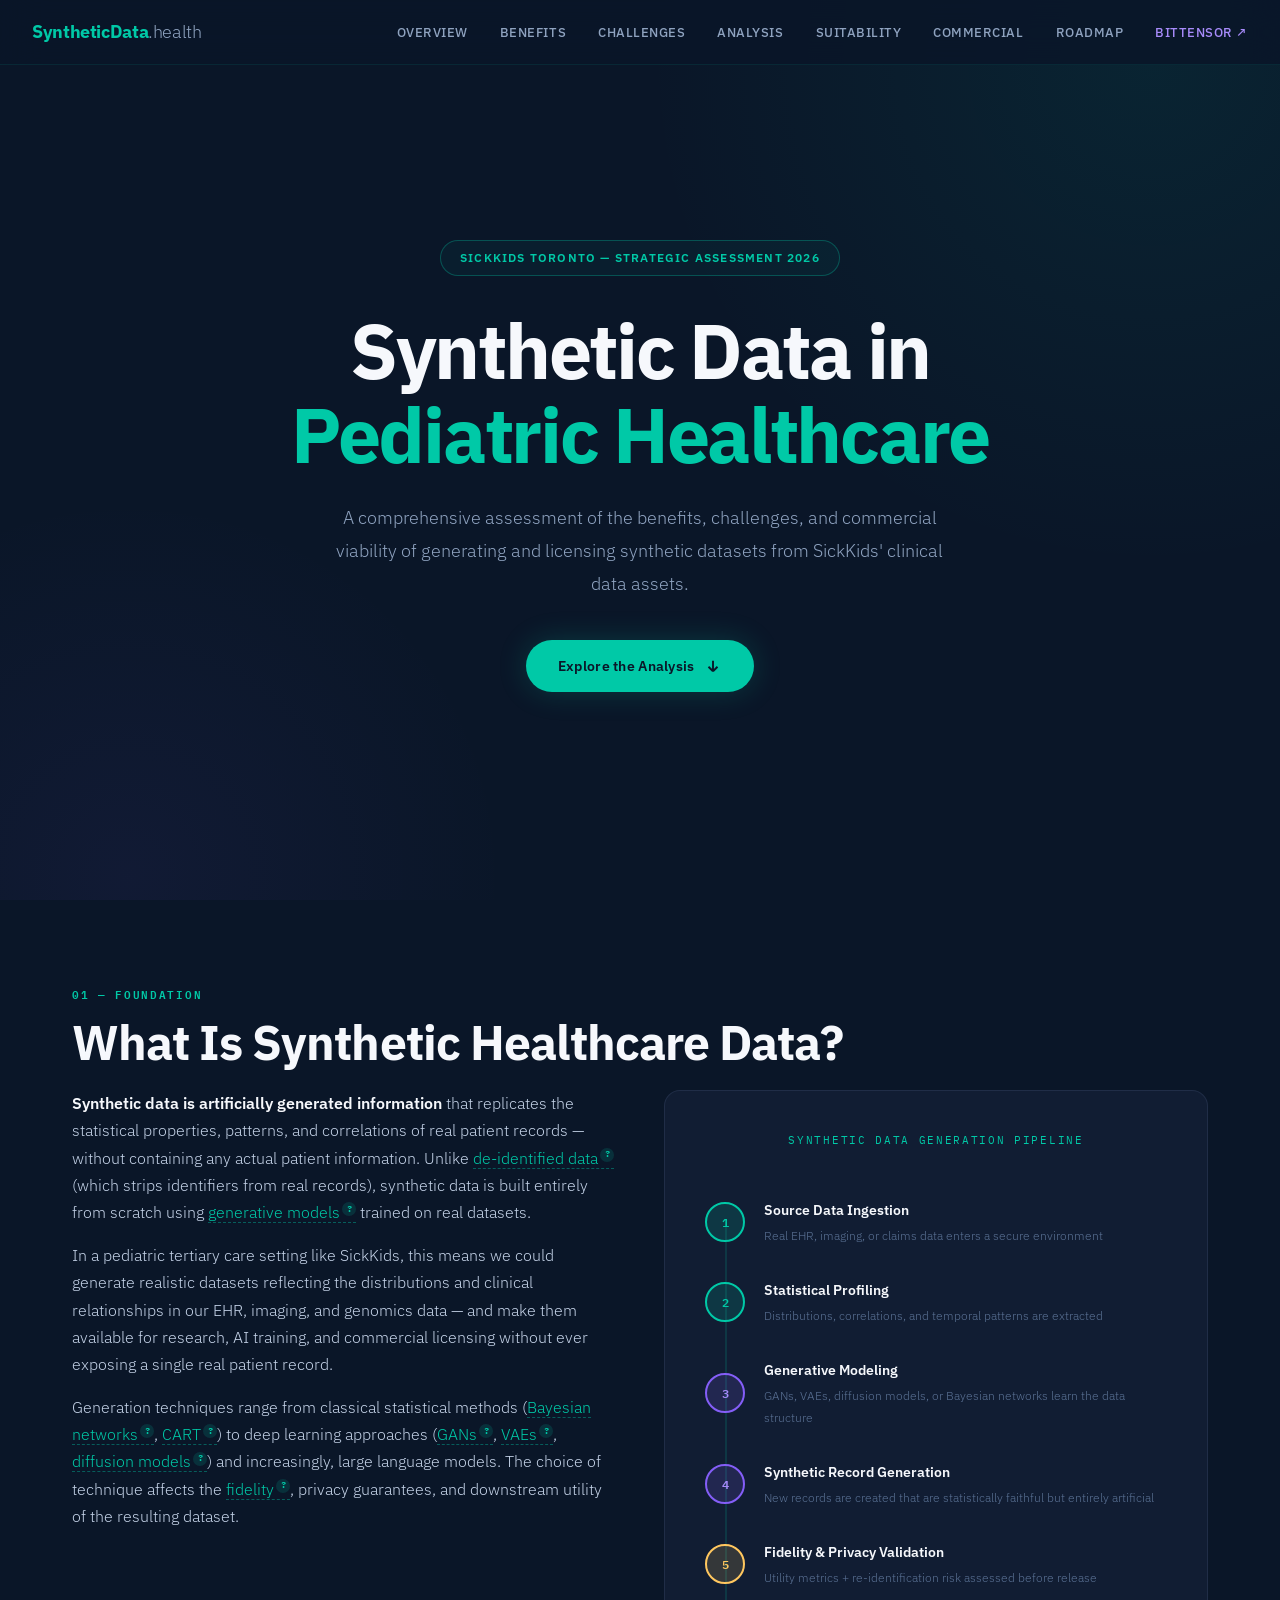
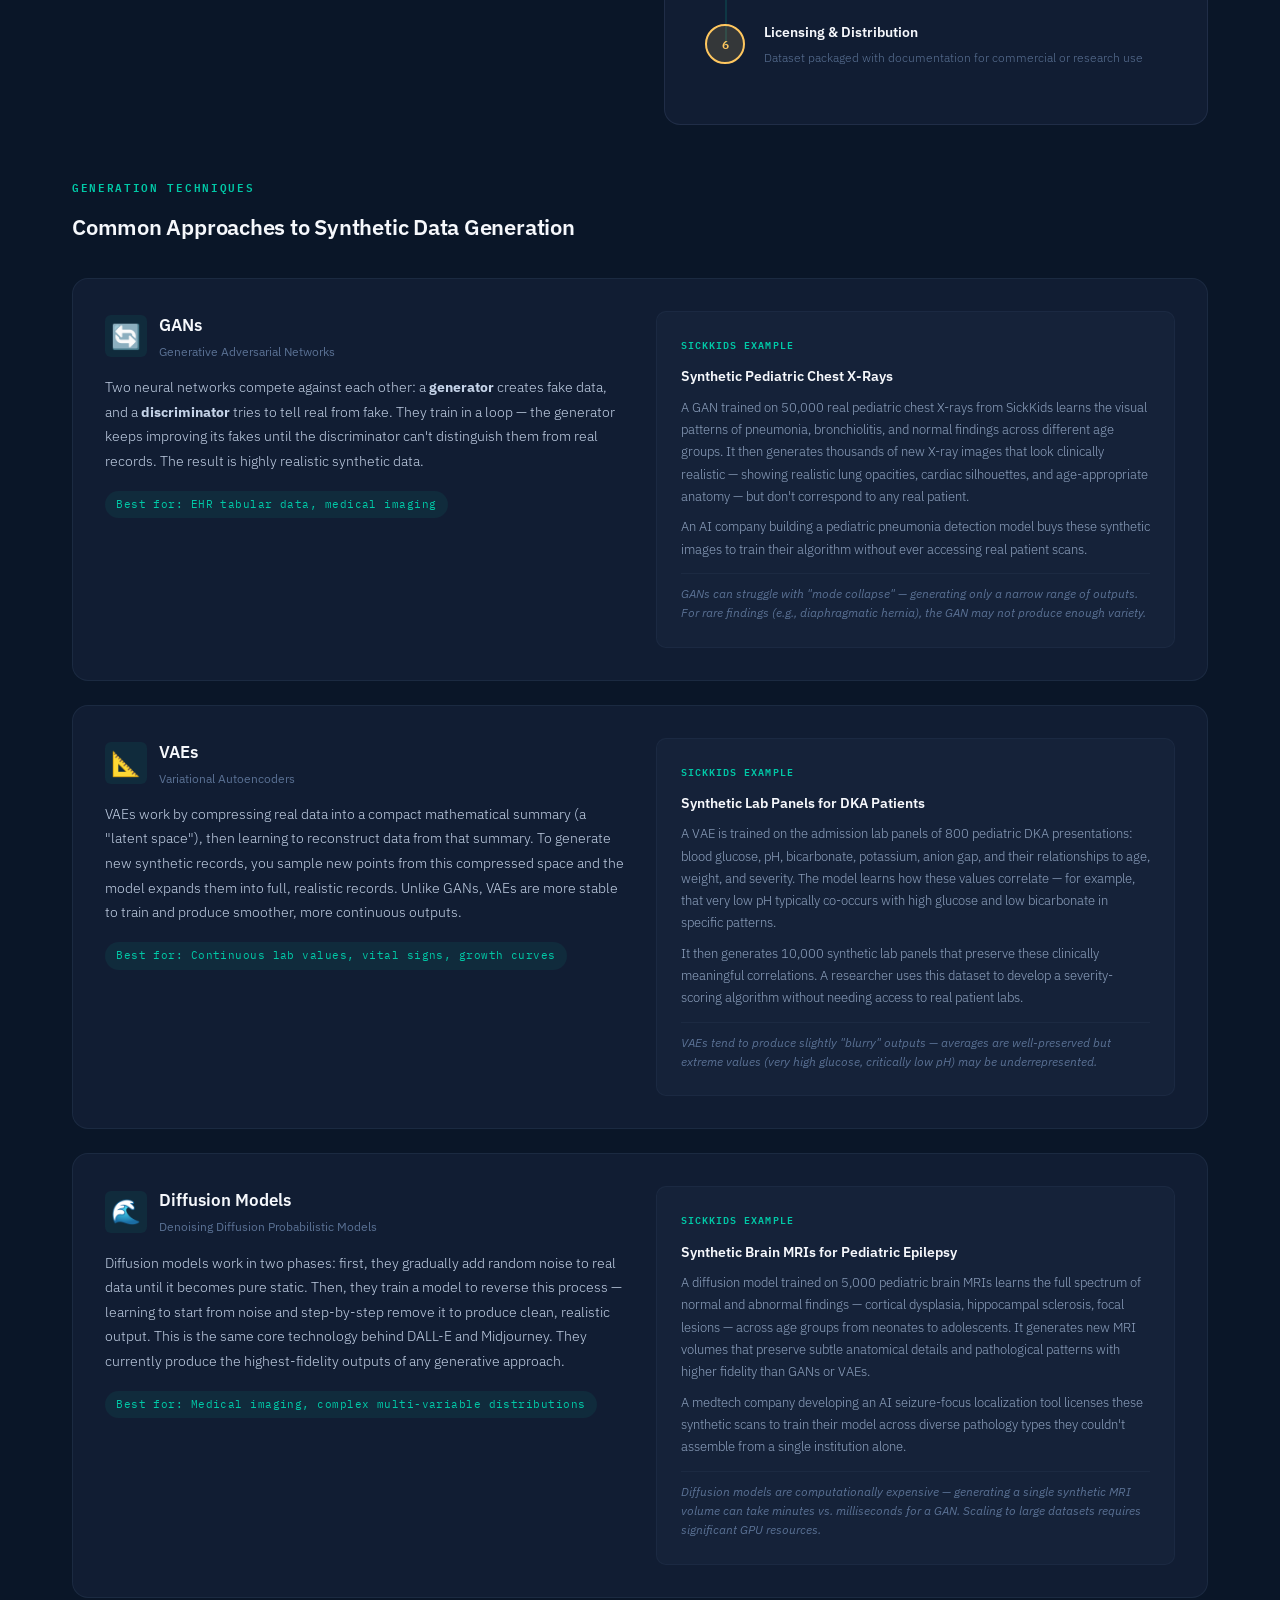
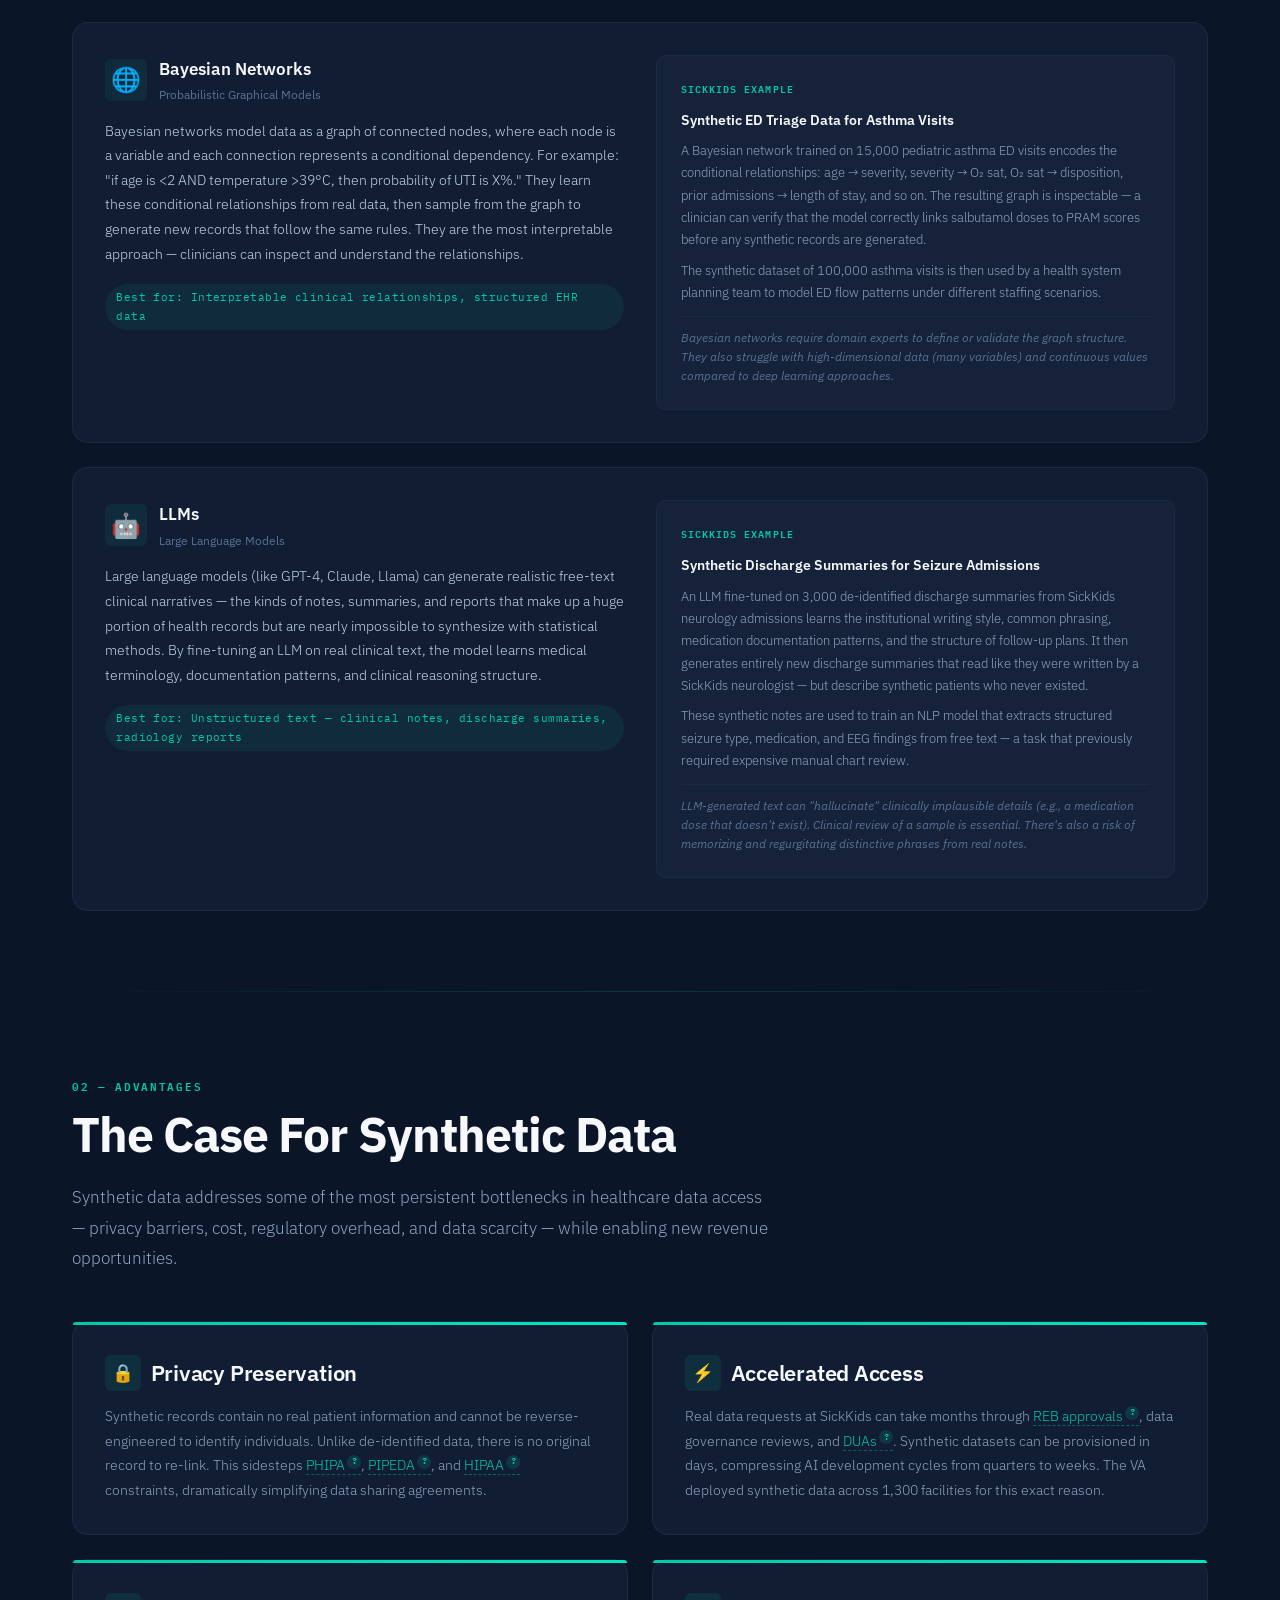
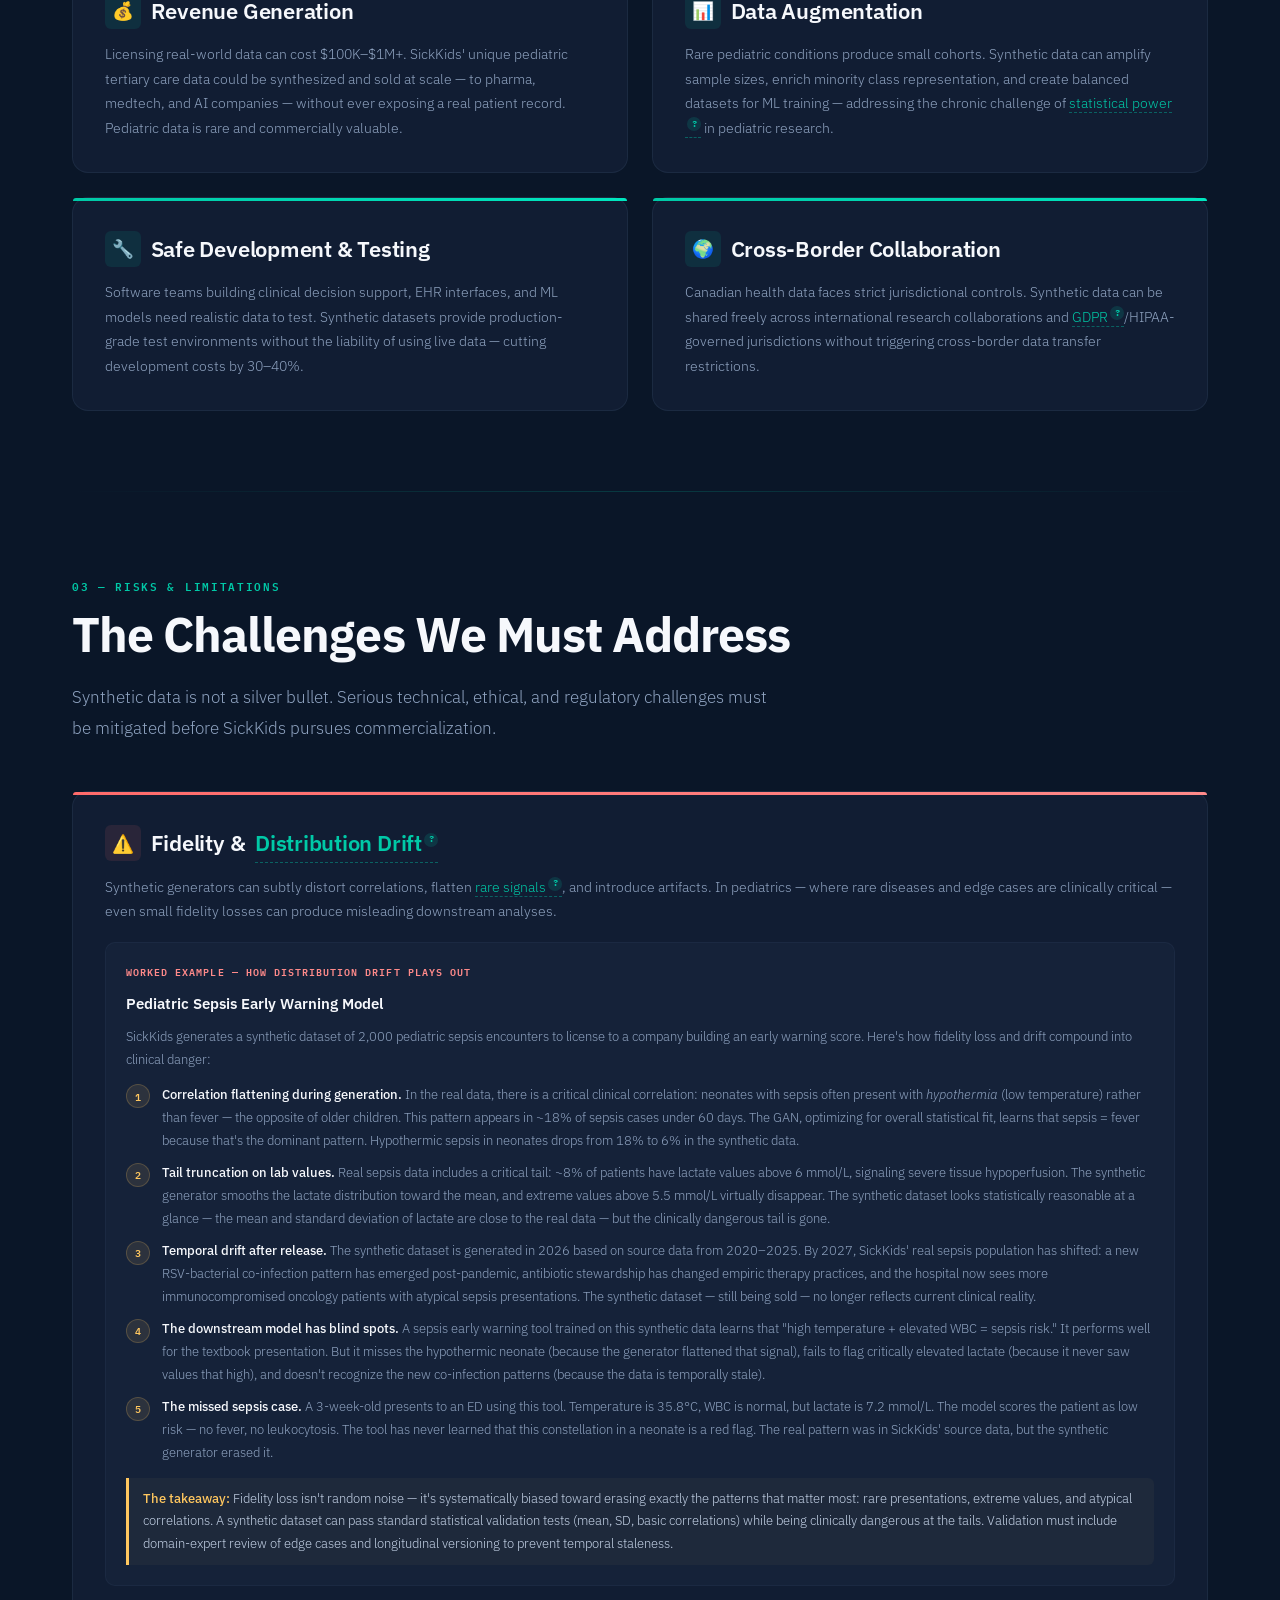
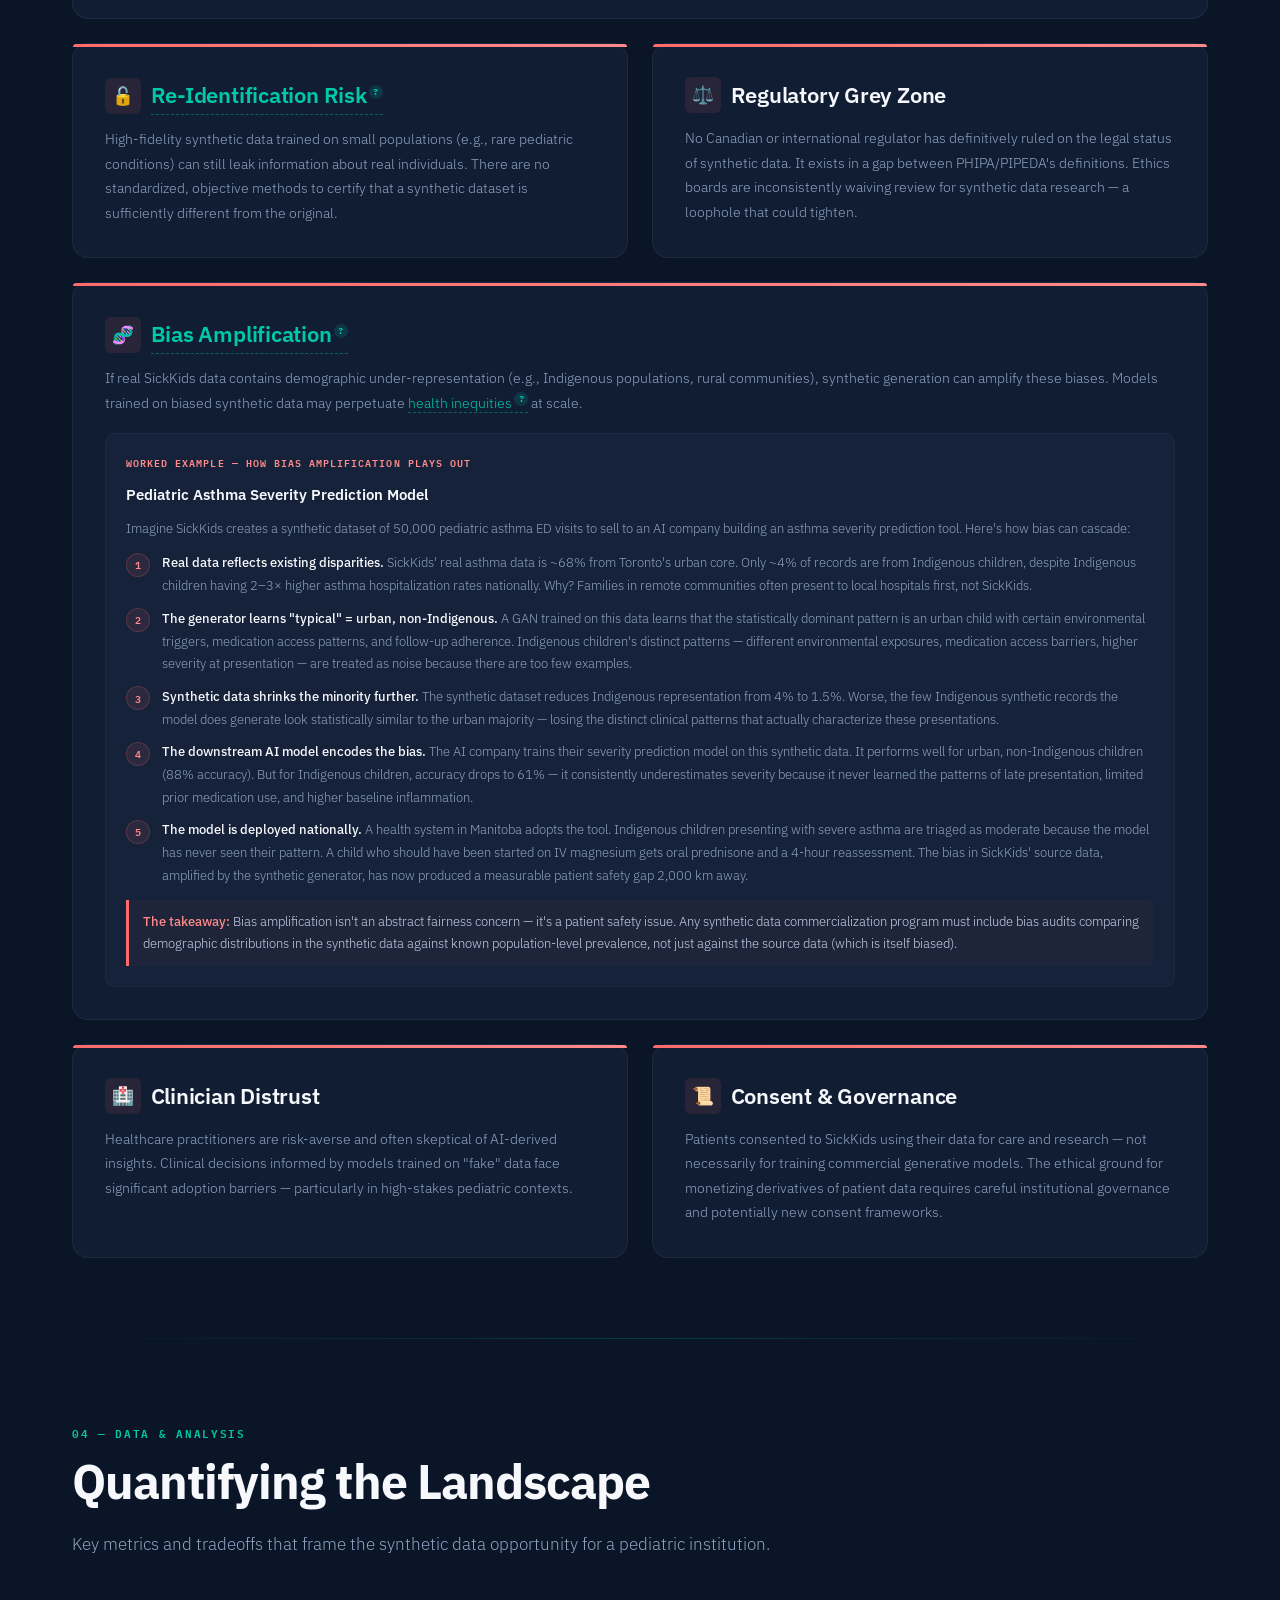
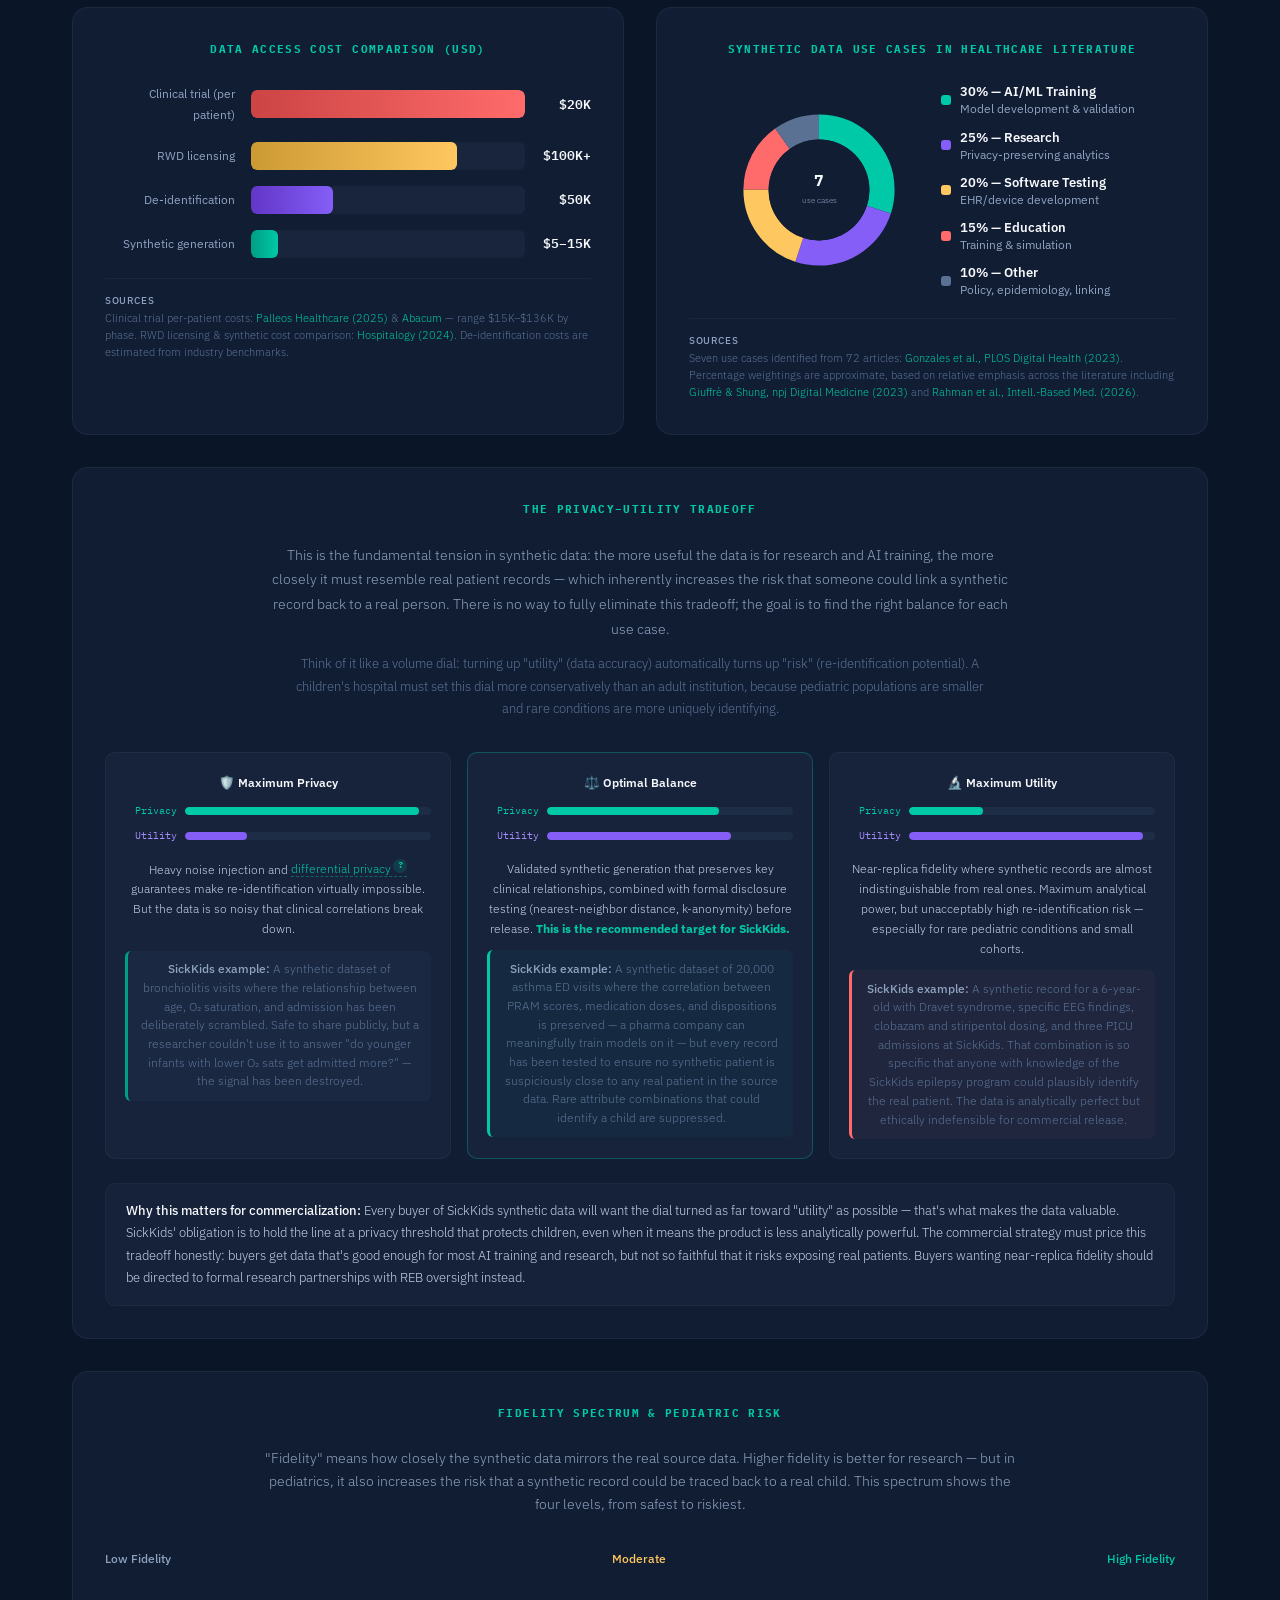
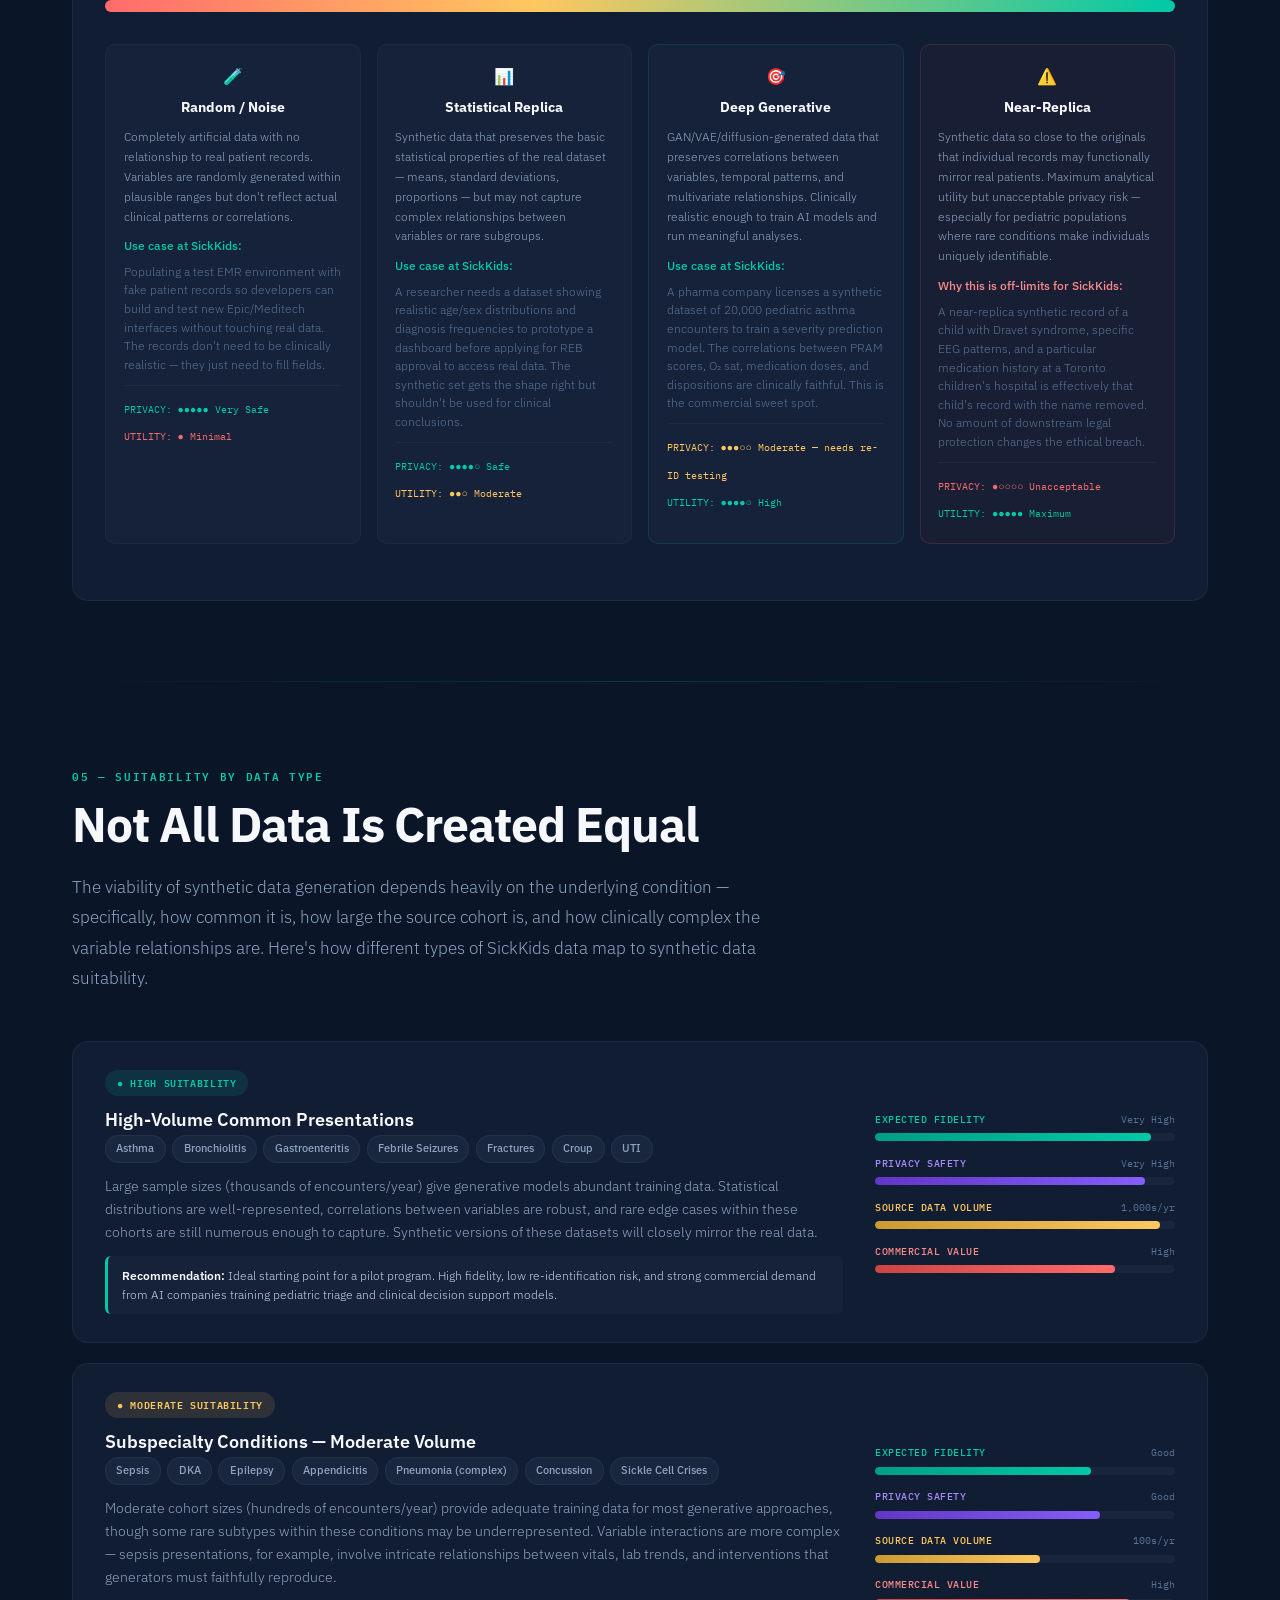
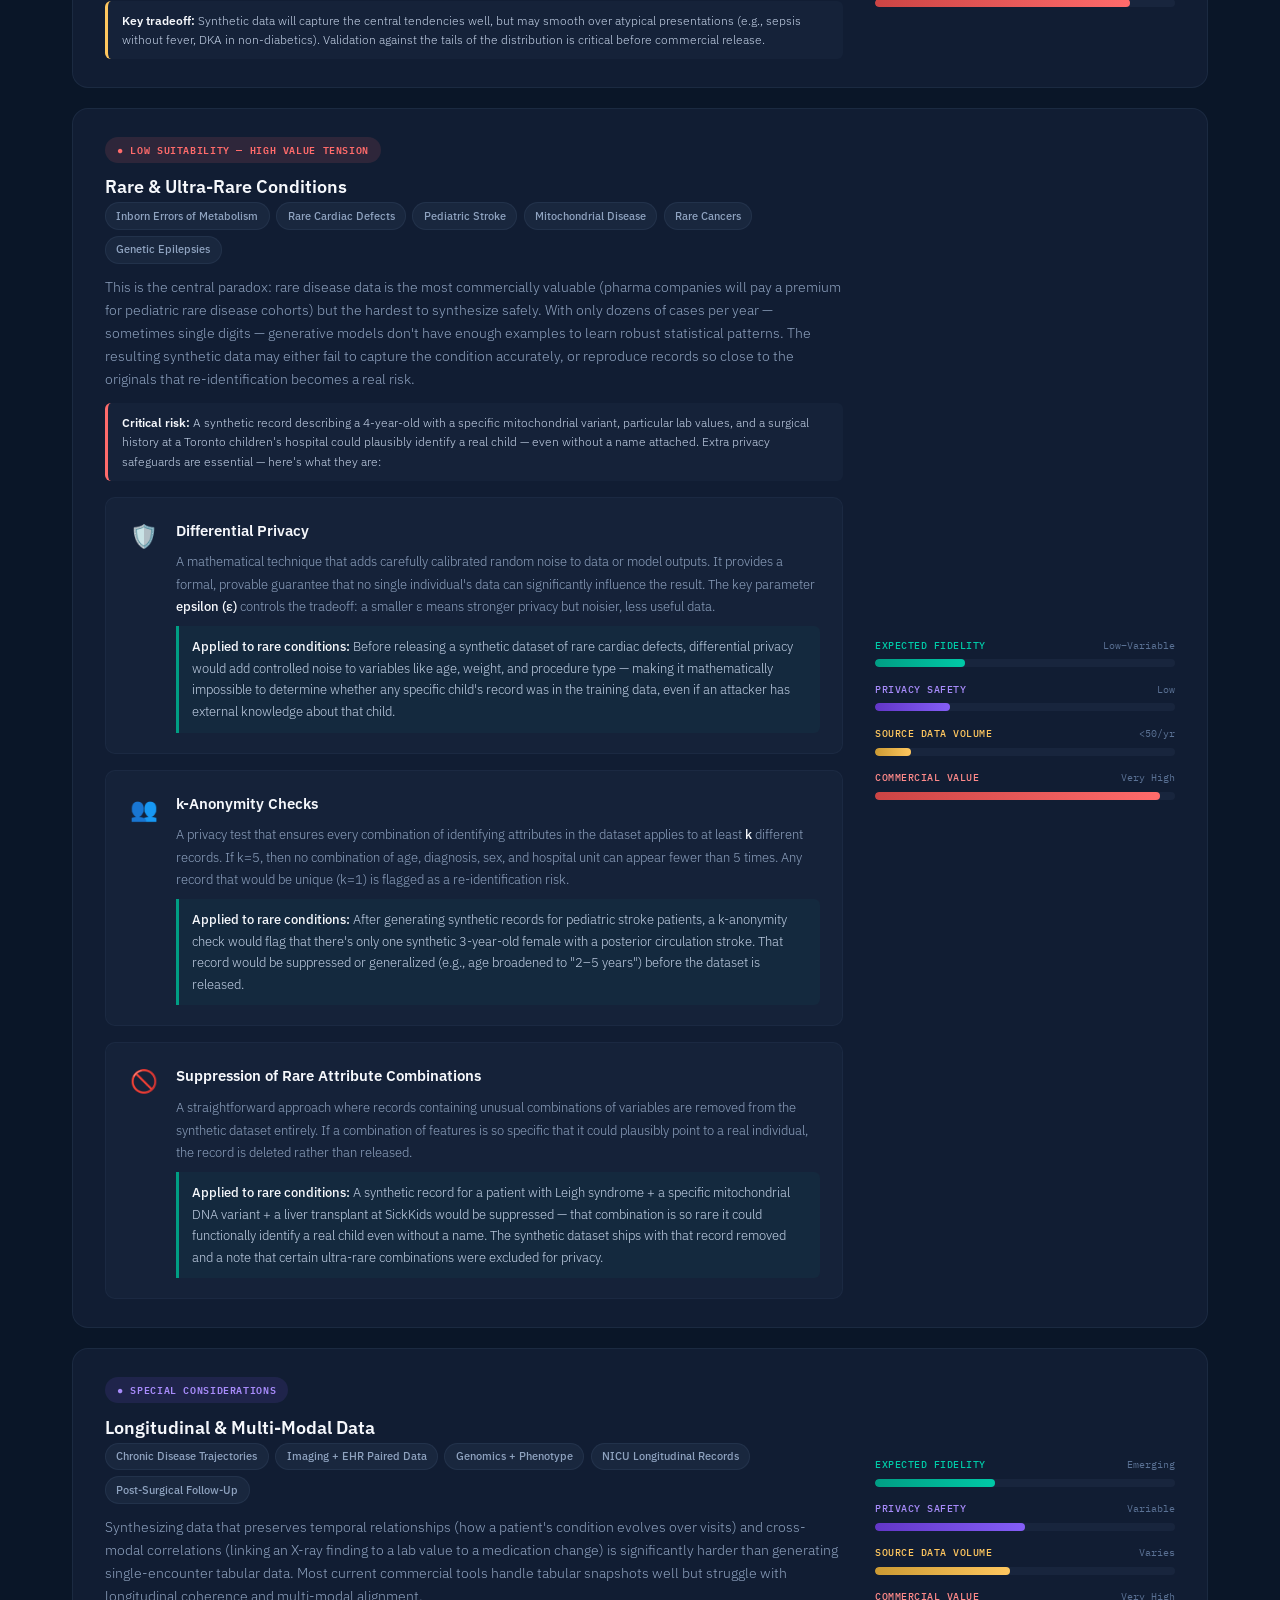
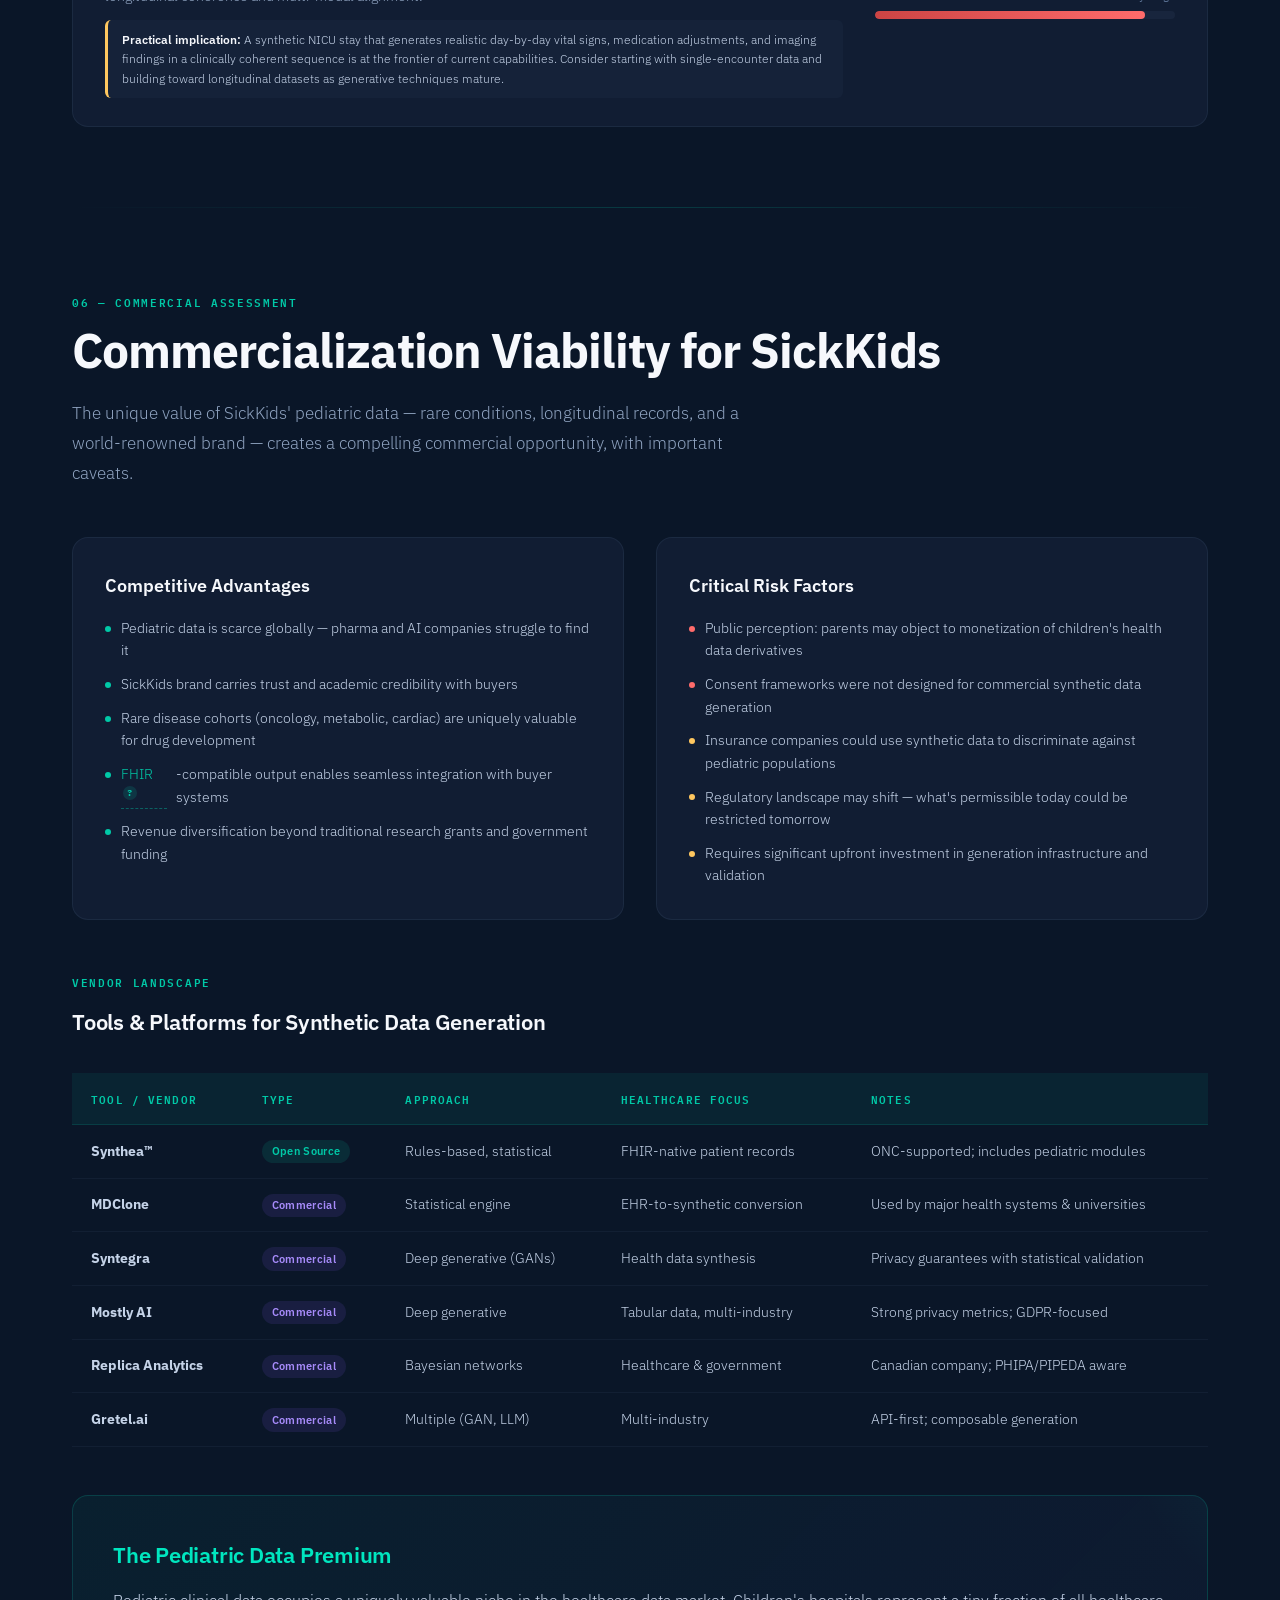
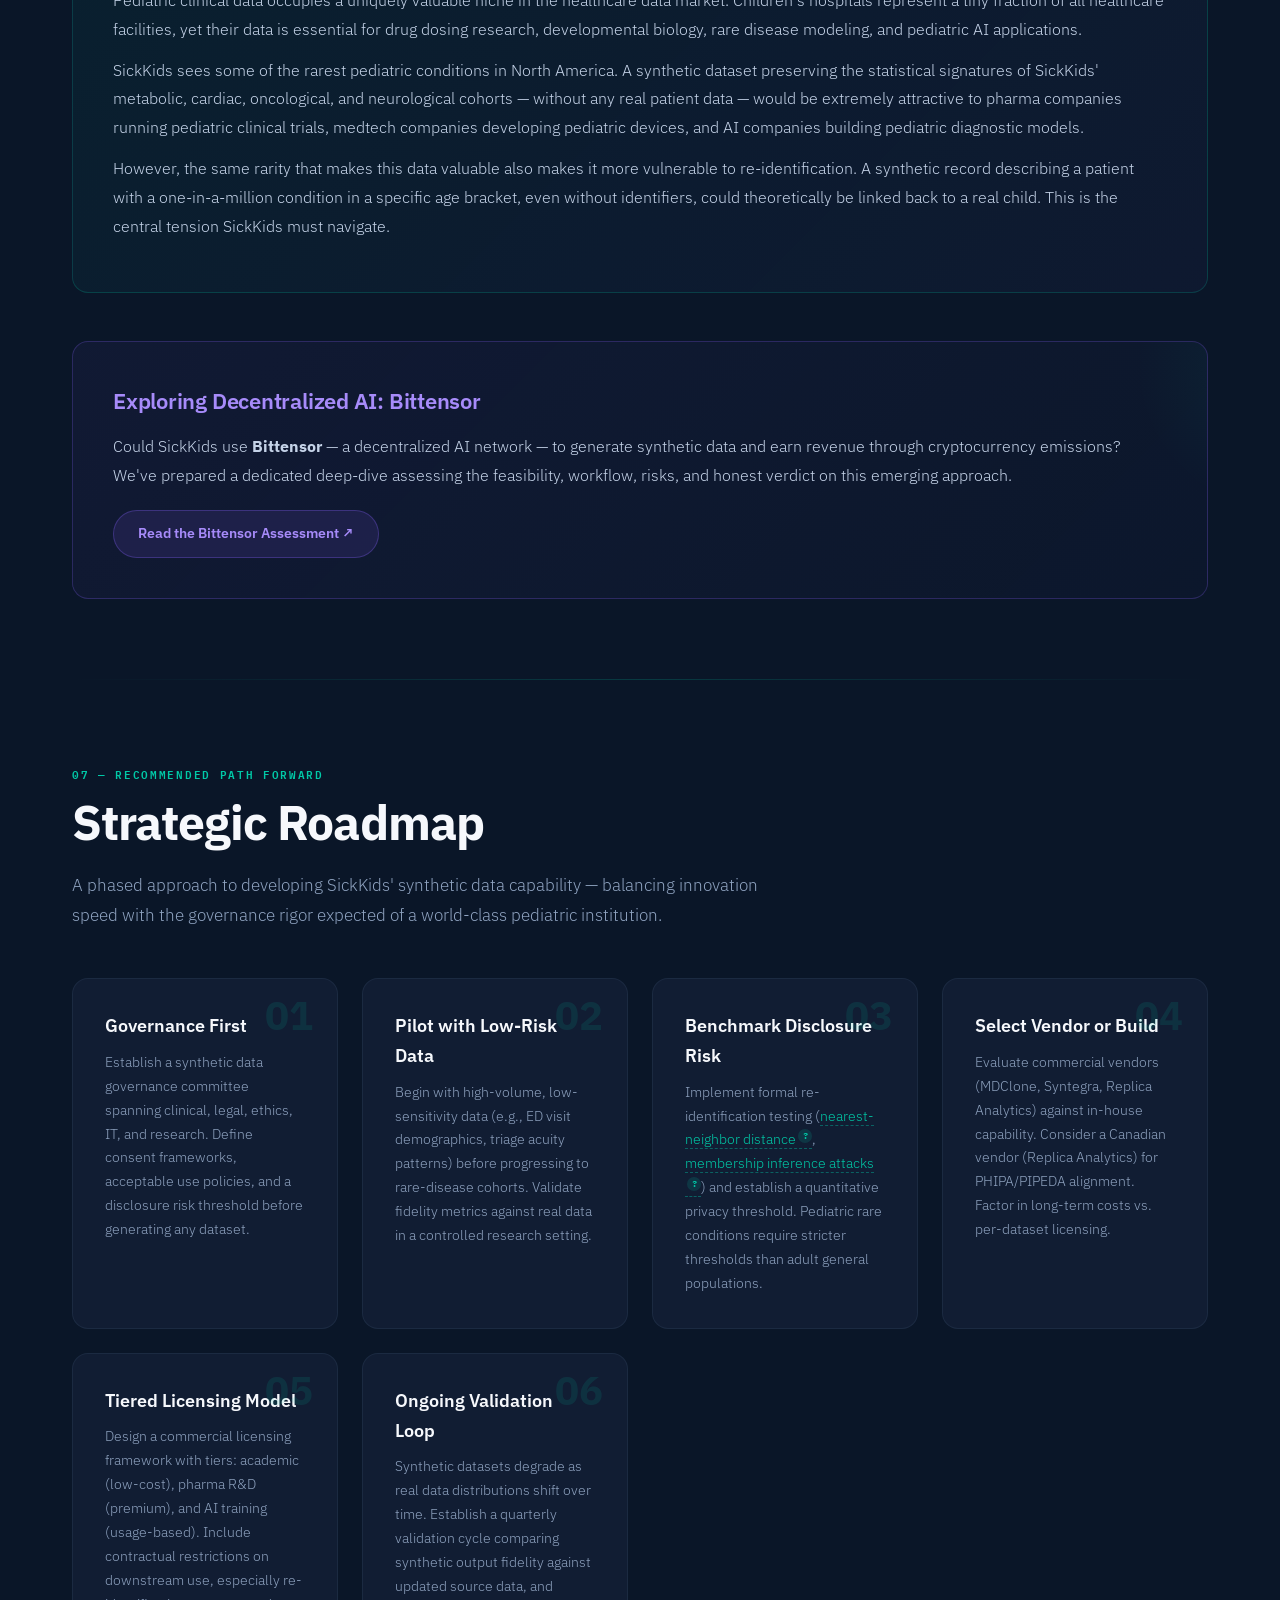
<file: synthetic-data/index.html>
<!DOCTYPE html>
<html lang="en">
<head>
<meta charset="UTF-8">
<meta name="viewport" content="width=device-width, initial-scale=1.0">
<title>Synthetic Data in Healthcare — SickKids Strategic Assessment</title>
<link href="https://fonts.googleapis.com/css2?family=IBM+Plex+Sans:wght@300;400;500;600;700&family=IBM+Plex+Mono:wght@400;500&display=swap" rel="stylesheet">
<style>
  :root {
    --midnight: #0a1628;
    --deep: #111d33;
    --navy: #162a4a;
    --slate: #2a3f5f;
    --steel: #5a7194;
    --silver: #8fa3c0;
    --ice: #c5d3e8;
    --frost: #e8eef6;
    --white: #f6f8fc;
    --teal: #00c9a7;
    --teal-glow: #00e6bf;
    --teal-dark: #009e84;
    --coral: #ff6b6b;
    --coral-light: #ff8a8a;
    --amber: #ffc75f;
    --violet: #845ef7;
    --violet-light: #a78bfa;
    --radius: 16px;
    --radius-sm: 10px;
    --radius-xs: 6px;
  }

  * { margin: 0; padding: 0; box-sizing: border-box; }

  html { scroll-behavior: smooth; }

  body {
    font-family: 'IBM Plex Sans', -apple-system, sans-serif;
    background: var(--midnight);
    color: var(--ice);
    line-height: 1.7;
    font-weight: 400;
    overflow-x: hidden;
  }

  /* ─── SCROLLBAR ─── */
  ::-webkit-scrollbar { width: 8px; }
  ::-webkit-scrollbar-track { background: var(--midnight); }
  ::-webkit-scrollbar-thumb { background: var(--slate); border-radius: 4px; }
  ::-webkit-scrollbar-thumb:hover { background: var(--teal-dark); }

  /* ─── NAVIGATION ─── */
  nav {
    position: fixed;
    top: 0;
    left: 0;
    right: 0;
    z-index: 100;
    background: rgba(10, 22, 40, 0.85);
    backdrop-filter: blur(20px);
    border-bottom: 1px solid rgba(0, 201, 167, 0.1);
    padding: 0 2rem;
    transition: all 0.3s ease;
  }

  nav .nav-inner {
    max-width: 1280px;
    margin: 0 auto;
    display: flex;
    align-items: center;
    justify-content: space-between;
    height: 64px;
  }

  nav .logo {
    font-family: 'IBM Plex Sans', -apple-system, sans-serif;
    font-size: 1.15rem;
    font-weight: 700;
    color: var(--teal);
    letter-spacing: -0.02em;
  }

  nav .logo span { color: var(--silver); font-weight: 300; }

  nav ul {
    list-style: none;
    display: flex;
    gap: 2rem;
  }

  nav ul li a {
    color: var(--silver);
    text-decoration: none;
    font-size: 0.82rem;
    font-weight: 500;
    letter-spacing: 0.04em;
    text-transform: uppercase;
    transition: color 0.2s;
  }

  nav ul li a:hover { color: var(--teal); }

  /* ─── HERO ─── */
  .hero {
    min-height: 100vh;
    display: flex;
    align-items: center;
    justify-content: center;
    position: relative;
    padding: 6rem 2rem 4rem;
    overflow: hidden;
  }

  .hero::before {
    content: '';
    position: absolute;
    top: -50%;
    right: -30%;
    width: 80vw;
    height: 80vw;
    background: radial-gradient(circle, rgba(0,201,167,0.08) 0%, transparent 70%);
    pointer-events: none;
  }

  .hero::after {
    content: '';
    position: absolute;
    bottom: -40%;
    left: -20%;
    width: 60vw;
    height: 60vw;
    background: radial-gradient(circle, rgba(132,94,247,0.06) 0%, transparent 70%);
    pointer-events: none;
  }

  .hero-content {
    max-width: 900px;
    text-align: center;
    position: relative;
    z-index: 2;
  }

  .hero-badge {
    display: inline-block;
    padding: 0.4rem 1.2rem;
    border: 1px solid rgba(0,201,167,0.3);
    border-radius: 100px;
    font-size: 0.75rem;
    font-weight: 600;
    letter-spacing: 0.1em;
    text-transform: uppercase;
    color: var(--teal);
    margin-bottom: 2rem;
    background: rgba(0,201,167,0.05);
  }

  h1 {
    font-family: 'IBM Plex Sans', -apple-system, sans-serif;
    font-size: clamp(2.8rem, 6vw, 5rem);
    font-weight: 700;
    color: var(--white);
    line-height: 1.1;
    letter-spacing: -0.03em;
    margin-bottom: 1.5rem;
  }

  h1 em {
    font-style: normal;
    color: var(--teal);
  }

  .hero-sub {
    font-size: 1.15rem;
    color: var(--silver);
    max-width: 640px;
    margin: 0 auto 2.5rem;
    font-weight: 300;
    line-height: 1.8;
  }

  .hero-cta {
    display: inline-flex;
    align-items: center;
    gap: 0.6rem;
    padding: 0.85rem 2rem;
    background: var(--teal);
    color: var(--midnight);
    text-decoration: none;
    border-radius: 100px;
    font-weight: 600;
    font-size: 0.9rem;
    letter-spacing: 0.02em;
    transition: all 0.3s;
    box-shadow: 0 0 30px rgba(0,201,167,0.2);
  }

  .hero-cta:hover {
    background: var(--teal-glow);
    box-shadow: 0 0 50px rgba(0,201,167,0.35);
    transform: translateY(-2px);
  }

  .hero-cta svg { width: 18px; height: 18px; }

  /* ─── SECTIONS ─── */
  section {
    max-width: 1200px;
    margin: 0 auto;
    padding: 5rem 2rem;
  }

  .section-label {
    display: inline-block;
    font-size: 0.7rem;
    font-weight: 600;
    letter-spacing: 0.15em;
    text-transform: uppercase;
    color: var(--teal);
    margin-bottom: 0.75rem;
    font-family: 'IBM Plex Mono', monospace;
  }

  h2 {
    font-family: 'IBM Plex Sans', -apple-system, sans-serif;
    font-size: clamp(2rem, 4vw, 3rem);
    font-weight: 700;
    color: var(--white);
    line-height: 1.15;
    letter-spacing: -0.02em;
    margin-bottom: 1.25rem;
  }

  h3 {
    font-family: 'IBM Plex Sans', -apple-system, sans-serif;
    font-size: 1.4rem;
    font-weight: 600;
    color: var(--white);
    margin-bottom: 0.75rem;
    letter-spacing: -0.01em;
  }

  .section-intro {
    font-size: 1.05rem;
    color: var(--silver);
    max-width: 700px;
    font-weight: 300;
    margin-bottom: 3rem;
    line-height: 1.8;
  }

  /* ─── DIVIDER ─── */
  .divider {
    max-width: 1200px;
    margin: 0 auto;
    padding: 0 2rem;
  }

  .divider hr {
    border: none;
    height: 1px;
    background: linear-gradient(90deg, transparent, rgba(0,201,167,0.2), transparent);
  }

  /* ─── WHAT IS SECTION ─── */
  .what-is-grid {
    display: grid;
    grid-template-columns: 1fr 1fr;
    gap: 3rem;
    align-items: start;
  }

  .what-is-text p {
    color: var(--ice);
    margin-bottom: 1rem;
    font-weight: 300;
  }

  .what-is-text p strong {
    color: var(--white);
    font-weight: 600;
  }

  /* ─── PIPELINE DIAGRAM ─── */
  .pipeline {
    background: var(--deep);
    border: 1px solid rgba(90,113,148,0.2);
    border-radius: var(--radius);
    padding: 2.5rem;
    position: relative;
  }

  .pipeline-title {
    font-family: 'IBM Plex Mono', monospace;
    font-size: 0.7rem;
    text-transform: uppercase;
    letter-spacing: 0.15em;
    color: var(--teal);
    margin-bottom: 2rem;
    text-align: center;
  }

  .pipeline-steps {
    display: flex;
    flex-direction: column;
    gap: 0;
    position: relative;
  }

  .pipeline-step {
    display: flex;
    align-items: center;
    gap: 1.2rem;
    padding: 1rem 0;
    position: relative;
  }

  .pipeline-step::before {
    content: '';
    position: absolute;
    left: 20px;
    top: 0;
    bottom: 0;
    width: 2px;
    background: rgba(0,201,167,0.15);
  }

  .pipeline-step:first-child::before { top: 50%; }
  .pipeline-step:last-child::before { bottom: 50%; }

  .step-dot {
    width: 40px;
    height: 40px;
    min-width: 40px;
    border-radius: 50%;
    display: flex;
    align-items: center;
    justify-content: center;
    font-family: 'IBM Plex Mono', monospace;
    font-size: 0.75rem;
    font-weight: 600;
    position: relative;
    z-index: 2;
  }

  .step-dot.teal { background: rgba(0,201,167,0.15); color: var(--teal); border: 2px solid var(--teal); }
  .step-dot.violet { background: rgba(132,94,247,0.15); color: var(--violet-light); border: 2px solid var(--violet); }
  .step-dot.amber { background: rgba(255,199,95,0.15); color: var(--amber); border: 2px solid var(--amber); }

  .step-info h4 {
    font-size: 0.9rem;
    color: var(--white);
    font-weight: 600;
    margin-bottom: 0.15rem;
  }

  .step-info p {
    font-size: 0.78rem;
    color: var(--steel);
    font-weight: 300;
  }

  /* ─── BENEFITS / CHALLENGES GRID ─── */
  .bc-grid {
    display: grid;
    grid-template-columns: 1fr 1fr;
    gap: 1.5rem;
  }

  .bc-card {
    background: var(--deep);
    border: 1px solid rgba(90,113,148,0.15);
    border-radius: var(--radius);
    padding: 2rem;
    transition: all 0.3s ease;
    position: relative;
    overflow: visible;
  }

  .bc-card:hover {
    border-color: rgba(0,201,167,0.25);
    transform: translateY(-3px);
    box-shadow: 0 12px 40px rgba(0,0,0,0.3);
  }

  .bc-card.challenge:hover {
    border-color: rgba(255,107,107,0.25);
  }

  .bc-card::before {
    content: '';
    position: absolute;
    top: 0;
    left: 0;
    right: 0;
    height: 3px;
    border-radius: var(--radius) var(--radius) 0 0;
  }

  .bc-card.benefit::before { background: linear-gradient(90deg, var(--teal), var(--teal-glow)); }
  .bc-card.challenge::before { background: linear-gradient(90deg, var(--coral), var(--coral-light)); }

  .bc-icon {
    display: none;
  }

  .bc-card h3 {
    font-family: 'IBM Plex Sans', -apple-system, sans-serif;
    font-size: 1.4rem;
    font-weight: 600;
    color: var(--white);
    margin-bottom: 0.75rem;
    letter-spacing: -0.01em;
    display: flex;
    align-items: center;
    gap: 0.6rem;
  }

  .bc-card h3 .h-icon {
    display: inline-flex;
    align-items: center;
    justify-content: center;
    width: 36px;
    height: 36px;
    min-width: 36px;
    border-radius: var(--radius-xs);
    font-size: 1.1rem;
    line-height: 1;
  }

  .benefit h3 .h-icon { background: rgba(0,201,167,0.1); }
  .challenge h3 .h-icon { background: rgba(255,107,107,0.1); }

  .bc-card p {
    color: var(--silver);
    font-size: 0.9rem;
    font-weight: 300;
    line-height: 1.7;
  }

  .bc-card.full-width {
    grid-column: 1 / -1;
  }

  /* ─── CHARTS SECTION ─── */
  .charts-grid {
    display: grid;
    grid-template-columns: 1fr 1fr;
    gap: 2rem;
  }

  .chart-box {
    background: var(--deep);
    border: 1px solid rgba(90,113,148,0.15);
    border-radius: var(--radius);
    padding: 2rem;
  }

  .chart-box h4 {
    font-family: 'IBM Plex Mono', monospace;
    font-size: 0.7rem;
    text-transform: uppercase;
    letter-spacing: 0.12em;
    color: var(--teal);
    margin-bottom: 1.5rem;
    text-align: center;
  }

  /* ─── BAR CHART ─── */
  .bar-chart { display: flex; flex-direction: column; gap: 1rem; }

  .bar-row {
    display: grid;
    grid-template-columns: 130px 1fr 50px;
    align-items: center;
    gap: 1rem;
  }

  .bar-label {
    font-size: 0.78rem;
    color: var(--silver);
    text-align: right;
    font-weight: 400;
  }

  .bar-track {
    height: 28px;
    background: rgba(90,113,148,0.1);
    border-radius: 6px;
    overflow: hidden;
    position: relative;
  }

  .bar-fill {
    height: 100%;
    border-radius: 6px;
    transition: width 1.5s cubic-bezier(0.25, 0.8, 0.25, 1);
    position: relative;
  }

  .bar-fill.teal { background: linear-gradient(90deg, var(--teal-dark), var(--teal)); }
  .bar-fill.violet { background: linear-gradient(90deg, #6236c7, var(--violet)); }
  .bar-fill.amber { background: linear-gradient(90deg, #cc9a33, var(--amber)); }
  .bar-fill.coral { background: linear-gradient(90deg, #cc4444, var(--coral)); }

  .bar-value {
    font-family: 'IBM Plex Mono', monospace;
    font-size: 0.8rem;
    color: var(--white);
    font-weight: 600;
    text-align: right;
  }

  /* ─── DONUT CHART ─── */
  .donut-container {
    display: flex;
    align-items: center;
    justify-content: center;
    gap: 2rem;
  }

  .donut-svg { width: 180px; height: 180px; }

  .donut-legend {
    display: flex;
    flex-direction: column;
    gap: 0.75rem;
  }

  .legend-item {
    display: flex;
    align-items: center;
    gap: 0.6rem;
  }

  .legend-dot {
    width: 10px;
    height: 10px;
    border-radius: 3px;
    min-width: 10px;
  }

  .legend-text {
    font-size: 0.78rem;
    color: var(--silver);
    line-height: 1.3;
  }

  .legend-text strong {
    color: var(--white);
    font-weight: 600;
    display: block;
    font-size: 0.82rem;
  }

  /* ─── FIDELITY SPECTRUM ─── */
  .fidelity-spectrum {
    padding: 1.5rem 0;
  }

  .spectrum-track {
    height: 12px;
    border-radius: 6px;
    background: linear-gradient(90deg, var(--coral) 0%, var(--amber) 40%, var(--teal) 100%);
    position: relative;
    margin: 2rem 0 1rem;
  }

  .spectrum-labels {
    display: flex;
    justify-content: space-between;
  }

  .spectrum-label {
    font-size: 0.72rem;
    color: var(--silver);
    font-weight: 500;
  }

  .spectrum-markers {
    display: flex;
    justify-content: space-between;
    margin-top: 2rem;
  }

  .spectrum-marker {
    text-align: center;
    flex: 1;
  }

  .spectrum-marker .emoji { font-size: 1.4rem; margin-bottom: 0.4rem; }

  .spectrum-marker p {
    font-size: 0.72rem;
    color: var(--steel);
    line-height: 1.4;
  }

  .spectrum-marker strong {
    display: block;
    color: var(--white);
    font-size: 0.78rem;
    margin-bottom: 0.2rem;
  }

  /* ─── PRIVACY-UTILITY TRADEOFF ─── */
  .tradeoff-visual {
    display: flex;
    flex-direction: column;
    gap: 0.5rem;
    padding: 1rem 0;
  }

  .tradeoff-axis {
    display: flex;
    align-items: center;
    gap: 1rem;
  }

  .tradeoff-axis-label {
    font-size: 0.72rem;
    font-weight: 600;
    width: 80px;
    text-align: right;
    font-family: 'IBM Plex Mono', monospace;
    letter-spacing: 0.04em;
  }

  .tradeoff-axis-label.privacy { color: var(--teal); }
  .tradeoff-axis-label.utility { color: var(--violet-light); }

  .tradeoff-bars {
    flex: 1;
    display: flex;
    flex-direction: column;
    gap: 0.4rem;
  }

  .tradeoff-bar-track {
    height: 20px;
    background: rgba(90,113,148,0.1);
    border-radius: 4px;
    overflow: hidden;
  }

  .tradeoff-bar-fill {
    height: 100%;
    border-radius: 4px;
    transition: width 1.5s ease;
  }

  .tradeoff-scenarios {
    display: grid;
    grid-template-columns: repeat(3, 1fr);
    gap: 1rem;
    margin-top: 1.5rem;
  }

  .tradeoff-scenario {
    background: rgba(90,113,148,0.08);
    border-radius: var(--radius-sm);
    padding: 1.2rem;
    text-align: center;
    border: 1px solid rgba(90,113,148,0.12);
  }

  .tradeoff-scenario h5 {
    font-size: 0.78rem;
    color: var(--white);
    margin-bottom: 0.5rem;
    font-weight: 600;
  }

  .tradeoff-meters {
    display: flex;
    flex-direction: column;
    gap: 0.5rem;
    margin-top: 0.5rem;
  }

  .meter-row {
    display: flex;
    align-items: center;
    gap: 0.5rem;
  }

  .meter-label {
    font-size: 0.65rem;
    font-family: 'IBM Plex Mono', monospace;
    width: 52px;
    text-align: right;
  }

  .meter-label.priv { color: var(--teal); }
  .meter-label.util { color: var(--violet-light); }

  .meter-track {
    flex: 1;
    height: 8px;
    background: rgba(90,113,148,0.12);
    border-radius: 4px;
    overflow: hidden;
  }

  .meter-fill {
    height: 100%;
    border-radius: 4px;
  }

  .meter-fill.priv { background: var(--teal); }
  .meter-fill.util { background: var(--violet); }

  /* ─── COMMERCIALIZATION SECTION ─── */
  .comm-grid {
    display: grid;
    grid-template-columns: 1fr 1fr;
    gap: 2rem;
    margin-top: 2rem;
  }

  .comm-card {
    background: var(--deep);
    border: 1px solid rgba(90,113,148,0.15);
    border-radius: var(--radius);
    padding: 2rem;
  }

  .comm-card h4 {
    font-family: 'IBM Plex Sans', -apple-system, sans-serif;
    font-size: 1.15rem;
    font-weight: 600;
    color: var(--white);
    margin-bottom: 1rem;
  }

  .comm-list {
    list-style: none;
    display: flex;
    flex-direction: column;
    gap: 0.7rem;
  }

  .comm-list li {
    display: flex;
    align-items: flex-start;
    gap: 0.6rem;
    font-size: 0.88rem;
    color: var(--ice);
    font-weight: 300;
    line-height: 1.6;
  }

  .comm-list li .dot {
    width: 6px;
    height: 6px;
    min-width: 6px;
    border-radius: 50%;
    margin-top: 0.55rem;
  }

  .comm-list li .dot.green { background: var(--teal); }
  .comm-list li .dot.red { background: var(--coral); }
  .comm-list li .dot.amber { background: var(--amber); }

  /* ─── VENDOR COMPARISON TABLE ─── */
  .table-wrap {
    overflow-x: auto;
    margin-top: 2rem;
  }

  table {
    width: 100%;
    border-collapse: collapse;
    font-size: 0.85rem;
  }

  thead th {
    background: rgba(0,201,167,0.08);
    color: var(--teal);
    font-family: 'IBM Plex Mono', monospace;
    font-size: 0.7rem;
    text-transform: uppercase;
    letter-spacing: 0.1em;
    padding: 1rem 1.2rem;
    text-align: left;
    font-weight: 600;
    border-bottom: 1px solid rgba(0,201,167,0.15);
  }

  tbody td {
    padding: 0.9rem 1.2rem;
    border-bottom: 1px solid rgba(90,113,148,0.1);
    color: var(--ice);
    font-weight: 300;
  }

  tbody tr:hover { background: rgba(90,113,148,0.06); }

  .tag {
    display: inline-block;
    padding: 0.15rem 0.6rem;
    border-radius: 100px;
    font-size: 0.68rem;
    font-weight: 600;
    letter-spacing: 0.03em;
  }

  .tag.open { background: rgba(0,201,167,0.12); color: var(--teal); }
  .tag.commercial { background: rgba(132,94,247,0.12); color: var(--violet-light); }

  /* ─── PEDIATRIC CALLOUT ─── */
  .callout {
    background: linear-gradient(135deg, rgba(0,201,167,0.06), rgba(132,94,247,0.04));
    border: 1px solid rgba(0,201,167,0.2);
    border-radius: var(--radius);
    padding: 2.5rem;
    margin-top: 3rem;
    position: relative;
    overflow: hidden;
  }

  .callout::before {
    content: '';
    position: absolute;
    top: -50%;
    right: -20%;
    width: 300px;
    height: 300px;
    background: radial-gradient(circle, rgba(0,201,167,0.08), transparent 70%);
    pointer-events: none;
  }

  .callout h3 { color: var(--teal-glow); }

  .callout p {
    color: var(--ice);
    font-weight: 300;
    line-height: 1.8;
    margin-bottom: 0.75rem;
  }

  /* ─── RECOMMENDATION SECTION ─── */
  .rec-steps {
    display: grid;
    grid-template-columns: repeat(auto-fit, minmax(260px, 1fr));
    gap: 1.5rem;
    margin-top: 2rem;
    counter-reset: recstep;
  }

  .rec-step {
    background: var(--deep);
    border: 1px solid rgba(90,113,148,0.15);
    border-radius: var(--radius);
    padding: 2rem;
    position: relative;
    counter-increment: recstep;
  }

  .rec-step::before {
    content: counter(recstep, decimal-leading-zero);
    font-family: 'IBM Plex Sans', -apple-system, sans-serif;
    font-weight: 700;
    font-size: 2.5rem;
    color: rgba(0,201,167,0.12);
    position: absolute;
    top: 1rem;
    right: 1.5rem;
    line-height: 1;
  }

  .rec-step h4 {
    font-family: 'IBM Plex Sans', -apple-system, sans-serif;
    font-size: 1.1rem;
    font-weight: 600;
    color: var(--white);
    margin-bottom: 0.6rem;
  }

  .rec-step p {
    font-size: 0.88rem;
    color: var(--silver);
    font-weight: 300;
    line-height: 1.7;
  }

  /* ─── SUITABILITY PANELS ─── */
  .suit-grid {
    display: grid;
    grid-template-columns: 1fr;
    gap: 1.25rem;
    margin-top: 2rem;
  }

  .suit-panel {
    background: var(--deep);
    border: 1px solid rgba(90,113,148,0.15);
    border-radius: var(--radius);
    padding: 1.75rem 2rem;
    display: grid;
    grid-template-columns: 1fr 300px;
    gap: 2rem;
    align-items: center;
    transition: border-color 0.3s;
  }

  .suit-panel:hover { border-color: rgba(90,113,148,0.3); }

  .suit-header {
    display: flex;
    align-items: center;
    gap: 0.75rem;
    margin-bottom: 0.6rem;
  }

  .suit-badge {
    display: inline-flex;
    align-items: center;
    gap: 0.35rem;
    padding: 0.25rem 0.75rem;
    border-radius: 100px;
    font-size: 0.65rem;
    font-weight: 600;
    letter-spacing: 0.06em;
    text-transform: uppercase;
    font-family: 'IBM Plex Mono', monospace;
  }

  .suit-badge.high { background: rgba(0,201,167,0.12); color: var(--teal); }
  .suit-badge.moderate { background: rgba(255,199,95,0.12); color: var(--amber); }
  .suit-badge.low { background: rgba(255,107,107,0.12); color: var(--coral); }
  .suit-badge.caution { background: rgba(132,94,247,0.12); color: var(--violet-light); }

  .suit-title {
    font-family: 'IBM Plex Sans', -apple-system, sans-serif;
    font-size: 1.1rem;
    font-weight: 600;
    color: var(--white);
  }

  .suit-conditions {
    display: flex;
    flex-wrap: wrap;
    gap: 0.4rem;
    margin-bottom: 0.75rem;
  }

  .suit-tag {
    display: inline-block;
    padding: 0.2rem 0.65rem;
    border-radius: 100px;
    font-size: 0.7rem;
    font-weight: 500;
    background: rgba(90,113,148,0.12);
    color: var(--silver);
    border: 1px solid rgba(90,113,148,0.15);
  }

  .suit-body {
    font-size: 0.85rem;
    color: var(--silver);
    font-weight: 300;
    line-height: 1.7;
  }

  .suit-meters {
    display: flex;
    flex-direction: column;
    gap: 0.85rem;
  }

  .suit-meter {
    display: flex;
    flex-direction: column;
    gap: 0.3rem;
  }

  .suit-meter-header {
    display: flex;
    justify-content: space-between;
    align-items: center;
  }

  .suit-meter-label {
    font-size: 0.65rem;
    font-family: 'IBM Plex Mono', monospace;
    font-weight: 500;
    letter-spacing: 0.05em;
    text-transform: uppercase;
  }

  .suit-meter-label.fidelity { color: var(--teal); }
  .suit-meter-label.privacy { color: var(--violet-light); }
  .suit-meter-label.volume { color: var(--amber); }
  .suit-meter-label.commercial { color: var(--coral-light); }

  .suit-meter-value {
    font-size: 0.65rem;
    font-family: 'IBM Plex Mono', monospace;
    color: var(--steel);
  }

  .suit-meter-track {
    height: 8px;
    background: rgba(90,113,148,0.1);
    border-radius: 4px;
    overflow: hidden;
  }

  .suit-meter-fill {
    height: 100%;
    border-radius: 4px;
    transition: width 1s ease;
  }

  .suit-meter-fill.fidelity { background: linear-gradient(90deg, var(--teal-dark), var(--teal)); }
  .suit-meter-fill.privacy { background: linear-gradient(90deg, #6236c7, var(--violet)); }
  .suit-meter-fill.volume { background: linear-gradient(90deg, #cc9a33, var(--amber)); }
  .suit-meter-fill.commercial { background: linear-gradient(90deg, #cc4444, var(--coral)); }

  .suit-callout {
    margin-top: 0.75rem;
    padding: 0.6rem 0.85rem;
    background: rgba(90,113,148,0.06);
    border-radius: var(--radius-xs);
    border-left: 3px solid;
    font-size: 0.76rem;
    color: var(--ice);
    font-weight: 300;
    line-height: 1.6;
  }

  .suit-callout.green { border-color: var(--teal); }
  .suit-callout.amber { border-color: var(--amber); }
  .suit-callout.red { border-color: var(--coral); }

  .suit-callout strong {
    font-weight: 600;
    color: var(--white);
  }

  .safeguard-defs {
    display: flex;
    flex-direction: column;
    gap: 1rem;
    margin-top: 1rem;
  }

  .safeguard-def {
    display: flex;
    gap: 1rem;
    background: rgba(90,113,148,0.06);
    border: 1px solid rgba(90,113,148,0.1);
    border-radius: var(--radius-sm);
    padding: 1.25rem 1.4rem;
  }

  .safeguard-icon {
    font-size: 1.4rem;
    min-width: 32px;
    text-align: center;
    line-height: 1.6;
  }

  .safeguard-def h5 {
    font-family: 'IBM Plex Sans', -apple-system, sans-serif;
    font-size: 0.95rem;
    font-weight: 600;
    color: var(--white);
    margin-bottom: 0.4rem;
  }

  .safeguard-def p {
    font-size: 0.84rem;
    color: var(--silver);
    font-weight: 300;
    line-height: 1.7;
    margin-bottom: 0.5rem;
  }

  .safeguard-def p:last-child { margin-bottom: 0; }

  .safeguard-def p strong { color: var(--white); font-weight: 500; }

  .safeguard-applied {
    margin-top: 0.4rem;
    padding: 0.6rem 0.8rem;
    background: rgba(0,201,167,0.04);
    border-left: 3px solid var(--teal-dark);
    border-radius: 0 var(--radius-xs) var(--radius-xs) 0;
    font-size: 0.8rem !important;
    color: var(--ice) !important;
  }

  .bc-example {
    margin-top: 1.1rem;
    background: rgba(90,113,148,0.06);
    border: 1px solid rgba(90,113,148,0.1);
    border-radius: var(--radius-sm);
    padding: 1.25rem;
  }

  .bc-example-label {
    font-size: 0.65rem;
    font-family: 'IBM Plex Mono', monospace;
    font-weight: 600;
    text-transform: uppercase;
    letter-spacing: 0.1em;
    color: var(--coral-light);
    margin-bottom: 0.65rem;
  }

  .bc-example h5 {
    font-size: 0.92rem;
    font-weight: 600;
    color: var(--white);
    margin-bottom: 0.6rem;
  }

  .bc-example p {
    font-size: 0.84rem;
    color: var(--silver);
    font-weight: 300;
    line-height: 1.7;
    margin-bottom: 0.6rem;
  }

  .bc-example p:last-child { margin-bottom: 0; }

  .bc-example strong { color: var(--white); font-weight: 500; }

  .bc-example-steps {
    display: flex;
    flex-direction: column;
    gap: 0.6rem;
    margin: 0.75rem 0;
  }

  .bc-example-step {
    display: flex;
    gap: 0.75rem;
    align-items: flex-start;
  }

  .bc-step-num {
    min-width: 24px;
    height: 24px;
    border-radius: 50%;
    display: flex;
    align-items: center;
    justify-content: center;
    font-family: 'IBM Plex Mono', monospace;
    font-size: 0.65rem;
    font-weight: 600;
    background: rgba(255,107,107,0.1);
    color: var(--coral-light);
    border: 1px solid rgba(255,107,107,0.2);
    margin-top: 0.1rem;
  }

  .bc-example-step p { margin-bottom: 0; }

  .bc-example-outcome {
    margin-top: 0.85rem;
    padding: 0.65rem 0.85rem;
    background: rgba(255,107,107,0.04);
    border-left: 3px solid var(--coral);
    border-radius: 0 var(--radius-xs) var(--radius-xs) 0;
    font-size: 0.82rem;
    color: var(--ice);
    font-weight: 300;
    line-height: 1.7;
  }

  .bc-example-outcome strong { color: var(--coral-light); }

  @media (max-width: 900px) {
    .safeguard-def { flex-direction: column; gap: 0.5rem; }
    .safeguard-icon { min-width: auto; text-align: left; }
  }

  /* ─── FOOTER ─── */
  footer {
    text-align: center;
    padding: 3rem 2rem;
    border-top: 1px solid rgba(90,113,148,0.1);
    margin-top: 2rem;
  }

  footer p {
    font-size: 0.78rem;
    color: var(--steel);
    font-weight: 300;
  }

  footer a {
    color: var(--teal);
    text-decoration: none;
  }

  /* ─── RESPONSIVE ─── */
  @media (max-width: 900px) {
    .what-is-grid, .charts-grid, .comm-grid { grid-template-columns: 1fr; }
    .bc-grid { grid-template-columns: 1fr; }
    .tradeoff-scenarios { grid-template-columns: 1fr; }
    .suit-panel { grid-template-columns: 1fr; }
    nav ul { display: none; }
    .bar-row { grid-template-columns: 90px 1fr 40px; }
    .donut-container { flex-direction: column; }
  }

  /* ─── ANIMATIONS ─── */
  .fade-in {
    opacity: 0;
    transform: translateY(30px);
    transition: opacity 0.7s ease, transform 0.7s ease;
  }

  .fade-in.visible {
    opacity: 1;
    transform: translateY(0);
  }

  /* ─── GENERATION METHODS COMPARISON ─── */
  .gen-methods {
    display: flex;
    flex-direction: column;
    gap: 1.5rem;
    margin-top: 2rem;
  }

  .gen-method {
    background: var(--deep);
    border: 1px solid rgba(90,113,148,0.15);
    border-radius: var(--radius);
    padding: 2rem;
    display: grid;
    grid-template-columns: 1fr 1fr;
    gap: 2rem;
    transition: border-color 0.3s;
  }

  .gen-method:hover { border-color: rgba(0,201,167,0.3); }

  .gen-method-left { }

  .gen-method-header {
    display: flex;
    align-items: center;
    gap: 0.75rem;
    margin-bottom: 0.85rem;
  }

  .gen-method .method-icon {
    font-size: 1.5rem;
    width: 42px;
    height: 42px;
    min-width: 42px;
    display: flex;
    align-items: center;
    justify-content: center;
    background: rgba(0,201,167,0.08);
    border-radius: var(--radius-xs);
  }

  .gen-method h4 {
    font-size: 1.05rem;
    color: var(--white);
    font-weight: 600;
    margin-bottom: 0;
  }

  .gen-method h4 span {
    display: block;
    font-size: 0.72rem;
    color: var(--steel);
    font-weight: 400;
    margin-top: 0.15rem;
  }

  .gen-method-desc {
    font-size: 0.88rem;
    color: var(--ice);
    font-weight: 300;
    line-height: 1.75;
    margin-bottom: 0.85rem;
  }

  .gen-method .strength {
    display: inline-block;
    margin-top: 0.25rem;
    font-size: 0.7rem;
    font-family: 'IBM Plex Mono', monospace;
    color: var(--teal);
    letter-spacing: 0.04em;
    padding: 0.25rem 0.7rem;
    background: rgba(0,201,167,0.08);
    border-radius: 100px;
  }

  .gen-method-example {
    background: rgba(90,113,148,0.06);
    border: 1px solid rgba(90,113,148,0.1);
    border-radius: var(--radius-sm);
    padding: 1.5rem;
  }

  .gen-method-example-label {
    font-size: 0.65rem;
    font-family: 'IBM Plex Mono', monospace;
    font-weight: 600;
    text-transform: uppercase;
    letter-spacing: 0.1em;
    color: var(--teal);
    margin-bottom: 0.65rem;
  }

  .gen-method-example h5 {
    font-size: 0.9rem;
    font-weight: 600;
    color: var(--white);
    margin-bottom: 0.5rem;
  }

  .gen-method-example p {
    font-size: 0.82rem;
    color: var(--silver);
    font-weight: 300;
    line-height: 1.7;
    margin-bottom: 0.5rem;
  }

  .gen-method-example p:last-child { margin-bottom: 0; }

  .gen-method-example .example-note {
    margin-top: 0.75rem;
    padding-top: 0.65rem;
    border-top: 1px solid rgba(90,113,148,0.1);
    font-size: 0.75rem;
    color: var(--steel);
    font-style: italic;
    line-height: 1.6;
  }

  @media (max-width: 900px) {
    .gen-method { grid-template-columns: 1fr; }
  }

  /* ─── TOOLTIPS ─── */
  .term {
    position: relative;
    display: inline;
    color: var(--teal);
    cursor: help;
    border-bottom: 1px dashed rgba(0,201,167,0.4);
    transition: color 0.2s, border-color 0.2s;
  }

  .term:hover {
    color: var(--teal-glow);
    border-color: var(--teal-glow);
  }

  .term .term-q {
    display: inline-flex;
    align-items: center;
    justify-content: center;
    width: 14px;
    height: 14px;
    border-radius: 50%;
    background: rgba(0,201,167,0.15);
    color: var(--teal);
    font-size: 0.55rem;
    font-weight: 700;
    margin-left: 2px;
    vertical-align: super;
    line-height: 1;
    font-family: 'IBM Plex Mono', monospace;
  }

  .tooltip-panel {
    display: none;
    position: absolute;
    width: 380px;
    max-width: 92vw;
    background: var(--navy);
    border: 1px solid rgba(0,201,167,0.25);
    border-radius: var(--radius-sm);
    padding: 1.3rem 1.5rem;
    z-index: 9999;
    box-shadow: 0 16px 48px rgba(0,0,0,0.55), 0 0 0 1px rgba(0,201,167,0.08);
    text-align: left;
    pointer-events: auto;
  }

  .tooltip-panel.show {
    display: block;
    animation: tooltipIn 0.2s ease;
  }

  @keyframes tooltipIn {
    from { opacity: 0; transform: translateY(6px); }
    to { opacity: 1; transform: translateY(0); }
  }

  .tooltip-panel .tooltip-arrow {
    position: absolute;
    bottom: -7px;
    left: 50%;
    transform: translateX(-50%) rotate(45deg);
    width: 12px;
    height: 12px;
    background: var(--navy);
    border-right: 1px solid rgba(0,201,167,0.25);
    border-bottom: 1px solid rgba(0,201,167,0.25);
    pointer-events: none;
  }

  .tooltip-panel.flip-y .tooltip-arrow {
    bottom: auto;
    top: -7px;
    border-right: none;
    border-bottom: none;
    border-left: 1px solid rgba(0,201,167,0.25);
    border-top: 1px solid rgba(0,201,167,0.25);
  }

  .tooltip-header {
    display: flex;
    align-items: center;
    justify-content: space-between;
    margin-bottom: 0.6rem;
  }

  .tooltip-title {
    font-family: 'IBM Plex Mono', monospace;
    font-size: 0.7rem;
    font-weight: 600;
    color: var(--teal);
    text-transform: uppercase;
    letter-spacing: 0.08em;
  }

  .tooltip-close {
    width: 22px;
    height: 22px;
    border: none;
    background: rgba(90,113,148,0.15);
    color: var(--silver);
    border-radius: 50%;
    cursor: pointer;
    font-size: 0.75rem;
    display: flex;
    align-items: center;
    justify-content: center;
    transition: background 0.2s;
    line-height: 1;
    flex-shrink: 0;
  }

  .tooltip-close:hover { background: rgba(255,107,107,0.2); color: var(--coral); }

  .tooltip-body {
    font-size: 0.82rem;
    color: var(--ice);
    font-weight: 300;
    line-height: 1.75;
    margin-bottom: 0.75rem;
  }

  .tooltip-example {
    background: rgba(90,113,148,0.1);
    border-radius: var(--radius-xs);
    padding: 0.65rem 0.85rem;
    font-size: 0.76rem;
    color: var(--silver);
    font-weight: 300;
    line-height: 1.6;
    margin-bottom: 0.85rem;
    border-left: 3px solid var(--teal-dark);
  }

  .tooltip-example strong {
    color: var(--amber);
    font-weight: 600;
    font-size: 0.66rem;
    text-transform: uppercase;
    letter-spacing: 0.06em;
    display: block;
    margin-bottom: 0.2rem;
  }

  .tooltip-link {
    display: inline-flex;
    align-items: center;
    gap: 0.35rem;
    font-size: 0.72rem;
    font-weight: 500;
    color: var(--teal);
    text-decoration: none;
    transition: color 0.2s;
  }

  .tooltip-link:hover { color: var(--teal-glow); text-decoration: underline; }

  .tooltip-link svg { width: 12px; height: 12px; }

  .chart-source {
    margin-top: 1.25rem;
    padding-top: 0.85rem;
    border-top: 1px solid rgba(90,113,148,0.12);
    font-size: 0.68rem;
    color: var(--steel);
    font-weight: 300;
    line-height: 1.6;
  }

  .chart-source a {
    color: var(--teal);
    text-decoration: none;
    transition: color 0.2s;
  }

  .chart-source a:hover { color: var(--teal-glow); text-decoration: underline; }

  .chart-source strong {
    color: var(--silver);
    font-weight: 500;
    font-size: 0.65rem;
    text-transform: uppercase;
    letter-spacing: 0.06em;
  }

  @media (max-width: 900px) {
    .tooltip-panel {
      width: 300px;
    }
  }
</style>
</head>
<body>

<!-- NAV -->
<nav>
  <div class="nav-inner">
    <div class="logo">SyntheticData<span>.health</span></div>
    <ul>
      <li><a href="#overview">Overview</a></li>
      <li><a href="#benefits">Benefits</a></li>
      <li><a href="#challenges">Challenges</a></li>
      <li><a href="#analysis">Analysis</a></li>
      <li><a href="#suitability">Suitability</a></li>
      <li><a href="#commercial">Commercial</a></li>
      <li><a href="#roadmap">Roadmap</a></li>
      <li><a href="bittensor.html" style="color:var(--violet-light)">Bittensor ↗</a></li>
    </ul>
  </div>
</nav>

<!-- HERO -->
<div class="hero">
  <div class="hero-content fade-in">
    <div class="hero-badge">SickKids Toronto — Strategic Assessment 2026</div>
    <h1>Synthetic Data in<br><em>Pediatric Healthcare</em></h1>
    <p class="hero-sub">
      A comprehensive assessment of the benefits, challenges, and commercial viability
      of generating and licensing synthetic datasets from SickKids' clinical data assets.
    </p>
    <a href="#overview" class="hero-cta">
      Explore the Analysis
      <svg viewBox="0 0 24 24" fill="none" stroke="currentColor" stroke-width="2.5"><path d="M12 5v14m0 0l-6-6m6 6l6-6"/></svg>
    </a>
  </div>
</div>

<!-- WHAT IS SYNTHETIC DATA -->
<section id="overview">
  <div class="fade-in">
    <span class="section-label">01 — Foundation</span>
    <h2>What Is Synthetic Healthcare Data?</h2>
    <div class="what-is-grid">
      <div class="what-is-text">
        <p>
          <strong>Synthetic data is artificially generated information</strong> that replicates the statistical properties, patterns, and correlations of real patient records — without containing any actual patient information. Unlike <span class="term" onclick="toggleTip(this)">de-identified data<span class="term-q">?</span><span class="tooltip-panel"><span class="tooltip-header"><span class="tooltip-title">De-Identified Data</span><button class="tooltip-close" onclick="event.stopPropagation();closeTips()">✕</button></span><span class="tooltip-body">Data where personal identifiers (name, DOB, health card number, etc.) have been removed or obscured. The underlying records still come from real patients — they've just had identifying details stripped away.</span><span class="tooltip-example"><strong>Key distinction</strong>De-identified data can sometimes be re-linked back to real people using other data sources. Synthetic data is created from scratch, so there is no original record to re-link.</span><a class="tooltip-link" href="https://en.wikipedia.org/wiki/De-identification" target="_blank">Learn more <svg viewBox="0 0 24 24" fill="none" stroke="currentColor" stroke-width="2"><path d="M18 13v6a2 2 0 01-2 2H5a2 2 0 01-2-2V8a2 2 0 012-2h6"/><polyline points="15 3 21 3 21 9"/><line x1="10" y1="14" x2="21" y2="3"/></svg></a></span></span> (which strips identifiers from real records), synthetic data is built entirely from scratch using <span class="term" onclick="toggleTip(this)">generative models<span class="term-q">?</span><span class="tooltip-panel"><span class="tooltip-header"><span class="tooltip-title">Generative Models</span><button class="tooltip-close" onclick="event.stopPropagation();closeTips()">✕</button></span><span class="tooltip-body">AI/ML models that learn the patterns and statistical structure of a dataset, and then use what they've learned to create brand-new data that looks realistic but isn't based on any single real record. Think of it like an artist who studies thousands of portraits, then paints entirely new faces from memory.</span><span class="tooltip-example"><strong>Examples</strong>GANs, VAEs, diffusion models, and Bayesian networks are all types of generative models — each learns data patterns differently.</span><a class="tooltip-link" href="https://en.wikipedia.org/wiki/Generative_model" target="_blank">Learn more <svg viewBox="0 0 24 24" fill="none" stroke="currentColor" stroke-width="2"><path d="M18 13v6a2 2 0 01-2 2H5a2 2 0 01-2-2V8a2 2 0 012-2h6"/><polyline points="15 3 21 3 21 9"/><line x1="10" y1="14" x2="21" y2="3"/></svg></a></span></span> trained on real datasets.
        </p>
        <p>
          In a pediatric tertiary care setting like SickKids, this means we could generate realistic datasets reflecting the distributions and clinical relationships in our EHR, imaging, and genomics data — and make them available for research, AI training, and commercial licensing without ever exposing a single real patient record.
        </p>
        <p>
          Generation techniques range from classical statistical methods (<span class="term" onclick="toggleTip(this)">Bayesian networks<span class="term-q">?</span><span class="tooltip-panel"><span class="tooltip-header"><span class="tooltip-title">Bayesian Networks</span><button class="tooltip-close" onclick="event.stopPropagation();closeTips()">✕</button></span><span class="tooltip-body">A type of statistical model that maps out how different variables depend on each other, using a diagram of connected nodes. For example, it might encode that "if a child has fever AND rash, the probability of measles is X%." It then uses these learned conditional relationships to generate new, realistic records.</span><span class="tooltip-example"><strong>Why it matters</strong>Bayesian networks are more interpretable than deep learning approaches — clinicians can actually inspect and understand the relationships the model is using, which builds trust.</span><a class="tooltip-link" href="https://en.wikipedia.org/wiki/Bayesian_network" target="_blank">Learn more <svg viewBox="0 0 24 24" fill="none" stroke="currentColor" stroke-width="2"><path d="M18 13v6a2 2 0 01-2 2H5a2 2 0 01-2-2V8a2 2 0 012-2h6"/><polyline points="15 3 21 3 21 9"/><line x1="10" y1="14" x2="21" y2="3"/></svg></a></span></span>, <span class="term" onclick="toggleTip(this)">CART<span class="term-q">?</span><span class="tooltip-panel"><span class="tooltip-header"><span class="tooltip-title">CART</span><button class="tooltip-close" onclick="event.stopPropagation();closeTips()">✕</button></span><span class="tooltip-body">Classification and Regression Trees. A machine learning method that splits data into groups using a series of yes/no questions — like a decision tree. For synthetic data, CART models learn to predict each variable based on others, then use those predictions to generate new records that follow the same patterns.</span><span class="tooltip-example"><strong>Analogy</strong>Imagine a flowchart: "Is age &lt; 2? → If yes, weight is likely 5–14 kg. Is there a cardiac condition? → If yes, likely on these medications." CART builds thousands of such branching rules from your data.</span><a class="tooltip-link" href="https://en.wikipedia.org/wiki/Decision_tree_learning" target="_blank">Learn more <svg viewBox="0 0 24 24" fill="none" stroke="currentColor" stroke-width="2"><path d="M18 13v6a2 2 0 01-2 2H5a2 2 0 01-2-2V8a2 2 0 012-2h6"/><polyline points="15 3 21 3 21 9"/><line x1="10" y1="14" x2="21" y2="3"/></svg></a></span></span>) to deep learning approaches (<span class="term" onclick="toggleTip(this)">GANs<span class="term-q">?</span><span class="tooltip-panel"><span class="tooltip-header"><span class="tooltip-title">GANs — Generative Adversarial Networks</span><button class="tooltip-close" onclick="event.stopPropagation();closeTips()">✕</button></span><span class="tooltip-body">A pair of competing neural networks: a <em>generator</em> tries to create fake data, and a <em>discriminator</em> tries to tell real from fake. They train against each other — the generator keeps improving until the discriminator can't tell the difference. The result: highly realistic synthetic records.</span><span class="tooltip-example"><strong>Analogy</strong>Think of a counterfeiter (generator) and a detective (discriminator). The counterfeiter keeps improving their fakes until even the detective can't spot them. The "fakes" are your synthetic patient records.</span><a class="tooltip-link" href="https://en.wikipedia.org/wiki/Generative_adversarial_network" target="_blank">Learn more <svg viewBox="0 0 24 24" fill="none" stroke="currentColor" stroke-width="2"><path d="M18 13v6a2 2 0 01-2 2H5a2 2 0 01-2-2V8a2 2 0 012-2h6"/><polyline points="15 3 21 3 21 9"/><line x1="10" y1="14" x2="21" y2="3"/></svg></a></span></span>, <span class="term" onclick="toggleTip(this)">VAEs<span class="term-q">?</span><span class="tooltip-panel"><span class="tooltip-header"><span class="tooltip-title">VAEs — Variational Autoencoders</span><button class="tooltip-close" onclick="event.stopPropagation();closeTips()">✕</button></span><span class="tooltip-body">A neural network that compresses data into a compact "summary" (called a latent space), then learns to reconstruct data from that summary. To generate synthetic data, you sample new points from this compressed space, and the model expands them into full, realistic records.</span><span class="tooltip-example"><strong>Analogy</strong>Imagine summarizing a patient chart into a 10-number code, then using that code to reconstruct a full chart. By tweaking the numbers slightly, you get a new, plausible chart that never existed.</span><a class="tooltip-link" href="https://en.wikipedia.org/wiki/Variational_autoencoder" target="_blank">Learn more <svg viewBox="0 0 24 24" fill="none" stroke="currentColor" stroke-width="2"><path d="M18 13v6a2 2 0 01-2 2H5a2 2 0 01-2-2V8a2 2 0 012-2h6"/><polyline points="15 3 21 3 21 9"/><line x1="10" y1="14" x2="21" y2="3"/></svg></a></span></span>, <span class="term" onclick="toggleTip(this)">diffusion models<span class="term-q">?</span><span class="tooltip-panel"><span class="tooltip-header"><span class="tooltip-title">Diffusion Models</span><button class="tooltip-close" onclick="event.stopPropagation();closeTips()">✕</button></span><span class="tooltip-body">A generative approach that works in two phases: first, it gradually adds random noise to real data until it becomes pure static. Then, it trains a model to reverse this process — starting from noise and step-by-step removing it to produce clean, realistic data. This is the same technology behind AI image generators like DALL-E and Midjourney.</span><span class="tooltip-example"><strong>Analogy</strong>Imagine taking a photo and slowly turning up the static until it's pure snow. The model learns to reverse this — starting from TV snow and gradually recovering a realistic image. Applied to medical data, it produces realistic patient records from random noise.</span><a class="tooltip-link" href="https://en.wikipedia.org/wiki/Diffusion_model" target="_blank">Learn more <svg viewBox="0 0 24 24" fill="none" stroke="currentColor" stroke-width="2"><path d="M18 13v6a2 2 0 01-2 2H5a2 2 0 01-2-2V8a2 2 0 012-2h6"/><polyline points="15 3 21 3 21 9"/><line x1="10" y1="14" x2="21" y2="3"/></svg></a></span></span>) and increasingly, large language models. The choice of technique affects the <span class="term" onclick="toggleTip(this)">fidelity<span class="term-q">?</span><span class="tooltip-panel"><span class="tooltip-header"><span class="tooltip-title">Data Fidelity</span><button class="tooltip-close" onclick="event.stopPropagation();closeTips()">✕</button></span><span class="tooltip-body">How closely the synthetic dataset reproduces the statistical properties of the original real data. High-fidelity synthetic data preserves the same distributions, correlations, and patterns as the source. Low-fidelity data might get the averages right but miss important subtleties like rare conditions or complex variable interactions.</span><span class="tooltip-example"><strong>Why it matters</strong>If your synthetic ED visit data says 40% of kids present with fever, but the real rate is 25%, any model trained on that data will make flawed predictions. Fidelity testing catches these gaps.</span><a class="tooltip-link" href="https://pmc.ncbi.nlm.nih.gov/articles/PMC9951365/" target="_blank">Learn more <svg viewBox="0 0 24 24" fill="none" stroke="currentColor" stroke-width="2"><path d="M18 13v6a2 2 0 01-2 2H5a2 2 0 01-2-2V8a2 2 0 012-2h6"/><polyline points="15 3 21 3 21 9"/><line x1="10" y1="14" x2="21" y2="3"/></svg></a></span></span>, privacy guarantees, and downstream utility of the resulting dataset.
        </p>
      </div>
      <div class="pipeline">
        <div class="pipeline-title">Synthetic Data Generation Pipeline</div>
        <div class="pipeline-steps">
          <div class="pipeline-step">
            <div class="step-dot teal">1</div>
            <div class="step-info">
              <h4>Source Data Ingestion</h4>
              <p>Real EHR, imaging, or claims data enters a secure environment</p>
            </div>
          </div>
          <div class="pipeline-step">
            <div class="step-dot teal">2</div>
            <div class="step-info">
              <h4>Statistical Profiling</h4>
              <p>Distributions, correlations, and temporal patterns are extracted</p>
            </div>
          </div>
          <div class="pipeline-step">
            <div class="step-dot violet">3</div>
            <div class="step-info">
              <h4>Generative Modeling</h4>
              <p>GANs, VAEs, diffusion models, or Bayesian networks learn the data structure</p>
            </div>
          </div>
          <div class="pipeline-step">
            <div class="step-dot violet">4</div>
            <div class="step-info">
              <h4>Synthetic Record Generation</h4>
              <p>New records are created that are statistically faithful but entirely artificial</p>
            </div>
          </div>
          <div class="pipeline-step">
            <div class="step-dot amber">5</div>
            <div class="step-info">
              <h4>Fidelity & Privacy Validation</h4>
              <p>Utility metrics + re-identification risk assessed before release</p>
            </div>
          </div>
          <div class="pipeline-step">
            <div class="step-dot amber">6</div>
            <div class="step-info">
              <h4>Licensing & Distribution</h4>
              <p>Dataset packaged with documentation for commercial or research use</p>
            </div>
          </div>
        </div>
      </div>
    </div>
  </div>

  <!-- Generation Methods -->
  <div class="fade-in" style="margin-top:3rem">
    <span class="section-label">Generation Techniques</span>
    <h3>Common Approaches to Synthetic Data Generation</h3>
    <div class="gen-methods">

      <div class="gen-method">
        <div class="gen-method-left">
          <div class="gen-method-header">
            <div class="method-icon">🔄</div>
            <h4>GANs<span>Generative Adversarial Networks</span></h4>
          </div>
          <p class="gen-method-desc">Two neural networks compete against each other: a <strong>generator</strong> creates fake data, and a <strong>discriminator</strong> tries to tell real from fake. They train in a loop — the generator keeps improving its fakes until the discriminator can't distinguish them from real records. The result is highly realistic synthetic data.</p>
          <div class="strength">Best for: EHR tabular data, medical imaging</div>
        </div>
        <div class="gen-method-example">
          <div class="gen-method-example-label">SickKids Example</div>
          <h5>Synthetic Pediatric Chest X-Rays</h5>
          <p>A GAN trained on 50,000 real pediatric chest X-rays from SickKids learns the visual patterns of pneumonia, bronchiolitis, and normal findings across different age groups. It then generates thousands of new X-ray images that look clinically realistic — showing realistic lung opacities, cardiac silhouettes, and age-appropriate anatomy — but don't correspond to any real patient.</p>
          <p>An AI company building a pediatric pneumonia detection model buys these synthetic images to train their algorithm without ever accessing real patient scans.</p>
          <div class="example-note">GANs can struggle with "mode collapse" — generating only a narrow range of outputs. For rare findings (e.g., diaphragmatic hernia), the GAN may not produce enough variety.</div>
        </div>
      </div>

      <div class="gen-method">
        <div class="gen-method-left">
          <div class="gen-method-header">
            <div class="method-icon">📐</div>
            <h4>VAEs<span>Variational Autoencoders</span></h4>
          </div>
          <p class="gen-method-desc">VAEs work by compressing real data into a compact mathematical summary (a "latent space"), then learning to reconstruct data from that summary. To generate new synthetic records, you sample new points from this compressed space and the model expands them into full, realistic records. Unlike GANs, VAEs are more stable to train and produce smoother, more continuous outputs.</p>
          <div class="strength">Best for: Continuous lab values, vital signs, growth curves</div>
        </div>
        <div class="gen-method-example">
          <div class="gen-method-example-label">SickKids Example</div>
          <h5>Synthetic Lab Panels for DKA Patients</h5>
          <p>A VAE is trained on the admission lab panels of 800 pediatric DKA presentations: blood glucose, pH, bicarbonate, potassium, anion gap, and their relationships to age, weight, and severity. The model learns how these values correlate — for example, that very low pH typically co-occurs with high glucose and low bicarbonate in specific patterns.</p>
          <p>It then generates 10,000 synthetic lab panels that preserve these clinically meaningful correlations. A researcher uses this dataset to develop a severity-scoring algorithm without needing access to real patient labs.</p>
          <div class="example-note">VAEs tend to produce slightly "blurry" outputs — averages are well-preserved but extreme values (very high glucose, critically low pH) may be underrepresented.</div>
        </div>
      </div>

      <div class="gen-method">
        <div class="gen-method-left">
          <div class="gen-method-header">
            <div class="method-icon">🌊</div>
            <h4>Diffusion Models<span>Denoising Diffusion Probabilistic Models</span></h4>
          </div>
          <p class="gen-method-desc">Diffusion models work in two phases: first, they gradually add random noise to real data until it becomes pure static. Then, they train a model to reverse this process — learning to start from noise and step-by-step remove it to produce clean, realistic output. This is the same core technology behind DALL-E and Midjourney. They currently produce the highest-fidelity outputs of any generative approach.</p>
          <div class="strength">Best for: Medical imaging, complex multi-variable distributions</div>
        </div>
        <div class="gen-method-example">
          <div class="gen-method-example-label">SickKids Example</div>
          <h5>Synthetic Brain MRIs for Pediatric Epilepsy</h5>
          <p>A diffusion model trained on 5,000 pediatric brain MRIs learns the full spectrum of normal and abnormal findings — cortical dysplasia, hippocampal sclerosis, focal lesions — across age groups from neonates to adolescents. It generates new MRI volumes that preserve subtle anatomical details and pathological patterns with higher fidelity than GANs or VAEs.</p>
          <p>A medtech company developing an AI seizure-focus localization tool licenses these synthetic scans to train their model across diverse pathology types they couldn't assemble from a single institution alone.</p>
          <div class="example-note">Diffusion models are computationally expensive — generating a single synthetic MRI volume can take minutes vs. milliseconds for a GAN. Scaling to large datasets requires significant GPU resources.</div>
        </div>
      </div>

      <div class="gen-method">
        <div class="gen-method-left">
          <div class="gen-method-header">
            <div class="method-icon">🌐</div>
            <h4>Bayesian Networks<span>Probabilistic Graphical Models</span></h4>
          </div>
          <p class="gen-method-desc">Bayesian networks model data as a graph of connected nodes, where each node is a variable and each connection represents a conditional dependency. For example: "if age is &lt;2 AND temperature &gt;39°C, then probability of UTI is X%." They learn these conditional relationships from real data, then sample from the graph to generate new records that follow the same rules. They are the most interpretable approach — clinicians can inspect and understand the relationships.</p>
          <div class="strength">Best for: Interpretable clinical relationships, structured EHR data</div>
        </div>
        <div class="gen-method-example">
          <div class="gen-method-example-label">SickKids Example</div>
          <h5>Synthetic ED Triage Data for Asthma Visits</h5>
          <p>A Bayesian network trained on 15,000 pediatric asthma ED visits encodes the conditional relationships: age → severity, severity → O₂ sat, O₂ sat → disposition, prior admissions → length of stay, and so on. The resulting graph is inspectable — a clinician can verify that the model correctly links salbutamol doses to PRAM scores before any synthetic records are generated.</p>
          <p>The synthetic dataset of 100,000 asthma visits is then used by a health system planning team to model ED flow patterns under different staffing scenarios.</p>
          <div class="example-note">Bayesian networks require domain experts to define or validate the graph structure. They also struggle with high-dimensional data (many variables) and continuous values compared to deep learning approaches.</div>
        </div>
      </div>

      <div class="gen-method">
        <div class="gen-method-left">
          <div class="gen-method-header">
            <div class="method-icon">🤖</div>
            <h4>LLMs<span>Large Language Models</span></h4>
          </div>
          <p class="gen-method-desc">Large language models (like GPT-4, Claude, Llama) can generate realistic free-text clinical narratives — the kinds of notes, summaries, and reports that make up a huge portion of health records but are nearly impossible to synthesize with statistical methods. By fine-tuning an LLM on real clinical text, the model learns medical terminology, documentation patterns, and clinical reasoning structure.</p>
          <div class="strength">Best for: Unstructured text — clinical notes, discharge summaries, radiology reports</div>
        </div>
        <div class="gen-method-example">
          <div class="gen-method-example-label">SickKids Example</div>
          <h5>Synthetic Discharge Summaries for Seizure Admissions</h5>
          <p>An LLM fine-tuned on 3,000 de-identified discharge summaries from SickKids neurology admissions learns the institutional writing style, common phrasing, medication documentation patterns, and the structure of follow-up plans. It then generates entirely new discharge summaries that read like they were written by a SickKids neurologist — but describe synthetic patients who never existed.</p>
          <p>These synthetic notes are used to train an NLP model that extracts structured seizure type, medication, and EEG findings from free text — a task that previously required expensive manual chart review.</p>
          <div class="example-note">LLM-generated text can "hallucinate" clinically implausible details (e.g., a medication dose that doesn't exist). Clinical review of a sample is essential. There's also a risk of memorizing and regurgitating distinctive phrases from real notes.</div>
        </div>
      </div>

    </div>
  </div>
</section>

<div class="divider"><hr></div>

<!-- BENEFITS -->
<section id="benefits">
  <div class="fade-in">
    <span class="section-label">02 — Advantages</span>
    <h2>The Case For Synthetic Data</h2>
    <p class="section-intro">
      Synthetic data addresses some of the most persistent bottlenecks in healthcare data access — privacy barriers, cost, regulatory overhead, and data scarcity — while enabling new revenue opportunities.
    </p>
  </div>
  <div class="bc-grid">
    <div class="bc-card benefit fade-in">
      <h3><span class="h-icon">🔒</span>Privacy Preservation</h3>
      <p>Synthetic records contain no real patient information and cannot be reverse-engineered to identify individuals. Unlike de-identified data, there is no original record to re-link. This sidesteps <span class="term" onclick="toggleTip(this)">PHIPA<span class="term-q">?</span><span class="tooltip-panel"><span class="tooltip-header"><span class="tooltip-title">PHIPA</span><button class="tooltip-close" onclick="event.stopPropagation();closeTips()">✕</button></span><span class="tooltip-body">The Personal Health Information Protection Act — Ontario's law governing how personal health information is collected, used, and shared. It applies to all Ontario healthcare providers and sets strict rules about consent, access, and disclosure of patient health records.</span><span class="tooltip-example"><strong>In practice</strong>PHIPA is why SickKids can't just email a researcher a spreadsheet of patient data. Every data request requires documented authority and often a formal data sharing agreement.</span><a class="tooltip-link" href="https://www.ontario.ca/laws/statute/04p03" target="_blank">Learn more <svg viewBox="0 0 24 24" fill="none" stroke="currentColor" stroke-width="2"><path d="M18 13v6a2 2 0 01-2 2H5a2 2 0 01-2-2V8a2 2 0 012-2h6"/><polyline points="15 3 21 3 21 9"/><line x1="10" y1="14" x2="21" y2="3"/></svg></a></span></span>, <span class="term" onclick="toggleTip(this)">PIPEDA<span class="term-q">?</span><span class="tooltip-panel"><span class="tooltip-header"><span class="tooltip-title">PIPEDA</span><button class="tooltip-close" onclick="event.stopPropagation();closeTips()">✕</button></span><span class="tooltip-body">Canada's federal Personal Information Protection and Electronic Documents Act. It governs how private-sector organizations collect, use, and disclose personal information during commercial activities. It applies to cross-provincial data transfers and commercial health data activities.</span><span class="tooltip-example"><strong>Relevance</strong>If SickKids sells or licenses synthetic data commercially, PIPEDA may apply to the commercial transaction even though PHIPA governs the source health data. This dual-jurisdiction issue is an open legal question for synthetic data.</span><a class="tooltip-link" href="https://www.priv.gc.ca/en/privacy-topics/privacy-laws-in-canada/the-personal-information-protection-and-electronic-documents-act-pipeda/" target="_blank">Learn more <svg viewBox="0 0 24 24" fill="none" stroke="currentColor" stroke-width="2"><path d="M18 13v6a2 2 0 01-2 2H5a2 2 0 01-2-2V8a2 2 0 012-2h6"/><polyline points="15 3 21 3 21 9"/><line x1="10" y1="14" x2="21" y2="3"/></svg></a></span></span>, and <span class="term" onclick="toggleTip(this)">HIPAA<span class="term-q">?</span><span class="tooltip-panel"><span class="tooltip-header"><span class="tooltip-title">HIPAA</span><button class="tooltip-close" onclick="event.stopPropagation();closeTips()">✕</button></span><span class="tooltip-body">The U.S. Health Insurance Portability and Accountability Act. It sets national standards for protecting sensitive patient health information. HIPAA is relevant when sharing data with U.S.-based companies, researchers, or collaborators — which many potential buyers of SickKids synthetic data would be.</span><span class="tooltip-example"><strong>Key point</strong>Fully synthetic data is generally not considered Protected Health Information (PHI) under HIPAA because it contains no real patient data. This is a major advantage for cross-border licensing.</span><a class="tooltip-link" href="https://en.wikipedia.org/wiki/Health_Insurance_Portability_and_Accountability_Act" target="_blank">Learn more <svg viewBox="0 0 24 24" fill="none" stroke="currentColor" stroke-width="2"><path d="M18 13v6a2 2 0 01-2 2H5a2 2 0 01-2-2V8a2 2 0 012-2h6"/><polyline points="15 3 21 3 21 9"/><line x1="10" y1="14" x2="21" y2="3"/></svg></a></span></span> constraints, dramatically simplifying data sharing agreements.</p>
    </div>
    <div class="bc-card benefit fade-in">
      <h3><span class="h-icon">⚡</span>Accelerated Access</h3>
      <p>Real data requests at SickKids can take months through <span class="term" onclick="toggleTip(this)">REB approvals<span class="term-q">?</span><span class="tooltip-panel"><span class="tooltip-header"><span class="tooltip-title">REB — Research Ethics Board</span><button class="tooltip-close" onclick="event.stopPropagation();closeTips()">✕</button></span><span class="tooltip-body">An institutional committee that reviews research proposals involving human subjects or their data to ensure ethical standards are met. In Canada, any study using patient data typically requires REB approval before it can begin — a process that can take weeks to months.</span><span class="tooltip-example"><strong>The bottleneck</strong>Even a simple retrospective chart review at SickKids requires REB approval. For multi-site studies, each site's REB must independently approve — multiplying the delay.</span><a class="tooltip-link" href="https://en.wikipedia.org/wiki/Research_ethics_committee" target="_blank">Learn more <svg viewBox="0 0 24 24" fill="none" stroke="currentColor" stroke-width="2"><path d="M18 13v6a2 2 0 01-2 2H5a2 2 0 01-2-2V8a2 2 0 012-2h6"/><polyline points="15 3 21 3 21 9"/><line x1="10" y1="14" x2="21" y2="3"/></svg></a></span></span>, data governance reviews, and <span class="term" onclick="toggleTip(this)">DUAs<span class="term-q">?</span><span class="tooltip-panel"><span class="tooltip-header"><span class="tooltip-title">DUA — Data Use Agreement</span><button class="tooltip-close" onclick="event.stopPropagation();closeTips()">✕</button></span><span class="tooltip-body">A legal contract between the data holder (e.g., SickKids) and the data recipient that specifies exactly how data can be used, who can access it, retention timelines, and security requirements. Negotiating DUAs between institutions often takes months.</span><span class="tooltip-example"><strong>Synthetic data advantage</strong>Since synthetic data contains no real patient information, it may not require a formal DUA at all — or at minimum, a much simpler licensing agreement can replace the complex DUA process.</span></span></span>. Synthetic datasets can be provisioned in days, compressing AI development cycles from quarters to weeks. The VA deployed synthetic data across 1,300 facilities for this exact reason.</p>
    </div>
    <div class="bc-card benefit fade-in">
      <h3><span class="h-icon">💰</span>Revenue Generation</h3>
      <p>Licensing real-world data can cost $100K–$1M+. SickKids' unique pediatric tertiary care data could be synthesized and sold at scale — to pharma, medtech, and AI companies — without ever exposing a real patient record. Pediatric data is rare and commercially valuable.</p>
    </div>
    <div class="bc-card benefit fade-in">
      <h3><span class="h-icon">📊</span>Data Augmentation</h3>
      <p>Rare pediatric conditions produce small cohorts. Synthetic data can amplify sample sizes, enrich minority class representation, and create balanced datasets for ML training — addressing the chronic challenge of <span class="term" onclick="toggleTip(this)">statistical power<span class="term-q">?</span><span class="tooltip-panel"><span class="tooltip-header"><span class="tooltip-title">Statistical Power</span><button class="tooltip-close" onclick="event.stopPropagation();closeTips()">✕</button></span><span class="tooltip-body">The probability that a study will detect a real effect when one exists. Low statistical power means your dataset is too small to reliably distinguish real patterns from random noise. In pediatric research, many conditions have so few cases that studies are chronically underpowered.</span><span class="tooltip-example"><strong>Example</strong>If SickKids sees only 12 cases of a rare metabolic disorder per year, a study comparing two treatment approaches may not have enough patients to draw statistically meaningful conclusions — even if one treatment is genuinely better.</span></span></span> in pediatric research.</p>
    </div>
    <div class="bc-card benefit fade-in">
      <h3><span class="h-icon">🔧</span>Safe Development & Testing</h3>
      <p>Software teams building clinical decision support, EHR interfaces, and ML models need realistic data to test. Synthetic datasets provide production-grade test environments without the liability of using live data — cutting development costs by 30–40%.</p>
    </div>
    <div class="bc-card benefit fade-in">
      <h3><span class="h-icon">🌍</span>Cross-Border Collaboration</h3>
      <p>Canadian health data faces strict jurisdictional controls. Synthetic data can be shared freely across international research collaborations and <span class="term" onclick="toggleTip(this)">GDPR<span class="term-q">?</span><span class="tooltip-panel"><span class="tooltip-header"><span class="tooltip-title">GDPR</span><button class="tooltip-close" onclick="event.stopPropagation();closeTips()">✕</button></span><span class="tooltip-body">The EU's General Data Protection Regulation — one of the world's strictest data privacy laws. It governs how personal data of EU residents is collected, stored, and transferred. Cross-border transfers of personal data to non-EU countries (like Canada) require special legal mechanisms.</span><span class="tooltip-example"><strong>Synthetic data angle</strong>The European Data Protection Supervisor has noted that truly synthetic data may fall outside GDPR's scope since it doesn't relate to identifiable individuals — but this is still debated, especially for high-fidelity datasets.</span><a class="tooltip-link" href="https://en.wikipedia.org/wiki/General_Data_Protection_Regulation" target="_blank">Learn more <svg viewBox="0 0 24 24" fill="none" stroke="currentColor" stroke-width="2"><path d="M18 13v6a2 2 0 01-2 2H5a2 2 0 01-2-2V8a2 2 0 012-2h6"/><polyline points="15 3 21 3 21 9"/><line x1="10" y1="14" x2="21" y2="3"/></svg></a></span></span>/HIPAA-governed jurisdictions without triggering cross-border data transfer restrictions.</p>
    </div>
  </div>
</section>

<div class="divider"><hr></div>

<!-- CHALLENGES -->
<section id="challenges">
  <div class="fade-in">
    <span class="section-label">03 — Risks & Limitations</span>
    <h2>The Challenges We Must Address</h2>
    <p class="section-intro">
      Synthetic data is not a silver bullet. Serious technical, ethical, and regulatory challenges must be mitigated before SickKids pursues commercialization.
    </p>
  </div>
  <div class="bc-grid">
    <div class="bc-card challenge full-width fade-in">
      <h3><span class="h-icon">⚠️</span>Fidelity & <span class="term" onclick="toggleTip(this)">Distribution Drift<span class="term-q">?</span><span class="tooltip-panel"><span class="tooltip-header"><span class="tooltip-title">Distribution Drift</span><button class="tooltip-close" onclick="event.stopPropagation();closeTips()">✕</button></span><span class="tooltip-body">When the statistical patterns in synthetic data gradually deviate from the real source data. This can happen during generation (the model subtly shifts averages, smooths out extremes, or alters relationships between variables) or over time (the real patient population changes but the synthetic dataset remains static).</span><span class="tooltip-example"><strong>Pediatric example</strong>If real SickKids data shows that 3% of asthma patients have a rare comorbidity, but the synthetic generator "drifts" this to 1.5%, any downstream research on that subgroup will underestimate its prevalence by half.</span><a class="tooltip-link" href="https://en.wikipedia.org/wiki/Dataset_shift" target="_blank">Learn more <svg viewBox="0 0 24 24" fill="none" stroke="currentColor" stroke-width="2"><path d="M18 13v6a2 2 0 01-2 2H5a2 2 0 01-2-2V8a2 2 0 012-2h6"/><polyline points="15 3 21 3 21 9"/><line x1="10" y1="14" x2="21" y2="3"/></svg></a></span></span></h3>
      <p>Synthetic generators can subtly distort correlations, flatten <span class="term" onclick="toggleTip(this)">rare signals<span class="term-q">?</span><span class="tooltip-panel"><span class="tooltip-header"><span class="tooltip-title">Rare Signal Loss</span><button class="tooltip-close" onclick="event.stopPropagation();closeTips()">✕</button></span><span class="tooltip-body">When a generative model fails to reproduce uncommon but clinically important patterns in the data. Models tend to learn the most common patterns well, but may smooth over or completely miss rare events — like unusual drug reactions, atypical presentations, or low-frequency diagnoses.</span><span class="tooltip-example"><strong>Why this matters in pediatrics</strong>A rare metabolic condition affecting 0.1% of SickKids patients might be absent entirely from the synthetic data because the generator didn't have enough examples to learn the pattern. Anyone using that synthetic data would have a blind spot for that condition.</span></span></span>, and introduce artifacts. In pediatrics — where rare diseases and edge cases are clinically critical — even small fidelity losses can produce misleading downstream analyses.</p>
      <div class="bc-example">
        <div class="bc-example-label">Worked Example — How Distribution Drift Plays Out</div>
        <h5>Pediatric Sepsis Early Warning Model</h5>
        <p>SickKids generates a synthetic dataset of 2,000 pediatric sepsis encounters to license to a company building an early warning score. Here's how fidelity loss and drift compound into clinical danger:</p>
        <div class="bc-example-steps">
          <div class="bc-example-step">
            <div class="bc-step-num" style="background:rgba(255,199,95,0.1); color:var(--amber); border-color:rgba(255,199,95,0.2);">1</div>
            <p><strong>Correlation flattening during generation.</strong> In the real data, there is a critical clinical correlation: neonates with sepsis often present with <em>hypothermia</em> (low temperature) rather than fever — the opposite of older children. This pattern appears in ~18% of sepsis cases under 60 days. The GAN, optimizing for overall statistical fit, learns that sepsis = fever because that's the dominant pattern. Hypothermic sepsis in neonates drops from 18% to 6% in the synthetic data.</p>
          </div>
          <div class="bc-example-step">
            <div class="bc-step-num" style="background:rgba(255,199,95,0.1); color:var(--amber); border-color:rgba(255,199,95,0.2);">2</div>
            <p><strong>Tail truncation on lab values.</strong> Real sepsis data includes a critical tail: ~8% of patients have lactate values above 6 mmol/L, signaling severe tissue hypoperfusion. The synthetic generator smooths the lactate distribution toward the mean, and extreme values above 5.5 mmol/L virtually disappear. The synthetic dataset looks statistically reasonable at a glance — the mean and standard deviation of lactate are close to the real data — but the clinically dangerous tail is gone.</p>
          </div>
          <div class="bc-example-step">
            <div class="bc-step-num" style="background:rgba(255,199,95,0.1); color:var(--amber); border-color:rgba(255,199,95,0.2);">3</div>
            <p><strong>Temporal drift after release.</strong> The synthetic dataset is generated in 2026 based on source data from 2020–2025. By 2027, SickKids' real sepsis population has shifted: a new RSV-bacterial co-infection pattern has emerged post-pandemic, antibiotic stewardship has changed empiric therapy practices, and the hospital now sees more immunocompromised oncology patients with atypical sepsis presentations. The synthetic dataset — still being sold — no longer reflects current clinical reality.</p>
          </div>
          <div class="bc-example-step">
            <div class="bc-step-num" style="background:rgba(255,199,95,0.1); color:var(--amber); border-color:rgba(255,199,95,0.2);">4</div>
            <p><strong>The downstream model has blind spots.</strong> A sepsis early warning tool trained on this synthetic data learns that "high temperature + elevated WBC = sepsis risk." It performs well for the textbook presentation. But it misses the hypothermic neonate (because the generator flattened that signal), fails to flag critically elevated lactate (because it never saw values that high), and doesn't recognize the new co-infection patterns (because the data is temporally stale).</p>
          </div>
          <div class="bc-example-step">
            <div class="bc-step-num" style="background:rgba(255,199,95,0.1); color:var(--amber); border-color:rgba(255,199,95,0.2);">5</div>
            <p><strong>The missed sepsis case.</strong> A 3-week-old presents to an ED using this tool. Temperature is 35.8°C, WBC is normal, but lactate is 7.2 mmol/L. The model scores the patient as low risk — no fever, no leukocytosis. The tool has never learned that this constellation in a neonate is a red flag. The real pattern was in SickKids' source data, but the synthetic generator erased it.</p>
          </div>
        </div>
        <div class="bc-example-outcome" style="background:rgba(255,199,95,0.04); border-color:var(--amber);">
          <strong style="color:var(--amber);">The takeaway:</strong> Fidelity loss isn't random noise — it's systematically biased toward erasing exactly the patterns that matter most: rare presentations, extreme values, and atypical correlations. A synthetic dataset can pass standard statistical validation tests (mean, SD, basic correlations) while being clinically dangerous at the tails. Validation must include domain-expert review of edge cases and longitudinal versioning to prevent temporal staleness.
        </div>
      </div>
    </div>
    <div class="bc-card challenge fade-in">
      <h3><span class="h-icon">🔓</span><span class="term" onclick="toggleTip(this)">Re-Identification Risk<span class="term-q">?</span><span class="tooltip-panel"><span class="tooltip-header"><span class="tooltip-title">Re-Identification Risk</span><button class="tooltip-close" onclick="event.stopPropagation();closeTips()">✕</button></span><span class="tooltip-body">The possibility that someone could use a synthetic dataset — even though it contains no real identifiers — to infer or determine the identity of a real individual whose data was used in training. This is especially concerning when the original dataset contains rare or unique combinations of attributes.</span><span class="tooltip-example"><strong>Pediatric risk</strong>Imagine a synthetic record for a 7-year-old with a rare cardiac condition, a specific surgical history, and an uncommon ethnic background at a Toronto hospital. Even without a name, that combination might uniquely identify a real child.</span><a class="tooltip-link" href="https://en.wikipedia.org/wiki/Data_re-identification" target="_blank">Learn more <svg viewBox="0 0 24 24" fill="none" stroke="currentColor" stroke-width="2"><path d="M18 13v6a2 2 0 01-2 2H5a2 2 0 01-2-2V8a2 2 0 012-2h6"/><polyline points="15 3 21 3 21 9"/><line x1="10" y1="14" x2="21" y2="3"/></svg></a></span></span></h3>
      <p>High-fidelity synthetic data trained on small populations (e.g., rare pediatric conditions) can still leak information about real individuals. There are no standardized, objective methods to certify that a synthetic dataset is sufficiently different from the original.</p>
    </div>
    <div class="bc-card challenge fade-in">
      <h3><span class="h-icon">⚖️</span>Regulatory Grey Zone</h3>
      <p>No Canadian or international regulator has definitively ruled on the legal status of synthetic data. It exists in a gap between PHIPA/PIPEDA's definitions. Ethics boards are inconsistently waiving review for synthetic data research — a loophole that could tighten.</p>
    </div>
    <div class="bc-card challenge full-width fade-in">
      <h3><span class="h-icon">🧬</span><span class="term" onclick="toggleTip(this)">Bias Amplification<span class="term-q">?</span><span class="tooltip-panel"><span class="tooltip-header"><span class="tooltip-title">Bias Amplification</span><button class="tooltip-close" onclick="event.stopPropagation();closeTips()">✕</button></span><span class="tooltip-body">When a generative model not only reproduces existing biases in the training data, but actually makes them worse. If certain populations are underrepresented in the source data, the synthetic generator may further reduce their representation — or learn incorrect patterns about them due to having too few examples.</span><span class="tooltip-example"><strong>How it happens</strong>If only 2% of SickKids' source data represents Indigenous children (vs. ~8% of Ontario's child population), a GAN might learn that "typical" patients don't look like Indigenous children. The synthetic data then underrepresents them even further — and any AI models trained on it will perform worse for that group.</span><a class="tooltip-link" href="https://en.wikipedia.org/wiki/Algorithmic_bias" target="_blank">Learn more <svg viewBox="0 0 24 24" fill="none" stroke="currentColor" stroke-width="2"><path d="M18 13v6a2 2 0 01-2 2H5a2 2 0 01-2-2V8a2 2 0 012-2h6"/><polyline points="15 3 21 3 21 9"/><line x1="10" y1="14" x2="21" y2="3"/></svg></a></span></span></h3>
      <p>If real SickKids data contains demographic under-representation (e.g., Indigenous populations, rural communities), synthetic generation can amplify these biases. Models trained on biased synthetic data may perpetuate <span class="term" onclick="toggleTip(this)">health inequities<span class="term-q">?</span><span class="tooltip-panel"><span class="tooltip-header"><span class="tooltip-title">Health Inequities</span><button class="tooltip-close" onclick="event.stopPropagation();closeTips()">✕</button></span><span class="tooltip-body">Systematic, avoidable, and unfair differences in health outcomes between population groups. Unlike simple health "differences," inequities are rooted in social, economic, and structural factors — and are considered unjust. Using biased data to train clinical tools risks encoding these inequities into automated systems.</span><span class="tooltip-example"><strong>The concern</strong>If an AI diagnostic tool is trained on synthetic data that underrepresents certain ethnic groups, it may perform less accurately for those groups — effectively providing worse care to populations that already face barriers to healthcare access.</span></span></span> at scale.</p>
      <div class="bc-example">
        <div class="bc-example-label">Worked Example — How Bias Amplification Plays Out</div>
        <h5>Pediatric Asthma Severity Prediction Model</h5>
        <p>Imagine SickKids creates a synthetic dataset of 50,000 pediatric asthma ED visits to sell to an AI company building an asthma severity prediction tool. Here's how bias can cascade:</p>
        <div class="bc-example-steps">
          <div class="bc-example-step">
            <div class="bc-step-num">1</div>
            <p><strong>Real data reflects existing disparities.</strong> SickKids' real asthma data is ~68% from Toronto's urban core. Only ~4% of records are from Indigenous children, despite Indigenous children having 2–3× higher asthma hospitalization rates nationally. Why? Families in remote communities often present to local hospitals first, not SickKids.</p>
          </div>
          <div class="bc-example-step">
            <div class="bc-step-num">2</div>
            <p><strong>The generator learns "typical" = urban, non-Indigenous.</strong> A GAN trained on this data learns that the statistically dominant pattern is an urban child with certain environmental triggers, medication access patterns, and follow-up adherence. Indigenous children's distinct patterns — different environmental exposures, medication access barriers, higher severity at presentation — are treated as noise because there are too few examples.</p>
          </div>
          <div class="bc-example-step">
            <div class="bc-step-num">3</div>
            <p><strong>Synthetic data shrinks the minority further.</strong> The synthetic dataset reduces Indigenous representation from 4% to 1.5%. Worse, the few Indigenous synthetic records the model does generate look statistically similar to the urban majority — losing the distinct clinical patterns that actually characterize these presentations.</p>
          </div>
          <div class="bc-example-step">
            <div class="bc-step-num">4</div>
            <p><strong>The downstream AI model encodes the bias.</strong> The AI company trains their severity prediction model on this synthetic data. It performs well for urban, non-Indigenous children (88% accuracy). But for Indigenous children, accuracy drops to 61% — it consistently underestimates severity because it never learned the patterns of late presentation, limited prior medication use, and higher baseline inflammation.</p>
          </div>
          <div class="bc-example-step">
            <div class="bc-step-num">5</div>
            <p><strong>The model is deployed nationally.</strong> A health system in Manitoba adopts the tool. Indigenous children presenting with severe asthma are triaged as moderate because the model has never seen their pattern. A child who should have been started on IV magnesium gets oral prednisone and a 4-hour reassessment. The bias in SickKids' source data, amplified by the synthetic generator, has now produced a measurable patient safety gap 2,000 km away.</p>
          </div>
        </div>
        <div class="bc-example-outcome">
          <strong>The takeaway:</strong> Bias amplification isn't an abstract fairness concern — it's a patient safety issue. Any synthetic data commercialization program must include bias audits comparing demographic distributions in the synthetic data against known population-level prevalence, not just against the source data (which is itself biased).
        </div>
      </div>
    </div>
    <div class="bc-card challenge fade-in">
      <h3><span class="h-icon">🏥</span>Clinician Distrust</h3>
      <p>Healthcare practitioners are risk-averse and often skeptical of AI-derived insights. Clinical decisions informed by models trained on "fake" data face significant adoption barriers — particularly in high-stakes pediatric contexts.</p>
    </div>
    <div class="bc-card challenge fade-in">
      <h3><span class="h-icon">📜</span>Consent & Governance</h3>
      <p>Patients consented to SickKids using their data for care and research — not necessarily for training commercial generative models. The ethical ground for monetizing derivatives of patient data requires careful institutional governance and potentially new consent frameworks.</p>
    </div>
  </div>
</section>

<div class="divider"><hr></div>

<!-- ANALYSIS / CHARTS -->
<section id="analysis">
  <div class="fade-in">
    <span class="section-label">04 — Data & Analysis</span>
    <h2>Quantifying the Landscape</h2>
    <p class="section-intro">
      Key metrics and tradeoffs that frame the synthetic data opportunity for a pediatric institution.
    </p>
  </div>

  <div class="charts-grid fade-in">
    <!-- Bar chart: Cost comparison -->
    <div class="chart-box">
      <h4>Data Access Cost Comparison (USD)</h4>
      <div class="bar-chart">
        <div class="bar-row">
          <span class="bar-label">Clinical trial (per patient)</span>
          <div class="bar-track"><div class="bar-fill coral" data-width="100%"></div></div>
          <span class="bar-value">$20K</span>
        </div>
        <div class="bar-row">
          <span class="bar-label">RWD licensing</span>
          <div class="bar-track"><div class="bar-fill amber" data-width="75%"></div></div>
          <span class="bar-value">$100K+</span>
        </div>
        <div class="bar-row">
          <span class="bar-label">De-identification</span>
          <div class="bar-track"><div class="bar-fill violet" data-width="30%"></div></div>
          <span class="bar-value">$50K</span>
        </div>
        <div class="bar-row">
          <span class="bar-label">Synthetic generation</span>
          <div class="bar-track"><div class="bar-fill teal" data-width="10%"></div></div>
          <span class="bar-value">$5–15K</span>
        </div>
      </div>
      <div class="chart-source">
        <strong>Sources</strong><br>
        Clinical trial per-patient costs: <a href="https://www.palleos.com/resource-library/blog/why-clinical-trials-are-so-expensive/" target="_blank">Palleos Healthcare (2025)</a> &amp; <a href="https://www.abacum.ai/blog/clinical-trial-costing" target="_blank">Abacum</a> — range $15K–$136K by phase. RWD licensing &amp; synthetic cost comparison: <a href="https://hospitalogy.com/articles/2023-11-02/synthetic-data-in-healthcare-great-data-unlock/" target="_blank">Hospitalogy (2024)</a>. De-identification costs are estimated from industry benchmarks.
      </div>
    </div>

    <!-- Donut chart: Use cases -->
    <div class="chart-box">
      <h4>Synthetic Data Use Cases in Healthcare Literature</h4>
      <div class="donut-container">
        <svg class="donut-svg" viewBox="0 0 200 200">
          <!-- AI/ML Training 30% -->
          <circle cx="100" cy="100" r="70" fill="none" stroke="#00c9a7" stroke-width="28"
            stroke-dasharray="131.95 308.88" stroke-dashoffset="0" transform="rotate(-90 100 100)"/>
          <!-- Privacy-Preserving Research 25% -->
          <circle cx="100" cy="100" r="70" fill="none" stroke="#845ef7" stroke-width="28"
            stroke-dasharray="109.96 330.87" stroke-dashoffset="-131.95" transform="rotate(-90 100 100)"/>
          <!-- Software Testing 20% -->
          <circle cx="100" cy="100" r="70" fill="none" stroke="#ffc75f" stroke-width="28"
            stroke-dasharray="87.96 352.87" stroke-dashoffset="-241.91" transform="rotate(-90 100 100)"/>
          <!-- Education 15% -->
          <circle cx="100" cy="100" r="70" fill="none" stroke="#ff6b6b" stroke-width="28"
            stroke-dasharray="65.97 374.86" stroke-dashoffset="-329.87" transform="rotate(-90 100 100)"/>
          <!-- Other 10% -->
          <circle cx="100" cy="100" r="70" fill="none" stroke="#5a7194" stroke-width="28"
            stroke-dasharray="43.98 396.85" stroke-dashoffset="-395.84" transform="rotate(-90 100 100)"/>
          <!-- Center -->
          <circle cx="100" cy="100" r="56" fill="#111d33"/>
          <text x="100" y="95" text-anchor="middle" fill="#f6f8fc" font-family="IBM Plex Sans" font-weight="700" font-size="18">7</text>
          <text x="100" y="114" text-anchor="middle" fill="#8fa3c0" font-family="IBM Plex Sans" font-size="9" font-weight="300">use cases</text>
        </svg>
        <div class="donut-legend">
          <div class="legend-item">
            <div class="legend-dot" style="background:#00c9a7"></div>
            <div class="legend-text"><strong>30% — AI/ML Training</strong>Model development & validation</div>
          </div>
          <div class="legend-item">
            <div class="legend-dot" style="background:#845ef7"></div>
            <div class="legend-text"><strong>25% — Research</strong>Privacy-preserving analytics</div>
          </div>
          <div class="legend-item">
            <div class="legend-dot" style="background:#ffc75f"></div>
            <div class="legend-text"><strong>20% — Software Testing</strong>EHR/device development</div>
          </div>
          <div class="legend-item">
            <div class="legend-dot" style="background:#ff6b6b"></div>
            <div class="legend-text"><strong>15% — Education</strong>Training & simulation</div>
          </div>
          <div class="legend-item">
            <div class="legend-dot" style="background:#5a7194"></div>
            <div class="legend-text"><strong>10% — Other</strong>Policy, epidemiology, linking</div>
          </div>
        </div>
      </div>
      <div class="chart-source">
        <strong>Sources</strong><br>
        Seven use cases identified from 72 articles: <a href="https://journals.plos.org/digitalhealth/article?id=10.1371/journal.pdig.0000082" target="_blank">Gonzales et al., PLOS Digital Health (2023)</a>. Percentage weightings are approximate, based on relative emphasis across the literature including <a href="https://www.nature.com/articles/s41746-023-00927-3" target="_blank">Giuffrè &amp; Shung, npj Digital Medicine (2023)</a> and <a href="https://www.sciencedirect.com/science/article/pii/S2666521225001474" target="_blank">Rahman et al., Intell.-Based Med. (2026)</a>.
      </div>
    </div>
  </div>

  <!-- Privacy-Utility Tradeoff -->
  <div class="chart-box fade-in" style="margin-top:2rem">
    <h4>The Privacy–Utility Tradeoff</h4>
    <p style="text-align:center; font-size:0.88rem; color:var(--silver); margin-bottom:0.75rem; font-weight:300; max-width:750px; margin-left:auto; margin-right:auto; line-height:1.75;">
      This is the fundamental tension in synthetic data: the more useful the data is for research and AI training, the more closely it must resemble real patient records — which inherently increases the risk that someone could link a synthetic record back to a real person. There is no way to fully eliminate this tradeoff; the goal is to find the right balance for each use case.
    </p>
    <p style="text-align:center; font-size:0.82rem; color:var(--steel); margin-bottom:2rem; font-weight:300; max-width:700px; margin-left:auto; margin-right:auto; line-height:1.7;">
      Think of it like a volume dial: turning up "utility" (data accuracy) automatically turns up "risk" (re-identification potential). A children's hospital must set this dial more conservatively than an adult institution, because pediatric populations are smaller and rare conditions are more uniquely identifying.
    </p>
    <div class="tradeoff-scenarios">
      <div class="tradeoff-scenario">
        <h5>🛡️ Maximum Privacy</h5>
        <div class="tradeoff-meters">
          <div class="meter-row">
            <span class="meter-label priv">Privacy</span>
            <div class="meter-track"><div class="meter-fill priv" style="width:95%"></div></div>
          </div>
          <div class="meter-row">
            <span class="meter-label util">Utility</span>
            <div class="meter-track"><div class="meter-fill util" style="width:25%"></div></div>
          </div>
        </div>
        <p style="font-size:0.76rem;color:var(--ice);margin-top:0.85rem;line-height:1.65;font-weight:300;">Heavy noise injection and <span class="term" onclick="toggleTip(this)">differential privacy<span class="term-q">?</span><span class="tooltip-panel"><span class="tooltip-header"><span class="tooltip-title">Differential Privacy</span><button class="tooltip-close" onclick="event.stopPropagation();closeTips()">✕</button></span><span class="tooltip-body">A mathematical framework that guarantees an individual's data cannot significantly influence the output of a query or model. It works by adding carefully calibrated random noise to data or results. The key parameter epsilon (ε) controls the tradeoff: lower ε = more privacy but noisier results.</span><span class="tooltip-example"><strong>In practice</strong>Apple and Google use differential privacy to collect usage statistics from millions of devices without learning anything about individual users. In synthetic data, it adds a formal, provable privacy guarantee on top of the generation process.</span><a class="tooltip-link" href="https://en.wikipedia.org/wiki/Differential_privacy" target="_blank">Learn more <svg viewBox="0 0 24 24" fill="none" stroke="currentColor" stroke-width="2"><path d="M18 13v6a2 2 0 01-2 2H5a2 2 0 01-2-2V8a2 2 0 012-2h6"/><polyline points="15 3 21 3 21 9"/><line x1="10" y1="14" x2="21" y2="3"/></svg></a></span></span> guarantees make re-identification virtually impossible. But the data is so noisy that clinical correlations break down.</p>
        <div style="margin-top:0.7rem;padding:0.6rem 0.75rem;background:rgba(90,113,148,0.06);border-radius:6px;border-left:3px solid var(--teal-dark);">
          <p style="font-size:0.73rem;color:var(--steel);font-weight:300;line-height:1.6;margin:0;"><strong style="color:var(--silver);font-weight:500;">SickKids example:</strong> A synthetic dataset of bronchiolitis visits where the relationship between age, O₂ saturation, and admission has been deliberately scrambled. Safe to share publicly, but a researcher couldn't use it to answer "do younger infants with lower O₂ sats get admitted more?" — the signal has been destroyed.</p>
        </div>
      </div>
      <div class="tradeoff-scenario" style="border-color:rgba(0,201,167,0.3)">
        <h5>⚖️ Optimal Balance</h5>
        <div class="tradeoff-meters">
          <div class="meter-row">
            <span class="meter-label priv">Privacy</span>
            <div class="meter-track"><div class="meter-fill priv" style="width:70%"></div></div>
          </div>
          <div class="meter-row">
            <span class="meter-label util">Utility</span>
            <div class="meter-track"><div class="meter-fill util" style="width:75%"></div></div>
          </div>
        </div>
        <p style="font-size:0.76rem;color:var(--ice);margin-top:0.85rem;line-height:1.65;font-weight:300;">Validated synthetic generation that preserves key clinical relationships, combined with formal disclosure testing (nearest-neighbor distance, k-anonymity) before release. <strong style="color:var(--teal)">This is the recommended target for SickKids.</strong></p>
        <div style="margin-top:0.7rem;padding:0.6rem 0.75rem;background:rgba(0,201,167,0.04);border-radius:6px;border-left:3px solid var(--teal);">
          <p style="font-size:0.73rem;color:var(--steel);font-weight:300;line-height:1.6;margin:0;"><strong style="color:var(--silver);font-weight:500;">SickKids example:</strong> A synthetic dataset of 20,000 asthma ED visits where the correlation between PRAM scores, medication doses, and dispositions is preserved — a pharma company can meaningfully train models on it — but every record has been tested to ensure no synthetic patient is suspiciously close to any real patient in the source data. Rare attribute combinations that could identify a child are suppressed.</p>
        </div>
      </div>
      <div class="tradeoff-scenario">
        <h5>🔬 Maximum Utility</h5>
        <div class="tradeoff-meters">
          <div class="meter-row">
            <span class="meter-label priv">Privacy</span>
            <div class="meter-track"><div class="meter-fill priv" style="width:30%"></div></div>
          </div>
          <div class="meter-row">
            <span class="meter-label util">Utility</span>
            <div class="meter-track"><div class="meter-fill util" style="width:95%"></div></div>
          </div>
        </div>
        <p style="font-size:0.76rem;color:var(--ice);margin-top:0.85rem;line-height:1.65;font-weight:300;">Near-replica fidelity where synthetic records are almost indistinguishable from real ones. Maximum analytical power, but unacceptably high re-identification risk — especially for rare pediatric conditions and small cohorts.</p>
        <div style="margin-top:0.7rem;padding:0.6rem 0.75rem;background:rgba(255,107,107,0.04);border-radius:6px;border-left:3px solid var(--coral);">
          <p style="font-size:0.73rem;color:var(--steel);font-weight:300;line-height:1.6;margin:0;"><strong style="color:var(--silver);font-weight:500;">SickKids example:</strong> A synthetic record for a 6-year-old with Dravet syndrome, specific EEG findings, clobazam and stiripentol dosing, and three PICU admissions at SickKids. That combination is so specific that anyone with knowledge of the SickKids epilepsy program could plausibly identify the real patient. The data is analytically perfect but ethically indefensible for commercial release.</p>
        </div>
      </div>
    </div>
    <div style="margin-top:1.5rem;padding:1rem 1.25rem;background:rgba(90,113,148,0.06);border:1px solid rgba(90,113,148,0.1);border-radius:10px;">
      <p style="font-size:0.82rem;color:var(--ice);font-weight:300;line-height:1.7;margin:0;"><strong style="color:var(--white);font-weight:500;">Why this matters for commercialization:</strong> Every buyer of SickKids synthetic data will want the dial turned as far toward "utility" as possible — that's what makes the data valuable. SickKids' obligation is to hold the line at a privacy threshold that protects children, even when it means the product is less analytically powerful. The commercial strategy must price this tradeoff honestly: buyers get data that's good enough for most AI training and research, but not so faithful that it risks exposing real patients. Buyers wanting near-replica fidelity should be directed to formal research partnerships with REB oversight instead.</p>
    </div>
  </div>

  <!-- Fidelity Spectrum -->
  <div class="chart-box fade-in" style="margin-top:2rem">
    <h4>Fidelity Spectrum & Pediatric Risk</h4>
    <p style="text-align:center; font-size:0.85rem; color:var(--silver); margin-bottom:0.5rem; font-weight:300; max-width:750px; margin-left:auto; margin-right:auto; line-height:1.7;">
      "Fidelity" means how closely the synthetic data mirrors the real source data. Higher fidelity is better for research — but in pediatrics, it also increases the risk that a synthetic record could be traced back to a real child. This spectrum shows the four levels, from safest to riskiest.
    </p>
    <div class="fidelity-spectrum">
      <div class="spectrum-labels">
        <span class="spectrum-label">Low Fidelity</span>
        <span class="spectrum-label" style="color:var(--amber)">Moderate</span>
        <span class="spectrum-label" style="color:var(--teal)">High Fidelity</span>
      </div>
      <div class="spectrum-track"></div>
      <div style="display:grid; grid-template-columns:repeat(4, 1fr); gap:1rem; margin-top:2rem;">

        <div style="background:rgba(90,113,148,0.06); border:1px solid rgba(90,113,148,0.1); border-radius:10px; padding:1.1rem;">
          <div class="emoji" style="text-align:center;">🧪</div>
          <strong style="display:block; text-align:center; color:var(--white); font-size:0.88rem; margin:0.4rem 0;">Random / Noise</strong>
          <p style="font-size:0.78rem; color:var(--silver); font-weight:300; line-height:1.6; margin-bottom:0.6rem;">Completely artificial data with no relationship to real patient records. Variables are randomly generated within plausible ranges but don't reflect actual clinical patterns or correlations.</p>
          <p style="font-size:0.75rem; color:var(--teal); font-weight:500; margin-bottom:0.4rem;">Use case at SickKids:</p>
          <p style="font-size:0.75rem; color:var(--steel); font-weight:300; line-height:1.55;">Populating a test EMR environment with fake patient records so developers can build and test new Epic/Meditech interfaces without touching real data. The records don't need to be clinically realistic — they just need to fill fields.</p>
          <div style="margin-top:0.65rem; padding-top:0.5rem; border-top:1px solid rgba(90,113,148,0.1);">
            <span style="font-size:0.65rem; font-family:'IBM Plex Mono',monospace; color:var(--teal);">PRIVACY: ●●●●● Very Safe</span><br>
            <span style="font-size:0.65rem; font-family:'IBM Plex Mono',monospace; color:var(--coral);">UTILITY: ● Minimal</span>
          </div>
        </div>

        <div style="background:rgba(90,113,148,0.06); border:1px solid rgba(90,113,148,0.1); border-radius:10px; padding:1.1rem;">
          <div class="emoji" style="text-align:center;">📊</div>
          <strong style="display:block; text-align:center; color:var(--white); font-size:0.88rem; margin:0.4rem 0;">Statistical Replica</strong>
          <p style="font-size:0.78rem; color:var(--silver); font-weight:300; line-height:1.6; margin-bottom:0.6rem;">Synthetic data that preserves the basic statistical properties of the real dataset — means, standard deviations, proportions — but may not capture complex relationships between variables or rare subgroups.</p>
          <p style="font-size:0.75rem; color:var(--teal); font-weight:500; margin-bottom:0.4rem;">Use case at SickKids:</p>
          <p style="font-size:0.75rem; color:var(--steel); font-weight:300; line-height:1.55;">A researcher needs a dataset showing realistic age/sex distributions and diagnosis frequencies to prototype a dashboard before applying for REB approval to access real data. The synthetic set gets the shape right but shouldn't be used for clinical conclusions.</p>
          <div style="margin-top:0.65rem; padding-top:0.5rem; border-top:1px solid rgba(90,113,148,0.1);">
            <span style="font-size:0.65rem; font-family:'IBM Plex Mono',monospace; color:var(--teal);">PRIVACY: ●●●●○ Safe</span><br>
            <span style="font-size:0.65rem; font-family:'IBM Plex Mono',monospace; color:var(--amber);">UTILITY: ●●○ Moderate</span>
          </div>
        </div>

        <div style="background:rgba(90,113,148,0.06); border:1px solid rgba(0,201,167,0.15); border-radius:10px; padding:1.1rem;">
          <div class="emoji" style="text-align:center;">🎯</div>
          <strong style="display:block; text-align:center; color:var(--white); font-size:0.88rem; margin:0.4rem 0;">Deep Generative</strong>
          <p style="font-size:0.78rem; color:var(--silver); font-weight:300; line-height:1.6; margin-bottom:0.6rem;">GAN/VAE/diffusion-generated data that preserves correlations between variables, temporal patterns, and multivariate relationships. Clinically realistic enough to train AI models and run meaningful analyses.</p>
          <p style="font-size:0.75rem; color:var(--teal); font-weight:500; margin-bottom:0.4rem;">Use case at SickKids:</p>
          <p style="font-size:0.75rem; color:var(--steel); font-weight:300; line-height:1.55;">A pharma company licenses a synthetic dataset of 20,000 pediatric asthma encounters to train a severity prediction model. The correlations between PRAM scores, O₂ sat, medication doses, and dispositions are clinically faithful. This is the commercial sweet spot.</p>
          <div style="margin-top:0.65rem; padding-top:0.5rem; border-top:1px solid rgba(90,113,148,0.1);">
            <span style="font-size:0.65rem; font-family:'IBM Plex Mono',monospace; color:var(--amber);">PRIVACY: ●●●○○ Moderate — needs re-ID testing</span><br>
            <span style="font-size:0.65rem; font-family:'IBM Plex Mono',monospace; color:var(--teal);">UTILITY: ●●●●○ High</span>
          </div>
        </div>

        <div style="background:rgba(255,107,107,0.03); border:1px solid rgba(255,107,107,0.15); border-radius:10px; padding:1.1rem;">
          <div class="emoji" style="text-align:center;">⚠️</div>
          <strong style="display:block; text-align:center; color:var(--white); font-size:0.88rem; margin:0.4rem 0;">Near-Replica</strong>
          <p style="font-size:0.78rem; color:var(--silver); font-weight:300; line-height:1.6; margin-bottom:0.6rem;">Synthetic data so close to the originals that individual records may functionally mirror real patients. Maximum analytical utility but unacceptable privacy risk — especially for pediatric populations where rare conditions make individuals uniquely identifiable.</p>
          <p style="font-size:0.75rem; color:var(--coral-light); font-weight:500; margin-bottom:0.4rem;">Why this is off-limits for SickKids:</p>
          <p style="font-size:0.75rem; color:var(--steel); font-weight:300; line-height:1.55;">A near-replica synthetic record of a child with Dravet syndrome, specific EEG patterns, and a particular medication history at a Toronto children's hospital is effectively that child's record with the name removed. No amount of downstream legal protection changes the ethical breach.</p>
          <div style="margin-top:0.65rem; padding-top:0.5rem; border-top:1px solid rgba(255,107,107,0.08);">
            <span style="font-size:0.65rem; font-family:'IBM Plex Mono',monospace; color:var(--coral);">PRIVACY: ●○○○○ Unacceptable</span><br>
            <span style="font-size:0.65rem; font-family:'IBM Plex Mono',monospace; color:var(--teal);">UTILITY: ●●●●● Maximum</span>
          </div>
        </div>

      </div>
    </div>
  </div>
</section>

<div class="divider"><hr></div>

<!-- SUITABILITY BY CONDITION -->
<section id="suitability">
  <div class="fade-in">
    <span class="section-label">05 — Suitability by Data Type</span>
    <h2>Not All Data Is Created Equal</h2>
    <p class="section-intro">
      The viability of synthetic data generation depends heavily on the underlying condition — specifically, how common it is, how large the source cohort is, and how clinically complex the variable relationships are. Here's how different types of SickKids data map to synthetic data suitability.
    </p>
  </div>

  <div class="suit-grid">

    <!-- HIGH VOLUME: Common ED presentations -->
    <div class="suit-panel fade-in">
      <div>
        <div class="suit-header">
          <span class="suit-badge high">● High Suitability</span>
        </div>
        <div class="suit-title">High-Volume Common Presentations</div>
        <div class="suit-conditions">
          <span class="suit-tag">Asthma</span>
          <span class="suit-tag">Bronchiolitis</span>
          <span class="suit-tag">Gastroenteritis</span>
          <span class="suit-tag">Febrile Seizures</span>
          <span class="suit-tag">Fractures</span>
          <span class="suit-tag">Croup</span>
          <span class="suit-tag">UTI</span>
        </div>
        <div class="suit-body">
          Large sample sizes (thousands of encounters/year) give generative models abundant training data. Statistical distributions are well-represented, correlations between variables are robust, and rare edge cases within these cohorts are still numerous enough to capture. Synthetic versions of these datasets will closely mirror the real data.
        </div>
        <div class="suit-callout green">
          <strong>Recommendation:</strong> Ideal starting point for a pilot program. High fidelity, low re-identification risk, and strong commercial demand from AI companies training pediatric triage and clinical decision support models.
        </div>
      </div>
      <div class="suit-meters">
        <div class="suit-meter">
          <div class="suit-meter-header">
            <span class="suit-meter-label fidelity">Expected Fidelity</span>
            <span class="suit-meter-value">Very High</span>
          </div>
          <div class="suit-meter-track"><div class="suit-meter-fill fidelity" style="width:92%"></div></div>
        </div>
        <div class="suit-meter">
          <div class="suit-meter-header">
            <span class="suit-meter-label privacy">Privacy Safety</span>
            <span class="suit-meter-value">Very High</span>
          </div>
          <div class="suit-meter-track"><div class="suit-meter-fill privacy" style="width:90%"></div></div>
        </div>
        <div class="suit-meter">
          <div class="suit-meter-header">
            <span class="suit-meter-label volume">Source Data Volume</span>
            <span class="suit-meter-value">1,000s/yr</span>
          </div>
          <div class="suit-meter-track"><div class="suit-meter-fill volume" style="width:95%"></div></div>
        </div>
        <div class="suit-meter">
          <div class="suit-meter-header">
            <span class="suit-meter-label commercial">Commercial Value</span>
            <span class="suit-meter-value">High</span>
          </div>
          <div class="suit-meter-track"><div class="suit-meter-fill commercial" style="width:80%"></div></div>
        </div>
      </div>
    </div>

    <!-- MODERATE: Subspecialty conditions with decent volume -->
    <div class="suit-panel fade-in">
      <div>
        <div class="suit-header">
          <span class="suit-badge moderate">● Moderate Suitability</span>
        </div>
        <div class="suit-title">Subspecialty Conditions — Moderate Volume</div>
        <div class="suit-conditions">
          <span class="suit-tag">Sepsis</span>
          <span class="suit-tag">DKA</span>
          <span class="suit-tag">Epilepsy</span>
          <span class="suit-tag">Appendicitis</span>
          <span class="suit-tag">Pneumonia (complex)</span>
          <span class="suit-tag">Concussion</span>
          <span class="suit-tag">Sickle Cell Crises</span>
        </div>
        <div class="suit-body">
          Moderate cohort sizes (hundreds of encounters/year) provide adequate training data for most generative approaches, though some rare subtypes within these conditions may be underrepresented. Variable interactions are more complex — sepsis presentations, for example, involve intricate relationships between vitals, lab trends, and interventions that generators must faithfully reproduce.
        </div>
        <div class="suit-callout amber">
          <strong>Key tradeoff:</strong> Synthetic data will capture the central tendencies well, but may smooth over atypical presentations (e.g., sepsis without fever, DKA in non-diabetics). Validation against the tails of the distribution is critical before commercial release.
        </div>
      </div>
      <div class="suit-meters">
        <div class="suit-meter">
          <div class="suit-meter-header">
            <span class="suit-meter-label fidelity">Expected Fidelity</span>
            <span class="suit-meter-value">Good</span>
          </div>
          <div class="suit-meter-track"><div class="suit-meter-fill fidelity" style="width:72%"></div></div>
        </div>
        <div class="suit-meter">
          <div class="suit-meter-header">
            <span class="suit-meter-label privacy">Privacy Safety</span>
            <span class="suit-meter-value">Good</span>
          </div>
          <div class="suit-meter-track"><div class="suit-meter-fill privacy" style="width:75%"></div></div>
        </div>
        <div class="suit-meter">
          <div class="suit-meter-header">
            <span class="suit-meter-label volume">Source Data Volume</span>
            <span class="suit-meter-value">100s/yr</span>
          </div>
          <div class="suit-meter-track"><div class="suit-meter-fill volume" style="width:55%"></div></div>
        </div>
        <div class="suit-meter">
          <div class="suit-meter-header">
            <span class="suit-meter-label commercial">Commercial Value</span>
            <span class="suit-meter-value">High</span>
          </div>
          <div class="suit-meter-track"><div class="suit-meter-fill commercial" style="width:85%"></div></div>
        </div>
      </div>
    </div>

    <!-- LOW/COMPLEX: Rare conditions -->
    <div class="suit-panel fade-in">
      <div>
        <div class="suit-header">
          <span class="suit-badge low">● Low Suitability — High Value Tension</span>
        </div>
        <div class="suit-title">Rare &amp; Ultra-Rare Conditions</div>
        <div class="suit-conditions">
          <span class="suit-tag">Inborn Errors of Metabolism</span>
          <span class="suit-tag">Rare Cardiac Defects</span>
          <span class="suit-tag">Pediatric Stroke</span>
          <span class="suit-tag">Mitochondrial Disease</span>
          <span class="suit-tag">Rare Cancers</span>
          <span class="suit-tag">Genetic Epilepsies</span>
        </div>
        <div class="suit-body">
          This is the central paradox: rare disease data is the most commercially valuable (pharma companies will pay a premium for pediatric rare disease cohorts) but the hardest to synthesize safely. With only dozens of cases per year — sometimes single digits — generative models don't have enough examples to learn robust statistical patterns. The resulting synthetic data may either fail to capture the condition accurately, or reproduce records so close to the originals that re-identification becomes a real risk.
        </div>
        <div class="suit-callout red">
          <strong>Critical risk:</strong> A synthetic record describing a 4-year-old with a specific mitochondrial variant, particular lab values, and a surgical history at a Toronto children's hospital could plausibly identify a real child — even without a name attached. Extra privacy safeguards are essential — here's what they are:
        </div>
        <div class="safeguard-defs">
          <div class="safeguard-def">
            <div class="safeguard-icon">🛡️</div>
            <div>
              <h5>Differential Privacy</h5>
              <p>A mathematical technique that adds carefully calibrated random noise to data or model outputs. It provides a formal, provable guarantee that no single individual's data can significantly influence the result. The key parameter <strong>epsilon (ε)</strong> controls the tradeoff: a smaller ε means stronger privacy but noisier, less useful data.</p>
              <p class="safeguard-applied"><strong>Applied to rare conditions:</strong> Before releasing a synthetic dataset of rare cardiac defects, differential privacy would add controlled noise to variables like age, weight, and procedure type — making it mathematically impossible to determine whether any specific child's record was in the training data, even if an attacker has external knowledge about that child.</p>
            </div>
          </div>
          <div class="safeguard-def">
            <div class="safeguard-icon">👥</div>
            <div>
              <h5>k-Anonymity Checks</h5>
              <p>A privacy test that ensures every combination of identifying attributes in the dataset applies to at least <strong>k</strong> different records. If k=5, then no combination of age, diagnosis, sex, and hospital unit can appear fewer than 5 times. Any record that would be unique (k=1) is flagged as a re-identification risk.</p>
              <p class="safeguard-applied"><strong>Applied to rare conditions:</strong> After generating synthetic records for pediatric stroke patients, a k-anonymity check would flag that there's only one synthetic 3-year-old female with a posterior circulation stroke. That record would be suppressed or generalized (e.g., age broadened to "2–5 years") before the dataset is released.</p>
            </div>
          </div>
          <div class="safeguard-def">
            <div class="safeguard-icon">🚫</div>
            <div>
              <h5>Suppression of Rare Attribute Combinations</h5>
              <p>A straightforward approach where records containing unusual combinations of variables are removed from the synthetic dataset entirely. If a combination of features is so specific that it could plausibly point to a real individual, the record is deleted rather than released.</p>
              <p class="safeguard-applied"><strong>Applied to rare conditions:</strong> A synthetic record for a patient with Leigh syndrome + a specific mitochondrial DNA variant + a liver transplant at SickKids would be suppressed — that combination is so rare it could functionally identify a real child even without a name. The synthetic dataset ships with that record removed and a note that certain ultra-rare combinations were excluded for privacy.</p>
            </div>
          </div>
        </div>
      </div>
      <div class="suit-meters">
        <div class="suit-meter">
          <div class="suit-meter-header">
            <span class="suit-meter-label fidelity">Expected Fidelity</span>
            <span class="suit-meter-value">Low–Variable</span>
          </div>
          <div class="suit-meter-track"><div class="suit-meter-fill fidelity" style="width:30%"></div></div>
        </div>
        <div class="suit-meter">
          <div class="suit-meter-header">
            <span class="suit-meter-label privacy">Privacy Safety</span>
            <span class="suit-meter-value">Low</span>
          </div>
          <div class="suit-meter-track"><div class="suit-meter-fill privacy" style="width:25%"></div></div>
        </div>
        <div class="suit-meter">
          <div class="suit-meter-header">
            <span class="suit-meter-label volume">Source Data Volume</span>
            <span class="suit-meter-value">&lt;50/yr</span>
          </div>
          <div class="suit-meter-track"><div class="suit-meter-fill volume" style="width:12%"></div></div>
        </div>
        <div class="suit-meter">
          <div class="suit-meter-header">
            <span class="suit-meter-label commercial">Commercial Value</span>
            <span class="suit-meter-value">Very High</span>
          </div>
          <div class="suit-meter-track"><div class="suit-meter-fill commercial" style="width:95%"></div></div>
        </div>
      </div>
    </div>

    <!-- SPECIAL CASE: Longitudinal / multi-modal -->
    <div class="suit-panel fade-in">
      <div>
        <div class="suit-header">
          <span class="suit-badge caution">● Special Considerations</span>
        </div>
        <div class="suit-title">Longitudinal &amp; Multi-Modal Data</div>
        <div class="suit-conditions">
          <span class="suit-tag">Chronic Disease Trajectories</span>
          <span class="suit-tag">Imaging + EHR Paired Data</span>
          <span class="suit-tag">Genomics + Phenotype</span>
          <span class="suit-tag">NICU Longitudinal Records</span>
          <span class="suit-tag">Post-Surgical Follow-Up</span>
        </div>
        <div class="suit-body">
          Synthesizing data that preserves temporal relationships (how a patient's condition evolves over visits) and cross-modal correlations (linking an X-ray finding to a lab value to a medication change) is significantly harder than generating single-encounter tabular data. Most current commercial tools handle tabular snapshots well but struggle with longitudinal coherence and multi-modal alignment.
        </div>
        <div class="suit-callout amber">
          <strong>Practical implication:</strong> A synthetic NICU stay that generates realistic day-by-day vital signs, medication adjustments, and imaging findings in a clinically coherent sequence is at the frontier of current capabilities. Consider starting with single-encounter data and building toward longitudinal datasets as generative techniques mature.
        </div>
      </div>
      <div class="suit-meters">
        <div class="suit-meter">
          <div class="suit-meter-header">
            <span class="suit-meter-label fidelity">Expected Fidelity</span>
            <span class="suit-meter-value">Emerging</span>
          </div>
          <div class="suit-meter-track"><div class="suit-meter-fill fidelity" style="width:40%"></div></div>
        </div>
        <div class="suit-meter">
          <div class="suit-meter-header">
            <span class="suit-meter-label privacy">Privacy Safety</span>
            <span class="suit-meter-value">Variable</span>
          </div>
          <div class="suit-meter-track"><div class="suit-meter-fill privacy" style="width:50%"></div></div>
        </div>
        <div class="suit-meter">
          <div class="suit-meter-header">
            <span class="suit-meter-label volume">Source Data Volume</span>
            <span class="suit-meter-value">Varies</span>
          </div>
          <div class="suit-meter-track"><div class="suit-meter-fill volume" style="width:45%"></div></div>
        </div>
        <div class="suit-meter">
          <div class="suit-meter-header">
            <span class="suit-meter-label commercial">Commercial Value</span>
            <span class="suit-meter-value">Very High</span>
          </div>
          <div class="suit-meter-track"><div class="suit-meter-fill commercial" style="width:90%"></div></div>
        </div>
      </div>
    </div>

  </div>
</section>

<div class="divider"><hr></div>

<!-- COMMERCIAL VIABILITY -->
<section id="commercial">
  <div class="fade-in">
    <span class="section-label">06 — Commercial Assessment</span>
    <h2>Commercialization Viability for SickKids</h2>
    <p class="section-intro">
      The unique value of SickKids' pediatric data — rare conditions, longitudinal records, and a world-renowned brand — creates a compelling commercial opportunity, with important caveats.
    </p>
  </div>

  <div class="comm-grid fade-in">
    <div class="comm-card">
      <h4>Competitive Advantages</h4>
      <ul class="comm-list">
        <li><span class="dot green"></span>Pediatric data is scarce globally — pharma and AI companies struggle to find it</li>
        <li><span class="dot green"></span>SickKids brand carries trust and academic credibility with buyers</li>
        <li><span class="dot green"></span>Rare disease cohorts (oncology, metabolic, cardiac) are uniquely valuable for drug development</li>
        <li><span class="dot green"></span><span class="term" onclick="toggleTip(this)">FHIR<span class="term-q">?</span><span class="tooltip-panel"><span class="tooltip-header"><span class="tooltip-title">FHIR — Fast Healthcare Interoperability Resources</span><button class="tooltip-close" onclick="event.stopPropagation();closeTips()">✕</button></span><span class="tooltip-body">A modern standard for exchanging healthcare information electronically. Developed by HL7, FHIR uses a web-based API approach (like apps on your phone talking to servers) to make health data easy to access and share between systems. It's becoming the dominant standard in healthcare IT.</span><span class="tooltip-example"><strong>Commercial value</strong>If SickKids' synthetic data is formatted in FHIR, buyers can plug it directly into their development environments, EHR test systems, and AI training pipelines without costly data transformation — making the product much more attractive.</span><a class="tooltip-link" href="https://en.wikipedia.org/wiki/Fast_Healthcare_Interoperability_Resources" target="_blank">Learn more <svg viewBox="0 0 24 24" fill="none" stroke="currentColor" stroke-width="2"><path d="M18 13v6a2 2 0 01-2 2H5a2 2 0 01-2-2V8a2 2 0 012-2h6"/><polyline points="15 3 21 3 21 9"/><line x1="10" y1="14" x2="21" y2="3"/></svg></a></span></span>-compatible output enables seamless integration with buyer systems</li>
        <li><span class="dot green"></span>Revenue diversification beyond traditional research grants and government funding</li>
      </ul>
    </div>
    <div class="comm-card">
      <h4>Critical Risk Factors</h4>
      <ul class="comm-list">
        <li><span class="dot red"></span>Public perception: parents may object to monetization of children's health data derivatives</li>
        <li><span class="dot red"></span>Consent frameworks were not designed for commercial synthetic data generation</li>
        <li><span class="dot amber"></span>Insurance companies could use synthetic data to discriminate against pediatric populations</li>
        <li><span class="dot amber"></span>Regulatory landscape may shift — what's permissible today could be restricted tomorrow</li>
        <li><span class="dot amber"></span>Requires significant upfront investment in generation infrastructure and validation</li>
      </ul>
    </div>
  </div>

  <!-- Vendor Comparison -->
  <div class="fade-in" style="margin-top:3rem">
    <span class="section-label">Vendor Landscape</span>
    <h3>Tools & Platforms for Synthetic Data Generation</h3>
    <div class="table-wrap">
      <table>
        <thead>
          <tr>
            <th>Tool / Vendor</th>
            <th>Type</th>
            <th>Approach</th>
            <th>Healthcare Focus</th>
            <th>Notes</th>
          </tr>
        </thead>
        <tbody>
          <tr>
            <td><strong>Synthea™</strong></td>
            <td><span class="tag open">Open Source</span></td>
            <td>Rules-based, statistical</td>
            <td>FHIR-native patient records</td>
            <td>ONC-supported; includes pediatric modules</td>
          </tr>
          <tr>
            <td><strong>MDClone</strong></td>
            <td><span class="tag commercial">Commercial</span></td>
            <td>Statistical engine</td>
            <td>EHR-to-synthetic conversion</td>
            <td>Used by major health systems & universities</td>
          </tr>
          <tr>
            <td><strong>Syntegra</strong></td>
            <td><span class="tag commercial">Commercial</span></td>
            <td>Deep generative (GANs)</td>
            <td>Health data synthesis</td>
            <td>Privacy guarantees with statistical validation</td>
          </tr>
          <tr>
            <td><strong>Mostly AI</strong></td>
            <td><span class="tag commercial">Commercial</span></td>
            <td>Deep generative</td>
            <td>Tabular data, multi-industry</td>
            <td>Strong privacy metrics; GDPR-focused</td>
          </tr>
          <tr>
            <td><strong>Replica Analytics</strong></td>
            <td><span class="tag commercial">Commercial</span></td>
            <td>Bayesian networks</td>
            <td>Healthcare & government</td>
            <td>Canadian company; PHIPA/PIPEDA aware</td>
          </tr>
          <tr>
            <td><strong>Gretel.ai</strong></td>
            <td><span class="tag commercial">Commercial</span></td>
            <td>Multiple (GAN, LLM)</td>
            <td>Multi-industry</td>
            <td>API-first; composable generation</td>
          </tr>
        </tbody>
      </table>
    </div>
  </div>

  <!-- Pediatric-Specific Callout -->
  <div class="callout fade-in">
    <h3>The Pediatric Data Premium</h3>
    <p>
      Pediatric clinical data occupies a uniquely valuable niche in the healthcare data market. Children's hospitals represent a tiny fraction of all healthcare facilities, yet their data is essential for drug dosing research, developmental biology, rare disease modeling, and pediatric AI applications.
    </p>
    <p>
      SickKids sees some of the rarest pediatric conditions in North America. A synthetic dataset preserving the statistical signatures of SickKids' metabolic, cardiac, oncological, and neurological cohorts — without any real patient data — would be extremely attractive to pharma companies running pediatric clinical trials, medtech companies developing pediatric devices, and AI companies building pediatric diagnostic models.
    </p>
    <p>
      However, the same rarity that makes this data valuable also makes it more vulnerable to re-identification. A synthetic record describing a patient with a one-in-a-million condition in a specific age bracket, even without identifiers, could theoretically be linked back to a real child. This is the central tension SickKids must navigate.
    </p>
  </div>

  <!-- Bittensor link callout -->
  <div class="callout fade-in" style="border-color: rgba(132,94,247,0.25); background: linear-gradient(135deg, rgba(132,94,247,0.06), rgba(132,94,247,0.02));">
    <h3 style="color: var(--violet-light);">Exploring Decentralized AI: Bittensor</h3>
    <p>
      Could SickKids use <strong>Bittensor</strong> — a decentralized AI network — to generate synthetic data and earn revenue through cryptocurrency emissions? We've prepared a dedicated deep-dive assessing the feasibility, workflow, risks, and honest verdict on this emerging approach.
    </p>
    <a href="bittensor.html" style="display:inline-flex; align-items:center; gap:0.5rem; padding:0.7rem 1.5rem; background:rgba(132,94,247,0.12); border:1px solid rgba(132,94,247,0.3); border-radius:100px; color:var(--violet-light); text-decoration:none; font-weight:600; font-size:0.85rem; margin-top:0.5rem; transition: all 0.3s;">
      Read the Bittensor Assessment ↗
    </a>
  </div>
</section>

<div class="divider"><hr></div>

<section id="roadmap">
  <div class="fade-in">
    <span class="section-label">07 — Recommended Path Forward</span>
    <h2>Strategic Roadmap</h2>
    <p class="section-intro">
      A phased approach to developing SickKids' synthetic data capability — balancing innovation speed with the governance rigor expected of a world-class pediatric institution.
    </p>
  </div>
  <div class="rec-steps">
    <div class="rec-step fade-in">
      <h4>Governance First</h4>
      <p>Establish a synthetic data governance committee spanning clinical, legal, ethics, IT, and research. Define consent frameworks, acceptable use policies, and a disclosure risk threshold before generating any dataset.</p>
    </div>
    <div class="rec-step fade-in">
      <h4>Pilot with Low-Risk Data</h4>
      <p>Begin with high-volume, low-sensitivity data (e.g., ED visit demographics, triage acuity patterns) before progressing to rare-disease cohorts. Validate fidelity metrics against real data in a controlled research setting.</p>
    </div>
    <div class="rec-step fade-in">
      <h4>Benchmark Disclosure Risk</h4>
      <p>Implement formal re-identification testing (<span class="term" onclick="toggleTip(this)">nearest-neighbor distance<span class="term-q">?</span><span class="tooltip-panel"><span class="tooltip-header"><span class="tooltip-title">Nearest-Neighbor Distance</span><button class="tooltip-close" onclick="event.stopPropagation();closeTips()">✕</button></span><span class="tooltip-body">A privacy metric that measures how close each synthetic record is to the nearest real record in the original dataset. If a synthetic record is very close to a real one, it might effectively be a copy — which means it could reveal real patient information. Larger minimum distances = better privacy.</span><span class="tooltip-example"><strong>How it's used</strong>After generating synthetic data, you compare every synthetic record against every real record and measure the "distance" (difference across all variables). If any synthetic record is suspiciously close to a real one, it gets flagged or removed.</span></span></span>, <span class="term" onclick="toggleTip(this)">membership inference attacks<span class="term-q">?</span><span class="tooltip-panel"><span class="tooltip-header"><span class="tooltip-title">Membership Inference Attacks</span><button class="tooltip-close" onclick="event.stopPropagation();closeTips()">✕</button></span><span class="tooltip-body">A type of privacy attack where someone tries to determine whether a specific individual's data was used to train the generative model. If an attacker has a person's medical record, they test whether the synthetic data "knows" about that person by looking for telltale statistical fingerprints.</span><span class="tooltip-example"><strong>Why test for this</strong>Even if no record in the synthetic data directly matches a real patient, the model's learned patterns might reveal that a specific person was in the training set — which is itself a privacy breach. Testing against these attacks is considered best practice.</span><a class="tooltip-link" href="https://en.wikipedia.org/wiki/Membership_inference_attack" target="_blank">Learn more <svg viewBox="0 0 24 24" fill="none" stroke="currentColor" stroke-width="2"><path d="M18 13v6a2 2 0 01-2 2H5a2 2 0 01-2-2V8a2 2 0 012-2h6"/><polyline points="15 3 21 3 21 9"/><line x1="10" y1="14" x2="21" y2="3"/></svg></a></span></span>) and establish a quantitative privacy threshold. Pediatric rare conditions require stricter thresholds than adult general populations.</p>
    </div>
    <div class="rec-step fade-in">
      <h4>Select Vendor or Build</h4>
      <p>Evaluate commercial vendors (MDClone, Syntegra, Replica Analytics) against in-house capability. Consider a Canadian vendor (Replica Analytics) for PHIPA/PIPEDA alignment. Factor in long-term costs vs. per-dataset licensing.</p>
    </div>
    <div class="rec-step fade-in">
      <h4>Tiered Licensing Model</h4>
      <p>Design a commercial licensing framework with tiers: academic (low-cost), pharma R&D (premium), and AI training (usage-based). Include contractual restrictions on downstream use, especially re-identification attempts and insurance applications.</p>
    </div>
    <div class="rec-step fade-in">
      <h4>Ongoing Validation Loop</h4>
      <p>Synthetic datasets degrade as real data distributions shift over time. Establish a quarterly validation cycle comparing synthetic output fidelity against updated source data, and version all released datasets with full audit trails.</p>
    </div>
  </div>
</section>

<!-- FOOTER -->
<footer>
  <p>Prepared for SickKids Strategic Leadership — March 2026</p>
  <p style="margin-top:0.5rem">
    Sources include <a href="https://www.nature.com/articles/s41746-023-00927-3" target="_blank">npj Digital Medicine</a>,
    <a href="https://pmc.ncbi.nlm.nih.gov/articles/PMC9931305/" target="_blank">PLOS Digital Health</a>,
    <a href="https://www.thelancet.com/journals/lancet/article/PIIS0140-6736(22)00232-X/fulltext" target="_blank">The Lancet</a>,
    <a href="https://www.nature.com/articles/d41586-025-02869-0" target="_blank">Nature (2025)</a>, and
    <a href="https://www.sciencedirect.com/science/article/pii/S2666521225001474" target="_blank">Intell.-Based Med. (2026)</a>
  </p>
</footer>

<script>
// Intersection Observer for fade-in animations
const observer = new IntersectionObserver((entries) => {
  entries.forEach(entry => {
    if (entry.isIntersecting) {
      entry.target.classList.add('visible');
    }
  });
}, { threshold: 0.1, rootMargin: '0px 0px -50px 0px' });

document.querySelectorAll('.fade-in').forEach(el => observer.observe(el));

// Animate bar fills on scroll
const barObserver = new IntersectionObserver((entries) => {
  entries.forEach(entry => {
    if (entry.isIntersecting) {
      entry.target.querySelectorAll('.bar-fill').forEach(bar => {
        bar.style.width = bar.dataset.width;
      });
    }
  });
}, { threshold: 0.3 });

document.querySelectorAll('.bar-chart').forEach(el => barObserver.observe(el));

// Smooth nav scroll
document.querySelectorAll('nav a').forEach(link => {
  link.addEventListener('click', (e) => {
    e.preventDefault();
    const target = document.querySelector(link.getAttribute('href'));
    if (target) target.scrollIntoView({ behavior: 'smooth', block: 'start' });
  });
});

// Nav background on scroll
window.addEventListener('scroll', () => {
  const nav = document.querySelector('nav');
  if (window.scrollY > 100) {
    nav.style.background = 'rgba(10, 22, 40, 0.95)';
  } else {
    nav.style.background = 'rgba(10, 22, 40, 0.85)';
  }
});

// ─── TOOLTIP SYSTEM ───
// Extract all tooltip panels from inline DOM to body to avoid p > block nesting issues
const tooltipMap = new Map();
let tipIdCounter = 0;

document.querySelectorAll('.term').forEach(term => {
  const panel = term.querySelector('.tooltip-panel');
  if (!panel) return;

  const id = 'tip-' + (tipIdCounter++);
  term.dataset.tipId = id;

  // Move panel to body
  document.body.appendChild(panel);
  panel.id = id;

  // Add arrow
  const arrow = document.createElement('div');
  arrow.className = 'tooltip-arrow';
  panel.appendChild(arrow);

  tooltipMap.set(id, { term, panel });
});

function closeTips() {
  tooltipMap.forEach(({ panel }) => {
    panel.classList.remove('show', 'flip-y');
    panel.style.top = '';
    panel.style.left = '';
  });
}

function toggleTip(termEl) {
  const id = termEl.dataset.tipId;
  if (!id) return;
  const entry = tooltipMap.get(id);
  if (!entry) return;

  const { panel } = entry;
  const wasOpen = panel.classList.contains('show');

  closeTips();

  if (!wasOpen) {
    panel.style.visibility = 'hidden';
    panel.classList.add('show');

    requestAnimationFrame(() => {
      const termRect = termEl.getBoundingClientRect();
      const panelRect = panel.getBoundingClientRect();
      const arrow = panel.querySelector('.tooltip-arrow');
      const gap = 14;
      const vw = window.innerWidth;

      // Default: above the term, centered
      let top = termRect.top - panelRect.height - gap + window.scrollY;
      let left = termRect.left + (termRect.width / 2) - (panelRect.width / 2);
      let flipped = false;

      // If not enough room above (in viewport coords), flip below
      if (termRect.top - panelRect.height - gap < 70) {
        top = termRect.bottom + gap + window.scrollY;
        flipped = true;
      }

      // Clamp horizontally
      if (left < 12) left = 12;
      if (left + panelRect.width > vw - 12) left = vw - panelRect.width - 12;

      // Position the arrow to point at the term center
      const termCenterX = termRect.left + termRect.width / 2;
      let arrowLeft = termCenterX - left;
      arrowLeft = Math.max(20, Math.min(arrowLeft, panelRect.width - 20));

      // Use absolute positioning relative to document (not viewport)
      panel.style.position = 'absolute';
      panel.style.top = top + 'px';
      panel.style.left = left + 'px';
      panel.classList.toggle('flip-y', flipped);

      if (arrow) {
        arrow.style.left = arrowLeft + 'px';
        arrow.style.transform = 'translateX(-50%) rotate(45deg)';
      }

      panel.style.visibility = '';
    });
  }
}

// Close tooltips when clicking outside
document.addEventListener('click', (e) => {
  if (!e.target.closest('.term') && !e.target.closest('.tooltip-panel')) {
    closeTips();
  }
});

// Close on Escape
document.addEventListener('keydown', (e) => {
  if (e.key === 'Escape') closeTips();
});

// Close on scroll/resize
let scrollTimer;
window.addEventListener('scroll', () => {
  clearTimeout(scrollTimer);
  scrollTimer = setTimeout(closeTips, 150);
}, { passive: true });
window.addEventListener('resize', closeTips);
</script>

</body>
</html>
</file>
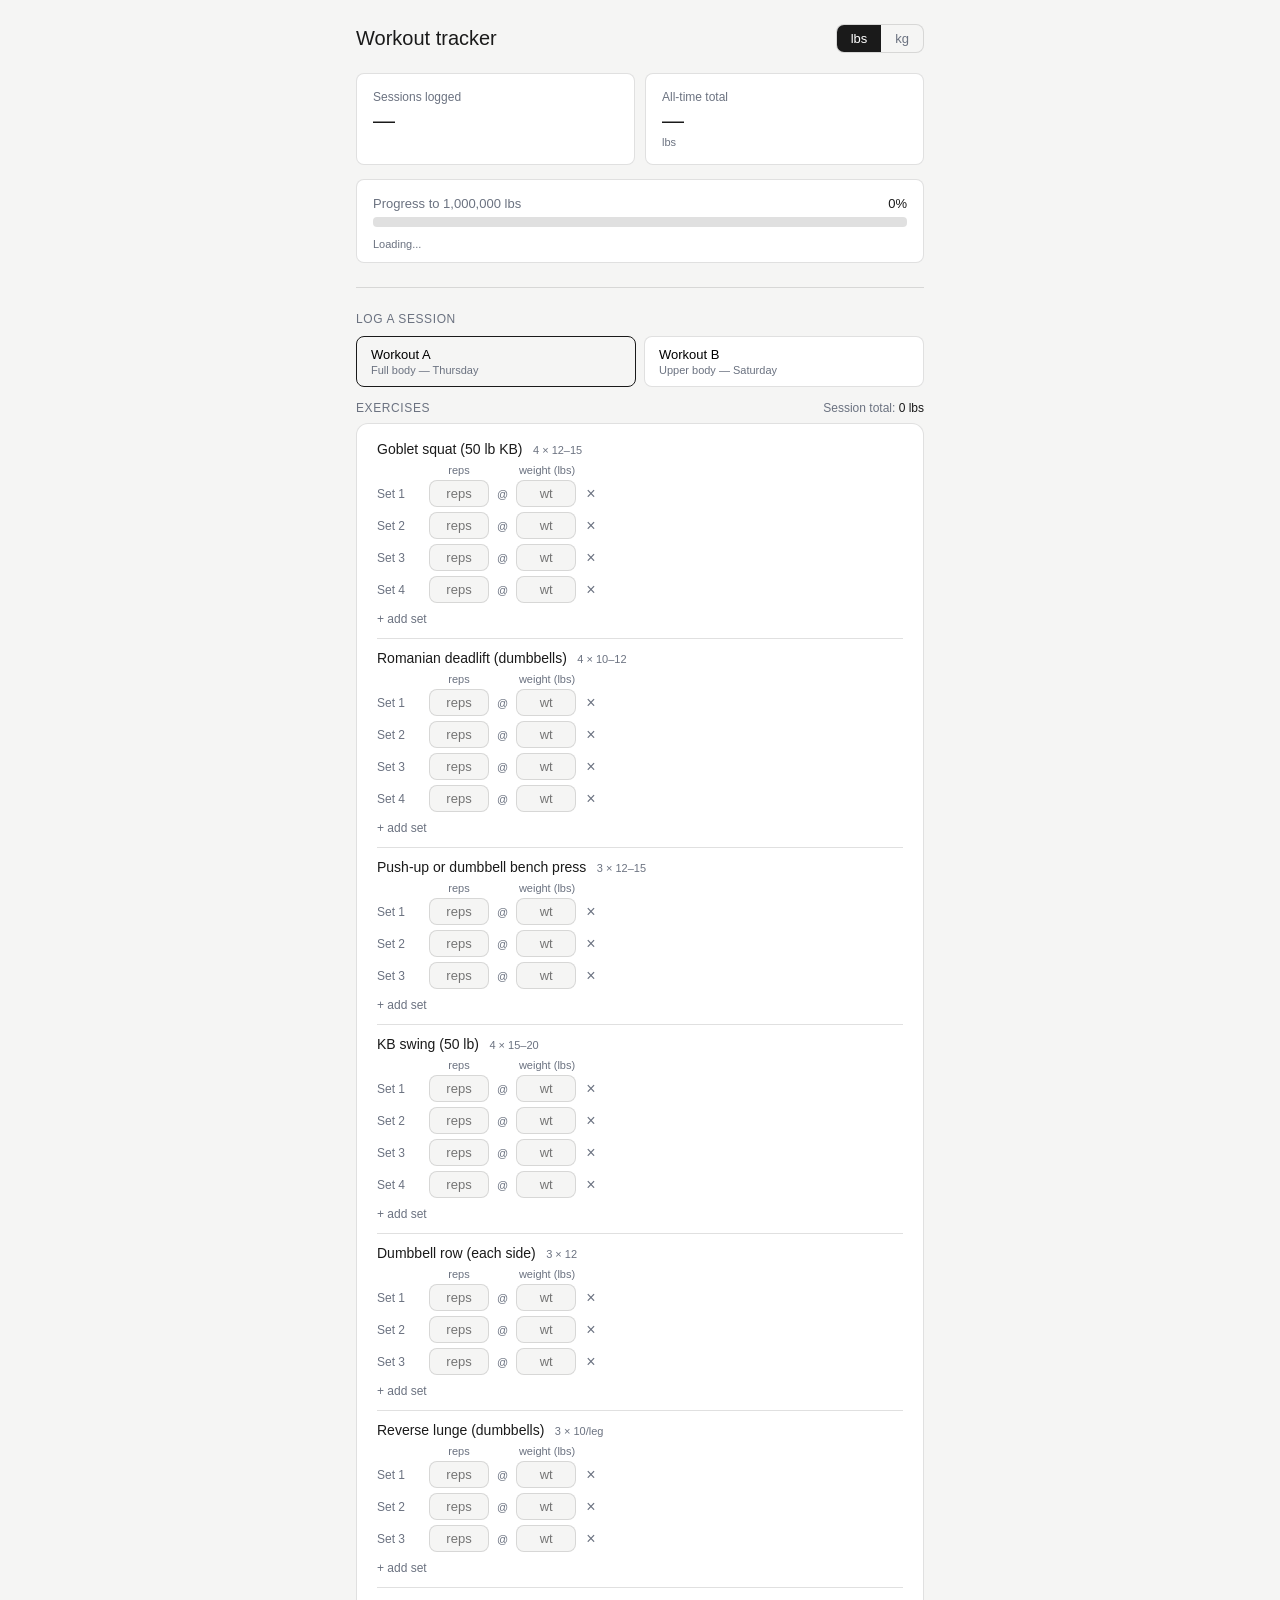
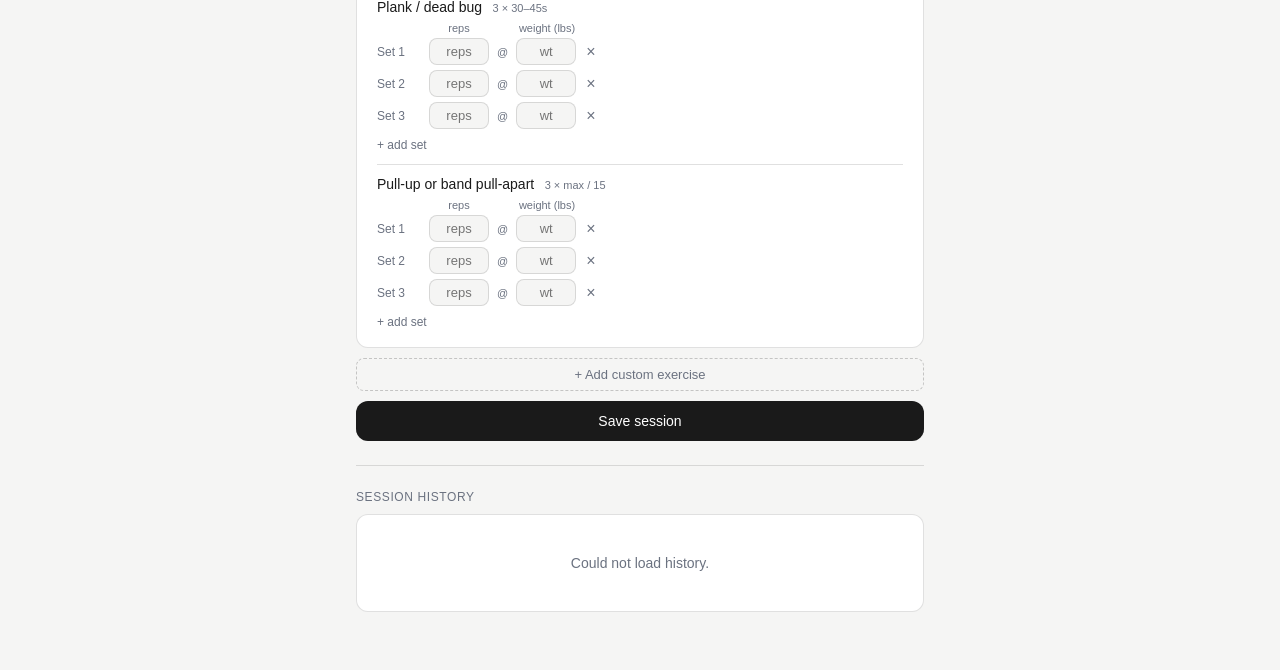
<file: workout-tracker/index.html>
<!DOCTYPE html>
<html lang="en">
<head>
<meta charset="UTF-8">
<meta name="viewport" content="width=device-width, initial-scale=1.0">
<title>Workout Tracker</title>
<style>
  *, *::before, *::after { box-sizing: border-box; margin: 0; padding: 0; }
  :root {
    --bg: #ffffff;
    --bg-secondary: #f5f5f4;
    --text: #1a1a1a;
    --text-secondary: #6b7280;
    --border: rgba(0,0,0,0.12);
    --border-secondary: rgba(0,0,0,0.2);
    --radius-md: 8px;
    --radius-lg: 12px;
  }
  @media (prefers-color-scheme: dark) {
    :root {
      --bg: #1a1a1a;
      --bg-secondary: #242424;
      --text: #f0f0f0;
      --text-secondary: #9ca3af;
      --border: rgba(255,255,255,0.12);
      --border-secondary: rgba(255,255,255,0.22);
    }
  }
  body { font-family: -apple-system, BlinkMacSystemFont, 'Segoe UI', sans-serif; background: var(--bg-secondary); color: var(--text); min-height: 100vh; }
  .container { max-width: 600px; margin: 0 auto; padding: 1.5rem 1rem 3rem; }
  .page-header { display: flex; justify-content: space-between; align-items: center; margin-bottom: 1.25rem; }
  .page-title { font-size: 20px; font-weight: 500; }
  .toggle { display: flex; background: var(--bg-secondary); border-radius: var(--radius-md); border: 0.5px solid var(--border); overflow: hidden; }
  .toggle-opt { padding: 6px 14px; font-size: 13px; cursor: pointer; background: none; border: none; color: var(--text-secondary); }
  .toggle-opt.active { background: var(--text); color: var(--bg); }
  .metric-grid { display: grid; grid-template-columns: 1fr 1fr; gap: 10px; margin-bottom: 14px; }
  .metric { background: var(--bg); border-radius: var(--radius-md); padding: 1rem; border: 0.5px solid var(--border); }
  .metric-label { font-size: 12px; color: var(--text-secondary); margin-bottom: 4px; }
  .metric-value { font-size: 22px; font-weight: 500; }
  .metric-sub { font-size: 11px; color: var(--text-secondary); margin-top: 2px; }
  .progress-wrap { background: var(--bg); border-radius: var(--radius-md); padding: 1rem 1rem 0.75rem; margin-bottom: 14px; border: 0.5px solid var(--border); }
  .progress-header { display: flex; justify-content: space-between; font-size: 13px; margin-bottom: 6px; }
  .progress-header span:last-child { font-weight: 500; }
  .progress-track { background: var(--border); border-radius: 4px; height: 10px; position: relative; margin-bottom: 4px; overflow: hidden; }
  .progress-fill { height: 100%; border-radius: 4px; background: var(--text); transition: width 0.4s; }
  .ticks-overlay { position: absolute; inset: 0; pointer-events: none; }
  .tick-line { position: absolute; top: 0; bottom: 0; width: 2px; background: var(--bg-secondary); transform: translateX(-50%); }
  .ticks-labels { display: flex; justify-content: space-between; margin-top: 5px; }
  .tick-lbl { font-size: 9px; color: var(--text-secondary); text-align: center; display: flex; flex-direction: column; align-items: center; gap: 1px; line-height: 1.2; }
  .tick-lbl.achieved { color: var(--text); font-weight: 500; }
  .progress-remaining { font-size: 11px; color: var(--text-secondary); margin-top: 6px; }
  .divider { border: none; border-top: 0.5px solid var(--border); margin: 1.5rem 0; }
  .section-title { font-size: 12px; font-weight: 500; color: var(--text-secondary); text-transform: uppercase; letter-spacing: 0.05em; margin-bottom: 10px; }
  .workout-picker { display: grid; grid-template-columns: 1fr 1fr; gap: 8px; margin-bottom: 14px; }
  .workout-card { padding: 10px 14px; border: 0.5px solid var(--border); border-radius: var(--radius-md); cursor: pointer; background: var(--bg); text-align: left; }
  .workout-card.active { border-color: var(--text); background: var(--bg-secondary); }
  .workout-card-title { font-size: 13px; font-weight: 500; }
  .workout-card-sub { font-size: 11px; color: var(--text-secondary); margin-top: 2px; }
  .row-header { display: flex; justify-content: space-between; align-items: baseline; margin-bottom: 8px; }
  .card { background: var(--bg); border: 0.5px solid var(--border); border-radius: var(--radius-lg); padding: 1rem 1.25rem; margin-bottom: 10px; }
  .ex-block { border-bottom: 0.5px solid var(--border); padding: 10px 0; }
  .ex-block:last-child { border-bottom: none; padding-bottom: 0; }
  .ex-block:first-child { padding-top: 0; }
  .ex-header { display: flex; justify-content: space-between; align-items: baseline; margin-bottom: 6px; }
  .ex-name { font-size: 14px; font-weight: 500; }
  .ex-prescribed { font-size: 11px; color: var(--text-secondary); margin-left: 6px; }
  .col-headers { display: flex; align-items: center; gap: 8px; margin-bottom: 4px; padding-left: 0; }
  .col-spacer { width: 44px; flex-shrink: 0; }
  .col-hdr { width: 60px; font-size: 11px; color: var(--text-secondary); text-align: center; white-space: nowrap; }
  .col-at { font-size: 11px; color: transparent; width: 12px; flex-shrink: 0; }
  .set-row { display: flex; align-items: center; gap: 8px; margin-bottom: 5px; }
  .set-label { font-size: 12px; color: var(--text-secondary); width: 44px; flex-shrink: 0; }
  input[type=number] { width: 60px; padding: 5px 6px; font-size: 13px; text-align: center; border: 0.5px solid var(--border); border-radius: var(--radius-md); background: var(--bg-secondary); color: var(--text); -moz-appearance: textfield; }
  input[type=number]::-webkit-inner-spin-button { -webkit-appearance: none; }
  input[type=number]:focus { outline: none; border-color: var(--border-secondary); }
  .sep { font-size: 11px; color: var(--text-secondary); }
  .rm-set-btn { background: none; border: none; color: var(--text-secondary); cursor: pointer; font-size: 16px; line-height: 1; padding: 0 2px; }
  .rm-ex-btn { background: none; border: none; font-size: 12px; color: var(--text-secondary); cursor: pointer; }
  .add-set-btn { font-size: 12px; background: none; border: none; color: var(--text-secondary); cursor: pointer; padding: 2px 0; margin-top: 2px; }
  .add-set-btn:hover, .rm-set-btn:hover, .rm-ex-btn:hover { color: var(--text); }
  .add-ex-btn { width: 100%; font-size: 13px; background: none; border: 0.5px dashed var(--border-secondary); border-radius: var(--radius-md); padding: 8px 14px; color: var(--text-secondary); cursor: pointer; margin-bottom: 10px; }
  .add-ex-btn:hover { background: var(--bg-secondary); }
  .custom-ex-row { display: flex; gap: 8px; margin-bottom: 10px; }
  .custom-ex-input { flex: 1; padding: 8px 10px; font-size: 13px; border: 0.5px solid var(--border-secondary); border-radius: var(--radius-md); background: var(--bg-secondary); color: var(--text); }
  .custom-ex-input:focus { outline: none; border-color: var(--text); }
  .custom-ex-confirm { padding: 8px 16px; background: var(--text); color: var(--bg); border: none; border-radius: var(--radius-md); font-size: 13px; cursor: pointer; }
  .custom-ex-cancel { padding: 8px 12px; background: none; border: 0.5px solid var(--border); border-radius: var(--radius-md); font-size: 13px; color: var(--text-secondary); cursor: pointer; }
  .save-btn { width: 100%; padding: 12px; background: var(--text); color: var(--bg); border: none; border-radius: var(--radius-lg); font-size: 14px; font-weight: 500; cursor: pointer; position: relative; }
  .save-btn:hover { opacity: 0.85; }
  .save-btn:disabled { opacity: 0.4; cursor: default; }
  .history-row { display: flex; justify-content: space-between; align-items: center; padding: 10px 0; border-bottom: 0.5px solid var(--border); }
  .history-row:last-child { border-bottom: none; }
  .history-date-main { font-size: 13px; font-weight: 500; }
  .history-date-sub { font-size: 12px; color: var(--text-secondary); }
  .history-wt { font-size: 13px; font-weight: 500; text-align: right; }
  .history-running { font-size: 11px; color: var(--text-secondary); }
  .empty-state { text-align: center; padding: 1.5rem; font-size: 14px; color: var(--text-secondary); }
  .toast { position: fixed; bottom: 1.5rem; left: 50%; transform: translateX(-50%); background: var(--text); color: var(--bg); padding: 10px 20px; border-radius: var(--radius-md); font-size: 13px; opacity: 0; transition: opacity 0.3s; pointer-events: none; z-index: 999; }
  .toast.show { opacity: 1; }
  .saving-spinner { display: inline-block; width: 14px; height: 14px; border: 2px solid rgba(255,255,255,0.3); border-top-color: var(--bg); border-radius: 50%; animation: spin 0.6s linear infinite; vertical-align: middle; margin-right: 6px; }
  @keyframes spin { to { transform: rotate(360deg); } }
</style>
</head>
<body>
<div class="container">

  <div class="page-header">
    <div class="page-title">Workout tracker</div>
    <div class="toggle">
      <button class="toggle-opt active" id="unit-lbs" onclick="setUnit('lbs')">lbs</button>
      <button class="toggle-opt" id="unit-kg" onclick="setUnit('kg')">kg</button>
    </div>
  </div>

  <!-- Metrics -->
  <div class="metric-grid">
    <div class="metric">
      <div class="metric-label">Sessions logged</div>
      <div class="metric-value" id="sessions-count">—</div>
    </div>
    <div class="metric">
      <div class="metric-label">All-time total</div>
      <div class="metric-value" id="all-time-display">—</div>
      <div class="metric-sub" id="all-time-unit">lbs</div>
    </div>
  </div>

  <!-- Progress bar -->
  <div class="progress-wrap">
    <div class="progress-header">
      <span style="color:var(--text-secondary);">Progress to 1,000,000 <span id="prog-unit">lbs</span></span>
      <span id="prog-pct">0%</span>
    </div>
    <div class="progress-track">
      <div class="progress-fill" id="progress-fill" style="width:0%"></div>
      <div class="ticks-overlay" id="ticks-overlay"></div>
    </div>
    <div class="ticks-labels" id="ticks-labels"></div>
    <div class="progress-remaining" id="prog-remaining">Loading...</div>
  </div>

  <hr class="divider">

  <!-- Log -->
  <div class="section-title">Log a session</div>
  <div class="workout-picker">
    <button class="workout-card active" id="wbtn-A" onclick="selectWorkout('A')">
      <div class="workout-card-title">Workout A</div>
      <div class="workout-card-sub">Full body — Thursday</div>
    </button>
    <button class="workout-card" id="wbtn-B" onclick="selectWorkout('B')">
      <div class="workout-card-title">Workout B</div>
      <div class="workout-card-sub">Upper body — Saturday</div>
    </button>
  </div>

  <div class="row-header">
    <span class="section-title" style="margin:0;">Exercises</span>
    <span style="font-size:12px;color:var(--text-secondary);">Session total: <span id="session-total" style="font-weight:500;color:var(--text);">0</span></span>
  </div>
  <div class="card" id="exercise-list"></div>
  <button class="add-ex-btn" id="add-ex-btn" onclick="showCustomExInput()">+ Add custom exercise</button>
  <div class="custom-ex-row" id="custom-ex-row" style="display:none;">
    <input class="custom-ex-input" id="custom-ex-input" type="text" placeholder="Exercise name" onkeydown="customExKey(event)">
    <button class="custom-ex-confirm" onclick="confirmCustomEx()">Add</button>
    <button class="custom-ex-cancel" onclick="hideCustomExInput()">Cancel</button>
  </div>
  <button class="save-btn" id="save-btn" onclick="saveSession()">Save session</button>

  <hr class="divider">

  <!-- History -->
  <div class="section-title">Session history</div>
  <div class="card" id="history-list">
    <div class="empty-state">Loading history...</div>
  </div>

</div>
<div class="toast" id="toast"></div>

<script>
// ── Supabase config ──────────────────────────────────────────────
const SUPA_URL = 'https://hhllkwosrwiahygxxrtl.supabase.co';
const SUPA_KEY = 'eyJhbGciOiJIUzI1NiIsInR5cCI6IkpXVCJ9.eyJpc3MiOiJzdXBhYmFzZSIsInJlZiI6ImhobGxrd29zcndpYWh5Z3h4cnRsIiwicm9sZSI6ImFub24iLCJpYXQiOjE3NzU2NzQxOTgsImV4cCI6MjA5MTI1MDE5OH0.3YF35ToVkAk4vhJ6ViT-aJss58GrN_Ydw07ImfmUb4E';

async function dbFetch(path, options = {}) {
  const res = await fetch(SUPA_URL + '/rest/v1/' + path, {
    ...options,
    headers: {
      'apikey': SUPA_KEY,
      'Authorization': 'Bearer ' + SUPA_KEY,
      'Content-Type': 'application/json',
      'Prefer': options.prefer || 'return=representation',
      ...(options.headers || {})
    }
  });
  if (!res.ok) throw new Error(await res.text());
  const text = await res.text();
  return text ? JSON.parse(text) : null;
}

// ── Workout definitions ──────────────────────────────────────────
const WORKOUTS = {
  A: { exercises: [
    { name: 'Goblet squat (50 lb KB)', prescribed: '4 × 12–15' },
    { name: 'Romanian deadlift (dumbbells)', prescribed: '4 × 10–12' },
    { name: 'Push-up or dumbbell bench press', prescribed: '3 × 12–15' },
    { name: 'KB swing (50 lb)', prescribed: '4 × 15–20' },
    { name: 'Dumbbell row (each side)', prescribed: '3 × 12' },
    { name: 'Reverse lunge (dumbbells)', prescribed: '3 × 10/leg' },
    { name: 'Plank / dead bug', prescribed: '3 × 30–45s' },
    { name: 'Pull-up or band pull-apart', prescribed: '3 × max / 15' },
  ]},
  B: { exercises: [
    { name: 'Dumbbell shoulder press', prescribed: '3 × 12' },
    { name: 'Dumbbell bicep curl', prescribed: '3 × 12–15' },
    { name: 'Dumbbell tricep extension', prescribed: '3 × 12' },
    { name: 'KB halo (light)', prescribed: '3 × 8/direction' },
    { name: 'Band clamshell', prescribed: '3 × 15/side' },
    { name: 'Single-leg glute bridge', prescribed: '3 × 12/side' },
  ]}
};

const KG = 0.453592;
const GOAL_LBS = 1000000;

let unit = 'lbs';
let currentWorkout = 'A';
let sessionData = [];
let history = [];

// ── Init ─────────────────────────────────────────────────────────
function defaultSets(prescribed) {
  const m = prescribed && prescribed.match(/^(\d+)/);
  const n = m ? parseInt(m[1]) : 3;
  return Array.from({length: n}, () => ({ reps: '', weight: '' }));
}

function initSession(w) {
  return WORKOUTS[w].exercises.map(e => ({
    name: e.name, prescribed: e.prescribed,
    sets: defaultSets(e.prescribed), custom: false
  }));
}

// ── Unit toggle ──────────────────────────────────────────────────
function setUnit(u) {
  unit = u;
  document.getElementById('unit-lbs').classList.toggle('active', u === 'lbs');
  document.getElementById('unit-kg').classList.toggle('active', u === 'kg');
  renderExercises();
  renderStats();
  renderHistory();
}

// ── Workout picker ───────────────────────────────────────────────
function selectWorkout(w) {
  currentWorkout = w;
  document.getElementById('wbtn-A').classList.toggle('active', w === 'A');
  document.getElementById('wbtn-B').classList.toggle('active', w === 'B');
  sessionData = initSession(w);
  renderExercises();
}

// ── Exercise rendering ───────────────────────────────────────────
function renderExercises() {
  const list = document.getElementById('exercise-list');
  list.innerHTML = sessionData.map((ex, ei) => `
    <div class="ex-block">
      <div class="ex-header">
        <div>
          <span class="ex-name">${ex.name}</span>
          ${ex.prescribed ? `<span class="ex-prescribed">${ex.prescribed}</span>` : ''}
        </div>
        ${ex.custom ? `<button class="rm-ex-btn" onclick="removeExercise(${ei})">Remove</button>` : ''}
      </div>
      <div class="col-headers">
        <span class="col-spacer"></span>
        <span class="col-hdr">reps</span>
        <span class="col-at">@</span>
        <span class="col-hdr">weight (${unit})</span>
      </div>
      ${ex.sets.map((s, si) => `
        <div class="set-row">
          <span class="set-label">Set ${si + 1}</span>
          <input type="number" min="0" placeholder="reps" value="${s.reps}" oninput="updSet(${ei},${si},'reps',this.value)">
          <span class="sep">@</span>
          <input type="number" min="0" placeholder="wt" value="${s.weight}" oninput="updSet(${ei},${si},'weight',this.value)">
          ${ex.sets.length > 1 ? `<button class="rm-set-btn" onclick="removeSet(${ei},${si})">×</button>` : ''}
        </div>
      `).join('')}
      <button class="add-set-btn" onclick="addSet(${ei})">+ add set</button>
    </div>
  `).join('');
  updateSessionTotal();
}

function updSet(ei, si, field, val) { sessionData[ei].sets[si][field] = val; updateSessionTotal(); }
function addSet(ei) { sessionData[ei].sets.push({ reps: '', weight: '' }); renderExercises(); }
function removeSet(ei, si) { sessionData[ei].sets.splice(si, 1); renderExercises(); }
function removeExercise(ei) { sessionData.splice(ei, 1); renderExercises(); }

function showCustomExInput() {
  document.getElementById('add-ex-btn').style.display = 'none';
  const row = document.getElementById('custom-ex-row');
  row.style.display = 'flex';
  document.getElementById('custom-ex-input').focus();
}

function hideCustomExInput() {
  document.getElementById('custom-ex-row').style.display = 'none';
  document.getElementById('custom-ex-input').value = '';
  document.getElementById('add-ex-btn').style.display = 'block';
}

function confirmCustomEx() {
  const name = document.getElementById('custom-ex-input').value.trim();
  if (!name) return;
  sessionData.push({ name, prescribed: '', sets: [{ reps: '', weight: '' }], custom: true });
  hideCustomExInput();
  renderExercises();
}

function customExKey(e) {
  if (e.key === 'Enter') confirmCustomEx();
  if (e.key === 'Escape') hideCustomExInput();
}

function calcSessionLbs() {
  let total = 0;
  sessionData.forEach(ex => ex.sets.forEach(s => {
    const r = parseFloat(s.reps) || 0;
    const w = parseFloat(s.weight) || 0;
    total += r * (unit === 'lbs' ? w : w / KG);
  }));
  return total;
}

function updateSessionTotal() {
  const lbs = calcSessionLbs();
  const disp = unit === 'lbs' ? lbs : lbs * KG;
  document.getElementById('session-total').textContent = Math.round(disp).toLocaleString() + ' ' + unit;
}

// ── Save session ─────────────────────────────────────────────────
async function saveSession() {
  const totalLbs = calcSessionLbs();
  if (totalLbs === 0) { showToast('Log at least one set with reps and weight.'); return; }

  const btn = document.getElementById('save-btn');
  btn.disabled = true;
  btn.innerHTML = '<span class="saving-spinner"></span>Saving...';

  const now = new Date();
  const dateStr = now.toLocaleDateString('en-CA', { year: 'numeric', month: 'short', day: 'numeric' });

  try {
    await dbFetch('workout_sessions', {
      method: 'POST',
      body: JSON.stringify({
        session_date: dateStr,
        workout_type: currentWorkout,
        total_lbs: Math.round(totalLbs * 100) / 100,
        exercises: sessionData
      })
    });
    sessionData = initSession(currentWorkout);
    renderExercises();
    await loadHistory();
    showToast('Session saved!');
  } catch(e) {
    showToast('Error saving — check console.');
    console.error(e);
  }

  btn.disabled = false;
  btn.textContent = 'Save session';
}

// ── Load history ─────────────────────────────────────────────────
async function loadHistory() {
  try {
    const rows = await dbFetch('workout_sessions?select=*&order=created_at.desc', { prefer: '' });
    history = rows || [];
    renderStats();
    renderHistory();
  } catch(e) {
    console.error('Failed to load history:', e);
    document.getElementById('history-list').innerHTML = '<div class="empty-state">Could not load history.</div>';
  }
}

// ── Stats & progress ─────────────────────────────────────────────
function renderStats() {
  const totalLbs = history.reduce((sum, s) => sum + parseFloat(s.total_lbs), 0);
  const disp = unit === 'lbs' ? totalLbs : totalLbs * KG;
  const goalDisp = unit === 'lbs' ? GOAL_LBS : GOAL_LBS * KG;
  const pct = Math.min(100, (totalLbs / GOAL_LBS) * 100);
  const remaining = Math.max(0, goalDisp - disp);

  document.getElementById('sessions-count').textContent = history.length;
  document.getElementById('all-time-display').textContent = Math.round(disp).toLocaleString();
  document.getElementById('all-time-unit').textContent = unit;
  document.getElementById('prog-pct').textContent = pct < 0.01 ? '0%' : pct.toFixed(2) + '%';
  document.getElementById('progress-fill').style.width = pct + '%';
  document.getElementById('prog-remaining').textContent = Math.round(remaining).toLocaleString() + ' ' + unit + ' to go';
  document.getElementById('prog-unit').textContent = unit;

  const milestones = [10,20,30,40,50,60,70,80,90,100];
  document.getElementById('ticks-overlay').innerHTML = milestones.map(t =>
    `<div class="tick-line" style="left:${t}%"></div>`
  ).join('');
  document.getElementById('ticks-labels').innerHTML = milestones.map(t =>
    `<div class="tick-lbl ${pct >= t ? 'achieved' : ''}">
      <span>|</span><span>${t}%</span>
    </div>`
  ).join('');
}

// ── History list ─────────────────────────────────────────────────
function renderHistory() {
  const el = document.getElementById('history-list');
  if (!history.length) {
    el.innerHTML = '<div class="empty-state">No sessions yet. Log your first workout!</div>';
    return;
  }
  // running total ascending, display descending
  const asc = [...history].reverse();
  let running = 0;
  const runMap = {};
  asc.forEach(s => { running += parseFloat(s.total_lbs); runMap[s.id] = running; });

  el.innerHTML = history.map(s => {
    const disp = unit === 'lbs' ? parseFloat(s.total_lbs) : parseFloat(s.total_lbs) * KG;
    const runDisp = unit === 'lbs' ? runMap[s.id] : runMap[s.id] * KG;
    return `<div class="history-row" id="row-${s.id}">
      <div>
        <div class="history-date-main">${s.session_date}</div>
        <div class="history-date-sub">Workout ${s.workout_type}</div>
      </div>
      <div style="display:flex;align-items:center;gap:12px;">
        <div style="text-align:right;">
          <div class="history-wt">${Math.round(disp).toLocaleString()} ${unit}</div>
          <div class="history-running">Running total: ${Math.round(runDisp).toLocaleString()} ${unit}</div>
        </div>
        <button onclick="deleteSession('${s.id}')" style="background:none;border:none;cursor:pointer;color:var(--text-secondary);font-size:16px;padding:4px;line-height:1;flex-shrink:0;" title="Delete session">×</button>
      </div>
    </div>`;
  }).join('');
}

// ── Delete session ───────────────────────────────────────────────
async function deleteSession(id) {
  if (!confirm('Delete this session? This cannot be undone.')) return;
  try {
    await dbFetch(`workout_sessions?id=eq.${id}`, { method: 'DELETE', prefer: '' });
    history = history.filter(s => s.id !== id);
    renderStats();
    renderHistory();
  } catch(e) {
    showToast('Error deleting session.');
    console.error(e);
  }
}

// ── Toast ────────────────────────────────────────────────────────
function showToast(msg) {
  const t = document.getElementById('toast');
  t.textContent = msg;
  t.classList.add('show');
  setTimeout(() => t.classList.remove('show'), 2500);
}

// ── Boot ─────────────────────────────────────────────────────────
sessionData = initSession(currentWorkout);
renderExercises();
loadHistory();
</script>
</body>
</html>
</file>
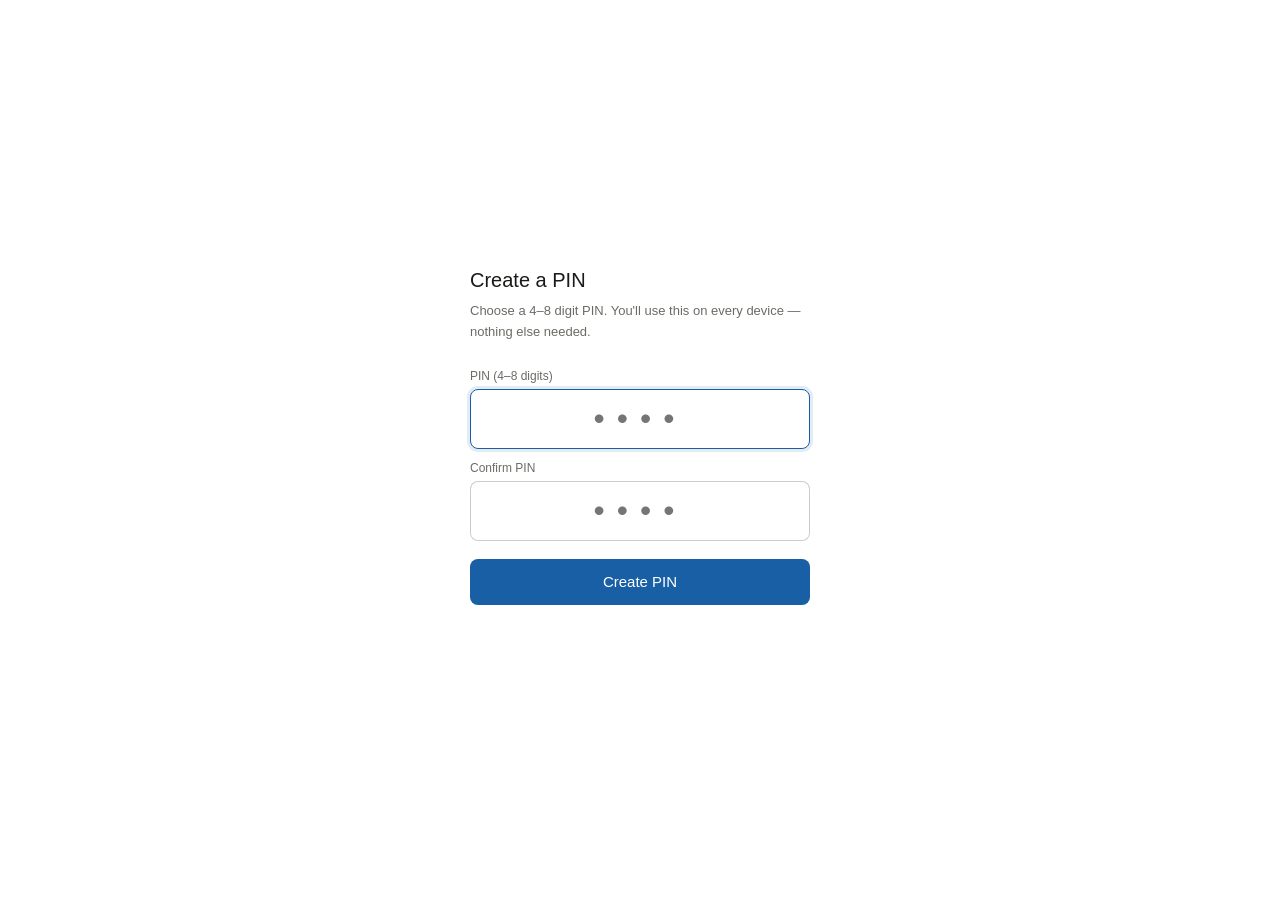
<file: lift-tracker.html>
<!DOCTYPE html>
<html lang="en">
<head>
<meta charset="UTF-8">
<meta name="viewport" content="width=device-width, initial-scale=1.0">
<title>Lift tracker</title>
<meta name="apple-mobile-web-app-capable" content="yes">
<meta name="apple-mobile-web-app-status-bar-style" content="default">
<meta name="apple-mobile-web-app-title" content="Lift tracker">
<meta name="theme-color" content="#ffffff" media="(prefers-color-scheme: light)">
<meta name="theme-color" content="#1c1c1a" media="(prefers-color-scheme: dark)">
<style>
:root {
  --bg:#ffffff; --bg2:#f7f7f5; --bg3:#eeecea;
  --text:#1a1a18; --text2:#6b6b66; --text3:#a0a09a;
  --border:rgba(0,0,0,0.1); --border2:rgba(0,0,0,0.2);
  --blue:#185FA5; --blue-bg:#E6F1FB; --blue-mid:#378ADD;
  --green:#3B6D11; --green-bg:#EAF3DE; --green-mid:#1D9E75;
  --red:#A32D2D; --red-bg:#FCEBEB;
  --r:8px; --rl:12px;
}
@media(prefers-color-scheme:dark){:root{
  --bg:#1c1c1a; --bg2:#252523; --bg3:#2e2e2b;
  --text:#f0eeea; --text2:#9a9a94; --text3:#6b6b66;
  --border:rgba(255,255,255,0.1); --border2:rgba(255,255,255,0.2);
  --blue:#85B7EB; --blue-bg:#0C447C; --blue-mid:#378ADD;
  --green:#97C459; --green-bg:#27500A; --green-mid:#1D9E75;
  --red:#F09595; --red-bg:#791F1F;
}}
*{box-sizing:border-box;margin:0;padding:0}
body{font-family:-apple-system,BlinkMacSystemFont,'Segoe UI',sans-serif;background:var(--bg);color:var(--text);line-height:1.5;min-height:100vh}
.overlay{position:fixed;inset:0;background:var(--bg);z-index:200;display:flex;align-items:center;justify-content:center;padding:1.5rem}
.setup-box{width:100%;max-width:340px}
.setup-box h2{font-size:20px;font-weight:500;margin-bottom:6px}
.setup-box .sub{font-size:13px;color:var(--text2);margin-bottom:1.5rem;line-height:1.6}
.field{margin-bottom:10px}
.field label{font-size:12px;color:var(--text2);display:block;margin-bottom:4px}
.pin-input{width:100%;height:60px;font-size:32px;letter-spacing:12px;text-align:center;border:0.5px solid var(--border2);border-radius:var(--r);background:var(--bg);color:var(--text);outline:none;padding:0 12px}
.pin-input:focus{border-color:var(--blue);box-shadow:0 0 0 3px rgba(24,95,165,.12)}
.primary-btn{width:100%;height:46px;background:var(--blue);color:#fff;border:none;border-radius:var(--r);font-size:15px;font-weight:500;cursor:pointer;margin-top:8px}
.primary-btn:hover{opacity:.88}
.primary-btn:active{transform:scale(.98)}
.primary-btn:disabled{opacity:.4;cursor:not-allowed}
.ov-err{font-size:13px;color:var(--red);text-align:center;min-height:20px;margin-top:10px}
.container{max-width:720px;margin:0 auto;padding:1.5rem 1rem 5rem}
.topbar{display:flex;align-items:center;gap:10px;margin-bottom:1.25rem;flex-wrap:wrap}
.topbar h1{font-size:19px;font-weight:500;flex:1}
.sync-dot{width:7px;height:7px;border-radius:50%;background:var(--text3);flex-shrink:0;transition:background .3s}
.sync-dot.ok{background:var(--green-mid)}
.sync-dot.err{background:var(--red)}
.sync-lbl{font-size:12px;color:var(--text3)}
.settings-btn{background:none;border:0.5px solid var(--border);border-radius:var(--r);padding:5px 12px;font-size:12px;color:var(--text2);cursor:pointer}
.settings-btn:hover{background:var(--bg2)}
.panel{display:none;background:var(--bg2);border-radius:var(--rl);padding:1rem 1.25rem;margin-bottom:1rem;border:0.5px solid var(--border)}
.panel.open{display:block}
.panel h3{font-size:13px;font-weight:500;margin-bottom:10px}
.cfg-row{display:flex;align-items:center;gap:8px;padding:6px 0;border-bottom:0.5px solid var(--border);flex-wrap:wrap}
.cfg-row:last-child{border-bottom:none}
.cfg-row span{font-size:13px;color:var(--text2);flex:1}
.icon-btn{background:none;border:0.5px solid var(--border);border-radius:var(--r);padding:4px 10px;font-size:12px;color:var(--text2);cursor:pointer;white-space:nowrap}
.icon-btn:hover{background:var(--bg)}
.icon-btn.d:hover{border-color:var(--red);color:var(--red)}
.unit-row{display:flex;align-items:center;gap:10px;margin-bottom:1.25rem}
.unit-row span{font-size:13px;color:var(--text2)}
.unit-toggle{display:flex;border:0.5px solid var(--border2);border-radius:var(--r);overflow:hidden}
.u-btn{padding:5px 16px;font-size:13px;font-weight:500;border:none;background:none;cursor:pointer;color:var(--text3)}
.u-btn.active{background:var(--bg2);color:var(--text)}
.stats{display:grid;grid-template-columns:repeat(4,minmax(0,1fr));gap:8px;margin-bottom:1.25rem}
.stat{background:var(--bg2);border-radius:var(--r);padding:.7rem 1rem}
.stat-lbl{font-size:11px;color:var(--text3);text-transform:uppercase;letter-spacing:.04em;margin-bottom:3px}
.stat-val{font-size:17px;font-weight:500;color:var(--text)}
.stat-val.blue{color:var(--blue)}
.card{background:var(--bg);border:0.5px solid var(--border);border-radius:var(--rl);padding:1rem 1.25rem;margin-bottom:1rem}
.card-title{font-size:11px;font-weight:500;color:var(--text2);text-transform:uppercase;letter-spacing:.05em;margin-bottom:1rem}
.prog-header{display:flex;justify-content:space-between;align-items:baseline;margin-bottom:6px}
.prog-lbl{font-size:13px;font-weight:500;color:var(--text)}
.prog-pct{font-size:13px;color:var(--blue);font-weight:500}
.prog-track{height:10px;background:var(--bg2);border-radius:5px;overflow:hidden;margin-bottom:10px}
.prog-fill{height:100%;background:var(--blue-mid);border-radius:5px;transition:width .4s}
.milestones{display:grid;grid-template-columns:repeat(4,minmax(0,1fr));gap:6px}
.ms{border:0.5px solid var(--border);border-radius:var(--r);padding:6px 8px;text-align:center}
.ms.reached{border-color:var(--green-mid);background:var(--green-bg)}
.ms.next{border-color:var(--blue-mid);background:var(--blue-bg)}
.ms-val{font-size:12px;font-weight:500;color:var(--text)}
.ms.reached .ms-val{color:var(--green)}
.ms.next .ms-val{color:var(--blue)}
.ms-sub{font-size:10px;color:var(--text3);margin-top:1px}
.ms.reached .ms-sub{color:var(--green-mid)}
.ms.next .ms-sub{color:var(--blue)}
.meta-row{display:grid;grid-template-columns:150px 1fr;gap:10px;margin-bottom:1rem}
.fl{font-size:12px;color:var(--text2);display:block;margin-bottom:4px}
input.fi,select.fi{width:100%;height:36px;padding:0 10px;border:0.5px solid var(--border2);border-radius:var(--r);background:var(--bg);color:var(--text);font-size:13px;outline:none;-webkit-appearance:none;appearance:none}
input.fi:focus,select.fi:focus{border-color:var(--blue);box-shadow:0 0 0 3px rgba(24,95,165,.1)}
input.fi::placeholder{color:var(--text3)}
.ex-item{border:0.5px solid var(--border);border-radius:var(--rl);padding:10px 12px;margin-bottom:8px}
.ex-name-row{display:grid;grid-template-columns:1fr auto auto;gap:7px;align-items:center;margin-bottom:8px}
.ex-link{font-size:11px;color:var(--blue);text-decoration:none;padding:4px 8px;border:0.5px solid var(--border2);border-radius:var(--r);white-space:nowrap;background:var(--blue-bg)}
.ex-link:hover{opacity:.8}
.rm-ex-btn{font-size:12px;color:var(--text2);background:none;border:0.5px solid var(--border);border-radius:var(--r);padding:4px 10px;cursor:pointer;white-space:nowrap}
.rm-ex-btn:hover{border-color:var(--red);color:var(--red)}
.set-hdr{display:grid;grid-template-columns:28px 1fr 1fr 64px 24px;gap:6px;margin-bottom:3px}
.set-hdr span{font-size:10px;color:var(--text3);text-align:center}
.set-hdr span:first-child{text-align:left}
.set-row{display:grid;grid-template-columns:28px 1fr 1fr 64px 24px;gap:6px;margin-bottom:5px;align-items:center}
.set-num{font-size:12px;color:var(--text3);text-align:center}
.set-row input.fi{height:30px;text-align:center;padding:0 4px;font-size:13px}
.vol-cell{font-size:12px;color:var(--text2);text-align:center}
.del-set-btn{background:none;border:none;cursor:pointer;color:var(--text3);font-size:16px;line-height:1;text-align:center}
.del-set-btn:hover{color:var(--red)}
.set-actions{display:flex;gap:6px;margin-top:4px}
.add-set-btn{flex:1;height:28px;border:0.5px dashed var(--border2);border-radius:var(--r);background:none;color:var(--blue);font-size:12px;cursor:pointer}
.add-set-btn:hover{background:var(--blue-bg)}
.add-ex-btn{width:100%;height:34px;border:0.5px dashed var(--border2);border-radius:var(--r);background:none;color:var(--blue);font-size:13px;cursor:pointer;margin-top:4px}
.add-ex-btn:hover{background:var(--blue-bg)}
.sess-footer{display:flex;align-items:center;gap:14px;margin-top:1rem;padding-top:.75rem;border-top:0.5px solid var(--border)}
.live-lbl{font-size:12px;color:var(--text2)}
.live-val{font-size:21px;font-weight:500;color:var(--blue)}
.save-btn{margin-left:auto;height:38px;padding:0 24px;border:0.5px solid var(--border2);border-radius:var(--r);background:var(--bg);color:var(--text);font-size:14px;font-weight:500;cursor:pointer}
.save-btn:hover{background:var(--bg2)}
.save-btn:active{transform:scale(.98)}
.save-btn:disabled{opacity:.5;cursor:not-allowed}
.sess-item{display:flex;align-items:baseline;gap:8px;padding:7px 0;border-bottom:0.5px solid var(--border)}
.sess-item:last-child{border-bottom:none}
.si-date{font-size:13px;color:var(--text2);min-width:76px;flex-shrink:0}
.si-name{font-size:13px;color:var(--text2);flex:1;white-space:nowrap;overflow:hidden;text-overflow:ellipsis}
.si-vol{font-size:14px;font-weight:500;color:var(--text);min-width:100px;text-align:right;flex-shrink:0}
.si-del{background:none;border:none;cursor:pointer;color:var(--text3);font-size:14px;padding:0 4px;flex-shrink:0}
.si-del:hover{color:var(--red)}
.empty{font-size:13px;color:var(--text3);text-align:center;padding:1.5rem 0}
.toast{display:none;border-radius:var(--r);font-size:13px;padding:9px 14px;margin-bottom:1rem}
.toast.ok{display:block;background:var(--green-bg);color:var(--green)}
.toast.err{display:block;background:var(--red-bg);color:var(--red)}
.spin{display:inline-block;width:12px;height:12px;border:2px solid rgba(255,255,255,.4);border-top-color:#fff;border-radius:50%;animation:sp .7s linear infinite;vertical-align:middle;margin-right:6px}
@keyframes sp{to{transform:rotate(360deg)}}
@media(max-width:520px){
  .stats{grid-template-columns:repeat(2,minmax(0,1fr))}
  .meta-row{grid-template-columns:1fr}
  .ex-name-row{grid-template-columns:1fr auto}
}
</style>
</head>
<body>

<!-- PIN OVERLAY -->
<div class="overlay" id="overlay">
  <div class="setup-box">
    <h2 id="ov-title">Lift tracker</h2>
    <p class="sub" id="ov-sub">Enter your PIN to continue.</p>
    <div id="ov-fields">
      <div class="field">
        <input class="pin-input" id="f-pin" type="password" inputmode="numeric"
               maxlength="8" placeholder="••••" autocomplete="off"
               onkeydown="if(event.key==='Enter')ovSubmit()">
      </div>
    </div>
    <button class="primary-btn" id="ov-btn" onclick="ovSubmit()">Unlock</button>
    <div class="ov-err" id="ov-err"></div>
  </div>
</div>

<!-- APP -->
<div class="container" id="app" style="display:none">
  <div class="topbar">
    <h1>Lift tracker</h1>
    <div class="sync-dot" id="sync-dot"></div>
    <span class="sync-lbl" id="sync-lbl"></span>
    <button class="settings-btn" onclick="togglePanel('settings-panel')">Settings</button>
  </div>

  <div class="panel" id="settings-panel">
    <h3>Settings</h3>
    <div class="cfg-row">
      <span>Change PIN</span>
      <button class="icon-btn" onclick="togglePanel('pin-panel')">Change PIN</button>
    </div>
    <div class="cfg-row" style="border:none">
      <span style="font-size:12px;color:var(--text3)">Data syncs via Supabase. Open on any device and enter your PIN — nothing else needed.</span>
      <button class="icon-btn" onclick="loadSessions(true)">Force sync</button>
    </div>
  </div>

  <div class="panel" id="pin-panel">
    <h3>Change PIN</h3>
    <div style="display:grid;grid-template-columns:1fr 1fr auto;gap:8px;align-items:flex-end">
      <div><label class="fl">New PIN</label>
        <input class="fi" id="new-pin-a" type="password" inputmode="numeric" maxlength="8" placeholder="••••"></div>
      <div><label class="fl">Confirm</label>
        <input class="fi" id="new-pin-b" type="password" inputmode="numeric" maxlength="8" placeholder="••••"></div>
      <button class="save-btn" style="margin:0" onclick="saveNewPin()">Save</button>
    </div>
    <div class="ov-err" id="pin-chg-err" style="text-align:left;margin-top:6px"></div>
  </div>

  <div class="unit-row">
    <span>Units</span>
    <div class="unit-toggle">
      <button class="u-btn" id="u-lbs" onclick="setUnit('lbs')">lbs</button>
      <button class="u-btn" id="u-kg"  onclick="setUnit('kg')">kg</button>
    </div>
    <span id="unit-goal-lbl" style="font-size:12px;color:var(--text3)"></span>
  </div>

  <div class="stats">
    <div class="stat"><div class="stat-lbl">Today's volume</div><div class="stat-val blue" id="st-today">—</div></div>
    <div class="stat"><div class="stat-lbl">All-time total</div><div class="stat-val" id="st-all">—</div></div>
    <div class="stat"><div class="stat-lbl">Sessions</div><div class="stat-val" id="st-count">—</div></div>
    <div class="stat"><div class="stat-lbl">Last session</div><div class="stat-val" id="st-last" style="font-size:14px">—</div></div>
  </div>

  <div class="card">
    <div class="card-title">Progress to 1,000,000 lbs</div>
    <div class="prog-header">
      <span class="prog-lbl" id="prog-lbl">0 / 1,000,000 lbs</span>
      <span class="prog-pct" id="prog-pct">0.00%</span>
    </div>
    <div class="prog-track"><div class="prog-fill" id="prog-fill" style="width:0%"></div></div>
    <div class="milestones" id="milestones"></div>
  </div>

  <div class="toast" id="toast"></div>

  <div class="card">
    <div class="card-title">Log session</div>
    <div class="meta-row">
      <div><label class="fl">Date</label><input class="fi" type="date" id="s-date"></div>
      <div><label class="fl">Name (optional)</label><input class="fi" type="text" id="s-name" placeholder="e.g. Workout A — full body"></div>
    </div>
    <div id="ex-container"></div>
    <button class="add-ex-btn" onclick="addExercise()">+ add exercise</button>
    <div class="sess-footer">
      <div><div class="live-lbl">Session total</div><div class="live-val" id="live-total">0 lbs</div></div>
      <button class="save-btn" id="save-btn" onclick="saveSession()">Save session</button>
    </div>
  </div>

  <div class="card">
    <div class="card-title">History</div>
    <div id="history"></div>
  </div>
</div>

<script>
// ── Config ────────────────────────────────────────────────────
const SB_URL  = 'https://sljfwscxeyzbmqrjtlrf.supabase.co';
const SB_ANON = 'eyJhbGciOiJIUzI1NiIsInR5cCI6IkpXVCJ9.eyJpc3MiOiJzdXBhYmFzZSIsInJlZiI6InNsamZ3c2N4ZXl6Ym1xcmp0bHJmIiwicm9sZSI6ImFub24iLCJpYXQiOjE3NzUwNDM4MDQsImV4cCI6MjA5MDYxOTgwNH0.uv5qiXH1-z49scE8PMWuKsTxfzk86NMqsG_hjAJze6s';

// ── Constants ─────────────────────────────────────────────────
const GOAL_LBS = 1_000_000;
const MILESTONES = [
  {lbs:10000,label:'10K'},{lbs:50000,label:'50K'},{lbs:100000,label:'100K'},
  {lbs:250000,label:'250K'},{lbs:500000,label:'500K'},{lbs:750000,label:'750K'},
  {lbs:900000,label:'900K'},{lbs:1000000,label:'1M'},
];
const EXERCISES = [
  {name:'Goblet squat (KB)',url:'https://www.youtube.com/results?search_query=goblet+squat+kettlebell+form'},
  {name:'KB swing',url:'https://www.youtube.com/results?search_query=kettlebell+swing+form'},
  {name:'Romanian deadlift',url:'https://www.youtube.com/results?search_query=romanian+deadlift+dumbbell+form'},
  {name:'Reverse lunge',url:'https://www.youtube.com/results?search_query=dumbbell+reverse+lunge+form'},
  {name:'Single-leg glute bridge',url:'https://www.youtube.com/results?search_query=single+leg+glute+bridge'},
  {name:'Dumbbell bench press',url:'https://www.youtube.com/results?search_query=dumbbell+bench+press+form'},
  {name:'Push-up (bodyweight)',url:'https://www.youtube.com/results?search_query=perfect+push+up+form'},
  {name:'Dumbbell row',url:'https://www.youtube.com/results?search_query=dumbbell+row+form'},
  {name:'Shoulder press',url:'https://www.youtube.com/results?search_query=dumbbell+shoulder+press+form'},
  {name:'Bicep curl',url:'https://www.youtube.com/results?search_query=dumbbell+bicep+curl+form'},
  {name:'Tricep extension',url:'https://www.youtube.com/results?search_query=dumbbell+tricep+extension+form'},
  {name:'KB halo',url:'https://www.youtube.com/results?search_query=kettlebell+halo+form'},
  {name:'Plank (bodyweight)',url:'https://www.youtube.com/results?search_query=plank+form+core'},
  {name:'Dead bug (bodyweight)',url:'https://www.youtube.com/results?search_query=dead+bug+exercise+form'},
  {name:'Pull-up (bodyweight)',url:'https://www.youtube.com/results?search_query=pull+up+form+beginners'},
  {name:'Band clamshell',url:'https://www.youtube.com/results?search_query=band+clamshell+form'},
  {name:'Other',url:''},
];
const BW_NAMES = ['Push-up (bodyweight)','Plank (bodyweight)','Dead bug (bodyweight)','Pull-up (bodyweight)'];
const BW_LBS = 215, BW_KG = 97.5;

// ── State ─────────────────────────────────────────────────────
let unit = localStorage.getItem('lt_unit') || 'lbs';
let sessions = [], appToken = '', exCounter = 0, ovMode = 'pin';

// ── Crypto helpers ────────────────────────────────────────────
async function sha256hex(s) {
  const buf = await crypto.subtle.digest('SHA-256', new TextEncoder().encode(s));
  return Array.from(new Uint8Array(buf)).map(b=>b.toString(16).padStart(2,'0')).join('');
}
// token = sha256(pin)  — sent as x-app-token header, matched against DB rows
// stored hash = sha256(token) — never store the raw token locally
async function pinToToken(pin)  { return sha256hex('lt:' + pin); }
async function hashForStorage(t){ return sha256hex('stored:' + t); }

// ── PIN overlay ───────────────────────────────────────────────
// PIN hash lives in Supabase (lift_settings key='pin_hash') so any
// device just enters the PIN — no per-device setup ever.
// localStorage caches the hash only to skip the network call on
// repeat visits on the same device.

async function boot() {
  // Show the gate immediately so the screen isn't blank
  renderPinGate('Enter your PIN to continue.');
  // Fetch hash from Supabase (no auth needed — public read policy)
  try {
    const rows = await sbPublic('GET', '/rest/v1/lift_settings?key=eq.pin_hash&select=value');
    if (rows && rows.length) {
      // PIN exists — cache locally and show gate
      localStorage.setItem('lt_pin_hash', rows[0].value);
    } else {
      // No PIN set anywhere yet — first-ever use
      renderCreatePin();
    }
  } catch(_) {
    // Network issue — fall back to local cache if available
    if (!localStorage.getItem('lt_pin_hash')) renderCreatePin();
    // else keep showing pin gate with local hash
  }
  setTimeout(() => { const i = document.getElementById('f-pin'); if(i) i.focus(); }, 80);
}

// Unauthenticated Supabase read (public policy, no x-app-token)
async function sbPublic(method, path) {
  const r = await fetch(SB_URL + path, {
    method,
    headers: { 'apikey': SB_ANON, 'Authorization': `Bearer ${SB_ANON}` },
  });
  if (!r.ok) throw new Error(r.status);
  return r.json();
}

function renderCreatePin() {
  ovMode = 'create';
  document.getElementById('ov-title').textContent = 'Create a PIN';
  document.getElementById('ov-sub').textContent   = 'Choose a 4–8 digit PIN. You\'ll use this on every device — nothing else needed.';
  document.getElementById('ov-fields').innerHTML  = `
    <div class="field">
      <label>PIN (4–8 digits)</label>
      <input class="pin-input" id="f-pin" type="password" inputmode="numeric"
             maxlength="8" placeholder="••••" autocomplete="off"
             onkeydown="if(event.key==='Enter')document.getElementById('f-pin2').focus()">
    </div>
    <div class="field">
      <label>Confirm PIN</label>
      <input class="pin-input" id="f-pin2" type="password" inputmode="numeric"
             maxlength="8" placeholder="••••" autocomplete="off"
             onkeydown="if(event.key==='Enter')ovSubmit()">
    </div>`;
  document.getElementById('ov-btn').textContent = 'Create PIN';
  setTimeout(() => { const i = document.getElementById('f-pin'); if(i) i.focus(); }, 80);
}

function renderPinGate(sub) {
  ovMode = 'pin';
  document.getElementById('ov-title').textContent = 'Lift tracker';
  document.getElementById('ov-sub').textContent   = sub;
  document.getElementById('ov-fields').innerHTML  = `
    <div class="field">
      <input class="pin-input" id="f-pin" type="password" inputmode="numeric"
             maxlength="8" placeholder="••••" autocomplete="off"
             onkeydown="if(event.key==='Enter')ovSubmit()">
    </div>`;
  document.getElementById('ov-btn').textContent = 'Unlock';
}

function ovSubmit() {
  if (ovMode === 'create') createPin();
  else submitPin();
}

async function createPin() {
  const a = (document.getElementById('f-pin')  || {}).value || '';
  const b = (document.getElementById('f-pin2') || {}).value || '';
  if (a.length < 4) { ovErr('PIN must be at least 4 digits'); return; }
  if (a !== b)       { ovErr('PINs do not match'); return; }
  setOvBtn(true, 'Creating…');
  appToken = await pinToToken(a);
  const hash = await hashForStorage(appToken);
  try {
    // Store hash in Supabase — no token needed on first insert (empty table policy)
    await sb('POST', '/rest/v1/lift_settings', { key: 'pin_hash', value: hash });
    localStorage.setItem('lt_pin_hash', hash);
    unlock();
  } catch(e) {
    ovErr('Could not save PIN — check connection');
    setOvBtn(false, 'Create PIN');
  }
}

async function submitPin() {
  const pin = (document.getElementById('f-pin') || {}).value || '';
  if (!pin) return;
  setOvBtn(true, 'Checking…');
  const token = await pinToToken(pin);
  const hash  = await hashForStorage(token);
  const stored = localStorage.getItem('lt_pin_hash');
  if (hash === stored) {
    appToken = token;
    unlock();
  } else {
    ovErr('Incorrect PIN');
    setOvBtn(false, 'Unlock');
    document.getElementById('f-pin').value = '';
    setTimeout(() => { const i = document.getElementById('f-pin'); if(i) i.focus(); }, 80);
  }
}

function setOvBtn(disabled, label) {
  const b = document.getElementById('ov-btn');
  b.disabled = disabled;
  b.innerHTML = disabled ? `<span class="spin" style="border-top-color:#fff"></span>${label}` : label;
}

function ovErr(msg) {
  document.getElementById('ov-err').textContent = msg;
  setTimeout(() => document.getElementById('ov-err').textContent = '', 3500);
}

async function unlock() {
  document.getElementById('overlay').style.display = 'none';
  document.getElementById('app').style.display     = 'block';
  applyUnit();
  document.getElementById('s-date').value = todayStr();
  addExercise();
  await loadSessions();
}

// ── Change PIN ────────────────────────────────────────────────
async function saveNewPin() {
  const a = document.getElementById('new-pin-a').value;
  const b = document.getElementById('new-pin-b').value;
  const e = document.getElementById('pin-chg-err');
  if (a.length < 4) { e.textContent = 'PIN must be at least 4 digits'; return; }
  if (a !== b)       { e.textContent = 'PINs do not match'; return; }
  const newToken = await pinToToken(a);
  const newHash  = await hashForStorage(newToken);
  setBtn('save-btn', true, 'Updating…');
  try {
    // Re-token all session rows
    const rows = await sb('GET', '/rest/v1/lift_sessions?select=*&order=session_date.desc');
    for (const row of (rows||[])) {
      await sb('DELETE', `/rest/v1/lift_sessions?id=eq.${encodeURIComponent(row.id)}`);
      await sb('POST',   '/rest/v1/lift_sessions', {...row, app_token: newToken}, newToken);
    }
    // Update PIN hash in settings (upsert)
    await fetch(`${SB_URL}/rest/v1/lift_settings?key=eq.pin_hash`, {
      method: 'PATCH',
      headers: {
        'apikey': SB_ANON, 'Authorization': `Bearer ${SB_ANON}`,
        'Content-Type': 'application/json', 'x-app-token': appToken,
      },
      body: JSON.stringify({ value: newHash }),
    });
    appToken = newToken;
    localStorage.setItem('lt_pin_hash', newHash);
    document.getElementById('new-pin-a').value = '';
    document.getElementById('new-pin-b').value = '';
    e.textContent = '';
    togglePanel('pin-panel');
    showToast('PIN updated', true);
  } catch(_) { e.textContent = 'Failed — try again'; }
  setBtn('save-btn', false, 'Save session');
}

// ── Supabase ──────────────────────────────────────────────────
async function sb(method, path, body, overrideToken) {
  const token = overrideToken || appToken;
  const opts = {
    method,
    headers: {
      'apikey':        SB_ANON,
      'Authorization': `Bearer ${SB_ANON}`,
      'Content-Type':  'application/json',
      'x-app-token':   token,
      ...(method==='POST' ? {'Prefer':'return=representation'} : {}),
    },
  };
  if (body) opts.body = JSON.stringify(body);
  const r = await fetch(SB_URL + path, opts);
  if (!r.ok) throw new Error(await r.text().catch(()=>r.status));
  const ct = r.headers.get('content-type')||'';
  if (ct.includes('json') && r.status !== 204) return r.json();
  return null;
}

async function loadSessions(feedback = false) {
  setSyncState('loading','Syncing…');
  try {
    const rows = await sb('GET','/rest/v1/lift_sessions?select=id,session_date,name,exercises,total_lbs,unit_logged&order=session_date.desc,created_at.desc');
    sessions = (rows||[]).map(r=>({
      id:r.id, date:r.session_date, name:r.name,
      exercises: typeof r.exercises==='string'?JSON.parse(r.exercises):r.exercises,
      total_lbs:Number(r.total_lbs), unit_logged:r.unit_logged,
    }));
    setSyncState('ok','Synced');
    if (feedback) showToast('Synced',true);
  } catch(e) {
    setSyncState('err','Sync failed');
    if (feedback) showToast('Could not sync',false);
  }
  renderHistory(); updateStats(); updateProgress();
}

// ── Save / Delete ─────────────────────────────────────────────
async function saveSession() {
  const date = document.getElementById('s-date').value;
  const name = document.getElementById('s-name').value.trim() || 'Workout';
  if (!date) { showToast('Please select a date.',false); return; }
  const exercises = []; let totalLbs=0, valid=true;
  document.querySelectorAll('.ex-item').forEach(item=>{
    const id  = item.id.replace('ex-','');
    const sel = document.getElementById('ex-sel-'+id);
    if (!sel||!sel.value){valid=false;return;}
    const isBW = BW_NAMES.includes(sel.value);
    const sets = [];
    item.querySelectorAll('.set-row').forEach(row=>{
      const ins=row.querySelectorAll('input');
      const reps=parseInt(ins[0].value)||0;
      const wtRaw=parseFloat(ins[1].value)||0;
      if (!reps){valid=false;return;}
      const wt=isBW?(unit==='lbs'?BW_LBS:BW_KG):wtRaw;
      totalLbs+=reps*(unit==='lbs'?wt:wt*2.20462);
      sets.push({reps,wt:Math.round(wt*10)/10});
    });
    exercises.push({name:sel.value,sets});
  });
  if (!valid||!exercises.length){showToast('Fill in exercise and reps for every row.',false);return;}
  const session={id:Date.now().toString(),date,name,exercises,total_lbs:Math.round(totalLbs),unit_logged:unit};
  setBtn('save-btn',true,'Saving…'); setSyncState('loading','Saving…');
  try {
    await sb('POST','/rest/v1/lift_sessions',{...session,app_token:appToken});
    sessions.unshift(session);
    setSyncState('ok','Saved');
    showToast('Saved — '+fmtW(totalLbs)+' added to your total',true);
    clearForm(); renderHistory(); updateStats(); updateProgress();
  } catch(e){
    setSyncState('err','Save failed');
    showToast('Could not save — check connection',false);
  }
  setBtn('save-btn',false,'Save session');
}

async function deleteSession(id) {
  if (!confirm('Delete this session?')) return;
  const idx=sessions.findIndex(s=>s.id===id);
  if (idx===-1) return;
  const removed=sessions.splice(idx,1)[0];
  renderHistory(); updateStats(); updateProgress();
  try {
    await sb('DELETE',`/rest/v1/lift_sessions?id=eq.${encodeURIComponent(id)}`);
  } catch(_) {
    sessions.splice(idx,0,removed);
    renderHistory(); updateStats(); updateProgress();
    showToast('Could not delete — check connection',false);
  }
}

function clearForm(){
  document.getElementById('ex-container').innerHTML='';
  document.getElementById('s-name').value='';
  addExercise(); updateLive();
}

// ── Units ─────────────────────────────────────────────────────
function setUnit(u){
  unit=u; localStorage.setItem('lt_unit',u); applyUnit();
  renderHistory(); updateStats(); updateProgress(); updateLive();
  document.querySelectorAll('.wt-lbl').forEach(el=>el.textContent='Weight ('+u+')');
  document.querySelectorAll('.wt-in').forEach(inp=>inp.placeholder=u);
}
function applyUnit(){
  document.getElementById('u-lbs').classList.toggle('active',unit==='lbs');
  document.getElementById('u-kg').classList.toggle('active',unit==='kg');
  document.getElementById('unit-goal-lbl').textContent=unit==='lbs'
    ?'Goal: 1,000,000 lbs'
    :'Goal: '+Math.round(GOAL_LBS/2.20462).toLocaleString()+' kg';
}
function fmtW(lbs){
  return unit==='lbs'
    ?Math.round(lbs).toLocaleString()+' lbs'
    :Math.round(lbs/2.20462).toLocaleString()+' kg';
}

// ── Progress ──────────────────────────────────────────────────
function updateProgress(){
  const total=sessions.reduce((a,s)=>a+(s.total_lbs||0),0);
  const pct=Math.min(100,total/GOAL_LBS*100);
  document.getElementById('prog-fill').style.width=pct+'%';
  document.getElementById('prog-lbl').textContent=fmtW(total)+' / '+(unit==='lbs'?'1,000,000 lbs':Math.round(GOAL_LBS/2.20462).toLocaleString()+' kg');
  document.getElementById('prog-pct').textContent=pct.toFixed(2)+'%';
  document.getElementById('milestones').innerHTML=MILESTONES.map((ms,i)=>{
    const reached=total>=ms.lbs;
    const next=!reached&&(i===0||total>=MILESTONES[i-1].lbs);
    const sub=reached?'✓ done':next?Math.round(total/ms.lbs*100)+'%':'';
    return `<div class="ms${reached?' reached':next?' next':''}"><div class="ms-val">${ms.label}</div><div class="ms-sub">${sub}</div></div>`;
  }).join('');
}

// ── Exercise builder ──────────────────────────────────────────
function addExercise(exName='',sets=[]){
  const id=++exCounter;
  const div=document.createElement('div');
  div.className='ex-item'; div.id='ex-'+id;
  const opts=EXERCISES.map(e=>`<option value="${e.name}"${e.name===exName?' selected':''}>${e.name}</option>`).join('');
  const ex=EXERCISES.find(e=>e.name===exName);
  const link=ex&&ex.url?`<a class="ex-link" href="${ex.url}" target="_blank" rel="noopener" id="ex-link-${id}">Watch ↗</a>`
    :`<a class="ex-link" id="ex-link-${id}" style="visibility:hidden">Watch ↗</a>`;
  div.innerHTML=`
    <div class="ex-name-row">
      <select class="fi" id="ex-sel-${id}" onchange="onExChange(${id},this)">
        <option value="">Select exercise</option>${opts}
      </select>
      ${link}
      <button class="rm-ex-btn" onclick="rmEx(${id})">Remove</button>
    </div>
    <div class="set-hdr"><span>#</span><span>Reps</span><span class="wt-lbl">Weight (${unit})</span><span>Volume</span><span></span></div>
    <div id="sets-${id}"></div>
    <div class="set-actions"><button class="add-set-btn" onclick="addSet(${id})">+ add set</button></div>`;
  document.getElementById('ex-container').appendChild(div);
  sets.length?sets.forEach(s=>addSet(id,s.reps,s.wt,BW_NAMES.includes(exName))):addSet(id);
  updateLive();
}

function rmEx(id){const el=document.getElementById('ex-'+id);if(el){el.remove();updateLive();}}

function addSet(exId,reps='',wt='',forceBW=false){
  const c=document.getElementById('sets-'+exId);
  const sel=document.getElementById('ex-sel-'+exId);
  const isBW=forceBW||(sel&&BW_NAMES.includes(sel.value));
  const row=document.createElement('div');
  row.className='set-row';
  row.innerHTML=`
    <span class="set-num">${c.children.length+1}</span>
    <input class="fi" type="number" min="1" max="200" step="1" placeholder="Reps" value="${reps}" oninput="updateLive()">
    <input class="fi wt-in" type="number" min="0" max="2000" step="${unit==='lbs'?5:2.5}"
           placeholder="${unit}" value="${wt}" ${isBW?'disabled style="opacity:.4"':''} oninput="updateLive()">
    <span class="vol-cell">—</span>
    <button class="del-set-btn" onclick="delSet(this,${exId})">×</button>`;
  c.appendChild(row); reindex(exId); updateLive();
}

function delSet(btn,exId){
  const c=document.getElementById('sets-'+exId);
  if(c.children.length<=1)return;
  btn.closest('.set-row').remove(); reindex(exId); updateLive();
}

function reindex(exId){
  document.querySelectorAll(`#sets-${exId} .set-row .set-num`).forEach((el,i)=>el.textContent=i+1);
}

function onExChange(id,sel){
  const item=document.getElementById('ex-'+id);
  const isBW=BW_NAMES.includes(sel.value);
  item.querySelectorAll('.wt-in').forEach(inp=>{inp.disabled=isBW;inp.style.opacity=isBW?'.4':'1';if(isBW)inp.value='';});
  const ex=EXERCISES.find(e=>e.name===sel.value);
  const link=document.getElementById('ex-link-'+id);
  if(link){if(ex&&ex.url){link.href=ex.url;link.style.visibility='visible';}else{link.href='';link.style.visibility='hidden';}}
  updateLive();
}

function updateLive(){
  let total=0;
  document.querySelectorAll('.ex-item').forEach(item=>{
    const id=item.id.replace('ex-','');
    const sel=document.getElementById('ex-sel-'+id);
    const isBW=sel&&BW_NAMES.includes(sel.value);
    item.querySelectorAll('.set-row').forEach(row=>{
      const ins=row.querySelectorAll('input');
      const reps=parseInt(ins[0].value)||0;
      const wtRaw=parseFloat(ins[1].value)||0;
      const wt=isBW?(unit==='lbs'?BW_LBS:BW_KG):wtRaw;
      total+=reps*(unit==='lbs'?wt:wt*2.20462);
      row.querySelector('.vol-cell').textContent=reps*wt>0?Math.round(reps*wt).toLocaleString()+' '+unit:'—';
    });
  });
  document.getElementById('live-total').textContent=fmtW(total);
}

// ── Render ────────────────────────────────────────────────────
function renderHistory(){
  const c=document.getElementById('history');
  if(!sessions.length){c.innerHTML='<div class="empty">No sessions yet</div>';return;}
  c.innerHTML=sessions.map(s=>{
    const names=s.exercises.slice(0,3).map(e=>e.name.replace(' (bodyweight)','').replace(' (KB)','')).join(', ')+(s.exercises.length>3?` +${s.exercises.length-3}`:'');
    const dStr=new Date(s.date+'T12:00:00').toLocaleDateString('en-CA',{month:'short',day:'numeric'});
    return `<div class="sess-item"><span class="si-date">${dStr}</span><span class="si-name">${s.name} · ${names}</span><span class="si-vol">${fmtW(s.total_lbs)}</span><button class="si-del" onclick="deleteSession('${s.id}')">×</button></div>`;
  }).join('');
}

function updateStats(){
  const today=todayStr();
  const todayLbs=sessions.filter(s=>s.date===today).reduce((a,s)=>a+(s.total_lbs||0),0);
  const allLbs=sessions.reduce((a,s)=>a+(s.total_lbs||0),0);
  const last=sessions.length?new Date(sessions[0].date+'T12:00:00').toLocaleDateString('en-CA',{month:'short',day:'numeric'}):'—';
  document.getElementById('st-today').textContent=fmtW(todayLbs);
  document.getElementById('st-all').textContent=fmtW(allLbs);
  document.getElementById('st-count').textContent=sessions.length;
  document.getElementById('st-last').textContent=last;
}

// ── UI helpers ────────────────────────────────────────────────
function setSyncState(state,label){
  document.getElementById('sync-dot').className='sync-dot'+(state==='ok'?' ok':state==='err'?' err':'');
  document.getElementById('sync-lbl').textContent=label;
}
function showToast(msg,ok){
  const t=document.getElementById('toast');
  t.textContent=msg; t.className='toast '+(ok?'ok':'err');
  clearTimeout(t._t); t._t=setTimeout(()=>t.className='toast',4000);
}
function togglePanel(id){document.getElementById(id).classList.toggle('open');}
function setBtn(id,loading,label){
  const b=document.getElementById(id);
  b.disabled=loading;
  b.innerHTML=loading?`<span class="spin"></span>${label}`:label;
}
function todayStr(){return new Date().toISOString().split('T')[0];}

// ── Boot ──────────────────────────────────────────────────────
boot();
</script>
</body>
</html>
</file>
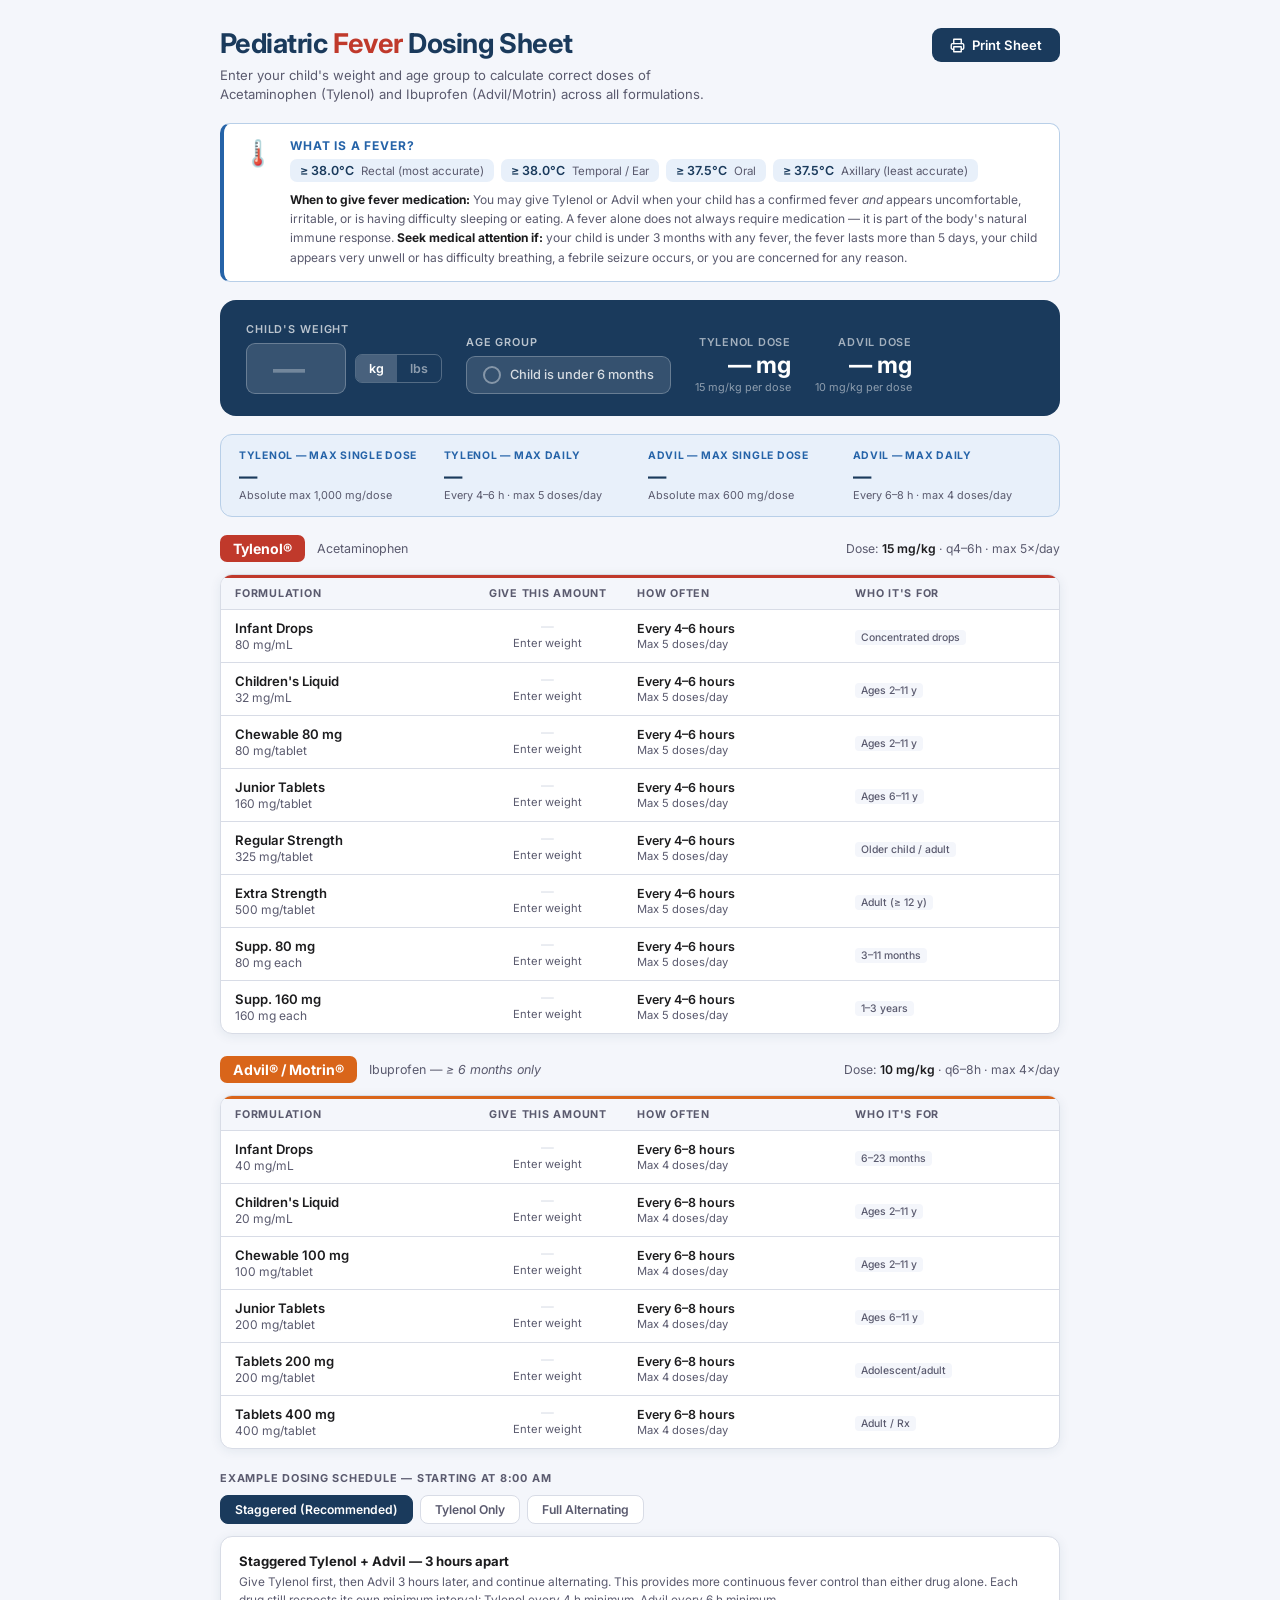
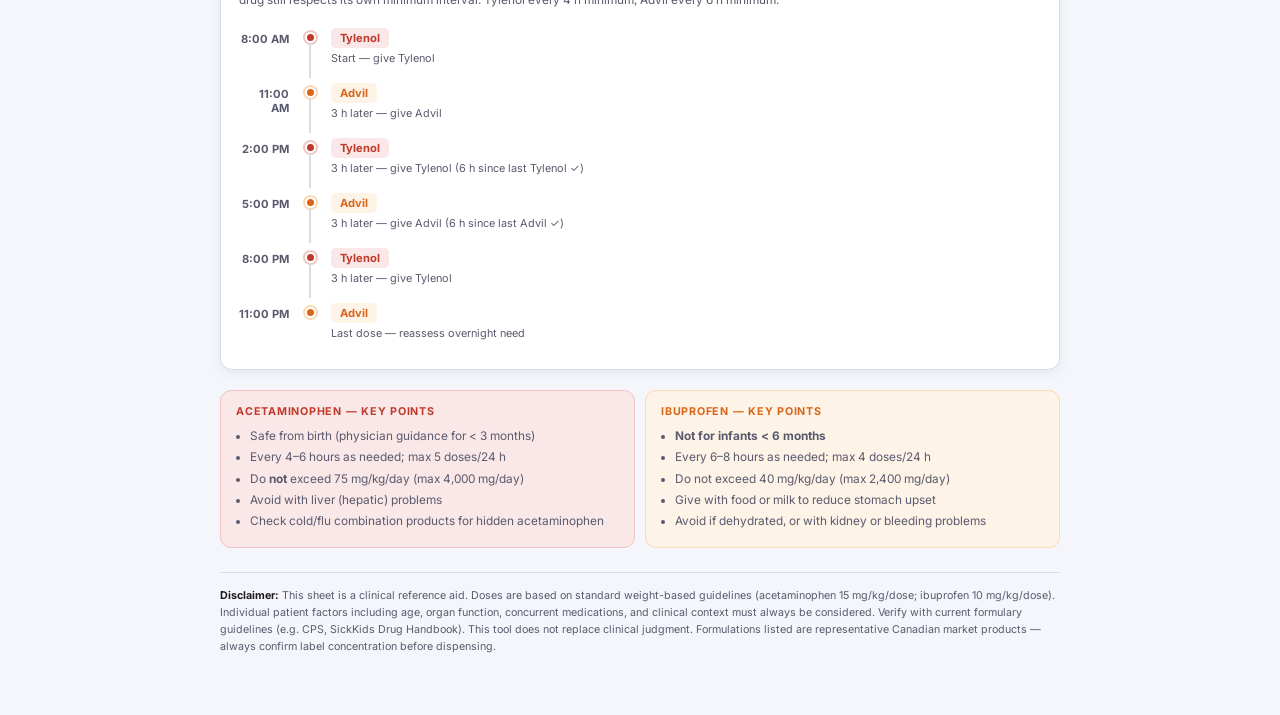
<file: fever-sheet/fever-sheet.html>
<!DOCTYPE html>
<html lang="en">
<head>
<meta charset="UTF-8">
<meta name="viewport" content="width=device-width, initial-scale=1.0">
<title>Pediatric Fever Dosing Sheet</title>
<link href="https://fonts.googleapis.com/css2?family=Inter:wght@300;400;500;600;700&display=swap" rel="stylesheet">
<style>
  :root {
    --red: #C0392B;
    --red-light: #F9E8E7;
    --blue: #1A3A5C;
    --blue-mid: #2563A8;
    --blue-light: #E8F0FA;
    --orange: #D9651A;
    --orange-light: #FEF3E7;
    --ink: #1C1C1E;
    --mid: #5A5A6E;
    --rule: #D8DCE6;
    --bg: #F4F6FB;
    --card: #FFFFFF;
    --shadow: 0 2px 12px rgba(26,58,92,0.08);
  }

  *, *::before, *::after { box-sizing: border-box; margin: 0; padding: 0; }

  body {
    font-family: 'Inter', sans-serif;
    background: var(--bg);
    color: var(--ink);
    min-height: 100vh;
    font-size: 14px;
  }

  .screen-wrapper {
    max-width: 880px;
    margin: 0 auto;
    padding: 28px 20px 60px;
  }

  /* ── HEADER ── */
  header {
    display: flex;
    align-items: flex-start;
    justify-content: space-between;
    gap: 16px;
    margin-bottom: 18px;
  }
  .header-left h1 {
    font-size: 1.7rem;
    font-weight: 700;
    color: var(--blue);
    line-height: 1.2;
    letter-spacing: -0.02em;
  }
  .header-left h1 span { color: var(--red); }
  .header-left p {
    font-size: 0.82rem;
    color: var(--mid);
    margin-top: 5px;
    max-width: 500px;
    line-height: 1.5;
  }

  .print-btn {
    flex-shrink: 0;
    display: flex;
    align-items: center;
    gap: 7px;
    background: var(--blue);
    color: #fff;
    border: none;
    border-radius: 9px;
    padding: 9px 18px;
    font-family: 'Inter', sans-serif;
    font-size: 0.82rem;
    font-weight: 600;
    cursor: pointer;
    transition: background 0.15s;
  }
  .print-btn:hover { background: var(--blue-mid); }
  .print-btn svg { width: 15px; height: 15px; }

  /* ── FEVER DEFINITION BOX ── */
  .fever-box {
    background: #fff;
    border: 1.5px solid #b8cfe8;
    border-left: 4px solid var(--blue-mid);
    border-radius: 10px;
    padding: 14px 18px;
    margin-bottom: 18px;
    display: grid;
    grid-template-columns: auto 1fr;
    gap: 12px 16px;
    align-items: start;
  }
  .fever-icon { font-size: 1.6rem; line-height: 1; margin-top: 2px; }
  .fever-box h3 {
    font-size: 0.75rem;
    font-weight: 700;
    letter-spacing: 0.07em;
    text-transform: uppercase;
    color: var(--blue-mid);
    margin-bottom: 6px;
  }
  .fever-temps {
    display: flex;
    flex-wrap: wrap;
    gap: 7px;
    margin-bottom: 8px;
  }
  .temp-chip {
    background: var(--blue-light);
    border-radius: 7px;
    padding: 4px 10px;
    font-size: 0.78rem;
    font-weight: 600;
    color: var(--blue);
  }
  .temp-chip span { font-weight: 400; color: var(--mid); font-size: 0.72rem; margin-left: 4px; }
  .fever-note {
    font-size: 0.75rem;
    color: var(--mid);
    line-height: 1.6;
  }
  .fever-note strong { color: var(--ink); }

  /* ── INPUT CARD ── */
  .input-card {
    background: var(--blue);
    border-radius: 16px;
    padding: 22px 26px;
    margin-bottom: 18px;
    display: flex;
    align-items: flex-end;
    gap: 24px;
    flex-wrap: wrap;
  }
  .input-card label {
    color: rgba(255,255,255,0.7);
    font-size: 0.68rem;
    font-weight: 600;
    letter-spacing: 0.08em;
    text-transform: uppercase;
    display: block;
    margin-bottom: 7px;
  }
  .weight-row { display: flex; align-items: center; gap: 9px; }
  .weight-input {
    background: rgba(255,255,255,0.13);
    border: 1.5px solid rgba(255,255,255,0.25);
    border-radius: 9px;
    color: #fff;
    font-family: 'Inter', sans-serif;
    font-size: 2rem;
    font-weight: 700;
    width: 100px;
    padding: 5px 10px;
    outline: none;
    transition: border-color 0.15s;
    text-align: center;
  }
  .weight-input::placeholder { color: rgba(255,255,255,0.3); }
  .weight-input:focus { border-color: rgba(255,255,255,0.65); }

  .unit-toggle {
    display: flex;
    border-radius: 7px;
    overflow: hidden;
    border: 1.5px solid rgba(255,255,255,0.25);
  }
  .unit-btn {
    background: transparent;
    border: none;
    color: rgba(255,255,255,0.5);
    font-family: 'Inter', sans-serif;
    font-size: 0.78rem;
    font-weight: 600;
    padding: 6px 13px;
    cursor: pointer;
    transition: all 0.15s;
  }
  .unit-btn.active { background: rgba(255,255,255,0.2); color: #fff; }

  /* Age Toggle */
  .age-toggle-btn {
    display: flex;
    align-items: center;
    gap: 9px;
    background: rgba(255,255,255,0.12);
    border: 1.5px solid rgba(255,255,255,0.25);
    border-radius: 9px;
    color: rgba(255,255,255,0.8);
    font-family: 'Inter', sans-serif;
    font-size: 0.8rem;
    font-weight: 500;
    padding: 9px 16px;
    cursor: pointer;
    transition: all 0.2s;
    white-space: nowrap;
  }
  .age-toggle-btn.under6 {
    background: rgba(192,57,43,0.45);
    border-color: rgba(255,140,120,0.5);
    color: #fff;
  }
  .check-circle {
    width: 18px; height: 18px;
    border-radius: 50%;
    border: 2px solid rgba(255,255,255,0.4);
    display: flex; align-items: center; justify-content: center;
    font-size: 10px; font-weight: 700;
    flex-shrink: 0;
    transition: all 0.2s;
  }
  .age-toggle-btn.under6 .check-circle {
    background: #fff;
    border-color: #fff;
    color: var(--red);
  }

  .dose-display { text-align: right; }
  .dose-display .dose-label {
    color: rgba(255,255,255,0.6);
    font-size: 0.68rem;
    font-weight: 600;
    letter-spacing: 0.07em;
    text-transform: uppercase;
  }
  .dose-display .dose-value {
    font-size: 1.45rem;
    font-weight: 700;
    color: #fff;
    margin-top: 2px;
  }
  .dose-display .dose-sub {
    font-size: 0.68rem;
    color: rgba(255,255,255,0.5);
    margin-top: 1px;
  }

  .input-age-note {
    width: 100%;
    border-radius: 8px;
    padding: 8px 14px;
    font-size: 0.74rem;
    line-height: 1.45;
  }
  .input-age-note.hidden { display: none; }
  .input-age-note.warn { background: rgba(192,57,43,0.3); color: #ffd5d1; }

  /* ── MAX BANNER ── */
  .max-banner {
    border-radius: 12px;
    padding: 14px 18px;
    margin-bottom: 18px;
    display: flex;
    gap: 16px;
    flex-wrap: wrap;
    background: var(--blue-light);
    border: 1px solid #b8cfe8;
  }
  .max-item { flex: 1; min-width: 130px; }
  .max-label {
    font-size: 0.65rem;
    font-weight: 700;
    letter-spacing: 0.07em;
    text-transform: uppercase;
    color: var(--blue-mid);
    margin-bottom: 3px;
  }
  .max-val { font-size: 1.15rem; font-weight: 700; color: var(--blue); }
  .max-sub { font-size: 0.68rem; color: var(--mid); margin-top: 1px; }

  /* ── DRUG SECTIONS ── */
  .drug-section { margin-bottom: 22px; }
  .drug-header {
    display: flex;
    align-items: center;
    gap: 12px;
    margin-bottom: 12px;
    flex-wrap: wrap;
  }
  .drug-badge {
    border-radius: 7px;
    padding: 5px 13px;
    font-size: 0.88rem;
    font-weight: 700;
  }
  .badge-tylenol { background: var(--red); color: #fff; }
  .badge-advil   { background: var(--orange); color: #fff; }
  .drug-generic { font-size: 0.78rem; color: var(--mid); }
  .drug-dose-range { margin-left: auto; font-size: 0.76rem; color: var(--mid); text-align: right; }
  .drug-dose-range strong { color: var(--ink); font-weight: 600; }

  /* ── DOSING TABLE ── */
  .dose-table-wrap {
    background: var(--card);
    border-radius: 12px;
    border: 1.5px solid var(--rule);
    overflow: hidden;
    box-shadow: var(--shadow);
  }
  .dose-table {
    width: 100%;
    border-collapse: collapse;
    font-size: 0.82rem;
  }
  .dose-table thead tr {
    background: var(--bg);
  }
  .dose-table.tylenol thead tr { border-top: 3px solid var(--red); }
  .dose-table.advil   thead tr { border-top: 3px solid var(--orange); }

  .dose-table th {
    padding: 9px 14px;
    text-align: left;
    font-size: 0.67rem;
    font-weight: 700;
    letter-spacing: 0.07em;
    text-transform: uppercase;
    color: var(--mid);
    border-bottom: 1.5px solid var(--rule);
    white-space: nowrap;
  }
  .dose-table th.col-amount { text-align: center; }

  .dose-table td {
    padding: 10px 14px;
    vertical-align: middle;
    border-bottom: 1px solid var(--rule);
  }
  .dose-table tbody tr:last-child td { border-bottom: none; }
  .dose-table tbody tr:hover { background: #fafbfd; }

  .td-formulation { font-weight: 600; color: var(--ink); }
  .td-conc { font-size: 0.75rem; color: var(--mid); margin-top: 1px; }
  .td-note-tag {
    display: inline-block;
    margin-top: 3px;
    background: var(--bg);
    border-radius: 4px;
    padding: 1px 6px;
    font-size: 0.65rem;
    color: var(--mid);
    font-weight: 500;
  }

  .td-amount {
    text-align: center;
    font-size: 1.35rem;
    font-weight: 700;
    line-height: 1;
    white-space: nowrap;
  }
  .td-amount.tylenol-amt { color: var(--red); }
  .td-amount.advil-amt   { color: var(--orange); }
  .td-amount.pending     { color: var(--rule); font-size: 0.8rem; font-weight: 400; }

  .td-unit {
    font-size: 0.7rem;
    color: var(--mid);
    margin-top: 2px;
    text-align: center;
  }

  .td-freq {
    font-size: 0.78rem;
    font-weight: 600;
    color: var(--ink);
    white-space: nowrap;
  }
  .td-freq-sub {
    font-size: 0.7rem;
    color: var(--mid);
    font-weight: 400;
    margin-top: 1px;
  }

  /* ── ADVIL WARNING ── */
  .advil-warning {
    background: #FFF4E5;
    border: 2px solid var(--orange);
    border-radius: 13px;
    padding: 20px 24px;
    margin-bottom: 20px;
    display: none;
    align-items: flex-start;
    gap: 16px;
  }
  .advil-warning.show { display: flex; }
  .advil-warning-icon { font-size: 2rem; flex-shrink: 0; }
  .advil-warning h3 { font-size: 0.95rem; font-weight: 700; color: #7D3600; margin-bottom: 7px; }
  .advil-warning p { font-size: 0.8rem; color: #7D3600; line-height: 1.6; }
  .advil-warning p strong { font-weight: 700; }

  /* ── SCHEDULE ── */
  .schedule-section { margin-bottom: 20px; }
  .schedule-header {
    font-size: 0.68rem;
    font-weight: 700;
    letter-spacing: 0.07em;
    text-transform: uppercase;
    color: var(--mid);
    margin-bottom: 10px;
  }
  .schedule-tabs { display: flex; gap: 7px; margin-bottom: 12px; flex-wrap: wrap; }
  .sched-tab {
    background: var(--card);
    border: 1.5px solid var(--rule);
    border-radius: 8px;
    padding: 6px 14px;
    font-family: 'Inter', sans-serif;
    font-size: 0.76rem;
    font-weight: 600;
    color: var(--mid);
    cursor: pointer;
    transition: all 0.15s;
  }
  .sched-tab.active { background: var(--blue); border-color: var(--blue); color: #fff; }

  .schedule-card {
    background: var(--card);
    border-radius: 12px;
    border: 1.5px solid var(--rule);
    padding: 16px 18px;
    box-shadow: var(--shadow);
  }
  .schedule-card h4 { font-size: 0.82rem; font-weight: 700; color: var(--ink); margin-bottom: 4px; }
  .sched-desc { font-size: 0.74rem; color: var(--mid); margin-bottom: 14px; line-height: 1.55; }

  /* Timeline */
  .timeline { display: flex; flex-direction: column; }
  .tl-row { display: flex; align-items: stretch; }
  .tl-time {
    width: 60px;
    flex-shrink: 0;
    font-size: 0.7rem;
    font-weight: 700;
    color: var(--mid);
    padding-top: 9px;
    padding-right: 10px;
    text-align: right;
  }
  .tl-spine {
    width: 22px;
    flex-shrink: 0;
    display: flex;
    flex-direction: column;
    align-items: center;
  }
  .tl-dot {
    width: 11px; height: 11px;
    border-radius: 50%;
    margin-top: 9px;
    flex-shrink: 0;
    border: 2px solid #fff;
  }
  .tl-dot.t-dot    { background: var(--red);    box-shadow: 0 0 0 2px #f0c5c2; }
  .tl-dot.a-dot    { background: var(--orange);  box-shadow: 0 0 0 2px #fcd9b5; }
  .tl-dot.both-dot {
    background: linear-gradient(135deg, var(--red) 50%, var(--orange) 50%);
    box-shadow: 0 0 0 2px #e0d0c0;
  }
  .tl-line { width: 2px; flex: 1; background: var(--rule); min-height: 8px; }
  .tl-row:last-child .tl-line { display: none; }
  .tl-content { flex: 1; padding: 5px 0 13px 10px; }
  .tl-pills { display: flex; gap: 6px; flex-wrap: wrap; margin-bottom: 3px; }
  .tl-pill {
    border-radius: 5px;
    padding: 3px 9px;
    font-size: 0.7rem;
    font-weight: 700;
  }
  .tl-pill.t { background: var(--red-light); color: var(--red); }
  .tl-pill.a { background: var(--orange-light); color: var(--orange); }
  .tl-note { font-size: 0.68rem; color: var(--mid); }

  /* ── SAFETY CARDS ── */
  .safety-grid {
    display: grid;
    grid-template-columns: 1fr 1fr;
    gap: 10px;
    margin-bottom: 20px;
  }
  .safety-card { border-radius: 11px; padding: 13px 15px; font-size: 0.74rem; line-height: 1.55; }
  .safety-card.tylenol-safe { background: var(--red-light); border: 1px solid #f0c5c2; }
  .safety-card.advil-safe   { background: var(--orange-light); border: 1px solid #fcd9b5; }
  .safety-card h4 {
    font-size: 0.67rem;
    font-weight: 700;
    letter-spacing: 0.07em;
    text-transform: uppercase;
    margin-bottom: 6px;
  }
  .safety-card.tylenol-safe h4 { color: var(--red); }
  .safety-card.advil-safe h4   { color: var(--orange); }
  .safety-card ul { padding-left: 14px; color: var(--mid); }
  .safety-card li { margin-bottom: 3px; }

  /* ── FOOTER ── */
  footer {
    margin-top: 24px;
    padding-top: 14px;
    border-top: 1px solid var(--rule);
    font-size: 0.67rem;
    color: var(--mid);
    line-height: 1.6;
  }
  footer strong { color: var(--ink); }

  /* ══════════════════════
     PRINT
  ══════════════════════ */
  @media print {
    @page { size: letter portrait; margin: 13mm 13mm 13mm 13mm; }
    body {
      background: #fff !important;
      font-size: 9pt;
      -webkit-print-color-adjust: exact;
      print-color-adjust: exact;
    }
    .screen-wrapper { padding: 0; max-width: 100%; }
    .print-btn, .schedule-tabs, .age-toggle-btn { display: none !important; }
    header { margin-bottom: 9pt; }
    .header-left h1 { font-size: 15pt; }
    .fever-box { margin-bottom: 9pt; }
    .input-card { padding: 10pt 12pt; margin-bottom: 9pt; gap: 12pt; }
    .weight-input { font-size: 14pt; width: 68pt; }
    .form-grid { grid-template-columns: repeat(4, 1fr); gap: 5pt; }
    .form-card { padding: 7pt 9pt; }
    .form-amount { font-size: 12pt; }
    .dose-table th, .dose-table td { padding: 6pt 9pt; }
    .dose-table { font-size: 8pt; }
    .td-amount { font-size: 11pt; }
    .safety-grid { gap: 6pt; margin-bottom: 9pt; }
    .safety-card { padding: 7pt 9pt; }
    .max-banner { padding: 8pt 11pt; margin-bottom: 9pt; }
    .drug-section { margin-bottom: 10pt; }
    .schedule-card { padding: 9pt 11pt; }
    .schedule-section { margin-bottom: 10pt; }
    .sched-panel { display: none !important; }
    .sched-panel.active-panel { display: block !important; }
    footer { font-size: 6.5pt; margin-top: 9pt; }
    .advil-warning { padding: 10pt 13pt; }
  }
</style>
</head>
<body>
<div class="screen-wrapper">

  <header>
    <div class="header-left">
      <h1>Pediatric <span>Fever</span> Dosing Sheet</h1>
      <p>Enter your child's weight and age group to calculate correct doses of Acetaminophen (Tylenol) and Ibuprofen (Advil/Motrin) across all formulations.</p>
    </div>
    <button class="print-btn" onclick="window.print()">
      <svg viewBox="0 0 24 24" fill="none" stroke="currentColor" stroke-width="2.2" stroke-linecap="round" stroke-linejoin="round">
        <polyline points="6 9 6 2 18 2 18 9"/>
        <path d="M6 18H4a2 2 0 0 1-2-2v-5a2 2 0 0 1 2-2h16a2 2 0 0 1 2 2v5a2 2 0 0 1-2 2h-2"/>
        <rect x="6" y="14" width="12" height="8"/>
      </svg>
      Print Sheet
    </button>
  </header>

  <!-- FEVER DEFINITION -->
  <div class="fever-box">
    <div class="fever-icon">🌡️</div>
    <div>
      <h3>What is a Fever?</h3>
      <div class="fever-temps">
        <div class="temp-chip">≥ 38.0°C <span>Rectal (most accurate)</span></div>
        <div class="temp-chip">≥ 38.0°C <span>Temporal / Ear</span></div>
        <div class="temp-chip">≥ 37.5°C <span>Oral</span></div>
        <div class="temp-chip">≥ 37.5°C <span>Axillary (least accurate)</span></div>
      </div>
      <div class="fever-note">
        <strong>When to give fever medication:</strong> You may give Tylenol or Advil when your child has a confirmed fever <em>and</em> appears uncomfortable, irritable, or is having difficulty sleeping or eating. A fever alone does not always require medication — it is part of the body's natural immune response. <strong>Seek medical attention if:</strong> your child is under 3 months with any fever, the fever lasts more than 5 days, your child appears very unwell or has difficulty breathing, a febrile seizure occurs, or you are concerned for any reason.
      </div>
    </div>
  </div>

  <!-- INPUT CARD -->
  <div class="input-card">
    <div>
      <label>Child's Weight</label>
      <div class="weight-row">
        <input class="weight-input" id="weightInput" type="number" min="1" max="150" step="0.1" placeholder="—" oninput="calculate()">
        <div class="unit-toggle">
          <button class="unit-btn active" id="btnKg" onclick="setUnit('kg')">kg</button>
          <button class="unit-btn" id="btnLbs" onclick="setUnit('lbs')">lbs</button>
        </div>
      </div>
    </div>

    <div>
      <label>Age Group</label>
      <button class="age-toggle-btn" id="ageToggle" onclick="toggleAge()">
        <div class="check-circle" id="ageCheck"></div>
        Child is under 6 months
      </button>
    </div>

    <div class="dose-display" id="doseDisplayT">
      <div class="dose-label">Tylenol dose</div>
      <div class="dose-value" id="tylenolMgRange">— mg</div>
      <div class="dose-sub">15 mg/kg per dose</div>
    </div>
    <div class="dose-display" id="doseDisplayA">
      <div class="dose-label">Advil dose</div>
      <div class="dose-value" id="advilMgRange">— mg</div>
      <div class="dose-sub">10 mg/kg per dose</div>
    </div>

    <div class="input-age-note hidden" id="inputAgeNote"></div>
  </div>

  <!-- MAX BANNER -->
  <div class="max-banner">
    <div class="max-item">
      <div class="max-label">Tylenol — Max Single Dose</div>
      <div class="max-val" id="maxTylenolDose">— mg</div>
      <div class="max-sub">Absolute max 1,000 mg/dose</div>
    </div>
    <div class="max-item">
      <div class="max-label">Tylenol — Max Daily</div>
      <div class="max-val" id="maxTylenolDay">— mg/day</div>
      <div class="max-sub">Every 4–6 h · max 5 doses/day</div>
    </div>
    <div class="max-item" id="maxAdvilDoseItem">
      <div class="max-label">Advil — Max Single Dose</div>
      <div class="max-val" id="maxAdvilDose">— mg</div>
      <div class="max-sub">Absolute max 600 mg/dose</div>
    </div>
    <div class="max-item" id="maxAdvilDayItem">
      <div class="max-label">Advil — Max Daily</div>
      <div class="max-val" id="maxAdvilDay">— mg/day</div>
      <div class="max-sub">Every 6–8 h · max 4 doses/day</div>
    </div>
  </div>

  <!-- TYLENOL -->
  <div class="drug-section">
    <div class="drug-header">
      <div class="drug-badge badge-tylenol">Tylenol®</div>
      <div class="drug-generic">Acetaminophen</div>
      <div class="drug-dose-range">Dose: <strong>15 mg/kg</strong> · q4–6h · max 5×/day</div>
    </div>
    <div class="dose-table-wrap">
      <table class="dose-table tylenol">
        <thead>
          <tr>
            <th style="width:30%">Formulation</th>
            <th style="width:18%" class="col-amount">Give This Amount</th>
            <th style="width:26%">How Often</th>
            <th style="width:26%">Who It's For</th>
          </tr>
        </thead>
        <tbody id="tylenolGrid"></tbody>
      </table>
    </div>
  </div>

  <!-- ADVIL (≥ 6 mo) -->
  <div id="advilSection">
    <div class="drug-section">
      <div class="drug-header">
        <div class="drug-badge badge-advil">Advil® / Motrin®</div>
        <div class="drug-generic">Ibuprofen — <em>≥ 6 months only</em></div>
        <div class="drug-dose-range">Dose: <strong>10 mg/kg</strong> · q6–8h · max 4×/day</div>
      </div>
      <div class="dose-table-wrap">
        <table class="dose-table advil">
          <thead>
            <tr>
              <th style="width:30%">Formulation</th>
              <th style="width:18%" class="col-amount">Give This Amount</th>
              <th style="width:26%">How Often</th>
              <th style="width:26%">Who It's For</th>
            </tr>
          </thead>
          <tbody id="advilGrid"></tbody>
        </table>
      </div>
    </div>
  </div>

  <!-- ADVIL WARNING (< 6 mo) -->
  <div class="advil-warning" id="advilWarning">
    <div class="advil-warning-icon">⚠️</div>
    <div>
      <h3>Ibuprofen (Advil / Motrin) is NOT safe for infants under 6 months of age</h3>
      <p>
        Ibuprofen should <strong>not</strong> be given to any child younger than 6 months old. For fever management in infants under 6 months, <strong>Acetaminophen (Tylenol) is the only recommended over-the-counter option</strong> — and only with physician guidance for newborns under 3 months of age.<br><br>
        <strong>Important:</strong> If your infant under 6 months has a fever ≥ 38.0°C (rectal), <strong>contact your doctor or go to the emergency department promptly.</strong> Fever in young infants can indicate serious infection and requires immediate medical evaluation.
      </p>
    </div>
  </div>

  <!-- STAGGERED SCHEDULE (≥ 6 mo only) -->
  <div class="schedule-section" id="scheduleSection">
    <div class="schedule-header">Example Dosing Schedule — Starting at 8:00 AM</div>
    <div class="schedule-tabs">
      <button class="sched-tab active" onclick="setSchedule('staggered')">Staggered (Recommended)</button>
      <button class="sched-tab" onclick="setSchedule('tylenol')">Tylenol Only</button>
      <button class="sched-tab" onclick="setSchedule('alternating')">Full Alternating</button>
    </div>
    <div class="schedule-card sched-panel active-panel" id="panel-staggered">
      <h4>Staggered Tylenol + Advil — 3 hours apart</h4>
      <div class="sched-desc">Give Tylenol first, then Advil 3 hours later, and continue alternating. This provides more continuous fever control than either drug alone. Each drug still respects its own minimum interval: Tylenol every 4 h minimum, Advil every 6 h minimum.</div>
      <div class="timeline" id="staggered-tl"></div>
    </div>
    <div class="schedule-card sched-panel" id="panel-tylenol" style="display:none">
      <h4>Tylenol Only — every 4–6 hours</h4>
      <div class="sched-desc">Use when Advil is unavailable, not tolerated, or your physician recommends Tylenol only. Give every 4 hours as needed (maximum 5 doses in 24 hours).</div>
      <div class="timeline" id="tylenol-tl"></div>
    </div>
    <div class="schedule-card sched-panel" id="panel-alternating" style="display:none">
      <h4>Alternating every 4 hours</h4>
      <div class="sched-desc">Strictly alternating drugs every 4 hours. Each drug is given every 8 hours (well within its maximum frequency). Keep a written log to avoid accidentally doubling a dose.</div>
      <div class="timeline" id="alternating-tl"></div>
    </div>
  </div>

  <!-- SAFETY NOTES -->
  <div class="safety-grid">
    <div class="safety-card tylenol-safe">
      <h4>Acetaminophen — Key Points</h4>
      <ul>
        <li>Safe from birth (physician guidance for &lt; 3 months)</li>
        <li>Every 4–6 hours as needed; max 5 doses/24 h</li>
        <li>Do <strong>not</strong> exceed 75 mg/kg/day (max 4,000 mg/day)</li>
        <li>Avoid with liver (hepatic) problems</li>
        <li>Check cold/flu combination products for hidden acetaminophen</li>
      </ul>
    </div>
    <div class="safety-card advil-safe" id="advilSafetyCard">
      <h4>Ibuprofen — Key Points</h4>
      <ul>
        <li><strong>Not for infants &lt; 6 months</strong></li>
        <li>Every 6–8 hours as needed; max 4 doses/24 h</li>
        <li>Do not exceed 40 mg/kg/day (max 2,400 mg/day)</li>
        <li>Give with food or milk to reduce stomach upset</li>
        <li>Avoid if dehydrated, or with kidney or bleeding problems</li>
      </ul>
    </div>
  </div>

  <footer>
    <strong>Disclaimer:</strong> This sheet is a clinical reference aid. Doses are based on standard weight-based guidelines (acetaminophen 15 mg/kg/dose; ibuprofen 10 mg/kg/dose). Individual patient factors including age, organ function, concurrent medications, and clinical context must always be considered. Verify with current formulary guidelines (e.g. CPS, SickKids Drug Handbook). This tool does not replace clinical judgment. Formulations listed are representative Canadian market products — always confirm label concentration before dispensing.
  </footer>

</div>

<script>
  let unit = 'kg';
  let under6mo = false;
  let activeSchedule = 'staggered';

  const tylenolForms = [
    { name: 'Infant Drops',      conc: 80,  concLabel: '80 mg/mL',     unitOut: 'mL',      note: 'Concentrated drops' },
    { name: "Children's Liquid", conc: 32,  concLabel: '32 mg/mL',     unitOut: 'mL',      note: 'Ages 2–11 y' },
    { name: 'Chewable 80 mg',    conc: 80,  concLabel: '80 mg/tablet', unitOut: 'tablets', perUnit: 80,  note: 'Ages 2–11 y' },
    { name: 'Junior Tablets',    conc: 160, concLabel: '160 mg/tablet',unitOut: 'tablets', perUnit: 160, note: 'Ages 6–11 y' },
    { name: 'Regular Strength',  conc: 325, concLabel: '325 mg/tablet',unitOut: 'tablets', perUnit: 325, note: 'Older child / adult' },
    { name: 'Extra Strength',    conc: 500, concLabel: '500 mg/tablet',unitOut: 'tablets', perUnit: 500, note: 'Adult (≥ 12 y)' },
    { name: 'Supp. 80 mg',       conc: 80,  concLabel: '80 mg each',   unitOut: 'supp',    perUnit: 80,  note: '3–11 months' },
    { name: 'Supp. 160 mg',      conc: 160, concLabel: '160 mg each',  unitOut: 'supp',    perUnit: 160, note: '1–3 years' },
  ];

  const advilForms = [
    { name: 'Infant Drops',      conc: 40,  concLabel: '40 mg/mL',     unitOut: 'mL',      note: '6–23 months' },
    { name: "Children's Liquid", conc: 20,  concLabel: '20 mg/mL',     unitOut: 'mL',      note: 'Ages 2–11 y' },
    { name: 'Chewable 100 mg',   conc: 100, concLabel: '100 mg/tablet',unitOut: 'tablets', perUnit: 100, note: 'Ages 2–11 y' },
    { name: 'Junior Tablets',    conc: 200, concLabel: '200 mg/tablet',unitOut: 'tablets', perUnit: 200, note: 'Ages 6–11 y' },
    { name: 'Tablets 200 mg',    conc: 200, concLabel: '200 mg/tablet',unitOut: 'tablets', perUnit: 200, note: 'Adolescent/adult' },
    { name: 'Tablets 400 mg',    conc: 400, concLabel: '400 mg/tablet',unitOut: 'tablets', perUnit: 400, note: 'Adult / Rx' },
  ];

  function setUnit(u) {
    unit = u;
    document.getElementById('btnKg').classList.toggle('active', u === 'kg');
    document.getElementById('btnLbs').classList.toggle('active', u === 'lbs');
    calculate();
  }

  function getWeightKg() {
    const raw = parseFloat(document.getElementById('weightInput').value);
    if (isNaN(raw) || raw <= 0) return null;
    return unit === 'lbs' ? raw * 0.453592 : raw;
  }

  function formatVolume(mL) {
    if (mL < 0.1) return '< 0.1';
    return mL < 1 ? mL.toFixed(2) : mL % 1 === 0 ? mL.toFixed(0) : mL.toFixed(1);
  }

  function formatTablets(n) {
    const fracs = [[0.25,'¼'],[0.5,'½'],[0.75,'¾']];
    const whole = Math.floor(n);
    const frac = n - whole;
    let bestLabel = null, bestDist = 1;
    for (const [v, s] of fracs) {
      const d = Math.abs(frac - v);
      if (d < bestDist) { bestDist = d; bestLabel = s; }
    }
    if (bestDist < 0.13) return whole === 0 ? bestLabel : whole + ' ' + bestLabel;
    return n.toFixed(1);
  }

  function toggleAge() {
    under6mo = !under6mo;
    document.getElementById('ageToggle').classList.toggle('under6', under6mo);
    document.getElementById('ageCheck').textContent = under6mo ? '✓' : '';
    calculate();
  }

  function setSchedule(name) {
    activeSchedule = name;
    document.querySelectorAll('.sched-tab').forEach((t, i) => {
      t.classList.toggle('active', ['staggered','tylenol','alternating'][i] === name);
    });
    document.querySelectorAll('.sched-panel').forEach(p => {
      const isActive = p.id === 'panel-' + name;
      p.style.display = isActive ? 'block' : 'none';
      p.classList.toggle('active-panel', isActive);
    });
  }

  function buildSchedule(type) {
    let rows = [];
    if (type === 'staggered') {
      rows = [
        { time: '8:00 AM',  dotType: 't',    pills: [{cls:'t',label:'Tylenol'}], note: 'Start — give Tylenol' },
        { time: '11:00 AM', dotType: 'a',    pills: [{cls:'a',label:'Advil'}],   note: '3 h later — give Advil' },
        { time: '2:00 PM',  dotType: 't',    pills: [{cls:'t',label:'Tylenol'}], note: '3 h later — give Tylenol (6 h since last Tylenol ✓)' },
        { time: '5:00 PM',  dotType: 'a',    pills: [{cls:'a',label:'Advil'}],   note: '3 h later — give Advil (6 h since last Advil ✓)' },
        { time: '8:00 PM',  dotType: 't',    pills: [{cls:'t',label:'Tylenol'}], note: '3 h later — give Tylenol' },
        { time: '11:00 PM', dotType: 'a',    pills: [{cls:'a',label:'Advil'}],   note: 'Last dose — reassess overnight need' },
      ];
    } else if (type === 'tylenol') {
      rows = [
        { time: '8:00 AM',  dotType: 't', pills: [{cls:'t',label:'Tylenol'}], note: 'Dose 1' },
        { time: '12:00 PM', dotType: 't', pills: [{cls:'t',label:'Tylenol'}], note: 'Dose 2 — 4 h later' },
        { time: '4:00 PM',  dotType: 't', pills: [{cls:'t',label:'Tylenol'}], note: 'Dose 3 — 4 h later' },
        { time: '8:00 PM',  dotType: 't', pills: [{cls:'t',label:'Tylenol'}], note: 'Dose 4 — 4 h later' },
        { time: '12:00 AM', dotType: 't', pills: [{cls:'t',label:'Tylenol'}], note: 'Dose 5 (max) — only if needed overnight' },
      ];
    } else {
      rows = [
        { time: '8:00 AM',  dotType: 't', pills: [{cls:'t',label:'Tylenol'}], note: 'Start — Tylenol' },
        { time: '12:00 PM', dotType: 'a', pills: [{cls:'a',label:'Advil'}],   note: '4 h later — Advil' },
        { time: '4:00 PM',  dotType: 't', pills: [{cls:'t',label:'Tylenol'}], note: '4 h later — Tylenol (8 h since last Tylenol ✓)' },
        { time: '8:00 PM',  dotType: 'a', pills: [{cls:'a',label:'Advil'}],   note: '4 h later — Advil (8 h since last Advil ✓)' },
        { time: '12:00 AM', dotType: 't', pills: [{cls:'t',label:'Tylenol'}], note: 'Only if needed — consider reassessing at this point' },
      ];
    }
    return rows.map(r => {
      const pillsHtml = r.pills.map(p => `<span class="tl-pill ${p.cls}">${p.label}</span>`).join('');
      return `<div class="tl-row">
        <div class="tl-time">${r.time}</div>
        <div class="tl-spine">
          <div class="tl-dot ${r.dotType}-dot"></div>
          <div class="tl-line"></div>
        </div>
        <div class="tl-content">
          <div class="tl-pills">${pillsHtml}</div>
          <div class="tl-note">${r.note}</div>
        </div>
      </div>`;
    }).join('');
  }

  function buildRow(f, mgDose, drug, isEmpty) {
    const amtCls = drug === 'tylenol' ? 'tylenol-amt' : 'advil-amt';
    let amountStr = '—', unitStr = '';
    if (!isEmpty && mgDose !== null) {
      if (f.perUnit) {
        amountStr = formatTablets(mgDose / f.perUnit);
        unitStr = f.unitOut;
      } else {
        amountStr = formatVolume(mgDose / f.conc);
        unitStr = 'mL';
      }
    }
    const freq    = drug === 'tylenol' ? 'Every 4–6 hours' : 'Every 6–8 hours';
    const maxDose = drug === 'tylenol' ? 'Max 5 doses/day' : 'Max 4 doses/day';

    return `<tr>
      <td>
        <div class="td-formulation">${f.name}</div>
        <div class="td-conc">${f.concLabel}</div>
      </td>
      <td style="text-align:center">
        <div class="td-amount ${isEmpty ? 'pending' : amtCls}">${isEmpty ? '—' : amountStr}</div>
        <div class="td-unit">${isEmpty ? 'Enter weight' : unitStr}</div>
      </td>
      <td>
        <div class="td-freq">${freq}</div>
        <div class="td-freq-sub">${maxDose}</div>
      </td>
      <td>
        ${f.note ? `<span class="td-note-tag">${f.note}</span>` : '<span style="color:var(--rule);font-size:0.75rem;">—</span>'}
      </td>
    </tr>`;
  }

  function calculate() {
    const wKg    = getWeightKg();
    const isEmpty = wKg === null;
    const tylenolMg = isEmpty ? null : Math.min(wKg * 15, 1000);
    const advilMg   = isEmpty ? null : Math.min(wKg * 10, 600);

    document.getElementById('tylenolMgRange').textContent = isEmpty ? '— mg' : tylenolMg.toFixed(0) + ' mg';
    document.getElementById('advilMgRange').textContent   = isEmpty ? '— mg' : advilMg.toFixed(0) + ' mg';
    document.getElementById('doseDisplayA').style.display = under6mo ? 'none' : '';

    document.getElementById('maxTylenolDose').textContent = isEmpty ? '—' : tylenolMg.toFixed(0) + ' mg';
    document.getElementById('maxTylenolDay').textContent  = isEmpty ? '—' : Math.min(tylenolMg * 5, 4000).toFixed(0) + ' mg/day';
    document.getElementById('maxAdvilDose').textContent   = isEmpty ? '—' : advilMg.toFixed(0) + ' mg';
    document.getElementById('maxAdvilDay').textContent    = isEmpty ? '—' : Math.min(advilMg * 4, 2400).toFixed(0) + ' mg/day';
    document.getElementById('maxAdvilDoseItem').style.display = under6mo ? 'none' : '';
    document.getElementById('maxAdvilDayItem').style.display  = under6mo ? 'none' : '';

    // Weight < 5 kg nudge
    const noteEl = document.getElementById('inputAgeNote');
    if (!isEmpty && wKg < 5 && !under6mo) {
      noteEl.className = 'input-age-note warn';
      noteEl.innerHTML = '⚠️ Weight &lt; 5 kg detected — if this child is under 6 months, please toggle the age group above. Ibuprofen is contraindicated under 6 months.';
    } else {
      noteEl.className = 'input-age-note hidden';
    }

    // Show/hide advil & schedule
    document.getElementById('advilSection').style.display   = under6mo ? 'none' : '';
    document.getElementById('advilWarning').classList.toggle('show', under6mo);
    document.getElementById('scheduleSection').style.display = under6mo ? 'none' : '';
    document.getElementById('advilSafetyCard').style.display = under6mo ? 'none' : '';

    // Render tables
    document.getElementById('tylenolGrid').innerHTML = tylenolForms.map(f => buildRow(f, tylenolMg, 'tylenol', isEmpty)).join('');
    if (!under6mo) {
      document.getElementById('advilGrid').innerHTML = advilForms.map(f => buildRow(f, advilMg, 'advil', isEmpty)).join('');
      ['staggered','tylenol','alternating'].forEach(type => {
        const el = document.getElementById(type + '-tl');
        if (el) el.innerHTML = buildSchedule(type);
      });
    }
  }

  calculate();
</script>
</body>
</html>
</file>
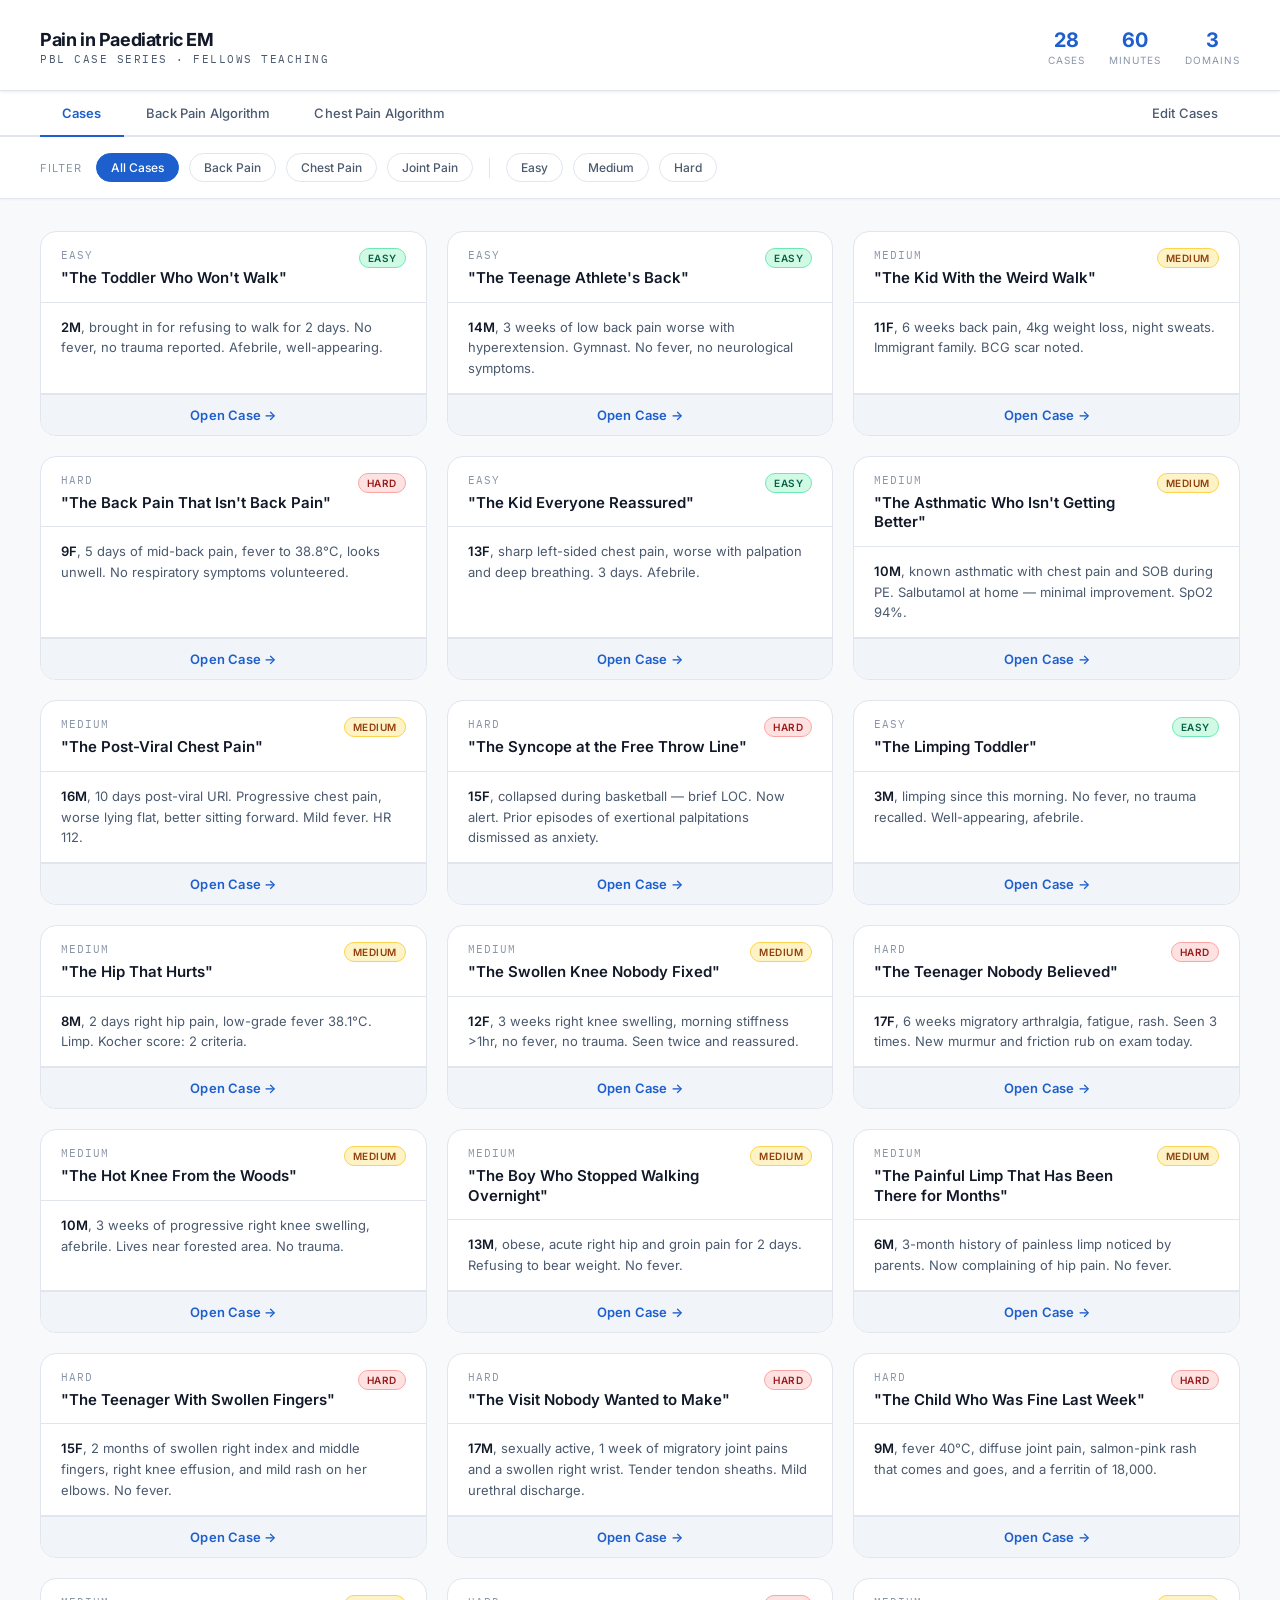
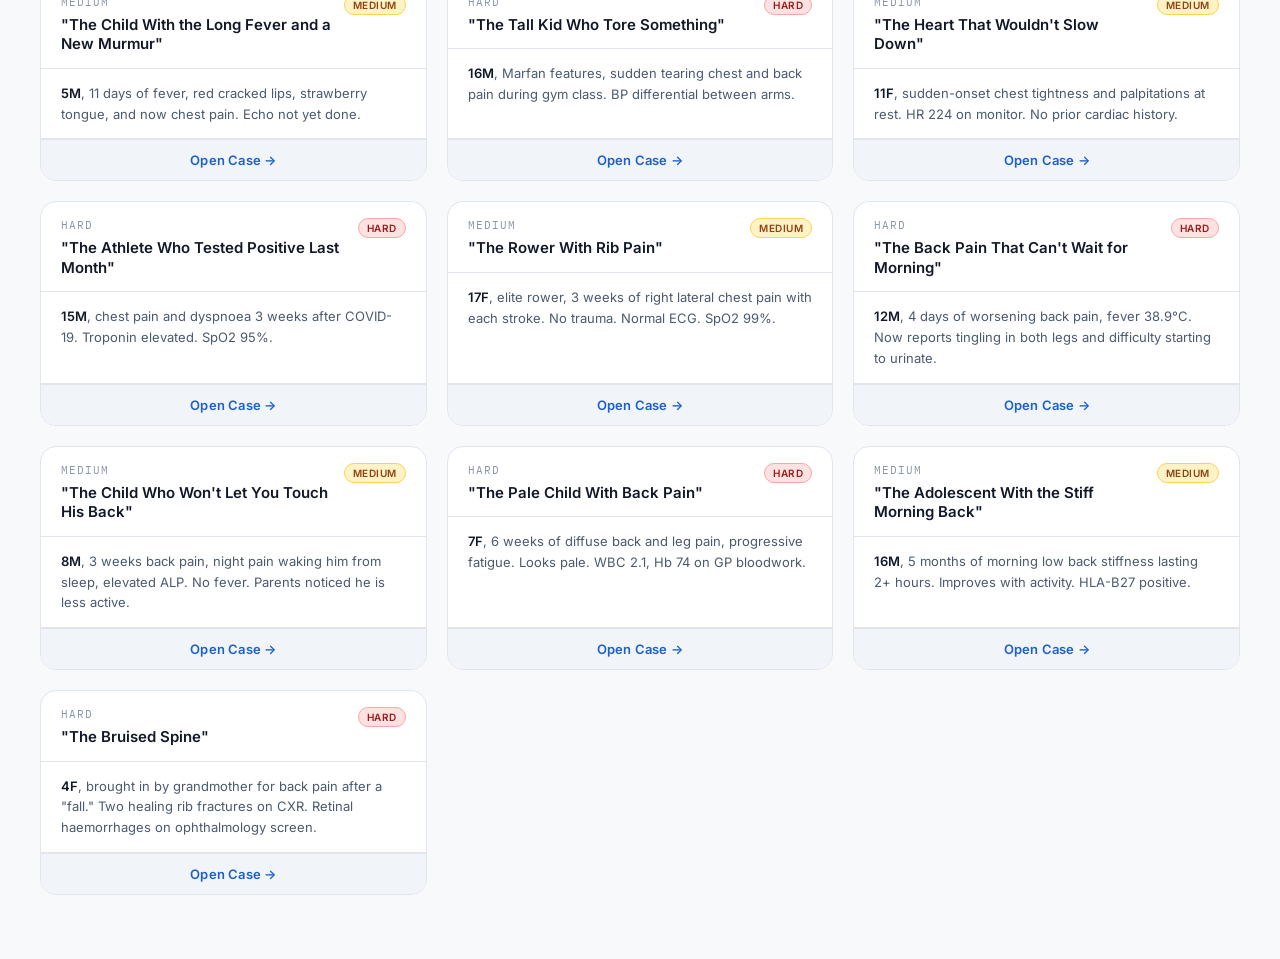
<file: pem-pain/pem-pain.html>
<!DOCTYPE html>
<html lang="en">
<head>
<meta charset="UTF-8">
<meta name="viewport" content="width=device-width, initial-scale=1.0">
<title>PEM Teaching Cases — Pain Series</title>
<link href="https://fonts.googleapis.com/css2?family=Inter:wght@300;400;500;600;700&family=IBM+Plex+Mono:wght@400;500&display=swap" rel="stylesheet">
<style>
 :root {
 --bg: #f8f9fb;
 --surface: #ffffff;
 --surface2: #f1f4f8;
 --surface3: #e8edf4;
 --border: #e0e5ee;
 --accent-back: #d4510a;
 --accent-chest: #c8302a;
 --accent-joint: #1a8a42;
 --accent-neutral: #1d5fcc;
 --text: #111827;
 --text-muted: #4b5a6e;
 --text-dim: #8a96a8;
 --easy: #1a8a42;
 --medium: #b45309;
 --hard: #c8302a;
 --reveal-bg: #f5f7fb;
 --tag-history: #5b21b6;
 --tag-exam: #0369a1;
 --tag-labs: #065f46;
 --tag-imaging: #92400e;
 --tag-diagnosis: #9d174d;
 --tag-pearls: #3730a3;
 --tag-twist: #991b1b;
 }

 * { box-sizing: border-box; margin: 0; padding: 0; }

 body {
 background: var(--bg);
 color: var(--text);
 font-family: 'Inter', sans-serif;
 font-weight: 400;
 min-height: 100vh;
 overflow-x: hidden;
 }

 /* HEADER */
 header {
 padding: 28px 40px 24px;
 border-bottom: 1px solid var(--border);
 display: flex;
 align-items: center;
 justify-content: space-between;
 background: var(--surface);
 position: sticky;
 top: 0;
 z-index: 100;
 box-shadow: 0 1px 3px rgba(0,0,0,0.08);
 }

 .logo {
 display: flex;
 flex-direction: column;
 gap: 2px;
 }

 .logo-title {
 font-family: 'Inter', sans-serif;
 font-size: 18px;
 font-weight: 700;
 color: var(--text);
 letter-spacing: -0.4px;
 }

 .logo-sub {
 font-family: 'IBM Plex Mono', monospace;
 font-size: 11px;
 color: var(--text-muted);
 letter-spacing: 1.5px;
 text-transform: uppercase;
 }

 .header-stats {
 display: flex;
 gap: 24px;
 align-items: center;
 }

 .stat-chip {
 display: flex;
 flex-direction: column;
 align-items: center;
 gap: 2px;
 }

 .stat-num {
 font-family: 'Inter', sans-serif;
 font-weight: 700;
 font-size: 20px;
 color: var(--accent-neutral);
 }

 .stat-label {
 font-size: 10px;
 color: var(--text-dim);
 text-transform: uppercase;
 letter-spacing: 1px;
 }

 /* TAB NAV */
 .tab-nav {
   display: flex;
   align-items: center;
   gap: 0;
   background: var(--surface);
   border-bottom: 2px solid var(--border);
   padding: 0 40px;
 }
 .tab-btn {
   padding: 14px 22px;
   background: transparent;
   border: none;
   border-bottom: 2px solid transparent;
   margin-bottom: -2px;
   font-family: 'Inter', sans-serif;
   font-size: 13px;
   font-weight: 500;
   color: var(--text-muted);
   cursor: pointer;
   transition: all 0.2s;
   letter-spacing: 0.1px;
 }

 .tab-btn:hover { color: var(--text); }
 .tab-btn.active { color: var(--accent-neutral); border-bottom-color: var(--accent-neutral); font-weight: 600; }

 /* ALGORITHM TAB */
 .algo-view {
   display: none;
   padding: 36px 40px;
   max-width: 1100px;
   margin: 0 auto;
 }

 .algo-view.visible { display: block; }

 .algo-title {
   font-family: 'Inter', sans-serif;
   font-size: 22px;
   font-weight: 700;
   color: var(--text);
   margin-bottom: 6px;
   letter-spacing: -0.3px;
 }

 .algo-subtitle {
   font-size: 13px;
   color: var(--text-muted);
   margin-bottom: 32px;
 }

 /* ALGORITHM NODES */
 .algo-tree {
   display: flex;
   flex-direction: column;
   align-items: center;
   gap: 0;
 }

 .algo-node {
   border-radius: 10px;
   padding: 14px 20px;
   font-size: 13.5px;
   font-weight: 500;
   text-align: center;
   position: relative;
   line-height: 1.45;
 }

 .algo-node.start {
   background: #1d5fcc;
   color: #fff;
   border-radius: 50px;
   padding: 13px 32px;
   font-size: 14px;
   font-weight: 600;
   letter-spacing: 0.2px;
   min-width: 280px;
 }

 .algo-node.decision {
   background: #fefce8;
   border: 2px solid #fbbf24;
   color: #78350f;
   font-weight: 600;
   min-width: 340px;
   max-width: 440px;
   border-radius: 6px;
   transform: rotate(0deg);
 }

 .algo-node.action {
   background: #f0f9ff;
   border: 1.5px solid #7dd3fc;
   color: #0c4a6e;
   min-width: 260px;
   max-width: 380px;
 }

 .algo-node.danger {
   background: #fef2f2;
   border: 2px solid #fca5a5;
   color: #7f1d1d;
   font-weight: 600;
   min-width: 260px;
   max-width: 380px;
 }

 .algo-node.safe {
   background: #f0fdf4;
   border: 1.5px solid #86efac;
   color: #14532d;
   min-width: 260px;
   max-width: 380px;
 }

 .algo-node.investigate {
   background: #faf5ff;
   border: 1.5px solid #c4b5fd;
   color: #3b0764;
   min-width: 260px;
   max-width: 380px;
 }

 .algo-node small {
   display: block;
   font-size: 11.5px;
   font-weight: 400;
   margin-top: 4px;
   opacity: 0.8;
 }

 .algo-connector {
   width: 2px;
   background: var(--border);
   height: 28px;
   margin: 0 auto;
 }

 .algo-connector.thick {
   height: 20px;
 }

 .algo-label {
   font-size: 11px;
   font-weight: 600;
   text-transform: uppercase;
   letter-spacing: 0.8px;
   padding: 2px 10px;
   border-radius: 10px;
   margin: 0 auto;
   display: inline-block;
 }

 .algo-label.yes { background: #dcfce7; color: #15803d; }
 .algo-label.no  { background: #fee2e2; color: #b91c1c; }
 .algo-label.red  { background: #fee2e2; color: #b91c1c; }
 .algo-label.amber  { background: #fef3c7; color: #92400e; }
 .algo-label.green  { background: #dcfce7; color: #15803d; }

 .algo-split {
   display: grid;
   grid-template-columns: 1fr auto 1fr;
   gap: 0;
   width: 100%;
   max-width: 820px;
   align-items: start;
   margin: 0 auto;
 }

 .algo-split-branch {
   display: flex;
   flex-direction: column;
   align-items: center;
   gap: 0;
 }

 .algo-split-line {
   height: 2px;
   background: var(--border);
   width: 100%;
   margin-top: 28px;
 }

 .algo-split-divider {
   width: 2px;
   background: var(--border);
   height: 28px;
 }

 /* RED FLAGS BOX */
 .red-flags-box {
   background: #fff5f5;
   border: 1.5px solid #fca5a5;
   border-radius: 12px;
   padding: 20px 24px;
   margin-bottom: 32px;
 }

 .red-flags-box h3 {
   font-size: 13px;
   font-weight: 700;
   color: #991b1b;
   text-transform: uppercase;
   letter-spacing: 0.8px;
   margin-bottom: 12px;
 }

 .red-flags-grid {
   display: grid;
   grid-template-columns: repeat(auto-fill, minmax(200px, 1fr));
   gap: 8px;
 }

 .red-flag-item {
   font-size: 13px;
   color: #7f1d1d;
   padding: 6px 10px;
   background: #fee2e2;
   border-radius: 6px;
   display: flex;
   align-items: center;
   gap: 6px;
 }

 .red-flag-item::before {
   content: '';
   width: 6px;
   height: 6px;
   border-radius: 50%;
   background: #ef4444;
   flex-shrink: 0;
 }

 /* ALGO LAYOUT HELPERS */
 .algo-row {
   display: flex;
   justify-content: center;
   width: 100%;
 }

 .algo-section-header {
   width: 100%;
   max-width: 820px;
   margin: 32px auto 16px;
   font-size: 11px;
   font-weight: 700;
   text-transform: uppercase;
   letter-spacing: 1.2px;
   color: var(--text-dim);
   border-bottom: 1px solid var(--border);
   padding-bottom: 8px;
 }

 .algo-3col {
   display: grid;
   grid-template-columns: 1fr 1fr 1fr;
   gap: 12px;
   width: 100%;
   max-width: 900px;
   margin: 0 auto;
 }

 .algo-2col {
   display: grid;
   grid-template-columns: 1fr 1fr;
   gap: 16px;
   width: 100%;
   max-width: 760px;
   margin: 0 auto;
 }

 .algo-card {
   border-radius: 10px;
   padding: 16px 18px;
   font-size: 13px;
   line-height: 1.6;
 }

 .algo-card h4 {
   font-size: 12px;
   font-weight: 700;
   text-transform: uppercase;
   letter-spacing: 0.8px;
   margin-bottom: 8px;
 }

 .algo-card ul {
   margin: 0 0 0 14px;
   padding: 0;
 }

 .algo-card li {
   margin-bottom: 3px;
   color: var(--text-muted);
 }

 .algo-card li strong {
   color: var(--text);
 }

 .algo-card.danger { background: #fef2f2; border: 1.5px solid #fca5a5; }
 .algo-card.danger h4 { color: #991b1b; }
 .algo-card.warn { background: #fffbeb; border: 1.5px solid #fcd34d; }
 .algo-card.warn h4 { color: #92400e; }
 .algo-card.safe { background: #f0fdf4; border: 1.5px solid #86efac; }
 .algo-card.safe h4 { color: #15803d; }
 .algo-card.info { background: #f0f9ff; border: 1.5px solid #7dd3fc; }
 .algo-card.info h4 { color: #0369a1; }
 .algo-card.purple { background: #faf5ff; border: 1.5px solid #c4b5fd; }
 .algo-card.purple h4 { color: #5b21b6; }

 /* FILTER BAR */
 .filter-bar {
 padding: 16px 40px;
 display: flex;
 gap: 10px;
 align-items: center;
 background: var(--surface);
 border-bottom: 1px solid var(--border);
 flex-wrap: wrap;
 box-shadow: 0 1px 2px rgba(0,0,0,0.04);
 }

 .filter-label {
 font-size: 11px;
 color: var(--text-dim);
 text-transform: uppercase;
 letter-spacing: 1px;
 margin-right: 4px;
 }

 .filter-btn {
 padding: 6px 14px;
 border-radius: 20px;
 border: 1px solid var(--border);
 background: transparent;
 color: var(--text-muted);
 font-size: 12px;
 font-family: 'Inter', sans-serif;
 cursor: pointer;
 transition: all 0.2s;
 font-weight: 500;
 }

 .filter-btn:hover { border-color: var(--accent-neutral); color: var(--text); }
 .filter-btn.active { background: var(--accent-neutral); border-color: var(--accent-neutral); color: #fff; }
 .filter-btn.back.active { background: var(--accent-back); border-color: var(--accent-back); }
 .filter-btn.chest.active { background: var(--accent-chest); border-color: var(--accent-chest); }
 .filter-btn.joint.active { background: var(--accent-joint); border-color: var(--accent-joint); }

 .sep { width: 1px; height: 20px; background: var(--border); margin: 0 6px; }

 /* MAIN LAYOUT */
 .main {
 padding: 32px 40px;
 max-width: 1400px;
 margin: 0 auto;
 }

 /* CASE GRID */
 .cases-grid {
 display: grid;
 grid-template-columns: repeat(auto-fill, minmax(340px, 1fr));
 gap: 20px;
 margin-bottom: 32px;
 }

 /* CASE CARD */
 .case-card {
 background: var(--surface);
 border: 1px solid var(--border);
 border-radius: 16px;
 overflow: hidden;
 transition: transform 0.2s, box-shadow 0.2s;
 cursor: pointer;
 display: flex;
 flex-direction: column;
 }

 .case-card:hover {
 transform: translateY(-2px);
 box-shadow: 0 6px 24px rgba(0,0,0,0.10);
 }

 .case-card-header {
 padding: 16px 20px 14px;
 display: flex;
 align-items: flex-start;
 justify-content: space-between;
 gap: 12px;
 border-bottom: 1px solid var(--border);
 }

 .case-meta {
 display: flex;
 flex-direction: column;
 gap: 6px;
 }

 .case-code {
 font-family: 'IBM Plex Mono', monospace;
 font-size: 11px;
 color: var(--text-dim);
 letter-spacing: 1px;
 }

 .case-title {
 font-family: 'Inter', sans-serif;
 font-weight: 600;
 font-size: 15px;
 color: var(--text);
 line-height: 1.3;
 }

 .badges {
 display: flex;
 gap: 6px;
 align-items: center;
 flex-shrink: 0;
 }

 .domain-badge {
 width: 32px;
 height: 32px;
 border-radius: 8px;
 display: flex;
 align-items: center;
 justify-content: center;
 font-size: 14px;
 flex-shrink: 0;
 }

 .domain-badge.back { background: #fff0e6; border: 1px solid #fdba74; }
 .domain-badge.chest { background: #fef2f2; border: 1px solid #fca5a5; }
 .domain-badge.joint { background: #f0fdf4; border: 1px solid #86efac; }

 .difficulty-badge {
 padding: 3px 8px;
 border-radius: 10px;
 font-size: 10px;
 font-weight: 600;
 letter-spacing: 0.5px;
 text-transform: uppercase;
 }

 .diff-easy { background: #d1fae5; color: #065f46; border: 1px solid #6ee7b7; }
 .diff-medium { background: #fef3c7; color: #92400e; border: 1px solid #fcd34d; }
 .diff-hard { background: #fee2e2; color: #991b1b; border: 1px solid #fca5a5; }

 .case-snippet {
 padding: 14px 20px;
 font-size: 13px;
 color: var(--text-muted);
 line-height: 1.6;
 border-bottom: 1px solid var(--border);
 flex: 1;
 }

 .case-snippet strong {
 color: var(--text);
 font-weight: 600;
 }

 .open-btn {
 display: block;
 width: 100%;
 padding: 12px 20px;
 background: var(--surface2);
 border: none;
 border-top: 1px solid var(--border);
 color: var(--accent-neutral);
 font-size: 13px;
 font-family: 'Inter', sans-serif;
 font-weight: 600;
 cursor: pointer;
 text-align: center;
 transition: background 0.2s;
 letter-spacing: 0.2px;
 }

 .open-btn:hover { background: var(--surface3); }

 /* MODAL OVERLAY */
 .modal-overlay {
 display: none;
 position: fixed;
 inset: 0;
 background: rgba(15,23,42,0.5);
 z-index: 200;
 backdrop-filter: blur(6px);
 overflow-y: auto;
 padding: 40px 20px;
 }

 .modal-overlay.open { display: flex; align-items: flex-start; justify-content: center; }

 .modal {
 background: var(--surface);
 border: 1px solid var(--border);
 border-radius: 20px;
 width: 100%;
 max-width: 820px;
 box-shadow: 0 20px 60px rgba(0,0,0,0.18);
 overflow: hidden;
 animation: slideUp 0.3s ease;
 }

 @keyframes slideUp {
 from { opacity: 0; transform: translateY(20px); }
 to { opacity: 1; transform: translateY(0); }
 }

 .modal-header {
 padding: 24px 28px 20px;
 border-bottom: 1px solid var(--border);
 display: flex;
 align-items: flex-start;
 justify-content: space-between;
 gap: 16px;
 }

 .modal-header-left {
 display: flex;
 flex-direction: column;
 gap: 8px;
 }

 .modal-code-row {
 display: flex;
 align-items: center;
 gap: 10px;
 }

 .modal-domain-label {
 font-family: 'IBM Plex Mono', monospace;
 font-size: 11px;
 letter-spacing: 1.5px;
 text-transform: uppercase;
 padding: 3px 8px;
 border-radius: 6px;
 font-weight: 500;
 }

 .modal-domain-label.back { background: rgba(212,81,10,0.10); color: var(--accent-back); border: 1px solid rgba(212,81,10,0.25); }
 .modal-domain-label.chest { background: rgba(200,48,42,0.10); color: var(--accent-chest); border: 1px solid rgba(200,48,42,0.25); }
 .modal-domain-label.joint { background: rgba(26,138,66,0.10); color: var(--accent-joint); border: 1px solid rgba(26,138,66,0.25); }

 .modal-title {
 font-family: 'Inter', sans-serif;
 font-weight: 700;
 font-size: 22px;
 color: var(--text);
 line-height: 1.2;
 }

 .modal-close {
 background: var(--surface2);
 border: 1px solid var(--border);
 border-radius: 10px;
 color: var(--text-muted);
 width: 36px;
 height: 36px;
 display: flex;
 align-items: center;
 justify-content: center;
 cursor: pointer;
 font-size: 18px;
 flex-shrink: 0;
 transition: all 0.2s;
 }

 .modal-close:hover { color: var(--text); background: var(--surface3); }

 /* SCENARIO BOX */
 .scenario-box {
 margin: 20px 28px;
 padding: 18px 20px;
 background: #eef3fc;
 border: 1px solid #c7d9f7;
 border-radius: 12px;
 border-left: 3px solid var(--accent-neutral);
 }

 .scenario-label {
 font-family: 'IBM Plex Mono', monospace;
 font-size: 10px;
 color: var(--text-dim);
 letter-spacing: 1.5px;
 text-transform: uppercase;
 margin-bottom: 8px;
 }

 .scenario-text {
 font-size: 15px;
 color: var(--text);
 line-height: 1.7;
 font-weight: 300;
 }

 .scenario-text strong { font-weight: 600; color: var(--accent-neutral); }

 /* REVEAL BUTTONS */
 .reveal-section {
 padding: 0 28px 20px;
 }

 .reveal-buttons {
 display: flex;
 flex-wrap: wrap;
 gap: 8px;
 margin-bottom: 16px;
 }

 .reveal-btn {
 padding: 9px 18px;
 border-radius: 10px;
 border: 1px solid;
 font-size: 13px;
 font-family: 'Inter', sans-serif;
 font-weight: 500;
 cursor: pointer;
 transition: all 0.2s;
 display: flex;
 align-items: center;
 gap: 7px;
 letter-spacing: 0.2px;
 }

 .reveal-btn .btn-icon { font-size: 15px; }

 .reveal-btn.differential { background: #f0f9ff; border-color: #7dd3fc; color: #0369a1; }
 .reveal-btn.exam { background: #eff8ff; border-color: #93c5fd; color: #1d4ed8; }
 .reveal-btn.labs { background: #ecfdf5; border-color: #6ee7b7; color: #065f46; }
 .reveal-btn.imaging { background: #fffbeb; border-color: #fcd34d; color: #92400e; }
 .reveal-btn.diagnosis { background: #fdf2f8; border-color: #f9a8d4; color: #9d174d; }
 .reveal-btn.pearls { background: #eef2ff; border-color: #a5b4fc; color: #3730a3; }
 .reveal-btn.twist { background: #fef2f2; border-color: #fca5a5; color: #991b1b; }

 .reveal-btn:hover { filter: brightness(1.2); transform: translateY(-1px); }
 .reveal-btn.revealed { opacity: 0.5; cursor: default; transform: none; filter: none; }

 /* REVEAL PANELS */
 .reveal-panel {
 display: none;
 margin-bottom: 10px;
 border-radius: 12px;
 overflow: hidden;
 animation: panelIn 0.25s ease;
 }

 .reveal-panel.shown { display: block; }

 @keyframes panelIn {
 from { opacity: 0; transform: translateY(-8px); }
 to { opacity: 1; transform: translateY(0); }
 }

 .panel-header {
 padding: 10px 16px;
 display: flex;
 align-items: center;
 gap: 8px;
 font-size: 11px;
 font-weight: 600;
 letter-spacing: 1px;
 text-transform: uppercase;
 font-family: 'IBM Plex Mono', monospace;
 }

 .panel-header.differential { background: #e0f2fe; color: #0369a1; }
 .panel-header.exam { background: #dbeafe; color: #1d4ed8; }
 .panel-header.labs { background: #d1fae5; color: #065f46; }
 .panel-header.imaging { background: #fef3c7; color: #92400e; }
 .panel-header.diagnosis{ background: #fce7f3; color: #9d174d; }
 .panel-header.pearls { background: #e0e7ff; color: #3730a3; }
 .panel-header.twist { background: #fee2e2; color: #991b1b; }

 .panel-body {
 padding: 14px 16px;
 background: var(--reveal-bg);
 border: 1px solid var(--border);
 border-top: none;
 border-radius: 0 0 12px 12px;
 font-size: 14px;
 color: var(--text-muted);
 line-height: 1.75;
 }

 .panel-body ul { margin: 6px 0 6px 18px; }
 .panel-body li { margin-bottom: 4px; }
 .panel-body strong { color: var(--text); font-weight: 600; }
 .panel-body em { color: var(--text-muted); font-style: italic; }

 .panel-body .highlight {
 display: inline-block;
 padding: 2px 8px;
 border-radius: 5px;
 font-weight: 600;
 font-size: 13px;
 }

 .panel-body .highlight.danger { background: #fee2e2; color: #991b1b; }
 .panel-body .highlight.safe { background: #d1fae5; color: #065f46; }
 .panel-body .highlight.warn { background: #fef3c7; color: #92400e; }

 .panel-body .key-finding {
 margin: 10px 0;
 padding: 10px 14px;
 background: var(--surface2);
 border-radius: 8px;
 border-left: 3px solid;
 font-size: 14px;
 }

 .panel-body .key-finding.danger { border-color: var(--hard); }
 .panel-body .key-finding.info { border-color: var(--accent-neutral); }
 .panel-body .key-finding.success { border-color: var(--easy); }

 /* RESET */
 .modal-footer {
 padding: 16px 28px;
 border-top: 1px solid var(--border);
 display: flex;
 align-items: center;
 justify-content: space-between;
 }

 .reset-btn {
 padding: 6px 12px;
 background: transparent;
 border: 1px solid var(--border);
 border-radius: 8px;
 color: var(--text-dim);
 font-size: 11px;
 font-family: 'Inter', sans-serif;
 cursor: pointer;
 transition: all 0.2s;
 white-space: nowrap;
 }

 .reset-btn:hover { border-color: var(--text-muted); color: var(--text-muted); }

 .progress-indicator {
 font-family: 'IBM Plex Mono', monospace;
 font-size: 11px;
 color: var(--text-dim);
 }

 .progress-dots {
 display: flex;
 gap: 4px;
 }

 .pdot {
 width: 8px;
 height: 8px;
 border-radius: 50%;
 border: 1px solid var(--border);
 background: transparent;
 transition: all 0.3s;
 }

 .pdot.lit { background: var(--accent-neutral); border-color: var(--accent-neutral); }

 /* EMPTY STATE */
 .empty-state {
 text-align: center;
 padding: 60px 20px;
 color: var(--text-dim);
 font-size: 15px;
 display: none;
 }

 .empty-state.visible { display: block; }

 /* SCROLLBAR */
 ::-webkit-scrollbar { width: 6px; }
 ::-webkit-scrollbar-track { background: var(--bg); }
 ::-webkit-scrollbar-thumb { background: var(--border); border-radius: 3px; }

 /* DDX GRID */
 .ddx-grid {
 display: flex;
 flex-direction: column;
 gap: 6px;
 }

 .ddx-item {
 padding: 9px 13px;
 background: var(--surface2);
 border: 1px solid var(--border);
 border-radius: 8px;
 font-size: 13.5px;
 color: var(--text-muted);
 line-height: 1.5;
 transition: background 0.15s;
 }

 .ddx-item strong {
 color: var(--text);
 font-weight: 600;
 }

 .ddx-item.top-dx {
 background: #eff6ff;
 border-color: #93c5fd;
 color: var(--text);
 }

 .ddx-item.danger-dx {
 background: #fff5f5;
 border-color: #fca5a5;
 color: #7f1d1d;
 }

 .ddx-item.danger-dx strong {
 color: #991b1b;
 }


 /* EDITOR TAB */
 .editor-view {
   display: none;
   padding: 36px 40px;
   max-width: 1100px;
   margin: 0 auto;
 }
 .editor-view.visible { display: block; }

 .editor-layout {
   display: grid;
   grid-template-columns: 260px 1fr;
   gap: 24px;
   align-items: start;
 }

 .editor-sidebar {
   position: sticky;
   top: 100px;
 }

 .editor-sidebar-title {
   font-size: 11px;
   font-weight: 700;
   text-transform: uppercase;
   letter-spacing: 1px;
   color: var(--text-dim);
   margin-bottom: 12px;
 }

 .editor-case-list {
   display: flex;
   flex-direction: column;
   gap: 4px;
   max-height: 68vh;
   overflow-y: auto;
 }

 .editor-case-item {
   padding: 10px 14px;
   border-radius: 8px;
   border: 1px solid var(--border);
   background: var(--surface);
   cursor: pointer;
   transition: all 0.15s;
   font-size: 13px;
   color: var(--text-muted);
   line-height: 1.35;
 }

 .editor-case-item:hover { background: var(--surface2); color: var(--text); }
 .editor-case-item.active { background: #eff6ff; border-color: #93c5fd; color: var(--accent-neutral); font-weight: 500; }

 .editor-case-item-id {
   font-family: 'IBM Plex Mono', monospace;
   font-size: 10px;
   color: var(--text-dim);
   margin-bottom: 2px;
 }

 .editor-main {
   background: var(--surface);
   border: 1px solid var(--border);
   border-radius: 16px;
   overflow: hidden;
 }

 .editor-main-header {
   padding: 20px 24px 16px;
   border-bottom: 1px solid var(--border);
   display: flex;
   align-items: center;
   justify-content: space-between;
   gap: 16px;
   background: var(--surface2);
 }

 .editor-main-title {
   font-size: 15px;
   font-weight: 600;
   color: var(--text);
 }

 .editor-main-subtitle {
   font-size: 12px;
   color: var(--text-muted);
   margin-top: 2px;
 }

 .editor-actions {
   display: flex;
   gap: 8px;
   flex-shrink: 0;
 }

 .editor-save-btn {
   padding: 8px 18px;
   background: var(--accent-neutral);
   color: #fff;
   border: none;
   border-radius: 8px;
   font-size: 13px;
   font-family: 'Inter', sans-serif;
   font-weight: 600;
   cursor: pointer;
   transition: all 0.2s;
 }
 .editor-save-btn:hover { background: #1a50b0; }

 .editor-export-btn {
   padding: 8px 16px;
   background: transparent;
   color: var(--text-muted);
   border: 1px solid var(--border);
   border-radius: 8px;
   font-size: 13px;
   font-family: 'Inter', sans-serif;
   font-weight: 500;
   cursor: pointer;
   transition: all 0.2s;
 }
 .editor-export-btn:hover { border-color: var(--accent-neutral); color: var(--accent-neutral); }

 .editor-fields {
   padding: 24px;
   display: flex;
   flex-direction: column;
   gap: 20px;
 }

 .editor-field {
   display: flex;
   flex-direction: column;
   gap: 6px;
 }

 .editor-field label {
   font-size: 11px;
   font-weight: 700;
   text-transform: uppercase;
   letter-spacing: 0.8px;
   color: var(--text-muted);
 }

 .editor-field input,
 .editor-field select,
 .editor-field textarea {
   font-family: 'Inter', sans-serif;
   font-size: 13.5px;
   color: var(--text);
   background: var(--surface);
   border: 1px solid var(--border);
   border-radius: 8px;
   padding: 10px 13px;
   transition: border-color 0.2s;
   outline: none;
   width: 100%;
   resize: vertical;
 }

 .editor-field input:focus,
 .editor-field select:focus,
 .editor-field textarea:focus {
   border-color: var(--accent-neutral);
   box-shadow: 0 0 0 3px rgba(29,95,204,0.08);
 }

 .editor-field textarea { min-height: 100px; line-height: 1.6; }
 .editor-field textarea.tall { min-height: 180px; }
 .editor-field textarea.short { min-height: 64px; }

 .editor-row {
   display: grid;
   grid-template-columns: 1fr 1fr;
   gap: 16px;
 }

 .editor-section-tabs {
   display: flex;
   flex-wrap: wrap;
   gap: 6px;
   padding: 16px 24px;
   border-bottom: 1px solid var(--border);
   background: var(--surface2);
 }

 .editor-section-tab {
   padding: 6px 14px;
   border-radius: 20px;
   border: 1px solid var(--border);
   background: var(--surface);
   color: var(--text-muted);
   font-size: 12px;
   font-family: 'Inter', sans-serif;
   font-weight: 500;
   cursor: pointer;
   transition: all 0.2s;
 }

 .editor-section-tab:hover { border-color: var(--accent-neutral); color: var(--text); }
 .editor-section-tab.active { background: var(--accent-neutral); border-color: var(--accent-neutral); color: #fff; }

 .editor-section-panel { display: none; }
 .editor-section-panel.active { display: flex; flex-direction: column; gap: 20px; }

 .editor-hint {
   font-size: 11.5px;
   color: var(--text-dim);
   line-height: 1.5;
   padding: 8px 12px;
   background: var(--surface2);
   border-radius: 6px;
   border-left: 3px solid #93c5fd;
 }

 .editor-saved-toast {
   position: fixed;
   bottom: 28px;
   right: 28px;
   background: #15803d;
   color: #fff;
   padding: 12px 20px;
   border-radius: 10px;
   font-size: 13px;
   font-weight: 500;
   font-family: 'Inter', sans-serif;
   box-shadow: 0 4px 16px rgba(0,0,0,0.15);
   opacity: 0;
   transform: translateY(8px);
   transition: all 0.25s;
   pointer-events: none;
   z-index: 500;
 }
 .editor-saved-toast.show { opacity: 1; transform: translateY(0); }

 .editor-empty {
   padding: 80px 24px;
   text-align: center;
   color: var(--text-dim);
   font-size: 14px;
 }

 /* Responsive */
 @media (max-width: 600px) {
 header { padding: 16px 20px; }
 .filter-bar { padding: 12px 20px; }
 .main { padding: 20px; }
 .cases-grid { grid-template-columns: 1fr; }
 .modal-overlay { padding: 0; align-items: flex-end; }
 .modal { border-radius: 20px 20px 0 0; }
 .reveal-buttons { gap: 6px; }
 .reveal-btn { font-size: 12px; padding: 8px 12px; }
 }
</style>
</head>
<body>

<header>
 <div class="logo">
 <div class="logo-title">Pain in Paediatric EM</div>
 <div class="logo-sub">PBL Case Series · Fellows Teaching</div>
 </div>
 <div class="header-stats">
 <div class="stat-chip">
 <div class="stat-num">28</div>
 <div class="stat-label">Cases</div>
 </div>
 <div class="stat-chip">
 <div class="stat-num">60</div>
 <div class="stat-label">Minutes</div>
 </div>
 <div class="stat-chip">
 <div class="stat-num">3</div>
 <div class="stat-label">Domains</div>
 </div>
 </div>
</header>

<nav class="tab-nav">
  <button class="tab-btn active" onclick="switchTab('cases', this)">Cases</button>
  <button class="tab-btn" onclick="switchTab('algorithm', this)">Back Pain Algorithm</button>
  <button class="tab-btn" onclick="switchTab('chest', this)">Chest Pain Algorithm</button>
  <button class="tab-btn" style="margin-left:auto;" onclick="switchTab('editor', this)">Edit Cases</button>
</nav>

<div id="tab-cases">
<div class="filter-bar">
 <span class="filter-label">Filter</span>
 <button class="filter-btn active" onclick="filterCases('all', this)">All Cases</button>
 <button class="filter-btn back" onclick="filterCases('back', this)">Back Pain</button>
 <button class="filter-btn chest" onclick="filterCases('chest', this)">Chest Pain</button>
 <button class="filter-btn joint" onclick="filterCases('joint', this)">Joint Pain</button>
 <div class="sep"></div>
 <button class="filter-btn" onclick="filterDifficulty('easy', this)">Easy</button>
 <button class="filter-btn" onclick="filterDifficulty('medium', this)">Medium</button>
 <button class="filter-btn" onclick="filterDifficulty('hard', this)">Hard</button>
</div>

<div class="main">
 <div class="cases-grid" id="casesGrid"></div>
 <div class="empty-state" id="emptyState">No cases match this filter.</div>
</div>
</div><!-- end tab-cases -->

<!-- ALGORITHM TAB -->
<div id="tab-algorithm" class="algo-view">

  <div class="algo-title">Approach to Back Pain in Children</div>
  <div class="algo-subtitle">Paediatric Emergency Medicine — Clinical Decision Algorithm</div>

  <!-- RED FLAGS -->
  <div class="red-flags-box">
    <h3>Red Flag Symptoms — Act Immediately</h3>
    <div class="red-flags-grid">
      <div class="red-flag-item">Neurological deficit (weakness, paraesthesia)</div>
      <div class="red-flag-item">Bowel or bladder dysfunction</div>
      <div class="red-flag-item">Saddle anaesthesia</div>
      <div class="red-flag-item">Fever + back pain</div>
      <div class="red-flag-item">Night pain (wakes from sleep)</div>
      <div class="red-flag-item">Weight loss / night sweats</div>
      <div class="red-flag-item">Age &lt;5 years with back pain</div>
      <div class="red-flag-item">Progressively worsening pain</div>
      <div class="red-flag-item">Immunocompromised host</div>
      <div class="red-flag-item">Recent spinal procedure or IV drug use</div>
    </div>
  </div>

  <!-- STEP 1 -->
  <div class="algo-section-header">Step 1 — Initial Assessment</div>
  <div class="algo-tree">
    <div class="algo-row"><div class="algo-node start">Child with Back Pain</div></div>
    <div class="algo-connector"></div>
    <div class="algo-row"><div class="algo-node action">Full history · Vitals · Neurological exam<br><small>Document: onset, character, radiation, aggravating/relieving, systemic symptoms, trauma, sport, travel, immunisation, country of origin</small></div></div>
    <div class="algo-connector"></div>
    <div class="algo-row"><div class="algo-node decision">Any red flags present?</div></div>
  </div>

  <!-- SPLIT YES/NO -->
  <div class="algo-split" style="max-width:780px; margin: 0 auto;">
    <div class="algo-split-branch">
      <div class="algo-split-line"></div>
      <div class="algo-connector thick"></div>
      <div style="text-align:center; margin-bottom:8px;"><span class="algo-label yes">YES</span></div>
      <div class="algo-node danger" style="min-width:0; width:100%;">
        Urgent workup<br>
        <small>IV access · Bloods (CBC, CRP, ESR, cultures) · Urgent MRI spine · Surgical/ID consult</small>
      </div>
    </div>
    <div style="display:flex; flex-direction:column; align-items:center;">
      <div style="height:28px; width:2px; background:var(--border);"></div>
    </div>
    <div class="algo-split-branch">
      <div class="algo-split-line"></div>
      <div class="algo-connector thick"></div>
      <div style="text-align:center; margin-bottom:8px;"><span class="algo-label no">NO</span></div>
      <div class="algo-node safe" style="min-width:0; width:100%;">
        Proceed to Step 2<br>
        <small>Further risk stratification by age, mechanism, and examination</small>
      </div>
    </div>
  </div>

  <!-- STEP 2 -->
  <div class="algo-section-header">Step 2 — Risk Stratification by Presentation</div>
  <div class="algo-3col">
    <div class="algo-card danger">
      <h4>Infectious / Inflammatory</h4>
      <ul>
        <li>Fever, elevated CRP/ESR</li>
        <li>Refusal to walk (toddler)</li>
        <li>Tenderness over vertebral body</li>
        <li>Constitutional symptoms</li>
        <li>Immigrant / TB-endemic origin</li>
      </ul>
      <div style="margin-top:10px; font-size:12px; font-weight:600; color:#991b1b;">→ See Track A</div>
    </div>
    <div class="algo-card warn">
      <h4>Mechanical / Overuse</h4>
      <ul>
        <li>Adolescent athlete</li>
        <li>Hyperextension sport</li>
        <li>Pain with activity, relieved by rest</li>
        <li>Positive stork test</li>
        <li>No systemic features</li>
      </ul>
      <div style="margin-top:10px; font-size:12px; font-weight:600; color:#92400e;">→ See Track B</div>
    </div>
    <div class="algo-card purple">
      <h4>Neoplastic / Infiltrative</h4>
      <ul>
        <li>Night pain not relieved by rest</li>
        <li>Weight loss, night sweats</li>
        <li>Gibbus deformity</li>
        <li>Bony tenderness + mass</li>
        <li>Abnormal CBC</li>
      </ul>
      <div style="margin-top:10px; font-size:12px; font-weight:600; color:#5b21b6;">→ See Track C</div>
    </div>
  </div>

  <!-- TRACK A -->
  <div class="algo-section-header">Track A — Suspected Infectious Aetiology</div>
  <div class="algo-tree">
    <div class="algo-row"><div class="algo-node action">CBC · CRP · ESR · Blood cultures · X-ray spine</div></div>
    <div class="algo-connector"></div>
    <div class="algo-row"><div class="algo-node decision">Fever + elevated CRP/ESR?</div></div>
  </div>
  <div class="algo-split" style="max-width:820px; margin: 0 auto;">
    <div class="algo-split-branch">
      <div class="algo-split-line"></div>
      <div class="algo-connector thick"></div>
      <div style="text-align:center; margin-bottom:8px;"><span class="algo-label yes">YES</span></div>
      <div class="algo-node danger" style="min-width:0; width:100%;">MRI spine with contrast<br><small>Admit · IV antibiotics (anti-staphylococcal ± MRSA cover) · Orthopaedic + ID consult</small></div>
    </div>
    <div style="display:flex; flex-direction:column; align-items:center;"><div style="height:28px; width:2px; background:var(--border);"></div></div>
    <div class="algo-split-branch">
      <div class="algo-split-line"></div>
      <div class="algo-connector thick"></div>
      <div style="text-align:center; margin-bottom:8px;"><span class="algo-label no">NO / LOW GRADE</span></div>
      <div class="algo-node warn" style="min-width:0; width:100%;">Consider diskitis (toddler) or early osteomyelitis<br><small>MRI spine · Low threshold to admit · Repeat labs in 24–48h</small></div>
    </div>
  </div>
  <div style="height:20px;"></div>
  <div class="algo-2col">
    <div class="algo-card danger">
      <h4>Epidural Abscess — Do Not Miss</h4>
      <ul>
        <li>Fever + back pain + <strong>any neurological sign</strong></li>
        <li>Urinary retention, leg weakness, sensory level</li>
        <li>MRI spine urgently — do not wait</li>
        <li>Neurosurgical emergency</li>
        <li><strong>Triad:</strong> fever · back pain · neuro deficit (rarely all 3 together)</li>
      </ul>
    </div>
    <div class="algo-card warn">
      <h4>Pott's Disease (Spinal TB)</h4>
      <ul>
        <li>TB-endemic origin · BCG scar noted</li>
        <li>Constitutional symptoms + gibbus deformity</li>
        <li>IGRA preferred over TST in BCG-vaccinated</li>
        <li>CXR: hilar adenopathy</li>
        <li>Airborne precautions immediately</li>
        <li>12 months antitubercular therapy</li>
      </ul>
    </div>
  </div>

  <!-- TRACK B -->
  <div class="algo-section-header">Track B — Mechanical / Athletic Back Pain</div>
  <div class="algo-tree">
    <div class="algo-row"><div class="algo-node action">High-risk sport? · Stork test · Hyperextension pain?</div></div>
    <div class="algo-connector"></div>
    <div class="algo-row"><div class="algo-node decision">Positive stork test or hyperextension pain in athlete?</div></div>
  </div>
  <div class="algo-split" style="max-width:820px; margin: 0 auto;">
    <div class="algo-split-branch">
      <div class="algo-split-line"></div>
      <div class="algo-connector thick"></div>
      <div style="text-align:center; margin-bottom:8px;"><span class="algo-label yes">YES</span></div>
      <div class="algo-node warn" style="min-width:0; width:100%;">X-ray lumbar spine (AP + lateral + oblique)<br><small>Look for pars defect "Scotty dog collar" · If equivocal → CT or MRI · Activity restriction · Sports medicine referral</small></div>
    </div>
    <div style="display:flex; flex-direction:column; align-items:center;"><div style="height:28px; width:2px; background:var(--border);"></div></div>
    <div class="algo-split-branch">
      <div class="algo-split-line"></div>
      <div class="algo-connector thick"></div>
      <div style="text-align:center; margin-bottom:8px;"><span class="algo-label no">NO</span></div>
      <div class="algo-node safe" style="min-width:0; width:100%;">Likely muscular strain or overuse<br><small>NSAIDs · Physiotherapy referral · No imaging if afebrile + normal neuro · Return precautions</small></div>
    </div>
  </div>
  <div style="height:20px;"></div>
  <div class="algo-2col">
    <div class="algo-card warn">
      <h4>Spondylolysis</h4>
      <ul>
        <li>Pars interarticularis stress fracture</li>
        <li>L5 most common (80–90%)</li>
        <li>Oblique x-ray: "Scotty dog collar"</li>
        <li>CT: most sensitive for bony defect</li>
        <li>Treatment: rest, brace, physio 3–6 months</li>
      </ul>
    </div>
    <div class="algo-card danger">
      <h4>Spondylolisthesis — Grade Determines Urgency</h4>
      <ul>
        <li>Grade I–II (&lt;50% slip): conservative management</li>
        <li>Grade III–IV (&gt;50%): urgent orthopaedic referral</li>
        <li>Any neurological deficit → surgical consideration</li>
        <li>Measure slip % on lateral x-ray</li>
      </ul>
    </div>
  </div>

  <!-- TRACK C -->
  <div class="algo-section-header">Track C — Suspected Neoplastic / Infiltrative</div>
  <div class="algo-2col">
    <div class="algo-card purple">
      <h4>Investigations</h4>
      <ul>
        <li>CBC + differential · blood film</li>
        <li>LDH · uric acid (leukaemia screen)</li>
        <li>ESR · CRP · LFTs</li>
        <li>X-ray spine (vertebral destruction, periosteal reaction)</li>
        <li><strong>MRI spine + whole spine</strong> — gold standard</li>
        <li>Oncology consultation early</li>
      </ul>
    </div>
    <div class="algo-card purple">
      <h4>Key Diagnoses to Consider</h4>
      <ul>
        <li><strong>Ewing sarcoma</strong> — destructive lesion, periosteal reaction, soft tissue mass</li>
        <li><strong>Osteoid osteoma</strong> — night pain, NSAIDs dramatically relieve; CT diagnostic</li>
        <li><strong>Leukaemia</strong> — metaphyseal lucent bands, pancytopenia</li>
        <li><strong>Lymphoma</strong> — vertebral involvement, mediastinal mass</li>
        <li><strong>Langerhans cell histiocytosis</strong> — vertebra plana (flattened vertebral body)</li>
      </ul>
    </div>
  </div>

  <!-- REFERRED PAIN -->
  <div class="algo-section-header">Do Not Miss — Back Pain as Referred Pain</div>
  <div class="algo-3col">
    <div class="algo-card info">
      <h4>Pulmonary</h4>
      <ul>
        <li>Lower lobe pneumonia</li>
        <li>Empyema / parapneumonic effusion</li>
        <li>Check SpO2 on every patient</li>
        <li>Auscultate lung bases</li>
      </ul>
    </div>
    <div class="algo-card info">
      <h4>Abdominal / Retroperitoneal</h4>
      <ul>
        <li>Pyelonephritis (CVA tenderness)</li>
        <li>Pancreatitis (mid-back, elevated lipase)</li>
        <li>Appendicitis (retrocaecal)</li>
        <li>Psoas abscess</li>
      </ul>
    </div>
    <div class="algo-card info">
      <h4>Vascular / Spinal Cord</h4>
      <ul>
        <li>Aortic aneurysm (rare in children)</li>
        <li>Spinal cord tumour</li>
        <li>Sickle cell vaso-occlusive crisis</li>
        <li>Transverse myelitis</li>
      </ul>
    </div>
  </div>

  <!-- IMAGING GUIDE -->
  <div class="algo-section-header">Imaging Decision Guide</div>
  <div class="algo-3col">
    <div class="algo-card safe">
      <h4>X-Ray First</h4>
      <ul>
        <li>Athlete with hyperextension pain</li>
        <li>Suspected fracture / trauma</li>
        <li>Scoliosis screening</li>
        <li>Initial screen for bony lesion</li>
        <li><strong>Always include oblique views</strong> if spondylolysis suspected</li>
      </ul>
    </div>
    <div class="algo-card danger">
      <h4>MRI Urgently</h4>
      <ul>
        <li>Any neurological deficit</li>
        <li>Suspected epidural abscess</li>
        <li>Suspected cord compression</li>
        <li>Fever + back pain + elevated CRP</li>
        <li>Suspected spinal TB with neuro signs</li>
      </ul>
    </div>
    <div class="algo-card warn">
      <h4>MRI Non-Urgently / CT</h4>
      <ul>
        <li>Diskitis / osteomyelitis without neuro deficit</li>
        <li>Equivocal x-ray for spondylolysis (CT)</li>
        <li>Suspected Pott's disease (MRI)</li>
        <li>Osteoid osteoma characterisation (CT)</li>
        <li>Night pain with normal x-ray</li>
      </ul>
    </div>
  </div>

  <div style="height: 48px;"></div>

</div><!-- end algo tab -->

<!-- CHEST PAIN ALGORITHM TAB -->
<div id="tab-chest" class="algo-view">

  <div class="algo-title">Approach to Chest Pain in Children</div>
  <div class="algo-subtitle">Paediatric Emergency Medicine — Clinical Decision Algorithm</div>

  <!-- HIGH RISK FEATURES -->
  <div class="red-flags-box">
    <h3>High-Risk Features — Cardiac Until Proven Otherwise</h3>
    <div class="red-flags-grid">
      <div class="red-flag-item">Exertional chest pain or syncope</div>
      <div class="red-flag-item">Palpitations with chest pain</div>
      <div class="red-flag-item">Family history of sudden cardiac death &lt;40 years</div>
      <div class="red-flag-item">Known congenital heart disease</div>
      <div class="red-flag-item">Pain radiating to arm, jaw, or back</div>
      <div class="red-flag-item">Haemodynamic instability</div>
      <div class="red-flag-item">Abnormal ECG</div>
      <div class="red-flag-item">SpO2 &lt;95% on room air</div>
      <div class="red-flag-item">Kawasaki disease history</div>
      <div class="red-flag-item">Marfan / connective tissue features</div>
    </div>
  </div>

  <!-- STEP 1 -->
  <div class="algo-section-header">Step 1 — Initial Assessment (Every Patient)</div>
  <div class="algo-tree">
    <div class="algo-row"><div class="algo-node start">Child with Chest Pain</div></div>
    <div class="algo-connector"></div>
    <div class="algo-row"><div class="algo-node action">
      Vitals · SpO2 · ECG within 10 min · Brief targeted history<br>
      <small>Pain character · Onset · Exertional vs. rest · Positional · Associated symptoms · Medications · Family history</small>
    </div></div>
    <div class="algo-connector"></div>
    <div class="algo-row"><div class="algo-node decision">Haemodynamically unstable or SpO2 &lt;95%?</div></div>
  </div>

  <div class="algo-split" style="max-width:780px; margin: 0 auto;">
    <div class="algo-split-branch">
      <div class="algo-split-line"></div>
      <div class="algo-connector thick"></div>
      <div style="text-align:center; margin-bottom:8px;"><span class="algo-label yes">YES</span></div>
      <div class="algo-node danger" style="min-width:0; width:100%;">
        Resuscitation bay immediately<br>
        <small>Oxygen · IV access · Continuous monitoring · Bedside echo · Cardiology stat</small>
      </div>
    </div>
    <div style="display:flex; flex-direction:column; align-items:center;"><div style="height:28px; width:2px; background:var(--border);"></div></div>
    <div class="algo-split-branch">
      <div class="algo-split-line"></div>
      <div class="algo-connector thick"></div>
      <div style="text-align:center; margin-bottom:8px;"><span class="algo-label no">NO</span></div>
      <div class="algo-node safe" style="min-width:0; width:100%;">
        Stable — proceed to ECG interpretation<br>
        <small>ECG is mandatory in all children with chest pain</small>
      </div>
    </div>
  </div>

  <!-- STEP 2 -->
  <div class="algo-section-header">Step 2 — ECG Interpretation (Mandatory in All)</div>
  <div class="algo-tree">
    <div class="algo-row"><div class="algo-node action">
      12-lead ECG — measure manually: QTc · PR · QRS · ST segments · Delta waves<br>
      <small>Bazett formula: QTc = QT ÷ √RR interval. Normal &lt;440ms (male) / &lt;460ms (female). &gt;500ms = very high risk.</small>
    </div></div>
    <div class="algo-connector"></div>
    <div class="algo-row"><div class="algo-node decision">ECG abnormal?</div></div>
  </div>

  <div class="algo-split" style="max-width:780px; margin: 0 auto;">
    <div class="algo-split-branch">
      <div class="algo-split-line"></div>
      <div class="algo-connector thick"></div>
      <div style="text-align:center; margin-bottom:8px;"><span class="algo-label yes">YES</span></div>
      <div class="algo-node danger" style="min-width:0; width:100%;">
        Cardiac cause — see Track A<br>
        <small>Admit · Continuous monitoring · Cardiology consult</small>
      </div>
    </div>
    <div style="display:flex; flex-direction:column; align-items:center;"><div style="height:28px; width:2px; background:var(--border);"></div></div>
    <div class="algo-split-branch">
      <div class="algo-split-line"></div>
      <div class="algo-connector thick"></div>
      <div style="text-align:center; margin-bottom:8px;"><span class="algo-label no">NO — Normal ECG</span></div>
      <div class="algo-node safe" style="min-width:0; width:100%;">
        Proceed to clinical characterisation<br>
        <small>Normal ECG significantly lowers cardiac risk but does not exclude all causes</small>
      </div>
    </div>
  </div>

  <!-- ECG FINDINGS -->
  <div class="algo-section-header">ECG Findings and Their Significance</div>
  <div class="algo-3col">
    <div class="algo-card danger">
      <h4>Act Immediately</h4>
      <ul>
        <li><strong>QTc &gt;500ms</strong> — high risk Torsades de Pointes</li>
        <li><strong>ST elevation</strong> — myocarditis, pericarditis, ACS</li>
        <li><strong>Broad complex tachycardia</strong> — VT until proven otherwise</li>
        <li><strong>Complete heart block</strong> — 3rd degree AVB</li>
        <li><strong>Delta waves (WPW)</strong> — pre-excitation, risk of AF + VF</li>
        <li><strong>Brugada pattern</strong> — saddle ST in V1–V2</li>
      </ul>
    </div>
    <div class="algo-card warn">
      <h4>Investigate Further</h4>
      <ul>
        <li><strong>QTc 460–500ms</strong> — borderline prolonged; check drugs, electrolytes</li>
        <li><strong>Diffuse saddle ST + PR depression</strong> — pericarditis pattern</li>
        <li><strong>1st degree AVB</strong> — minor criterion for ARF; investigate further</li>
        <li><strong>T-wave inversions V1–V4</strong> — RV strain, ARVC, Wellens</li>
        <li><strong>LVH criteria</strong> — HOCM, hypertensive heart disease</li>
      </ul>
    </div>
    <div class="algo-card safe">
      <h4>Generally Reassuring</h4>
      <ul>
        <li>Normal sinus rhythm</li>
        <li>QTc &lt;440ms</li>
        <li>Normal axis and intervals</li>
        <li>Benign early repolarisation pattern</li>
        <li>Isolated sinus tachycardia (investigate cause)</li>
      </ul>
    </div>
  </div>

  <!-- STEP 3 -->
  <div class="algo-section-header">Step 3 — Clinical Characterisation (Normal ECG)</div>
  <div class="algo-3col">
    <div class="algo-card danger">
      <h4>Track A — Cardiac / Serious</h4>
      <ul>
        <li>Exertional onset or syncope</li>
        <li>Palpitations with pain</li>
        <li>Positional (worse lying flat)</li>
        <li>Radiation to arm / jaw / back</li>
        <li>Family history sudden death</li>
        <li>Kawasaki / CHD history</li>
      </ul>
      <div style="margin-top:10px; font-size:12px; font-weight:600; color:#991b1b;">→ Troponin · Echo · Cardiology</div>
    </div>
    <div class="algo-card warn">
      <h4>Track B — Pulmonary</h4>
      <ul>
        <li>Sudden onset with dyspnoea</li>
        <li>Pleuritic (worse with breathing)</li>
        <li>Decreased breath sounds</li>
        <li>Known asthma — failed bronchodilator</li>
        <li>Risk factors for PE</li>
        <li>SpO2 borderline</li>
      </ul>
      <div style="margin-top:10px; font-size:12px; font-weight:600; color:#92400e;">→ CXR · POCUS · Consider CTPA</div>
    </div>
    <div class="algo-card safe">
      <h4>Track C — Musculoskeletal / Other</h4>
      <ul>
        <li>Reproducible chest wall tenderness</li>
        <li>No exertional component</li>
        <li>Worse with palpation / movement</li>
        <li>Afebrile, normal vitals, normal ECG</li>
        <li>Post-viral, adolescent, female</li>
      </ul>
      <div style="margin-top:10px; font-size:12px; font-weight:600; color:#15803d;">→ Likely benign — see Track C</div>
    </div>
  </div>

  <!-- TRACK A -->
  <div class="algo-section-header">Track A — Cardiac Causes</div>
  <div class="algo-2col">
    <div class="algo-card danger">
      <h4>Myocarditis / Myopericarditis</h4>
      <ul>
        <li>Post-viral (Coxsackie B, parvovirus, influenza)</li>
        <li>Positional pain, friction rub, fever</li>
        <li>ECG: diffuse saddle ST, PR depression (Stage 1)</li>
        <li><strong>Always check troponin</strong> — any elevation = myopericarditis</li>
        <li>Echo: effusion, wall motion, EF</li>
        <li>If EF reduced: <strong>stop NSAIDs</strong> — admit ICU</li>
        <li>If EF normal: NSAIDs + colchicine × 3 months</li>
        <li><strong>No sport for minimum 3–6 months</strong></li>
      </ul>
    </div>
    <div class="algo-card danger">
      <h4>Arrhythmia — LQTS / WPW / VT</h4>
      <ul>
        <li>Exertional syncope + palpitations = cardiac emergency</li>
        <li><strong>LQTS:</strong> QTc &gt;500ms · Stop all QT-prolonging drugs · IV Mg · Correct K+ (target &gt;4.5) · Beta-blocker</li>
        <li><strong>WPW:</strong> delta waves · No adenosine if AF present · Cardiology urgently</li>
        <li><strong>CPVT:</strong> normal resting ECG · Exercise-induced VT · Beta-blocker / flecainide</li>
        <li>Hold from all sport pending full workup</li>
        <li>Screen first-degree family members</li>
      </ul>
    </div>
  </div>
  <div class="algo-2col">
    <div class="algo-card danger">
      <h4>HOCM</h4>
      <ul>
        <li>Exertional chest pain / syncope / sudden death</li>
        <li>Harsh systolic murmur — increases with Valsalva, decreases with squatting</li>
        <li>ECG: LVH, deep septal Q waves in lateral leads</li>
        <li>Echo: septal hypertrophy, LVOTO, SAM of mitral valve</li>
        <li>Disqualify from competitive sport</li>
        <li>Beta-blocker / verapamil / septal reduction</li>
      </ul>
    </div>
    <div class="algo-card danger">
      <h4>Anomalous Coronary / Kawasaki Sequelae</h4>
      <ul>
        <li>Exertional ischaemia in young athlete — consider anomalous coronary</li>
        <li>History of Kawasaki disease → coronary aneurysm risk</li>
        <li>ECG: ischaemic changes (ST depression, T-wave inversion)</li>
        <li>Troponin elevated</li>
        <li>CTA coronary arteries or stress echo</li>
        <li>Cardiology and cardiac surgery referral</li>
      </ul>
    </div>
  </div>

  <!-- TRACK B -->
  <div class="algo-section-header">Track B — Pulmonary Causes</div>
  <div class="algo-2col">
    <div class="algo-card warn">
      <h4>Pneumothorax</h4>
      <ul>
        <li>Sudden onset unilateral pain + dyspnoea</li>
        <li>Decreased breath sounds · Hyperresonant · No wheeze</li>
        <li>POCUS: absent lung sliding (barcode sign on M-mode)</li>
        <li>CXR upright — measure lung collapse %</li>
        <li>Small / stable: O2 + observation</li>
        <li>Large (&gt;20%) or symptomatic: aspiration or chest tube</li>
        <li><strong>Tension:</strong> needle decompression immediately — do NOT wait for CXR</li>
      </ul>
    </div>
    <div class="algo-card warn">
      <h4>Pulmonary Embolism</h4>
      <ul>
        <li>Rare in children — but do not miss in adolescents</li>
        <li>Risk factors: OCP, immobilisation, thrombophilia, malignancy, central line</li>
        <li>Pleuritic pain + tachycardia + hypoxia</li>
        <li>ECG: sinus tachycardia, S1Q3T3 (uncommon in children)</li>
        <li>D-dimer if low-moderate risk (high sensitivity, low specificity)</li>
        <li>CTPA if high clinical suspicion</li>
        <li>Anticoagulation: LMWH first-line in paeds</li>
      </ul>
    </div>
  </div>

  <!-- TRACK C -->
  <div class="algo-section-header">Track C — Musculoskeletal and Other Causes</div>
  <div class="algo-3col">
    <div class="algo-card safe">
      <h4>Costochondritis</h4>
      <ul>
        <li>Most common cause of paediatric chest pain</li>
        <li>Reproducible tenderness at costochondral junctions</li>
        <li>No exertional component · Afebrile · Normal ECG</li>
        <li>Treatment: NSAIDs + reassurance</li>
        <li>Expected resolution 1–2 weeks</li>
        <li><strong>Do not over-investigate</strong> — increases anxiety</li>
      </ul>
    </div>
    <div class="algo-card info">
      <h4>GERD / Oesophageal</h4>
      <ul>
        <li>Burning, epigastric component, post-prandial</li>
        <li>Worse lying flat — may mimic pericarditis</li>
        <li>Trial of antacid / PPI as both diagnostic and therapeutic</li>
        <li>Oesophageal spasm: intermittent, severe, may radiate</li>
        <li>Boerhaave syndrome (rare): vomiting + severe chest pain + mediastinal air</li>
      </ul>
    </div>
    <div class="algo-card info">
      <h4>Anxiety / Functional</h4>
      <ul>
        <li>Diagnosis of exclusion — do not dismiss prematurely</li>
        <li>Associated with hyperventilation, situational triggers</li>
        <li>Recurrent brief episodes, often in school-aged girls</li>
        <li>Normal ECG, normal exam</li>
        <li>Acknowledge the pain — avoid reinforcing cardiac fear</li>
        <li>Psychology referral if recurrent / functional impairment</li>
      </ul>
    </div>
  </div>

  <!-- QT DRUG TABLE -->
  <div class="algo-section-header">Common QT-Prolonging Drugs in Paediatrics — Medication Reconciliation</div>
  <div class="algo-2col">
    <div class="algo-card danger">
      <h4>High-Risk QT-Prolonging Drugs</h4>
      <ul>
        <li><strong>Antibiotics:</strong> azithromycin, clarithromycin, fluoroquinolones</li>
        <li><strong>Antipsychotics:</strong> haloperidol, quetiapine, risperidone</li>
        <li><strong>Antidepressants:</strong> citalopram, escitalopram, TCAs</li>
        <li><strong>Antiemetics:</strong> ondansetron, metoclopramide, domperidone</li>
        <li><strong>Antifungals:</strong> fluconazole, voriconazole</li>
        <li><strong>Stimulants:</strong> high-dose amphetamines</li>
      </ul>
    </div>
    <div class="algo-card warn">
      <h4>Aggravating Factors — Compounding Risk</h4>
      <ul>
        <li>Hypokalaemia — target K+ &gt;4.5 in LQTS</li>
        <li>Hypomagnesaemia</li>
        <li>Hypocalcaemia</li>
        <li>Bradycardia</li>
        <li>Female sex (longer baseline QTc)</li>
        <li>Combining ≥2 QT-prolonging agents</li>
        <li>Congenital LQTS + any QT-prolonging drug</li>
      </ul>
    </div>
  </div>

  <!-- RETURN TO SPORT -->
  <div class="algo-section-header">Return to Sport — Minimum Timelines</div>
  <div class="algo-3col">
    <div class="algo-card safe">
      <h4>Low Risk — Resume Sport</h4>
      <ul>
        <li>Costochondritis: as tolerated</li>
        <li>Vasovagal syncope (confirmed): after workup</li>
        <li>Isolated pericarditis (no myocarditis, normal echo): <strong>3 months minimum</strong></li>
      </ul>
    </div>
    <div class="algo-card warn">
      <h4>Restricted — Cardiology to Clear</h4>
      <ul>
        <li>Myopericarditis (mild troponin, preserved EF): <strong>3–6 months</strong></li>
        <li>WPW post-ablation: cardiology clearance required</li>
        <li>Borderline QTc (460–500ms): individualised</li>
        <li>LQTS on beta-blocker: sport-specific guidance</li>
      </ul>
    </div>
    <div class="algo-card danger">
      <h4>Disqualified Pending Full Workup</h4>
      <ul>
        <li>Myocarditis (reduced EF): <strong>6 months minimum, often longer</strong></li>
        <li>HOCM: usually disqualified from competitive sport</li>
        <li>Anomalous coronary (unrepaired): no sport</li>
        <li>QTc &gt;500ms: no sport until evaluated</li>
        <li>Exertional syncope without diagnosis: no sport</li>
      </ul>
    </div>
  </div>

  <!-- IMAGING -->
  <div class="algo-section-header">Investigation Decision Guide</div>
  <div class="algo-3col">
    <div class="algo-card danger">
      <h4>All Patients — Mandatory</h4>
      <ul>
        <li><strong>12-lead ECG</strong> — within 10 minutes of arrival</li>
        <li>SpO2 · HR · BP (bilateral if aortic concern)</li>
        <li>Detailed medication reconciliation</li>
        <li>Three-generation family history</li>
      </ul>
    </div>
    <div class="algo-card warn">
      <h4>Selective — Based on Presentation</h4>
      <ul>
        <li><strong>Troponin:</strong> any post-viral or exertional chest pain</li>
        <li><strong>CXR:</strong> dyspnoea, pleuritic pain, suspected PTX or effusion</li>
        <li><strong>Echo:</strong> murmur, pericarditis, myocarditis, Kawasaki Hx</li>
        <li><strong>POCUS:</strong> suspected PTX or effusion — faster than CXR</li>
        <li><strong>D-dimer:</strong> suspected PE with low–moderate pretest probability</li>
      </ul>
    </div>
    <div class="algo-card info">
      <h4>Specialist-Directed</h4>
      <ul>
        <li><strong>Holter / event monitor:</strong> palpitations, intermittent symptoms</li>
        <li><strong>Exercise stress test:</strong> exertional symptoms, CPVT evaluation</li>
        <li><strong>CTA coronary:</strong> anomalous coronary, Kawasaki sequelae</li>
        <li><strong>Cardiac MRI:</strong> myocarditis characterisation, ARVC</li>
        <li><strong>Genetic testing:</strong> LQTS, HOCM, Brugada — family screening</li>
      </ul>
    </div>
  </div>

  <div style="height: 48px;"></div>

</div><!-- end chest algo tab -->

<!-- EDITOR TAB -->
<div id="tab-editor" class="editor-view">
  <div style="display:flex; align-items:center; justify-content:space-between; margin-bottom:24px;">
    <div>
      <div class="algo-title" style="margin-bottom:4px;">Edit Cases</div>
      <div class="algo-subtitle" style="margin-bottom:0;">Select a case from the list, edit any field, then click Save. Export to download an updated file.</div>
    </div>
    <button class="editor-export-btn" onclick="exportFile()" style="font-size:13px; padding:10px 20px;">Download Updated File</button>
  </div>

  <div class="editor-layout">
    <!-- SIDEBAR -->
    <div class="editor-sidebar">
      <div class="editor-sidebar-title">All Cases</div>
      <div class="editor-case-list" id="editorCaseList"></div>
    </div>

    <!-- MAIN EDITOR -->
    <div class="editor-main" id="editorMain">
      <div class="editor-empty">Select a case from the list to begin editing.</div>
    </div>
  </div>
</div>

<!-- TOAST -->
<div class="editor-saved-toast" id="savedToast">Changes saved</div>

<!-- MODAL -->
<div class="modal-overlay" id="modalOverlay" onclick="handleOverlayClick(event)">
 <div class="modal" id="modal">
 <div class="modal-header">
 <div class="modal-header-left">
 <div class="modal-code-row">
 <span class="modal-domain-label" id="modalDomainLabel">BACK</span>
 <span class="difficulty-badge" id="modalDiff">Easy</span>
 </div>
 <div class="modal-title" id="modalTitle">Case Title</div>
 </div>
 <div style="display:flex; flex-direction:column; align-items:flex-end; gap:8px; flex-shrink:0;">
   <button class="modal-close" onclick="closeModal()">✕</button>
   <button class="reset-btn" onclick="resetCase()">↺ Reset</button>
 </div>
 </div>

 <div class="scenario-box">
 <div class="scenario-label">Scenario</div>
 <div class="scenario-text" id="modalScenario"></div>
 </div>

 <div class="reveal-section">
 <div class="reveal-buttons" id="revealButtons"></div>
 <div id="revealPanels"></div>
 </div>

 <div class="modal-footer">
 <div class="progress-dots" id="progressDots"></div>
 </div>
 </div>
</div>

<script>
const CASES = [
 {
 id: "B1",
 domain: "back",
 domainLabel: "Back Pain",
 domainIcon: "",
 difficulty: "easy",
 title: "The Toddler Who Won't Walk",
 snippet: "<strong>2M</strong>, brought in for refusing to walk for 2 days. No fever, no trauma reported. Afebrile, well-appearing.",
 scenario: "A <strong>2-year-old boy</strong> is brought to the ED by his parents who report he has been refusing to walk for 2 days. No fever. No trauma reported. On arrival he is afebrile (37.1°C), HR 102, well-appearing, and crying when placed on the floor. He was walking independently prior to this.",
 sections: {
 differential: {
 icon: "", label: "Differential Diagnosis",
 content: `
 <div class="ddx-grid">
 <div class="ddx-item top-dx"><strong>Diskitis</strong> — most likely; insidious onset, afebrile, lumbar tenderness in toddler</div>
 <div class="ddx-item danger-dx"><strong>Epidural abscess</strong> — must exclude; neurological symptoms = emergency</div>
 <div class="ddx-item"><strong>Vertebral osteomyelitis</strong> — overlapping with diskitis; bacteremia common</div>
 <div class="ddx-item"><strong>Septic arthritis (hip/knee)</strong> — examine all joints; fever, log roll test</div>
 <div class="ddx-item"><strong>Toddler's fracture</strong> — acute onset, tibial point tenderness; x-ray</div>
 <div class="ddx-item"><strong>Transient synovitis</strong> — afebrile, hip held in flexion; self-limiting</div>
 <div class="ddx-item"><strong>Leukaemia / bone tumour</strong> — night pain, constitutional symptoms, pancytopenia</div>
 <div class="ddx-item"><strong>Non-accidental injury</strong> — always consider with unexplained refusal to walk</div>
 <div class="ddx-item"><strong>Guillain-Barré syndrome</strong> — ascending weakness; post-viral; areflexia</div>
 </div>
 `
 },
 history: {
 icon: "",
 label: "History",
 content: `
 <ul>
 <li>Gradual onset refusal to walk over 48 hours — no single precipitating event</li>
 <li>No reported trauma or falls</li>
 <li>No fever at home; had a mild URI 3 weeks ago</li>
 <li>Normal developmental milestones — was cruising and walking well</li>
 <li>No bowel or bladder changes</li>
 <li>No travel, no sick contacts, no animal exposure</li>
 <li>Immunizations up to date</li>
 </ul>
 <div class="key-finding info">Key detail: insidious onset in a toddler without clear trauma should always raise suspicion for occult bone/joint pathology.</div>
 `
 },
 exam: {
 icon: "",
 label: "Physical Exam",
 content: `
 <ul>
 <li>Well-appearing but irritable when moved</li>
 <li>Afebrile (37.1°C), HR 102, RR 22, SpO2 99%</li>
 <li>Focal <strong>lumbar spine tenderness</strong> on palpation — L2 level</li>
 <li>No overlying swelling, erythema, or skin changes</li>
 <li>Hip, knee, ankle — full ROM, no effusion</li>
 <li>Normal neurological exam: tone, reflexes, sensation intact</li>
 <li>Refuses to bear weight — sits happily in parent's lap</li>
 </ul>
 `
 },
 labs: {
 icon: "",
 label: "Lab Work",
 content: `
 <ul>
 <li>WBC: <strong>11.2 × 10⁹/L</strong> (normal)</li>
 <li>CRP: <strong>28 mg/L</strong> (elevated)</li>
 <li>ESR: <strong>42 mm/hr</strong> (elevated)</li>
 <li>Blood culture: <em>sent, pending</em></li>
 </ul>
 <div class="key-finding warn">In diskitis, WBC is often normal or only mildly elevated. CRP/ESR are more reliably elevated. Do not be falsely reassured by a normal WBC.</div>
 `
 },
 imaging: {
 icon: "",
 label: "Imaging",
 content: `
 <p><strong>X-ray (lumbar spine):</strong> Subtle irregularity and narrowing of the L2-L3 disc space. May appear normal early in disease.</p>
 <br>
 <p><strong>MRI lumbar spine (with contrast):</strong></p>
 <div class="key-finding danger">Disc space enhancement and vertebral endplate irregularity at L2-L3 consistent with <strong>diskitis</strong>. No epidural abscess, no cord compression.</div>
 <br>
 <p><em>MRI is the gold standard — far more sensitive than X-ray, especially in early disease.</em></p>
 `
 },
 diagnosis: {
 icon: "",
 label: "Diagnosis & Management",
 content: `
 <p><span class="highlight safe">Dx: Diskitis (L2-L3)</span></p>
 <br>
 <p><strong>Most common organism:</strong> S. aureus (including MRSA in some communities)</p>
 <br>
 <p><strong>Management:</strong></p>
 <ul>
 <li>Blood cultures before antibiotics if feasible</li>
 <li>Antistaphylococcal antibiotics (cloxacillin IV or cefazolin) — consider MRSA coverage based on local epidemiology</li>
 <li>If afebrile, CRP normalizing, and no abscess → can step down to oral after 1–2 weeks IV</li>
 <li>Activity restriction — no formal immobilization usually needed</li>
 <li>Pain control: NSAIDs + acetaminophen</li>
 <li>Orthopaedic or ID consultation</li>
 <li>Repeat MRI at 4–6 weeks to assess response</li>
 </ul>
 `
 },
 pearls: {
 icon: "",
 label: "Teaching Pearls",
 content: `
 <ul>
 <li><strong>Classic age:</strong> 6 months – 4 years; often afebrile or low-grade fever</li>
 <li><strong>X-ray is insensitive early</strong> — normal X-ray does not rule out diskitis</li>
 <li><strong>MRI is diagnostic</strong> — obtain early if refusal to walk with spinal tenderness</li>
 <li><strong>Diskitis vs. Vertebral osteomyelitis:</strong> overlapping spectrum; osteomyelitis involves vertebral body</li>
 <li><strong>Epidural abscess</strong> is the life-threatening differential — ask about neuro symptoms at every reassessment</li>
 <li>CRP and ESR normalize with treatment before imaging — use clinically to monitor response</li>
 </ul>
 `
 },
 twist: {
 icon: "",
 label: "Complexity Twist",
 content: `
 <div class="key-finding danger"><strong>Blood cultures return positive for S. aureus bacteremia.</strong></div>
 <br>
 <p>Now the diagnosis is <strong>vertebral osteomyelitis</strong>, not isolated diskitis. How does this change things?</p>
 <ul>
 <li>Minimum <strong>6 weeks</strong> of antibiotics (vs. 3–4 weeks for isolated diskitis)</li>
 <li>Echocardiogram to rule out endocarditis (secondary seeding)</li>
 <li>ID consultation mandatory</li>
 <li>Extended follow-up with repeat imaging</li>
 <li>If MRSA: vancomycin then step to appropriate oral agent (trimethoprim-sulfamethoxazole or clindamycin pending sensitivities)</li>
 </ul>
 `
 }
 }
 },
 {
 id: "B2",
 domain: "back",
 domainLabel: "Back Pain",
 domainIcon: "",
 difficulty: "easy",
 title: "The Teenage Athlete's Back",
 snippet: "<strong>14M</strong>, 3 weeks of low back pain worse with hyperextension. Gymnast. No fever, no neurological symptoms.",
 scenario: "A <strong>14-year-old male gymnast</strong> presents with 3 weeks of low back pain that is worse with hyperextension and back walkovers. No fever. No radiation down the legs. No bowel or bladder symptoms. He competes at a provincial level and has been training 25 hours per week.",
 sections: {
 differential: {
 icon: "", label: "Differential Diagnosis",
 content: `
 <div class="ddx-grid">
 <div class="ddx-item top-dx"><strong>Spondylolysis</strong> — most likely; hyperextension sport, stork test positive</div>
 <div class="ddx-item"><strong>Spondylolisthesis</strong> — spondylolysis with forward slip; check lateral x-ray</div>
 <div class="ddx-item"><strong>Muscular strain / overuse</strong> — diffuse pain, no point tenderness; diagnosis of exclusion</div>
 <div class="ddx-item"><strong>Stress fracture (vertebral body)</strong> — less common; similar mechanism</div>
 <div class="ddx-item"><strong>Disc herniation</strong> — radicular symptoms; uncommon in adolescents but possible</div>
 <div class="ddx-item"><strong>Scheuermann's disease</strong> — thoracic kyphosis, wedging on x-ray; worsens with flexion not extension</div>
 <div class="ddx-item danger-dx"><strong>Vertebral osteomyelitis / diskitis</strong> — fever, elevated CRP; exclude if atypical</div>
 <div class="ddx-item"><strong>Ankylosing spondylitis (early)</strong> — morning stiffness, sacroiliac tenderness; HLA-B27</div>
 <div class="ddx-item"><strong>Bone tumour (osteoid osteoma)</strong> — night pain relieved by NSAIDs; CT diagnostic</div>
 </div>
 `
 },
 history: {
 icon: "", label: "History",
 content: `
 <ul>
 <li>Gradual onset low back pain — no single acute event</li>
 <li>Pain worse with arching back (hyperextension), back walkovers, dismounts</li>
 <li>Relieved with rest; returns with activity</li>
 <li>No radiating pain to legs, no numbness or tingling</li>
 <li>No bowel/bladder changes</li>
 <li>No morning stiffness, no systemic symptoms</li>
 <li>Previously saw his family doctor who told him it was "muscle strain"</li>
 </ul>
 <div class="key-finding warn">High-risk sports for spondylolysis: gymnastics, football linemen, dance, diving, weightlifting — always ask about training volume and sport-specific mechanics.</div>
 `
 },
 exam: {
 icon: "", label: "Physical Exam",
 content: `
 <ul>
 <li>Well-appearing, athletic build</li>
 <li>Afebrile, normal vitals</li>
 <li>Focal tenderness at L5 spinous process and paraspinal muscles</li>
 <li><strong>Stork test positive bilaterally</strong> — pain reproduced with single-leg hyperextension</li>
 <li>Normal lower extremity neurological exam: strength 5/5, reflexes 2+, sensation intact</li>
 <li>No scoliosis, no step-off on palpation</li>
 <li>Hamstring tightness noted bilaterally</li>
 </ul>
 `
 },
 labs: {
 icon: "", label: "Lab Work",
 content: `
 <p><em>Not indicated for suspected spondylolysis in an afebrile, neurologically intact athlete.</em></p>
 <br>
 <p>No bloodwork required in the ED for this presentation.</p>
 <div class="key-finding info">If there is any fever, weight loss, night sweats, or abnormal neuro exam — reconsider and investigate for infectious/malignant causes.</div>
 `
 },
 imaging: {
 icon: "", label: "Imaging",
 content: `
 <p><strong>X-ray (lumbar spine, AP + lateral + oblique):</strong></p>
 <ul>
 <li>Classic "Scotty dog" sign on oblique view</li>
 <li>Collar/defect in the pars interarticularis at L5</li>
 </ul>
 <br>
 <p><strong>CT lumbar spine (if X-ray equivocal):</strong></p>
 <div class="key-finding danger">Confirms bilateral pars interarticularis fracture at L5 — <strong>spondylolysis</strong>. No slip detected on lateral view (no spondylolisthesis).</div>
 <br>
 <p><em>MRI is preferred to avoid radiation in young athletes if CT not urgently needed — CT is more sensitive for bony defect.</em></p>
 `
 },
 diagnosis: {
 icon: "", label: "Diagnosis & Management",
 content: `
 <p><span class="highlight warn">Dx: Spondylolysis (L5 bilateral pars defect)</span></p>
 <br>
 <p><strong>ED Management:</strong></p>
 <ul>
 <li><strong>Activity restriction</strong> — cease gymnastics and all hyperextension activities</li>
 <li>Analgesia: NSAIDs + acetaminophen</li>
 <li>Referral to sports medicine or orthopaedics for outpatient management</li>
 <li>No need for hospital admission</li>
 <li>Return precautions: worsening pain, any neurological symptoms, bowel/bladder change</li>
 </ul>
 <br>
 <p><strong>Definitive management (outpatient):</strong></p>
 <ul>
 <li>Bracing (lumbosacral orthosis) for 3–6 months in some centres</li>
 <li>Physiotherapy: core strengthening, hamstring flexibility</li>
 <li>Return to sport: 3–6+ months</li>
 </ul>
 `
 },
 pearls: {
 icon: "", label: "Teaching Pearls",
 content: `
 <ul>
 <li><strong>Most common cause of back pain in young athletes</strong> — don't label as "muscle strain"</li>
 <li><strong>Stork test</strong> (single-leg hyperextension) — sensitive screen in clinic/ED</li>
 <li><strong>L5-S1 most commonly affected</strong> (80–90% of cases)</li>
 <li>High-risk sports: gymnastics > football linemen > dance > diving</li>
 <li>Spondylolysis (defect without slip) vs. Spondylolisthesis (with slip) — graded I–IV by degree of slip</li>
 <li>Grade I–II: conservative management; Grade III–IV: orthopaedic referral ± surgery</li>
 </ul>
 `
 },
 twist: {
 icon: "", label: "Complexity Twist",
 content: `
 <div class="key-finding danger"><strong>Lateral X-ray shows L5 has slipped 35% forward on S1 — Grade II spondylolisthesis.</strong></div>
 <br>
 <p>How does this change your management?</p>
 <ul>
 <li>Urgent orthopaedic referral (within days, not weeks)</li>
 <li>Strict activity restriction — no return to sport</li>
 <li>Risk of slip progression — close interval imaging</li>
 <li>If >50% slip (Grade III–IV) or neurological deficit: surgical consideration</li>
 <li>Counsel family: competitive gymnastics career may need to end permanently</li>
 </ul>
 `
 }
 }
 },
 {
 id: "B3",
 domain: "back",
 domainLabel: "Back Pain",
 domainIcon: "",
 difficulty: "medium",
 title: "The Kid With the Weird Walk",
 snippet: "<strong>11F</strong>, 6 weeks back pain, 4kg weight loss, night sweats. Immigrant family. BCG scar noted.",
 scenario: "An <strong>11-year-old girl</strong> presents with 6 weeks of thoracic back pain, 4 kg weight loss, night sweats, and a progressive lean when walking. Her family immigrated from the Philippines 2 years ago. A BCG scar is noted on her left upper arm.",
 sections: {
 differential: {
 icon: "", label: "Differential Diagnosis",
 content: `
 <div class="ddx-grid">
 <div class="ddx-item top-dx"><strong>Pott's disease (spinal TB)</strong> — most likely; immigrant, constitutional symptoms, gibbus, hilar nodes</div>
 <div class="ddx-item danger-dx"><strong>Epidural abscess</strong> — cord compression risk; watch for neurological signs</div>
 <div class="ddx-item"><strong>Vertebral osteomyelitis (bacterial)</strong> — S. aureus most common; usually more acute</div>
 <div class="ddx-item"><strong>Primary bone tumour (Ewing sarcoma)</strong> — destructive lesion, constitutional symptoms; can mimic TB</div>
 <div class="ddx-item"><strong>Lymphoma (vertebral involvement)</strong> — night sweats, weight loss, hilar adenopathy</div>
 <div class="ddx-item"><strong>Leukaemia (vertebral infiltration)</strong> — pancytopenia, bone pain; leukemic lines on x-ray</div>
 <div class="ddx-item"><strong>Brucellosis (spondylodiscitis)</strong> — endemic regions, unpasteurised dairy; serology</div>
 <div class="ddx-item"><strong>Scheuermann's disease</strong> — kyphosis in adolescents; no constitutional symptoms</div>
 <div class="ddx-item"><strong>Fungal osteomyelitis (Aspergillus, Candida)</strong> — immunocompromised host</div>
 </div>
 `
 },
 history: {
 icon: "", label: "History",
 content: `
 <ul>
 <li>6 weeks of mid-thoracic back pain, progressively worsening</li>
 <li>Constitutional symptoms: 4kg weight loss, drenching night sweats, fatigue</li>
 <li>Family recently immigrated from Philippines (TB-endemic country)</li>
 <li>BCG vaccination documented — but this does not exclude TB</li>
 <li>Father had a cough for 2 months — seen by family doctor but not investigated</li>
 <li>No respiratory symptoms in the patient herself</li>
 <li>No prior TB testing or treatment</li>
 </ul>
 <div class="key-finding danger">Constitutional symptoms + immigrant background + spinal pain = Pott's disease until proven otherwise.</div>
 `
 },
 exam: {
 icon: "", label: "Physical Exam",
 content: `
 <ul>
 <li>Thin, unwell appearing — weight 32kg (low for age)</li>
 <li>Afebrile (37.4°C), HR 98, RR 18</li>
 <li><strong>Visible thoracic kyphosis (gibbus deformity)</strong> — angular hump at T8</li>
 <li>Focal exquisite tenderness T8-T9</li>
 <li>She walks with a forward lean, guarding the spine</li>
 <li>Lower limb neurological exam: <em>intact at this point</em></li>
 <li>No cervical/axillary lymphadenopathy; small firm nodes in left groin</li>
 </ul>
 `
 },
 labs: {
 icon: "", label: "Lab Work",
 content: `
 <ul>
 <li>WBC: 8.9 × 10⁹/L (normal, lymphocyte predominant)</li>
 <li>CRP: 44 mg/L (elevated)</li>
 <li>ESR: 88 mm/hr (significantly elevated)</li>
 <li>LFTs: normal</li>
 <li><strong>IGRA (QuantiFERON-TB Gold):</strong> <span class="highlight danger">Positive</span></li>
 <li><strong>TST (tuberculin skin test):</strong> 16mm induration</li>
 <li>Sputum: induced — sent for AFB smear and culture (results pending)</li>
 </ul>
 <div class="key-finding warn">BCG vaccination can cause false positive TST — IGRA is preferred in BCG-vaccinated individuals.</div>
 `
 },
 imaging: {
 icon: "", label: "Imaging",
 content: `
 <p><strong>CXR:</strong> Bilateral hilar lymphadenopathy. No cavitary lesion visible.</p>
 <br>
 <p><strong>MRI thoracic spine (with contrast):</strong></p>
 <div class="key-finding danger">Vertebral body destruction at T8-T9 with anterior wedging, loss of disc space, and a <strong>paravertebral soft tissue mass (cold abscess)</strong>. No cord compression detected on this scan.</div>
 <br>
 <p><em>Diagnosis: Pott's Disease (spinal tuberculosis)</em></p>
 `
 },
 diagnosis: {
 icon: "", label: "Diagnosis & Management",
 content: `
 <p><span class="highlight danger">Dx: Pott's Disease (Spinal TB, T8-T9)</span></p>
 <br>
 <p><strong>Immediate ED actions:</strong></p>
 <ul>
 <li><strong>Airborne isolation immediately</strong> — negative pressure room</li>
 <li>Notify public health</li>
 <li>Contact tracing — father must be investigated urgently</li>
 <li>Baseline ophthalmology (ethambutol toxicity monitoring)</li>
 <li>Baseline LFTs (rifampin/INH hepatotoxicity)</li>
 </ul>
 <br>
 <p><strong>Treatment:</strong></p>
 <ul>
 <li>Standard 4-drug TB therapy: INH + Rifampin + Pyrazinamide + Ethambutol × 2 months</li>
 <li>Then INH + Rifampin × 10 months (12 months total for bone TB)</li>
 <li>Orthopaedic and ID co-management</li>
 <li>Surgical drainage of abscess if expanding or cord threatened</li>
 </ul>
 `
 },
 pearls: {
 icon: "", label: "Teaching Pearls",
 content: `
 <ul>
 <li><strong>Gibbus deformity</strong> = late sign of vertebral collapse — means the diagnosis has been present for weeks to months</li>
 <li><strong>Constitutional symptoms</strong> (weight loss, night sweats) + spinal pain in an immigrant child = TB until proven otherwise</li>
 <li><strong>IGRA preferred</strong> over TST in BCG-vaccinated children</li>
 <li>Spinal TB can occur WITHOUT pulmonary TB</li>
 <li><strong>Father's cough</strong> = likely the source — contact tracing is an ED responsibility to initiate</li>
 <li>Cold abscess (painless paravertebral swelling) is classic — tracks along fascial planes, can present as groin swelling</li>
 </ul>
 `
 },
 twist: {
 icon: "", label: "Complexity Twist",
 content: `
 <div class="key-finding danger"><strong>En route to MRI, she develops sudden bilateral leg weakness — cannot move her feet. Urge incontinence.</strong></div>
 <br>
 <p>This is now <strong>cord compression from epidural extension of the cold abscess</strong> — a spinal emergency.</p>
 <ul>
 <li>Immediate neurosurgical consult — surgical decompression needed urgently</li>
 <li>Corticosteroids: role controversial in TB myelopathy but often given acutely</li>
 <li>Do NOT delay MRI — call MRI team stat, this is an emergency scan</li>
 <li>Time to decompression correlates with neurological recovery</li>
 <li>Continue antitubercular therapy — surgery alone is not curative</li>
 </ul>
 `
 }
 }
 },
 {
 id: "B4",
 domain: "back",
 domainLabel: "Back Pain",
 domainIcon: "",
 difficulty: "hard",
 title: "The Back Pain That Isn't Back Pain",
 snippet: "<strong>9F</strong>, 5 days of mid-back pain, fever to 38.8°C, looks unwell. No respiratory symptoms volunteered.",
 scenario: "A <strong>9-year-old girl</strong> presents with 5 days of mid-back pain and fever to 38.8°C. She looks unwell. Parents assumed it was musculoskeletal. She has not volunteered any breathing or cough symptoms. Vitals: T 38.8°C, HR 118, RR 28, SpO2 93% on room air.",
 sections: {
 differential: {
 icon: "", label: "Differential Diagnosis",
 content: `
 <div class="ddx-grid">
 <div class="ddx-item top-dx"><strong>Empyema / parapneumonic effusion</strong> — most likely; referred back pain from RLL, fever, SpO2 93%</div>
 <div class="ddx-item"><strong>Pneumonia (lower lobe)</strong> — classic cause of back pain in children; may not volunteer respiratory symptoms</div>
 <div class="ddx-item danger-dx"><strong>Lung abscess</strong> — cough, fever, consolidation with central lucency</div>
 <div class="ddx-item"><strong>Vertebral osteomyelitis / diskitis</strong> — spinal tenderness, elevated inflammatory markers</div>
 <div class="ddx-item danger-dx"><strong>Epidural abscess</strong> — neurological signs; MRI urgently</div>
 <div class="ddx-item"><strong>Pericarditis / myocarditis</strong> — positional chest/back pain; ECG changes</div>
 <div class="ddx-item"><strong>Subphrenic abscess</strong> — referred pain to shoulder/back; post-abdominal infection</div>
 <div class="ddx-item"><strong>Sickle cell crisis (vaso-occlusive)</strong> — known SCD; bone and chest pain</div>
 <div class="ddx-item"><strong>Pyelonephritis</strong> — CVA tenderness, fever; urinalysis</div>
 <div class="ddx-item"><strong>Musculoskeletal strain</strong> — diagnosis of exclusion; never with SpO2 93%</div>
 </div>
 `
 },
 history: {
 icon: "", label: "History",
 content: `
 <ul>
 <li>5 days of mid-back pain, progressively worsening</li>
 <li>Fever to 38.8°C for 3 days</li>
 <li>Parents focused on "back pain" — did not mention cough or breathing changes</li>
 <li>On <strong>directed questioning</strong>: yes, she has had a cough for 4 days, worse lying flat</li>
 <li>Decreased appetite, fatigue</li>
 <li>No prior TB exposure; no travel</li>
 <li>No recent trauma</li>
 </ul>
 <div class="key-finding danger">SpO2 93% on room air — this is not musculoskeletal back pain. Always take vitals seriously.</div>
 `
 },
 exam: {
 icon: "", label: "Physical Exam",
 content: `
 <ul>
 <li>Unwell, flushed, breathing with accessory muscles</li>
 <li>T 38.8°C, HR 118, RR 28, SpO2 93% RA</li>
 <li>Trachea: slightly deviated LEFT (away from right-sided effusion)</li>
 <li><strong>Right lower lobe: dullness to percussion, decreased tactile fremitus, decreased breath sounds</strong></li>
 <li>Egophony present right lower lobe</li>
 <li>No spine tenderness on direct palpation</li>
 <li>Abdomen: soft, no organomegaly</li>
 </ul>
 <div class="key-finding info">The back pain is <strong>referred pain</strong> from a right lower lobe pneumonia/empyema. Always examine the chest in back pain presentations.</div>
 `
 },
 labs: {
 icon: "", label: "Lab Work",
 content: `
 <ul>
 <li>WBC: <strong>21.4 × 10⁹/L</strong> (neutrophilia)</li>
 <li>CRP: <strong>186 mg/L</strong> (markedly elevated)</li>
 <li>Procalcitonin: <strong>4.2 ng/mL</strong> (elevated — bacterial infection)</li>
 <li>Blood cultures: <em>sent — 2 sets</em></li>
 <li>Pleural fluid (after ultrasound-guided aspirate):</li>
 <ul>
 <li>WBC: 85,000/μL (PMN predominant)</li>
 <li>pH: 7.08 (acidic — exudative)</li>
 <li>Glucose: 1.8 mmol/L (low)</li>
 <li>LDH: markedly elevated</li>
 <li>Gram stain: Gram-positive cocci in chains</li>
 </ul>
 </ul>
 `
 },
 imaging: {
 icon: "", label: "Imaging",
 content: `
 <p><strong>CXR:</strong> Right lower lobe consolidation with large right-sided pleural effusion. Blunting of right costophrenic angle. Slight mediastinal shift to left.</p>
 <br>
 <p><strong>POCUS (bedside):</strong></p>
 <div class="key-finding danger">Large, <strong>complex, septated pleural effusion</strong> on right. Multiple internal echoes and fibrin strands. Not amenable to simple drainage — <strong>empyema</strong>.</div>
 <br>
 <p><strong>CT chest:</strong> Confirms multiloculated empyema with trapped lung. No lung abscess identified.</p>
 `
 },
 diagnosis: {
 icon: "", label: "Diagnosis & Management",
 content: `
 <p><span class="highlight danger">Dx: Empyema (Group A Streptococcus)</span></p>
 <br>
 <p><strong>Immediate management:</strong></p>
 <ul>
 <li>Supplemental O2 — target SpO2 ≥95%</li>
 <li>IV access and fluid resuscitation if needed</li>
 <li>IV antibiotics: ampicillin-sulbactam or clindamycin empirically; adjust for GAS</li>
 <li>Analgesia (avoid NSAIDs until drainage is established — can mask fever)</li>
 </ul>
 <br>
 <p><strong>Drainage:</strong></p>
 <ul>
 <li>Multiloculated empyema → <strong>VATS (video-assisted thoracoscopic surgery)</strong> is gold standard</li>
 <li>Alternatively: chest tube + intrapleural fibrinolysis (tPA/DNase) in some centres</li>
 <li>Thoracic surgery or respirology consultation urgently</li>
 </ul>
 `
 },
 pearls: {
 icon: "", label: "Teaching Pearls",
 content: `
 <ul>
 <li><strong>Back pain as referred pain</strong> — lower lobe pneumonia/empyema can present as back or abdominal pain</li>
 <li><strong>Always take the oxygen saturation seriously</strong> — SpO2 93% in a child with "back pain" is a red flag</li>
 <li><strong>POCUS is essential</strong> for characterizing pleural effusions — simple vs. complex changes management</li>
 <li>Parapneumonic effusion → empyema → organized empyema: an evolving spectrum — catch it early</li>
 <li>Pleural fluid criteria for empyema: pH <7.2, glucose <2.2 mmol/L, LDH >1000 IU/L, or frank pus</li>
 <li>Group A Strep empyema often follows GAS pharyngitis or skin infection</li>
 </ul>
 `
 },
 twist: {
 icon: "", label: "Complexity Twist",
 content: `
 <div class="key-finding danger"><strong>Blood cultures and pleural fluid both grow Group A Streptococcus. The parents recall she had a strep throat 2 weeks ago that was not treated.</strong></div>
 <br>
 <ul>
 <li>Untreated GAS pharyngitis leading to empyema — preventable with penicillin</li>
 <li>Now assess for: toxic shock syndrome features (rash, hypotension, multi-organ involvement)</li>
 <li>GAS bacteremia: echocardiogram to rule out endocarditis</li>
 <li>High-dose penicillin G IV + clindamycin (to suppress toxin production)</li>
 <li>Notify public health if school-aged contacts may need prophylaxis</li>
 </ul>
 `
 }
 }
 },
 {
 id: "C1",
 domain: "chest",
 domainLabel: "Chest Pain",
 domainIcon: "",
 difficulty: "easy",
 title: "The Kid Everyone Reassured",
 snippet: "<strong>13F</strong>, sharp left-sided chest pain, worse with palpation and deep breathing. 3 days. Afebrile.",
 scenario: "A <strong>13-year-old girl</strong> presents with 3 days of sharp, left-sided chest pain that is worse with deep breathing and worse when she presses on her chest. She is afebrile. There is no exertional component. Vitals are entirely normal. She looks well.",
 sections: {
 differential: {
 icon: "", label: "Differential Diagnosis",
 content: `
 <div class="ddx-grid">
 <div class="ddx-item top-dx"><strong>Costochondritis / Tietze syndrome</strong> — most likely; reproducible tenderness, no exertion, afebrile</div>
 <div class="ddx-item"><strong>Pleuritis / pleurisy</strong> — pleuritic pain, friction rub, associated URI</div>
 <div class="ddx-item"><strong>Pneumothorax</strong> — sudden onset, decreased breath sounds; SpO2</div>
 <div class="ddx-item danger-dx"><strong>Myocarditis / pericarditis</strong> — post-viral, positional, troponin; ECG changes</div>
 <div class="ddx-item danger-dx"><strong>Arrhythmia (WPW, LQTS)</strong> — palpitations, exertional component; family Hx sudden death</div>
 <div class="ddx-item"><strong>HOCM</strong> — exertional symptoms, murmur, family history</div>
 <div class="ddx-item"><strong>Pulmonary embolism</strong> — rare in teens; OCP, immobilisation, hypercoagulable state</div>
 <div class="ddx-item"><strong>GERD / oesophageal spasm</strong> — burning, worse after meals; responds to antacids</div>
 <div class="ddx-item"><strong>Anxiety / panic disorder</strong> — diagnosis of exclusion; hyperventilation, situational</div>
 <div class="ddx-item"><strong>Rib stress fracture</strong> — athlete, repetitive overhead activity; point tenderness on rib</div>
 </div>
 `
 },
 history: {
 icon: "", label: "History",
 content: `
 <ul>
 <li>3 days of sharp, well-localized left chest pain</li>
 <li>Worse with deep breathing and direct pressure</li>
 <li>No pain with exertion — pain is the same at rest and with activity</li>
 <li>No palpitations, syncope, or presyncope</li>
 <li>No fever, no cough, no recent illness</li>
 <li>No family history of cardiac disease <em>(initially)</em></li>
 <li>No medications, no oral contraceptive pills</li>
 <li>Not sexually active</li>
 </ul>
 `
 },
 exam: {
 icon: "", label: "Physical Exam",
 content: `
 <ul>
 <li>Well-appearing, comfortable at rest</li>
 <li>Afebrile, HR 76, BP 112/68, RR 16, SpO2 99%</li>
 <li><strong>Reproducible tenderness at 2nd–4th costochondral junctions bilaterally</strong></li>
 <li>No swelling, erythema, or warmth over chest wall</li>
 <li>Clear and equal breath sounds bilaterally</li>
 <li>Normal heart sounds — no murmur, rub, or gallop</li>
 <li>No hepatosplenomegaly</li>
 </ul>
 `
 },
 labs: {
 icon: "", label: "Lab Work",
 content: `
 <p><em>Not indicated in this straightforward presentation of costochondritis.</em></p>
 <br>
 <div class="key-finding info">Routine bloodwork is low yield when chest wall tenderness is reproducible, vitals are normal, and there is no exertional component or systemic features.</div>
 <br>
 <p>No troponin, D-dimer, or CBC needed here.</p>
 `
 },
 imaging: {
 icon: "", label: "Imaging",
 content: `
 <p><strong>ECG:</strong></p>
 <div class="key-finding success">Normal sinus rhythm. QTc 390ms. No ST/T changes. No delta waves. Normal intervals.</div>
 <br>
 <p><em>CXR: Not indicated in this presentation. Ordering a CXR "for reassurance" has low yield and delays discharge without benefit.</em></p>
 `
 },
 diagnosis: {
 icon: "", label: "Diagnosis & Management",
 content: `
 <p><span class="highlight safe">Dx: Costochondritis (Tietze Syndrome)</span></p>
 <br>
 <p><strong>Management:</strong></p>
 <ul>
 <li>Reassurance — this is the main treatment</li>
 <li>NSAIDs (ibuprofen 10mg/kg TID × 5–7 days) ± acetaminophen</li>
 <li>Warm compress to affected area</li>
 <li>Return to normal activity as tolerated</li>
 <li>Expected to resolve over 1–2 weeks; can persist longer</li>
 <li>No follow-up needed unless symptoms worsen or new features develop</li>
 </ul>
 <br>
 <p><strong>Return precautions:</strong> pain with exertion, syncope, palpitations, worsening despite NSAIDs.</p>
 `
 },
 pearls: {
 icon: "", label: "Teaching Pearls",
 content: `
 <ul>
 <li><strong>Most common cause of chest pain in the pediatric ED</strong> — affects all ages</li>
 <li><strong>Reproducible chest wall tenderness</strong> is the key clinical feature</li>
 <li>Always ask about <strong>exertional component</strong> — pain with exercise changes the whole differential</li>
 <li>Always ask about <strong>syncope and palpitations</strong> — their absence significantly lowers cardiac risk</li>
 <li>ECG is reasonable and low cost — provides reassurance and catches silent arrhythmias</li>
 <li>Do not over-investigate — unnecessary workup increases anxiety without benefit</li>
 </ul>
 `
 },
 twist: {
 icon: "", label: "Complexity Twist",
 content: `
 <div class="key-finding danger"><strong>Mother mentions her brother died suddenly at age 28 "of a heart problem."</strong></div>
 <br>
 <p>This family history changes your approach significantly:</p>
 <ul>
 <li>Sudden cardiac death in a young first-degree relative = red flag for familial channelopathy or cardiomyopathy</li>
 <li>Now obtain a <strong>detailed family history</strong>: age, circumstances, any prior workup</li>
 <li>ECG becomes mandatory (looking for QTc prolongation, WPW, Brugada pattern, HCM changes)</li>
 <li>Cardiology referral for full evaluation — even if this episode is costochondritis</li>
 <li>Consider cascade screening of the family</li>
 </ul>
 `
 }
 }
 },
 {
 id: "C2",
 domain: "chest",
 domainLabel: "Chest Pain",
 domainIcon: "",
 difficulty: "medium",
 title: "The Asthmatic Who Isn't Getting Better",
 snippet: "<strong>10M</strong>, known asthmatic with chest pain and SOB during PE. Salbutamol at home — minimal improvement. SpO2 94%.",
 scenario: "A <strong>10-year-old boy</strong> with known asthma presents with chest pain and shortness of breath that started during physical education class. His mother gave salbutamol via puffer at home — minimal improvement. On arrival: HR 124, RR 28, SpO2 94%, he is using accessory muscles.",
 sections: {
 differential: {
 icon: "", label: "Differential Diagnosis",
 content: `
 <div class="ddx-grid">
 <div class="ddx-item top-dx"><strong>Spontaneous pneumothorax</strong> — most likely; decreased breath sounds, hyperresonance, no wheeze, failed salbutamol</div>
 <div class="ddx-item danger-dx"><strong>Tension pneumothorax</strong> — haemodynamic compromise, tracheal deviation; clinical diagnosis — needle now</div>
 <div class="ddx-item"><strong>Severe asthma exacerbation</strong> — wheeze, response to bronchodilators; wheeze is absent here</div>
 <div class="ddx-item"><strong>Pneumonia</strong> — fever, focal consolidation; dullness to percussion</div>
 <div class="ddx-item"><strong>Pleural effusion</strong> — dull not hyperresonant; ultrasound</div>
 <div class="ddx-item danger-dx"><strong>Foreign body aspiration</strong> — sudden onset, unilateral decreased air entry; younger children</div>
 <div class="ddx-item"><strong>Myocarditis</strong> — post-viral, global hypokinesis; ECG, troponin</div>
 <div class="ddx-item"><strong>Pericardial effusion / tamponade</strong> — muffled sounds, pulsus paradoxus; echo</div>
 <div class="ddx-item"><strong>Pulmonary embolism</strong> — rare; risk factors, D-dimer, CTPA</div>
 </div>
 `
 },
 history: {
 icon: "", label: "History",
 content: `
 <ul>
 <li>Sudden onset left chest pain during PE, not preceded by trauma</li>
 <li>Progressive shortness of breath since onset</li>
 <li>Salbutamol at home — only mild transient improvement (not typical of asthma)</li>
 <li>Known asthma — last exacerbation 6 months ago, well-controlled on ICS</li>
 <li>No recent illness, no fever</li>
 <li>No family history of connective tissue disease or pneumothorax</li>
 <li>Tall, lean build — notable</li>
 </ul>
 <div class="key-finding warn">Failure to respond to salbutamol in a known asthmatic should immediately make you question the diagnosis.</div>
 `
 },
 exam: {
 icon: "", label: "Physical Exam",
 content: `
 <ul>
 <li>Visibly distressed, sitting upright, using accessory muscles</li>
 <li>T 37.0°C, HR 124, RR 28, BP 108/70, SpO2 94% RA</li>
 <li><strong>Decreased breath sounds left side</strong></li>
 <li><strong>Hyperresonant to percussion left hemithorax</strong></li>
 <li>Trachea: <strong>slightly deviated to the right</strong></li>
 <li>No wheeze — notably absent for "asthma"</li>
 <li>Heart sounds distant</li>
 </ul>
 `
 },
 labs: {
 icon: "", label: "Lab Work",
 content: `
 <p><em>Lab work is not the priority here — this is a clinical diagnosis confirmed by imaging.</em></p>
 <br>
 <p>If obtained:</p>
 <ul>
 <li>ABG: respiratory alkalosis with mild hypoxemia</li>
 <li>CBC: normal</li>
 </ul>
 <div class="key-finding danger">Do not delay imaging for labs. This patient's SpO2 is 94% — act quickly.</div>
 `
 },
 imaging: {
 icon: "", label: "Imaging",
 content: `
 <p><strong>CXR (upright):</strong></p>
 <div class="key-finding danger"><strong>Left-sided pneumothorax — approximately 35% lung collapse.</strong> Visible pleural line. No tension physiology on this film. Contralateral mediastinum not yet shifted significantly.</div>
 <br>
 <p><em>POCUS: Absent lung sliding on left (M-mode: barcode sign). Normal lung sliding on right. Confirms pneumothorax rapidly at bedside.</em></p>
 `
 },
 diagnosis: {
 icon: "", label: "Diagnosis & Management",
 content: `
 <p><span class="highlight danger">Dx: Spontaneous Pneumothorax (Primary, 35%)</span></p>
 <br>
 <p><strong>Management (stable, 35%, SpO2 94%):</strong></p>
 <ul>
 <li>High-flow O2 (accelerates reabsorption of pleural air)</li>
 <li>Aspiration vs. small-bore chest drain — most guidelines favour aspiration for primary PSP</li>
 <li>Admit for observation post-procedure</li>
 <li>Avoid air travel, scuba diving until fully resolved + 2 weeks</li>
 </ul>
 <br>
 <p><strong>Secondary PSP considerations:</strong> Asthma as a risk factor — CF, Marfan, catamenial pneumothorax in girls.</p>
 <br>
 <p><strong>Recurrence rate:</strong> ~30% ipsilateral within 5 years. Pleurodesis or VATS bullectomy considered after second ipsilateral event.</p>
 `
 },
 pearls: {
 icon: "", label: "Teaching Pearls",
 content: `
 <ul>
 <li><strong>Never fully attribute deterioration to a known diagnosis</strong> — always ask "what else could this be?"</li>
 <li><strong>Primary risk factors:</strong> tall, thin, male adolescents; rupture of subpleural blebs</li>
 <li>POCUS is faster than CXR and equally sensitive for pneumothorax</li>
 <li>The absence of wheeze in a "known asthmatic" is a red flag — wheeze requires air movement</li>
 <li><strong>Tension pneumothorax</strong>: clinical diagnosis — do not wait for CXR. Treat immediately with needle decompression.</li>
 </ul>
 `
 },
 twist: {
 icon: "", label: "Complexity Twist",
 content: `
 <div class="key-finding danger"><strong>While waiting for the portable CXR, SpO2 drops to 86%, BP 88/60, HR 148. Trachea now markedly deviated to the right.</strong></div>
 <br>
 <p>This is now <strong>tension pneumothorax</strong>. Do NOT wait for imaging.</p>
 <ul>
 <li><strong>Immediate needle decompression:</strong> 2nd intercostal space, midclavicular line (or 4th/5th ICS anterior axillary line)</li>
 <li>Use largest available IV cannula (14–16G)</li>
 <li>Listen for rush of air — if no improvement, consider alternative needle placement</li>
 <li>Follow with formal chest tube (28–32Fr) on the same side</li>
 <li>Call surgery and ICU — this patient needs continuous monitoring</li>
 </ul>
 `
 }
 }
 },
 {
 id: "C3",
 domain: "chest",
 domainLabel: "Chest Pain",
 domainIcon: "",
 difficulty: "medium",
 title: "The Post-Viral Chest Pain",
 snippet: "<strong>16M</strong>, 10 days post-viral URI. Progressive chest pain, worse lying flat, better sitting forward. Mild fever. HR 112.",
 scenario: "A <strong>16-year-old male</strong> presents with 3 days of progressive chest pain. He had a viral URI 10 days ago. Pain is worse lying flat and better sitting forward. He has a mild fever of 38.1°C and his HR is 112. He looks mildly unwell.",
 sections: {
 differential: {
 icon: "", label: "Differential Diagnosis",
 content: `
 <div class="ddx-grid">
 <div class="ddx-item top-dx"><strong>Pericarditis / myopericarditis</strong> — most likely; post-viral, positional, friction rub, saddle ST on ECG</div>
 <div class="ddx-item danger-dx"><strong>Myocarditis</strong> — elevated troponin, reduced EF; no NSAIDs if EF low</div>
 <div class="ddx-item danger-dx"><strong>Pericardial tamponade</strong> — Beck's triad, pulsus paradoxus; echo urgently</div>
 <div class="ddx-item"><strong>Pleuritis</strong> — pleuritic pain, friction rub; no ECG changes</div>
 <div class="ddx-item"><strong>Pneumonia</strong> — fever, focal consolidation; CXR</div>
 <div class="ddx-item"><strong>Acute coronary syndrome</strong> — extremely rare in teens; Kawasaki history, anomalous coronary</div>
 <div class="ddx-item"><strong>Pulmonary embolism</strong> — pleuritic pain, tachycardia, risk factors; D-dimer, CTPA</div>
 <div class="ddx-item"><strong>GERD / oesophageal rupture (Boerhaave)</strong> — vomiting history, mediastinal air; CXR</div>
 <div class="ddx-item"><strong>Anxiety / musculoskeletal</strong> — diagnosis of exclusion; reproducible tenderness, normal ECG</div>
 </div>
 `
 },
 history: {
 icon: "", label: "History",
 content: `
 <ul>
 <li>3 days of progressive anterior chest pain</li>
 <li>Worse lying flat, better sitting forward (classic pericarditic posture)</li>
 <li>URI 10 days ago — rhinorrhea, mild sore throat, resolved</li>
 <li>Fever to 38.1°C for 2 days</li>
 <li>Mild dyspnea on exertion</li>
 <li>No palpitations, no syncope</li>
 <li>No prior cardiac history</li>
 <li>No medications, no illicit drug use</li>
 </ul>
 `
 },
 exam: {
 icon: "", label: "Physical Exam",
 content: `
 <ul>
 <li>Mildly unwell, sitting forward in stretcher</li>
 <li>T 38.1°C, HR 112, BP 116/78, RR 20, SpO2 98%</li>
 <li><strong>Friction rub audible</strong> at left lower sternal border — best heard sitting forward with held exhalation</li>
 <li>No elevated JVP, no pulsus paradoxus</li>
 <li>Normal S1/S2, no S3 or S4</li>
 <li>Clear lung fields</li>
 <li>No peripheral oedema</li>
 </ul>
 `
 },
 labs: {
 icon: "", label: "Lab Work",
 content: `
 <ul>
 <li>WBC: 13.2 × 10⁹/L (lymphocyte predominant)</li>
 <li>CRP: 76 mg/L (elevated)</li>
 <li><strong>Troponin I: 0.8 ng/mL</strong> (mildly elevated — ULN 0.04)</li>
 <li>BNP: 180 pg/mL (mildly elevated)</li>
 <li>ESR: 68 mm/hr</li>
 <li>Viral panel: sent (Coxsackie B, parvovirus, influenza)</li>
 </ul>
 <div class="key-finding warn">Elevated troponin in the context of pericarditis = myopericarditis. Always check troponin. The degree of elevation matters.</div>
 `
 },
 imaging: {
 icon: "", label: "Imaging",
 content: `
 <p><strong>ECG:</strong></p>
 <div class="key-finding danger"><strong>Diffuse saddle-shaped ST elevation in multiple leads (I, II, aVL, V2–V6). PR depression in II and V5. Reciprocal PR elevation in aVR.</strong> — Classic Stage 1 pericarditis pattern.</div>
 <br>
 <p><strong>Echo:</strong></p>
 <ul>
 <li>Small pericardial effusion (7mm posterior)</li>
 <li>No tamponade physiology</li>
 <li>EF 55% — preserved</li>
 <li>Normal wall motion</li>
 </ul>
 `
 },
 diagnosis: {
 icon: "", label: "Diagnosis & Management",
 content: `
 <p><span class="highlight warn">Dx: Myopericarditis (mildly elevated troponin, preserved EF)</span></p>
 <br>
 <p><strong>Management:</strong></p>
 <ul>
 <li><strong>Admit</strong> — cardiac monitoring for arrhythmia</li>
 <li>Ibuprofen 400–600mg TID × 2 weeks (with GI protection)</li>
 <li>Colchicine 0.5mg BID × 3 months (reduces recurrence by 50%)</li>
 <li>Strict exercise restriction — minimum 3–6 months (longer with troponin elevation)</li>
 <li>Serial troponin, ECG, echo</li>
 <li>Cardiology follow-up mandatory</li>
 </ul>
 <br>
 <p><strong>Key rule:</strong> NSAIDs are first-line for pericarditis — but if EF is significantly reduced, NSAIDs are CONTRAINDICATED (worsen myocarditis).</p>
 `
 },
 pearls: {
 icon: "", label: "Teaching Pearls",
 content: `
 <ul>
 <li><strong>ECG four stages of pericarditis:</strong> Stage 1 (diffuse ST↑, PR↓) → Stage 2 (normalization) → Stage 3 (diffuse T-wave inversion) → Stage 4 (normalization)</li>
 <li><strong>Always check troponin</strong> in pericarditis — any elevation = myopericarditis</li>
 <li><strong>Friction rub</strong> is pathognomonic but transient — may not be present at all visits</li>
 <li><strong>Return to sport:</strong> minimum 3 months even for pure pericarditis; longer for myocarditis/myopericarditis</li>
 <li><strong>Colchicine</strong> halves the recurrence rate — always add it</li>
 </ul>
 `
 },
 twist: {
 icon: "", label: "Complexity Twist",
 content: `
 <div class="key-finding danger"><strong>Repeat troponin: 18 ng/mL (45× ULN). Echo now shows EF of 35% and global hypokinesis.</strong></div>
 <br>
 <p>This is now <strong>fulminant myocarditis</strong>, not just myopericarditis.</p>
 <ul>
 <li><strong>STOP NSAIDs</strong> — they worsen outcomes in myocarditis with reduced EF</li>
 <li>Immediate ICU transfer — risk of fatal arrhythmia and cardiogenic shock</li>
 <li>Cardiology, cardiac surgery, and critical care involved immediately</li>
 <li>Consider IV immunoglobulin, IV methylprednisolone (evidence limited but used)</li>
 <li>Mechanical circulatory support (ECMO) may be needed if shock develops</li>
 <li>Endomyocardial biopsy in select cases</li>
 </ul>
 `
 }
 }
 },
 {
 id: "C4",
 domain: "chest",
 domainLabel: "Chest Pain",
 domainIcon: "",
 difficulty: "hard",
 title: "The Syncope at the Free Throw Line",
 snippet: "<strong>15F</strong>, collapsed during basketball — brief LOC. Now alert. Prior episodes of exertional palpitations dismissed as anxiety.",
 scenario: "A <strong>15-year-old female basketball player</strong> collapsed on the court during a game. She had a brief loss of consciousness and recovered spontaneously. She is now alert and embarrassed. HR 78, BP 110/70, SpO2 99%. Her coach insisted she come to the ED.",
 sections: {
 differential: {
 icon: "", label: "Differential Diagnosis",
 content: `
 <div class="ddx-grid">
 <div class="ddx-item top-dx"><strong>Long QT Syndrome (LQTS)</strong> — most likely; exertional syncope, QTc 520ms, QT-prolonging drugs, family Hx</div>
 <div class="ddx-item danger-dx"><strong>Hypertrophic obstructive cardiomyopathy (HOCM)</strong> — exertional syncope, murmur, septal hypertrophy on echo</div>
 <div class="ddx-item danger-dx"><strong>WPW / SVT</strong> — palpitations, pre-excitation on ECG; delta wave</div>
 <div class="ddx-item danger-dx"><strong>Catecholaminergic polymorphic VT (CPVT)</strong> — exercise-induced VT; normal resting ECG</div>
 <div class="ddx-item"><strong>Brugada syndrome</strong> — fever-triggered, male predominance; saddle-shaped ST in V1–V2</div>
 <div class="ddx-item"><strong>Anomalous coronary artery</strong> — exertional ischaemia; CTA coronary</div>
 <div class="ddx-item"><strong>Vasovagal syncope</strong> — prodrome, standing, emotional; NOT exertional; diagnosis of exclusion</div>
 <div class="ddx-item"><strong>Seizure (convulsive syncope)</strong> — brief stiffening; post-ictal, tongue biting, incontinence</div>
 <div class="ddx-item"><strong>Anaemia / dehydration</strong> — effort-related near-syncope; low Hb, tachycardia</div>
 <div class="ddx-item"><strong>Drug-induced QT prolongation</strong> — azithromycin + sertraline here; medication reconciliation critical</div>
 </div>
 `
 },
 history: {
 icon: "", label: "History",
 content: `
 <ul>
 <li>Sudden collapse during active play — no prodrome of dizziness or chest pain reported</li>
 <li>Brief loss of consciousness, spontaneous recovery</li>
 <li>On careful questioning: <strong>2 prior episodes of "heart racing" during games in the last year</strong></li>
 <li>Both previous episodes attributed to anxiety by her GP</li>
 <li>No prior syncope at rest</li>
 <li>Maternal uncle died suddenly at age 32 — "heart problem," details unknown</li>
 <li>Current medications: <strong>azithromycin</strong> (started 5 days ago for "sinusitis") and <strong>sertraline</strong> (started 3 months ago)</li>
 </ul>
 `
 },
 exam: {
 icon: "", label: "Physical Exam",
 content: `
 <ul>
 <li>Alert, embarrassed, slightly anxious</li>
 <li>T 37.0°C, HR 78, BP 110/70, RR 14, SpO2 99%</li>
 <li>Normal heart sounds — no murmur</li>
 <li>No JVD, no peripheral oedema</li>
 <li>Normal neurological exam</li>
 <li>No Marfanoid features (normal arm span, no lens dislocation, no arachnodactyly)</li>
 </ul>
 `
 },
 labs: {
 icon: "", label: "Lab Work",
 content: `
 <ul>
 <li>Electrolytes: Na 138, K <strong>3.1 mmol/L</strong> (mildly low), Mg 0.68 mmol/L (low-normal)</li>
 <li>Glucose: normal</li>
 <li>Troponin: undetectable</li>
 <li>BNP: normal</li>
 <li>TSH: normal</li>
 </ul>
 <div class="key-finding warn">Hypokalemia + QT-prolonging drugs + family history of sudden death = extremely dangerous combination.</div>
 `
 },
 imaging: {
 icon: "", label: "Imaging",
 content: `
 <p><strong>ECG:</strong></p>
 <div class="key-finding danger"><strong>QTc = 520ms</strong> (Bazett formula, manually measured). T-wave abnormalities in lateral leads. No delta waves. No ST changes at rest.</div>
 <br>
 <p><strong>Echo:</strong> Normal structure and function. No LVOTO. EF 65%.</p>
 <br>
 <p><em>QTc >500ms: very high risk for Torsades de Pointes and sudden cardiac death. This is a medical emergency.</em></p>
 `
 },
 diagnosis: {
 icon: "", label: "Diagnosis & Management",
 content: `
 <p><span class="highlight danger">Dx: Long QT Syndrome with exertional syncope — likely Torsades de Pointes</span></p>
 <br>
 <p><strong>Immediate management:</strong></p>
 <ul>
 <li><strong>Stop azithromycin immediately</strong> (QT-prolonging)</li>
 <li><strong>Discuss sertraline with cardiology</strong> — also QT-prolonging; stop or replace with non-QT drug</li>
 <li>IV magnesium 25–50 mg/kg over 10–20 min</li>
 <li>Correct hypokalemia: IV KCl — target K >4.5 mmol/L in LQTS</li>
 <li>Continuous cardiac monitoring — admit to monitored unit</li>
 <li><strong>Disqualify from all sport pending cardiology workup</strong></li>
 <li>Cardiology and genetics consultation</li>
 </ul>
 <br>
 <p><strong>Long-term:</strong> Beta-blocker therapy; consider ICD; genetic testing (LQT1/2/3 subtypes); family screening.</p>
 `
 },
 pearls: {
 icon: "", label: "Teaching Pearls",
 content: `
 <ul>
 <li><strong>Exertional syncope = cardiac until proven otherwise</strong> — never attribute to vasovagal without full workup</li>
 <li><strong>QTc calculation:</strong> Bazett = QT ÷ √RR. Normal <440ms men, <460ms women. >500ms = very high risk.</li>
 <li>Common QT-prolonging drugs: azithromycin, fluoroquinolones, ondansetron, SSRIs, antipsychotics, methadone</li>
 <li>LQTS subtypes: LQT1 (exercise triggers) → LQT2 (noise/startle) → LQT3 (sleep/rest)</li>
 <li><strong>Target K >4.5 in LQTS patients</strong> — even mild hypokalemia dramatically increases risk</li>
 <li>Sudden cardiac death in young first-degree relative: screen the whole family</li>
 </ul>
 `
 },
 twist: {
 icon: "", label: "Complexity Twist",
 content: `
 <div class="key-finding danger"><strong>She is on both azithromycin AND sertraline — both QT-prolonging. Which do you stop first, and what if the sertraline is for active suicidal ideation?</strong></div>
 <br>
 <p>This requires careful multi-disciplinary thinking:</p>
 <ul>
 <li><strong>Stop azithromycin immediately</strong> — infection can be treated with an alternative (amoxicillin, doxycycline)</li>
 <li>Sertraline: consult psychiatry before stopping — abrupt discontinuation risks withdrawal and rebound suicidal ideation</li>
 <li>Cardiology + Psychiatry co-management in hospital</li>
 <li>Consider non-QT-prolonging antidepressant alternatives (e.g., bupropion, mirtazapine — but review each carefully)</li>
 <li>This is a high-stakes medication reconciliation case — highlights why a complete drug history is critical</li>
 </ul>
 `
 }
 }
 },
 {
 id: "J1",
 domain: "joint",
 domainLabel: "Joint Pain",
 domainIcon: "",
 difficulty: "easy",
 title: "The Limping Toddler",
 snippet: "<strong>3M</strong>, limping since this morning. No fever, no trauma recalled. Well-appearing, afebrile.",
 scenario: "A <strong>3-year-old boy</strong> is brought in for limping since this morning. No fever. Parents cannot recall any injury. He was walking normally yesterday. On arrival he is afebrile, HR 98, and well-appearing. He limps but will bear weight with encouragement.",
 sections: {
 differential: {
 icon: "", label: "Differential Diagnosis",
 content: `
 <div class="ddx-grid">
 <div class="ddx-item top-dx"><strong>Toddler's fracture</strong> — most likely; acute limp, point tenderness tibia, trivial mechanism</div>
 <div class="ddx-item"><strong>Transient synovitis (hip)</strong> — afebrile, limited internal rotation; Kocher criteria</div>
 <div class="ddx-item danger-dx"><strong>Septic arthritis</strong> — fever, WBC/CRP elevated, Kocher criteria; urgent aspiration if suspected</div>
 <div class="ddx-item"><strong>Osteomyelitis</strong> — fever, point tenderness over bone; MRI diagnostic</div>
 <div class="ddx-item danger-dx"><strong>Non-accidental injury</strong> — inconsistent history, transverse fracture, other injuries</div>
 <div class="ddx-item"><strong>Leukaemia</strong> — bone pain, limp; check CBC, blood film</div>
 <div class="ddx-item"><strong>Legg-Calvé-Perthes disease</strong> — avascular necrosis of femoral head; insidious onset, x-ray changes</div>
 <div class="ddx-item"><strong>Developmental dysplasia of the hip (missed)</strong> — Galeazzi sign, leg length discrepancy</div>
 <div class="ddx-item"><strong>Reactive arthritis (post-viral)</strong> — post-URI/GI illness, joint effusion, no fever</div>
 </div>
 `
 },
 history: {
 icon: "", label: "History",
 content: `
 <ul>
 <li>Acute onset limp this morning — no clear inciting event recalled by parents</li>
 <li>Was at day care yesterday — fell off a ride-on toy "but he seemed fine"</li>
 <li>No fever, no ill contacts</li>
 <li>No prior limping episodes</li>
 <li>Normal development — walking since 12 months</li>
 <li>Both parents present; consistent history</li>
 </ul>
 <div class="key-finding info">Unwitnessed or trivial trauma in a toddler causing a spiral tibial fracture is classic — the "toddler's fracture."</div>
 `
 },
 exam: {
 icon: "", label: "Physical Exam",
 content: `
 <ul>
 <li>Afebrile, well-appearing, not distressed at rest</li>
 <li>Antalgic gait — favours left leg</li>
 <li>Hip: full ROM, no pain with log roll (hips clear)</li>
 <li>Knee: full ROM, no effusion</li>
 <li><strong>Tibia: point tenderness mid-shaft and distal tibia on palpation</strong></li>
 <li>No swelling, no erythema, no bruising</li>
 <li>No other injuries noted</li>
 </ul>
 `
 },
 labs: {
 icon: "", label: "Lab Work",
 content: `
 <p><em>Not indicated in a well-appearing afebrile child with isolated limp and suspected toddler's fracture.</em></p>
 <br>
 <div class="key-finding info">If NAI is suspected: consider skeletal survey, ophthalmology, and social work. Bloodwork (CBC, coags) may be relevant in that context.</div>
 `
 },
 imaging: {
 icon: "", label: "Imaging",
 content: `
 <p><strong>X-ray tibia/fibula (AP + lateral + oblique views):</strong></p>
 <div class="key-finding warn"><strong>Subtle spiral fracture of the distal tibia.</strong> Fracture seen on oblique view — may appear normal on AP alone. Fibula intact.</div>
 <br>
 <p><em>Always obtain oblique views for suspected toddler's fracture — AP alone misses up to 30% of cases.</em></p>
 <br>
 <p>If initial X-ray is negative but clinical suspicion is high: treat empirically as fracture, re-X-ray in 7–10 days (periosteal new bone formation becomes visible).</p>
 `
 },
 diagnosis: {
 icon: "", label: "Diagnosis & Management",
 content: `
 <p><span class="highlight safe">Dx: Toddler's Fracture (distal tibia)</span></p>
 <br>
 <p><strong>Management:</strong></p>
 <ul>
 <li>Below-knee cast × 3 weeks (long leg cast if very young or displaced)</li>
 <li>Weight bearing as tolerated in cast</li>
 <li>Adequate analgesia: ibuprofen + acetaminophen</li>
 <li>Orthopaedic follow-up in 1 week</li>
 <li>Expected return to normal walking within 4–6 weeks</li>
 </ul>
 <br>
 <p><strong>Discharge instructions:</strong> cast care, neurovascular checks, return precautions.</p>
 `
 },
 pearls: {
 icon: "", label: "Teaching Pearls",
 content: `
 <ul>
 <li><strong>Classic age: 9 months – 3 years</strong>, first-time walkers with relatively softer bone</li>
 <li>Mechanism: trivial or <em>unwitnessed</em> rotational twist</li>
 <li><strong>Always get oblique views</strong> — fracture is often only visible on oblique projection</li>
 <li>Negative X-ray + high suspicion = treat as fracture (splint/cast) and re-image at 7–10 days</li>
 <li>Periosteal new bone formation at follow-up confirms the diagnosis retrospectively</li>
 </ul>
 `
 },
 twist: {
 icon: "", label: "Complexity Twist",
 content: `
 <div class="key-finding danger"><strong>The fracture is TRANSVERSE, not spiral. The mechanism given by parents is inconsistent. On examination: a frenulum tear is noted and there are two small circular bruises on the upper arm.</strong></div>
 <br>
 <p>This presentation raises serious concern for <strong>Non-Accidental Injury (NAI)</strong>:</p>
 <ul>
 <li>Transverse fracture + inconsistent history + frenulum tear + patterned bruising = high-risk constellation</li>
 <li>Do NOT discharge — child protection team must be involved immediately</li>
 <li>Skeletal survey (full body X-rays to look for occult fractures)</li>
 <li>Ophthalmology referral (retinal hemorrhages)</li>
 <li>Head CT if any neurological concern</li>
 <li>Social work and child life involvement</li>
 <li>Document objectively — quote exact history, photograph bruises</li>
 <li>Mandatory reporting obligations apply</li>
 </ul>
 `
 }
 }
 },
 {
 id: "J2",
 domain: "joint",
 domainLabel: "Joint Pain",
 domainIcon: "",
 difficulty: "medium",
 title: "The Hip That Hurts",
 snippet: "<strong>8M</strong>, 2 days right hip pain, low-grade fever 38.1°C. Limp. Kocher score: 2 criteria.",
 scenario: "An <strong>8-year-old boy</strong> presents with 2 days of right hip pain and a limp. He has a low-grade fever of 38.1°C. He will bear weight but limps significantly. WBC 11.2, CRP 22, ESR 38. Ultrasound shows a small hip effusion.",
 sections: {
 differential: {
 icon: "", label: "Differential Diagnosis",
 content: `
 <div class="ddx-grid">
 <div class="ddx-item top-dx"><strong>Transient synovitis</strong> — most likely; afebrile/low-grade, post-viral, Kocher 0–1, small effusion</div>
 <div class="ddx-item danger-dx"><strong>Septic arthritis</strong> — must exclude; Kocher criteria; avascular necrosis if missed</div>
 <div class="ddx-item"><strong>Osteomyelitis (proximal femur)</strong> — fever, point bony tenderness; MRI</div>
 <div class="ddx-item"><strong>Legg-Calvé-Perthes (early)</strong> — avascular necrosis; 4–8yr males; x-ray may be normal early; MRI</div>
 <div class="ddx-item"><strong>Slipped capital femoral epiphysis (SCFE)</strong> — obese pre-teen, external rotation deformity; urgent ortho</div>
 <div class="ddx-item"><strong>Lyme arthritis</strong> — endemic area, large joint effusion; serology</div>
 <div class="ddx-item"><strong>JIA (oligoarticular)</strong> — >6 weeks, morning stiffness; ANA</div>
 <div class="ddx-item"><strong>Psoas abscess</strong> — hip held in flexion, fever; CT abdomen</div>
 <div class="ddx-item"><strong>Haemarthrosis (haemophilia)</strong> — known or new diagnosis; coagulation studies</div>
 <div class="ddx-item"><strong>Bone tumour (Ewing sarcoma)</strong> — night pain, periosteal reaction; can mimic osteomyelitis</div>
 </div>
 `
 },
 history: {
 icon: "", label: "History",
 content: `
 <ul>
 <li>2 days of progressive right hip pain — no trauma</li>
 <li>Mild limp noticed by parents</li>
 <li>Low-grade fever at home (38.1°C)</li>
 <li>URI 10 days ago — rhinorrhea and mild cough, resolved</li>
 <li>No prior hip problems</li>
 <li>No travel, no tick exposure</li>
 <li>Active, healthy child</li>
 </ul>
 <div class="key-finding info">Recent viral illness before transient synovitis is classic — thought to be reactive/post-infectious mechanism.</div>
 `
 },
 exam: {
 icon: "", label: "Physical Exam",
 content: `
 <ul>
 <li>Well-appearing, walking with antalgic gait</li>
 <li>T 38.1°C, HR 98, RR 18</li>
 <li>Right hip: <strong>pain with internal rotation and abduction</strong> — held in flexion/external rotation</li>
 <li>Limited ROM right hip vs. left</li>
 <li>No swelling, warmth, or erythema over hip</li>
 <li>Normal left hip, knee, ankle</li>
 <li>No spine tenderness</li>
 </ul>
 `
 },
 labs: {
 icon: "", label: "Lab Work",
 content: `
 <ul>
 <li>WBC: <strong>11.2 × 10⁹/L</strong></li>
 <li>ESR: <strong>38 mm/hr</strong></li>
 <li>CRP: <strong>22 mg/L</strong></li>
 <li>Lyme serology: sent (endemic area)</li>
 </ul>
 <br>
 <p><strong>Kocher Criteria (probability of septic arthritis):</strong></p>
 <ul>
 <li> Fever >38.5°C — NO (38.1) → 0 points</li>
 <li> Non-weight bearing — NO → 0 points</li>
 <li> ESR >40 mm/hr — NO (38) → 0 points</li>
 <li> WBC >12 — NO (11.2) → 0 points</li>
 </ul>
 <div class="key-finding success">Kocher score: 0/4 → predicted probability of septic arthritis ~0.2%. CRP <2 mg/dL adds further reassurance.</div>
 `
 },
 imaging: {
 icon: "", label: "Imaging",
 content: `
 <p><strong>Hip ultrasound:</strong></p>
 <div class="key-finding warn">Small right hip effusion (6mm). No loculation, no synovial thickening. Left hip: no effusion.</div>
 <br>
 <p><em>Ultrasound confirms effusion but cannot distinguish septic arthritis from transient synovitis — clinical and lab context are essential.</em></p>
 <br>
 <p><strong>X-ray hip:</strong> Normal — no bony abnormality, no widening of joint space.</p>
 `
 },
 diagnosis: {
 icon: "", label: "Diagnosis & Management",
 content: `
 <p><span class="highlight safe">Dx: Transient Synovitis (most likely) — observation protocol</span></p>
 <br>
 <p><strong>Management:</strong></p>
 <ul>
 <li>Observation — no aspiration needed with Kocher 0/4</li>
 <li>NSAIDs (ibuprofen) for pain and inflammation</li>
 <li>Weight bearing as tolerated</li>
 <li><strong>Safety netting is critical:</strong> return in 24–48 hours or sooner if fever rises, pain worsens, unable to bear weight</li>
 <li>Expected resolution: 7–10 days</li>
 <li>5–10% recurrence rate</li>
 </ul>
 <br>
 <p><em>Lyme arthritis: usually affects the knee, not the hip — but worth sending in endemic areas.</em></p>
 `
 },
 pearls: {
 icon: "", label: "Teaching Pearls",
 content: `
 <ul>
 <li><strong>Most common cause of acute hip pain in children 3–10 years</strong></li>
 <li><strong>Kocher criteria:</strong> Fever >38.5, non-weight bearing, ESR >40, WBC >12 → 0 criteria ≈ 0%, 4 criteria ≈ 99% probability of septic arthritis</li>
 <li>CRP <2 mg/dL adds negative predictive power (modified Kocher/Caird criteria)</li>
 <li>Ultrasound confirms effusion but cannot distinguish cause</li>
 <li><strong>The dangerous decision:</strong> Kocher 2–3/4 — this is the grey zone where aspiration vs. observation is debated</li>
 <li>Always arrange reliable follow-up before discharging — clinical reassessment at 24–48hrs is essential</li>
 </ul>
 `
 },
 twist: {
 icon: "", label: "Complexity Twist",
 content: `
 <div class="key-finding danger"><strong>He returns 36 hours later. Fever now 39.2°C, WBC 16.8, CRP 86, refuses to bear weight entirely.</strong></div>
 <br>
 <p>Kocher score is now <strong>4/4</strong> — predicted probability of septic arthritis >99%.</p>
 <ul>
 <li>This is no longer transient synovitis — he needs to go to the OR tonight</li>
 <li>Urgent orthopaedic surgery consult</li>
 <li>IV antibiotics started after blood cultures drawn (don't delay for cultures)</li>
 <li>IV cefazolin empirically (cover S. aureus); add MRSA coverage if community prevalence warrants</li>
 <li>Surgical washout and drainage — avascular necrosis of femoral head is the catastrophic complication of delayed treatment</li>
 <li>Average window: treat within 4–6 hours of suspicion to prevent AVN</li>
 </ul>
 `
 }
 }
 },
 {
 id: "J3",
 domain: "joint",
 domainLabel: "Joint Pain",
 domainIcon: "",
 difficulty: "medium",
 title: "The Swollen Knee Nobody Fixed",
 snippet: "<strong>12F</strong>, 3 weeks right knee swelling, morning stiffness >1hr, no fever, no trauma. Seen twice and reassured.",
 scenario: "A <strong>12-year-old girl</strong> presents with 3 weeks of right knee swelling and morning stiffness lasting over an hour. No trauma, no fever. She has been to the ED twice before and was told it was a sports injury. She is not athletic. She appears well but is clearly limited in her gait.",
 sections: {
 differential: {
 icon: "", label: "Differential Diagnosis",
 content: `
 <div class="ddx-grid">
 <div class="ddx-item top-dx"><strong>Juvenile Idiopathic Arthritis (oligoarticular)</strong> — most likely; >3 weeks, morning stiffness, ANA positive, no fever</div>
 <div class="ddx-item danger-dx"><strong>Septic arthritis</strong> — must exclude first; fever, high WBC/CRP, acute onset</div>
 <div class="ddx-item"><strong>Reactive arthritis (post-infectious)</strong> — recent GI/GU/respiratory infection; resolves 4–6 weeks</div>
 <div class="ddx-item"><strong>Lyme arthritis</strong> — endemic area, large joint effusion; serology</div>
 <div class="ddx-item"><strong>Acute rheumatic fever</strong> — post-strep, migratory polyarthritis; ASO titre, carditis</div>
 <div class="ddx-item"><strong>Psoriatic arthritis</strong> — nail pitting, dactylitis, psoriasis (may be subtle)</div>
 <div class="ddx-item"><strong>IBD-associated arthritis</strong> — abdominal symptoms, weight loss; colonoscopy</div>
 <div class="ddx-item"><strong>Haemarthrosis (haemophilia / trauma)</strong> — coagulation screen; traumatic mechanism</div>
 <div class="ddx-item"><strong>Leukaemia / bone tumour</strong> — limp, bone pain, night sweats; CBC, blood film</div>
 <div class="ddx-item"><strong>Drug-induced arthropathy</strong> — medication history; serum sickness</div>
 </div>
 `
 },
 history: {
 icon: "", label: "History",
 content: `
 <ul>
 <li>3 weeks of progressive right knee swelling</li>
 <li><strong>Morning stiffness lasting >1 hour</strong> — classic inflammatory pattern</li>
 <li>"Gel phenomenon" — stiff after sitting for a prolonged period, loosens with movement</li>
 <li>No fever, no weight loss</li>
 <li>No rash, no eye redness or pain</li>
 <li>No recent infection (no pharyngitis, no GI illness, no tick exposure)</li>
 <li>No family history of inflammatory arthritis, psoriasis, or IBD</li>
 </ul>
 <div class="key-finding warn">Morning stiffness >30–45 minutes is the hallmark of inflammatory (not mechanical) arthritis. This is not a sports injury.</div>
 `
 },
 exam: {
 icon: "", label: "Physical Exam",
 content: `
 <ul>
 <li>Well-appearing, walking with mild antalgic gait</li>
 <li>Afebrile, normal vitals</li>
 <li>Right knee: <strong>warm, boggy effusion, reduced ROM (flexion 120°, full extension)</strong></li>
 <li>No point tenderness, no ligamentous laxity</li>
 <li>Left knee: normal</li>
 <li>No other joint involvement</li>
 <li>No rash, no nail changes, no lymphadenopathy</li>
 <li>No uveitis visible on pen light (slit lamp needed)</li>
 </ul>
 `
 },
 labs: {
 icon: "", label: "Lab Work",
 content: `
 <ul>
 <li>WBC: 9.8 × 10⁹/L (normal)</li>
 <li>CRP: 34 mg/L (mildly elevated)</li>
 <li>ESR: 52 mm/hr (elevated)</li>
 <li><strong>ANA: positive, 1:320, homogeneous pattern</strong></li>
 <li>RF: <strong>negative</strong></li>
 <li>Anti-CCP: negative</li>
 <li>HLA-B27: pending</li>
 <li>Lyme serology: negative</li>
 </ul>
 <div class="key-finding danger">ANA positivity in JIA (especially oligoarticular subtype) significantly raises risk of asymptomatic uveitis — ophthalmology referral is mandatory even without eye symptoms.</div>
 `
 },
 imaging: {
 icon: "", label: "Imaging",
 content: `
 <p><strong>X-ray right knee:</strong> Soft tissue swelling. No bony erosions. No fracture. Joint space preserved.</p>
 <br>
 <p><strong>Ultrasound right knee:</strong></p>
 <div class="key-finding warn">Moderate synovial effusion with synovial thickening. Increased power Doppler signal — active synovitis.</div>
 <br>
 <p><em>MRI: Not urgently needed in ED but may be obtained by rheumatology to assess cartilage and early erosive changes.</em></p>
 `
 },
 diagnosis: {
 icon: "", label: "Diagnosis & Management",
 content: `
 <p><span class="highlight warn">Working Dx: Oligoarticular Juvenile Idiopathic Arthritis (requires ≥6 weeks duration for formal diagnosis)</span></p>
 <br>
 <p><strong>ED role:</strong></p>
 <ul>
 <li>Establish this is an inflammatory process — not a sports injury or infection</li>
 <li>Rule out septic arthritis (afebrile, low WBC, CRP only mildly elevated, chronic course — low risk)</li>
 <li>Initiate rheumatology referral (urgent — within 1–2 weeks)</li>
 <li>NSAIDs for symptom control</li>
 </ul>
 <br>
 <p><span class="highlight danger">Ophthalmology referral TODAY</span> — ANA-positive oligoarticular JIA carries highest risk of asymptomatic anterior uveitis → can cause blindness if untreated</p>
 `
 },
 pearls: {
 icon: "", label: "Teaching Pearls",
 content: `
 <ul>
 <li><strong>Morning stiffness >45 min + joint swelling = inflammatory arthritis pattern</strong></li>
 <li>JIA is a diagnosis of exclusion requiring ≥6 weeks of arthritis in a child <16 years — but identify it early</li>
 <li><strong>Uveitis is asymptomatic</strong> — patients do NOT have red eyes. Only slit-lamp exam detects it</li>
 <li>ANA positivity = highest uveitis risk (especially young girls with oligoarticular JIA)</li>
 <li>RF-positive polyarticular JIA is most similar to adult RA and most destructive</li>
 <li>ED role: recognize, rule out infection, initiate the right referrals</li>
 </ul>
 `
 },
 twist: {
 icon: "", label: "Complexity Twist",
 content: `
 <div class="key-finding danger"><strong>At 3-month follow-up on methotrexate, she presents to your ED with fever 39.5°C, ferritin 12,000 μg/L, splenomegaly, and declining GCS.</strong></div>
 <br>
 <p>This is <strong>Macrophage Activation Syndrome (MAS)</strong> — a life-threatening hyperinflammatory complication of JIA.</p>
 <ul>
 <li>MAS is a subtype of Hemophagocytic Lymphohistiocytosis (HLH)</li>
 <li>Ferritin >500 (often >10,000) is a hallmark — send ferritin in any febrile JIA patient</li>
 <li>Other features: pancytopenia, elevated LFTs, coagulopathy, CNS dysfunction</li>
 <li>Treatment: high-dose steroids (pulse methylprednisolone), cyclosporine, anakinra (IL-1 blockade)</li>
 <li>ICU-level care often required — mortality 8–22% without treatment</li>
 <li>Rheumatology must be consulted immediately</li>
 </ul>
 `
 }
 }
 },
 {
 id: "J4",
 domain: "joint",
 domainLabel: "Joint Pain",
 domainIcon: "",
 difficulty: "hard",
 title: "The Teenager Nobody Believed",
 snippet: "<strong>17F</strong>, 6 weeks migratory arthralgia, fatigue, rash. Seen 3 times. New murmur and friction rub on exam today.",
 scenario: "A <strong>17-year-old girl</strong> has been to the ED 3 times over 6 weeks with migratory joint pain, fatigue, and a rash. She was told it was growing pains. Today she presents with frank arthritis of both wrists and knees, fever 38.6°C, and on examination you hear a pan-systolic murmur at the apex and a friction rub.",
 sections: {
 differential: {
 icon: "", label: "Differential Diagnosis",
 content: `
 <div class="ddx-grid">
 <div class="ddx-item top-dx"><strong>Acute Rheumatic Fever</strong> — most likely; post-strep, migratory polyarthritis, carditis, erythema marginatum, nodules</div>
 <div class="ddx-item"><strong>Systemic JIA (Still's disease)</strong> — quotidian fever, salmon rash, arthritis, serositis; ferritin</div>
 <div class="ddx-item"><strong>Systemic Lupus Erythematosus (SLE)</strong> — malar rash, multi-system, ANA/dsDNA, renal</div>
 <div class="ddx-item danger-dx"><strong>Infective endocarditis</strong> — new murmur, fever, embolic phenomena; blood cultures, echo</div>
 <div class="ddx-item"><strong>Reactive arthritis (post-strep)</strong> — milder, no carditis; does not meet full Jones criteria</div>
 <div class="ddx-item"><strong>Viral arthritis (parvovirus, EBV, rubella)</strong> — symmetric, small joints; serology</div>
 <div class="ddx-item"><strong>Psoriatic arthritis</strong> — nail changes, dactylitis, psoriasis history</div>
 <div class="ddx-item"><strong>Haemarthrosis (bleeding disorder)</strong> — coagulopathy, haemophilia; coagulation screen</div>
 <div class="ddx-item"><strong>Gonococcal arthritis</strong> — sexually active teenager, migratory, tenosynovitis; GC swabs</div>
 <div class="ddx-item"><strong>Leukaemia / lymphoma</strong> — bone pain, constitutional symptoms; CBC, LDH</div>
 </div>
 `
 },
 history: {
 icon: "", label: "History",
 content: `
 <ul>
 <li>6 weeks of migratory joint pain — large joints (knees, ankles, wrists, elbows)</li>
 <li>Joints improve before the next one flares — classic <em>migratory</em> pattern</li>
 <li>Rash: pink, ring-shaped lesions on trunk — comes and goes</li>
 <li>Fatigue, decreased exercise tolerance</li>
 <li><strong>Strep throat 5 weeks ago</strong> — treated with azithromycin (not penicillin) by family doctor</li>
 <li>No family history of rheumatic disease</li>
 <li>Originally from a remote Indigenous community</li>
 </ul>
 <div class="key-finding danger">Azithromycin does NOT reliably prevent ARF. First-line treatment for GAS pharyngitis for ARF prevention is amoxicillin or penicillin.</div>
 `
 },
 exam: {
 icon: "", label: "Physical Exam",
 content: `
 <ul>
 <li>Mildly unwell, febrile</li>
 <li>T 38.6°C, HR 108, BP 110/68, RR 18, SpO2 98%</li>
 <li><strong>Arthritis:</strong> bilateral wrists and knees — swollen, warm, painful, limited ROM</li>
 <li><strong>Murmur:</strong> grade 3/6 pan-systolic murmur at apex, radiates to axilla (mitral regurgitation)</li>
 <li><strong>Friction rub</strong> at left lower sternal border (pericarditis)</li>
 <li><strong>Erythema marginatum:</strong> pink, serpiginous rings on trunk</li>
 <li><strong>Subcutaneous nodules:</strong> small, firm, non-tender — over bony prominences at wrists</li>
 <li>No chorea (ask her to extend hands — watch for involuntary movements)</li>
 </ul>
 `
 },
 labs: {
 icon: "", label: "Lab Work",
 content: `
 <ul>
 <li>WBC: 15.6 × 10⁹/L (neutrophilia)</li>
 <li>CRP: 94 mg/L, ESR: 88 mm/hr</li>
 <li><strong>ASO titre: 820 IU/mL</strong> (>200 = elevated)</li>
 <li><strong>Anti-DNase B: markedly elevated</strong></li>
 <li>Throat culture: negative (5 weeks later — expected)</li>
 <li>Troponin: mildly elevated (0.3 ng/mL)</li>
 <li>ECG: PR prolongation (1st degree heart block — minor Jones criterion)</li>
 </ul>
 <div class="key-finding warn">ASO/anti-DNase B confirm prior GAS infection — they do NOT diagnose ARF. ARF remains a clinical diagnosis (Jones Criteria).</div>
 `
 },
 imaging: {
 icon: "", label: "Imaging",
 content: `
 <p><strong>CXR:</strong> Mild cardiomegaly. No pulmonary oedema.</p>
 <br>
 <p><strong>Echo:</strong></p>
 <div class="key-finding danger"><strong>Mitral regurgitation — thickening of the anterior mitral valve leaflet. Mild pericardial effusion. EF 58%. No tamponade.</strong></div>
 <br>
 <p><em>Carditis on echo is the only Jones criterion associated with long-term damage (rheumatic heart disease).</em></p>
 `
 },
 diagnosis: {
 icon: "", label: "Diagnosis & Management",
 content: `
 <p><span class="highlight danger">Dx: Acute Rheumatic Fever (Jones Criteria: Carditis + Polyarthritis + Erythema Marginatum + Subcutaneous Nodules = 4 major criteria)</span></p>
 <br>
 <p><strong>Immediate management:</strong></p>
 <ul>
 <li><strong>Penicillin G IV</strong> × 10 days (eradicate residual GAS)</li>
 <li>Aspirin high-dose for arthritis (80–100mg/kg/day) — dramatic response expected within 48hrs</li>
 <li>Prednisolone for carditis (if moderate–severe MR or cardiac decompensation)</li>
 <li>Admit to cardiology</li>
 <li>Restrict activity until inflammation resolved</li>
 </ul>
 <br>
 <p><strong>Secondary prophylaxis:</strong> Benzathine penicillin G IM every 4 weeks — duration based on carditis severity. Carditis with residual RHD: 10 years or age 40 (whichever is longer).</p>
 `
 },
 pearls: {
 icon: "", label: "Teaching Pearls",
 content: `
 <ul>
 <li><strong>Jones Criteria (2015 revised):</strong> Major = Carditis, Polyarthritis, Chorea, Erythema Marginatum, Subcutaneous Nodules. Minor = Fever, elevated CRP/ESR, prolonged PR</li>
 <li>Diagnosis = 2 major, or 1 major + 2 minor + evidence of prior GAS infection</li>
 <li><strong>Carditis is the only criterion that causes long-term damage</strong> — rheumatic heart disease (RHD)</li>
 <li><strong>Migratory polyarthritis</strong>: large joints, one improves before next flares</li>
 <li>Azithromycin FAILS to prevent ARF — penicillin or amoxicillin are the only proven agents</li>
 <li>ARF disproportionately affects Indigenous populations, remote communities, overcrowded living conditions</li>
 </ul>
 `
 },
 twist: {
 icon: "", label: "Complexity Twist",
 content: `
 <div class="key-finding danger"><strong>She is from a remote First Nations community 4 hours from your hospital. What does secondary prophylaxis look like in this context, and what systemic barriers to ARF prevention exist?</strong></div>
 <br>
 <p>This is a health equity and systems-thinking question:</p>
 <ul>
 <li>Benzathine penicillin IM every 4 weeks requires reliable healthcare access — rural/remote communities often lack this</li>
 <li>Oral penicillin is an alternative but adherence is poorer (much higher recurrence rate)</li>
 <li>Systemic barriers: overcrowding enabling GAS transmission, poor housing, limited primary care access</li>
 <li>Role of the ED: connect to community health nurse network for home injection programs</li>
 <li>Register with ARF/RHD database (Australian model) — centralized tracking and recall systems</li>
 <li>ARF prevention requires <strong>upstream social determinants of health</strong> — not just clinical management</li>
 <li>This patient should be referred to a dedicated RHD program if available in your region</li>
 </ul>
 `
 }
 }
 },

 // ── NEW JOINT CASES ─────────────────────────────────────────

 {
   id: "J5",
   domain: "joint",
   domainLabel: "Joint Pain",
   domainIcon: "",
   difficulty: "medium",
   title: "The Hot Knee From the Woods",
   snippet: "<strong>10M</strong>, 3 weeks of progressive right knee swelling, afebrile. Lives near forested area. No trauma.",
   scenario: "A <strong>10-year-old boy</strong> presents with 3 weeks of progressive right knee swelling and mild pain. He is afebrile. No fever, no recent sore throat or GI illness. His family lives near a forested area in Ontario and he spends a lot of time outdoors. He recalls a rash a few weeks ago that resolved on its own.",
   sections: {
     differential: {
       icon: "", label: "Differential Diagnosis",
       content: `
         <div class="ddx-grid">
           <div class="ddx-item top-dx"><strong>Lyme arthritis</strong> — most likely; endemic area, prior rash (erythema migrans), large joint monoarthritis</div>
           <div class="ddx-item danger-dx">⚠ <strong>Septic arthritis</strong> — must exclude; afebrile and subacute course makes it less likely but aspirate if high WBC</div>
           <div class="ddx-item"><strong>Oligoarticular JIA</strong> — chronic, morning stiffness, ANA; no exposure history</div>
           <div class="ddx-item"><strong>Reactive arthritis (post-infectious)</strong> — 2–4 weeks post-GI/GU/URI; culture-negative</div>
           <div class="ddx-item"><strong>Transient synovitis</strong> — hip more common; self-limiting, short course</div>
           <div class="ddx-item"><strong>Acute rheumatic fever</strong> — migratory, post-strep; ASO titre</div>
           <div class="ddx-item"><strong>Haemarthrosis (occult trauma)</strong> — coagulation screen; athlete</div>
           <div class="ddx-item"><strong>Psoriatic arthritis</strong> — nail changes, dactylitis, skin history</div>
           <div class="ddx-item"><strong>Leukaemia</strong> — bone pain, CBC abnormalities; check blood film</div>
         </div>
       `
     },
     history: {
       icon: "", label: "History",
       content: `
         <ul>
           <li>3 weeks of right knee swelling — gradual onset, no trauma</li>
           <li>Mild pain, able to bear weight and walk, no limp initially</li>
           <li>Afebrile throughout — no systemic symptoms</li>
           <li><strong>Key detail: rash 5 weeks ago</strong> — circular, expanding, red ring on his thigh — "looked like a bull's eye" — resolved without treatment</li>
           <li>Frequent outdoor activity in forested areas; camping trip 6 weeks ago</li>
           <li>No tick found, but parents did not actively look</li>
           <li>No prior joint problems; no family history of arthritis</li>
           <li>No travel outside Ontario</li>
         </ul>
         <div class="key-finding danger">Erythema migrans rash + forested area + large joint monoarthritis = Lyme arthritis until proven otherwise.</div>
       `
     },
     exam: {
       icon: "", label: "Physical Exam",
       content: `
         <ul>
           <li>Well-appearing, afebrile (37.0°C), HR 82, normal vitals</li>
           <li>Right knee: <strong>large effusion — ballottement positive, warm, mildly tender</strong></li>
           <li>ROM limited by effusion — flexion to 100°, full extension</li>
           <li>No erythema over joint; no ligamentous laxity</li>
           <li>Left knee, hips, ankles — normal</li>
           <li>No rash visible now; no lymphadenopathy</li>
           <li>No facial nerve palsy (check for CN VII involvement — Lyme)</li>
           <li>No cardiac murmur or irregular rhythm (Lyme carditis check)</li>
         </ul>
       `
     },
     labs: {
       icon: "", label: "Lab Work",
       content: `
         <ul>
           <li>WBC: 10.4 × 10⁹/L (normal)</li>
           <li>CRP: 18 mg/L (mildly elevated)</li>
           <li>ESR: 44 mm/hr (elevated)</li>
           <li><strong>Lyme serology (two-tier testing):</strong></li>
           <ul>
             <li>ELISA: <span style="color:#991b1b; font-weight:600;">Positive</span></li>
             <li>Western Blot (confirmatory): <span style="color:#991b1b; font-weight:600;">IgG positive (5 bands) — confirms late Lyme</span></li>
           </ul>
           <li>ANA: negative; RF: negative; Anti-CCP: negative</li>
           <li>Synovial fluid (if aspirated): WBC 25,000–50,000 (inflammatory, not septic range)</li>
         </ul>
         <div class="key-finding info">Two-tier Lyme testing is essential — ELISA alone has high false positive rate. Positive ELISA must be confirmed with Western Blot. IgG positivity = infection &gt;4 weeks prior (consistent with Lyme arthritis).</div>
       `
     },
     imaging: {
       icon: "", label: "Imaging",
       content: `
         <p><strong>X-ray right knee:</strong> Soft tissue swelling. No bony erosions. Joint space preserved.</p>
         <br>
         <p><strong>Ultrasound right knee:</strong></p>
         <div class="key-finding warn">Large knee effusion confirmed. No synovial thickening or hypervascularity on Doppler — against active inflammatory arthritis. Aspirate guided by ultrasound if diagnostic uncertainty remains.</div>
         <br>
         <p><em>MRI not required routinely for Lyme arthritis — use if antibiotic-refractory or unusual features.</em></p>
       `
     },
     diagnosis: {
       icon: "", label: "Diagnosis & Management",
       content: `
         <p><span class="highlight warn">Dx: Lyme Arthritis (late disseminated Lyme disease)</span></p>
         <br>
         <p><strong>Treatment:</strong></p>
         <ul>
           <li><strong>First-line: oral doxycycline</strong> 4.4 mg/kg/day ÷ BID (max 100mg BID) × <strong>28 days</strong></li>
           <li>Children &lt;8 years: amoxicillin 50mg/kg/day ÷ TID × 28 days</li>
           <li>IV ceftriaxone reserved for: neurological involvement, Lyme carditis, antibiotic-refractory arthritis</li>
           <li>NSAIDs for symptomatic relief</li>
           <li>Activity as tolerated — no strict restriction needed</li>
         </ul>
         <br>
         <p><strong>Follow-up:</strong> Rheumatology if not resolved after 28-day course (antibiotic-refractory Lyme arthritis — immune-mediated, not ongoing infection).</p>
         <br>
         <p><strong>Notify:</strong> Public health reporting required in most Canadian provinces.</p>
       `
     },
     pearls: {
       icon: "", label: "Teaching Pearls",
       content: `
         <ul>
           <li><strong>Erythema migrans</strong> — pathognomonic for Lyme; appears 3–30 days post-bite, expands to &gt;5cm, often no central clearing</li>
           <li><strong>Two-tier serology is mandatory</strong> — ELISA then Western Blot; IgM positivity alone at late stage = likely false positive</li>
           <li><strong>Lyme arthritis</strong> is the most common manifestation of late disseminated Lyme in North America — large joint, typically knee, often dramatic effusion</li>
           <li>Joint fluid WBC in Lyme: typically 10,000–100,000 — can overlap with septic arthritis; culture and PCR help distinguish</li>
           <li><strong>Antibiotic-refractory Lyme arthritis</strong>: persists after 2 courses of antibiotics — immune-mediated, treat with NSAIDs / hydroxychloroquine / methotrexate</li>
           <li>Screen for cardiac (PR prolongation, heart block) and neurological (CN palsy, meningitis) involvement at diagnosis</li>
         </ul>
       `
     },
     twist: {
       icon: "", label: "Complexity Twist",
       content: `
         <div class="key-finding danger"><strong>ECG obtained routinely shows PR interval of 320ms (1st degree heart block). He mentions occasional "skipped beats."</strong></div>
         <br>
         <p>This is <strong>Lyme carditis</strong> — cardiac involvement in disseminated Lyme disease.</p>
         <ul>
           <li>Lyme carditis occurs in ~1–4% of cases — heart block is the hallmark</li>
           <li>1st degree AVB: monitor — oral antibiotics may suffice</li>
           <li>2nd or 3rd degree AVB: admit, IV ceftriaxone, cardiac monitoring, temporary pacing on standby</li>
           <li>Do NOT discharge with new AVB without cardiology input</li>
           <li>Heart block typically resolves with antibiotic treatment — permanent pacemaker rarely needed</li>
           <li>Now requires IV ceftriaxone 50–75 mg/kg/day (max 2g) until block resolves, then step down to oral</li>
         </ul>
       `
     }
   }
 },

 {
   id: "J6",
   domain: "joint",
   domainLabel: "Joint Pain",
   domainIcon: "",
   difficulty: "medium",
   title: "The Boy Who Stopped Walking Overnight",
   snippet: "<strong>13M</strong>, obese, acute right hip and groin pain for 2 days. Refusing to bear weight. No fever.",
   scenario: "A <strong>13-year-old obese boy</strong> presents with 2 days of right hip and groin pain. He noticed it while playing basketball and has progressively refused to bear weight. He is afebrile. He walks with his right leg externally rotated and cannot internally rotate the hip. His BMI is 34.",
   sections: {
     differential: {
       icon: "", label: "Differential Diagnosis",
       content: `
         <div class="ddx-grid">
           <div class="ddx-item top-dx"><strong>Slipped Capital Femoral Epiphysis (SCFE)</strong> — most likely; obese adolescent male, external rotation deformity, groin/thigh pain, refusal to bear weight</div>
           <div class="ddx-item danger-dx">⚠ <strong>Septic arthritis (hip)</strong> — fever absent here but must consider; WBC/CRP, ultrasound</div>
           <div class="ddx-item"><strong>Legg-Calvé-Perthes disease</strong> — avascular necrosis; younger (4–8yr), insidious onset, x-ray changes</div>
           <div class="ddx-item"><strong>Transient synovitis</strong> — younger, post-viral, afebrile; self-limiting</div>
           <div class="ddx-item"><strong>Osteomyelitis (proximal femur)</strong> — fever, elevated CRP; MRI</div>
           <div class="ddx-item"><strong>Hip fracture (stress / trauma)</strong> — less common; mechanism, x-ray</div>
           <div class="ddx-item"><strong>Referred pain (knee)</strong> — hip pathology classically causes knee and groin pain; always examine the hip in a child with knee pain</div>
           <div class="ddx-item"><strong>Endocrinopathy (hypothyroidism, growth hormone deficiency)</strong> — SCFE associated; check TFTs if atypical age/weight</div>
         </div>
       `
     },
     history: {
       icon: "", label: "History",
       content: `
         <ul>
           <li>2 days of right hip and groin pain — sudden onset during basketball</li>
           <li>Pain also reported in right thigh and occasionally right knee</li>
           <li>Refuses to bear full weight — walks with external rotation</li>
           <li>No fever, no systemic symptoms</li>
           <li>No prior hip problems; no trauma beyond usual sport</li>
           <li>BMI 34 — obese; no known endocrine disorder</li>
           <li>Currently in puberty (Tanner stage 3)</li>
           <li>No medications</li>
         </ul>
         <div class="key-finding warn">Hip pathology commonly presents as knee pain in children. Always examine the hip when a child complains of knee pain without clear local cause.</div>
       `
     },
     exam: {
       icon: "", label: "Physical Exam",
       content: `
         <ul>
           <li>Obese male, walks with antalgic gait — right leg externally rotated</li>
           <li>Afebrile, HR 88, normal vitals</li>
           <li>Right hip: <strong>markedly limited internal rotation (0°), limited flexion</strong></li>
           <li><strong>Drehmann sign positive</strong> — hip spontaneously externally rotates when flexed</li>
           <li>No warmth or swelling visible over hip</li>
           <li>Right knee: full ROM, no effusion — knee pain was referred</li>
           <li>Left hip: normal ROM</li>
           <li>Neurovascular exam: intact distal pulses and sensation</li>
         </ul>
       `
     },
     labs: {
       icon: "", label: "Lab Work",
       content: `
         <ul>
           <li>WBC: 9.8 × 10⁹/L (normal)</li>
           <li>CRP: 8 mg/L (normal/borderline)</li>
           <li>ESR: 22 mm/hr (normal)</li>
           <li>TFTs: ordered (hypothyroidism associated with SCFE — especially if atypical age)</li>
           <li>Blood glucose: normal</li>
         </ul>
         <div class="key-finding info">Normal inflammatory markers support a mechanical diagnosis over infection. SCFE is a mechanical epiphyseal failure — not an inflammatory or infectious process.</div>
       `
     },
     imaging: {
       icon: "", label: "Imaging",
       content: `
         <p><strong>X-ray pelvis (AP + frog-leg lateral) — BOTH views mandatory:</strong></p>
         <div class="key-finding danger">
           <strong>AP view:</strong> Widening and irregularity of the right proximal femoral physis. Klein's line (line along superior femoral neck) fails to intersect the femoral head — positive Trethowan sign.<br><br>
           <strong>Frog-leg lateral:</strong> Posterior and inferior displacement of the right femoral epiphysis — "ice cream falling off the cone." Approximately 30% slip.
         </div>
         <br>
         <p><em>Always image both hips — bilateral SCFE occurs in 20–40% of cases, often asynchronously.</em></p>
       `
     },
     diagnosis: {
       icon: "", label: "Diagnosis & Management",
       content: `
         <p><span class="highlight danger">Dx: Slipped Capital Femoral Epiphysis (SCFE) — Stable, moderate slip (~30%)</span></p>
         <br>
         <p><strong>Classification:</strong></p>
         <ul>
           <li><strong>Stable SCFE</strong> (able to bear weight with or without crutches) — lower risk of AVN</li>
           <li><strong>Unstable SCFE</strong> (unable to bear weight at all) — high risk of avascular necrosis (up to 50%)</li>
         </ul>
         <br>
         <p><strong>Immediate management:</strong></p>
         <ul>
           <li><strong>Non-weight bearing immediately</strong> — crutches or wheelchair</li>
           <li><strong>Urgent orthopaedic surgery consult — same day</strong></li>
           <li>Definitive treatment: in-situ percutaneous cannulated screw fixation (within 24–48hrs)</li>
           <li>Prophylactic pinning of contralateral hip discussed with family (controversial — depends on risk profile)</li>
           <li>No attempt at reduction — increases AVN risk</li>
         </ul>
       `
     },
     pearls: {
       icon: "", label: "Teaching Pearls",
       content: `
         <ul>
           <li><strong>Classic demographic:</strong> obese adolescent male, 10–16 years, during puberty growth spurt</li>
           <li><strong>Referred pain:</strong> hip disease causes groin, thigh, and knee pain — always examine the hip in a child with knee pain</li>
           <li><strong>Drehmann sign:</strong> obligate external rotation on hip flexion — pathognomonic for SCFE</li>
           <li><strong>Klein's line and Trethowan sign</strong> on AP x-ray — must know how to read this</li>
           <li><strong>Always image both hips</strong> — bilateral involvement in 20–40%</li>
           <li><strong>Stable vs. unstable</strong> determines AVN risk — unstable SCFE is an orthopaedic emergency</li>
           <li>Associated endocrine conditions: hypothyroidism, growth hormone deficiency, renal osteodystrophy — check if atypical presentation</li>
         </ul>
       `
     },
     twist: {
       icon: "", label: "Complexity Twist",
       content: `
         <div class="key-finding danger"><strong>He actually cannot bear any weight at all — you had assumed he was just reluctant. Reassessment confirms complete inability to weight bear. This is an UNSTABLE SCFE.</strong></div>
         <br>
         <ul>
           <li>Unstable SCFE carries up to <strong>50% risk of avascular necrosis</strong> of the femoral head</li>
           <li>This is now an orthopaedic emergency — surgical fixation within hours, not days</li>
           <li>Patient must not bear weight at all — keep strictly non-weight bearing</li>
           <li>OR urgently tonight — do not wait until morning</li>
           <li>Family counselling: risk of AVN, potential for long-term hip arthroplasty</li>
           <li>Unstable SCFE: some evidence for gentle reduction before fixation — controversial, surgeon-dependent decision</li>
         </ul>
       `
     }
   }
 },

 {
   id: "J7",
   domain: "joint",
   domainLabel: "Joint Pain",
   domainIcon: "",
   difficulty: "medium",
   title: "The Painful Limp That Has Been There for Months",
   snippet: "<strong>6M</strong>, 3-month history of painless limp noticed by parents. Now complaining of hip pain. No fever.",
   scenario: "A <strong>6-year-old boy</strong> is brought in by his parents who noticed a limp 3 months ago. They initially thought it was a minor injury. He now complains of intermittent right hip pain and tires easily on walks. He is afebrile and well-appearing. He walks with a Trendelenburg gait.",
   sections: {
     differential: {
       icon: "", label: "Differential Diagnosis",
       content: `
         <div class="ddx-grid">
           <div class="ddx-item top-dx"><strong>Legg-Calvé-Perthes disease</strong> — most likely; 4–8yr male, insidious painless limp, Trendelenburg gait, limited internal rotation</div>
           <div class="ddx-item"><strong>Transient synovitis</strong> — shorter course (&lt;2 weeks); self-limiting; recurrence possible</div>
           <div class="ddx-item danger-dx">⚠ <strong>Septic arthritis (sequelae)</strong> — missed septic arthritis can cause AVN; ask about prior acute episodes</div>
           <div class="ddx-item"><strong>SCFE (early)</strong> — older and heavier typically; physis widening on x-ray</div>
           <div class="ddx-item"><strong>Developmental dysplasia of the hip</strong> — usually detected in infancy; asymmetric skin folds</div>
           <div class="ddx-item"><strong>Juvenile idiopathic arthritis (oligoarticular)</strong> — morning stiffness, ANA, uveitis risk</div>
           <div class="ddx-item"><strong>Leukaemia / bone tumour</strong> — night pain, constitutional symptoms, CBC</div>
           <div class="ddx-item"><strong>Osteomyelitis (proximal femur, subacute)</strong> — Brodie's abscess; subacute, elevated CRP; MRI</div>
         </div>
       `
     },
     history: {
       icon: "", label: "History",
       content: `
         <ul>
           <li>3 months of limp — initially painless, parents assumed minor injury</li>
           <li>Now intermittent right groin and hip pain — worse with activity</li>
           <li>Tires easily on walks; stops to rest</li>
           <li>No fever, no weight loss, no systemic symptoms</li>
           <li>No prior hip problems; no history of septic arthritis or trauma</li>
           <li>Normal birth and developmental history</li>
           <li>Active child, plays football</li>
           <li>No family history of hip disease</li>
         </ul>
       `
     },
     exam: {
       icon: "", label: "Physical Exam",
       content: `
         <ul>
           <li>Well-appearing, afebrile</li>
           <li><strong>Trendelenburg gait</strong> — pelvis drops on left when weight-bearing on right</li>
           <li>Right hip: <strong>limited internal rotation and abduction</strong>; preserved flexion and extension</li>
           <li>Leg length: equal bilaterally</li>
           <li>Thomas test: negative (no fixed flexion contracture)</li>
           <li>No swelling, warmth, or erythema over the hip</li>
           <li>Muscle bulk: mild right thigh wasting</li>
           <li>Neurovascular: intact</li>
         </ul>
       `
     },
     labs: {
       icon: "", label: "Lab Work",
       content: `
         <ul>
           <li>WBC: 9.2 × 10⁹/L (normal)</li>
           <li>CRP: 6 mg/L (normal)</li>
           <li>ESR: 18 mm/hr (normal)</li>
           <li>ANA: negative</li>
         </ul>
         <div class="key-finding info">Normal inflammatory markers in Perthes disease — it is an ischaemic/avascular process, not inflammatory. Elevated markers should prompt reconsideration of the diagnosis.</div>
       `
     },
     imaging: {
       icon: "", label: "Imaging",
       content: `
         <p><strong>X-ray pelvis (AP + frog-leg lateral):</strong></p>
         <div class="key-finding danger">
           Right femoral head: <strong>increased density (sclerosis), flattening, and fragmentation</strong> compared to the left. Widening of the medial joint space. Subchondral fracture line (crescent sign) visible on frog-leg view. Left hip normal.
         </div>
         <br>
         <p><strong>MRI right hip (gold standard for staging):</strong></p>
         <div class="key-finding warn">Low signal on T1 in the femoral head — consistent with avascular necrosis and bone marrow oedema. Extent of femoral head involvement guides prognosis and management (Herring lateral pillar classification).</div>
       `
     },
     diagnosis: {
       icon: "", label: "Diagnosis & Management",
       content: `
         <p><span class="highlight warn">Dx: Legg-Calvé-Perthes Disease (right hip, fragmentation phase)</span></p>
         <br>
         <p><strong>Classification (Herring Lateral Pillar):</strong></p>
         <ul>
           <li>Group A: Lateral pillar intact — good prognosis, observation</li>
           <li>Group B: 50–100% lateral pillar height retained — containment treatment</li>
           <li>Group C: &lt;50% lateral pillar height — poor prognosis, surgical consideration</li>
         </ul>
         <br>
         <p><strong>ED management:</strong></p>
         <ul>
           <li>Activity restriction — no high-impact sport</li>
           <li>Analgesia: NSAIDs + acetaminophen</li>
           <li>Urgent orthopaedic referral (within 1–2 weeks)</li>
           <li>No need for hospital admission unless pain uncontrolled</li>
         </ul>
         <br>
         <p><strong>Outpatient management (orthopaedics):</strong></p>
         <ul>
           <li>Containment: keep femoral head within acetabulum during reossification</li>
           <li>Methods: physiotherapy, bracing, or femoral/pelvic osteotomy</li>
           <li>Disease course: 2–4 years total (necrosis → fragmentation → reossification → remodelling)</li>
         </ul>
       `
     },
     pearls: {
       icon: "", label: "Teaching Pearls",
       content: `
         <ul>
           <li><strong>Classic presentation:</strong> 4–8 year old male with painless limp — the painlessness leads to delayed diagnosis</li>
           <li><strong>Trendelenburg gait</strong> = weak abductors on affected side; pelvis drops contralaterally during stance phase</li>
           <li>Caused by <strong>interruption of blood supply</strong> to the femoral head — idiopathic avascular necrosis</li>
           <li>Normal inflammatory markers — helps distinguish from infection and JIA</li>
           <li><strong>Early x-ray may be normal</strong> — MRI is more sensitive in the early necrotic phase</li>
           <li>Prognosis correlates with: age at onset (younger = better remodelling potential), extent of femoral head involvement (Herring classification), and sphericity of the femoral head at healing</li>
           <li><strong>Do not miss this diagnosis</strong> — delayed treatment leads to femoral head deformity and early hip osteoarthritis in adulthood</li>
         </ul>
       `
     },
     twist: {
       icon: "", label: "Complexity Twist",
       content: `
         <div class="key-finding danger"><strong>His parents mention his 9-year-old sister also had a limp last year, investigated and told "nothing serious." You review: she has a similar x-ray appearance on her left hip that was never followed up.</strong></div>
         <br>
         <p>Bilateral Perthes disease occurs in <strong>10–12% of cases</strong>, though rarely simultaneously.</p>
         <ul>
           <li>Bilateral Perthes: generally associated with worse prognosis — less compensatory adaptation</li>
           <li>The sister needs urgent orthopaedic review — her disease was missed and may have progressed untreated</li>
           <li>Consider underlying systemic cause when bilateral: sickle cell disease, Gaucher disease, hypothyroidism, corticosteroid use</li>
           <li>Order: haemoglobin electrophoresis, TFTs, consider metabolic screen</li>
           <li>Family counselling: long-term hip health, activity modification, follow-up compliance</li>
         </ul>
       `
     }
   }
 },

 {
   id: "J8",
   domain: "joint",
   domainLabel: "Joint Pain",
   domainIcon: "",
   difficulty: "hard",
   title: "The Teenager With Swollen Fingers",
   snippet: "<strong>15F</strong>, 2 months of swollen right index and middle fingers, right knee effusion, and mild rash on her elbows. No fever.",
   scenario: "A <strong>15-year-old girl</strong> presents with 2 months of swollen right index and middle fingers (described as sausage-like), a right knee effusion, and a scaly rash on her elbows. She is afebrile. She has been seen twice before and told she has eczema and arthritis. Her mother has psoriasis.",
   sections: {
     differential: {
       icon: "", label: "Differential Diagnosis",
       content: `
         <div class="ddx-grid">
           <div class="ddx-item top-dx"><strong>Psoriatic arthritis (PsA)</strong> — most likely; dactylitis, asymmetric oligoarthritis, family history of psoriasis, plaque rash on elbows</div>
           <div class="ddx-item"><strong>Oligoarticular JIA</strong> — asymmetric, ANA positive, no skin involvement typically</div>
           <div class="ddx-item"><strong>Reactive arthritis</strong> — post-infection; triad of arthritis, urethritis, conjunctivitis; HLA-B27</div>
           <div class="ddx-item"><strong>Enthesitis-related arthritis (ERA/JIA)</strong> — enthesitis, sacroiliac tenderness, HLA-B27; male predominance</div>
           <div class="ddx-item"><strong>Systemic lupus erythematosus</strong> — multi-system, ANA, dsDNA, renal, facial rash</div>
           <div class="ddx-item danger-dx">⚠ <strong>Septic arthritis (finger)</strong> — acute, fever, single joint, penetrating injury history</div>
           <div class="ddx-item"><strong>Lyme arthritis</strong> — endemic area, large joint, serology</div>
           <div class="ddx-item"><strong>Sarcoidosis</strong> — rare in adolescents; hilar adenopathy, multi-system</div>
           <div class="ddx-item"><strong>Inflammatory bowel disease-associated arthritis</strong> — GI symptoms, weight loss; colonoscopy</div>
         </div>
       `
     },
     history: {
       icon: "", label: "History",
       content: `
         <ul>
           <li>2 months of bilateral finger swelling — right index and middle finger most affected</li>
           <li>Described as <strong>"sausage fingers"</strong> — swollen along the entire length of the digit</li>
           <li>Right knee swelling — waxing and waning</li>
           <li>Morning stiffness lasting 30–45 minutes</li>
           <li>Scaly rash on both elbows and behind both knees — present for 6 months, told it was eczema</li>
           <li>Nail pitting noticed by the patient — thought it was "normal"</li>
           <li>No fever, no weight loss</li>
           <li>No prior joint problems</li>
           <li><strong>Mother has psoriasis</strong> (diagnosed aged 28)</li>
           <li>No bowel symptoms; no urethral symptoms; no eye redness</li>
         </ul>
       `
     },
     exam: {
       icon: "", label: "Physical Exam",
       content: `
         <ul>
           <li>Well-appearing, afebrile</li>
           <li><strong>Dactylitis</strong> — diffuse swelling of right index and middle fingers (entire digit, not just the joint)</li>
           <li>Right knee: moderate effusion, warm, limited flexion to 110°</li>
           <li><strong>Skin:</strong> well-demarcated, erythematous, scaly plaques on extensor surfaces of both elbows and right knee — <em>psoriatic plaques, not eczema</em></li>
           <li><strong>Nails:</strong> pitting of right thumbnail (6 pits), onycholysis of right index fingernail</li>
           <li>No sacroiliac tenderness; no enthesitis at Achilles or plantar fascia</li>
           <li>No uveitis visible on pen light (slit lamp referral needed)</li>
           <li>No lymphadenopathy</li>
         </ul>
         <div class="key-finding danger">Dactylitis (sausage digit) + nail pitting + psoriasiform skin rash + family history = psoriatic arthritis until proven otherwise.</div>
       `
     },
     labs: {
       icon: "", label: "Lab Work",
       content: `
         <ul>
           <li>WBC: 10.1 × 10⁹/L (normal)</li>
           <li>CRP: 28 mg/L (mildly elevated)</li>
           <li>ESR: 46 mm/hr (elevated)</li>
           <li>ANA: weakly positive (1:80)</li>
           <li>RF: <strong>negative</strong> (RF-negative PsA is typical)</li>
           <li>Anti-CCP: negative</li>
           <li>HLA-B27: positive (present in ~20% of PsA)</li>
           <li>Uric acid: normal (excludes gout)</li>
         </ul>
         <div class="key-finding info">RF negativity is typical of psoriatic arthritis — do not be falsely reassured by negative RF when clinical features of PsA are present. Psoriatic arthritis is a clinical diagnosis.</div>
       `
     },
     imaging: {
       icon: "", label: "Imaging",
       content: `
         <p><strong>X-ray hands and right knee:</strong></p>
         <div class="key-finding warn">Soft tissue swelling of right 2nd and 3rd digits. No bony erosions on plain film (early disease). Right knee: joint effusion, no erosions.</div>
         <br>
         <p><strong>MRI hands (if obtained by rheumatology):</strong> Synovitis of flexor tendon sheaths and small joints; periarticular oedema. Enthesitis at flexor digitorum insertions.</p>
         <br>
         <p><em>X-ray is insensitive early — MRI detects early synovitis and erosions before plain film changes appear.</em></p>
       `
     },
     diagnosis: {
       icon: "", label: "Diagnosis & Management",
       content: `
         <p><span class="highlight warn">Dx: Psoriatic Arthritis (juvenile PsA)</span></p>
         <br>
         <p><strong>Classification criteria (CASPAR):</strong> psoriasis (or family history) + inflammatory arthritis + ≥1 of: nail disease, dactylitis, negative RF, periarticular new bone on x-ray</p>
         <br>
         <p><strong>ED management:</strong></p>
         <ul>
           <li>NSAIDs for symptom control</li>
           <li>Urgent rheumatology referral</li>
           <li><strong>Ophthalmology referral</strong> — uveitis risk (less than oligo-JIA but present)</li>
           <li>Dermatology referral for skin management</li>
         </ul>
         <br>
         <p><strong>Rheumatology treatment (outpatient):</strong></p>
         <ul>
           <li>Methotrexate — first-line DMARD</li>
           <li>Biologics (TNF inhibitors, IL-17 inhibitors) for refractory disease</li>
           <li>Skin and joint treatment should be coordinated (some biologics treat both)</li>
         </ul>
       `
     },
     pearls: {
       icon: "", label: "Teaching Pearls",
       content: `
         <ul>
           <li><strong>Dactylitis</strong> ("sausage digit") — diffuse swelling of the entire digit due to flexor tenosynovitis + joint inflammation; pathognomonic for psoriatic/reactive/spondyloarthritis</li>
           <li><strong>Nail pitting and onycholysis</strong> — up to 80% of PsA patients have nail involvement; always examine the nails</li>
           <li><strong>Skin may be subtle</strong> — look in the scalp, umbilicus, natal cleft, and retroauricular areas if no obvious plaques</li>
           <li><strong>Family history is a major clue</strong> — psoriasis in a first-degree relative + arthritis = PsA until proven otherwise</li>
           <li><strong>RF is typically negative</strong> — do not use RF negativity to exclude inflammatory arthritis</li>
           <li>PsA can precede skin disease in up to 15% of cases — diagnose on the arthritis pattern alone if necessary</li>
           <li>HLA-B27 positive subset has higher risk of sacroiliitis and axial involvement</li>
         </ul>
       `
     },
     twist: {
       icon: "", label: "Complexity Twist",
       content: `
         <div class="key-finding danger"><strong>Ophthalmology slit-lamp examination reveals asymptomatic anterior uveitis in her right eye. She had no eye symptoms whatsoever.</strong></div>
         <br>
         <p>Asymptomatic uveitis is the most dangerous extra-articular manifestation of juvenile inflammatory arthritis.</p>
         <ul>
           <li>Uveitis in PsA — anterior, often asymptomatic, can cause band keratopathy, cataracts, glaucoma, and blindness if untreated</li>
           <li>Topical corticosteroids + mydriatics initiated by ophthalmology immediately</li>
           <li>Systemic immunosuppression (methotrexate, biologic) may be required for refractory uveitis</li>
           <li>Regular slit-lamp screening mandatory even without symptoms — frequency based on ANA status and disease subtype</li>
           <li>This case illustrates why <strong>every child with JIA spectrum disease requires ophthalmology referral regardless of eye symptoms</strong></li>
         </ul>
       `
     }
   }
 },

 {
   id: "J9",
   domain: "joint",
   domainLabel: "Joint Pain",
   domainIcon: "",
   difficulty: "hard",
   title: "The Visit Nobody Wanted to Make",
   snippet: "<strong>17M</strong>, sexually active, 1 week of migratory joint pains and a swollen right wrist. Tender tendon sheaths. Mild urethral discharge.",
   scenario: "A <strong>17-year-old male</strong> presents with 1 week of migratory joint pains involving the ankles, left knee, and now the right wrist. He also has swelling and tenderness along the tendon sheaths of his right hand. He mentions a mild urethral discharge he has been ignoring. He is afebrile and reluctant to give a full sexual history.",
   sections: {
     differential: {
       icon: "", label: "Differential Diagnosis",
       content: `
         <div class="ddx-grid">
           <div class="ddx-item top-dx"><strong>Disseminated Gonococcal Infection (DGI)</strong> — most likely; sexually active teen, migratory arthritis, tenosynovitis, urethral discharge</div>
           <div class="ddx-item"><strong>Reactive arthritis (Reiter syndrome)</strong> — post-GU/GI infection; arthritis + urethritis + conjunctivitis; Chlamydia most common trigger</div>
           <div class="ddx-item"><strong>Acute rheumatic fever</strong> — migratory polyarthritis; post-strep; carditis, rash</div>
           <div class="ddx-item danger-dx">⚠ <strong>Septic arthritis (non-gonococcal)</strong> — single joint, fever, high WBC; aspirate urgently</div>
           <div class="ddx-item"><strong>Lyme arthritis</strong> — endemic area; large joint; serology</div>
           <div class="ddx-item"><strong>Viral arthritis (parvovirus, hepatitis B)</strong> — symmetric small joint; serology</div>
           <div class="ddx-item"><strong>SLE</strong> — multi-system, ANA/dsDNA, renal involvement, photosensitive rash</div>
           <div class="ddx-item"><strong>IBD-associated arthritis</strong> — GI symptoms; peripheral large joint arthritis</div>
           <div class="ddx-item"><strong>Sarcoidosis</strong> — periarticular swelling, hilar adenopathy; rare in teens</div>
         </div>
       `
     },
     history: {
       icon: "", label: "History",
       content: `
         <ul>
           <li>1 week of migratory joint pain — started in left ankle, then right knee, now right wrist</li>
           <li>Pain moves rather than accumulates (migratory, not additive)</li>
           <li>Tendon sheath swelling and pain along right hand extensors</li>
           <li>Urethral discharge for 10 days — mild, yellowish, ignored</li>
           <li>On directed sexual history (private, non-judgmental): sexually active with 2 partners in last 3 months; inconsistent condom use</li>
           <li>No fever, no throat symptoms, no rectal symptoms</li>
           <li>No travel outside Canada</li>
           <li>No prior STIs; no IV drug use</li>
         </ul>
         <div class="key-finding warn">A non-judgmental, private sexual history is essential in any adolescent with unexplained arthritis. Always offer to take the history without parents present.</div>
       `
     },
     exam: {
       icon: "", label: "Physical Exam",
       content: `
         <ul>
           <li>Well-appearing, afebrile (37.2°C), HR 84</li>
           <li>Right wrist: swollen, warm, tender — effusion present</li>
           <li><strong>Tenosynovitis</strong>: tenderness and swelling along extensor tendon sheaths of right 3rd and 4th fingers</li>
           <li>Left ankle: residual warmth, mild effusion — improving</li>
           <li>Skin: <strong>2–3 small pustular lesions</strong> on right palm and right leg — painless, with erythematous halos</li>
           <li>Genitourinary: mild urethral erythema, scant purulent discharge</li>
           <li>No conjunctivitis; no oral ulcers</li>
           <li>No lymphadenopathy</li>
         </ul>
         <div class="key-finding danger">The triad of migratory arthritis + tenosynovitis + pustular skin lesions = disseminated gonococcal infection until proven otherwise.</div>
       `
     },
     labs: {
       icon: "", label: "Lab Work",
       content: `
         <ul>
           <li>WBC: 13.4 × 10⁹/L (mild leukocytosis)</li>
           <li>CRP: 52 mg/L (elevated)</li>
           <li>ESR: 68 mm/hr</li>
           <li><strong>NAAT (nucleic acid amplification test):</strong> urethral swab — sent for GC/Chlamydia</li>
           <li><strong>Blood cultures × 2</strong> — GC bacteraemia in DGI</li>
           <li><strong>Joint aspirate (right wrist):</strong> WBC 45,000 (PMN predominant); Gram stain: Gram-negative intracellular diplococci; culture sent</li>
           <li>Throat and rectal swabs for GC/Chlamydia — sent (pharyngeal and rectal GC common in MSM)</li>
           <li>HIV, syphilis, hepatitis B/C serology</li>
           <li>ASO titre: normal (excludes ARF)</li>
         </ul>
       `
     },
     imaging: {
       icon: "", label: "Imaging",
       content: `
         <p><strong>X-ray right wrist:</strong> Soft tissue swelling. No bony erosions. Joint space preserved.</p>
         <br>
         <p><strong>Ultrasound right wrist:</strong></p>
         <div class="key-finding warn">Moderate joint effusion and fluid within extensor tendon sheaths consistent with tenosynovitis. Doppler shows hypervascularity of synovium.</div>
         <br>
         <p><em>Imaging is supportive — diagnosis is primarily clinical and microbiological.</em></p>
       `
     },
     diagnosis: {
       icon: "", label: "Diagnosis & Management",
       content: `
         <p><span class="highlight danger">Dx: Disseminated Gonococcal Infection (DGI) — Arthritis-dermatitis syndrome</span></p>
         <br>
         <p><strong>DGI Syndromes:</strong></p>
         <ul>
           <li><strong>Arthritis-dermatitis syndrome</strong> (this patient): migratory polyarthritis + tenosynovitis + pustular rash; blood cultures often positive, joint cultures often negative</li>
           <li><strong>Septic arthritis syndrome</strong>: mono/oligoarthritis, purulent effusion, joint culture usually positive; rarer</li>
         </ul>
         <br>
         <p><strong>Treatment:</strong></p>
         <ul>
           <li><strong>Ceftriaxone 1g IV/IM daily</strong> × 7 days (first-line — assume resistance to fluoroquinolones)</li>
           <li>Step down to oral cefixime once improving (after 24–48hrs of IV)</li>
           <li><strong>Add doxycycline</strong> or azithromycin to cover co-infection with Chlamydia</li>
           <li>Partner notification and treatment — public health involvement</li>
           <li>Admission for IV antibiotics and symptom management</li>
           <li>Repeat swabs at 1 week to confirm eradication</li>
         </ul>
       `
     },
     pearls: {
       icon: "", label: "Teaching Pearls",
       content: `
         <ul>
           <li><strong>DGI is the most common cause of septic arthritis in sexually active adolescents</strong></li>
           <li><strong>Classic triad:</strong> migratory arthritis + tenosynovitis + pustular skin lesions (painless, acral distribution)</li>
           <li>Migratory vs. additive arthritis: GC is migratory (joints improve as others worsen); staph septic arthritis is additive/monoarticular</li>
           <li><strong>Culture positivity is low</strong> — only 50% of joint aspirates, 30% of blood cultures; NAAT from genital/rectal/throat swabs is more sensitive</li>
           <li>Always take sites beyond the urethra — pharyngeal and rectal GC are common and asymptomatic</li>
           <li><strong>Fluoroquinolone resistance is widespread</strong> — never use ciprofloxacin as empiric therapy for GC</li>
           <li><strong>Confidentiality in adolescents</strong> — take history privately; in most jurisdictions adolescents can consent to STI testing and treatment without parental knowledge</li>
         </ul>
       `
     },
     twist: {
       icon: "", label: "Complexity Twist",
       content: `
         <div class="key-finding danger"><strong>HIV serology returns reactive. His CD4 count is 240 cells/μL. He had no idea he was HIV positive.</strong></div>
         <br>
         <p>New HIV diagnosis in a 17-year-old presenting with DGI — a complex, high-stakes disclosure moment.</p>
         <ul>
           <li><strong>DGI treatment unchanged</strong> — ceftriaxone as planned; GC course not altered by HIV status</li>
           <li>CD4 240 — below 350; consider antiretroviral therapy (ART) initiation urgently</li>
           <li>Infectious disease and adolescent medicine involvement immediately</li>
           <li><strong>HIV disclosure:</strong> patient must be told privately, compassionately — trained counsellor should ideally be present</li>
           <li>Partner notification: legal and ethical obligations — public health to assist</li>
           <li>Screen for opportunistic infections: PCP prophylaxis if CD4 &lt;200</li>
           <li>This case illustrates why routine HIV opt-out testing in adolescents with STIs is recommended</li>
         </ul>
       `
     }
   }
 },

 {
   id: "J10",
   domain: "joint",
   domainLabel: "Joint Pain",
   domainIcon: "",
   difficulty: "hard",
   title: "The Child Who Was Fine Last Week",
   snippet: "<strong>9M</strong>, fever 40°C, diffuse joint pain, salmon-pink rash that comes and goes, and a ferritin of 18,000.",
   scenario: "A <strong>9-year-old boy</strong> presents with 3 weeks of daily spiking fevers to 40°C, diffuse joint pain involving knees, wrists, and ankles, and a faint pink rash that appears during fever spikes and disappears when the fever breaks. He has been seen twice and told it was a viral illness. He looks unwell today.",
   sections: {
     differential: {
       icon: "", label: "Differential Diagnosis",
       content: `
         <div class="ddx-grid">
           <div class="ddx-item top-dx"><strong>Systemic JIA (Still's disease)</strong> — most likely; quotidian fever, salmon rash, arthritis, serositis, markedly elevated ferritin</div>
           <div class="ddx-item danger-dx">⚠ <strong>Macrophage Activation Syndrome (MAS)</strong> — life-threatening complication of systemic JIA; must actively exclude with ferritin, CBC, fibrinogen</div>
           <div class="ddx-item"><strong>Leukaemia / lymphoma</strong> — fever, bone pain, hepatosplenomegaly; CBC, blood film, LDH</div>
           <div class="ddx-item"><strong>Sepsis (bacterial)</strong> — fever, joint pain, elevated WBC; blood cultures</div>
           <div class="ddx-item"><strong>Viral infection (EBV, CMV, parvovirus)</strong> — self-limiting; serology</div>
           <div class="ddx-item"><strong>Kawasaki disease</strong> — prolonged fever, rash, mucositis, lymphadenopathy; echo</div>
           <div class="ddx-item"><strong>Systemic lupus erythematosus</strong> — multi-system, ANA/dsDNA, renal; photosensitive rash differs from quotidian rash</div>
           <div class="ddx-item"><strong>Periodic fever syndromes (PFAPA, FMF)</strong> — recurrent predictable fevers; no arthritis typically</div>
           <div class="ddx-item"><strong>Acute rheumatic fever</strong> — migratory large joint arthritis; post-strep; ASO titre</div>
         </div>
       `
     },
     history: {
       icon: "", label: "History",
       content: `
         <ul>
           <li>3 weeks of daily fevers — spikes to 39–40°C, typically in the afternoon/evening, then defervesces</li>
           <li>During each fever spike: faint, salmon-pink, non-pruritic rash on trunk and proximal limbs — disappears as fever breaks</li>
           <li>Arthritis of bilateral knees, wrists, and ankles — worse during fever spikes</li>
           <li>Fatigue, decreased appetite, 2kg weight loss</li>
           <li>No sore throat, no rash outside fever episodes</li>
           <li>Two prior ED visits — told "viral illness," discharged with supportive care</li>
           <li>No travel, no sick contacts, no animal exposure</li>
           <li>No prior rheumatological diagnosis</li>
         </ul>
         <div class="key-finding danger">Quotidian fever (daily spike with return to normal) + salmon-pink evanescent rash + arthritis = systemic JIA until proven otherwise. The rash disappearing with fever resolution is pathognomonic.</div>
       `
     },
     exam: {
       icon: "", label: "Physical Exam",
       content: `
         <ul>
           <li>Unwell-appearing, febrile (39.8°C at time of exam), HR 124, RR 22</li>
           <li><strong>Rash visible now:</strong> diffuse, faint, salmon-pink, macular/papular rash on trunk — non-pruritic, blanching</li>
           <li>Bilateral knee and wrist arthritis — swollen, warm, tender</li>
           <li><strong>Hepatosplenomegaly</strong> — liver 3cm below costal margin, spleen palpable</li>
           <li>Mild cervical lymphadenopathy</li>
           <li>Pericardial friction rub on auscultation (serositis)</li>
           <li>No murmur; lungs clear</li>
           <li>No oral ulcers; no conjunctivitis</li>
         </ul>
       `
     },
     labs: {
       icon: "", label: "Lab Work",
       content: `
         <ul>
           <li>WBC: <strong>24.6 × 10⁹/L</strong> (neutrophilia)</li>
           <li>Haemoglobin: <strong>88 g/L</strong> (anaemia of chronic disease)</li>
           <li>Platelets: 520 × 10⁹/L (thrombocytosis)</li>
           <li>CRP: <strong>142 mg/L</strong>; ESR: 98 mm/hr</li>
           <li><strong>Ferritin: 18,000 μg/L</strong> (markedly elevated — >500 is significant; >10,000 suggests MAS)</li>
           <li>LDH: elevated; LFTs: mildly elevated ALT/AST</li>
           <li>Fibrinogen: 4.8 g/L (normal — elevated in active systemic JIA, would drop in MAS)</li>
           <li>ANA: negative; RF: negative; Anti-CCP: negative</li>
           <li>Blood cultures × 2: pending</li>
           <li>Blood film: reactive neutrophilia, no blasts</li>
         </ul>
         <div class="key-finding danger">Ferritin 18,000 μg/L with hepatosplenomegaly is in the MAS danger zone. Check fibrinogen (drops in MAS), triglycerides (rise), and d-dimer. If ferritin is rising on serial checks — treat as MAS.</div>
       `
     },
     imaging: {
       icon: "", label: "Imaging",
       content: `
         <p><strong>CXR:</strong> Small bilateral pleural effusions. Mild cardiomegaly — consistent with serositis/pericarditis.</p>
         <br>
         <p><strong>Echo:</strong></p>
         <div class="key-finding warn">Small pericardial effusion. No tamponade physiology. EF preserved at 62%.</div>
         <br>
         <p><strong>Abdominal ultrasound:</strong> Hepatomegaly (liver span 14cm), splenomegaly (spleen 13cm). No focal lesions. No ascites.</p>
         <br>
         <p><em>Bone marrow biopsy: may be required to exclude leukaemia and to assess for haemophagocytosis (MAS).</em></p>
       `
     },
     diagnosis: {
       icon: "", label: "Diagnosis & Management",
       content: `
         <p><span class="highlight danger">Working Dx: Systemic JIA (Still's disease) — actively monitoring for MAS</span></p>
         <br>
         <p><strong>Systemic JIA diagnostic criteria (ILAR):</strong> Arthritis + daily spiking fever ≥2 weeks + ≥1 of: evanescent rash, lymphadenopathy, hepatomegaly/splenomegaly, serositis</p>
         <br>
         <p><strong>Immediate management:</strong></p>
         <ul>
           <li>Admit — paediatric rheumatology and haematology involvement urgently</li>
           <li>IV access, serial monitoring: ferritin, fibrinogen, CBC, LFTs, d-dimer q24–48h</li>
           <li>High-dose NSAIDs (naproxen) — first-line for systemic JIA fever/arthritis</li>
           <li>Corticosteroids (prednisolone IV) — for serositis and/or if NSAID-refractory</li>
           <li>IL-1 blockade (anakinra) — highly effective in systemic JIA; biologic of choice</li>
           <li>IL-6 inhibitor (tocilizumab) — alternative biologic</li>
         </ul>
         <br>
         <p><strong>If MAS develops:</strong> High-dose IV methylprednisolone + cyclosporine + anakinra; ICU-level care.</p>
       `
     },
     pearls: {
       icon: "", label: "Teaching Pearls",
       content: `
         <ul>
           <li><strong>Quotidian fever</strong> — daily spike (typically PM) returning to normal; hallmark of systemic JIA</li>
           <li><strong>Salmon-pink evanescent rash</strong> — appears with fever, disappears when afebrile; macular/urticarial; Koebner phenomenon (rash at pressure sites)</li>
           <li><strong>Ferritin is the key biomarker</strong> — markedly elevated in systemic JIA (often &gt;1000); &gt;10,000 should raise alarm for MAS</li>
           <li><strong>MAS</strong> — life-threatening hyperinflammatory complication in 10–15% of systemic JIA: ferritin rising, falling platelets, falling fibrinogen, rising LFTs, cytopenias</li>
           <li>Systemic JIA is an IL-1 and IL-6 driven disease — biologics targeting these cytokines are highly effective</li>
           <li>RF and ANA are typically negative in systemic JIA — unlike other JIA subtypes</li>
           <li><strong>This disease is frequently missed</strong> — average 3–4 physician visits before diagnosis; the fever pattern and rash are the keys</li>
         </ul>
       `
     },
     twist: {
       icon: "", label: "Complexity Twist",
       content: `
         <div class="key-finding danger"><strong>Repeat ferritin at 24 hours: 42,000 μg/L. Platelets have dropped from 520 to 88 × 10⁹/L. Fibrinogen now 1.2 g/L (previously 4.8). He is now confused and has a fever of 40.2°C.</strong></div>
         <br>
         <p>This is <strong>Macrophage Activation Syndrome (MAS)</strong> — a life-threatening emergency.</p>
         <ul>
           <li>MAS = secondary HLH in the setting of rheumatological disease</li>
           <li>Diagnostic clues: rising ferritin + falling platelets + falling fibrinogen + cytopenias + neurological involvement</li>
           <li><strong>Immediate ICU transfer</strong></li>
           <li>High-dose IV methylprednisolone 30mg/kg/day (pulse)</li>
           <li>Cyclosporine A — suppresses T-cell and macrophage activation</li>
           <li>Anakinra (IL-1 blockade) — increasingly first-line in MAS</li>
           <li>Etoposide — reserved for refractory MAS (haematology-guided)</li>
           <li>Mortality 8–22% without prompt treatment</li>
         </ul>
       `
     }
   }
 },

 // ── NEW CHEST CASES ─────────────────────────────────────────

 {
   id: "C5",
   domain: "chest",
   domainLabel: "Chest Pain",
   domainIcon: "",
   difficulty: "medium",
   title: "The Child With the Long Fever and a New Murmur",
   snippet: "<strong>5M</strong>, 11 days of fever, red cracked lips, strawberry tongue, and now chest pain. Echo not yet done.",
   scenario: "A <strong>5-year-old boy</strong> was seen by his family physician 8 days ago with 11 days of fever and told it was a viral illness. He now returns to your ED with persistent fever, red cracked lips, a strawberry tongue, bilateral conjunctivitis, a maculopapular rash, and new-onset chest pain. His HR is 136 and he looks unwell.",
   sections: {
     differential: {
       icon: "", label: "Differential Diagnosis",
       content: `
         <div class="ddx-grid">
           <div class="ddx-item top-dx"><strong>Kawasaki disease with cardiac involvement</strong> — most likely; fever &gt;5 days + 4 classic features + chest pain + tachycardia</div>
           <div class="ddx-item danger-dx">⚠ <strong>Coronary artery aneurysm (Kawasaki complication)</strong> — must detect early; echo urgently</div>
           <div class="ddx-item danger-dx">⚠ <strong>Myocarditis</strong> — fever + tachycardia + chest pain; ECG, troponin</div>
           <div class="ddx-item"><strong>Systemic JIA (Still's disease)</strong> — quotidian fever, salmon rash, serositis; no mucous membrane changes</div>
           <div class="ddx-item"><strong>Viral illness (EBV, adenovirus)</strong> — pharyngitis, lymphadenopathy; monospot, serology</div>
           <div class="ddx-item"><strong>Scarlet fever</strong> — post-strep, sandpaper rash; ASO titre; distinct from Kawasaki</div>
           <div class="ddx-item"><strong>Drug reaction (Stevens-Johnson)</strong> — mucous membrane involvement; drug history</div>
           <div class="ddx-item"><strong>Toxic shock syndrome</strong> — hypotension, multi-organ failure, toxin-mediated; culture</div>
           <div class="ddx-item"><strong>Pericarditis / pericardial effusion</strong> — positional chest pain, friction rub; ECG changes</div>
         </div>
       `
     },
     history: {
       icon: "", label: "History",
       content: `
         <ul>
           <li>Fever for 11 days — persistent, spiking to 39–40°C, not responding to antipyretics for long</li>
           <li>Red, cracked lips and strawberry tongue — noticed by parents 5 days ago</li>
           <li>Bilateral non-purulent conjunctivitis — started day 3</li>
           <li>Maculopapular rash on trunk — appeared day 5</li>
           <li>Swollen hands and feet — desquamation beginning at fingertips</li>
           <li>New chest pain today — central, non-positional</li>
           <li>Irritable throughout, decreased oral intake</li>
           <li>No cough, no URI symptoms, no diarrhoea</li>
           <li>Family physician visit 8 days ago — told "viral illness"</li>
         </ul>
         <div class="key-finding danger">Kawasaki disease: fever ≥5 days + ≥4 of: bilateral conjunctivitis, mucous membrane changes, rash, extremity changes (erythema/oedema/desquamation), cervical lymphadenopathy. This child has fever + 4 criteria = complete Kawasaki disease.</div>
       `
     },
     exam: {
       icon: "", label: "Physical Exam",
       content: `
         <ul>
           <li>Unwell, irritable, febrile (39.4°C)</li>
           <li>HR 136, BP 96/58, RR 28, SpO2 98%</li>
           <li><strong>Lips:</strong> erythematous, cracked, bleeding</li>
           <li><strong>Tongue:</strong> strawberry tongue, red pharynx (no exudate)</li>
           <li><strong>Eyes:</strong> bilateral bulbar conjunctival injection, no discharge</li>
           <li><strong>Hands/feet:</strong> erythema and oedema of palms and soles; early periungual desquamation</li>
           <li><strong>Skin:</strong> diffuse maculopapular rash on trunk</li>
           <li>Cervical lymphadenopathy: single right node ~2cm</li>
           <li>Cardiac: tachycardic, no murmur heard, no rub</li>
           <li>Abdomen: mild hepatomegaly</li>
         </ul>
       `
     },
     labs: {
       icon: "", label: "Lab Work",
       content: `
         <ul>
           <li>WBC: <strong>18.4 × 10⁹/L</strong> (neutrophilia)</li>
           <li>CRP: <strong>168 mg/L</strong> (markedly elevated)</li>
           <li>ESR: 94 mm/hr</li>
           <li>Platelets: <strong>680 × 10⁹/L</strong> (thrombocytosis — classic in week 2–3 of Kawasaki)</li>
           <li>Albumin: <strong>24 g/L</strong> (hypoalbuminaemia — marker of severe inflammation)</li>
           <li>ALT: 68 U/L (mildly elevated — hepatic involvement)</li>
           <li>Troponin: 0.12 ng/mL (mildly elevated — myocardial involvement)</li>
           <li>Sodium: 132 mmol/L (hyponatraemia — common in Kawasaki)</li>
           <li>UA: sterile pyuria (WBC in urine without bacteria — classic Kawasaki finding)</li>
           <li>Blood cultures: pending</li>
         </ul>
         <div class="key-finding warn">Sterile pyuria + thrombocytosis + hypoalbuminaemia + elevated CRP in a febrile child = strong support for Kawasaki disease. These lab findings are not required for diagnosis but support it and predict IVIG resistance.</div>
       `
     },
     imaging: {
       icon: "", label: "Imaging",
       content: `
         <p><strong>ECG:</strong> Sinus tachycardia, HR 136. PR interval 0.18s (borderline prolonged). No ST changes. No delta waves.</p>
         <br>
         <p><strong>CXR:</strong> Mild cardiomegaly. No pulmonary oedema. No consolidation.</p>
         <br>
         <p><strong>Echocardiogram (urgent):</strong></p>
         <div class="key-finding danger">
           <strong>Right coronary artery diameter: 4.8mm (z-score +3.2) — small aneurysm.</strong><br>
           Left anterior descending: 3.9mm (z-score +2.6) — borderline dilated.<br>
           Left main: normal. EF 58% (preserved). Small pericardial effusion.
         </div>
         <br>
         <p><em>Coronary artery z-scores (based on body surface area) are the gold standard — absolute diameter alone is insufficient in small children.</em></p>
       `
     },
     diagnosis: {
       icon: "", label: "Diagnosis & Management",
       content: `
         <p><span class="highlight danger">Dx: Complete Kawasaki Disease with Right Coronary Artery Aneurysm</span></p>
         <br>
         <p><strong>Coronary artery classification (z-score):</strong></p>
         <ul>
           <li>Z &lt;2: normal</li>
           <li>Z 2–2.5: dilation</li>
           <li>Z 2.5–5: small aneurysm</li>
           <li>Z 5–10: medium aneurysm</li>
           <li>Z &gt;10 (or &gt;8mm absolute): giant aneurysm — highest thrombosis risk</li>
         </ul>
         <br>
         <p><strong>Immediate treatment:</strong></p>
         <ul>
           <li><strong>IVIG 2g/kg IV</strong> over 10–12 hours — single infusion; reduces coronary aneurysm risk by 80% if given in first 10 days</li>
           <li><strong>High-dose aspirin 80–100 mg/kg/day</strong> ÷ QID until afebrile ×48h, then low-dose 3–5 mg/kg/day as antiplatelet</li>
           <li>Cardiology consultation — echo at baseline, 2 weeks, 6–8 weeks</li>
           <li>If IVIG-resistant (fever persists &gt;36h post-IVIG): second IVIG dose or infliximab</li>
           <li>Anticoagulation: low-dose aspirin alone for small aneurysm; add anticoagulation for medium/large</li>
         </ul>
       `
     },
     pearls: {
       icon: "", label: "Teaching Pearls",
       content: `
         <ul>
           <li><strong>Classic criteria:</strong> Fever ≥5 days + ≥4 of 5 features (conjunctivitis, mucous membrane changes, rash, extremity changes, cervical lymphadenopathy)</li>
           <li><strong>Incomplete Kawasaki</strong> (fewer than 4 criteria) is common in infants — highest aneurysm risk if missed; echo anyone &lt;6 months with unexplained prolonged fever</li>
           <li><strong>IVIG timing matters:</strong> best given days 5–10 of illness; &lt;5 days may increase rebound; &gt;10 days still reduces aneurysm progression</li>
           <li><strong>Sterile pyuria</strong> is a classic but underrecognised finding — WBC on UA without bacteria; caused by urethral inflammation</li>
           <li><strong>Thrombocytosis</strong> appears in week 2–3 — earlier platelet counts may be normal</li>
           <li>Z-scores are mandatory for coronary interpretation — absolute diameter alone underestimates risk in small children</li>
           <li>Aspirin use in Kawasaki is one of the few evidence-based indications for aspirin in children</li>
         </ul>
       `
     },
     twist: {
       icon: "", label: "Complexity Twist",
       content: `
         <div class="key-finding danger"><strong>48 hours after IVIG infusion, he remains febrile (38.9°C). Repeat CRP: 142 mg/L (unchanged). He is IVIG-resistant.</strong></div>
         <br>
         <p>IVIG resistance occurs in ~10–15% of Kawasaki patients and is associated with higher coronary artery risk.</p>
         <ul>
           <li><strong>Options for IVIG-resistant Kawasaki:</strong></li>
           <li>Second IVIG dose (2g/kg) — most commonly used first step</li>
           <li>Infliximab (TNF-alpha inhibitor) 5mg/kg IV — increasingly preferred over second IVIG; faster defervescence</li>
           <li>High-dose corticosteroids (pulsed methylprednisolone) — evidence supports use in resistant cases</li>
           <li>Cyclosporine — salvage for refractory cases</li>
           <li>Repeat echo — reassess coronary z-scores; aneurysm may have enlarged</li>
           <li>Predictors of IVIG resistance (Kobayashi score): elevated bilirubin, low albumin, low sodium, high CRP, early day of illness</li>
         </ul>
       `
     }
   }
 },

 {
   id: "C6",
   domain: "chest",
   domainLabel: "Chest Pain",
   domainIcon: "",
   difficulty: "hard",
   title: "The Tall Kid Who Tore Something",
   snippet: "<strong>16M</strong>, Marfan features, sudden tearing chest and back pain during gym class. BP differential between arms.",
   scenario: "A <strong>16-year-old tall male</strong> is brought by ambulance after sudden, severe tearing chest pain radiating to his back during gym class. He is pale, diaphoretic, and in significant distress. On examination you note a BP of 148/90 in his right arm and 102/68 in his left arm. He has long limbs, pectus excavatum, and lens dislocation noted on ophthalmologic screen.",
   sections: {
     differential: {
       icon: "", label: "Differential Diagnosis",
       content: `
         <div class="ddx-grid">
           <div class="ddx-item top-dx"><strong>Aortic dissection (Marfan syndrome)</strong> — most likely; tearing pain, BP differential, Marfanoid habitus, lens dislocation</div>
           <div class="ddx-item danger-dx">⚠ <strong>Acute coronary syndrome / aortic rupture</strong> — catastrophic if missed; immediate imaging</div>
           <div class="ddx-item"><strong>Spontaneous pneumothorax</strong> — tall male, sudden pain; decreased breath sounds, hyperresonance; Marfan increases risk</div>
           <div class="ddx-item"><strong>Myocarditis</strong> — chest pain with exertion; troponin, ECG</div>
           <div class="ddx-item"><strong>Pulmonary embolism</strong> — pleuritic pain, tachycardia, risk factors</div>
           <div class="ddx-item"><strong>Musculoskeletal</strong> — diagnosis of exclusion; never with BP differential and Marfan features</div>
           <div class="ddx-item"><strong>Loeys-Dietz / Ehlers-Danlos (vascular type)</strong> — connective tissue disorder with aortic dissection risk; similar presentation</div>
           <div class="ddx-item"><strong>Turner syndrome (aortic coarctation/dissection)</strong> — female; bicuspid aortic valve; coarctation</div>
         </div>
       `
     },
     history: {
       icon: "", label: "History",
       content: `
         <ul>
           <li>Sudden onset severe "tearing" chest pain during gym class — started mid-sternum, radiated to interscapular back</li>
           <li>Worst pain of his life — 10/10</li>
           <li>Pale, sweaty immediately after onset</li>
           <li>No prior chest pain episodes</li>
           <li>Known tall stature — no formal Marfan diagnosis but seen by genetics once as a child</li>
           <li>Wears glasses for lens dislocation (ectopia lentis) — diagnosed age 8</li>
           <li>Family history: <strong>father died suddenly at age 34</strong> — "heart related"</li>
           <li>No medications</li>
           <li>Non-athlete — avoids sport due to "heart concerns" from genetics visit</li>
         </ul>
         <div class="key-finding danger">Tearing chest pain + BP differential between arms + Marfanoid features + family history of sudden death = aortic dissection until proven otherwise. This is a vascular emergency.</div>
       `
     },
     exam: {
       icon: "", label: "Physical Exam",
       content: `
         <ul>
           <li>Pale, diaphoretic, in significant distress</li>
           <li>HR 118, <strong>BP right arm 148/90 / left arm 102/68</strong> (36mmHg systolic differential), RR 26, SpO2 96%</li>
           <li>Height: 193cm, arm span &gt; height, arachnodactyly, pectus excavatum</li>
           <li>Auscultation: <strong>early diastolic murmur at right sternal edge</strong> (aortic regurgitation from root dilatation)</li>
           <li>Lung fields: equal air entry bilaterally</li>
           <li>Abdomen: soft, no pulsatile mass</li>
           <li>Neurological: intact — no focal deficit (yet)</li>
           <li>Eyes: ectopia lentis confirmed on pen light; high-arched palate</li>
         </ul>
       `
     },
     labs: {
       icon: "", label: "Lab Work",
       content: `
         <ul>
           <li>Group and screen — urgent; prepare for possible OR</li>
           <li>CBC: Hb 138 g/L (normal); WBC normal</li>
           <li>Troponin: mildly elevated (0.4 ng/mL) — myocardial ischaemia from coronary ostia involvement</li>
           <li>D-dimer: markedly elevated (&gt;5000 ng/mL) — sensitive but non-specific</li>
           <li>Creatinine: normal (renal artery perfusion intact so far)</li>
           <li>Coagulation: sent (pre-op)</li>
           <li>Lactate: 2.8 mmol/L (mild elevation — end-organ hypoperfusion)</li>
         </ul>
         <div class="key-finding danger">Do NOT delay imaging for labs. CT aortogram is the priority. Type A dissection (ascending aorta) = surgical emergency — every minute matters.</div>
       `
     },
     imaging: {
       icon: "", label: "Imaging",
       content: `
         <p><strong>CXR:</strong> Widened mediastinum (&gt;8cm). Aortic knuckle blurred. No pneumothorax.</p>
         <br>
         <p><strong>Bedside echo (immediate):</strong></p>
         <div class="key-finding danger">Dilated aortic root (5.8cm). Intimal flap visible in the ascending aorta. Moderate aortic regurgitation. No pericardial effusion (yet). EF 55%.</div>
         <br>
         <p><strong>CT aortogram (confirmatory — if stable):</strong></p>
         <div class="key-finding danger"><strong>Stanford Type A aortic dissection</strong> — intimal flap from aortic root extending to descending thoracic aorta. True and false lumen identified. No involvement of renal or mesenteric arteries.</div>
       `
     },
     diagnosis: {
       icon: "", label: "Diagnosis & Management",
       content: `
         <p><span class="highlight danger">Dx: Stanford Type A Aortic Dissection — Marfan Syndrome</span></p>
         <br>
         <p><strong>Stanford Classification:</strong></p>
         <ul>
           <li><strong>Type A</strong>: involves ascending aorta (regardless of origin) → <strong>surgical emergency</strong></li>
           <li><strong>Type B</strong>: descending aorta only → medical management first (unless complicated)</li>
         </ul>
         <br>
         <p><strong>Immediate management:</strong></p>
         <ul>
           <li>Two large-bore IVs, arterial line (right radial — higher BP side)</li>
           <li><strong>Cardiac surgery team activated immediately</strong></li>
           <li>Target systolic BP 100–120 mmHg — IV labetalol or esmolol (reduce aortic wall stress)</li>
           <li>Avoid aggressive IV fluids — hypertension worsens dissection</li>
           <li>Adequate analgesia — IV morphine (reduces sympathetic drive)</li>
           <li>NPO — prepare for emergency OR</li>
           <li>Type and crossmatch 6 units pRBC</li>
           <li>ICU/OR without delay — Type A dissection mortality 1–2% per hour untreated</li>
         </ul>
       `
     },
     pearls: {
       icon: "", label: "Teaching Pearls",
       content: `
         <ul>
           <li><strong>Aortic dissection in children</strong> is rare but occurs — Marfan, Turner, bicuspid aortic valve, coarctation, and cocaine use are key risk factors</li>
           <li><strong>BP differential &gt;20mmHg between arms</strong> is highly specific for aortic dissection — always measure bilaterally in tearing chest pain</li>
           <li><strong>Marfan syndrome</strong>: FBN1 mutation; tall stature, arachnodactyly, ectopia lentis, aortic root dilatation, mitral valve prolapse</li>
           <li><strong>Never use thrombolytics</strong> for suspected ACS if aortic dissection is possible — catastrophic haemorrhage risk</li>
           <li><strong>Type A = surgery; Type B = medical</strong> (beta-blocker, BP control) unless complicated (malperfusion, rupture, progression)</li>
           <li>Ghent criteria for Marfan diagnosis — aortic root z-score ≥2 + ectopia lentis = Marfan confirmed</li>
           <li>Family screening is mandatory — autosomal dominant condition</li>
         </ul>
       `
     },
     twist: {
       icon: "", label: "Complexity Twist",
       content: `
         <div class="key-finding danger"><strong>While awaiting CT, he develops sudden left-sided weakness and facial droop. GCS drops to 13.</strong></div>
         <br>
         <p>The dissection has extended to involve the <strong>right carotid artery</strong> — causing an acute ischaemic stroke.</p>
         <ul>
           <li>Stroke complicates aortic dissection in ~5–10% of Type A cases — carotid or innominate artery involvement</li>
           <li><strong>Do NOT give tPA</strong> — thrombolysis in the context of aortic dissection causes catastrophic haemorrhage</li>
           <li>Neurology and neurosurgery informed — but cardiac surgery remains the priority</li>
           <li>Emergency surgical repair of the aorta may restore carotid flow and improve neurological outcome</li>
           <li>CT head to rule out haemorrhagic transformation before OR</li>
           <li>Post-operatively: neuro-ICU, stroke rehabilitation</li>
           <li>This illustrates why maintaining a broad differential in "chest pain + neuro" is critical</li>
         </ul>
       `
     }
   }
 },

 {
   id: "C7",
   domain: "chest",
   domainLabel: "Chest Pain",
   domainIcon: "",
   difficulty: "medium",
   title: "The Heart That Wouldn't Slow Down",
   snippet: "<strong>11F</strong>, sudden-onset chest tightness and palpitations at rest. HR 224 on monitor. No prior cardiac history.",
   scenario: "An <strong>11-year-old girl</strong> is brought in by her mother after a sudden episode of chest tightness and palpitations that started while watching TV. She has had 3 similar but briefer episodes in the past 6 months, all self-terminating. On the monitor her HR is 224, BP 90/60, she is pale but conscious and talking.",
   sections: {
     differential: {
       icon: "", label: "Differential Diagnosis",
       content: `
         <div class="ddx-grid">
           <div class="ddx-item top-dx"><strong>Supraventricular tachycardia (SVT)</strong> — most likely; sudden onset, HR 220+, narrow complex, no structural disease history, prior self-terminating episodes</div>
           <div class="ddx-item danger-dx">⚠ <strong>Ventricular tachycardia (VT)</strong> — must exclude; broad complex on ECG = VT until proven otherwise</div>
           <div class="ddx-item"><strong>WPW with orthodromic AVRT</strong> — accessory pathway; delta waves on baseline ECG; risk of AF degenerating to VF</div>
           <div class="ddx-item"><strong>Atrial flutter</strong> — sawtooth baseline, 2:1 block; rate typically 150 (300÷2)</div>
           <div class="ddx-item"><strong>Sinus tachycardia (secondary)</strong> — fever, pain, haemorrhage, PE; HR usually &lt;220; gradual onset</div>
           <div class="ddx-item"><strong>AVNRT</strong> — most common SVT mechanism in children; no delta waves; responds to adenosine</div>
           <div class="ddx-item"><strong>Junctional ectopic tachycardia</strong> — post-cardiac surgery; AV dissociation</div>
           <div class="ddx-item"><strong>Thyrotoxicosis</strong> — weight loss, heat intolerance, tremor; TFTs</div>
         </div>
       `
     },
     history: {
       icon: "", label: "History",
       content: `
         <ul>
           <li>Sudden onset palpitations and chest tightness while at rest — "heart jumping out of chest"</li>
           <li>3 prior episodes in 6 months — all self-terminating within minutes; not previously investigated</li>
           <li>No prior cardiac diagnosis</li>
           <li>No fever, no syncope (yet), no chest pain at baseline</li>
           <li>No medications; no caffeine excess; no stimulant use</li>
           <li>No family history of arrhythmia or sudden death</li>
           <li>Episode onset: sudden — "like a switch flipping"</li>
           <li>Termination (prior episodes): also sudden — distinguishes SVT from sinus tachycardia</li>
         </ul>
         <div class="key-finding info">Sudden onset and sudden termination strongly favours SVT over sinus tachycardia. Sinus tachycardia has a gradual onset and gradual resolution.</div>
       `
     },
     exam: {
       icon: "", label: "Physical Exam",
       content: `
         <ul>
           <li>Conscious, pale, anxious — talking in full sentences</li>
           <li>HR 224 (monitor), BP 90/60 (borderline hypotensive), RR 24, SpO2 97%</li>
           <li>Regular rhythm on monitor — narrow complex QRS</li>
           <li>No murmur; no rub; lungs clear</li>
           <li>Neck: no cannon A waves, no visible jugular pulsation</li>
           <li>Peripheries: cool, capillary refill 3 seconds</li>
           <li>No signs of cardiac failure (no oedema, no hepatomegaly)</li>
         </ul>
         <div class="key-finding warn">BP 90/60 with cool peripheries = haemodynamically compromised but conscious. Attempt vagal manoeuvres and adenosine before cardioversion. If she deteriorates (loss of consciousness, BP falling further) → synchronised DC cardioversion immediately.</div>
       `
     },
     labs: {
       icon: "", label: "Lab Work",
       content: `
         <ul>
           <li>Electrolytes: K+ 3.8, Mg 0.82, Ca 2.3 — all normal</li>
           <li>Blood glucose: normal</li>
           <li>TFTs: sent (thyrotoxicosis as SVT trigger)</li>
           <li>Troponin: sent (myocarditis as substrate)</li>
           <li>CBC: normal</li>
         </ul>
         <div class="key-finding info">In active SVT, do not delay treatment for lab results. Check electrolytes as they affect response to adenosine and recurrence risk.</div>
       `
     },
     imaging: {
       icon: "", label: "Imaging",
       content: `
         <p><strong>12-lead ECG (during tachycardia):</strong></p>
         <div class="key-finding danger">HR 224. Regular narrow complex tachycardia. P waves not visible (buried in QRS or T wave). No delta waves. No broad complex. Consistent with <strong>AVNRT or AVRT</strong>.</div>
         <br>
         <p><strong>ECG after cardioversion (sinus rhythm):</strong></p>
         <div class="key-finding info">Normal sinus rhythm. QTc 410ms. <strong>No delta waves</strong> — WPW less likely. PR interval 140ms (normal). No ST changes. Baseline ECG to be compared at follow-up.</div>
         <br>
         <p><strong>Echo (after stabilisation):</strong> Normal cardiac structure and function. No structural heart disease.</p>
       `
     },
     diagnosis: {
       icon: "", label: "Diagnosis & Management",
       content: `
         <p><span class="highlight warn">Dx: SVT (AVNRT most likely) — haemodynamically compromised but conscious</span></p>
         <br>
         <p><strong>Step 1 — Vagal manoeuvres:</strong></p>
         <ul>
           <li><strong>Modified Valsalva</strong> (most effective in older children): strain for 15s supine, then legs elevated — superior to standard Valsalva</li>
           <li>Ice to face (diving reflex) — effective in infants</li>
           <li>Carotid sinus massage — unilateral, avoid in children with carotid bruit</li>
           <li>Success rate: ~25–50% with modified Valsalva</li>
         </ul>
         <br>
         <p><strong>Step 2 — Adenosine (if vagal fails):</strong></p>
         <ul>
           <li><strong>0.1 mg/kg rapid IV push</strong> (max 6mg first dose) — proximal large vein, fast flush</li>
           <li>If no conversion: <strong>0.2 mg/kg</strong> (max 12mg) — second dose</li>
           <li>Warn patient: brief chest tightness, flushing, "impending doom" — lasts &lt;10 seconds</li>
           <li>Run rhythm strip continuously — transient AV block may reveal underlying flutter or WPW</li>
         </ul>
         <br>
         <p><strong>Step 3 — Synchronised DC cardioversion</strong> (if haemodynamic deterioration):</p>
         <ul>
           <li>0.5–1 J/kg → 2 J/kg if unsuccessful</li>
           <li>Sedation if time permits — ketamine 1–2 mg/kg IV</li>
         </ul>
         <br>
         <p><strong>After conversion:</strong> Cardiology referral; Holter monitor; consider electrophysiology study ± catheter ablation (curative in 95%).</p>
       `
     },
     pearls: {
       icon: "", label: "Teaching Pearls",
       content: `
         <ul>
           <li><strong>SVT is the most common symptomatic arrhythmia in children</strong> — most commonly AVNRT (dual AV node pathways)</li>
           <li><strong>Narrow complex tachycardia at HR &gt;220</strong> is SVT until proven otherwise — sinus tachycardia rarely exceeds 220 in children</li>
           <li><strong>Modified Valsalva technique</strong> — 15s strain supine, then immediately supine legs raised 45° for 15s; 3× more effective than standard Valsalva</li>
           <li><strong>Adenosine must be given rapidly</strong> — short half-life (~6-10 seconds); use large proximal vein, fast saline flush immediately after</li>
           <li>WPW on resting ECG: do NOT give adenosine if AF present (could accelerate conduction down accessory pathway → VF)</li>
           <li>Catheter ablation is curative in &gt;95% — definitive treatment for recurrent SVT</li>
           <li><strong>Broad complex tachycardia = VT until proven otherwise</strong> — never assume it is SVT with aberrancy in a haemodynamically unstable child</li>
         </ul>
       `
     },
     twist: {
       icon: "", label: "Complexity Twist",
       content: `
         <div class="key-finding danger"><strong>Adenosine converts the SVT briefly. The rhythm strip during adenosine reveals a short PR and delta waves. Post-conversion ECG confirms WPW pattern.</strong></div>
         <br>
         <p>The SVT mechanism is <strong>orthodromic AVRT via an accessory pathway (WPW)</strong> — changes management significantly.</p>
         <ul>
           <li>WPW carries risk of <strong>sudden cardiac death</strong> if AF develops — accessory pathway can conduct AF at very fast rates → VF</li>
           <li>Avoid AV-nodal blocking agents in WPW with AF: adenosine, digoxin, verapamil — can accelerate accessory pathway conduction</li>
           <li>No return to sport until electrophysiology study (EPS) — risk stratification required</li>
           <li>EPS: map and ablate accessory pathway — curative; recommended before clearance for competitive sport</li>
           <li>Short refractory period of accessory pathway on EPS = high-risk feature for sudden cardiac death</li>
           <li>Family counselling: autosomal dominant association; screen siblings if symptomatic</li>
         </ul>
       `
     }
   }
 },

 {
   id: "C8",
   domain: "chest",
   domainLabel: "Chest Pain",
   domainIcon: "",
   difficulty: "hard",
   title: "The Athlete Who Tested Positive Last Month",
   snippet: "<strong>15M</strong>, chest pain and dyspnoea 3 weeks after COVID-19. Troponin elevated. SpO2 95%.",
   scenario: "A <strong>15-year-old male competitive swimmer</strong> presents with 5 days of progressive chest pain, dyspnoea on exertion, and fatigue. He had confirmed COVID-19 3 weeks ago — a mild illness with 4 days of symptoms. He has been trying to return to swim training but cannot complete a lap. On arrival his HR is 108, SpO2 95% on room air.",
   sections: {
     differential: {
       icon: "", label: "Differential Diagnosis",
       content: `
         <div class="ddx-grid">
           <div class="ddx-item top-dx"><strong>Post-COVID myocarditis</strong> — most likely; competitive athlete, 3 weeks post-COVID, exertional dyspnoea, elevated troponin, SpO2 95%</div>
           <div class="ddx-item danger-dx">⚠ <strong>Fulminant myocarditis</strong> — rapidly progressive heart failure; reduced EF on echo = ICU</div>
           <div class="ddx-item"><strong>Pericarditis / myopericarditis</strong> — post-viral, positional pain, friction rub; ECG saddle ST</div>
           <div class="ddx-item"><strong>MIS-C (Multisystem Inflammatory Syndrome in Children)</strong> — typically younger, multi-organ, fever, Kawasaki-like; this is 3 weeks post-infection which fits the MIS-C timeline</div>
           <div class="ddx-item"><strong>Pulmonary embolism (post-COVID hypercoagulability)</strong> — pleuritic pain, tachycardia; D-dimer, CTPA</div>
           <div class="ddx-item"><strong>POTS (Postural Orthostatic Tachycardia Syndrome)</strong> — post-COVID autonomic dysfunction; positional symptoms, normal troponin</div>
           <div class="ddx-item"><strong>Pneumonia / pulmonary infiltrates (post-COVID)</strong> — CXR, SpO2 trend</div>
           <div class="ddx-item"><strong>Anxiety / deconditioning (post-COVID)</strong> — diagnosis of exclusion; do not apply prematurely to an athlete with abnormal vitals</div>
         </div>
       `
     },
     history: {
       icon: "", label: "History",
       content: `
         <ul>
           <li>COVID-19 confirmed (RAT + PCR) 3 weeks ago — mild illness, 4 days of fever, fatigue, myalgia; recovered fully</li>
           <li>Attempted return to swim training 10 days after COVID — struggled with exertional dyspnoea</li>
           <li>5 days of progressive chest tightness — worse with exertion, partially at rest</li>
           <li>Fatigue disproportionate to any prior illness</li>
           <li>No positional component; no pleuritic component</li>
           <li>No fever currently; no rash; no GI symptoms</li>
           <li>No prior cardiac history; no medications</li>
           <li>Elite athlete — swims provincially; very aware his body is not normal</li>
         </ul>
         <div class="key-finding warn">Post-COVID myocarditis typically presents 2–4 weeks after acute infection. Athletes returning to training before cardiac clearance are at risk — exercise accelerates myocardial damage in active myocarditis.</div>
       `
     },
     exam: {
       icon: "", label: "Physical Exam",
       content: `
         <ul>
           <li>Appears fatigued but not in acute distress at rest</li>
           <li>HR 108, BP 106/72, RR 20, SpO2 95% RA (drops to 91% with walking)</li>
           <li>Afebrile (37.1°C)</li>
           <li>Cardiac: <strong>S3 gallop audible at apex</strong> — suggests reduced ventricular compliance</li>
           <li>No murmur; no friction rub; no JVD at rest</li>
           <li>Lung bases: <strong>fine bibasal crackles</strong> — early pulmonary oedema</li>
           <li>Abdomen: no hepatomegaly</li>
           <li>No peripheral oedema</li>
           <li>No rash, no lymphadenopathy</li>
         </ul>
       `
     },
     labs: {
       icon: "", label: "Lab Work",
       content: `
         <ul>
           <li>Troponin I: <strong>4.2 ng/mL</strong> (105× ULN — significantly elevated)</li>
           <li>BNP: <strong>680 pg/mL</strong> (markedly elevated — ventricular wall stress)</li>
           <li>CRP: 38 mg/L (mildly elevated)</li>
           <li>D-dimer: 1.2 μg/mL (mildly elevated — non-specific post-COVID)</li>
           <li>CBC: normal; WBC 9.2, no eosinophilia</li>
           <li>Viral serology: COVID IgG positive (consistent with 3-week post-infection); other viral panel sent</li>
           <li>Electrolytes, renal, LFTs: normal</li>
           <li>Ferritin: 280 μg/L (mildly elevated)</li>
         </ul>
         <div class="key-finding danger">Troponin 4.2 ng/mL + BNP 680 + bibasal crackles + S3 gallop + SpO2 95% = significant myocardial injury with early heart failure. This is NOT mild myopericarditis — obtain echo urgently.</div>
       `
     },
     imaging: {
       icon: "", label: "Imaging",
       content: `
         <p><strong>ECG:</strong> Sinus tachycardia, HR 108. Diffuse T-wave flattening in lateral leads. No ST elevation. No PR depression. QTc 455ms.</p>
         <br>
         <p><strong>CXR:</strong> Mild cardiomegaly. Bilateral perihilar haziness — early pulmonary oedema. No pleural effusion.</p>
         <br>
         <p><strong>Echo (urgent):</strong></p>
         <div class="key-finding danger">
           <strong>EF 38%</strong> (reduced — normal &gt;55%). Global hypokinesis. Mildly dilated left ventricle. No pericardial effusion. No RWMA (rules against coronary cause). Findings consistent with <strong>myocarditis with impaired systolic function.</strong>
         </div>
         <br>
         <p><strong>Cardiac MRI</strong> (after stabilisation — gold standard): Late gadolinium enhancement in mid-myocardial and epicardial distribution — characteristic of myocarditis (not ischaemic pattern).</p>
       `
     },
     diagnosis: {
       icon: "", label: "Diagnosis & Management",
       content: `
         <p><span class="highlight danger">Dx: Post-COVID Myocarditis with Reduced EF (38%) — Moderate-Severe</span></p>
         <br>
         <p><strong>Immediate management:</strong></p>
         <ul>
           <li><strong>Admit to cardiac monitored unit</strong> — risk of arrhythmia with reduced EF</li>
           <li><strong>Strict rest</strong> — no exercise whatsoever; exercise worsens active myocarditis</li>
           <li><strong>Stop NSAIDs</strong> — contraindicated with reduced EF (worsen outcomes in myocarditis)</li>
           <li>Heart failure management: cautious diuresis if fluid overloaded (furosemide)</li>
           <li>ACE inhibitor or ARB — afterload reduction (cardiology-directed)</li>
           <li>Beta-blocker — if tolerated; start low dose (cardiology-directed)</li>
           <li>Cardiology consultation immediately</li>
           <li>Serial troponin and BNP to trend</li>
         </ul>
         <br>
         <p><strong>Return to sport:</strong></p>
         <ul>
           <li>Minimum 3–6 months from symptom onset</li>
           <li>Requires: normalised EF, normalised troponin, no arrhythmia on Holter, cardiology clearance</li>
           <li>This athlete should not return to competitive swimming this season</li>
         </ul>
       `
     },
     pearls: {
       icon: "", label: "Teaching Pearls",
       content: `
         <ul>
           <li><strong>Post-COVID myocarditis</strong> — occurs 2–4 weeks after acute infection; mechanism: direct viral injury + immune-mediated myocardial damage</li>
           <li><strong>Athletes are at higher risk of adverse outcomes</strong> from myocarditis — exercise during active myocarditis can trigger fatal arrhythmia</li>
           <li><strong>NSAIDs are contraindicated</strong> when EF is reduced — they are only first-line in pericarditis with preserved EF</li>
           <li><strong>BNP elevation</strong> reflects ventricular wall stress — useful for monitoring treatment response</li>
           <li><strong>Cardiac MRI</strong> is the gold standard for myocarditis — late gadolinium enhancement in non-ischaemic (epicardial/mid-myocardial) pattern is diagnostic</li>
           <li>MIS-C vs. post-COVID myocarditis: MIS-C typically earlier (2–6 weeks post-infection), younger children, multi-organ, fever, Kawasaki-like features, markedly elevated inflammatory markers</li>
           <li>Return to sport requires complete cardiac recovery — EF, troponin, Holter monitor, symptom resolution, and cardiology sign-off</li>
         </ul>
       `
     },
     twist: {
       icon: "", label: "Complexity Twist",
       content: `
         <div class="key-finding danger"><strong>At 2am on his first night admitted, he goes into sustained monomorphic VT at 180 bpm. He is haemodynamically compromised — BP 78/50, GCS dropping.</strong></div>
         <br>
         <p>Ventricular tachycardia in the context of myocarditis with reduced EF — a life-threatening complication.</p>
         <ul>
           <li><strong>Synchronised DC cardioversion immediately</strong> — 1 J/kg (do not delay for sedation if BP is this low)</li>
           <li>If he loses pulse → unsynchronised defibrillation (ACLS protocol)</li>
           <li>After cardioversion: IV amiodarone infusion — prevention of recurrent VT</li>
           <li>ICU transfer — continuous cardiac monitoring, arterial line</li>
           <li>If recurrent VT unresponsive to amiodarone: consider mechanical circulatory support (ECMO)</li>
           <li>ICD (implantable cardioverter-defibrillator): discussed after recovery — decision based on EF recovery at 3–6 months</li>
           <li>This case illustrates why all myocarditis with reduced EF requires monitored inpatient admission</li>
         </ul>
       `
     }
   }
 },

 {
   id: "C9",
   domain: "chest",
   domainLabel: "Chest Pain",
   domainIcon: "",
   difficulty: "medium",
   title: "The Rower With Rib Pain",
   snippet: "<strong>17F</strong>, elite rower, 3 weeks of right lateral chest pain with each stroke. No trauma. Normal ECG. SpO2 99%.",
   scenario: "A <strong>17-year-old elite rower</strong> presents with 3 weeks of right lateral chest pain that is reproducible with rowing strokes and deep breathing. She has been training 6 days per week, recently increased volume for pre-season. She denies any trauma. Vitals are entirely normal. SpO2 99%. She is frustrated because her coach thinks she is making it up.",
   sections: {
     differential: {
       icon: "", label: "Differential Diagnosis",
       content: `
         <div class="ddx-grid">
           <div class="ddx-item top-dx"><strong>Rib stress fracture</strong> — most likely; elite rower, repetitive overhead loading, lateral chest pain, localised rib tenderness, recent training volume increase</div>
           <div class="ddx-item"><strong>Costochondritis</strong> — costochondral junction tenderness; more anterior; non-athlete typical</div>
           <div class="ddx-item"><strong>Intercostal muscle strain</strong> — diffuse, no point tenderness; resolves faster</div>
           <div class="ddx-item"><strong>Pleuritis / pleurisy</strong> — pleuritic, friction rub, post-viral; fever</div>
           <div class="ddx-item"><strong>Spontaneous pneumothorax</strong> — tall thin female; sudden onset; decreased breath sounds</div>
           <div class="ddx-item"><strong>Slipping rib syndrome</strong> — lower ribs, clicking/popping, hypermobility</div>
           <div class="ddx-item"><strong>Tietze syndrome</strong> — costochondral swelling, usually ribs 2–3; more anterior</div>
           <div class="ddx-item"><strong>Breast pathology</strong> — rare in this age; examine</div>
           <div class="ddx-item"><strong>Referred pain (hepatobiliary)</strong> — right-sided; check liver; RUQ ultrasound if atypical</div>
         </div>
       `
     },
     history: {
       icon: "", label: "History",
       content: `
         <ul>
           <li>3 weeks of progressive right lateral chest pain</li>
           <li>Pain reproducible with rowing stroke — particularly the drive phase (catch position)</li>
           <li>Also painful with deep breathing, coughing, and lying on her right side</li>
           <li>No acute trauma; no fall or contact</li>
           <li>Training history: increased from 10 to 16 sessions per week over 3 weeks pre-season</li>
           <li>Technique review: coach recently changed her catch position — more anterior reach</li>
           <li>No fever, no respiratory symptoms, no systemic symptoms</li>
           <li>No prior rib injuries; no bone density concerns</li>
           <li>Regular menstrual cycles (low RED-S risk by history — but worth screening)</li>
         </ul>
         <div class="key-finding warn">Rib stress fractures in rowers occur at ribs 5–9 posterolaterally — the repetitive loading of the serratus anterior and external oblique during the rowing stroke creates focal stress at these sites.</div>
       `
     },
     exam: {
       icon: "", label: "Physical Exam",
       content: `
         <ul>
           <li>Well-appearing, athletic build, no distress at rest</li>
           <li>Afebrile, HR 56 (athlete), RR 14, SpO2 99%, BP 110/68</li>
           <li><strong>Point tenderness over right 6th and 7th ribs posterolaterally</strong> — exquisite on direct palpation</li>
           <li>Pain reproduced with ribcage compression (anterior-posterior squeeze) — <strong>rib spring test positive</strong></li>
           <li>Full chest expansion; equal breath sounds bilaterally</li>
           <li>No crepitus; no visible deformity</li>
           <li>No skin changes; no bruising</li>
           <li>Intercostal tenderness along the same dermatomes</li>
         </ul>
       `
     },
     labs: {
       icon: "", label: "Lab Work",
       content: `
         <ul>
           <li>No bloodwork required for typical rib stress fracture presentation</li>
           <li>If RED-S / disordered eating suspected: oestrogen, LH, FSH, bone profile (Ca, PO4, ALP, vitamin D), ferritin</li>
           <li>If atypical: CRP, ESR (exclude inflammatory/infectious cause)</li>
         </ul>
         <div class="key-finding info">Rib stress fractures are a clinical and imaging diagnosis — bloodwork is not typically required but screen for RED-S (Relative Energy Deficiency in Sport) in female athletes with stress fractures, particularly if recurrent.</div>
       `
     },
     imaging: {
       icon: "", label: "Imaging",
       content: `
         <p><strong>CXR:</strong> Normal. No pneumothorax, no effusion, no consolidation. Rib stress fractures are frequently invisible on plain x-ray — especially early.</p>
         <br>
         <p><strong>Bone scan or MRI ribs (preferred):</strong></p>
         <div class="key-finding warn">
           <strong>MRI ribs (STIR sequence):</strong> Bone marrow oedema at right 6th and 7th ribs posterolaterally — consistent with <strong>stress reaction/fracture</strong>. No complete cortical break. No displaced fracture.
         </div>
         <br>
         <p><em>MRI is preferred over bone scan in young athletes — no radiation, better soft tissue detail, distinguishes stress reaction from complete fracture.</em></p>
         <br>
         <p><em>CT ribs: can confirm cortical fracture line if MRI equivocal — use selectively.</em></p>
       `
     },
     diagnosis: {
       icon: "", label: "Diagnosis & Management",
       content: `
         <p><span class="highlight warn">Dx: Rib Stress Fracture (right 6th and 7th ribs) — Non-displaced</span></p>
         <br>
         <p><strong>Management:</strong></p>
         <ul>
           <li><strong>Rest from rowing — minimum 6 weeks</strong>; return to sport only after pain-free and imaging resolution</li>
           <li>Analgesia: NSAIDs ± acetaminophen</li>
           <li>Cross-training: cycling, swimming (non-loading), gym upper body avoided</li>
           <li>Sports medicine referral — return to sport programme</li>
           <li>Technique review with coach — catch position modification to reduce serratus load</li>
           <li>Nutrition assessment — screen for RED-S (Relative Energy Deficiency in Sport)</li>
           <li>DEXA scan if recurrent stress fractures — low bone density screening</li>
         </ul>
         <br>
         <p><strong>Return to rowing:</strong> Gradual reintroduction at weeks 6–8 — start on ergometer, then water, building volume over 4–6 weeks.</p>
       `
     },
     pearls: {
       icon: "", label: "Teaching Pearls",
       content: `
         <ul>
           <li><strong>Rib stress fractures are the most common stress fracture in rowers</strong> — posterolateral ribs 5–9; caused by repetitive serratus anterior and oblique loading</li>
           <li><strong>Plain x-ray is frequently normal</strong> — do not use to rule out rib stress fracture; MRI or bone scan required</li>
           <li><strong>Rib spring test</strong> — AP or lateral thoracic compression at a site remote from pain that reproduces the pain — high specificity for rib fracture</li>
           <li>Risk factors: sudden training volume increase, technique change, low bone density, RED-S</li>
           <li><strong>RED-S</strong> (Relative Energy Deficiency in Sport) — formerly "female athlete triad"; low energy availability → hormonal disruption → low bone density; screen in any female athlete with stress fracture</li>
           <li>Bilateral rib fractures or fractures at unusual sites (anterior ribs) — consider cough fractures, metabolic bone disease</li>
           <li>Coach and athlete education: "no pain no gain" culture drives through-training stress fractures and worsens injury</li>
         </ul>
       `
     },
     twist: {
       icon: "", label: "Complexity Twist",
       content: `
         <div class="key-finding danger"><strong>DEXA scan returns showing a Z-score of -2.4 at the lumbar spine. She admits to restricting her diet significantly for the past year to "stay light for the boat." Her last period was 8 months ago.</strong></div>
         <br>
         <p>This is the <strong>female athlete triad / RED-S</strong> — low energy availability, menstrual dysfunction, and low bone density.</p>
         <ul>
           <li>Amenorrhoea for 8 months = hypothalamic suppression from energy deficiency</li>
           <li>Z-score -2.4 at her age = severely low bone density — at high risk of further stress fractures and long-term osteoporosis</li>
           <li>This is not a choice or a character flaw — it is a medical condition driven by sport culture and inadvertent energy deficiency</li>
           <li>Multidisciplinary team: sports medicine, dietitian, psychologist, endocrinology</li>
           <li>Increase energy intake — specific caloric targets with dietitian guidance</li>
           <li>Calcium + vitamin D supplementation</li>
           <li>Consider oestrogen replacement if amenorrhoea persists — improves bone density</li>
           <li>Screen for disordered eating — validated tools (EDE-Q, BEDA)</li>
           <li>Coach notification and education about RED-S — mandatory in some sport organisations</li>
         </ul>
       `
     }
   }
 },

 // ── NEW BACK CASES ─────────────────────────────────────────

 {
   id: "B5",
   domain: "back",
   domainLabel: "Back Pain",
   domainIcon: "",
   difficulty: "hard",
   title: "The Back Pain That Can't Wait for Morning",
   snippet: "<strong>12M</strong>, 4 days of worsening back pain, fever 38.9°C. Now reports tingling in both legs and difficulty starting to urinate.",
   scenario: "A <strong>12-year-old boy</strong> presented to his family physician 4 days ago with back pain and fever and was told he had muscle strain. He returns to your ED at 11pm. His fever has continued, his back pain is worse, and his mother mentions he has been complaining of tingling in both legs and took 15 minutes to urinate this afternoon. He looks unwell.",
   sections: {
     differential: {
       icon: "", label: "Differential Diagnosis",
       content: `
         <div class="ddx-grid">
           <div class="ddx-item top-dx"><strong>Spinal epidural abscess</strong> — most likely; fever + back pain + bilateral tingling + urinary hesitancy = cord compression emergency</div>
           <div class="ddx-item danger-dx">⚠ <strong>Cord compression (any cause)</strong> — neurological symptoms + back pain = MRI urgently regardless of cause</div>
           <div class="ddx-item"><strong>Vertebral osteomyelitis</strong> — overlapping; vertebral body destruction may extend to epidural space</div>
           <div class="ddx-item"><strong>Diskitis</strong> — usually younger, afebrile or low-grade fever; rarely causes cord compression</div>
           <div class="ddx-item"><strong>Transverse myelitis</strong> — ascending paralysis, sensory level, bladder dysfunction; post-infectious; MRI</div>
           <div class="ddx-item"><strong>Spinal cord tumour / ependymoma</strong> — insidious, no fever; MRI with contrast</div>
           <div class="ddx-item"><strong>Spinal TB (Pott's) with cord compression</strong> — endemic exposure, constitutional symptoms; cold abscess</div>
           <div class="ddx-item danger-dx">⚠ <strong>Cauda equina syndrome</strong> — saddle anaesthesia, urinary/bowel retention, bilateral leg weakness; surgical emergency</div>
         </div>
       `
     },
     history: {
       icon: "", label: "History",
       content: `
         <ul>
           <li>4 days of progressive mid-thoracic back pain — worsening despite ibuprofen</li>
           <li>Fever 38.9°C — persistent, not responding to antipyretics for long</li>
           <li>Family physician visit 4 days ago — diagnosed muscle strain, sent home</li>
           <li><strong>Today: bilateral leg tingling</strong> — started this morning, now constant</li>
           <li><strong>Urinary hesitancy</strong> — 15-minute delay to initiate urine stream this afternoon; previously normal</li>
           <li>No bowel symptoms (yet)</li>
           <li>No trauma; no recent procedures; no IV drug use</li>
           <li>Mild skin abrasion on back 2 weeks ago — playing football; parents didn't think it was significant</li>
           <li>No prior spinal problems; no TB exposure</li>
         </ul>
         <div class="key-finding danger">Urinary hesitancy in a child with fever and back pain is a neurological emergency until proven otherwise. The window for preserving neurological function is hours — not days.</div>
       `
     },
     exam: {
       icon: "", label: "Physical Exam",
       content: `
         <ul>
           <li>Unwell-appearing, febrile (38.9°C), HR 118, BP 104/68</li>
           <li><strong>Exquisite focal tenderness</strong> T7–T8 on percussion — "jump sign"</li>
           <li>Paraspinal muscle spasm and guarding</li>
           <li><strong>Lower limb neurological exam:</strong></li>
           <ul>
             <li>Tone: mildly increased bilaterally</li>
             <li>Power: hip flexion 4/5 bilaterally, dorsiflexion 4/5 bilaterally</li>
             <li>Reflexes: <strong>brisk bilateral knee and ankle jerks</strong> — upper motor neuron pattern</li>
             <li>Plantar responses: <strong>bilateral upgoing (Babinski positive)</strong></li>
             <li>Sensation: reduced pinprick below T8 dermatome bilaterally</li>
           </ul>
           <li>Bladder: palpable on abdominal exam — <strong>urinary retention</strong></li>
           <li>No perineal or saddle anaesthesia (yet)</li>
         </ul>
         <div class="key-finding danger">UMN signs (brisk reflexes, upgoing plantars) + sensory level + urinary retention = cord compression at T7-T8. This is a neurosurgical emergency.</div>
       `
     },
     labs: {
       icon: "", label: "Lab Work",
       content: `
         <ul>
           <li>WBC: <strong>22.8 × 10⁹/L</strong> (marked neutrophilia)</li>
           <li>CRP: <strong>224 mg/L</strong> (markedly elevated)</li>
           <li>ESR: 112 mm/hr</li>
           <li>Blood cultures × 2: sent urgently (before antibiotics if &lt;10 min delay; do not delay antibiotics for cultures)</li>
           <li>Procalcitonin: 8.4 ng/mL (elevated — bacterial infection)</li>
           <li>Renal function, LFTs: normal</li>
           <li>Coagulation: sent (pre-surgical)</li>
         </ul>
         <div class="key-finding warn">Do not delay antibiotics waiting for cultures — if MRI will take &gt;30 minutes to arrange, start antibiotics immediately. The benefit of culture results is outweighed by the harm of untreated sepsis and ongoing cord compression.</div>
       `
     },
     imaging: {
       icon: "", label: "Imaging",
       content: `
         <p><strong>MRI spine with contrast — STAT (within 30 minutes of decision):</strong></p>
         <div class="key-finding danger">
           <strong>T7-T8 level: large posterior epidural collection with rim enhancement — epidural abscess.</strong> Cord significantly compressed — T2 signal change within the cord at T8 (myelopathy). Vertebral body signal change T7-T8 — coexistent vertebral osteomyelitis. No extension above T6.
         </div>
         <br>
         <p><em>Do not delay MRI for any reason. CT spine is not adequate to characterise epidural collection or cord compression — MRI is mandatory.</em></p>
       `
     },
     diagnosis: {
       icon: "", label: "Diagnosis & Management",
       content: `
         <p><span class="highlight danger">Dx: Spinal Epidural Abscess (T7-T8) with Cord Compression and Myelopathy</span></p>
         <br>
         <p><strong>Immediate management (in parallel — do not sequence these):</strong></p>
         <ul>
           <li><strong>Neurosurgical consult immediately</strong> — emergent surgical decompression (laminectomy + drainage)</li>
           <li><strong>IV antibiotics NOW</strong> — vancomycin 60 mg/kg/day ÷ q6h + piperacillin-tazobactam (broad coverage including MRSA)</li>
           <li>Foley catheter — urinary retention already present</li>
           <li>Steroids: controversial — dexamethasone 0.15 mg/kg IV may reduce cord oedema; neurosurgery to decide</li>
           <li>ICU booking — post-operative monitoring</li>
           <li>Neurology input for cord injury monitoring post-op</li>
         </ul>
         <br>
         <p><strong>Prognosis:</strong> Time to decompression is the strongest predictor of neurological recovery. Patients decompressed within 24 hours of developing neurological deficits have significantly better outcomes.</p>
       `
     },
     pearls: {
       icon: "", label: "Teaching Pearls",
       content: `
         <ul>
           <li><strong>Classic triad of epidural abscess:</strong> fever + back pain + neurological deficit — but all three are rarely present together at presentation; any two should trigger urgent MRI</li>
           <li><strong>Urinary hesitancy or retention</strong> in a child with back pain = cord or cauda equina involvement until proven otherwise</li>
           <li><strong>UMN signs</strong> (brisk reflexes, upgoing plantars, increased tone) = lesion above the conus medullaris (above L1)</li>
           <li><strong>Time to decompression</strong> is the single strongest predictor of neurological outcome — do not wait for morning</li>
           <li>Most common organisms: S. aureus (including MRSA); always cover empirically</li>
           <li>Risk factors: skin infection (recall the back abrasion), IV drug use, immunosuppression, diabetes, spinal procedures</li>
           <li><strong>MRI is mandatory</strong> — CT misses most epidural abscesses</li>
         </ul>
       `
     },
     twist: {
       icon: "", label: "Complexity Twist",
       content: `
         <div class="key-finding danger"><strong>Blood cultures return positive for MRSA. At 6 hours post-operative decompression, he still cannot move his legs. His mother asks if he will walk again.</strong></div>
         <br>
         <p>Post-operative MRSA epidural abscess with incomplete neurological recovery — a difficult prognostic conversation.</p>
         <ul>
           <li>MRSA bacteraemia: vancomycin with trough monitoring (target 15–20 mg/L); ID consultation</li>
           <li>Echocardiogram — rule out endocarditis as source or secondary seeding</li>
           <li>Total antibiotic duration: 6–8 weeks IV for MRSA vertebral osteomyelitis + epidural abscess</li>
           <li><strong>Neurological prognosis:</strong> Depends on duration and severity of pre-operative deficit; T2 signal change on MRI (myelopathy) is associated with less complete recovery</li>
           <li>Rehabilitation medicine consultation early — spinal cord injury rehabilitation team</li>
           <li>Honest family communication: "We will know more over the first 48–72 hours — recovery is possible but we cannot guarantee full return of function"</li>
           <li>Source investigation: the back abrasion likely seeded haematogenously — skin and soft tissue infections in children should be taken seriously</li>
         </ul>
       `
     }
   }
 },

 {
   id: "B6",
   domain: "back",
   domainLabel: "Back Pain",
   domainIcon: "",
   difficulty: "medium",
   title: "The Child Who Won't Let You Touch His Back",
   snippet: "<strong>8M</strong>, 3 weeks back pain, night pain waking him from sleep, elevated ALP. No fever. Parents noticed he is less active.",
   scenario: "An <strong>8-year-old boy</strong> presents with 3 weeks of right lower back pain. His parents report he has been waking at night crying from the pain, which is unusual for him. He is afebrile. He is less active and has dropped from his football team. On examination he is markedly tender over the right L3 region and resists palpation. ALP is elevated on routine bloodwork done by his GP.",
   sections: {
     differential: {
       icon: "", label: "Differential Diagnosis",
       content: `
         <div class="ddx-grid">
           <div class="ddx-item top-dx"><strong>Osteoid osteoma</strong> — most likely; night pain, NSAIDs dramatically relieve, age 5–25, focal bony tenderness, elevated ALP</div>
           <div class="ddx-item danger-dx">⚠ <strong>Ewing sarcoma</strong> — must exclude; night pain, bony mass, systemic symptoms; destructive lesion on imaging</div>
           <div class="ddx-item danger-dx">⚠ <strong>Leukaemia (vertebral infiltration)</strong> — bone pain, night pain, CBC abnormalities; metaphyseal bands on x-ray</div>
           <div class="ddx-item"><strong>Osteoblastoma</strong> — larger lesion than osteoid osteoma (&gt;2cm); similar location; less NSAIDs-responsive</div>
           <div class="ddx-item"><strong>Vertebral osteomyelitis</strong> — fever, elevated CRP/WBC; infectious source</div>
           <div class="ddx-item"><strong>Aneurysmal bone cyst</strong> — expansile lesion; pathological fracture risk</div>
           <div class="ddx-item"><strong>Langerhans cell histiocytosis</strong> — vertebra plana (flattened vertebral body); 5–10yr males; systemic features</div>
           <div class="ddx-item"><strong>Stress fracture (pars / vertebral body)</strong> — athlete; hyperextension; x-ray/CT</div>
         </div>
       `
     },
     history: {
       icon: "", label: "History",
       content: `
         <ul>
           <li>3 weeks of right lower back pain — progressively worsening</li>
           <li><strong>Night pain — waking from sleep</strong>; has to get up and walk around; improves slightly with movement</li>
           <li>No fever, no weight loss, no night sweats</li>
           <li>Previously active footballer — has stopped playing due to pain</li>
           <li>No trauma; no history of prior fractures</li>
           <li><strong>Key detail: ibuprofen dramatically relieves the pain within 30–45 minutes</strong> — parents have noticed this pattern clearly</li>
           <li>No bowel or bladder symptoms; no radiation to legs</li>
           <li>GP bloodwork: ALP elevated at 3× upper limit of normal; CBC normal; CRP normal</li>
         </ul>
         <div class="key-finding warn">Night pain dramatically relieved by NSAIDs = osteoid osteoma until proven otherwise. This is one of medicine's most pathognomonic symptom patterns.</div>
       `
     },
     exam: {
       icon: "", label: "Physical Exam",
       content: `
         <ul>
           <li>Well-appearing, afebrile (37.0°C)</li>
           <li>Normal gait, no limp</li>
           <li><strong>Focal point tenderness over right L3 transverse process</strong> — resists palpation, marked tenderness on percussion</li>
           <li>No paraspinal spasm</li>
           <li>Full range of motion of lumbar spine</li>
           <li>Neurological exam: normal lower limb power, reflexes, sensation</li>
           <li>No palpable mass; no skin changes</li>
           <li>No hepatosplenomegaly; no lymphadenopathy</li>
         </ul>
       `
     },
     labs: {
       icon: "", label: "Lab Work",
       content: `
         <ul>
           <li>CBC: WBC 8.4 × 10⁹/L (normal); Hb 128 g/L (normal); platelets normal</li>
           <li>Blood film: no blasts, no abnormal cells</li>
           <li>CRP: 6 mg/L (normal)</li>
           <li>ESR: 14 mm/hr (normal)</li>
           <li><strong>ALP: 3× ULN</strong> — elevated; reflects reactive bone formation around the nidus</li>
           <li>LDH: normal (no leukaemia/lymphoma signal)</li>
           <li>Uric acid: normal</li>
           <li>Calcium, phosphate, vitamin D: normal</li>
         </ul>
         <div class="key-finding info">Elevated ALP in an afebrile child with night pain and normal CBC/CRP is a clue to a bone-forming lesion. ALP reflects osteoblastic activity — reactive bone formation around the osteoid osteoma nidus.</div>
       `
     },
     imaging: {
       icon: "", label: "Imaging",
       content: `
         <p><strong>X-ray lumbar spine (AP + lateral):</strong></p>
         <div class="key-finding warn">Subtle sclerotic reaction around right L3 transverse process. No fracture. No lytic lesion visible on plain film — osteoid osteoma nidus is often &lt;1.5cm and easily missed.</div>
         <br>
         <p><strong>CT lumbar spine (thin cuts — gold standard for osteoid osteoma):</strong></p>
         <div class="key-finding danger"><strong>Small radiolucent nidus (1.1cm) surrounded by dense reactive sclerosis at the right L3 transverse process.</strong> Classic osteoid osteoma appearance. No cortical disruption. No soft tissue mass.</div>
         <br>
         <p><strong>Bone scan (if CT equivocal):</strong> Intense focal uptake at L3 — "double density sign" (dense central uptake within sclerotic reaction).</p>
       `
     },
     diagnosis: {
       icon: "", label: "Diagnosis & Management",
       content: `
         <p><span class="highlight warn">Dx: Osteoid Osteoma (right L3 transverse process)</span></p>
         <br>
         <p><strong>Management options:</strong></p>
         <ul>
           <li><strong>Conservative (NSAIDs)</strong>: regular ibuprofen or naproxen; lesion may spontaneously regress over 2–6 years; effective in mild cases but prolonged NSAID use has risks</li>
           <li><strong>CT-guided radiofrequency ablation (RFA)</strong>: first-line interventional treatment; &gt;90% success rate; minimal recovery; preferred in most centres</li>
           <li><strong>Surgical excision</strong>: if RFA not available or lesion in surgically accessible location; curative</li>
         </ul>
         <br>
         <p><strong>ED management:</strong></p>
         <ul>
           <li>Regular NSAIDs (scheduled, not PRN) for pain control</li>
           <li>Orthopaedic oncology referral — outpatient, within 1–2 weeks</li>
           <li>Reassurance: this is a benign lesion, not cancer</li>
           <li>No activity restriction required — pain limits activity naturally</li>
         </ul>
       `
     },
     pearls: {
       icon: "", label: "Teaching Pearls",
       content: `
         <ul>
           <li><strong>Classic triad:</strong> night pain + dramatic NSAID relief + age 5–25 years = osteoid osteoma until proven otherwise</li>
           <li>The NSAIDs response is caused by prostaglandin production from the nidus — the nidus is literally prostaglandin-secreting tissue</li>
           <li><strong>CT is the gold standard</strong> for diagnosis — nidus &lt;1.5cm with surrounding sclerosis; plain x-ray frequently misses it</li>
           <li>Most common sites: femoral neck, tibia; spine (posterior elements) accounts for ~10%</li>
           <li>Spinal osteoid osteoma can cause painful scoliosis — the curve concave towards the lesion side</li>
           <li><strong>Osteoid osteoma vs. osteoblastoma:</strong> same lesion, different size — osteoblastoma &gt;2cm; osteoblastoma is less NSAID-responsive and may require surgery</li>
           <li>CT-guided RFA is curative in &gt;90% with one treatment — preferred over years of NSAID therapy in children</li>
         </ul>
       `
     },
     twist: {
       icon: "", label: "Complexity Twist",
       content: `
         <div class="key-finding danger"><strong>MRI obtained prior to CT shows a 4.2cm lesion with surrounding soft tissue oedema and extension beyond the cortex. This does not look like osteoid osteoma — it looks like Ewing sarcoma.</strong></div>
         <br>
         <p>Larger size + cortical breakthrough + soft tissue mass = Ewing sarcoma until proven otherwise. This changes everything.</p>
         <ul>
           <li>Ewing sarcoma: second most common primary bone tumour in children; peak 10–20 years; pelvis and long bones most common but spine possible</li>
           <li>Do NOT perform biopsy in the ED — this must be done by a sarcoma team to avoid tumour seeding along the biopsy tract</li>
           <li>Urgent oncology referral — same week</li>
           <li>Staging: CT chest/abdomen/pelvis + bone scan or PET scan — looking for metastases (lungs and bone are most common sites)</li>
           <li>Treatment: neoadjuvant chemotherapy + surgery ± radiation — requires multidisciplinary sarcoma team</li>
           <li>The NSAID response was misleading — Ewing can have reactive oedema that improves transiently with NSAIDs</li>
           <li>Family communication: this will be one of the most difficult conversations you will have in the ED</li>
         </ul>
       `
     }
   }
 },

 {
   id: "B7",
   domain: "back",
   domainLabel: "Back Pain",
   domainIcon: "",
   difficulty: "hard",
   title: "The Pale Child With Back Pain",
   snippet: "<strong>7F</strong>, 6 weeks of diffuse back and leg pain, progressive fatigue. Looks pale. WBC 2.1, Hb 74 on GP bloodwork.",
   scenario: "A <strong>7-year-old girl</strong> is sent to your ED by her family physician with 6 weeks of progressive back and leg pain, fatigue, and pallor. She has had 4 visits to different clinics in 6 weeks — told it was growing pains each time. Her GP finally did bloodwork: WBC 2.1 × 10⁹/L, Hb 74 g/L, platelets 88 × 10⁹/L. She sits quietly in the triage chair and barely responds to your greeting.",
   sections: {
     differential: {
       icon: "", label: "Differential Diagnosis",
       content: `
         <div class="ddx-grid">
           <div class="ddx-item top-dx"><strong>Acute lymphoblastic leukaemia (ALL)</strong> — most likely; pancytopenia + bone pain + fatigue in a school-age child = leukaemia until proven otherwise</div>
           <div class="ddx-item danger-dx">⚠ <strong>Aplastic anaemia</strong> — pancytopenia; bone marrow failure; no blasts; marrow biopsy distinguishes</div>
           <div class="ddx-item"><strong>Acute myeloid leukaemia (AML)</strong> — less common in this age group; monocytic variants may infiltrate bone</div>
           <div class="ddx-item"><strong>Lymphoma (bone infiltration)</strong> — mediastinal mass; bone pain; lymphadenopathy</div>
           <div class="ddx-item"><strong>Neuroblastoma (metastatic)</strong> — younger children; adrenal primary; bone/marrow metastases; catecholamine excess</div>
           <div class="ddx-item"><strong>Viral bone marrow suppression (EBV, parvovirus B19)</strong> — self-limiting; serology</div>
           <div class="ddx-item"><strong>Juvenile idiopathic arthritis (systemic)</strong> — fever, rash, arthritis; ferritin; NOT pancytopenia typically</div>
           <div class="ddx-item"><strong>Osteomyelitis (multifocal)</strong> — fever, elevated CRP; MRI; immunocompromised host</div>
         </div>
       `
     },
     history: {
       icon: "", label: "History",
       content: `
         <ul>
           <li>6 weeks of progressive diffuse bone pain — back, legs, and arms; initially intermittent, now constant</li>
           <li>4 prior clinic visits — labelled "growing pains" each time</li>
           <li>Progressive fatigue — sleeps 14 hours per day, cannot attend school</li>
           <li>Pallor noted by parents 3 weeks ago</li>
           <li>No fever (important: ALL often afebrile at presentation)</li>
           <li>No lymph node swelling noticed by parents</li>
           <li>No bruising or bleeding (platelets 88 — not critically low yet)</li>
           <li>Weight loss: 2.5kg over 6 weeks</li>
           <li>No prior haematological diagnosis; no family history of haematological malignancy</li>
         </ul>
         <div class="key-finding danger">Pancytopenia + bone pain + fatigue in a school-age child = haematological malignancy until proven otherwise. "Growing pains" do not cause pancytopenia.</div>
       `
     },
     exam: {
       icon: "", label: "Physical Exam",
       content: `
         <ul>
           <li>Pale, quiet, fatigued — not her usual self per parents</li>
           <li>Afebrile (37.1°C), HR 118 (tachycardia from anaemia), BP 98/62, SpO2 99%</li>
           <li><strong>Pallor: conjunctival and palmar pallor — significant</strong></li>
           <li>No jaundice, no petechiae, no purpura (yet)</li>
           <li><strong>Lymphadenopathy: bilateral cervical chains, bilateral axillary nodes — soft, 1–2cm</strong></li>
           <li><strong>Hepatosplenomegaly: liver 4cm below costal margin, spleen 3cm palpable</strong></li>
           <li>Back: diffuse tenderness on percussion — no focal point tenderness</li>
           <li>Long bones: bilateral tibial tenderness on palpation</li>
           <li>No mediastinal mass clinically (check CXR urgently)</li>
         </ul>
       `
     },
     labs: {
       icon: "", label: "Lab Work",
       content: `
         <ul>
           <li>WBC: <strong>2.1 × 10⁹/L</strong> (leucopenia — note: ALL can present with low, normal, or elevated WBC)</li>
           <li>Haemoglobin: <strong>74 g/L</strong> (significant anaemia)</li>
           <li>Platelets: <strong>88 × 10⁹/L</strong> (thrombocytopenia)</li>
           <li><strong>Blood film: lymphoblasts identified</strong> — large cells with scanty cytoplasm, prominent nucleoli</li>
           <li>LDH: <strong>markedly elevated</strong> (4× ULN) — tumour lysis marker</li>
           <li>Uric acid: elevated — tumour lysis risk</li>
           <li>Creatinine, electrolytes: normal (no spontaneous tumour lysis yet)</li>
           <li>Coagulation: mildly prolonged PT — leukaemic infiltration of liver</li>
           <li>CRP: 12 mg/L (mildly elevated — not markedly raised despite malignancy)</li>
         </ul>
         <div class="key-finding danger">Lymphoblasts on blood film = haematological emergency. Call paediatric haematology/oncology immediately. Do not wait for bone marrow biopsy results before contacting oncology.</div>
       `
     },
     imaging: {
       icon: "", label: "Imaging",
       content: `
         <p><strong>CXR (urgent — look for mediastinal mass):</strong></p>
         <div class="key-finding warn">No mediastinal widening. No pleural effusion. No pulmonary infiltrates. — Reassuring: no T-cell ALL mediastinal mass in this case.</div>
         <br>
         <p><strong>X-ray long bones (lumbar spine + bilateral knees):</strong></p>
         <div class="key-finding danger"><strong>Metaphyseal lucent bands</strong> at distal femora and proximal tibiae bilaterally — "leukaemic lines." Subtle periosteal reaction along tibial shafts. Vertebral body osteopenia with anterior wedging L2 and L3.</div>
         <br>
         <p><em>Bone marrow biopsy (by haematology): will confirm diagnosis, immunophenotype (B-cell vs T-cell), cytogenetics (t(12;21) ETV6-RUNX1 = favourable prognosis in standard-risk ALL).</em></p>
       `
     },
     diagnosis: {
       icon: "", label: "Diagnosis & Management",
       content: `
         <p><span class="highlight danger">Working Dx: Acute Lymphoblastic Leukaemia (ALL) — B-cell precursor type most likely</span></p>
         <br>
         <p><strong>Immediate ED management:</strong></p>
         <ul>
           <li><strong>Paediatric haematology/oncology call immediately</strong> — do not manage alone</li>
           <li>IV access — avoid femoral line if possible (femoral veins used for bone marrow biopsy)</li>
           <li>Packed red blood cell transfusion if Hb &lt;70 or symptomatic (this patient: Hb 74 + tachycardia = transfuse)</li>
           <li>Platelet transfusion if platelets &lt;10 or active bleeding</li>
           <li><strong>Tumour lysis syndrome (TLS) prophylaxis:</strong> IV fluids 2–3× maintenance, allopurinol or rasburicase, monitor electrolytes q6–8h</li>
           <li>Avoid potassium in IV fluids until electrolytes confirmed</li>
           <li>Do NOT give corticosteroids until haematology on board — can interfere with immunophenotyping</li>
           <li>Admission to paediatric oncology unit</li>
         </ul>
       `
     },
     pearls: {
       icon: "", label: "Teaching Pearls",
       content: `
         <ul>
           <li><strong>ALL is the most common childhood cancer</strong> — peak incidence 2–5 years; bone pain from marrow infiltration is a common presenting symptom</li>
           <li><strong>"Growing pains" do not cause pancytopenia</strong> — any child with bone pain + fatigue + pallor needs a CBC</li>
           <li><strong>Metaphyseal lucent bands</strong> on x-ray ("leukaemic lines") — pathognomonic for marrow infiltration</li>
           <li>WBC at presentation varies widely: leucopenic (like this case), normal, or hyperleukocytic (&gt;100,000 — medical emergency with leucostasis risk)</li>
           <li><strong>Tumour lysis syndrome</strong> can occur spontaneously before chemotherapy — aggressive hydration and electrolyte monitoring from diagnosis</li>
           <li>Mediastinal mass on CXR = T-cell ALL — do NOT sedate (risk of complete airway obstruction); call anaesthesia immediately</li>
           <li><strong>Prognosis is excellent</strong> in standard-risk B-ALL — 5-year survival &gt;90% with modern chemotherapy; tell families this early</li>
         </ul>
       `
     },
     twist: {
       icon: "", label: "Complexity Twist",
       content: `
         <div class="key-finding danger"><strong>While awaiting oncology, her potassium returns as 6.8 mmol/L, creatinine 1.4 (elevated for age), uric acid critically elevated. ECG shows peaked T waves. She has developed spontaneous tumour lysis syndrome.</strong></div>
         <br>
         <p>Spontaneous tumour lysis syndrome (TLS) before treatment — a life-threatening metabolic emergency.</p>
         <ul>
           <li><strong>Cairo-Bishop criteria for TLS:</strong> ≥2 of: uric acid &gt;476 μmol/L, K+ &gt;6 mmol/L, phosphate &gt;2.1 mmol/L, Ca &lt;1.75 mmol/L — plus creatinine elevation, arrhythmia, or seizure</li>
           <li>Peaked T waves on ECG = dangerous hyperkalaemia → treat immediately</li>
           <li>Calcium gluconate IV (cardiac membrane stabilisation)</li>
           <li>Sodium bicarbonate, insulin-dextrose, salbutamol nebulised — shift K+ intracellularly</li>
           <li>Rasburicase (recombinant uricase) — rapidly lowers uric acid; superior to allopurinol in established TLS</li>
           <li>Aggressive IV fluids (3× maintenance) — promote renal uric acid and phosphate excretion</li>
           <li>PICU transfer — continuous monitoring, possible dialysis if renal failure worsens</li>
           <li>Oncology at bedside immediately — chemotherapy timing must be coordinated with TLS control</li>
         </ul>
       `
     }
   }
 },

 {
   id: "B8",
   domain: "back",
   domainLabel: "Back Pain",
   domainIcon: "",
   difficulty: "medium",
   title: "The Adolescent With the Stiff Morning Back",
   snippet: "<strong>16M</strong>, 5 months of morning low back stiffness lasting 2+ hours. Improves with activity. HLA-B27 positive.",
   scenario: "A <strong>16-year-old male</strong> presents with 5 months of low back and buttock stiffness that is worst in the morning, lasting more than 2 hours before loosening up. The pain improves with exercise but not with rest. He has also had two episodes of right heel pain. His uncle has ankylosing spondylitis. He was previously told he had muscular back pain.",
   sections: {
     differential: {
       icon: "", label: "Differential Diagnosis",
       content: `
         <div class="ddx-grid">
           <div class="ddx-item top-dx"><strong>Enthesitis-related arthritis (ERA) / Juvenile ankylosing spondylitis</strong> — most likely; adolescent male, inflammatory back pain pattern, enthesitis (heel), HLA-B27, family history</div>
           <div class="ddx-item"><strong>Ankylosing spondylitis (early onset)</strong> — same spectrum as ERA; may not meet adult AS criteria yet</div>
           <div class="ddx-item"><strong>Psoriatic arthritis (axial)</strong> — sacroiliac involvement; check skin, nails, family history of psoriasis</div>
           <div class="ddx-item"><strong>IBD-associated spondyloarthropathy</strong> — GI symptoms, weight loss; colonoscopy</div>
           <div class="ddx-item"><strong>Reactive arthritis (post-infectious)</strong> — triad: arthritis + urethritis + conjunctivitis; HLA-B27; post-GU/GI infection</div>
           <div class="ddx-item"><strong>Mechanical back pain / spondylolysis</strong> — athlete; hyperextension; no inflammatory pattern</div>
           <div class="ddx-item"><strong>Discitis / osteomyelitis</strong> — fever, elevated CRP; acute; not 5 months</div>
           <div class="ddx-item"><strong>Diffuse idiopathic skeletal hyperostosis (DISH)</strong> — older patients typically; flowing ossification</div>
         </div>
       `
     },
     history: {
       icon: "", label: "History",
       content: `
         <ul>
           <li>5 months of low back and bilateral buttock pain/stiffness</li>
           <li><strong>Inflammatory back pain pattern:</strong></li>
           <ul>
             <li>Morning stiffness &gt;2 hours</li>
             <li>Improves with exercise, worsens with rest ("gel phenomenon")</li>
             <li>Wakes from sleep with pain (night pain, second half of night)</li>
             <li>Insidious onset, under 45 years</li>
           </ul>
           <li>Two episodes of right heel pain lasting 2–3 weeks each — Achilles insertion (enthesitis)</li>
           <li>No peripheral joint swelling</li>
           <li>No eye symptoms currently (prior episode of red eye 4 months ago, resolved — possible acute anterior uveitis)</li>
           <li>No bowel symptoms; no urethral symptoms; no skin rash</li>
           <li><strong>Family history: uncle has ankylosing spondylitis</strong></li>
         </ul>
         <div class="key-finding warn">Inflammatory back pain in an adolescent: insidious onset + morning stiffness &gt;45 min + improves with exercise + wakes from sleep + age &lt;45 = inflammatory until proven otherwise. Not mechanical.</div>
       `
     },
     exam: {
       icon: "", label: "Physical Exam",
       content: `
         <ul>
           <li>Adolescent male, well-appearing, afebrile</li>
           <li>Lumbar spine: reduced forward flexion (Schober test: &lt;4cm expansion with forward bend — normal &gt;5cm)</li>
           <li>Reduced lateral flexion bilaterally</li>
           <li><strong>Sacroiliac joint tenderness bilaterally</strong> — FABER test (Flexion ABduction External Rotation) positive bilaterally</li>
           <li><strong>Enthesitis:</strong> tenderness at right Achilles insertion, bilateral plantar fascia insertions</li>
           <li>No peripheral joint synovitis</li>
           <li>No rash; normal nails</li>
           <li>Chest expansion: 3cm (reduced — normal &gt;5cm)</li>
           <li>Eyes: clear bilaterally today</li>
         </ul>
       `
     },
     labs: {
       icon: "", label: "Lab Work",
       content: `
         <ul>
           <li>WBC: 9.4 × 10⁹/L (normal)</li>
           <li>CRP: 22 mg/L (mildly elevated)</li>
           <li>ESR: 38 mm/hr (mildly elevated)</li>
           <li>ANA: negative; RF: negative; Anti-CCP: negative</li>
           <li><strong>HLA-B27: positive</strong></li>
           <li>Inflammatory markers can be normal in early axial spondyloarthropathy</li>
         </ul>
         <div class="key-finding info">HLA-B27 is present in ~90% of ankylosing spondylitis patients but is not diagnostic alone — 8% of the general population carries HLA-B27 without disease. It is a supporting clue, not a diagnosis.</div>
       `
     },
     imaging: {
       icon: "", label: "Imaging",
       content: `
         <p><strong>X-ray pelvis (sacroiliac joints — Ferguson view):</strong></p>
         <div class="key-finding warn">Subtle irregularity and sclerosis of bilateral sacroiliac joint margins — early sacroiliitis. No ankylosis. No syndesmophytes in lumbar spine.</div>
         <br>
         <p><strong>MRI sacroiliac joints (STIR sequence — gold standard for early sacroiliitis):</strong></p>
         <div class="key-finding danger"><strong>Active sacroiliitis: bone marrow oedema in bilateral sacral and iliac bones at the SI joint margins — consistent with active inflammatory sacroiliitis.</strong> No structural damage yet.</div>
         <br>
         <p><em>MRI detects active sacroiliitis years before x-ray changes appear — essential for early diagnosis in young patients.</em></p>
       `
     },
     diagnosis: {
       icon: "", label: "Diagnosis & Management",
       content: `
         <p><span class="highlight warn">Dx: Enthesitis-Related Arthritis (ERA) / Non-Radiographic Axial Spondyloarthropathy</span></p>
         <br>
         <p><strong>Classification (ASAS criteria for axial SpA):</strong> Inflammatory back pain + ≥1 SpA feature (sacroiliitis on MRI or x-ray, HLA-B27, family history, enthesitis, uveitis, IBD, psoriasis)</p>
         <br>
         <p><strong>ED management:</strong></p>
         <ul>
           <li>NSAIDs — first-line; scheduled (not PRN) dosing; naproxen preferred in paediatric SpA</li>
           <li>Rheumatology referral — urgently (weeks, not months)</li>
           <li>Ophthalmology referral — anterior uveitis in ERA occurs in ~25% and can be asymptomatic</li>
           <li>Physiotherapy referral — axial mobility exercises are cornerstone of SpA management</li>
         </ul>
         <br>
         <p><strong>Rheumatology treatment:</strong> NSAIDs → sulphasalazine (peripheral joints) → TNF inhibitors (adalimumab, etanercept) for refractory axial disease → IL-17 inhibitors (secukinumab) as newer option</p>
       `
     },
     pearls: {
       icon: "", label: "Teaching Pearls",
       content: `
         <ul>
           <li><strong>Inflammatory vs. mechanical back pain</strong> — the single most important distinction: morning stiffness &gt;45 min + improves with exercise + insidious onset + age &lt;45 = inflammatory</li>
           <li><strong>Enthesitis</strong> — inflammation at tendon/ligament insertion into bone; heel (Achilles, plantar fascia), knee (patellar tendon), and pelvis are common sites in ERA</li>
           <li><strong>HLA-B27</strong> — increases pre-test probability but is not diagnostic; present in 8% of general population</li>
           <li>ERA is the most common JIA subtype in adolescent males — often missed for years as "mechanical back pain"</li>
           <li><strong>MRI sacroiliac joints</strong> detects active sacroiliitis years before x-ray changes — request STIR sequence specifically</li>
           <li>Acute anterior uveitis in ERA: sudden, painful, red eye — treat with topical steroids urgently; recurrent episodes can cause permanent damage</li>
           <li>NSAIDs dramatically relieve inflammatory back pain — this is both a treatment and a diagnostic response</li>
         </ul>
       `
     },
     twist: {
       icon: "", label: "Complexity Twist",
       content: `
         <div class="key-finding danger"><strong>He presents to your ED 6 months later with a sudden, painful, bright red right eye. Visual acuity is reduced in that eye.</strong></div>
         <br>
         <p>This is <strong>acute anterior uveitis</strong> — the most common extra-articular manifestation of HLA-B27-associated spondyloarthropathy.</p>
         <ul>
           <li>Acute anterior uveitis: sudden onset unilateral pain, photophobia, red eye, reduced vision — <em>not</em> asymptomatic like JIA uveitis</li>
           <li>Slit-lamp exam: cells and flare in anterior chamber, keratic precipitates</li>
           <li>Treatment: <strong>topical corticosteroids + cycloplegic drops (cyclopentolate)</strong> — started same day</li>
           <li>Ophthalmology review within 24 hours — must confirm diagnosis and grade severity</li>
           <li>Systemic NSAIDs may help reduce frequency of recurrence</li>
           <li>Recurrent or bilateral uveitis may require systemic immunosuppression (methotrexate, biologics)</li>
           <li>HLA-B27-associated uveitis recurs in ~50% of cases — patient education and prompt self-presentation critical</li>
         </ul>
       `
     }
   }
 },

 {
   id: "B9",
   domain: "back",
   domainLabel: "Back Pain",
   domainIcon: "",
   difficulty: "hard",
   title: "The Bruised Spine",
   snippet: "<strong>4F</strong>, brought in by grandmother for back pain after a \"fall.\" Two healing rib fractures on CXR. Retinal haemorrhages on ophthalmology screen.",
   scenario: "A <strong>4-year-old girl</strong> is brought to the ED by her maternal grandmother for 2 days of back pain. The grandmother says the child fell down 3 stairs at home. The child is quiet and avoids eye contact. On your examination she has a mid-thoracic vertebral compression fracture. CXR obtained for pain shows two posterior rib fractures in different stages of healing.",
   sections: {
     differential: {
       icon: "", label: "Differential Diagnosis",
       content: `
         <div class="ddx-grid">
           <div class="ddx-item top-dx"><strong>Non-accidental injury (NAI)</strong> — most likely; vertebral fracture + healing posterior rib fractures at different stages + inconsistent mechanism + quiet, avoidant child</div>
           <div class="ddx-item danger-dx">⚠ <strong>Occult intracranial injury</strong> — must exclude; retinal haemorrhages are highly associated with abusive head trauma</div>
           <div class="ddx-item"><strong>Accidental injury (significant fall)</strong> — stair fall rarely causes vertebral fractures in children; mechanism highly inconsistent</div>
           <div class="ddx-item"><strong>Osteogenesis imperfecta</strong> — recurrent fractures; blue sclerae; family history; but NAI must still be excluded</div>
           <div class="ddx-item"><strong>Leukaemia / malignancy</strong> — vertebral compression; but no pancytopenia here</div>
           <div class="ddx-item"><strong>Metabolic bone disease (rickets, Vit D deficiency)</strong> — diffuse osteopenia; check calcium, ALP, vitamin D</div>
           <div class="ddx-item"><strong>Langerhans cell histiocytosis</strong> — vertebra plana; but multiple fracture pattern unusual</div>
         </div>
       `
     },
     history: {
       icon: "", label: "History",
       content: `
         <ul>
           <li>Grandmother's account: child fell down 3 stairs at home 2 days ago; "she fell awkwardly"</li>
           <li>No immediate medical attention sought — grandmother waited 2 days</li>
           <li>Child lives with mother and mother's partner; grandmother looking after her this week</li>
           <li>Grandmother does not know of any prior injuries</li>
           <li>Child does not contribute spontaneously to history — answers "yes" to most questions</li>
           <li>No history of recurrent fractures; no family history of bone fragility</li>
           <li>No prior medical history</li>
         </ul>
         <div class="key-finding danger">
           Multiple red flags for NAI:<br>
           1. Mechanism inconsistent with injuries (3-stair fall causing vertebral fracture is implausible)<br>
           2. Delay in seeking care (2 days)<br>
           3. Fractures at different stages of healing (require separate injury events)<br>
           4. Child's affect — quiet, avoidant<br>
           5. History given by carer, not parent
         </div>
       `
     },
     exam: {
       icon: "", label: "Physical Exam",
       content: `
         <ul>
           <li>Quiet, pale, avoids eye contact — does not cry or protest examination</li>
           <li>Afebrile, HR 108, BP 94/60, normal SpO2</li>
           <li><strong>Back:</strong> focal tenderness and guarding at T6; minimal external bruising</li>
           <li><strong>Full body skin examination:</strong></li>
           <ul>
             <li>Fading bruises at different stages — right upper arm, left buttock, posterior trunk</li>
             <li>Two bruises with pattern — rectangular shape on lower back (possible object)</li>
             <li>No fresh bruising</li>
           </ul>
           <li>Abdomen: soft, no organomegaly; mild guarding in epigastrium (perform FAST ultrasound)</li>
           <li>Neurological: intact lower limb exam — no signs of cord compromise at this time</li>
           <li>Genitalia: examination deferred pending child protection team involvement</li>
         </ul>
       `
     },
     labs: {
       icon: "", label: "Lab Work",
       content: `
         <ul>
           <li>CBC: normal — no pancytopenia (excludes leukaemia as primary cause)</li>
           <li>Coagulation screen: normal — no bleeding diathesis</li>
           <li>LFTs, lipase: <strong>AST 142 U/L, ALT 118 U/L</strong> (elevated — possible occult abdominal organ injury)</li>
           <li>Amylase/lipase: normal</li>
           <li>Calcium, phosphate, ALP, vitamin D: normal (excludes metabolic bone disease and rickets)</li>
           <li>Urine: mild haematuria on dipstick (renal contusion possible)</li>
           <li>Drug screen: sent</li>
         </ul>
         <div class="key-finding danger">Elevated liver enzymes in a child with suspected NAI = occult abdominal injury until proven otherwise. Obtain CT abdomen with contrast if AST or ALT &gt;80 U/L.</div>
       `
     },
     imaging: {
       icon: "", label: "Imaging",
       content: `
         <p><strong>CXR:</strong> Posterior rib fractures — right 5th and 7th ribs at different stages of healing (acute and subacute callus).</p>
         <br>
         <p><strong>X-ray thoracic spine:</strong></p>
         <div class="key-finding danger">Anterior wedge compression fracture at T6. No posterior element injury. Spinal cord not compressed on plain film.</div>
         <br>
         <p><strong>Skeletal survey (full body x-rays — mandatory):</strong></p>
         <div class="key-finding danger">Additional findings: healing left distal radius fracture (6–8 weeks old), bucket-handle metaphyseal fracture at left distal tibia — highly specific for non-accidental injury.</div>
         <br>
         <p><strong>CT head:</strong> Small bilateral subdural haematomas — no cerebral oedema. Consistent with prior trauma.</p>
         <br>
         <p><strong>Ophthalmology (dilated fundoscopy):</strong> Bilateral retinal haemorrhages — multilayered, extending to periphery.</p>
       `
     },
     diagnosis: {
       icon: "", label: "Diagnosis & Management",
       content: `
         <p><span class="highlight danger">Dx: Non-Accidental Injury (NAI) — Multiple fractures, subdural haematomas, retinal haemorrhages</span></p>
         <br>
         <p><strong>Immediate actions — in parallel:</strong></p>
         <ul>
           <li><strong>Child protection team notification immediately</strong> — paediatric social work, child protection physician</li>
           <li><strong>Do NOT discharge</strong> under any circumstances — child must be admitted and kept safe</li>
           <li>Neurosurgery consult — subdural haematomas</li>
           <li>Orthopaedic consult — vertebral fracture management</li>
           <li>CT abdomen/pelvis with contrast — elevated liver enzymes require solid organ injury exclusion</li>
           <li>Police notification — mandatory reporting; officers will attend</li>
           <li>Document meticulously: exact quotes from carers, precise location and description of injuries, photographs of bruising</li>
           <li>Separate parents/carers from child for history — speak to child alone with trained team member</li>
           <li>Do NOT confront the carer about suspected abuse at this stage — this is a child protection team and police responsibility</li>
         </ul>
       `
     },
     pearls: {
       icon: "", label: "Teaching Pearls",
       content: `
         <ul>
           <li><strong>Posterior rib fractures</strong> are the most specific fracture for NAI — require significant force at the posterior thorax (squeezing/gripping); rarely caused by accidental injury in children</li>
           <li><strong>Metaphyseal corner/bucket-handle fractures</strong> — highly specific for NAI; caused by pulling/twisting of limb in young children; rarely seen in accidental injury</li>
           <li><strong>Fractures at different stages of healing</strong> — prove multiple separate injury events; cannot occur from a single fall</li>
           <li><strong>Retinal haemorrhages</strong> + subdural haematoma = abusive head trauma until proven otherwise; always obtain ophthalmology review in suspected NAI</li>
           <li><strong>Skeletal survey is mandatory</strong> in all suspected NAI cases — identifies occult fractures not apparent clinically</li>
           <li><strong>Elevated liver enzymes</strong> in suspected NAI: CT abdomen is indicated — significant liver/splenic lacerations can be clinically silent</li>
           <li>Document findings objectively — exact words, photographs, timestamps; your notes may be used as legal evidence</li>
         </ul>
       `
     },
     twist: {
       icon: "", label: "Complexity Twist",
       content: `
         <div class="key-finding danger"><strong>The mother arrives at the ED and is very upset. Her partner is with her. She demands to take the child home. She says the grandmother "hates" her partner and is lying. What do you do?</strong></div>
         <br>
         <p>This is one of the most emotionally difficult situations in paediatric emergency medicine.</p>
         <ul>
           <li><strong>The child is not going home</strong> — your clinical and legal obligation is to the child's safety, not parental wishes</li>
           <li>Remain calm, non-accusatory, and professional — you are not the investigator</li>
           <li>Explain: "We have findings that concern us and we need to keep your daughter safe while our team assesses this carefully"</li>
           <li><strong>Child protection team must be present</strong> before this conversation if possible</li>
           <li>Separate the parents from the partner — speak to the mother alone</li>
           <li>Police may need to be present to enforce safe custody if parents attempt to leave</li>
           <li>You do NOT need to prove NAI — you need reasonable suspicion to act; the investigation is for child protection and police</li>
           <li>Mandatory reporting: in Canada and most jurisdictions, clinicians are legally required to report suspected child abuse regardless of certainty — failure to report is a legal offence</li>
           <li>Document the conversation precisely — time, who was present, exact words used</li>
         </ul>
       `
     }
   }
 }
];

// State
let activeFilter = 'all';
let activeDifficulty = 'all';
let currentCase = null;
let revealedSections = new Set();

function filterCases(domain, btn) {
 document.querySelectorAll('.filter-btn').forEach(b => {
 if (['all','back','chest','joint'].includes(b.dataset.domain || b.textContent.toLowerCase())) {
 b.classList.remove('active');
 }
 });
 btn.classList.add('active');
 activeFilter = domain;
 renderGrid();
}

function filterDifficulty(diff, btn) {
 const diffBtns = ['easy','medium','hard'];
 document.querySelectorAll('.filter-btn').forEach(b => {
 if (diffBtns.includes(b.textContent.toLowerCase())) {
 b.classList.remove('active');
 }
 });
 if (activeDifficulty === diff) {
 activeDifficulty = 'all';
 } else {
 btn.classList.add('active');
 activeDifficulty = diff;
 }
 renderGrid();
}

function renderGrid() {
 const grid = document.getElementById('casesGrid');
 const empty = document.getElementById('emptyState');
 
 const filtered = CASES.filter(c => {
 const domainMatch = activeFilter === 'all' || c.domain === activeFilter;
 const diffMatch = activeDifficulty === 'all' || c.difficulty === activeDifficulty;
 return domainMatch && diffMatch;
 });

 if (filtered.length === 0) {
 grid.innerHTML = '';
 empty.classList.add('visible');
 return;
 }
 
 empty.classList.remove('visible');
 grid.innerHTML = filtered.map(c => `
 <div class="case-card" onclick="openCase('${c.id}')">
 <div class="case-card-header">
 <div class="case-meta">
 <div class="case-code">${c.difficulty.toUpperCase()}</div>
 <div class="case-title">"${c.title}"</div>
 </div>
 <div class="badges">
 <div class="difficulty-badge diff-${c.difficulty}">${c.difficulty}</div>
 </div>
 </div>
 <div class="case-snippet">${c.snippet}</div>
 <button class="open-btn">Open Case →</button>
 </div>
 `).join('');
}

function openCase(id) {
 currentCase = CASES.find(c => c.id === id);
 if (!currentCase) return;
 revealedSections = new Set();

 document.getElementById('modalDomainLabel').textContent = currentCase.domainLabel.toUpperCase();
 document.getElementById('modalDomainLabel').className = `modal-domain-label ${currentCase.domain}`;
 
 const diffEl = document.getElementById('modalDiff');
 diffEl.textContent = currentCase.difficulty.charAt(0).toUpperCase() + currentCase.difficulty.slice(1);
 diffEl.className = `difficulty-badge diff-${currentCase.difficulty}`;
 
 document.getElementById('modalTitle').textContent = `"${currentCase.title}"`;
 document.getElementById('modalScenario').innerHTML = currentCase.scenario;

 const SECTION_CONFIG = [
 { key: 'differential', icon: '', label: 'Differential Dx', cls: 'differential' },
 { key: 'history', icon: '', label: 'History', cls: 'history' },
 { key: 'exam', icon: '', label: 'Physical Exam', cls: 'exam' },
 { key: 'labs', icon: '', label: 'Lab Work', cls: 'labs' },
 { key: 'imaging', icon: '', label: 'Imaging', cls: 'imaging' },
 { key: 'diagnosis', icon: '', label: 'Diagnosis & Tx', cls: 'diagnosis' },
 { key: 'pearls', icon: '', label: 'Pearls', cls: 'pearls' },
 { key: 'twist', icon: '', label: 'Complexity Twist', cls: 'twist' },
 ];

 const availableSections = SECTION_CONFIG.filter(s => currentCase.sections[s.key]);

 document.getElementById('revealButtons').innerHTML = availableSections.map(s => `
 <button class="reveal-btn ${s.cls}" id="btn-${s.key}" onclick="revealSection('${s.key}')">
 ${s.label}
 </button>
 `).join('');

 document.getElementById('revealPanels').innerHTML = availableSections.map(s => `
 <div class="reveal-panel" id="panel-${s.key}">
 <div class="panel-header ${s.cls}">${s.label}</div>
 <div class="panel-body">${currentCase.sections[s.key].content}</div>
 </div>
 `).join('');

 renderProgressDots(availableSections.length);
 document.getElementById('modalOverlay').classList.add('open');
 document.body.style.overflow = 'hidden';
}

function revealSection(key) {
 if (revealedSections.has(key)) return;
 revealedSections.add(key);
 
 const panel = document.getElementById(`panel-${key}`);
 const btn = document.getElementById(`btn-${key}`);
 
 if (panel) panel.classList.add('shown');
 if (btn) btn.classList.add('revealed');
 
 updateProgressDots();
 panel?.scrollIntoView({ behavior: 'smooth', block: 'nearest' });
}

function renderProgressDots(total) {
 document.getElementById('progressDots').innerHTML = 
 Array.from({length: total}, (_, i) => `<div class="pdot" id="dot-${i}"></div>`).join('');
}

function updateProgressDots() {
 const dots = document.querySelectorAll('.pdot');
 dots.forEach((d, i) => {
 d.classList.toggle('lit', i < revealedSections.size);
 });
}

function resetCase() {
 revealedSections = new Set();
 document.querySelectorAll('.reveal-panel').forEach(p => p.classList.remove('shown'));
 document.querySelectorAll('.reveal-btn').forEach(b => b.classList.remove('revealed'));
 updateProgressDots();
}

function closeModal() {
 document.getElementById('modalOverlay').classList.remove('open');
 document.body.style.overflow = '';
 currentCase = null;
}

function handleOverlayClick(e) {
 if (e.target === document.getElementById('modalOverlay')) closeModal();
}

document.addEventListener('keydown', e => {
 if (e.key === 'Escape') closeModal();
});

// Set dataset attributes for filter buttons
document.querySelectorAll('.filter-btn').forEach(btn => {
 const text = btn.textContent.trim().toLowerCase();
 if (['all cases','back pain','chest pain','joint pain'].some(t => text.includes(t.split(' ')[0]))) {
 btn.dataset.domain = text.split(' ')[0] === 'all' ? 'all' : text.split(' ')[0];
 }
});

function switchTab(tab, btn) {
  document.querySelectorAll('.tab-btn').forEach(b => b.classList.remove('active'));
  btn.classList.add('active');

  const casesTab  = document.getElementById('tab-cases');
  const algoTab   = document.getElementById('tab-algorithm');
  const chestTab  = document.getElementById('tab-chest');
  const editorTab = document.getElementById('tab-editor');

  casesTab.style.display = 'none';
  algoTab.classList.remove('visible');
  chestTab.classList.remove('visible');
  editorTab.classList.remove('visible');

  if (tab === 'cases')     { casesTab.style.display = 'block'; }
  else if (tab === 'algorithm') { algoTab.classList.add('visible'); }
  else if (tab === 'chest')     { chestTab.classList.add('visible'); }
  else if (tab === 'editor')    { editorTab.classList.add('visible'); renderEditorList(); }
}

// ─── EDITOR ───────────────────────────────────────────────
let editingId = null;

const SECTION_LABELS = {
  differential: 'Differential Dx',
  history:      'History',
  exam:         'Physical Exam',
  labs:         'Lab Work',
  imaging:      'Imaging',
  diagnosis:    'Diagnosis & Tx',
  pearls:       'Pearls',
  twist:        'Complexity Twist',
};

function renderEditorList() {
  const list = document.getElementById('editorCaseList');
  list.innerHTML = CASES.map(c => `
    <div class="editor-case-item ${editingId === c.id ? 'active' : ''}" onclick="loadCaseEditor('${c.id}')">
      <div class="editor-case-item-id">${c.id} · ${c.difficulty.toUpperCase()}</div>
      ${c.title}
    </div>
  `).join('');
}

function loadCaseEditor(id) {
  editingId = id;
  const c = CASES.find(x => x.id === id);
  renderEditorList();

  const sectionKeys = Object.keys(c.sections);
  const firstKey = sectionKeys[0];

  document.getElementById('editorMain').innerHTML = `
    <div class="editor-main-header">
      <div>
        <div class="editor-main-title">${c.title}</div>
        <div class="editor-main-subtitle">Case ${c.id} · ${c.domainLabel} · ${c.difficulty}</div>
      </div>
      <div class="editor-actions">
        <button class="editor-save-btn" onclick="saveCase('${id}')">Save Changes</button>
      </div>
    </div>

    <!-- CORE FIELDS -->
    <div class="editor-fields" style="border-bottom:1px solid var(--border); padding-bottom:24px;">
      <div class="editor-row">
        <div class="editor-field">
          <label>Case Title</label>
          <input id="ed_title" type="text" value="${escHtml(c.title)}">
        </div>
        <div class="editor-field">
          <label>Difficulty</label>
          <select id="ed_difficulty">
            <option value="easy"   ${c.difficulty==='easy'   ? 'selected':''}>Easy</option>
            <option value="medium" ${c.difficulty==='medium' ? 'selected':''}>Medium</option>
            <option value="hard"   ${c.difficulty==='hard'   ? 'selected':''}>Hard</option>
          </select>
        </div>
      </div>
      <div class="editor-row">
        <div class="editor-field">
          <label>Domain</label>
          <select id="ed_domain">
            <option value="back"  ${c.domain==='back'  ? 'selected':''}>Back Pain</option>
            <option value="chest" ${c.domain==='chest' ? 'selected':''}>Chest Pain</option>
            <option value="joint" ${c.domain==='joint' ? 'selected':''}>Joint Pain</option>
          </select>
        </div>
        <div class="editor-field">
          <label>Card Snippet <span style="font-weight:400;text-transform:none;letter-spacing:0;">(shown on case card — use &lt;strong&gt; for bold)</span></label>
          <input id="ed_snippet" type="text" value="${escHtml(c.snippet)}">
        </div>
      </div>
      <div class="editor-field">
        <label>Scenario Text <span style="font-weight:400;text-transform:none;letter-spacing:0;">(opening paragraph shown in the modal)</span></label>
        <textarea id="ed_scenario" class="tall">${escHtml(c.scenario)}</textarea>
      </div>
    </div>

    <!-- SECTION TABS -->
    <div class="editor-section-tabs">
      ${sectionKeys.map((k,i) => `
        <button class="editor-section-tab ${i===0?'active':''}" onclick="switchEditorSection('${k}', this)">${SECTION_LABELS[k] || k}</button>
      `).join('')}
    </div>

    <!-- SECTION PANELS -->
    <div class="editor-fields" style="padding-top:20px;">
      <div class="editor-hint">
        <strong>Formatting:</strong> Use &lt;ul&gt;&lt;li&gt;...&lt;/li&gt;&lt;/ul&gt; for bullet lists, &lt;strong&gt;text&lt;/strong&gt; for bold, &lt;br&gt; for line breaks. For key findings boxes use: &lt;div class="key-finding danger"&gt;...&lt;/div&gt; (danger / warn / info / success). For differential items use &lt;div class="ddx-item"&gt;, &lt;div class="ddx-item top-dx"&gt;, or &lt;div class="ddx-item danger-dx"&gt;.
      </div>
      ${sectionKeys.map((k,i) => `
        <div class="editor-section-panel ${i===0?'active':''}" id="ep_${k}">
          <div class="editor-field">
            <label>${SECTION_LABELS[k] || k} Content</label>
            <textarea class="tall" id="ed_section_${k}" style="min-height:220px; font-family:'IBM Plex Mono',monospace; font-size:12.5px;">${escHtml(c.sections[k].content)}</textarea>
          </div>
        </div>
      `).join('')}
    </div>
  `;
}

function switchEditorSection(key, btn) {
  document.querySelectorAll('.editor-section-tab').forEach(b => b.classList.remove('active'));
  btn.classList.add('active');
  document.querySelectorAll('.editor-section-panel').forEach(p => p.classList.remove('active'));
  const panel = document.getElementById('ep_' + key);
  if (panel) panel.classList.add('active');
}

function saveCase(id) {
  const c = CASES.find(x => x.id === id);
  if (!c) return;

  c.title       = document.getElementById('ed_title').value;
  c.difficulty  = document.getElementById('ed_difficulty').value;
  c.domain      = document.getElementById('ed_domain').value;
  c.domainLabel = { back:'Back Pain', chest:'Chest Pain', joint:'Joint Pain' }[c.domain];
  c.snippet     = document.getElementById('ed_snippet').value;
  c.scenario    = document.getElementById('ed_scenario').value;

  Object.keys(c.sections).forEach(k => {
    const el = document.getElementById('ed_section_' + k);
    if (el) c.sections[k].content = el.value;
  });

  // Refresh the cases grid and re-render editor list
  renderGrid();
  renderEditorList();

  // Toast
  const toast = document.getElementById('savedToast');
  toast.classList.add('show');
  setTimeout(() => toast.classList.remove('show'), 2200);
}

function escHtml(str) {
  return (str || '').replace(/&/g,'&amp;').replace(/</g,'&lt;').replace(/>/g,'&gt;').replace(/"/g,'&quot;');
}

function exportFile() {
  // Serialise the current CASES array back into the page source
  const src = document.documentElement.outerHTML;
  // Replace the CASES array in source with current in-memory data
  // We do this by regenerating the file with updated CASES JSON
  const casesJSON = JSON.stringify(CASES, null, 2);

  // Build a minimal replacement: find const CASES = [...] in the source and swap it
  const start = src.indexOf('const CASES = [');
  const end   = src.indexOf('];', start) + 2;
  if (start === -1 || end === -1) {
    alert('Could not locate CASES data to export. Please use the browser Save As (Cmd/Ctrl+S) instead.');
    return;
  }

  const updated = src.slice(0, start) + 'const CASES = ' + casesJSON + src.slice(end);
  const blob = new Blob([updated], { type: 'text/html' });
  const a = document.createElement('a');
  a.href = URL.createObjectURL(blob);
  a.download = 'pem-cases-updated.html';
  a.click();
  URL.revokeObjectURL(a.href);
}

// Init
renderGrid();
</script>
</body>
</html>
</file>
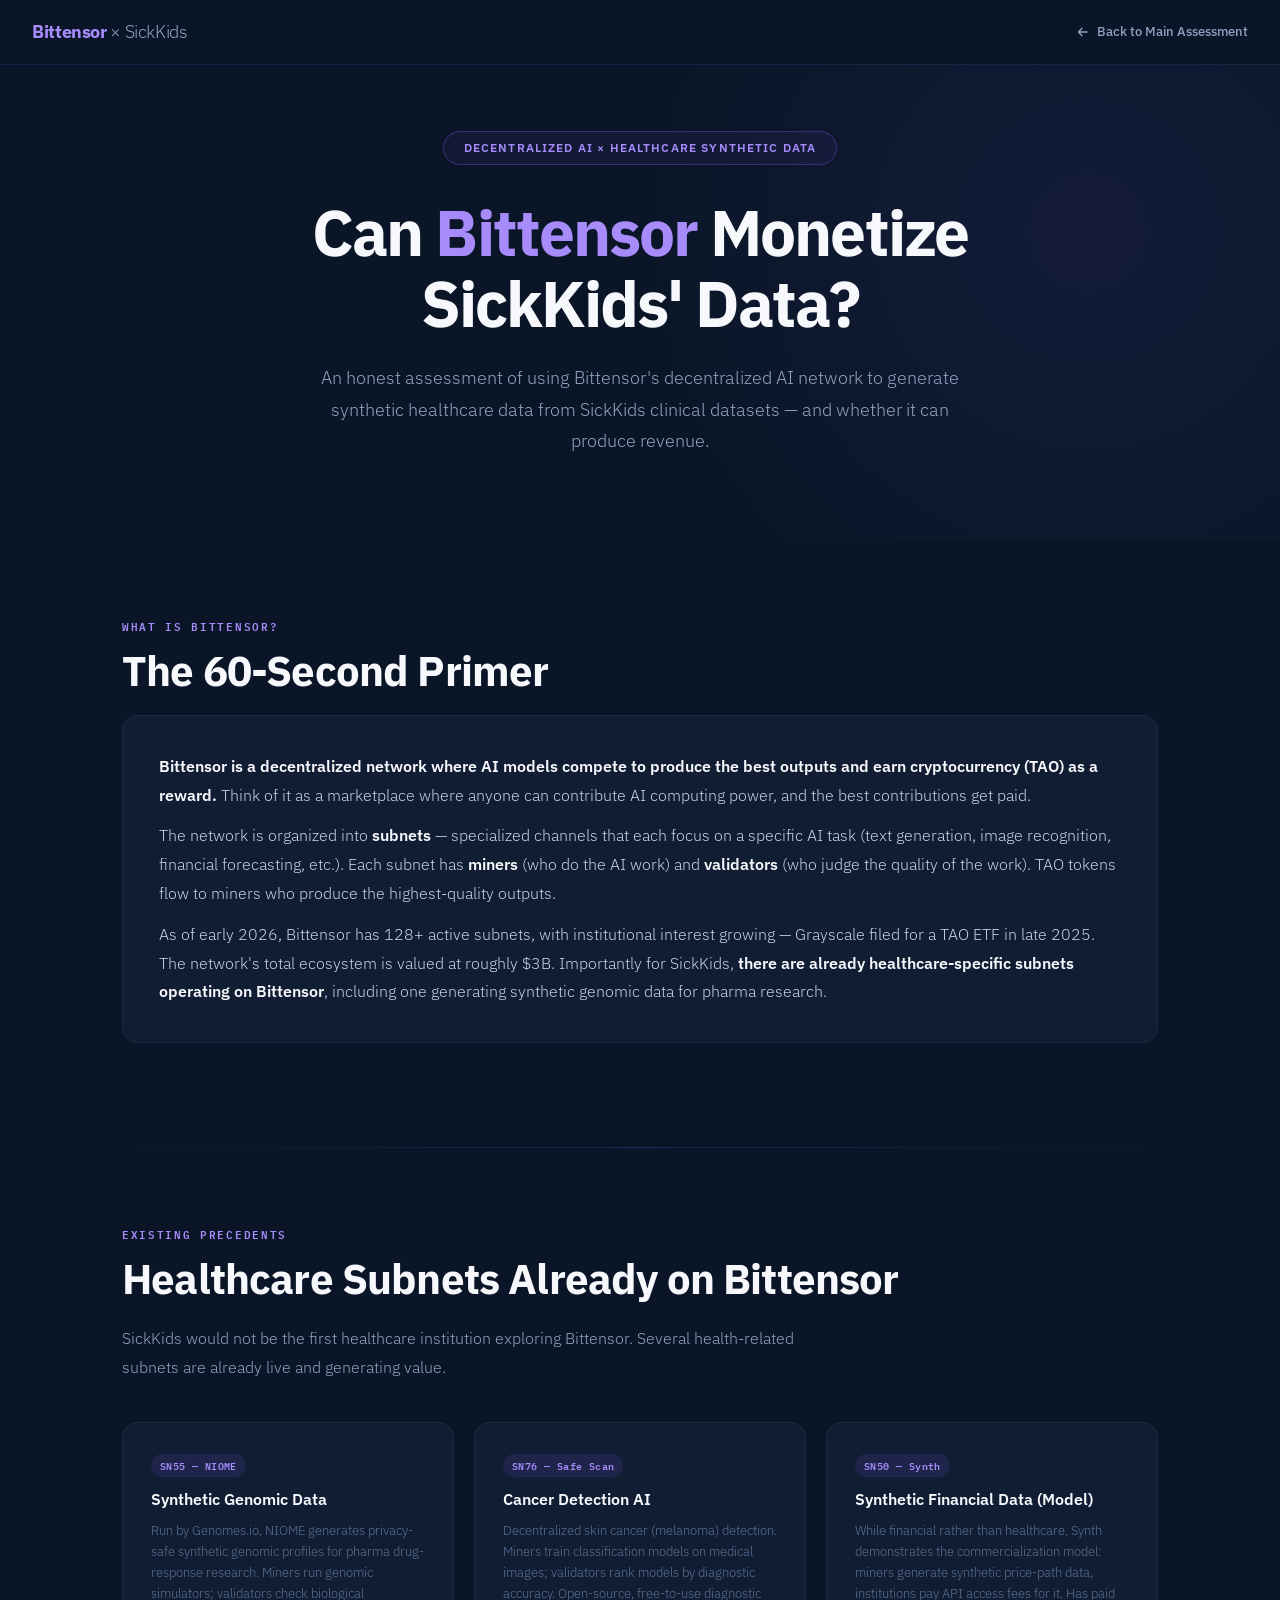
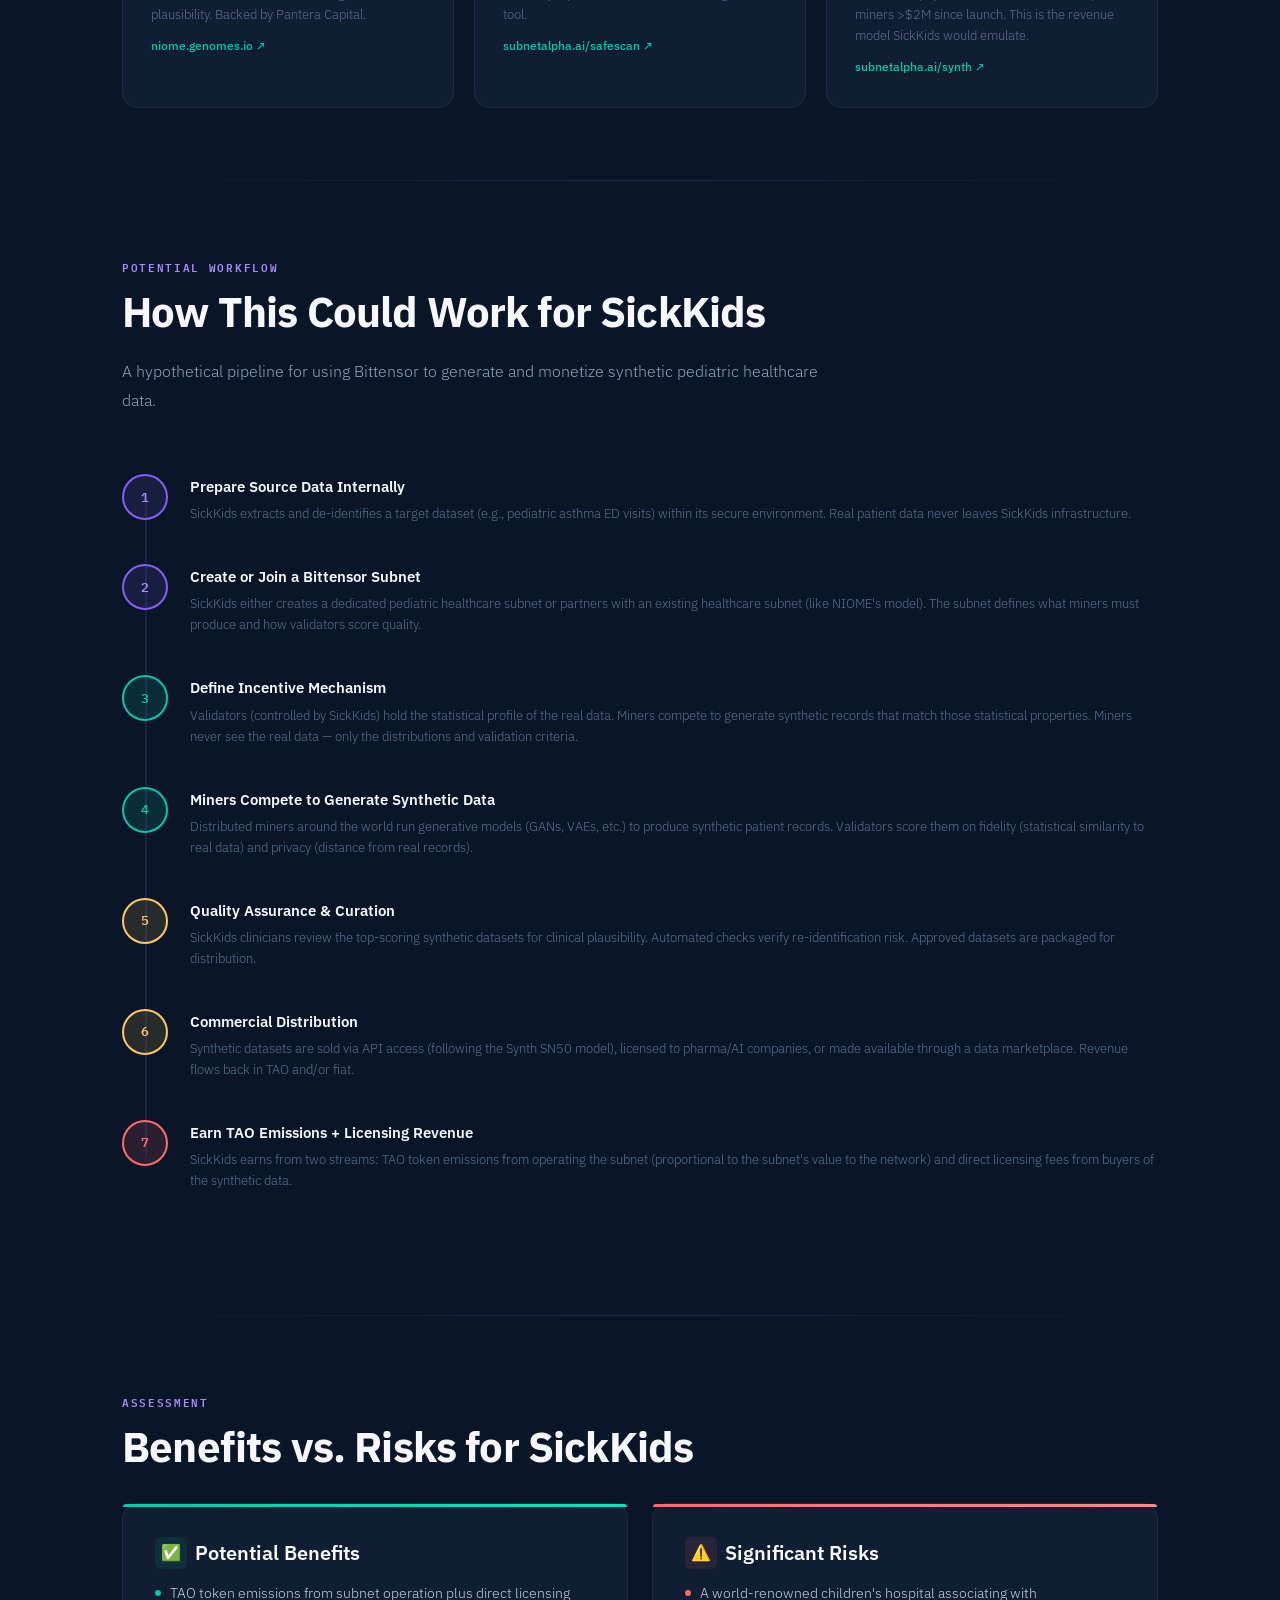
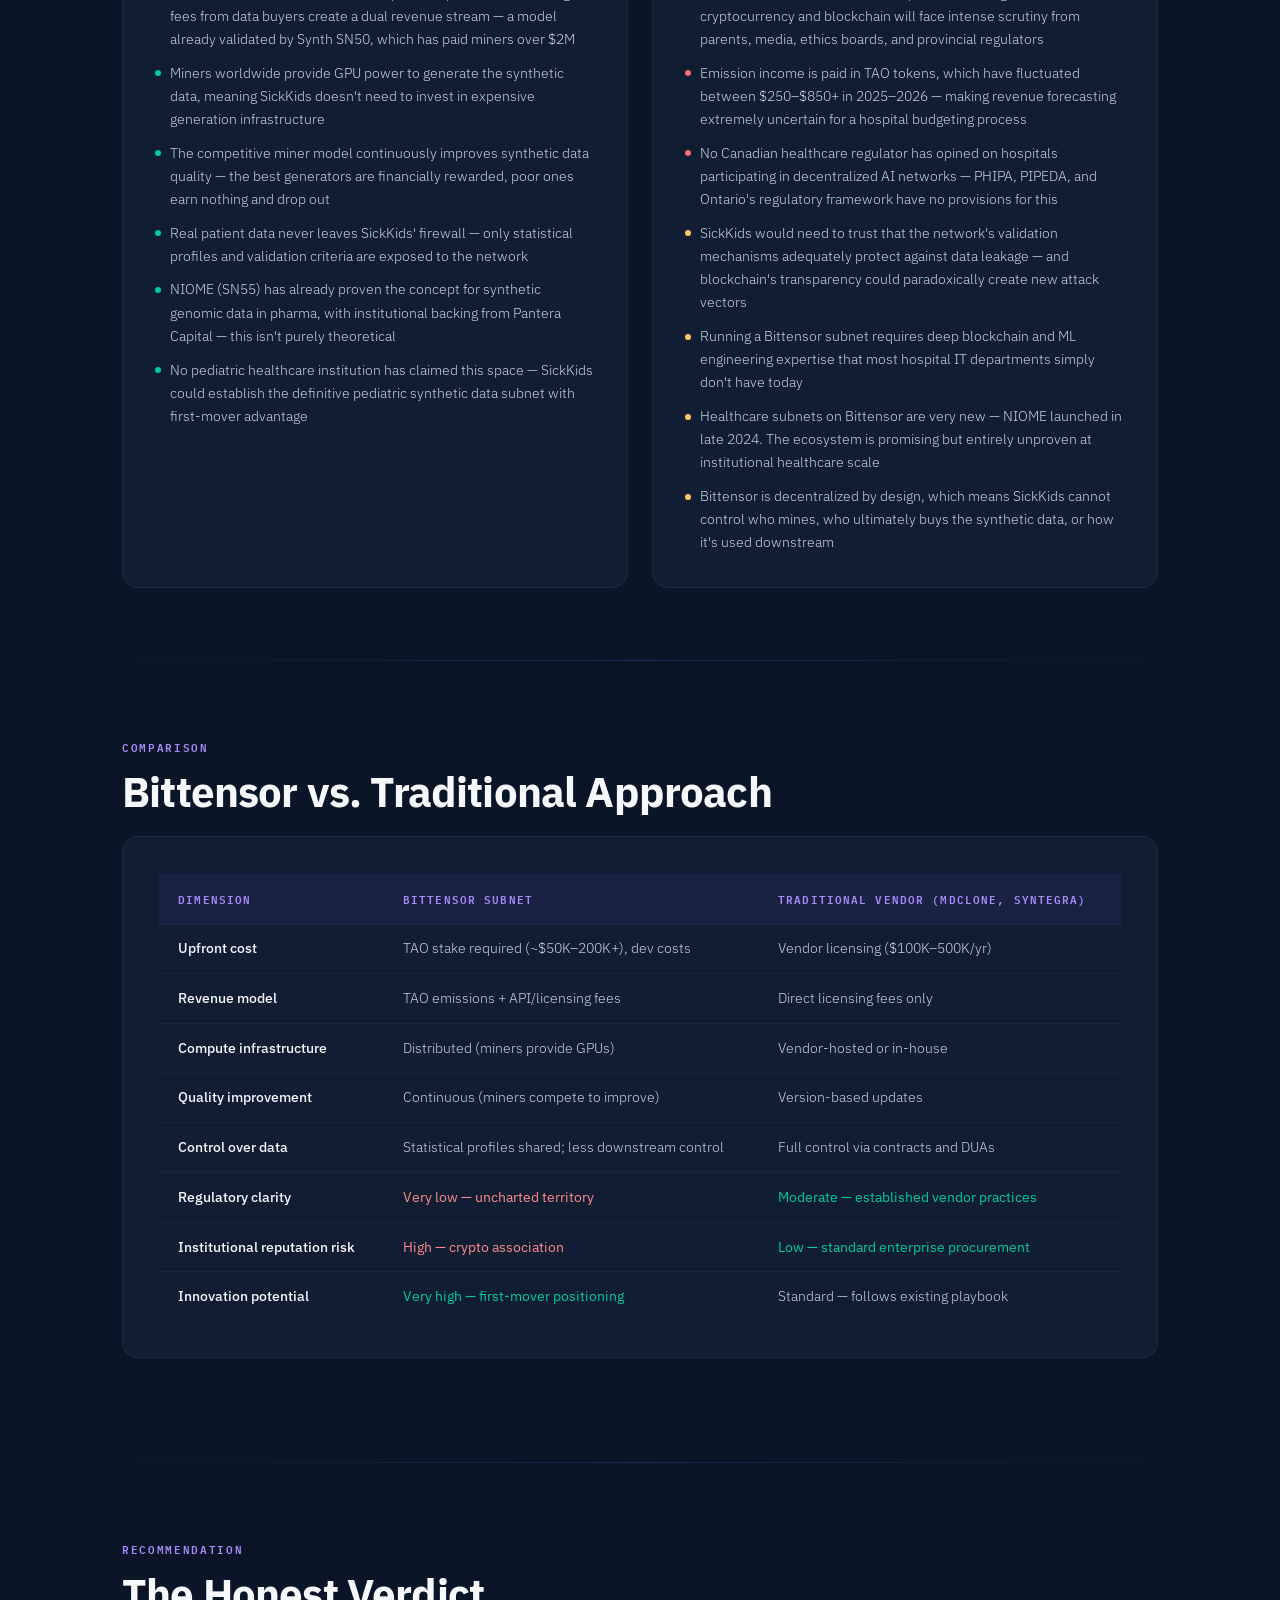
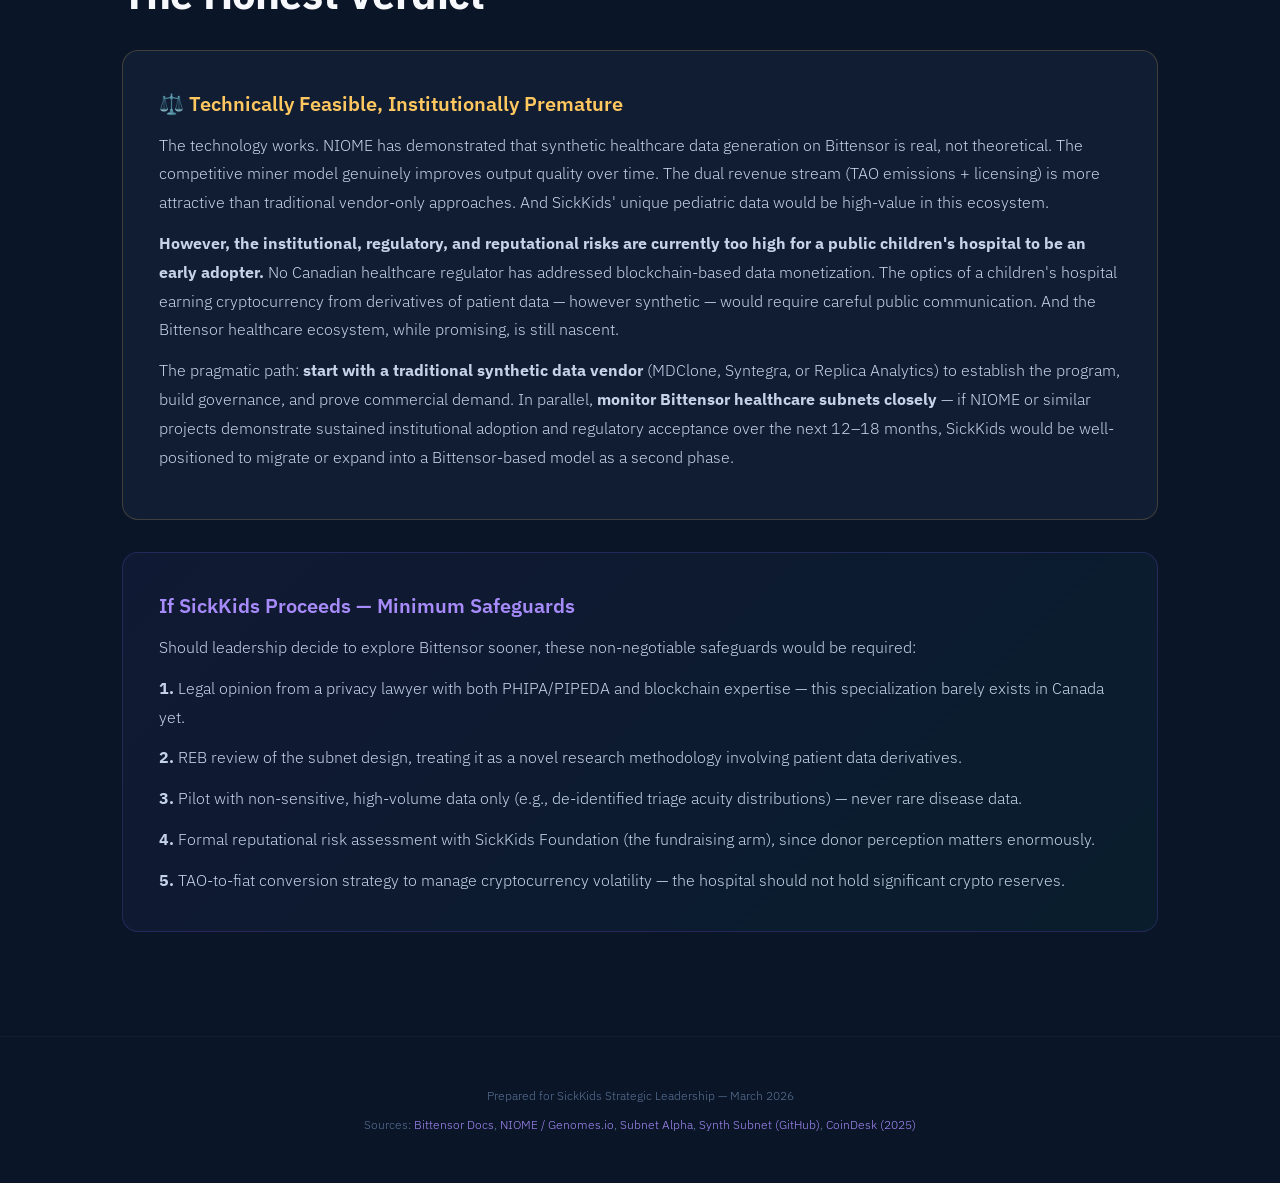
<file: synthetic-data/bittensor.html>
<!DOCTYPE html>
<html lang="en">
<head>
<meta charset="UTF-8">
<meta name="viewport" content="width=device-width, initial-scale=1.0">
<title>Bittensor for Healthcare Synthetic Data — SickKids Assessment</title>
<link href="https://fonts.googleapis.com/css2?family=IBM+Plex+Sans:wght@300;400;500;600;700&family=IBM+Plex+Mono:wght@400;500&display=swap" rel="stylesheet">
<style>
  :root {
    --midnight: #0a1628;
    --deep: #111d33;
    --navy: #162a4a;
    --slate: #2a3f5f;
    --steel: #5a7194;
    --silver: #8fa3c0;
    --ice: #c5d3e8;
    --frost: #e8eef6;
    --white: #f6f8fc;
    --teal: #00c9a7;
    --teal-glow: #00e6bf;
    --teal-dark: #009e84;
    --coral: #ff6b6b;
    --coral-light: #ff8a8a;
    --amber: #ffc75f;
    --violet: #845ef7;
    --violet-light: #a78bfa;
    --radius: 16px;
    --radius-sm: 10px;
    --radius-xs: 6px;
  }
  * { margin: 0; padding: 0; box-sizing: border-box; }
  html { scroll-behavior: smooth; }
  body { font-family: 'IBM Plex Sans', -apple-system, sans-serif; background: var(--midnight); color: var(--ice); line-height: 1.7; font-weight: 400; overflow-x: hidden; }
  ::-webkit-scrollbar { width: 8px; }
  ::-webkit-scrollbar-track { background: var(--midnight); }
  ::-webkit-scrollbar-thumb { background: var(--slate); border-radius: 4px; }

  nav { position: fixed; top: 0; left: 0; right: 0; z-index: 100; background: rgba(10,22,40,0.9); backdrop-filter: blur(20px); border-bottom: 1px solid rgba(132,94,247,0.15); padding: 0 2rem; }
  nav .nav-inner { max-width: 1280px; margin: 0 auto; display: flex; align-items: center; justify-content: space-between; height: 64px; }
  nav .logo { font-family: 'IBM Plex Sans', sans-serif; font-size: 1.15rem; font-weight: 700; color: var(--violet-light); letter-spacing: -0.02em; }
  nav .logo span { color: var(--silver); font-weight: 300; }
  nav .back-link { color: var(--silver); text-decoration: none; font-size: 0.82rem; font-weight: 500; display: flex; align-items: center; gap: 0.4rem; transition: color 0.2s; }
  nav .back-link:hover { color: var(--teal); }
  nav .back-link svg { width: 16px; height: 16px; }

  .hero { min-height: 60vh; display: flex; align-items: center; justify-content: center; position: relative; padding: 7rem 2rem 4rem; overflow: hidden; }
  .hero::before { content: ''; position: absolute; top: -40%; right: -20%; width: 70vw; height: 70vw; background: radial-gradient(circle, rgba(132,94,247,0.08) 0%, transparent 70%); pointer-events: none; }
  .hero-content { max-width: 850px; text-align: center; position: relative; z-index: 2; }
  .hero-badge { display: inline-block; padding: 0.4rem 1.2rem; border: 1px solid rgba(132,94,247,0.3); border-radius: 100px; font-size: 0.72rem; font-weight: 600; letter-spacing: 0.1em; text-transform: uppercase; color: var(--violet-light); margin-bottom: 2rem; background: rgba(132,94,247,0.06); }
  h1 { font-family: 'IBM Plex Sans', sans-serif; font-size: clamp(2.4rem, 5vw, 4rem); font-weight: 700; color: var(--white); line-height: 1.1; letter-spacing: -0.03em; margin-bottom: 1.5rem; }
  h1 em { font-style: normal; color: var(--violet-light); }
  .hero-sub { font-size: 1.1rem; color: var(--silver); max-width: 640px; margin: 0 auto; font-weight: 300; line-height: 1.8; }

  section { max-width: 1100px; margin: 0 auto; padding: 4.5rem 2rem; }
  .section-label { display: inline-block; font-size: 0.7rem; font-weight: 600; letter-spacing: 0.15em; text-transform: uppercase; color: var(--violet-light); margin-bottom: 0.75rem; font-family: 'IBM Plex Mono', monospace; }
  h2 { font-family: 'IBM Plex Sans', sans-serif; font-size: clamp(1.8rem, 3.5vw, 2.6rem); font-weight: 700; color: var(--white); line-height: 1.15; letter-spacing: -0.02em; margin-bottom: 1.25rem; }
  h3 { font-family: 'IBM Plex Sans', sans-serif; font-size: 1.25rem; font-weight: 600; color: var(--white); margin-bottom: 0.6rem; }
  .section-intro { font-size: 1.02rem; color: var(--silver); max-width: 700px; font-weight: 300; margin-bottom: 2.5rem; line-height: 1.8; }
  .divider { max-width: 1100px; margin: 0 auto; padding: 0 2rem; }
  .divider hr { border: none; height: 1px; background: linear-gradient(90deg, transparent, rgba(132,94,247,0.2), transparent); }

  .explainer { background: var(--deep); border: 1px solid rgba(90,113,148,0.15); border-radius: var(--radius); padding: 2.25rem; margin-bottom: 2rem; }
  .explainer p { color: var(--ice); font-weight: 300; line-height: 1.8; margin-bottom: 0.75rem; }
  .explainer p:last-child { margin-bottom: 0; }
  .explainer strong { color: var(--white); font-weight: 600; }

  /* workflow */
  .workflow { display: flex; flex-direction: column; gap: 0; position: relative; margin: 2rem 0; }
  .wf-step { display: flex; gap: 1.4rem; padding: 1.25rem 0; position: relative; }
  .wf-step::before { content: ''; position: absolute; left: 23px; top: 0; bottom: 0; width: 2px; background: rgba(132,94,247,0.15); }
  .wf-step:first-child::before { top: 50%; }
  .wf-step:last-child::before { bottom: 50%; }
  .wf-dot { width: 46px; height: 46px; min-width: 46px; border-radius: 50%; display: flex; align-items: center; justify-content: center; font-family: 'IBM Plex Mono', monospace; font-size: 0.8rem; font-weight: 600; position: relative; z-index: 2; background: rgba(132,94,247,0.12); color: var(--violet-light); border: 2px solid var(--violet); }
  .wf-dot.teal { background: rgba(0,201,167,0.12); color: var(--teal); border-color: var(--teal); }
  .wf-dot.amber { background: rgba(255,199,95,0.12); color: var(--amber); border-color: var(--amber); }
  .wf-dot.coral { background: rgba(255,107,107,0.12); color: var(--coral); border-color: var(--coral); }
  .wf-info h4 { font-size: 0.95rem; color: var(--white); font-weight: 600; margin-bottom: 0.2rem; }
  .wf-info p { font-size: 0.82rem; color: var(--steel); font-weight: 300; line-height: 1.6; }

  /* pros cons grid */
  .pc-grid { display: grid; grid-template-columns: 1fr 1fr; gap: 1.5rem; margin-top: 2rem; }
  .pc-card { background: var(--deep); border: 1px solid rgba(90,113,148,0.15); border-radius: var(--radius); padding: 2rem; position: relative; overflow: visible; }
  .pc-card::before { content: ''; position: absolute; top: 0; left: 0; right: 0; height: 3px; border-radius: var(--radius) var(--radius) 0 0; }
  .pc-card.pro::before { background: linear-gradient(90deg, var(--teal), var(--teal-glow)); }
  .pc-card.con::before { background: linear-gradient(90deg, var(--coral), var(--coral-light)); }
  .pc-card h3 { display: flex; align-items: center; gap: 0.5rem; }
  .pc-card h3 .h-icon { display: inline-flex; align-items: center; justify-content: center; width: 32px; height: 32px; min-width: 32px; border-radius: var(--radius-xs); font-size: 1rem; }
  .pro h3 .h-icon { background: rgba(0,201,167,0.1); }
  .con h3 .h-icon { background: rgba(255,107,107,0.1); }
  .pc-list { list-style: none; display: flex; flex-direction: column; gap: 0.65rem; margin-top: 0.75rem; }
  .pc-list li { display: flex; align-items: flex-start; gap: 0.55rem; font-size: 0.88rem; color: var(--ice); font-weight: 300; line-height: 1.65; }
  .pc-list li .dot { width: 6px; height: 6px; min-width: 6px; border-radius: 50%; margin-top: 0.55rem; }
  .dot.green { background: var(--teal); }
  .dot.red { background: var(--coral); }
  .dot.amber-d { background: var(--amber); }

  /* callout */
  .callout { background: linear-gradient(135deg, rgba(132,94,247,0.06), rgba(0,201,167,0.04)); border: 1px solid rgba(132,94,247,0.2); border-radius: var(--radius); padding: 2.25rem; margin-top: 2rem; position: relative; }
  .callout h3 { color: var(--violet-light); }
  .callout p { color: var(--ice); font-weight: 300; line-height: 1.8; margin-bottom: 0.75rem; }
  .callout p:last-child { margin-bottom: 0; }

  /* subnet cards */
  .subnet-grid { display: grid; grid-template-columns: repeat(auto-fit, minmax(300px, 1fr)); gap: 1.25rem; margin-top: 2rem; }
  .subnet-card { background: var(--deep); border: 1px solid rgba(90,113,148,0.15); border-radius: var(--radius); padding: 1.75rem; transition: border-color 0.3s; }
  .subnet-card:hover { border-color: rgba(132,94,247,0.3); }
  .subnet-card .sn-tag { display: inline-block; padding: 0.15rem 0.55rem; border-radius: 100px; font-size: 0.65rem; font-weight: 600; font-family: 'IBM Plex Mono', monospace; background: rgba(132,94,247,0.12); color: var(--violet-light); margin-bottom: 0.6rem; letter-spacing: 0.04em; }
  .subnet-card h4 { font-size: 1rem; font-weight: 600; color: var(--white); margin-bottom: 0.4rem; }
  .subnet-card p { font-size: 0.82rem; color: var(--steel); font-weight: 300; line-height: 1.6; }
  .subnet-card a { color: var(--teal); font-size: 0.78rem; font-weight: 500; text-decoration: none; display: inline-flex; align-items: center; gap: 0.3rem; margin-top: 0.6rem; }
  .subnet-card a:hover { color: var(--teal-glow); text-decoration: underline; }

  /* verdict */
  .verdict { background: var(--deep); border: 1px solid rgba(255,199,95,0.2); border-radius: var(--radius); padding: 2.25rem; margin-top: 2rem; }
  .verdict h3 { color: var(--amber); display: flex; align-items: center; gap: 0.5rem; }
  .verdict p { color: var(--ice); font-weight: 300; line-height: 1.8; margin-bottom: 0.75rem; }

  footer { text-align: center; padding: 3rem 2rem; border-top: 1px solid rgba(90,113,148,0.1); margin-top: 2rem; }
  footer p { font-size: 0.78rem; color: var(--steel); font-weight: 300; }
  footer a { color: var(--violet-light); text-decoration: none; }

  .fade-in { opacity: 0; transform: translateY(30px); transition: opacity 0.7s ease, transform 0.7s ease; }
  .fade-in.visible { opacity: 1; transform: translateY(0); }

  @media (max-width: 900px) { .pc-grid { grid-template-columns: 1fr; } nav .back-link span { display: none; } }
</style>
</head>
<body>

<nav>
  <div class="nav-inner">
    <div class="logo">Bittensor<span> × SickKids</span></div>
    <a href="synthetic-data.html" class="back-link">
      <svg viewBox="0 0 24 24" fill="none" stroke="currentColor" stroke-width="2"><path d="M19 12H5m0 0l6 6m-6-6l6-6"/></svg>
      <span>Back to Main Assessment</span>
    </a>
  </div>
</nav>

<div class="hero">
  <div class="hero-content fade-in">
    <div class="hero-badge">Decentralized AI × Healthcare Synthetic Data</div>
    <h1>Can <em>Bittensor</em> Monetize SickKids' Data?</h1>
    <p class="hero-sub">
      An honest assessment of using Bittensor's decentralized AI network to generate synthetic healthcare data from SickKids clinical datasets — and whether it can produce revenue.
    </p>
  </div>
</div>

<!-- WHAT IS BITTENSOR -->
<section>
  <div class="fade-in">
    <span class="section-label">What is Bittensor?</span>
    <h2>The 60-Second Primer</h2>
  </div>
  <div class="explainer fade-in">
    <p><strong>Bittensor is a decentralized network where AI models compete to produce the best outputs and earn cryptocurrency (TAO) as a reward.</strong> Think of it as a marketplace where anyone can contribute AI computing power, and the best contributions get paid.</p>
    <p>The network is organized into <strong>subnets</strong> — specialized channels that each focus on a specific AI task (text generation, image recognition, financial forecasting, etc.). Each subnet has <strong>miners</strong> (who do the AI work) and <strong>validators</strong> (who judge the quality of the work). TAO tokens flow to miners who produce the highest-quality outputs.</p>
    <p>As of early 2026, Bittensor has 128+ active subnets, with institutional interest growing — Grayscale filed for a TAO ETF in late 2025. The network's total ecosystem is valued at roughly $3B. Importantly for SickKids, <strong>there are already healthcare-specific subnets operating on Bittensor</strong>, including one generating synthetic genomic data for pharma research.</p>
  </div>
</section>

<div class="divider"><hr></div>

<!-- EXISTING HEALTHCARE SUBNETS -->
<section>
  <div class="fade-in">
    <span class="section-label">Existing Precedents</span>
    <h2>Healthcare Subnets Already on Bittensor</h2>
    <p class="section-intro">
      SickKids would not be the first healthcare institution exploring Bittensor. Several health-related subnets are already live and generating value.
    </p>
  </div>
  <div class="subnet-grid fade-in">
    <div class="subnet-card">
      <div class="sn-tag">SN55 — NIOME</div>
      <h4>Synthetic Genomic Data</h4>
      <p>Run by Genomes.io, NIOME generates privacy-safe synthetic genomic profiles for pharma drug-response research. Miners run genomic simulators; validators check biological plausibility. Backed by Pantera Capital.</p>
      <a href="https://niome.genomes.io/" target="_blank">niome.genomes.io ↗</a>
    </div>
    <div class="subnet-card">
      <div class="sn-tag">SN76 — Safe Scan</div>
      <h4>Cancer Detection AI</h4>
      <p>Decentralized skin cancer (melanoma) detection. Miners train classification models on medical images; validators rank models by diagnostic accuracy. Open-source, free-to-use diagnostic tool.</p>
      <a href="https://subnetalpha.ai/subnet/safescan/" target="_blank">subnetalpha.ai/safescan ↗</a>
    </div>
    <div class="subnet-card">
      <div class="sn-tag">SN50 — Synth</div>
      <h4>Synthetic Financial Data (Model)</h4>
      <p>While financial rather than healthcare, Synth demonstrates the commercialization model: miners generate synthetic price-path data, institutions pay API access fees for it. Has paid miners >$2M since launch. This is the revenue model SickKids would emulate.</p>
      <a href="https://subnetalpha.ai/subnet/synth/" target="_blank">subnetalpha.ai/synth ↗</a>
    </div>
  </div>
</section>

<div class="divider"><hr></div>

<!-- POTENTIAL WORKFLOW -->
<section>
  <div class="fade-in">
    <span class="section-label">Potential Workflow</span>
    <h2>How This Could Work for SickKids</h2>
    <p class="section-intro">
      A hypothetical pipeline for using Bittensor to generate and monetize synthetic pediatric healthcare data.
    </p>
  </div>
  <div class="workflow fade-in">
    <div class="wf-step">
      <div class="wf-dot">1</div>
      <div class="wf-info">
        <h4>Prepare Source Data Internally</h4>
        <p>SickKids extracts and de-identifies a target dataset (e.g., pediatric asthma ED visits) within its secure environment. Real patient data never leaves SickKids infrastructure.</p>
      </div>
    </div>
    <div class="wf-step">
      <div class="wf-dot">2</div>
      <div class="wf-info">
        <h4>Create or Join a Bittensor Subnet</h4>
        <p>SickKids either creates a dedicated pediatric healthcare subnet or partners with an existing healthcare subnet (like NIOME's model). The subnet defines what miners must produce and how validators score quality.</p>
      </div>
    </div>
    <div class="wf-step">
      <div class="wf-dot teal">3</div>
      <div class="wf-info">
        <h4>Define Incentive Mechanism</h4>
        <p>Validators (controlled by SickKids) hold the statistical profile of the real data. Miners compete to generate synthetic records that match those statistical properties. Miners never see the real data — only the distributions and validation criteria.</p>
      </div>
    </div>
    <div class="wf-step">
      <div class="wf-dot teal">4</div>
      <div class="wf-info">
        <h4>Miners Compete to Generate Synthetic Data</h4>
        <p>Distributed miners around the world run generative models (GANs, VAEs, etc.) to produce synthetic patient records. Validators score them on fidelity (statistical similarity to real data) and privacy (distance from real records).</p>
      </div>
    </div>
    <div class="wf-step">
      <div class="wf-dot amber">5</div>
      <div class="wf-info">
        <h4>Quality Assurance & Curation</h4>
        <p>SickKids clinicians review the top-scoring synthetic datasets for clinical plausibility. Automated checks verify re-identification risk. Approved datasets are packaged for distribution.</p>
      </div>
    </div>
    <div class="wf-step">
      <div class="wf-dot amber">6</div>
      <div class="wf-info">
        <h4>Commercial Distribution</h4>
        <p>Synthetic datasets are sold via API access (following the Synth SN50 model), licensed to pharma/AI companies, or made available through a data marketplace. Revenue flows back in TAO and/or fiat.</p>
      </div>
    </div>
    <div class="wf-step">
      <div class="wf-dot coral">7</div>
      <div class="wf-info">
        <h4>Earn TAO Emissions + Licensing Revenue</h4>
        <p>SickKids earns from two streams: TAO token emissions from operating the subnet (proportional to the subnet's value to the network) and direct licensing fees from buyers of the synthetic data.</p>
      </div>
    </div>
  </div>
</section>

<div class="divider"><hr></div>

<!-- BENEFITS vs RISKS -->
<section>
  <div class="fade-in">
    <span class="section-label">Assessment</span>
    <h2>Benefits vs. Risks for SickKids</h2>
  </div>
  <div class="pc-grid fade-in">
    <div class="pc-card pro">
      <h3><span class="h-icon">✅</span> Potential Benefits</h3>
      <ul class="pc-list">
        <li><span class="dot green"></span>TAO token emissions from subnet operation plus direct licensing fees from data buyers create a dual revenue stream — a model already validated by Synth SN50, which has paid miners over $2M</li>
        <li><span class="dot green"></span>Miners worldwide provide GPU power to generate the synthetic data, meaning SickKids doesn't need to invest in expensive generation infrastructure</li>
        <li><span class="dot green"></span>The competitive miner model continuously improves synthetic data quality — the best generators are financially rewarded, poor ones earn nothing and drop out</li>
        <li><span class="dot green"></span>Real patient data never leaves SickKids' firewall — only statistical profiles and validation criteria are exposed to the network</li>
        <li><span class="dot green"></span>NIOME (SN55) has already proven the concept for synthetic genomic data in pharma, with institutional backing from Pantera Capital — this isn't purely theoretical</li>
        <li><span class="dot green"></span>No pediatric healthcare institution has claimed this space — SickKids could establish the definitive pediatric synthetic data subnet with first-mover advantage</li>
      </ul>
    </div>
    <div class="pc-card con">
      <h3><span class="h-icon">⚠️</span> Significant Risks</h3>
      <ul class="pc-list">
        <li><span class="dot red"></span>A world-renowned children's hospital associating with cryptocurrency and blockchain will face intense scrutiny from parents, media, ethics boards, and provincial regulators</li>
        <li><span class="dot red"></span>Emission income is paid in TAO tokens, which have fluctuated between $250–$850+ in 2025–2026 — making revenue forecasting extremely uncertain for a hospital budgeting process</li>
        <li><span class="dot red"></span>No Canadian healthcare regulator has opined on hospitals participating in decentralized AI networks — PHIPA, PIPEDA, and Ontario's regulatory framework have no provisions for this</li>
        <li><span class="dot amber-d"></span>SickKids would need to trust that the network's validation mechanisms adequately protect against data leakage — and blockchain's transparency could paradoxically create new attack vectors</li>
        <li><span class="dot amber-d"></span>Running a Bittensor subnet requires deep blockchain and ML engineering expertise that most hospital IT departments simply don't have today</li>
        <li><span class="dot amber-d"></span>Healthcare subnets on Bittensor are very new — NIOME launched in late 2024. The ecosystem is promising but entirely unproven at institutional healthcare scale</li>
        <li><span class="dot amber-d"></span>Bittensor is decentralized by design, which means SickKids cannot control who mines, who ultimately buys the synthetic data, or how it's used downstream</li>
      </ul>
    </div>
  </div>
</section>

<div class="divider"><hr></div>

<!-- COMPARISON -->
<section>
  <div class="fade-in">
    <span class="section-label">Comparison</span>
    <h2>Bittensor vs. Traditional Approach</h2>
  </div>
  <div class="explainer fade-in" style="overflow-x:auto;">
    <table style="width:100%; border-collapse:collapse; font-size:0.85rem;">
      <thead>
        <tr>
          <th style="background:rgba(132,94,247,0.08); color:var(--violet-light); font-family:'IBM Plex Mono',monospace; font-size:0.7rem; text-transform:uppercase; letter-spacing:0.1em; padding:1rem 1.2rem; text-align:left; border-bottom:1px solid rgba(132,94,247,0.15); font-weight:600;">Dimension</th>
          <th style="background:rgba(132,94,247,0.08); color:var(--violet-light); font-family:'IBM Plex Mono',monospace; font-size:0.7rem; text-transform:uppercase; letter-spacing:0.1em; padding:1rem 1.2rem; text-align:left; border-bottom:1px solid rgba(132,94,247,0.15); font-weight:600;">Bittensor Subnet</th>
          <th style="background:rgba(132,94,247,0.08); color:var(--violet-light); font-family:'IBM Plex Mono',monospace; font-size:0.7rem; text-transform:uppercase; letter-spacing:0.1em; padding:1rem 1.2rem; text-align:left; border-bottom:1px solid rgba(132,94,247,0.15); font-weight:600;">Traditional Vendor (MDClone, Syntegra)</th>
        </tr>
      </thead>
      <tbody>
        <tr><td style="padding:0.8rem 1.2rem; border-bottom:1px solid rgba(90,113,148,0.1); color:var(--white); font-weight:500;">Upfront cost</td><td style="padding:0.8rem 1.2rem; border-bottom:1px solid rgba(90,113,148,0.1); color:var(--ice); font-weight:300;">TAO stake required (~$50K–200K+), dev costs</td><td style="padding:0.8rem 1.2rem; border-bottom:1px solid rgba(90,113,148,0.1); color:var(--ice); font-weight:300;">Vendor licensing ($100K–500K/yr)</td></tr>
        <tr><td style="padding:0.8rem 1.2rem; border-bottom:1px solid rgba(90,113,148,0.1); color:var(--white); font-weight:500;">Revenue model</td><td style="padding:0.8rem 1.2rem; border-bottom:1px solid rgba(90,113,148,0.1); color:var(--ice); font-weight:300;">TAO emissions + API/licensing fees</td><td style="padding:0.8rem 1.2rem; border-bottom:1px solid rgba(90,113,148,0.1); color:var(--ice); font-weight:300;">Direct licensing fees only</td></tr>
        <tr><td style="padding:0.8rem 1.2rem; border-bottom:1px solid rgba(90,113,148,0.1); color:var(--white); font-weight:500;">Compute infrastructure</td><td style="padding:0.8rem 1.2rem; border-bottom:1px solid rgba(90,113,148,0.1); color:var(--ice); font-weight:300;">Distributed (miners provide GPUs)</td><td style="padding:0.8rem 1.2rem; border-bottom:1px solid rgba(90,113,148,0.1); color:var(--ice); font-weight:300;">Vendor-hosted or in-house</td></tr>
        <tr><td style="padding:0.8rem 1.2rem; border-bottom:1px solid rgba(90,113,148,0.1); color:var(--white); font-weight:500;">Quality improvement</td><td style="padding:0.8rem 1.2rem; border-bottom:1px solid rgba(90,113,148,0.1); color:var(--ice); font-weight:300;">Continuous (miners compete to improve)</td><td style="padding:0.8rem 1.2rem; border-bottom:1px solid rgba(90,113,148,0.1); color:var(--ice); font-weight:300;">Version-based updates</td></tr>
        <tr><td style="padding:0.8rem 1.2rem; border-bottom:1px solid rgba(90,113,148,0.1); color:var(--white); font-weight:500;">Control over data</td><td style="padding:0.8rem 1.2rem; border-bottom:1px solid rgba(90,113,148,0.1); color:var(--ice); font-weight:300;">Statistical profiles shared; less downstream control</td><td style="padding:0.8rem 1.2rem; border-bottom:1px solid rgba(90,113,148,0.1); color:var(--ice); font-weight:300;">Full control via contracts and DUAs</td></tr>
        <tr><td style="padding:0.8rem 1.2rem; border-bottom:1px solid rgba(90,113,148,0.1); color:var(--white); font-weight:500;">Regulatory clarity</td><td style="padding:0.8rem 1.2rem; border-bottom:1px solid rgba(90,113,148,0.1); color:var(--coral-light); font-weight:400;">Very low — uncharted territory</td><td style="padding:0.8rem 1.2rem; border-bottom:1px solid rgba(90,113,148,0.1); color:var(--teal); font-weight:400;">Moderate — established vendor practices</td></tr>
        <tr><td style="padding:0.8rem 1.2rem; border-bottom:1px solid rgba(90,113,148,0.1); color:var(--white); font-weight:500;">Institutional reputation risk</td><td style="padding:0.8rem 1.2rem; border-bottom:1px solid rgba(90,113,148,0.1); color:var(--coral-light); font-weight:400;">High — crypto association</td><td style="padding:0.8rem 1.2rem; border-bottom:1px solid rgba(90,113,148,0.1); color:var(--teal); font-weight:400;">Low — standard enterprise procurement</td></tr>
        <tr><td style="padding:0.8rem 1.2rem; color:var(--white); font-weight:500;">Innovation potential</td><td style="padding:0.8rem 1.2rem; color:var(--teal); font-weight:400;">Very high — first-mover positioning</td><td style="padding:0.8rem 1.2rem; color:var(--ice); font-weight:300;">Standard — follows existing playbook</td></tr>
      </tbody>
    </table>
  </div>
</section>

<div class="divider"><hr></div>

<!-- VERDICT -->
<section>
  <div class="fade-in">
    <span class="section-label">Recommendation</span>
    <h2>The Honest Verdict</h2>
  </div>
  <div class="verdict fade-in">
    <h3>⚖️ Technically Feasible, Institutionally Premature</h3>
    <p>The technology works. NIOME has demonstrated that synthetic healthcare data generation on Bittensor is real, not theoretical. The competitive miner model genuinely improves output quality over time. The dual revenue stream (TAO emissions + licensing) is more attractive than traditional vendor-only approaches. And SickKids' unique pediatric data would be high-value in this ecosystem.</p>
    <p><strong>However, the institutional, regulatory, and reputational risks are currently too high for a public children's hospital to be an early adopter.</strong> No Canadian healthcare regulator has addressed blockchain-based data monetization. The optics of a children's hospital earning cryptocurrency from derivatives of patient data — however synthetic — would require careful public communication. And the Bittensor healthcare ecosystem, while promising, is still nascent.</p>
    <p>The pragmatic path: <strong>start with a traditional synthetic data vendor</strong> (MDClone, Syntegra, or Replica Analytics) to establish the program, build governance, and prove commercial demand. In parallel, <strong>monitor Bittensor healthcare subnets closely</strong> — if NIOME or similar projects demonstrate sustained institutional adoption and regulatory acceptance over the next 12–18 months, SickKids would be well-positioned to migrate or expand into a Bittensor-based model as a second phase.</p>
  </div>

  <div class="callout fade-in">
    <h3>If SickKids Proceeds — Minimum Safeguards</h3>
    <p>Should leadership decide to explore Bittensor sooner, these non-negotiable safeguards would be required:</p>
    <p><strong>1.</strong> Legal opinion from a privacy lawyer with both PHIPA/PIPEDA and blockchain expertise — this specialization barely exists in Canada yet.</p>
    <p><strong>2.</strong> REB review of the subnet design, treating it as a novel research methodology involving patient data derivatives.</p>
    <p><strong>3.</strong> Pilot with non-sensitive, high-volume data only (e.g., de-identified triage acuity distributions) — never rare disease data.</p>
    <p><strong>4.</strong> Formal reputational risk assessment with SickKids Foundation (the fundraising arm), since donor perception matters enormously.</p>
    <p><strong>5.</strong> TAO-to-fiat conversion strategy to manage cryptocurrency volatility — the hospital should not hold significant crypto reserves.</p>
  </div>
</section>

<footer>
  <p>Prepared for SickKids Strategic Leadership — March 2026</p>
  <p style="margin-top:0.5rem">
    Sources: <a href="https://docs.learnbittensor.org/" target="_blank">Bittensor Docs</a>,
    <a href="https://niome.genomes.io/" target="_blank">NIOME / Genomes.io</a>,
    <a href="https://subnetalpha.ai/" target="_blank">Subnet Alpha</a>,
    <a href="https://github.com/mode-network/synth-subnet" target="_blank">Synth Subnet (GitHub)</a>,
    <a href="https://www.coindesk.com/business/2025/09/13/bittensor-ecosystem-surges-with-subnet-expansion-institutional-access" target="_blank">CoinDesk (2025)</a>
  </p>
</footer>

<script>
const observer = new IntersectionObserver((entries) => {
  entries.forEach(entry => { if (entry.isIntersecting) entry.target.classList.add('visible'); });
}, { threshold: 0.1, rootMargin: '0px 0px -50px 0px' });
document.querySelectorAll('.fade-in').forEach(el => observer.observe(el));
</script>

</body>
</html>
</file>
<file: fever-sheet/styles.css>
/* ═══════════════════════════════════════════════════════════════
   Pediatric Fever Dosing Sheet — styles.css (monograph redesign)

   DESIGN SYSTEM — "pharmacopoeia monograph"
   The two drugs are distinguished by RULE STYLE, not just color,
   so the sheet remains fully legible on black-and-white printers:

     · Acetaminophen (Tylenol)  →  SOLID rules · FILLED markers
     · Ibuprofen (Advil)        →  DOUBLE rules · HOLLOW markers

   On screen, color reinforces the system (oxblood / amber on a
   clinical green-teal structural ink). In print, everything
   collapses to black ink on white paper with zero loss of meaning.

   All class names and IDs are unchanged — script.js untouched.
═══════════════════════════════════════════════════════════════ */

:root {
  /* structural ink */
  --teal:       #194D44;
  --teal-deep:  #123A33;
  --teal-soft:  #E9F0ED;

  /* drug identities */
  --tylenol:       #A52A33;
  --tylenol-soft:  #F8ECED;
  --advil:         #96570A;
  --advil-soft:    #F8EFE0;

  /* neutrals */
  --ink:   #1B201E;
  --mid:   #5D6661;
  --faint: #8A938D;
  --rule:  #DCE0DB;
  --bg:    #F3F4F1;
  --card:  #FFFFFF;

  /* legacy aliases (referenced inline in index.html / script.js) */
  --red:      var(--tylenol);
  --blue:     var(--teal);
  --blue-mid: var(--teal-deep);
  --orange:   var(--advil);

  --shadow: 0 1px 2px rgba(27,32,30,0.05), 0 4px 16px rgba(27,32,30,0.06);
  --radius: 10px;

  --font-ui:   'Archivo', 'Helvetica Neue', sans-serif;
  --font-mono: 'IBM Plex Mono', 'Courier New', monospace;
}

*, *::before, *::after { box-sizing: border-box; margin: 0; padding: 0; }

html { -webkit-text-size-adjust: 100%; }

body {
  font-family: var(--font-ui);
  background: var(--bg);
  color: var(--ink);
  min-height: 100vh;
  font-size: 14px;
  line-height: 1.45;
}

button, input, select { font-family: inherit; }

:focus-visible {
  outline: 2px solid var(--teal);
  outline-offset: 2px;
}

@media (prefers-reduced-motion: reduce) {
  *, *::before, *::after { transition: none !important; animation: none !important; }
}

.screen-wrapper {
  max-width: 920px;
  margin: 0 auto;
  padding: 36px 24px 64px;
}

/* ═══════════════ MASTHEAD ═══════════════
   Signature motif: the monograph double rule —
   a heavy rule paired with a hairline beneath it.   */
header {
  display: flex;
  align-items: flex-start;
  justify-content: space-between;
  gap: 20px;
  flex-wrap: wrap;
  position: relative;
  padding-bottom: 18px;
  margin-bottom: 22px;
  border-bottom: 3px solid var(--ink);
}
header::after {
  content: '';
  position: absolute;
  inset-inline: 0;
  bottom: -7px;
  height: 1px;
  background: var(--ink);
}

.header-left h1 {
  font-size: 2.05rem;
  font-weight: 800;
  letter-spacing: -0.025em;
  line-height: 1.08;
  color: var(--ink);
  text-wrap: balance;
}
.header-left h1 span[data-i18n="header_title_highlight"] { color: var(--tylenol); }

.header-left p {
  font-size: 0.84rem;
  color: var(--mid);
  margin-top: 9px;
  max-width: 540px;
  line-height: 1.55;
}

.print-btn {
  flex-shrink: 0;
  display: flex;
  align-items: center;
  gap: 8px;
  background: var(--teal);
  color: #fff;
  border: none;
  border-radius: 8px;
  padding: 10px 20px;
  font-size: 0.82rem;
  font-weight: 600;
  letter-spacing: 0.01em;
  cursor: pointer;
  transition: background 0.15s, transform 0.1s;
}
.print-btn:hover  { background: var(--teal-deep); }
.print-btn:active { transform: translateY(1px); }
.print-btn svg { width: 15px; height: 15px; }

/* Language selector */
.lang-selector-wrap {
  display: flex;
  align-items: center;
  gap: 8px;
  margin-top: 12px;
}
.lang-selector-label {
  font-size: 0.66rem;
  font-weight: 700;
  letter-spacing: 0.1em;
  text-transform: uppercase;
  color: var(--faint);
  white-space: nowrap;
}
#langSelect {
  font-size: 0.8rem;
  font-weight: 500;
  color: var(--ink);
  background: var(--card);
  border: 1px solid var(--rule);
  border-radius: 7px;
  padding: 5px 10px;
  cursor: pointer;
  outline: none;
  transition: border-color 0.15s;
  max-width: 210px;
}
#langSelect:hover, #langSelect:focus { border-color: var(--teal); }

/* ═══════════════ FEVER DEFINITION ═══════════════ */
.fever-box {
  background: var(--card);
  border: 1px solid var(--rule);
  border-inline-start: 4px solid var(--teal);
  border-radius: var(--radius);
  padding: 16px 20px;
  margin-bottom: 18px;
  display: grid;
  grid-template-columns: auto 1fr;
  gap: 12px 16px;
  align-items: start;
  box-shadow: var(--shadow);
}
.fever-icon { font-size: 1.55rem; line-height: 1; margin-top: 2px; }
.fever-box h3 {
  font-size: 0.7rem;
  font-weight: 700;
  letter-spacing: 0.11em;
  text-transform: uppercase;
  color: var(--teal);
  margin-bottom: 8px;
}
.fever-temps {
  display: flex;
  flex-wrap: wrap;
  gap: 7px;
  margin-bottom: 10px;
}
.temp-chip {
  background: var(--teal-soft);
  border: 1px solid transparent;
  border-radius: 7px;
  padding: 4px 11px;
  font-size: 0.8rem;
  font-weight: 700;
  font-family: var(--font-mono);
  color: var(--teal-deep);
}
.temp-chip span {
  font-family: var(--font-ui);
  font-weight: 500;
  color: var(--mid);
  font-size: 0.72rem;
  margin-inline-start: 5px;
}
.fever-note {
  font-size: 0.76rem;
  color: var(--mid);
  line-height: 1.62;
}
.fever-note strong { color: var(--ink); font-weight: 700; }

/* ═══════════════ INPUT PANEL ═══════════════ */
.input-card {
  background: var(--teal);
  background: linear-gradient(140deg, var(--teal) 0%, var(--teal-deep) 100%);
  border-radius: 14px;
  padding: 24px 28px;
  margin-bottom: 18px;
  display: flex;
  align-items: flex-end;
  gap: 28px;
  flex-wrap: wrap;
  box-shadow: var(--shadow);
}
.input-card label {
  color: rgba(255,255,255,0.65);
  font-size: 0.64rem;
  font-weight: 700;
  letter-spacing: 0.12em;
  text-transform: uppercase;
  display: block;
  margin-bottom: 8px;
}
.weight-row { display: flex; align-items: center; gap: 10px; }
.weight-input {
  background: rgba(255,255,255,0.1);
  border: 1px solid rgba(255,255,255,0.3);
  border-radius: 9px;
  color: #fff;
  font-family: var(--font-mono);
  font-size: 1.9rem;
  font-weight: 600;
  width: 108px;
  padding: 6px 10px;
  outline: none;
  transition: border-color 0.15s, background 0.15s;
  text-align: center;
}
.weight-input::placeholder { color: rgba(255,255,255,0.3); }
.weight-input:focus { border-color: rgba(255,255,255,0.85); background: rgba(255,255,255,0.16); }

.unit-toggle {
  display: flex;
  border-radius: 8px;
  overflow: hidden;
  border: 1px solid rgba(255,255,255,0.3);
}
.unit-btn {
  background: transparent;
  border: none;
  color: rgba(255,255,255,0.55);
  font-size: 0.78rem;
  font-weight: 600;
  padding: 7px 14px;
  cursor: pointer;
  transition: all 0.15s;
}
.unit-btn.active { background: #fff; color: var(--teal-deep); }

/* Age toggle */
.age-toggle-btn {
  display: flex;
  align-items: center;
  gap: 10px;
  background: rgba(255,255,255,0.1);
  border: 1px solid rgba(255,255,255,0.3);
  border-radius: 9px;
  color: rgba(255,255,255,0.85);
  font-size: 0.8rem;
  font-weight: 500;
  padding: 10px 16px;
  cursor: pointer;
  transition: all 0.2s;
  white-space: nowrap;
}
.age-toggle-btn:hover { background: rgba(255,255,255,0.16); }
.age-toggle-btn.under6 {
  background: rgba(255,255,255,0.92);
  border-color: #fff;
  color: var(--tylenol);
  font-weight: 700;
}
.check-circle {
  width: 18px; height: 18px;
  border-radius: 50%;
  border: 2px solid rgba(255,255,255,0.45);
  display: flex; align-items: center; justify-content: center;
  font-size: 10px; font-weight: 700;
  flex-shrink: 0;
  transition: all 0.2s;
}
.age-toggle-btn.under6 .check-circle {
  background: var(--tylenol);
  border-color: var(--tylenol);
  color: #fff;
}

/* Live dose readouts */
.dose-display { text-align: end; }
.dose-display .dose-label {
  color: rgba(255,255,255,0.6);
  font-size: 0.64rem;
  font-weight: 700;
  letter-spacing: 0.1em;
  text-transform: uppercase;
}
.dose-display .dose-value {
  font-family: var(--font-mono);
  font-size: 1.5rem;
  font-weight: 700;
  color: #fff;
  margin-top: 3px;
}
.dose-display .dose-sub {
  font-size: 0.67rem;
  color: rgba(255,255,255,0.55);
  margin-top: 2px;
}

.input-age-note {
  width: 100%;
  border-radius: 8px;
  padding: 9px 14px;
  font-size: 0.76rem;
  line-height: 1.5;
}
.input-age-note.hidden { display: none; }
.input-age-note.warn {
  background: rgba(0,0,0,0.28);
  border: 1px solid rgba(255,205,200,0.5);
  color: #FFD9D5;
  font-weight: 500;
}

/* ═══════════════ MAX BANNER ═══════════════ */
.max-banner {
  border-radius: var(--radius);
  padding: 14px 0;
  margin-bottom: 24px;
  display: flex;
  flex-wrap: wrap;
  background: var(--card);
  border: 1px solid var(--rule);
  box-shadow: var(--shadow);
}
.max-item {
  flex: 1;
  min-width: 150px;
  padding: 2px 20px;
  border-inline-start: 1px solid var(--rule);
}
.max-item:first-child { border-inline-start: none; }
.max-label {
  font-size: 0.62rem;
  font-weight: 700;
  letter-spacing: 0.09em;
  text-transform: uppercase;
  color: var(--faint);
  margin-bottom: 4px;
}
.max-val {
  font-family: var(--font-mono);
  font-size: 1.18rem;
  font-weight: 700;
  color: var(--ink);
}
.max-sub { font-size: 0.68rem; color: var(--mid); margin-top: 2px; }

/* ═══════════════ DRUG SECTIONS ═══════════════
   Identity system:
   Tylenol → solid rule, filled badge
   Advil   → double rule, outlined badge          */
.drug-section { margin-bottom: 26px; }

.drug-header {
  display: flex;
  align-items: baseline;
  gap: 12px;
  margin-bottom: 0;
  padding-bottom: 10px;
  flex-wrap: wrap;
}
.drug-badge {
  border-radius: 7px;
  padding: 5px 14px;
  font-size: 0.88rem;
  font-weight: 700;
  letter-spacing: 0.01em;
}
.badge-tylenol {
  background: var(--tylenol);
  color: #fff;
  border: 1.5px solid var(--tylenol);
}
.badge-advil {
  background: #fff;
  color: var(--advil);
  border: 1.5px solid var(--advil);
}
.drug-generic { font-size: 0.79rem; color: var(--mid); }
.drug-generic em { font-style: normal; font-weight: 700; color: var(--advil); }
.drug-dose-range {
  margin-inline-start: auto;
  font-size: 0.76rem;
  color: var(--mid);
  text-align: end;
}
.drug-dose-range strong {
  font-family: var(--font-mono);
  color: var(--ink);
  font-weight: 600;
}

/* ═══════════════ DOSING TABLES ═══════════════ */
.dose-table-wrap {
  background: var(--card);
  border: 1px solid var(--rule);
  border-radius: var(--radius);
  overflow: hidden;
  box-shadow: var(--shadow);
}
.dose-table {
  width: 100%;
  border-collapse: collapse;
  font-size: 0.83rem;
}
/* drug rule signature on the table head */
.dose-table.tylenol thead tr { border-top: 4px solid var(--tylenol); }
.dose-table.advil   thead tr { border-top: 4px double var(--advil); border-top-width: 5px; }

.dose-table thead tr { background: #FAFBF9; }

.dose-table th {
  padding: 10px 16px;
  text-align: start;
  font-size: 0.64rem;
  font-weight: 700;
  letter-spacing: 0.1em;
  text-transform: uppercase;
  color: var(--faint);
  border-bottom: 1px solid var(--rule);
  white-space: nowrap;
}
.dose-table th.col-amount { text-align: center; }

.dose-table td {
  padding: 11px 16px;
  vertical-align: middle;
  border-bottom: 1px solid var(--rule);
}
.dose-table tbody tr:last-child td { border-bottom: none; }
.dose-table tbody tr:hover { background: #FAFBF9; }

.td-formulation { font-weight: 600; color: var(--ink); }
.td-conc {
  font-size: 0.73rem;
  font-family: var(--font-mono);
  color: var(--mid);
  margin-top: 2px;
}
.td-note-tag {
  display: inline-block;
  background: var(--bg);
  border: 1px solid var(--rule);
  border-radius: 5px;
  padding: 2px 8px;
  font-size: 0.68rem;
  color: var(--mid);
  font-weight: 500;
}

.td-amount {
  text-align: center;
  font-family: var(--font-mono);
  font-size: 1.3rem;
  font-weight: 700;
  line-height: 1;
  white-space: nowrap;
}
.td-amount.tylenol-amt { color: var(--tylenol); }
.td-amount.advil-amt   { color: var(--advil); }
.td-amount.pending     { color: var(--rule); font-size: 0.85rem; font-weight: 500; }

.td-unit {
  font-size: 0.68rem;
  color: var(--mid);
  margin-top: 3px;
  text-align: center;
}

.td-liquid-tag {
  display: inline-block;
  margin-top: 5px;
  padding: 2px 8px;
  font-size: 0.62rem;
  font-weight: 600;
  line-height: 1.35;
  color: var(--mid);
  border: 1px dashed var(--faint);
  border-radius: 5px;
  max-width: 130px;
}

.td-freq {
  font-size: 0.79rem;
  font-weight: 600;
  color: var(--ink);
  white-space: nowrap;
}
.td-freq-sub {
  font-size: 0.7rem;
  color: var(--mid);
  font-weight: 400;
  margin-top: 2px;
}

/* ═══════════════ ADVIL < 6 MO WARNING ═══════════════ */
.advil-warning {
  background: var(--card);
  border: 2px solid var(--tylenol);
  outline: 1px solid var(--tylenol);
  outline-offset: 3px;
  border-radius: var(--radius);
  padding: 20px 24px;
  margin: 4px 2px 24px;
  display: none;
  align-items: flex-start;
  gap: 16px;
}
.advil-warning.show { display: flex; }
.advil-warning-icon { font-size: 1.9rem; flex-shrink: 0; }
.advil-warning h3 {
  font-size: 0.95rem;
  font-weight: 800;
  color: var(--tylenol);
  margin-bottom: 8px;
}
.advil-warning p { font-size: 0.8rem; color: var(--ink); line-height: 1.62; }
.advil-warning p strong { font-weight: 700; }

/* ═══════════════ SCHEDULE ═══════════════ */
.schedule-section { margin-bottom: 24px; }
.schedule-header {
  font-size: 0.66rem;
  font-weight: 700;
  letter-spacing: 0.11em;
  text-transform: uppercase;
  color: var(--ink);
  padding-bottom: 7px;
  margin-bottom: 12px;
  border-bottom: 2px solid var(--ink);
  position: relative;
}
.schedule-header::after {
  content: '';
  position: absolute;
  inset-inline: 0;
  bottom: -4px;
  height: 1px;
  background: var(--ink);
}

.schedule-tabs { display: flex; gap: 7px; margin-bottom: 12px; flex-wrap: wrap; }
.sched-tab {
  background: var(--card);
  border: 1px solid var(--rule);
  border-radius: 8px;
  padding: 7px 15px;
  font-size: 0.76rem;
  font-weight: 600;
  color: var(--mid);
  cursor: pointer;
  transition: all 0.15s;
}
.sched-tab:hover { border-color: var(--teal); color: var(--teal); }
.sched-tab.active { background: var(--teal); border-color: var(--teal); color: #fff; }

.schedule-card {
  background: var(--card);
  border: 1px solid var(--rule);
  border-radius: var(--radius);
  padding: 18px 20px;
  box-shadow: var(--shadow);
}
.schedule-card h4 { font-size: 0.85rem; font-weight: 700; color: var(--ink); margin-bottom: 5px; }
.sched-desc { font-size: 0.75rem; color: var(--mid); margin-bottom: 16px; line-height: 1.58; max-width: 660px; }

/* Timeline — filled dot = Tylenol, hollow ring = Advil */
.timeline { display: flex; flex-direction: column; }

.tl-row { display: flex; align-items: stretch; }
.tl-time {
  width: 64px;
  flex-shrink: 0;
  font-family: var(--font-mono);
  font-size: 0.69rem;
  font-weight: 600;
  color: var(--mid);
  padding-top: 9px;
  padding-inline-end: 12px;
  text-align: end;
  white-space: nowrap;
}
.tl-spine {
  width: 22px;
  flex-shrink: 0;
  display: flex;
  flex-direction: column;
  align-items: center;
}
.tl-dot {
  width: 12px; height: 12px;
  border-radius: 50%;
  margin-top: 9px;
  flex-shrink: 0;
}
.tl-dot.t-dot {
  background: var(--tylenol);
  border: 2px solid var(--tylenol);
}
.tl-dot.a-dot {
  background: #fff;
  border: 2.5px solid var(--advil);
}
.tl-dot.both-dot {
  background: linear-gradient(135deg, var(--tylenol) 50%, #fff 50%);
  border: 2px solid var(--ink);
}
.tl-line { width: 1.5px; flex: 1; background: var(--rule); min-height: 10px; }
.tl-row:last-child .tl-line { display: none; }
.tl-content { flex: 1; padding: 5px 0 15px 12px; }
.tl-pills { display: flex; gap: 6px; flex-wrap: wrap; margin-bottom: 4px; }
.tl-pill {
  border-radius: 5px;
  padding: 3px 10px;
  font-size: 0.7rem;
  font-weight: 700;
}
.tl-pill.t { background: var(--tylenol); color: #fff; border: 1px solid var(--tylenol); }
.tl-pill.a { background: #fff; color: var(--advil); border: 1px solid var(--advil); }
.tl-note { font-size: 0.7rem; color: var(--mid); }

/* ═══════════════ SAFETY CARDS ═══════════════ */
.safety-grid {
  display: grid;
  grid-template-columns: 1fr 1fr;
  gap: 12px;
  margin-bottom: 22px;
}
.safety-card {
  background: var(--card);
  border: 1px solid var(--rule);
  border-radius: var(--radius);
  padding: 15px 17px;
  font-size: 0.75rem;
  line-height: 1.58;
  box-shadow: var(--shadow);
}
.safety-card.tylenol-safe { border-inline-start: 4px solid var(--tylenol); }
.safety-card.advil-safe   { border-inline-start: 4px double var(--advil); border-inline-start-width: 5px; }
.safety-card h4 {
  font-size: 0.64rem;
  font-weight: 700;
  letter-spacing: 0.1em;
  text-transform: uppercase;
  margin-bottom: 8px;
}
.safety-card.tylenol-safe h4 { color: var(--tylenol); }
.safety-card.advil-safe h4   { color: var(--advil); }
.safety-card ul { padding-inline-start: 15px; color: var(--mid); }
.safety-card li { margin-bottom: 4px; }
.safety-card li strong { color: var(--ink); }

/* ═══════════════ FOOTER ═══════════════ */
footer {
  margin-top: 26px;
  padding-top: 12px;
  border-top: 1px solid var(--ink);
  position: relative;
  font-size: 0.67rem;
  color: var(--mid);
  line-height: 1.6;
}
footer::before {
  content: '';
  position: absolute;
  inset-inline: 0;
  top: 3px;
  height: 1px;
  background: var(--rule);
}
footer strong { color: var(--ink); }
footer.no-print { border-top: none; margin-top: 10px; padding-top: 0; }
footer.no-print::before { display: none; }

/* ═══════════════ RESPONSIVE ═══════════════ */
@media (max-width: 680px) {
  .screen-wrapper { padding: 24px 14px 48px; }
  .header-left h1 { font-size: 1.6rem; }
  .input-card { gap: 18px; padding: 20px; }
  .dose-display { text-align: start; }
  .dose-table-wrap { overflow-x: auto; }
  .dose-table { min-width: 560px; }
  .safety-grid { grid-template-columns: 1fr; }
  .max-item { min-width: 46%; padding: 8px 16px; }
  .max-item:nth-child(odd) { border-inline-start: none; }
}

/* ═══════════════ RTL (Arabic · Farsi · Urdu) ═══════════════ */
[dir="rtl"] body {
  font-family: 'Noto Sans Arabic', var(--font-ui);
}
[dir="rtl"] .header-left h1,
[dir="rtl"] .print-btn,
[dir="rtl"] .sched-tab,
[dir="rtl"] button {
  font-family: 'Noto Sans Arabic', var(--font-ui);
}
[dir="rtl"] .header-left h1 { letter-spacing: 0; }

[dir="rtl"] .tl-row { flex-direction: row; } /* logical props already flip */
[dir="rtl"] .tl-content { padding: 5px 12px 15px 0; }

[dir="rtl"] .dose-table th { text-align: start; }
[dir="rtl"] .safety-card ul { padding-inline-start: 15px; padding-inline-end: 0; }

/* ═══════════════════════════════════════════════════════════════
   PRINT — designed for BLACK & WHITE laser printers.
   All color collapses to black ink. Drug identity survives via:
     Tylenol → solid rules, filled badge/dots/pills
     Advil   → double rules, outlined badge/dots/pills
═══════════════════════════════════════════════════════════════ */
@media print {
  @page { size: letter portrait; margin: 11mm 12mm; }

  :root {
    --teal: #000; --teal-deep: #000; --teal-soft: #fff;
    --tylenol: #000; --tylenol-soft: #fff;
    --advil: #000; --advil-soft: #fff;
    --ink: #000; --mid: #333; --faint: #444;
    --rule: #999; --bg: #fff; --card: #fff;
    --shadow: none;
  }

  .no-print { display: none !important; }

  body {
    background: #fff !important;
    font-size: 8.5pt;
    -webkit-print-color-adjust: exact;
    print-color-adjust: exact;
  }
  .screen-wrapper { padding: 0; max-width: 100%; }

  /* hide interactive chrome */
  .print-btn,
  .schedule-tabs,
  .lang-selector-wrap { display: none !important; }

  /* masthead */
  header { padding-bottom: 8pt; margin-bottom: 10pt; border-bottom: 2pt solid #000; }
  header::after { bottom: -3pt; background: #000; }
  .header-left h1 { font-size: 16pt; color: #000; }
  .header-left h1 span[data-i18n="header_title_highlight"] { color: #000; }
  .header-left p { font-size: 7.5pt; color: #333; margin-top: 4pt; }

  /* fever box */
  .fever-box {
    border: 1pt solid #000;
    border-inline-start: 3pt solid #000;
    box-shadow: none;
    padding: 8pt 11pt;
    margin-bottom: 8pt;
    break-inside: avoid;
  }
  .fever-box h3 { color: #000; }
  .temp-chip { background: #fff !important; border: 0.75pt solid #000; color: #000; padding: 2pt 7pt; }
  .temp-chip span { color: #333; }
  .fever-note { color: #222; font-size: 7pt; }

  /* input panel → white card with black border, black text */
  .input-card {
    background: #fff !important;
    border: 1.25pt solid #000;
    box-shadow: none;
    border-radius: 6pt;
    padding: 9pt 12pt;
    margin-bottom: 8pt;
    gap: 14pt;
    break-inside: avoid;
  }
  .input-card label { color: #444; }
  .weight-input {
    background: #fff !important;
    border: 1pt solid #000;
    color: #000;
    font-size: 13pt;
    width: 64pt;
  }
  .unit-toggle { border-color: #000; }
  .unit-btn { color: #888; }
  .unit-btn.active { background: #fff !important; color: #000 !important; font-weight: 800; text-decoration: underline; }
  .age-toggle-btn {
    background: #fff !important;
    border: 0.75pt solid #000;
    color: #000;
    pointer-events: none;
  }
  .age-toggle-btn.under6 { background: #fff !important; color: #000; }
  .check-circle { border-color: #000; color: #000; }
  .age-toggle-btn.under6 .check-circle { background: #fff; border: 2pt solid #000; color: #000; }
  .dose-display .dose-label { color: #444; }
  .dose-display .dose-value { color: #000; font-size: 12pt; }
  .dose-display .dose-sub { color: #333; }
  .input-age-note.warn {
    background: #fff !important;
    border: 1pt solid #000;
    color: #000;
    font-weight: 600;
  }

  /* max banner */
  .max-banner { border: 1pt solid #000; box-shadow: none; padding: 6pt 0; margin-bottom: 9pt; break-inside: avoid; }
  .max-item { padding: 1pt 10pt; border-inline-start: 0.5pt solid #777; }
  .max-item:first-child { border-inline-start: none; }
  .max-label { color: #444; }
  .max-val { color: #000; font-size: 10pt; }
  .max-sub { color: #333; }

  /* drug sections — the rule system does the work */
  .drug-section { margin-bottom: 10pt; break-inside: avoid; }
  .drug-header { padding-bottom: 4pt; }
  .badge-tylenol { background: #fff !important; color: #000 !important; border: 2pt solid #000; font-weight: 800; }
  .badge-advil   { background: #fff !important; color: #000 !important; border: 3.5pt double #000; font-weight: 800; }
  .drug-generic, .drug-generic em { color: #000; }
  .drug-dose-range { color: #333; }
  .drug-dose-range strong { color: #000; }

  .dose-table-wrap { border: 1pt solid #000; box-shadow: none; border-radius: 4pt; }
  .dose-table { font-size: 7.5pt; }
  .dose-table.tylenol thead tr { border-top: 2.5pt solid #000; }
  .dose-table.advil   thead tr { border-top: 4pt double #000; }
  .dose-table thead tr { background: #fff !important; }
  .dose-table th { padding: 4pt 8pt; color: #000; border-bottom: 0.75pt solid #000; }
  .dose-table td { padding: 4pt 8pt; border-bottom: 0.5pt solid #888; }
  .td-amount { font-size: 10pt; }
  .td-amount.tylenol-amt, .td-amount.advil-amt { color: #000; }
  .td-conc, .td-unit, .td-freq-sub { color: #333; }
  .td-liquid-tag { border: 0.5pt dashed #000; color: #000; font-size: 5.8pt; padding: 1pt 5pt; }
  .td-note-tag { background: #fff !important; border: 0.5pt solid #777; color: #222; }

  /* advil warning */
  .advil-warning {
    border: 1.5pt solid #000;
    outline: 0.75pt solid #000;
    outline-offset: 2pt;
    padding: 8pt 11pt;
    margin: 3pt 2pt 9pt;
    break-inside: avoid;
  }
  .advil-warning h3, .advil-warning p { color: #000; }

  /* schedule — only active panel prints */
  .schedule-section { margin-bottom: 9pt; break-inside: avoid; }
  .schedule-header { color: #000; border-bottom-color: #000; }
  .schedule-header::after { background: #000; }
  .sched-panel { display: none !important; }
  .sched-panel.active-panel { display: block !important; }
  .schedule-card { border: 1pt solid #000; box-shadow: none; padding: 8pt 11pt; }
  .sched-desc { font-size: 6.8pt; margin-bottom: 8pt; }
  .tl-time { font-size: 6.5pt; color: #000; }
  .tl-dot.t-dot { background: #fff; border: 5px solid #000; }   /* reads as filled */
  .tl-dot.a-dot { background: #fff !important; border: 1.5pt solid #000; } /* hollow */
  .tl-line { background: #999; }
  .tl-pill.t { background: #fff !important; color: #000 !important; border: 1.5pt solid #000; font-weight: 800; }
  .tl-pill.a { background: #fff !important; color: #000 !important; border: 3pt double #000; font-weight: 800; }
  .tl-note { color: #222; font-size: 6.5pt; }
  .tl-content { padding-bottom: 8pt; }

  /* safety cards */
  .safety-grid { gap: 7pt; margin-bottom: 8pt; break-inside: avoid; }
  .safety-card { border: 0.75pt solid #000; box-shadow: none; padding: 6pt 9pt; font-size: 6.9pt; }
  .safety-card.tylenol-safe { border-inline-start: 3pt solid #000; }
  .safety-card.advil-safe   { border-inline-start: 4.5pt double #000; }
  .safety-card h4, .safety-card li strong { color: #000; }
  .safety-card ul { color: #222; }

  footer { font-size: 6pt; margin-top: 8pt; padding-top: 5pt; border-top-color: #000; color: #333; }
  footer::before { background: #999; top: 1.5pt; }
  footer strong { color: #000; }

  a { color: #000; text-decoration: none; }
}
</file>
